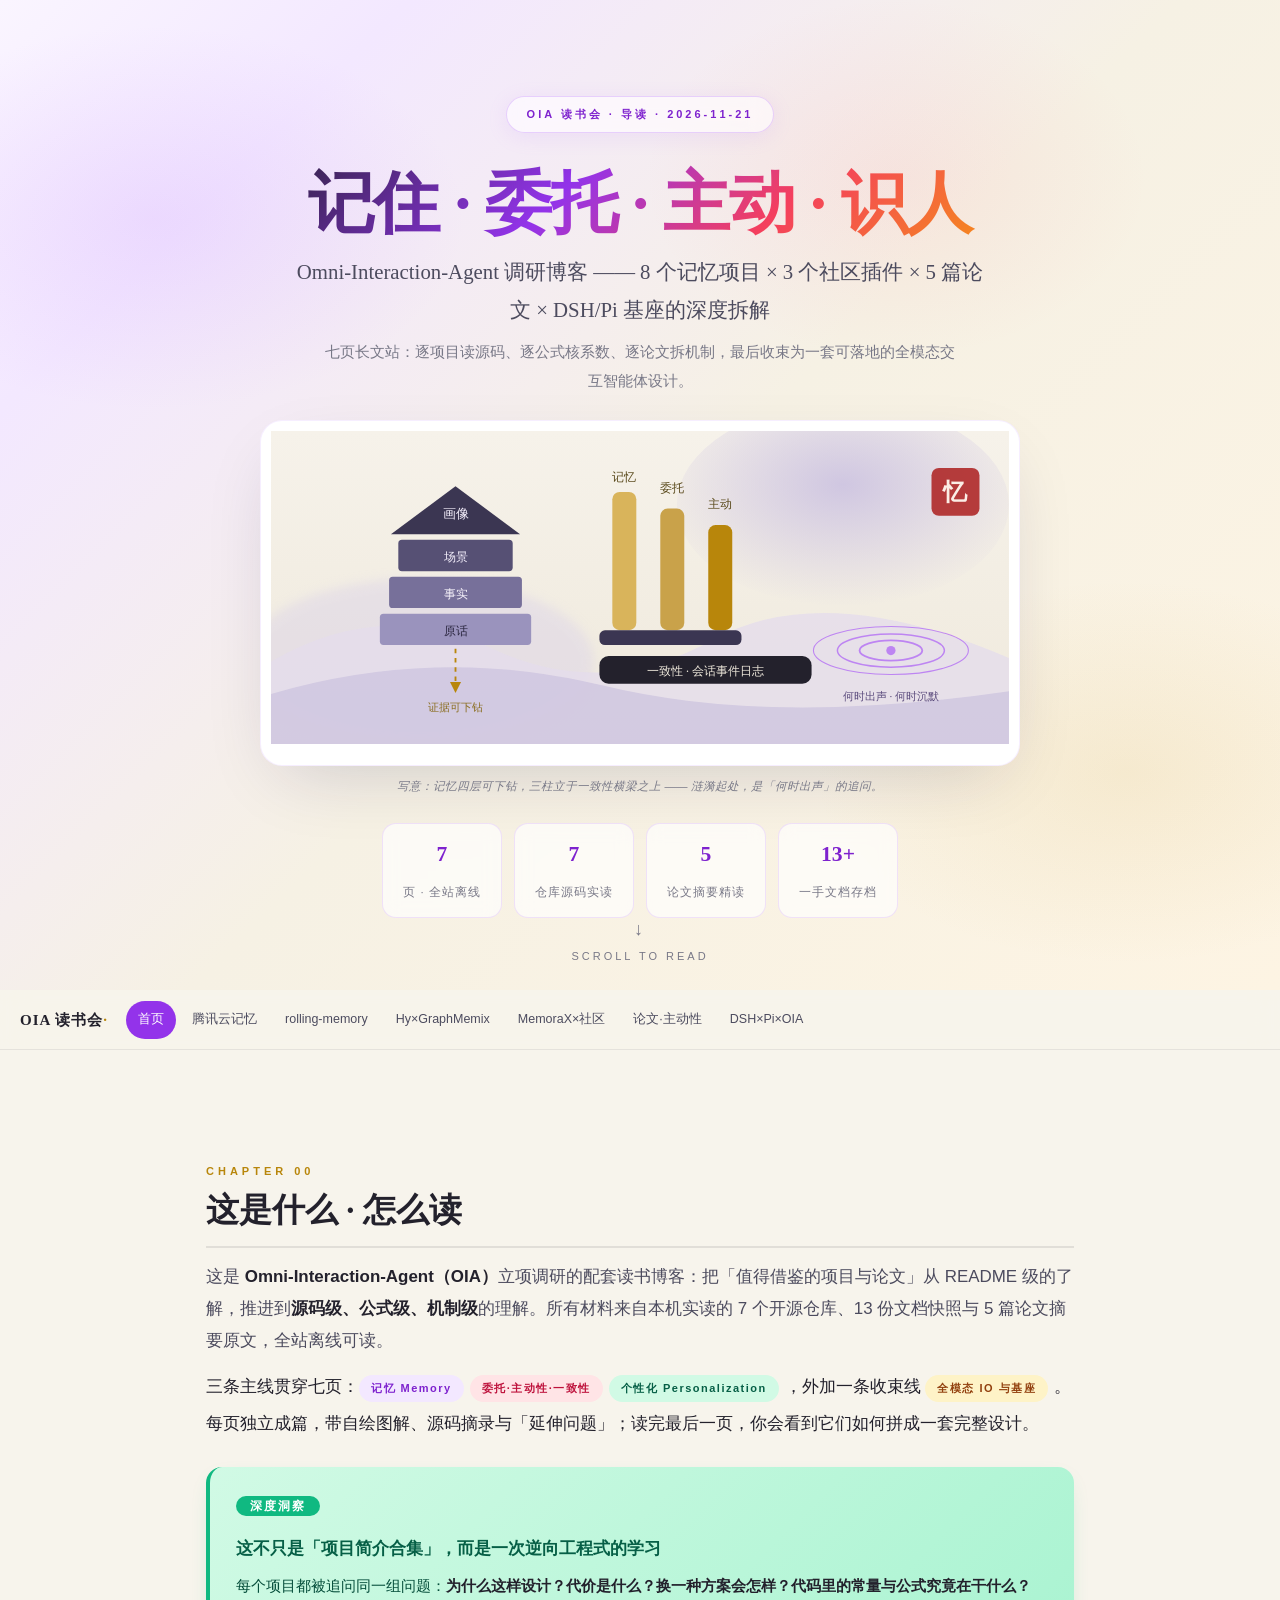
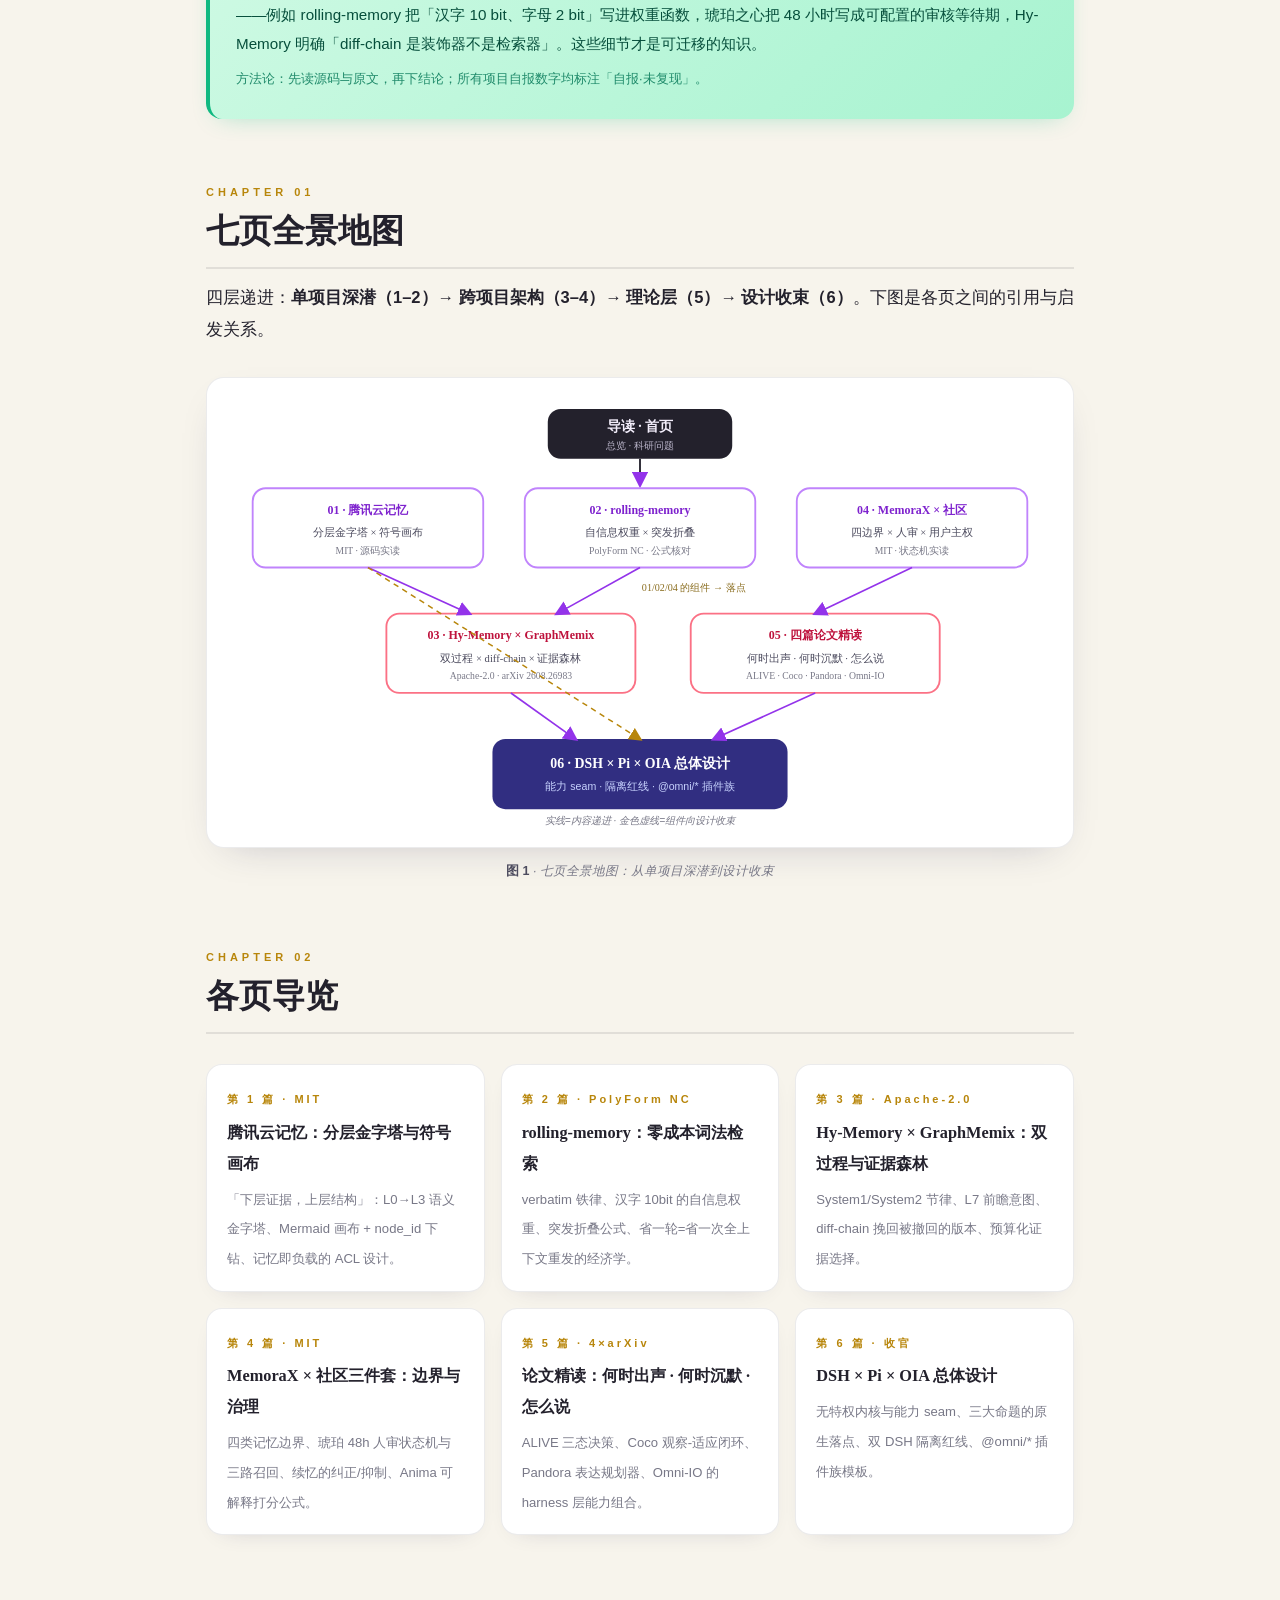
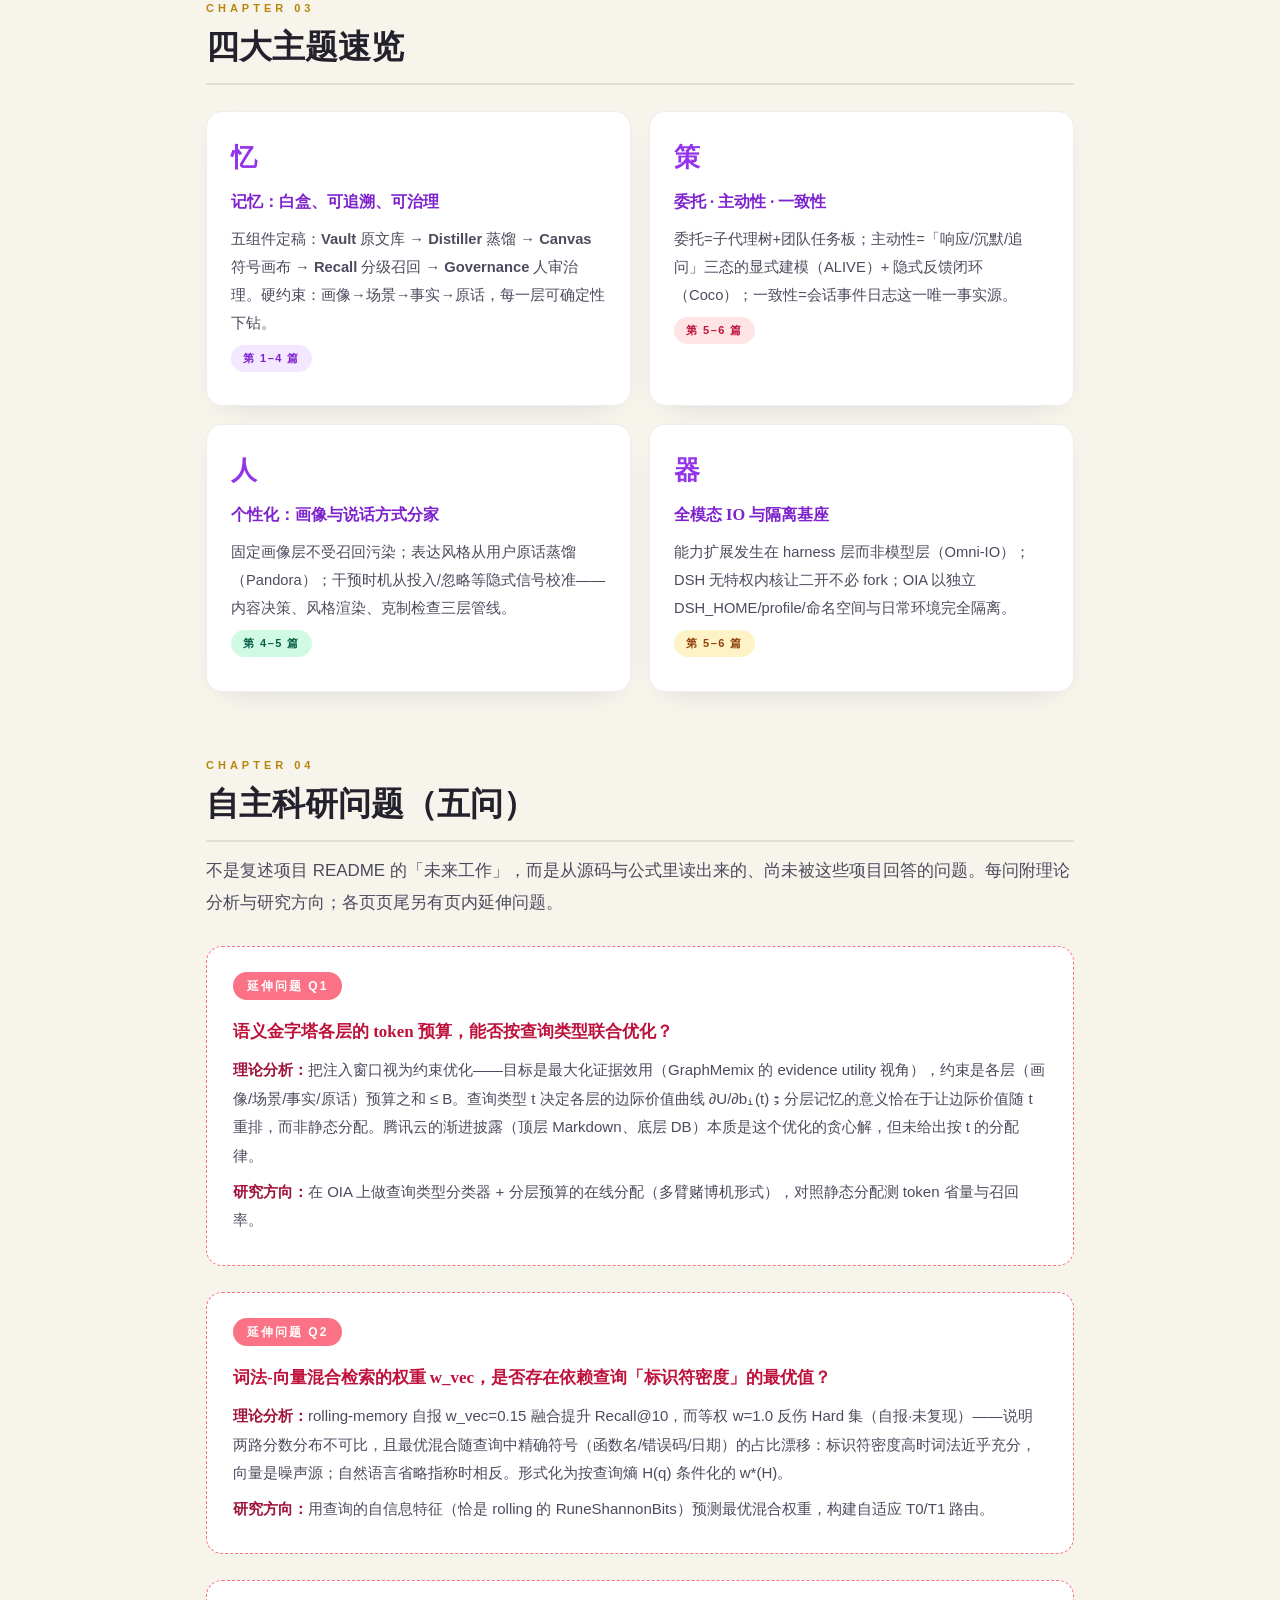
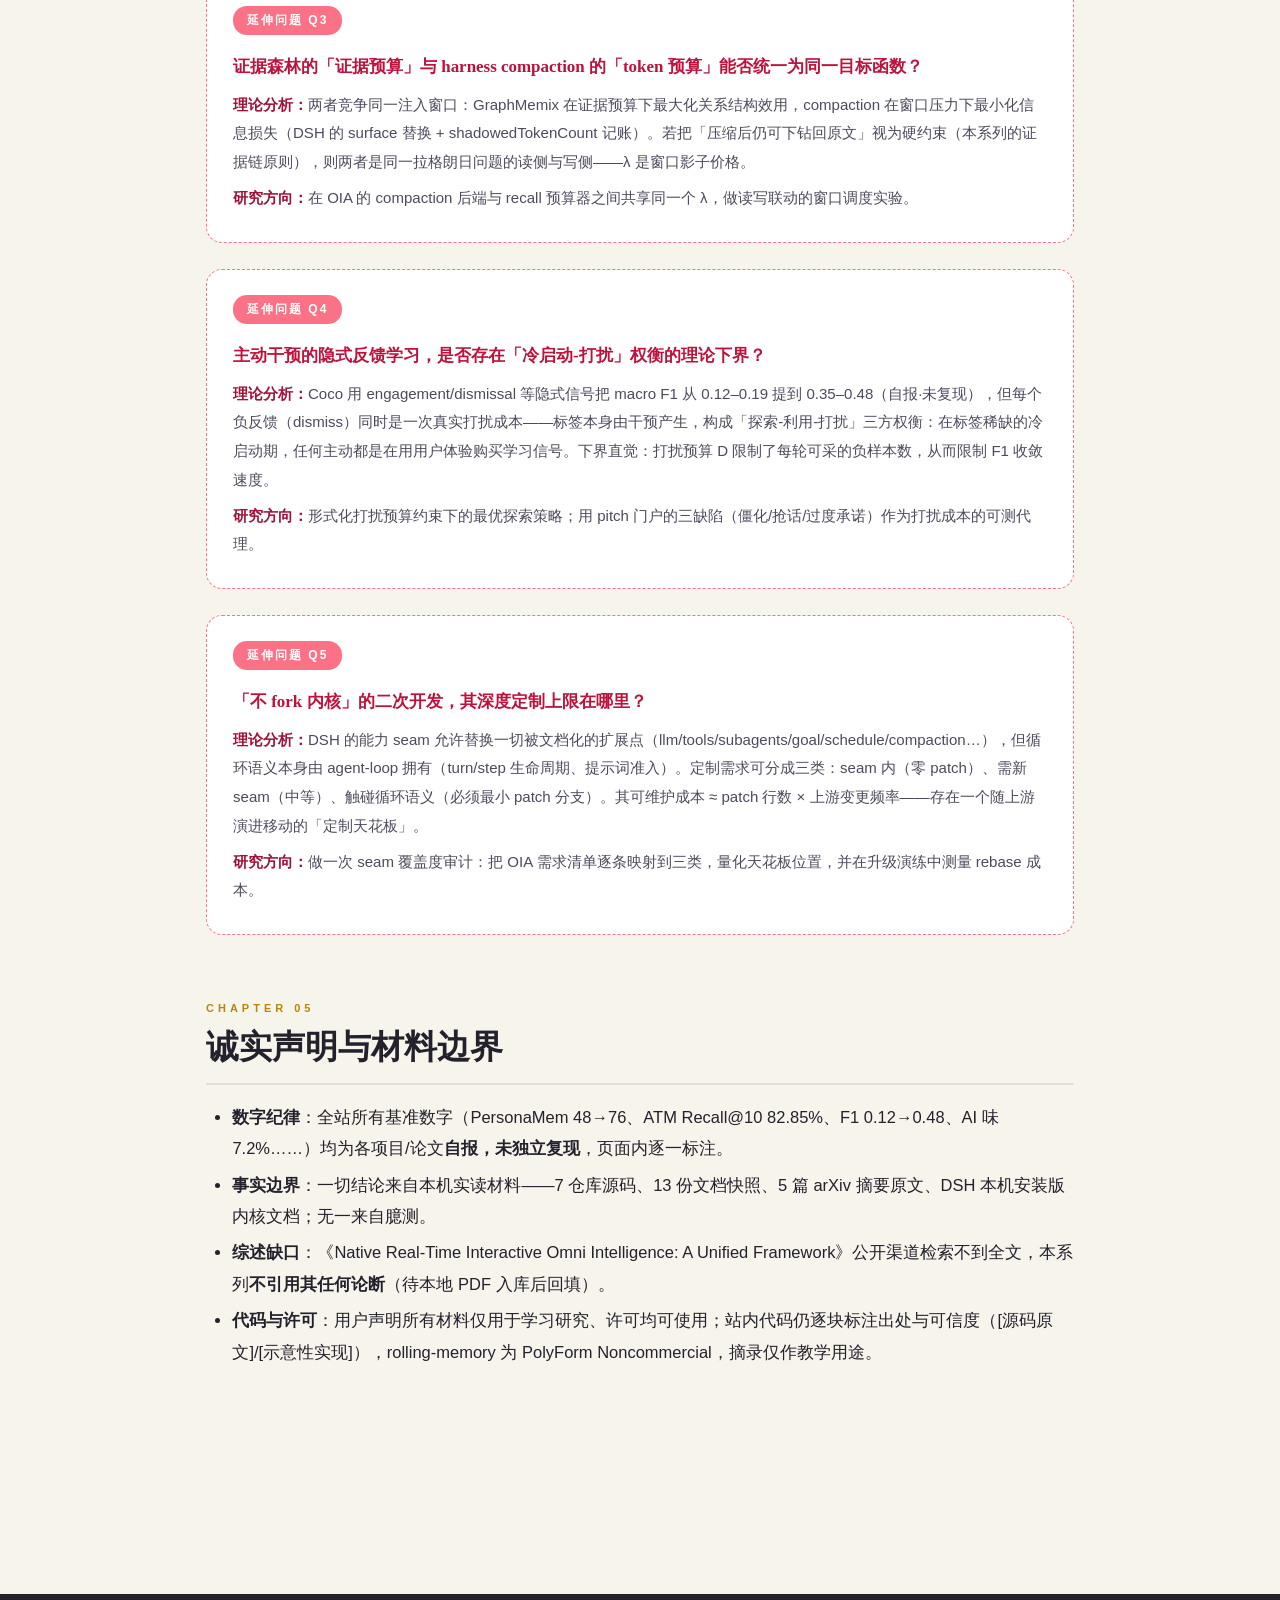
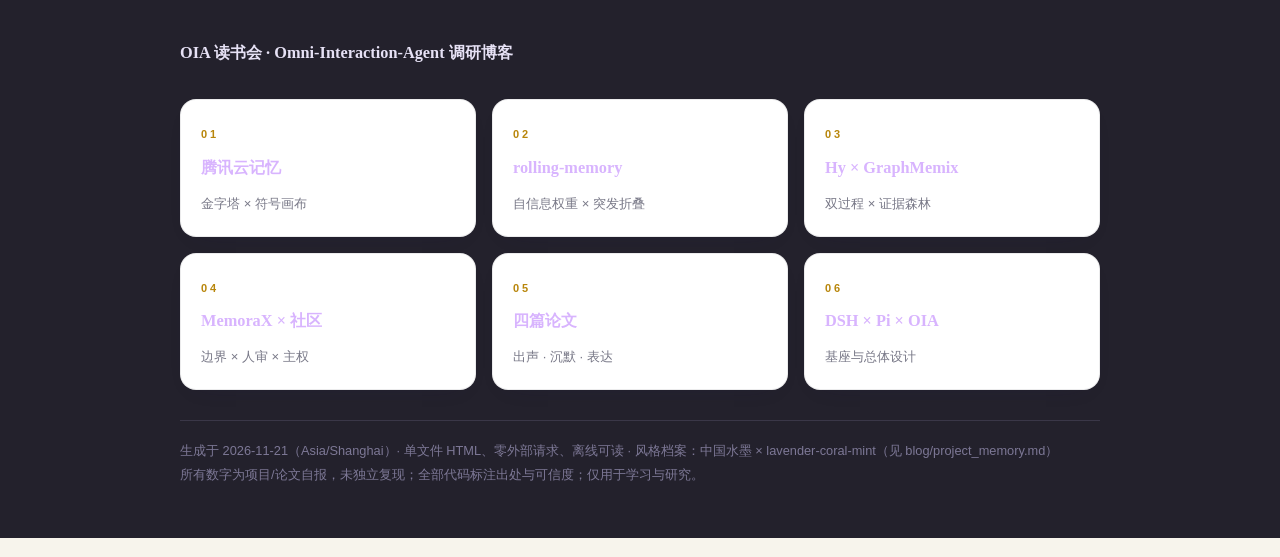
<file: index.html>
<!DOCTYPE html>
<html lang="zh-CN">
<head>
<meta charset="UTF-8">
<meta name="viewport" content="width=device-width, initial-scale=1.0">
<title>OIA 读书会 · Omni-Interaction-Agent 调研博客</title>
<meta http-equiv="refresh" content="0; url=./blog/">
<link rel="canonical" href="./blog/">
<style>
  body{margin:0;min-height:100vh;display:flex;align-items:center;justify-content:center;
    background:linear-gradient(135deg,#faf5ff 0%,#f3e8ff 30%,#f6f1e4 70%,#fdf4e3 100%);
    font-family:"Noto Serif SC","Source Han Serif SC","Microsoft YaHei",serif;color:#23212c}
  .card{background:rgba(255,255,255,.72);border:1px solid rgba(192,132,252,.35);
    border-radius:20px;padding:44px 52px;text-align:center;max-width:520px;
    box-shadow:0 24px 70px -30px rgba(30,27,75,.35)}
  h1{font-size:1.7rem;margin:.2em 0 .5em;letter-spacing:.04em}
  h1 i{color:#b8860b;font-style:normal}
  p{color:#4c4b5e;line-height:1.9;margin:.4em 0}
  a.btn{display:inline-block;margin-top:18px;background:#9333ea;color:#fff;text-decoration:none;
    padding:12px 34px;border-radius:999px;font-size:.98rem;letter-spacing:2px}
  a.btn:hover{background:#7e22ce}
  .fine{font-size:.78rem;color:#787887;margin-top:22px}
</style>
</head>
<body>
  <div class="card">
    <p style="font-size:.8rem;letter-spacing:4px;color:#b8860b">OIA 读书会</p>
    <h1>Omni-Interaction-Agent<i>·</i>调研博客</h1>
    <p>正在进入博客首页 —— 七页离线长文站：<br>
       8 个记忆项目 × 3 个社区插件 × 5 篇论文 × DSH/Pi 基座的源码级拆解。</p>
    <a class="btn" href="./blog/">进入博客 →</a>
    <p class="fine">若未自动跳转，请点击上方按钮。</p>
  </div>
</body>
</html>
</file>
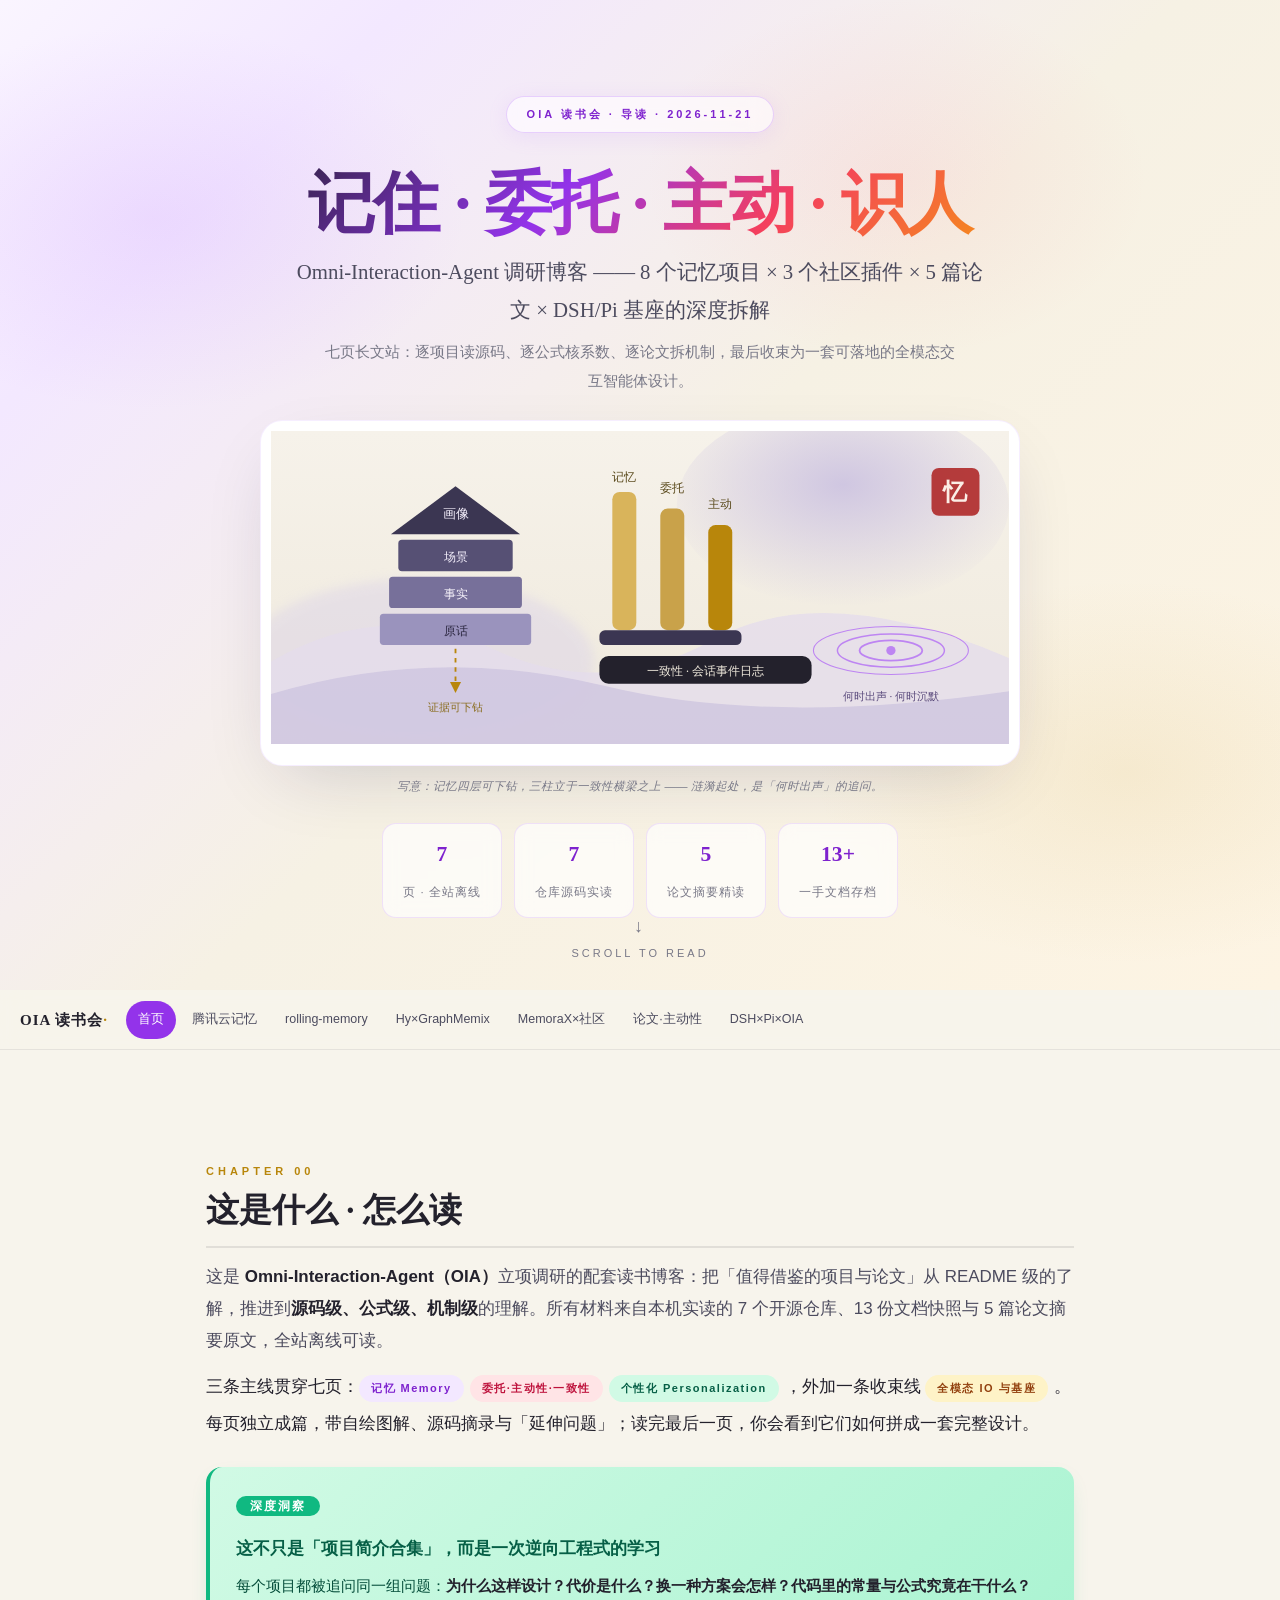
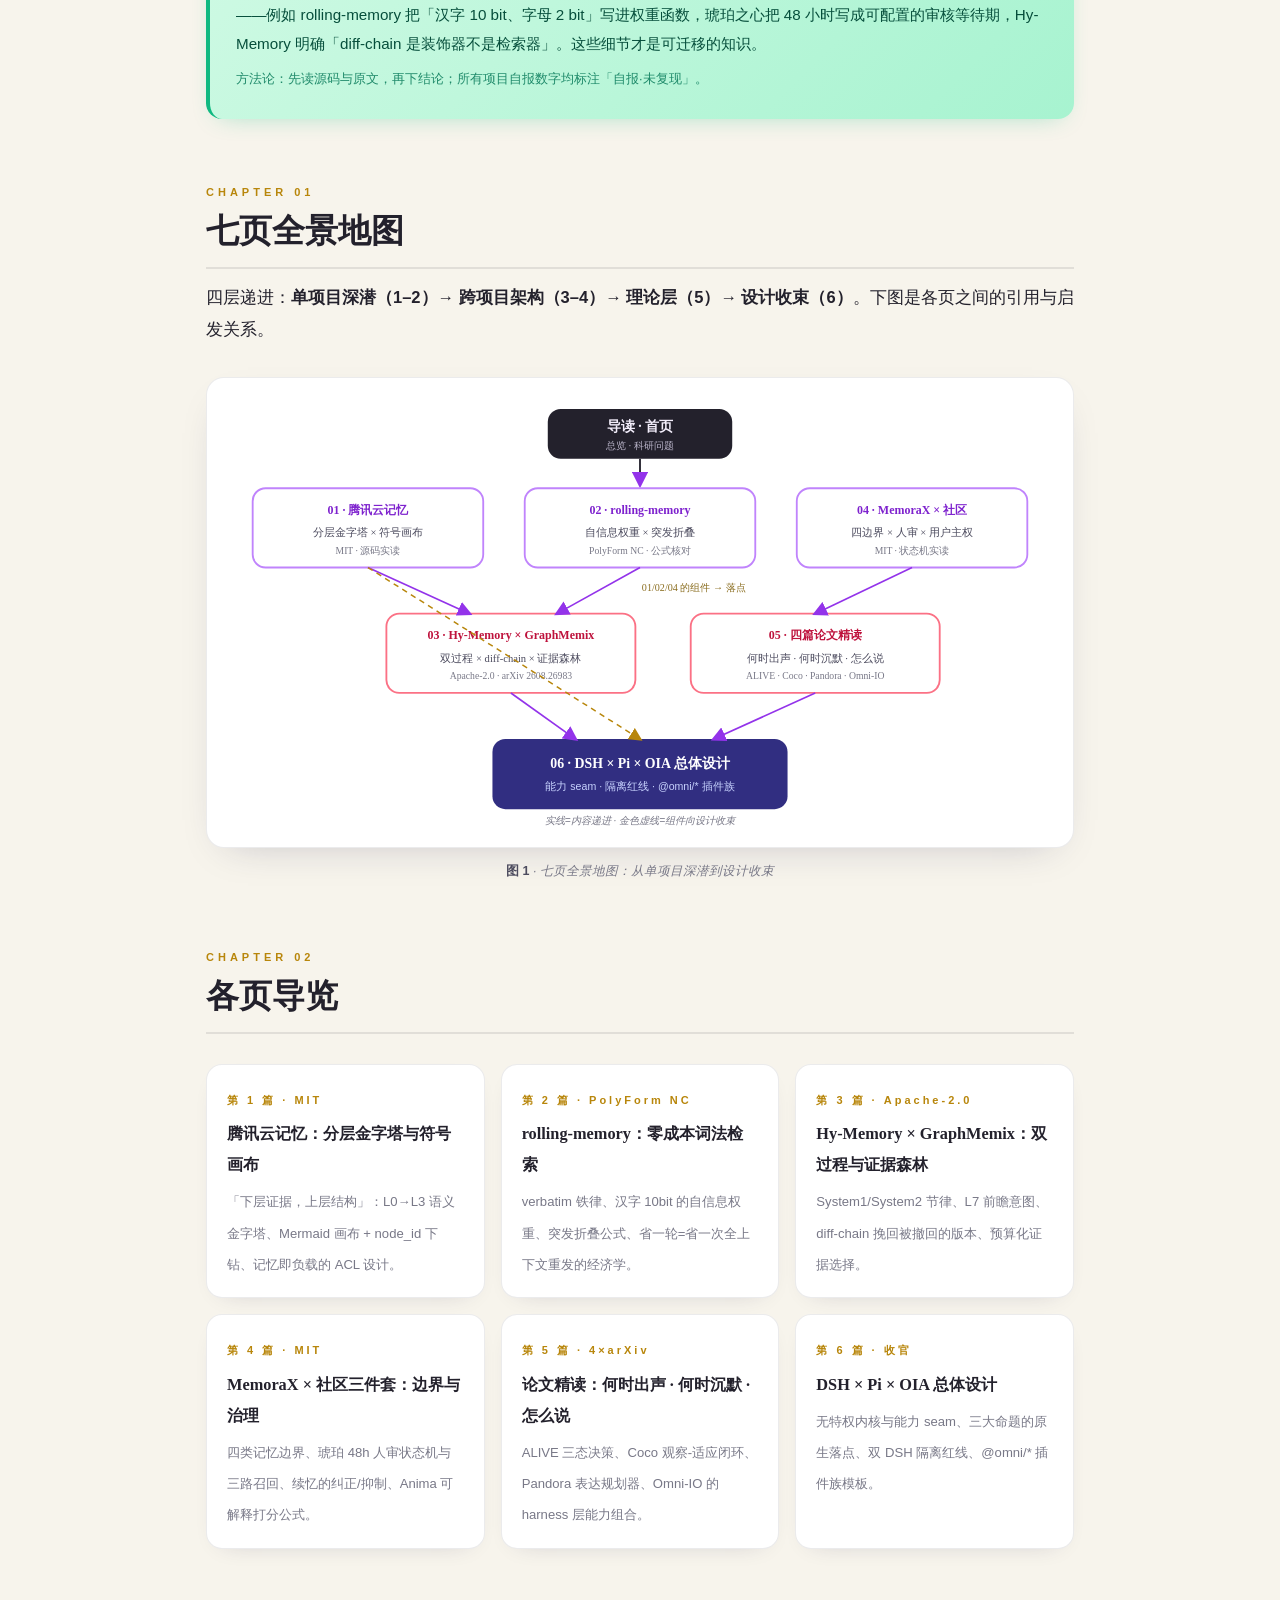
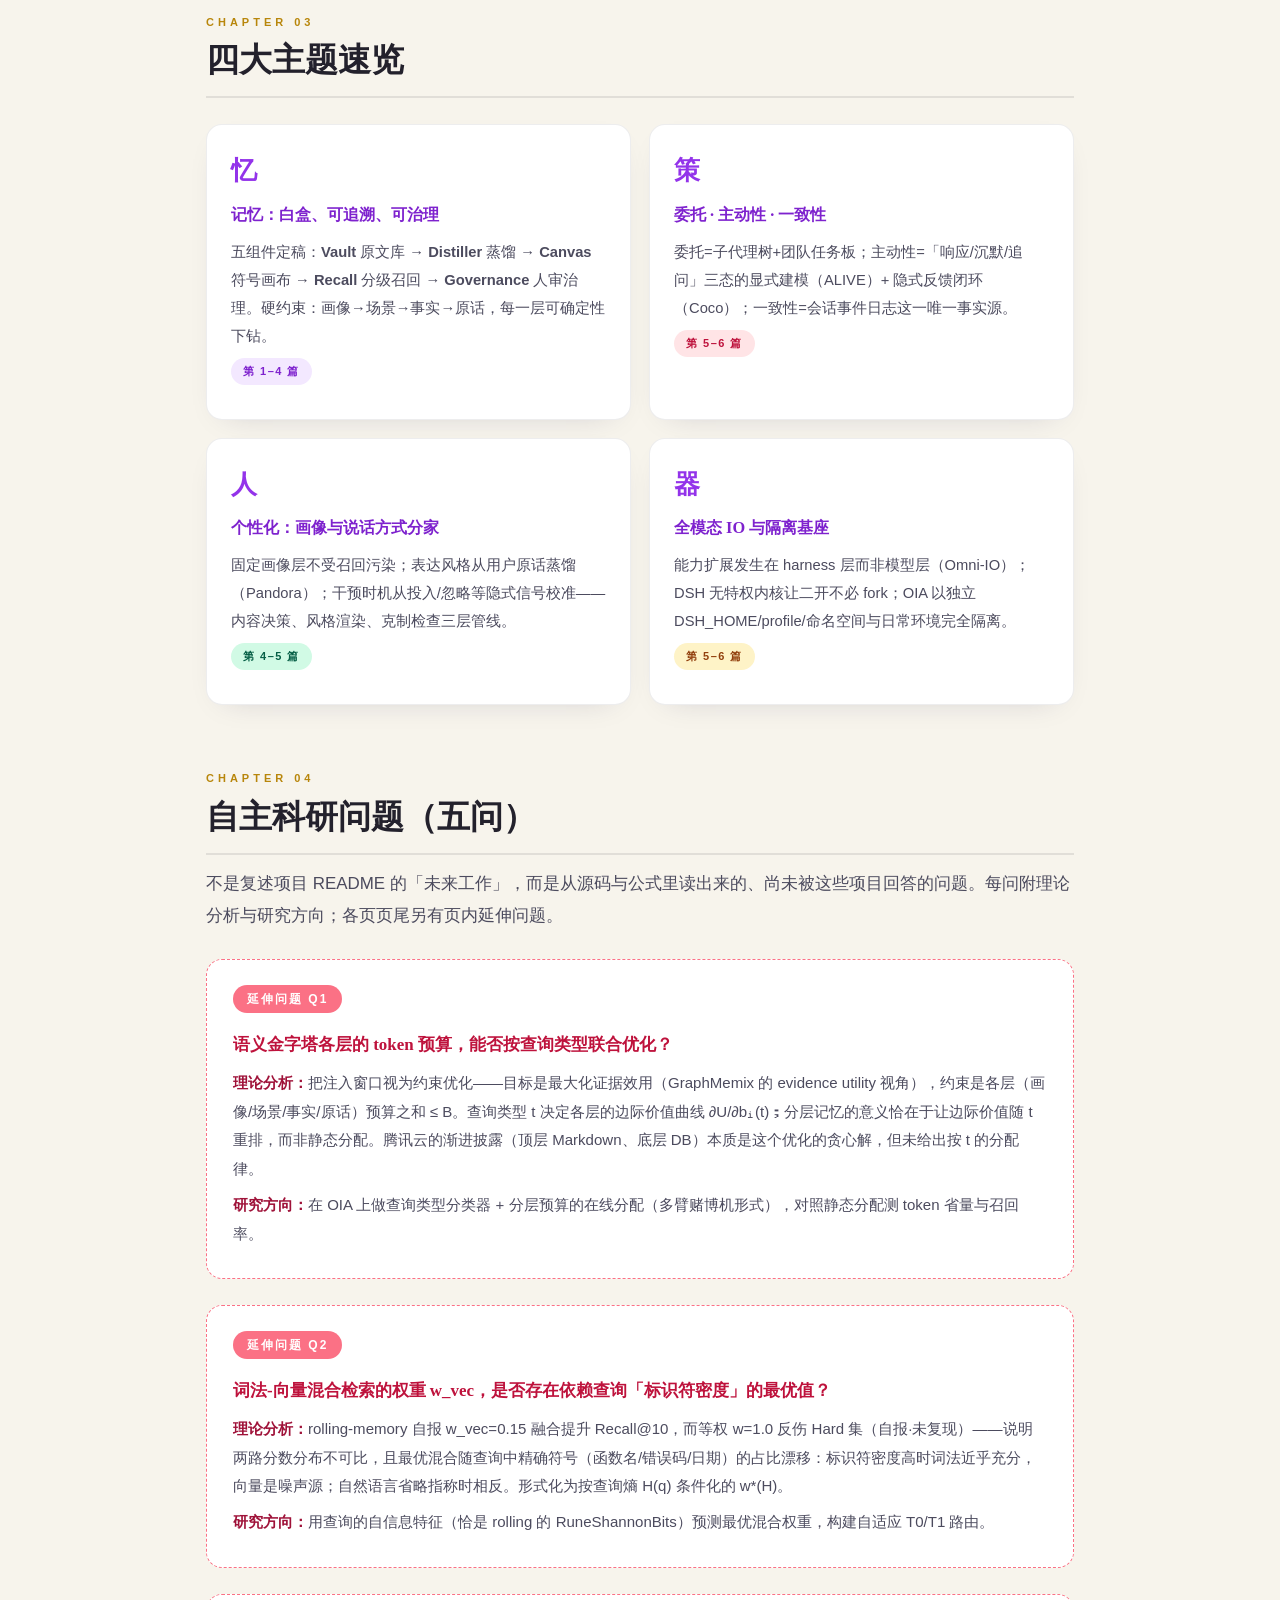
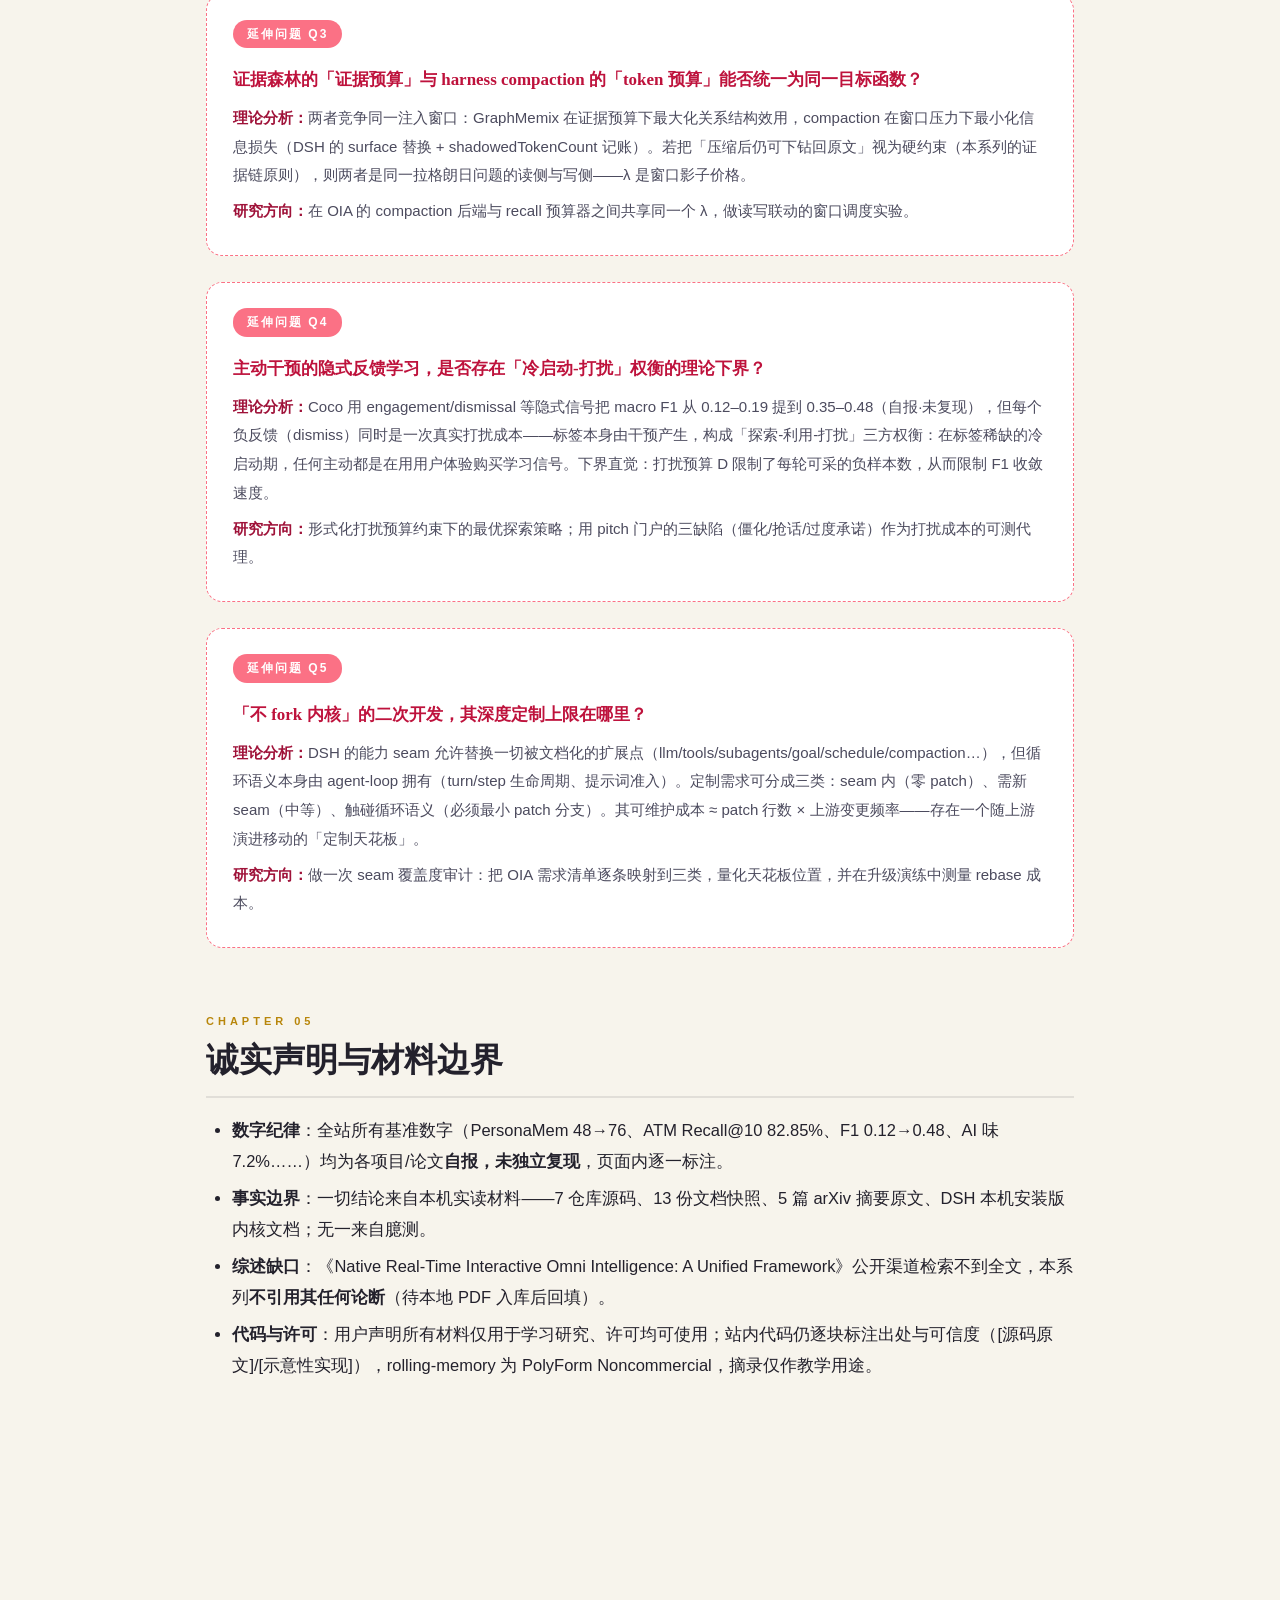
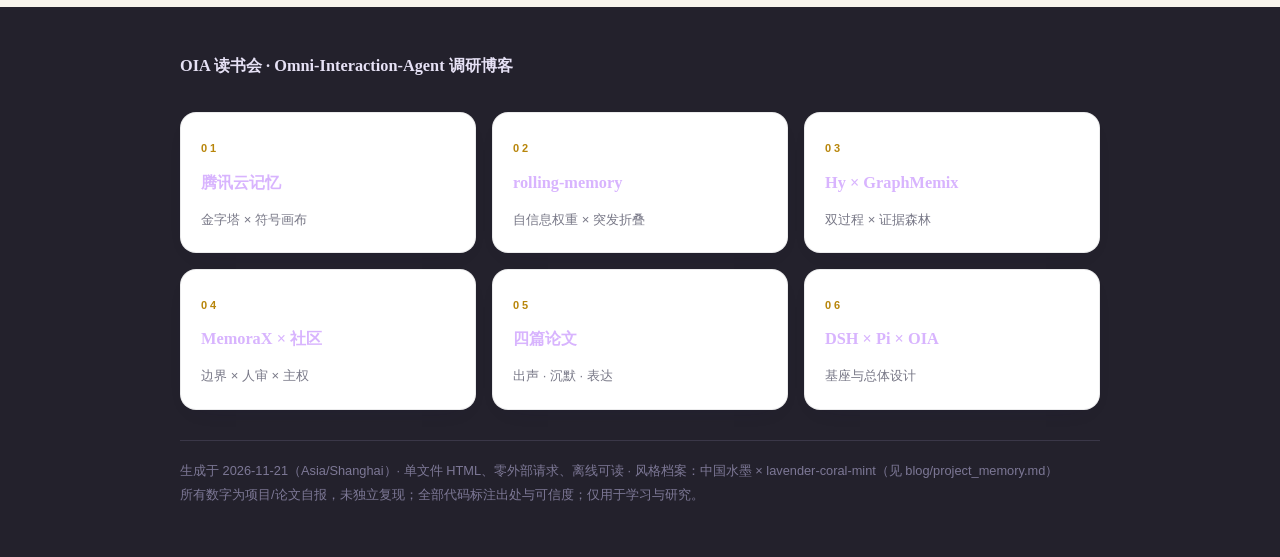
<file: blog/index.html>
<!DOCTYPE html>
<html lang="zh-CN">
<head>
<meta charset="UTF-8">
<meta name="viewport" content="width=device-width, initial-scale=1.0">
<title>OIA 读书会 · Omni-Interaction-Agent 调研博客</title>
<link rel="stylesheet" href="assets/css/style.css">
</head>
<body>

<!-- ================= HERO（模板 A · 水墨封面） ================= -->
<div class="hero">
  <div class="hero-wrap">
    <div class="hero-badge">OIA 读书会 · 导读 · 2026-11-21</div>
    <h1>记住 · 委托 · 主动 · 识人</h1>
    <p class="hero-tagline">Omni-Interaction-Agent 调研博客 —— 8 个记忆项目 × 3 个社区插件 × 5 篇论文 × DSH/Pi 基座的深度拆解</p>
    <p class="hero-desc">七页长文站：逐项目读源码、逐公式核系数、逐论文拆机制，最后收束为一套可落地的全模态交互智能体设计。</p>
    <div class="hero-art">
      <div class="cover-frame">
        <!-- 自绘水墨封面：分层记忆 + 三支柱 + 证据链 -->
        <svg viewBox="0 0 800 340" role="img" aria-label="水墨封面：记忆金字塔与三支柱">
          <defs>
            <linearGradient id="sky" x1="0" y1="0" x2="0" y2="1">
              <stop offset="0" stop-color="#f6f2ea"/><stop offset="1" stop-color="#efe9dc"/>
            </linearGradient>
            <radialGradient id="ink1" cx="0.5" cy="0.4" r="0.6">
              <stop offset="0" stop-color="#c9bfe0" stop-opacity="0.85"/>
              <stop offset="1" stop-color="#c9bfe0" stop-opacity="0"/>
            </radialGradient>
            <filter id="blur"><feGaussianBlur stdDeviation="6"/></filter>
          </defs>
          <rect width="800" height="340" fill="url(#sky)"/>
          <ellipse cx="620" cy="80" rx="180" ry="110" fill="url(#ink1)"/>
          <ellipse cx="160" cy="250" rx="190" ry="90" fill="#dcd4e8" opacity="0.5" filter="url(#blur)"/>
          <!-- 远山 -->
          <path d="M0 250 Q120 180 240 236 T480 226 T800 246 L800 340 L0 340 Z" fill="#e4ddec" opacity="0.75"/>
          <path d="M0 285 Q180 232 360 276 T800 282 L800 340 L0 340 Z" fill="#cfc6e0" opacity="0.8"/>
          <!-- 记忆金字塔（四层，墨色渐层） -->
          <g transform="translate(120,60)">
            <polygon points="80,0 150,52 10,52" fill="#3b3652"/>
            <rect x="18" y="58" width="124" height="34" rx="4" fill="#565074"/>
            <rect x="8" y="98" width="144" height="34" rx="4" fill="#77709a"/>
            <rect x="-2" y="138" width="164" height="34" rx="4" fill="#9a93bd"/>
            <text x="80" y="34" text-anchor="middle" fill="#f3eefb" font-size="14" font-family="serif">画像</text>
            <text x="80" y="81" text-anchor="middle" fill="#f3eefb" font-size="13" font-family="serif">场景</text>
            <text x="80" y="121" text-anchor="middle" fill="#f6f2fb" font-size="13" font-family="serif">事实</text>
            <text x="80" y="161" text-anchor="middle" fill="#2b2740" font-size="13" font-family="serif">原话</text>
            <!-- 下钻虚线 -->
            <line x1="80" y1="176" x2="80" y2="216" stroke="#b8860b" stroke-width="2" stroke-dasharray="5 5"/>
            <polygon points="80,224 74,212 86,212" fill="#b8860b"/>
            <text x="80" y="244" text-anchor="middle" fill="#8a6d1f" font-size="11.5" font-family="serif">证据可下钻</text>
          </g>
          <!-- 三支柱（泥金立柱） -->
          <g transform="translate(370,66)">
            <rect x="0" y="0" width="26" height="150" rx="8" fill="#d9b45b"/>
            <rect x="52" y="18" width="26" height="132" rx="8" fill="#c9a24a"/>
            <rect x="104" y="36" width="26" height="114" rx="8" fill="#b8860b"/>
            <rect x="-14" y="150" width="154" height="16" rx="6" fill="#3b3652"/>
            <text x="13" y="-12" text-anchor="middle" fill="#5a4a1c" font-size="13" font-family="serif">记忆</text>
            <text x="65" y="0" text-anchor="middle" fill="#5a4a1c" font-size="13" font-family="serif">委托</text>
            <text x="117" y="18" text-anchor="middle" fill="#5a4a1c" font-size="13" font-family="serif">主动</text>
          </g>
          <!-- 一致性底座横梁 -->
          <g transform="translate(356,244)">
            <rect x="0" y="0" width="230" height="30" rx="10" fill="#23212c"/>
            <text x="115" y="20" text-anchor="middle" fill="#efe9dc" font-size="13" font-family="serif">一致性 · 会话事件日志</text>
          </g>
          <!-- 涟漪（主动性） -->
          <g stroke="#a855f7" fill="none" opacity="0.65">
            <ellipse cx="672" cy="238" rx="34" ry="11" stroke-width="2"/>
            <ellipse cx="672" cy="238" rx="58" ry="18" stroke-width="1.6"/>
            <ellipse cx="672" cy="238" rx="84" ry="26" stroke-width="1.2"/>
            <circle cx="672" cy="238" r="5" fill="#a855f7" stroke="none"/>
          </g>
          <text x="672" y="292" text-anchor="middle" fill="#5a4a7c" font-size="12" font-family="serif">何时出声 · 何时沉默</text>
          <!-- 题字印章 -->
          <g transform="translate(716,40)">
            <rect width="52" height="52" rx="8" fill="#b02a2a" opacity="0.9"/>
            <text x="26" y="35" text-anchor="middle" fill="#fbeee6" font-size="26" font-family="serif" font-weight="bold">忆</text>
          </g>
        </svg>
      </div>
      <p class="hero-caption">写意：记忆四层可下钻，三柱立于一致性横梁之上 —— 涟漪起处，是「何时出声」的追问。</p>
    </div>
    <div class="hero-stats">
      <div class="stat"><b>7</b><span>页 · 全站离线</span></div>
      <div class="stat"><b>7</b><span>仓库源码实读</span></div>
      <div class="stat"><b>5</b><span>论文摘要精读</span></div>
      <div class="stat"><b>13+</b><span>一手文档存档</span></div>
    </div>
  </div>
  <div class="scroll-hint"><span>↓</span>Scroll to Read</div>
</div>

<nav class="navbar">
  <span class="brand">OIA 读书会<i>·</i></span>
  <a class="active" href="index.html">首页</a>
  <a href="posts/01-tencentdb-memory.html">腾讯云记忆</a>
  <a href="posts/02-rolling-memory.html">rolling-memory</a>
  <a href="posts/03-hy-graphmemix.html">Hy×GraphMemix</a>
  <a href="posts/04-memorax-community.html">MemoraX×社区</a>
  <a href="posts/05-omni-papers.html">论文·主动性</a>
  <a href="posts/06-dsh-pi-oia.html">DSH×Pi×OIA</a>
</nav>

<div class="wrap">

  <!-- ============ 导读 ============ -->
  <section class="chapter">
    <div class="chapter-no">CHAPTER 00</div>
    <h2 class="chapter-title">这是什么 · 怎么读</h2>
    <p class="lead">这是 <strong>Omni-Interaction-Agent（OIA）</strong>立项调研的配套读书博客：把「值得借鉴的项目与论文」从 README 级的了解，推进到<strong>源码级、公式级、机制级</strong>的理解。所有材料来自本机实读的 7 个开源仓库、13 份文档快照与 5 篇论文摘要原文，全站离线可读。</p>
    <p>三条主线贯穿七页：<span class="pill lav">记忆 Memory</span><span class="pill coral">委托·主动性·一致性</span><span class="pill mint">个性化 Personalization</span>，外加一条收束线 <span class="pill warm">全模态 IO 与基座</span>。每页独立成篇，带自绘图解、源码摘录与「延伸问题」；读完最后一页，你会看到它们如何拼成一套完整设计。</p>
    <div class="insight-box">
      <span class="tag-insight">深度洞察</span>
      <h4>这不只是「项目简介合集」，而是一次逆向工程式的学习</h4>
      <p>每个项目都被追问同一组问题：<strong>为什么这样设计？代价是什么？换一种方案会怎样？代码里的常量与公式究竟在干什么？</strong>——例如 rolling-memory 把「汉字 10 bit、字母 2 bit」写进权重函数，琥珀之心把 48 小时写成可配置的审核等待期，Hy-Memory 明确「diff-chain 是装饰器不是检索器」。这些细节才是可迁移的知识。</p>
      <p class="cite">方法论：先读源码与原文，再下结论；所有项目自报数字均标注「自报·未复现」。</p>
    </div>
  </section>

  <!-- ============ 全景地图 ============ -->
  <section class="chapter">
    <div class="chapter-no">CHAPTER 01</div>
    <h2 class="chapter-title">七页全景地图</h2>
    <p>四层递进：<strong>单项目深潜（1–2）→ 跨项目架构（3–4）→ 理论层（5）→ 设计收束（6）</strong>。下图是各页之间的引用与启发关系。</p>
    <figure class="svg-figure">
      <div class="svg-card">
        <svg viewBox="0 0 900 470" role="img" aria-label="博客七页关系全景图">
          <defs>
            <marker id="ar" markerWidth="9" markerHeight="9" refX="7" refY="4.5" orient="auto">
              <path d="M0,0 L9,4.5 L0,9 z" fill="#9333ea"/>
            </marker>
            <marker id="arg" markerWidth="9" markerHeight="9" refX="7" refY="4.5" orient="auto">
              <path d="M0,0 L9,4.5 L0,9 z" fill="#b8860b"/>
            </marker>
          </defs>
          <!-- 首页 -->
          <rect x="350" y="14" width="200" height="54" rx="14" fill="#23212c"/>
          <text x="450" y="38" text-anchor="middle" fill="#f3eefb" font-size="15" font-family="serif" font-weight="bold">导读 · 首页</text>
          <text x="450" y="57" text-anchor="middle" fill="#b9b4c9" font-size="11">总览 · 科研问题</text>
          <line x1="450" y1="68" x2="450" y2="96" stroke="#23212c" stroke-width="2" marker-end="url(#ar)"/>
          <!-- 第一层 单项目深潜 -->
          <g font-size="13" font-family="serif">
            <rect x="30" y="100" width="250" height="86" rx="14" fill="#fff" stroke="#c084fc" stroke-width="2"/>
            <text x="155" y="128" text-anchor="middle" fill="#7e22ce" font-weight="bold">01 · 腾讯云记忆</text>
            <text x="155" y="152" text-anchor="middle" fill="#4c4b5e" font-size="11.5">分层金字塔 × 符号画布</text>
            <text x="155" y="171" text-anchor="middle" fill="#787887" font-size="10.5">MIT · 源码实读</text>
            <rect x="325" y="100" width="250" height="86" rx="14" fill="#fff" stroke="#c084fc" stroke-width="2"/>
            <text x="450" y="128" text-anchor="middle" fill="#7e22ce" font-weight="bold">02 · rolling-memory</text>
            <text x="450" y="152" text-anchor="middle" fill="#4c4b5e" font-size="11.5">自信息权重 × 突发折叠</text>
            <text x="450" y="171" text-anchor="middle" fill="#787887" font-size="10.5">PolyForm NC · 公式核对</text>
            <rect x="620" y="100" width="250" height="86" rx="14" fill="#fff" stroke="#c084fc" stroke-width="2"/>
            <text x="745" y="128" text-anchor="middle" fill="#7e22ce" font-weight="bold">04 · MemoraX × 社区</text>
            <text x="745" y="152" text-anchor="middle" fill="#4c4b5e" font-size="11.5">四边界 × 人审 × 用户主权</text>
            <text x="745" y="171" text-anchor="middle" fill="#787887" font-size="10.5">MIT · 状态机实读</text>
          </g>
          <!-- 第二层 -->
          <g font-size="13" font-family="serif">
            <rect x="175" y="236" width="270" height="86" rx="14" fill="#fff" stroke="#fb7185" stroke-width="2"/>
            <text x="310" y="264" text-anchor="middle" fill="#be123c" font-weight="bold">03 · Hy-Memory × GraphMemix</text>
            <text x="310" y="288" text-anchor="middle" fill="#4c4b5e" font-size="11.5">双过程 × diff-chain × 证据森林</text>
            <text x="310" y="307" text-anchor="middle" fill="#787887" font-size="10.5">Apache-2.0 · arXiv 2608.26983</text>
            <rect x="505" y="236" width="270" height="86" rx="14" fill="#fff" stroke="#fb7185" stroke-width="2"/>
            <text x="640" y="264" text-anchor="middle" fill="#be123c" font-weight="bold">05 · 四篇论文精读</text>
            <text x="640" y="288" text-anchor="middle" fill="#4c4b5e" font-size="11.5">何时出声 · 何时沉默 · 怎么说</text>
            <text x="640" y="307" text-anchor="middle" fill="#787887" font-size="10.5">ALIVE · Coco · Pandora · Omni-IO</text>
          </g>
          <!-- 收束 -->
          <rect x="290" y="372" width="320" height="76" rx="14" fill="#312e81"/>
          <text x="450" y="403" text-anchor="middle" fill="#fff" font-size="15" font-family="serif" font-weight="bold">06 · DSH × Pi × OIA 总体设计</text>
          <text x="450" y="427" text-anchor="middle" fill="#c7d2fe" font-size="11.5">能力 seam · 隔离红线 · @omni/* 插件族</text>
          <!-- 边 -->
          <line x1="155" y1="186" x2="265" y2="236" stroke="#9333ea" stroke-width="1.8" marker-end="url(#ar)"/>
          <line x1="450" y1="186" x2="360" y2="236" stroke="#9333ea" stroke-width="1.8" marker-end="url(#ar)"/>
          <line x1="745" y1="186" x2="640" y2="236" stroke="#9333ea" stroke-width="1.8" marker-end="url(#ar)"/>
          <line x1="310" y1="322" x2="380" y2="372" stroke="#9333ea" stroke-width="1.8" marker-end="url(#ar)"/>
          <line x1="640" y1="322" x2="530" y2="372" stroke="#9333ea" stroke-width="1.8" marker-end="url(#ar)"/>
          <line x1="155" y1="186" x2="450" y2="372" stroke="#b8860b" stroke-width="1.6" stroke-dasharray="6 5" marker-end="url(#arg)"/>
          <text x="452" y="212" fill="#8a6d1f" font-size="11" font-family="serif">01/02/04 的组件 → 落点</text>
          <!-- 图注 -->
          <text x="450" y="464" text-anchor="middle" fill="#787887" font-size="11" font-style="italic">实线=内容递进 · 金色虚线=组件向设计收束</text>
        </svg>
      </div>
      <figcaption><b>图 1</b> · 七页全景地图：从单项目深潜到设计收束</figcaption>
    </figure>
  </section>

  <!-- ============ 各页导览 ============ -->
  <section class="chapter">
    <div class="chapter-no">CHAPTER 02</div>
    <h2 class="chapter-title">各页导览</h2>
    <div class="post-nav">
      <a href="posts/01-tencentdb-memory.html">
        <span class="no">第 1 篇 · MIT</span>
        <span class="t">腾讯云记忆：分层金字塔与符号画布</span>
        <span class="d">「下层证据，上层结构」：L0→L3 语义金字塔、Mermaid 画布 + node_id 下钻、记忆即负载的 ACL 设计。</span>
      </a>
      <a href="posts/02-rolling-memory.html">
        <span class="no">第 2 篇 · PolyForm NC</span>
        <span class="t">rolling-memory：零成本词法检索</span>
        <span class="d">verbatim 铁律、汉字 10bit 的自信息权重、突发折叠公式、省一轮=省一次全上下文重发的经济学。</span>
      </a>
      <a href="posts/03-hy-graphmemix.html">
        <span class="no">第 3 篇 · Apache-2.0</span>
        <span class="t">Hy-Memory × GraphMemix：双过程与证据森林</span>
        <span class="d">System1/System2 节律、L7 前瞻意图、diff-chain 挽回被撤回的版本、预算化证据选择。</span>
      </a>
      <a href="posts/04-memorax-community.html">
        <span class="no">第 4 篇 · MIT</span>
        <span class="t">MemoraX × 社区三件套：边界与治理</span>
        <span class="d">四类记忆边界、琥珀 48h 人审状态机与三路召回、续忆的纠正/抑制、Anima 可解释打分公式。</span>
      </a>
      <a href="posts/05-omni-papers.html">
        <span class="no">第 5 篇 · 4×arXiv</span>
        <span class="t">论文精读：何时出声 · 何时沉默 · 怎么说</span>
        <span class="d">ALIVE 三态决策、Coco 观察-适应闭环、Pandora 表达规划器、Omni-IO 的 harness 层能力组合。</span>
      </a>
      <a href="posts/06-dsh-pi-oia.html">
        <span class="no">第 6 篇 · 收官</span>
        <span class="t">DSH × Pi × OIA 总体设计</span>
        <span class="d">无特权内核与能力 seam、三大命题的原生落点、双 DSH 隔离红线、@omni/* 插件族模板。</span>
      </a>
    </div>
  </section>

  <!-- ============ 四大主题速览 ============ -->
  <section class="chapter">
    <div class="chapter-no">CHAPTER 03</div>
    <h2 class="chapter-title">四大主题速览</h2>
    <div class="grid c2">
      <div class="card">
        <span class="k">忆</span>
        <h4>记忆：白盒、可追溯、可治理</h4>
        <p>五组件定稿：<b>Vault</b> 原文库 → <b>Distiller</b> 蒸馏 → <b>Canvas</b> 符号画布 → <b>Recall</b> 分级召回 → <b>Governance</b> 人审治理。硬约束：画像→场景→事实→原话，每一层可确定性下钻。</p>
        <p><span class="pill lav">第 1–4 篇</span></p>
      </div>
      <div class="card">
        <span class="k">策</span>
        <h4>委托 · 主动性 · 一致性</h4>
        <p>委托=子代理树+团队任务板；主动性=「响应/沉默/追问」三态的显式建模（ALIVE）+ 隐式反馈闭环（Coco）；一致性=会话事件日志这一唯一事实源。</p>
        <p><span class="pill coral">第 5–6 篇</span></p>
      </div>
      <div class="card">
        <span class="k">人</span>
        <h4>个性化：画像与说话方式分家</h4>
        <p>固定画像层不受召回污染；表达风格从用户原话蒸馏（Pandora）；干预时机从投入/忽略等隐式信号校准——内容决策、风格渲染、克制检查三层管线。</p>
        <p><span class="pill mint">第 4–5 篇</span></p>
      </div>
      <div class="card">
        <span class="k">器</span>
        <h4>全模态 IO 与隔离基座</h4>
        <p>能力扩展发生在 harness 层而非模型层（Omni-IO）；DSH 无特权内核让二开不必 fork；OIA 以独立 DSH_HOME/profile/命名空间与日常环境完全隔离。</p>
        <p><span class="pill warm">第 5–6 篇</span></p>
      </div>
    </div>
  </section>

  <!-- ============ 自主科研问题 ============ -->
  <section class="chapter">
    <div class="chapter-no">CHAPTER 04</div>
    <h2 class="chapter-title">自主科研问题（五问）</h2>
    <p class="lead">不是复述项目 README 的「未来工作」，而是从源码与公式里读出来的、尚未被这些项目回答的问题。每问附理论分析与研究方向；各页页尾另有页内延伸问题。</p>

    <div class="research-question">
      <span class="tag-q">延伸问题 Q1</span>
      <h4>语义金字塔各层的 token 预算，能否按查询类型联合优化？</h4>
      <p><span class="rq-label">理论分析：</span>把注入窗口视为约束优化——目标是最大化证据效用（GraphMemix 的 evidence utility 视角），约束是各层（画像/场景/事实/原话）预算之和 ≤ B。查询类型 t 决定各层的边际价值曲线 ∂U/∂bᵢ(t)；分层记忆的意义恰在于让边际价值随 t 重排，而非静态分配。腾讯云的渐进披露（顶层 Markdown、底层 DB）本质是这个优化的贪心解，但未给出按 t 的分配律。</p>
      <p><span class="rq-label">研究方向：</span>在 OIA 上做查询类型分类器 + 分层预算的在线分配（多臂赌博机形式），对照静态分配测 token 省量与召回率。</p>
    </div>

    <div class="research-question">
      <span class="tag-q">延伸问题 Q2</span>
      <h4>词法-向量混合检索的权重 w_vec，是否存在依赖查询「标识符密度」的最优值？</h4>
      <p><span class="rq-label">理论分析：</span>rolling-memory 自报 w_vec=0.15 融合提升 Recall@10，而等权 w=1.0 反伤 Hard 集（自报·未复现）——说明两路分数分布不可比，且最优混合随查询中精确符号（函数名/错误码/日期）的占比漂移：标识符密度高时词法近乎充分，向量是噪声源；自然语言省略指称时相反。形式化为按查询熵 H(q) 条件化的 w*(H)。</p>
      <p><span class="rq-label">研究方向：</span>用查询的自信息特征（恰是 rolling 的 RuneShannonBits）预测最优混合权重，构建自适应 T0/T1 路由。</p>
    </div>

    <div class="research-question">
      <span class="tag-q">延伸问题 Q3</span>
      <h4>证据森林的「证据预算」与 harness compaction 的「token 预算」能否统一为同一目标函数？</h4>
      <p><span class="rq-label">理论分析：</span>两者竞争同一注入窗口：GraphMemix 在证据预算下最大化关系结构效用，compaction 在窗口压力下最小化信息损失（DSH 的 surface 替换 + shadowedTokenCount 记账）。若把「压缩后仍可下钻回原文」视为硬约束（本系列的证据链原则），则两者是同一拉格朗日问题的读侧与写侧——λ 是窗口影子价格。</p>
      <p><span class="rq-label">研究方向：</span>在 OIA 的 compaction 后端与 recall 预算器之间共享同一个 λ，做读写联动的窗口调度实验。</p>
    </div>

    <div class="research-question">
      <span class="tag-q">延伸问题 Q4</span>
      <h4>主动干预的隐式反馈学习，是否存在「冷启动-打扰」权衡的理论下界？</h4>
      <p><span class="rq-label">理论分析：</span>Coco 用 engagement/dismissal 等隐式信号把 macro F1 从 0.12–0.19 提到 0.35–0.48（自报·未复现），但每个负反馈（dismiss）同时是一次真实打扰成本——标签本身由干预产生，构成「探索-利用-打扰」三方权衡：在标签稀缺的冷启动期，任何主动都是在用用户体验购买学习信号。下界直觉：打扰预算 D 限制了每轮可采的负样本数，从而限制 F1 收敛速度。</p>
      <p><span class="rq-label">研究方向：</span>形式化打扰预算约束下的最优探索策略；用 pitch 门户的三缺陷（僵化/抢话/过度承诺）作为打扰成本的可测代理。</p>
    </div>

    <div class="research-question">
      <span class="tag-q">延伸问题 Q5</span>
      <h4>「不 fork 内核」的二次开发，其深度定制上限在哪里？</h4>
      <p><span class="rq-label">理论分析：</span>DSH 的能力 seam 允许替换一切被文档化的扩展点（llm/tools/subagents/goal/schedule/compaction…），但循环语义本身由 agent-loop 拥有（turn/step 生命周期、提示词准入）。定制需求可分成三类：seam 内（零 patch）、需新 seam（中等）、触碰循环语义（必须最小 patch 分支）。其可维护成本 ≈ patch 行数 × 上游变更频率——存在一个随上游演进移动的「定制天花板」。</p>
      <p><span class="rq-label">研究方向：</span>做一次 seam 覆盖度审计：把 OIA 需求清单逐条映射到三类，量化天花板位置，并在升级演练中测量 rebase 成本。</p>
    </div>
  </section>

  <!-- ============ 诚实声明 ============ -->
  <section class="chapter">
    <div class="chapter-no">CHAPTER 05</div>
    <h2 class="chapter-title">诚实声明与材料边界</h2>
    <ul>
      <li><strong>数字纪律</strong>：全站所有基准数字（PersonaMem 48→76、ATM Recall@10 82.85%、F1 0.12→0.48、AI 味 7.2%……）均为各项目/论文<b>自报，未独立复现</b>，页面内逐一标注。</li>
      <li><strong>事实边界</strong>：一切结论来自本机实读材料——7 仓库源码、13 份文档快照、5 篇 arXiv 摘要原文、DSH 本机安装版内核文档；无一来自臆测。</li>
      <li><strong>综述缺口</strong>：《Native Real-Time Interactive Omni Intelligence: A Unified Framework》公开渠道检索不到全文，本系列<b>不引用其任何论断</b>（待本地 PDF 入库后回填）。</li>
      <li><strong>代码与许可</strong>：用户声明所有材料仅用于学习研究、许可均可使用；站内代码仍逐块标注出处与可信度（[源码原文]/[示意性实现]），rolling-memory 为 PolyForm Noncommercial，摘录仅作教学用途。</li>
    </ul>
  </section>

</div>

<footer class="site">
  <div class="inner">
    <h4>OIA 读书会 · Omni-Interaction-Agent 调研博客</h4>
    <div class="post-nav">
      <a href="posts/01-tencentdb-memory.html"><span class="no">01</span><span class="t">腾讯云记忆</span><span class="d">金字塔 × 符号画布</span></a>
      <a href="posts/02-rolling-memory.html"><span class="no">02</span><span class="t">rolling-memory</span><span class="d">自信息权重 × 突发折叠</span></a>
      <a href="posts/03-hy-graphmemix.html"><span class="no">03</span><span class="t">Hy × GraphMemix</span><span class="d">双过程 × 证据森林</span></a>
      <a href="posts/04-memorax-community.html"><span class="no">04</span><span class="t">MemoraX × 社区</span><span class="d">边界 × 人审 × 主权</span></a>
      <a href="posts/05-omni-papers.html"><span class="no">05</span><span class="t">四篇论文</span><span class="d">出声 · 沉默 · 表达</span></a>
      <a href="posts/06-dsh-pi-oia.html"><span class="no">06</span><span class="t">DSH × Pi × OIA</span><span class="d">基座与总体设计</span></a>
    </div>
    <p class="fine">
      生成于 2026-11-21（Asia/Shanghai）· 单文件 HTML、零外部请求、离线可读 · 风格档案：中国水墨 × lavender-coral-mint（见 blog/project_memory.md）<br>
      所有数字为项目/论文自报，未独立复现；全部代码标注出处与可信度；仅用于学习与研究。
    </p>
  </div>
</footer>

</body>
</html>
</file>
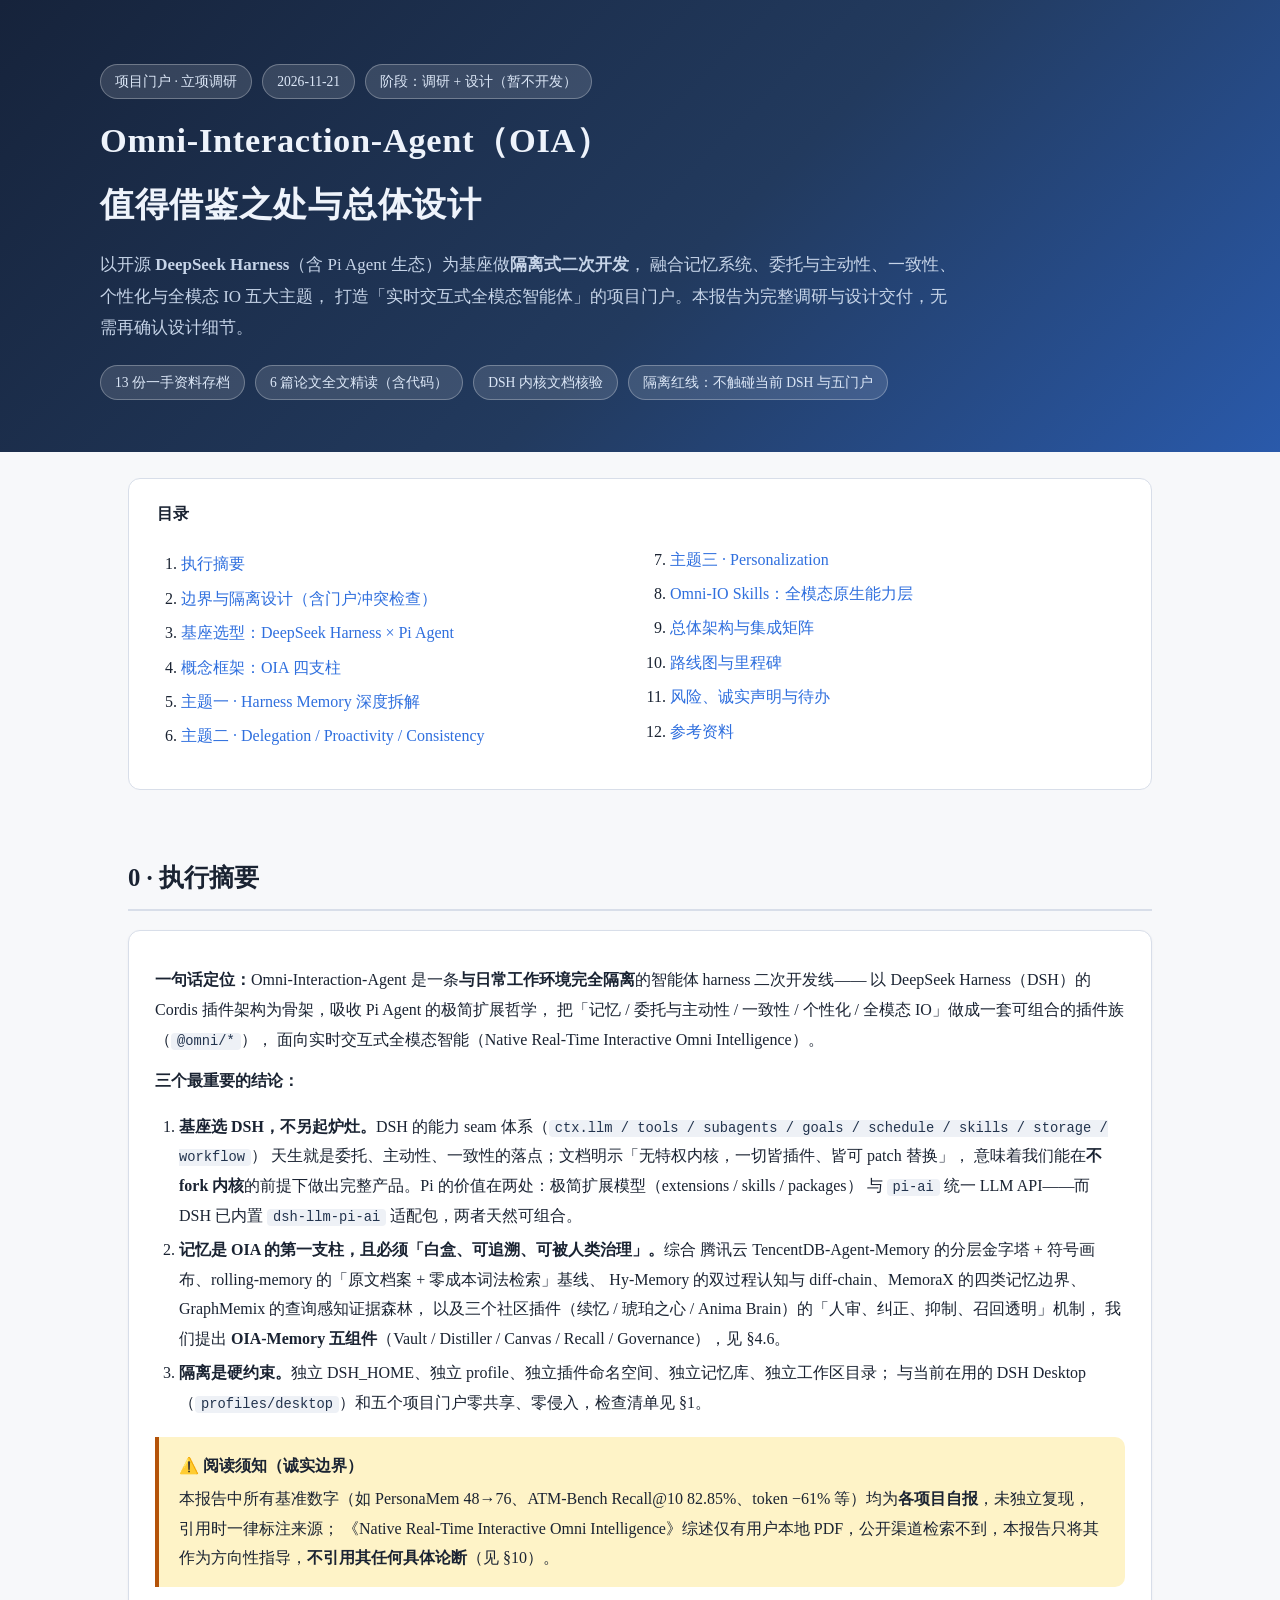
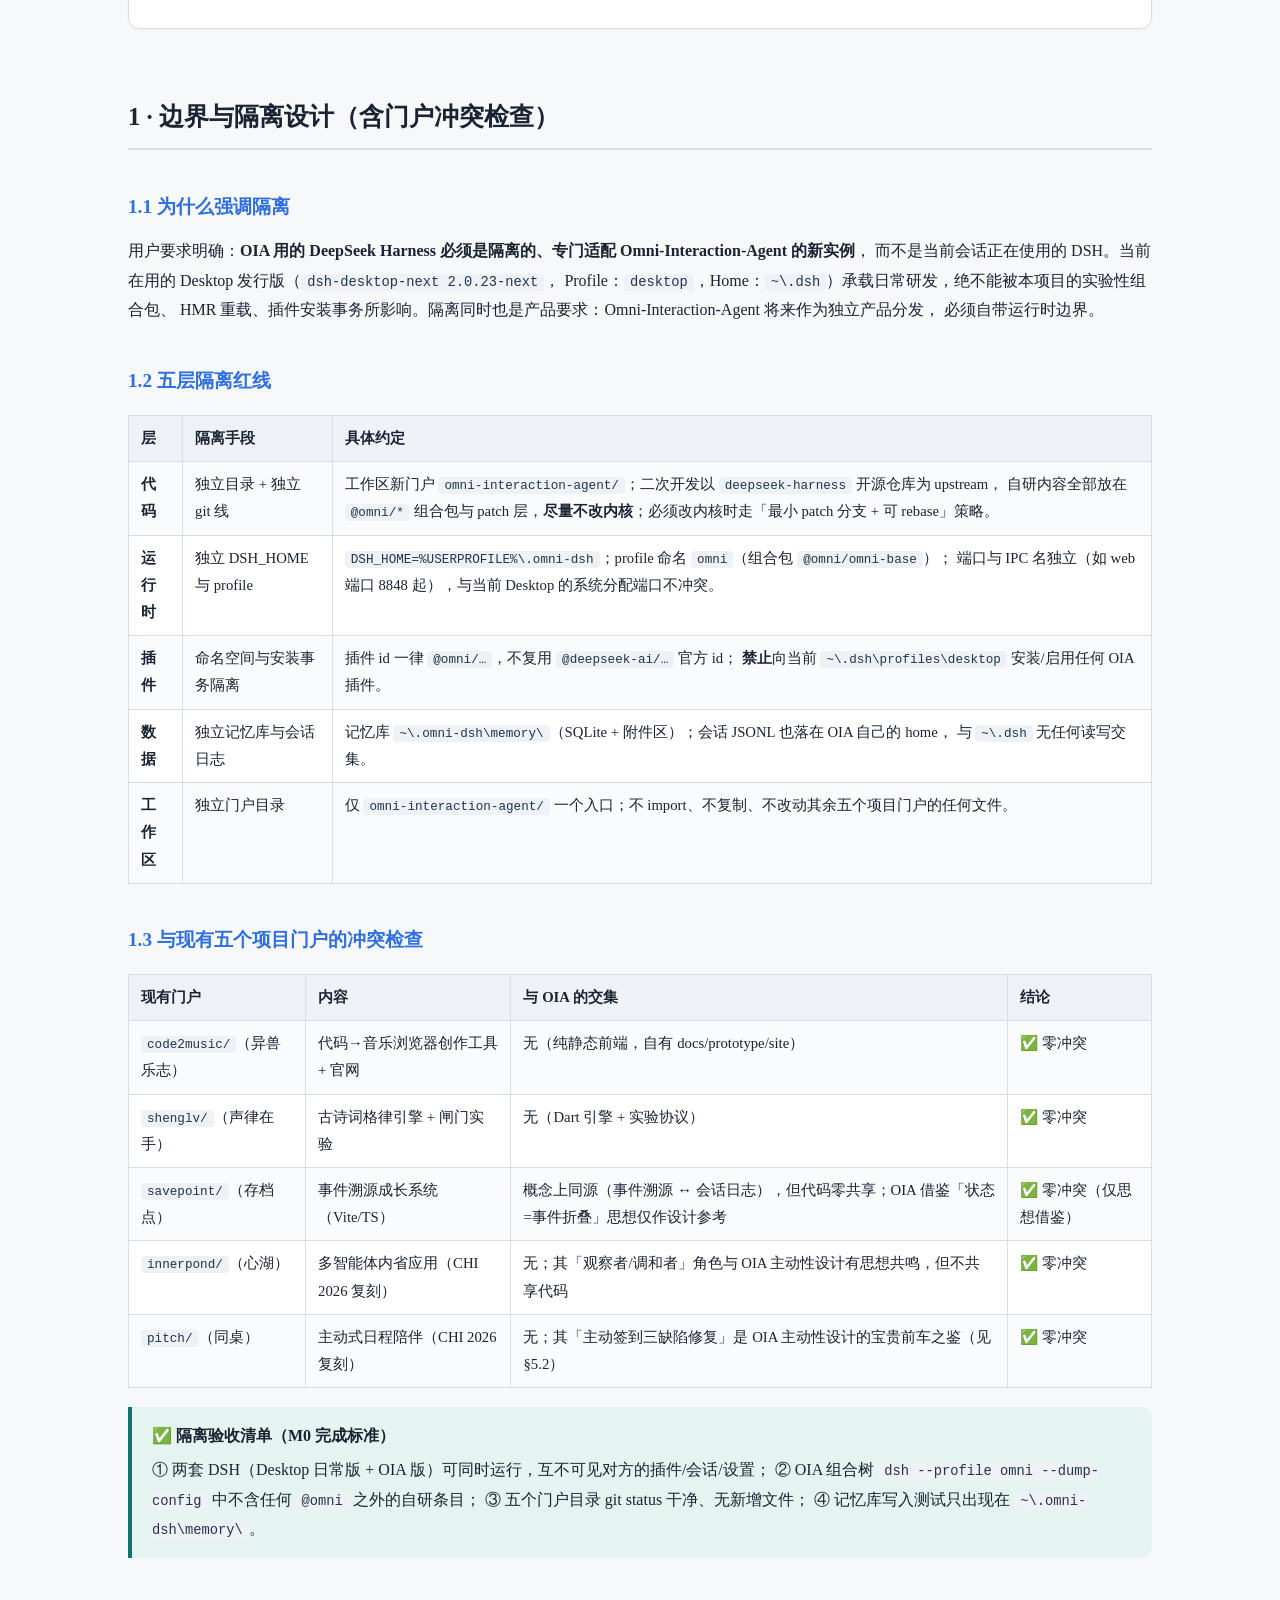
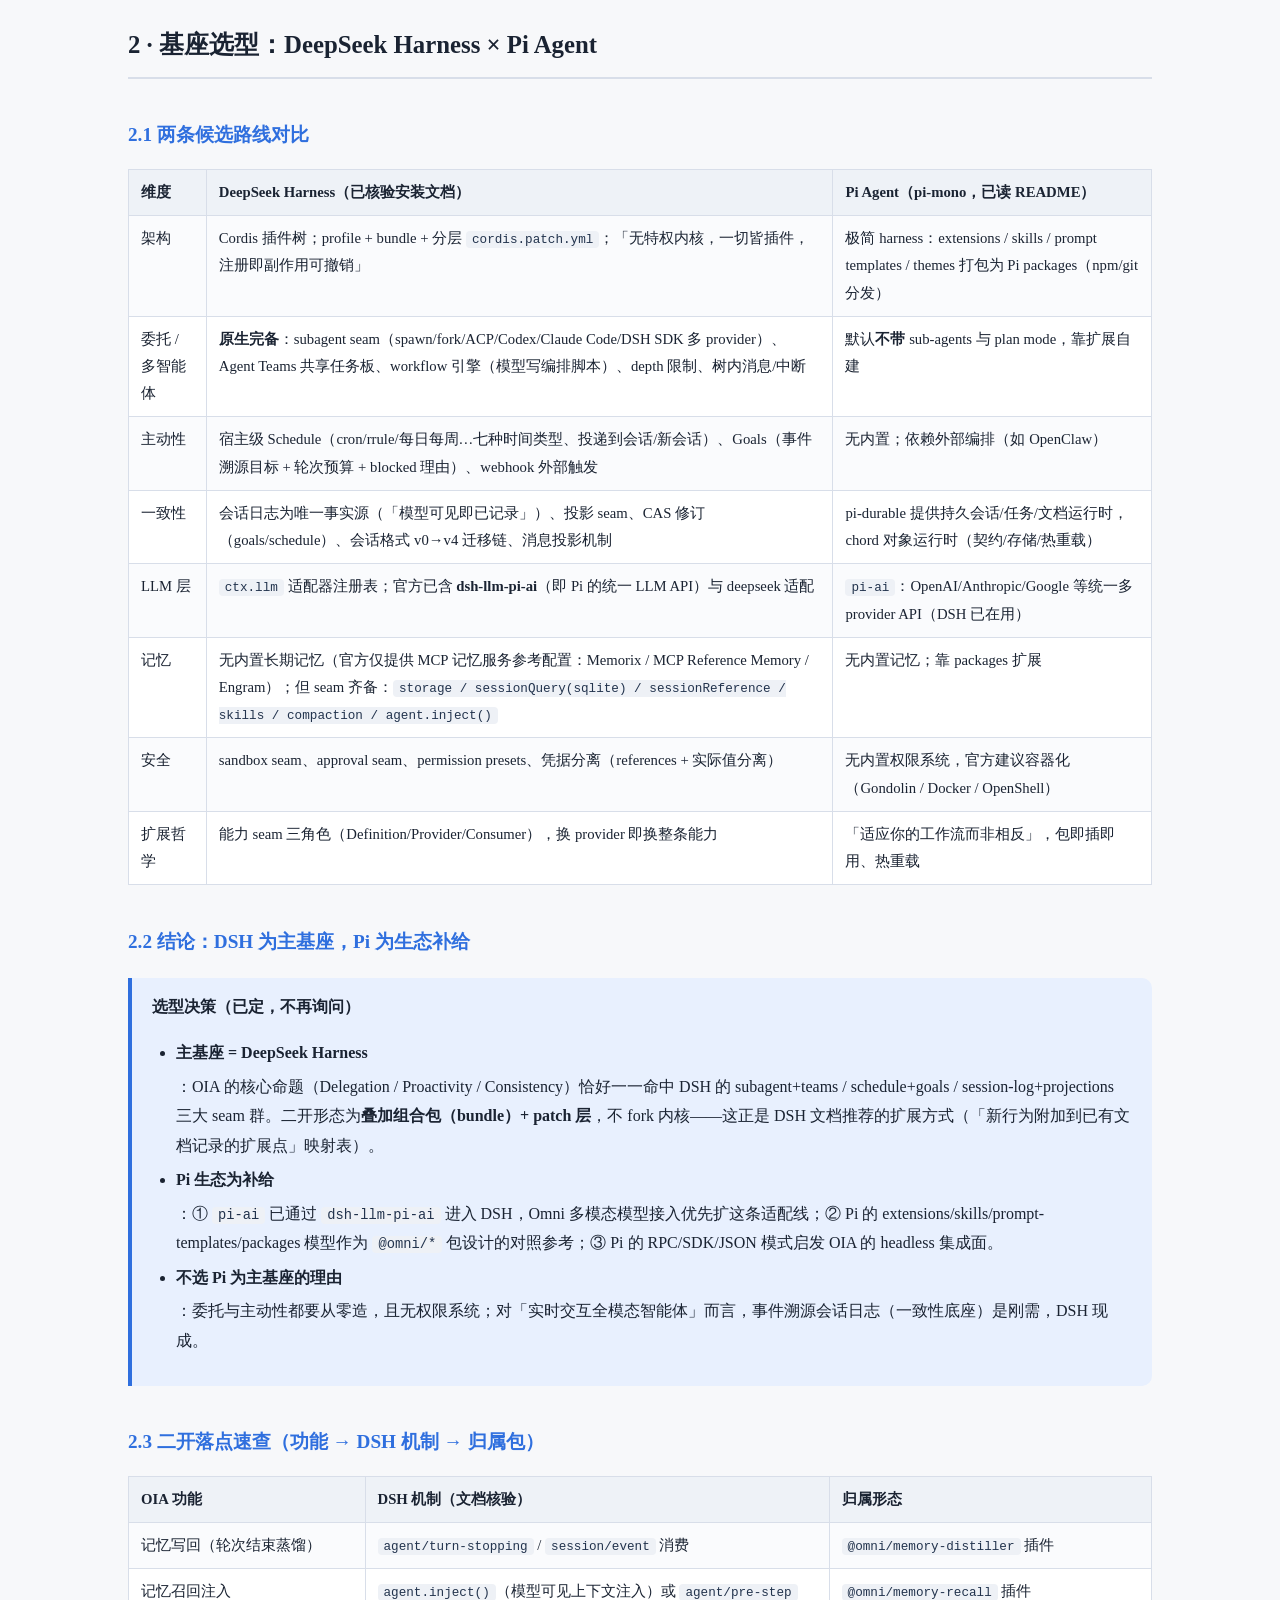
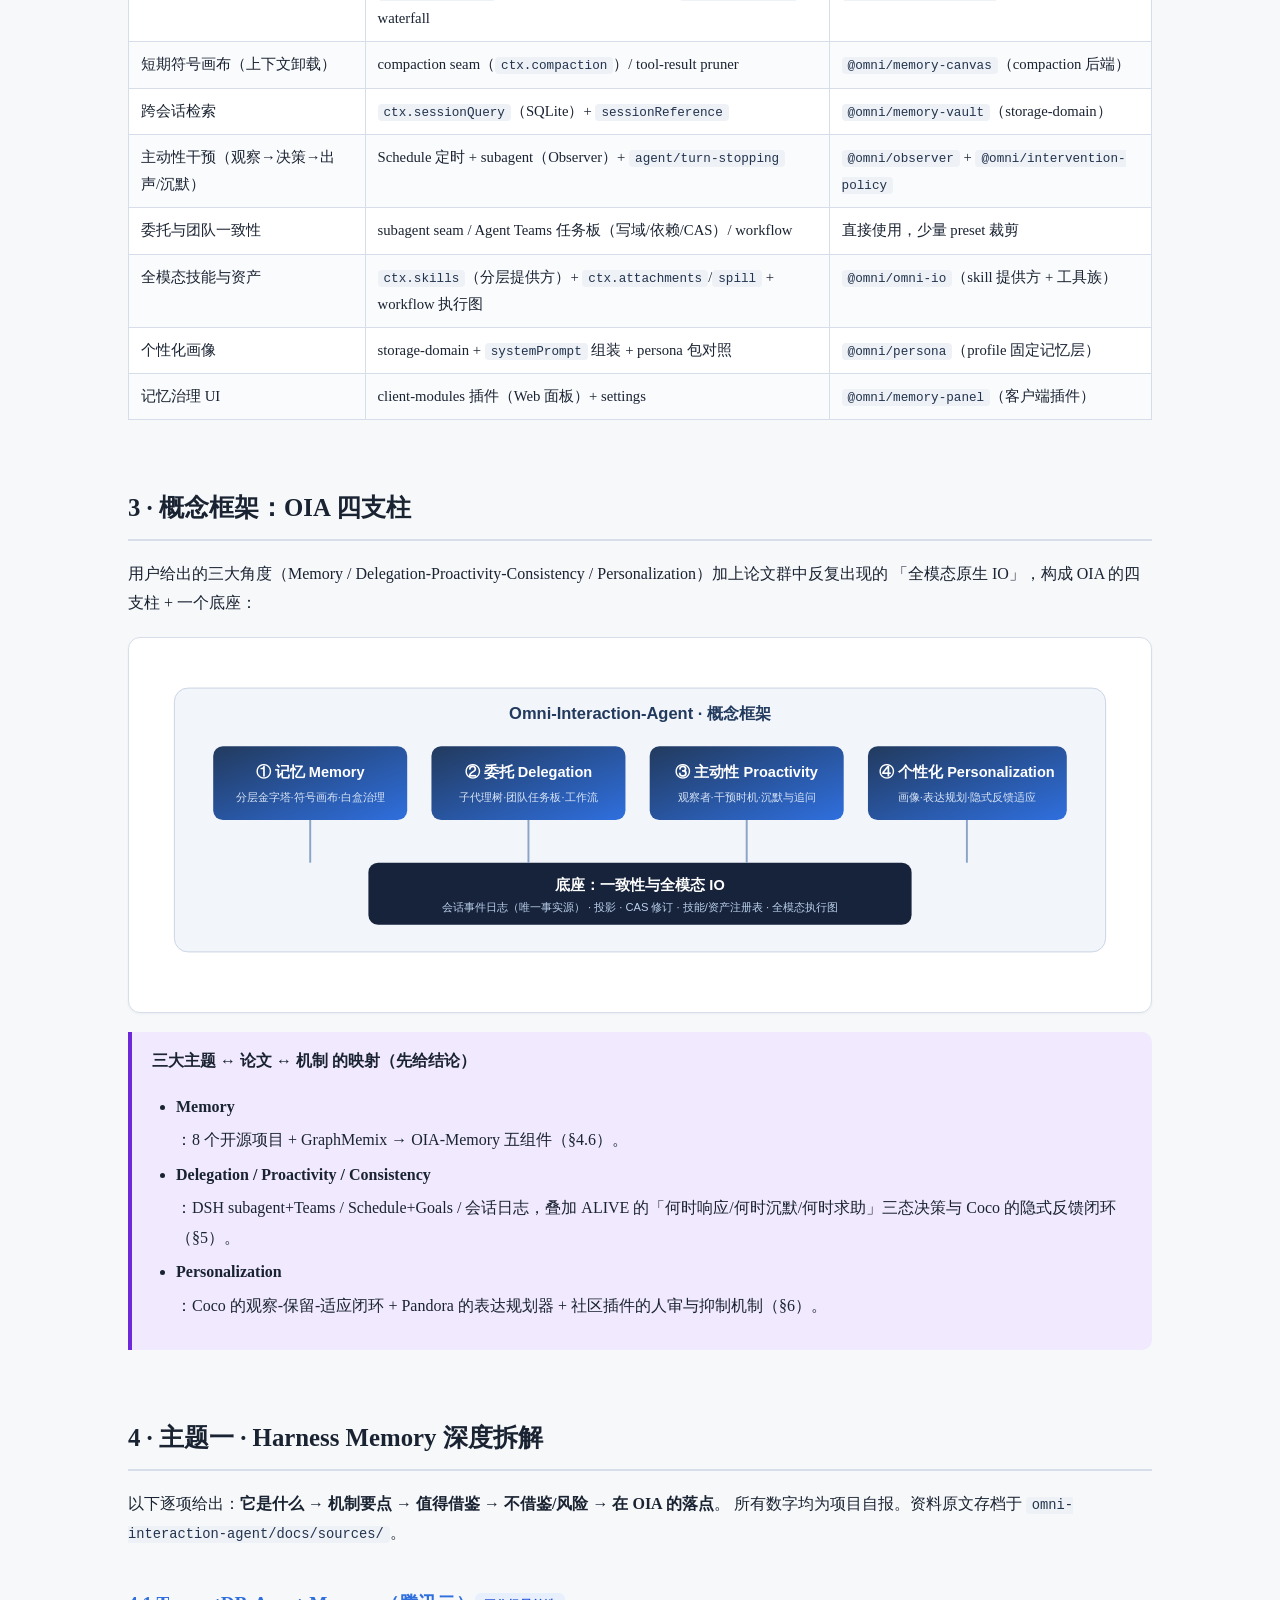
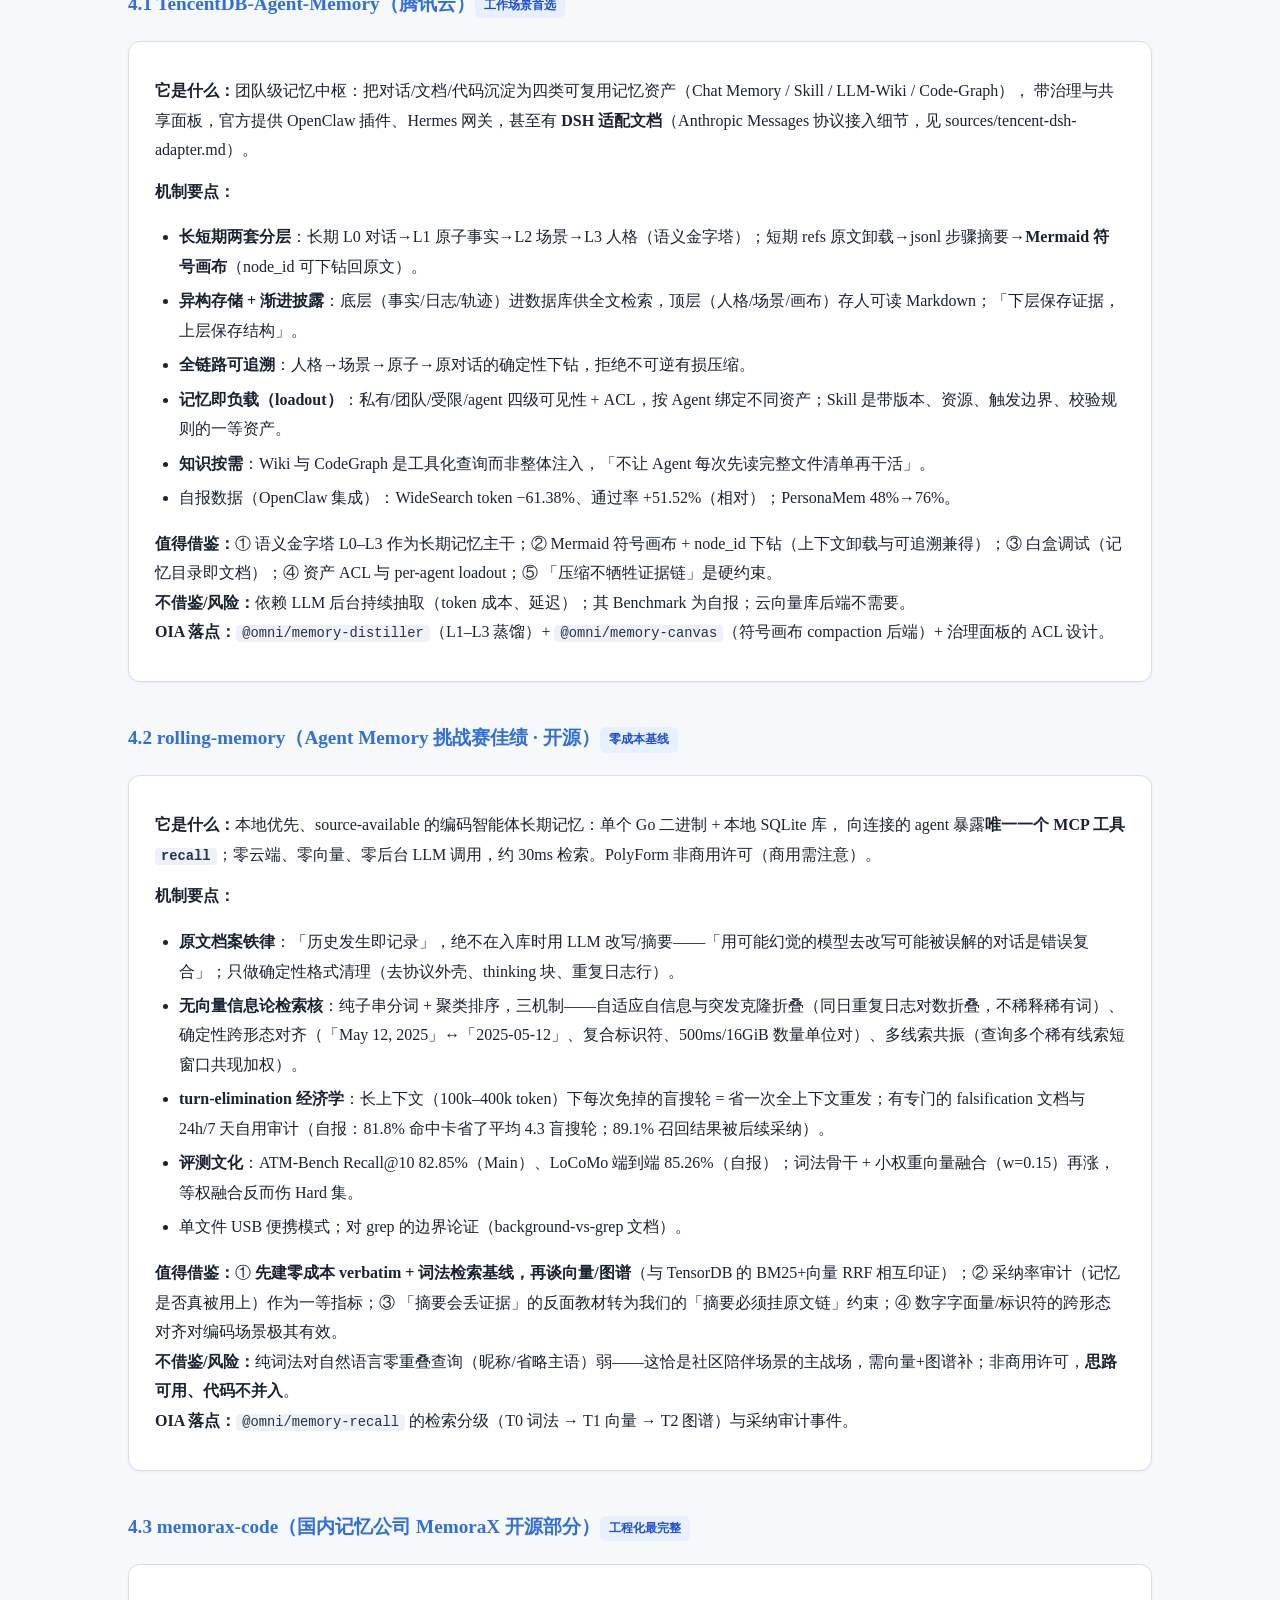
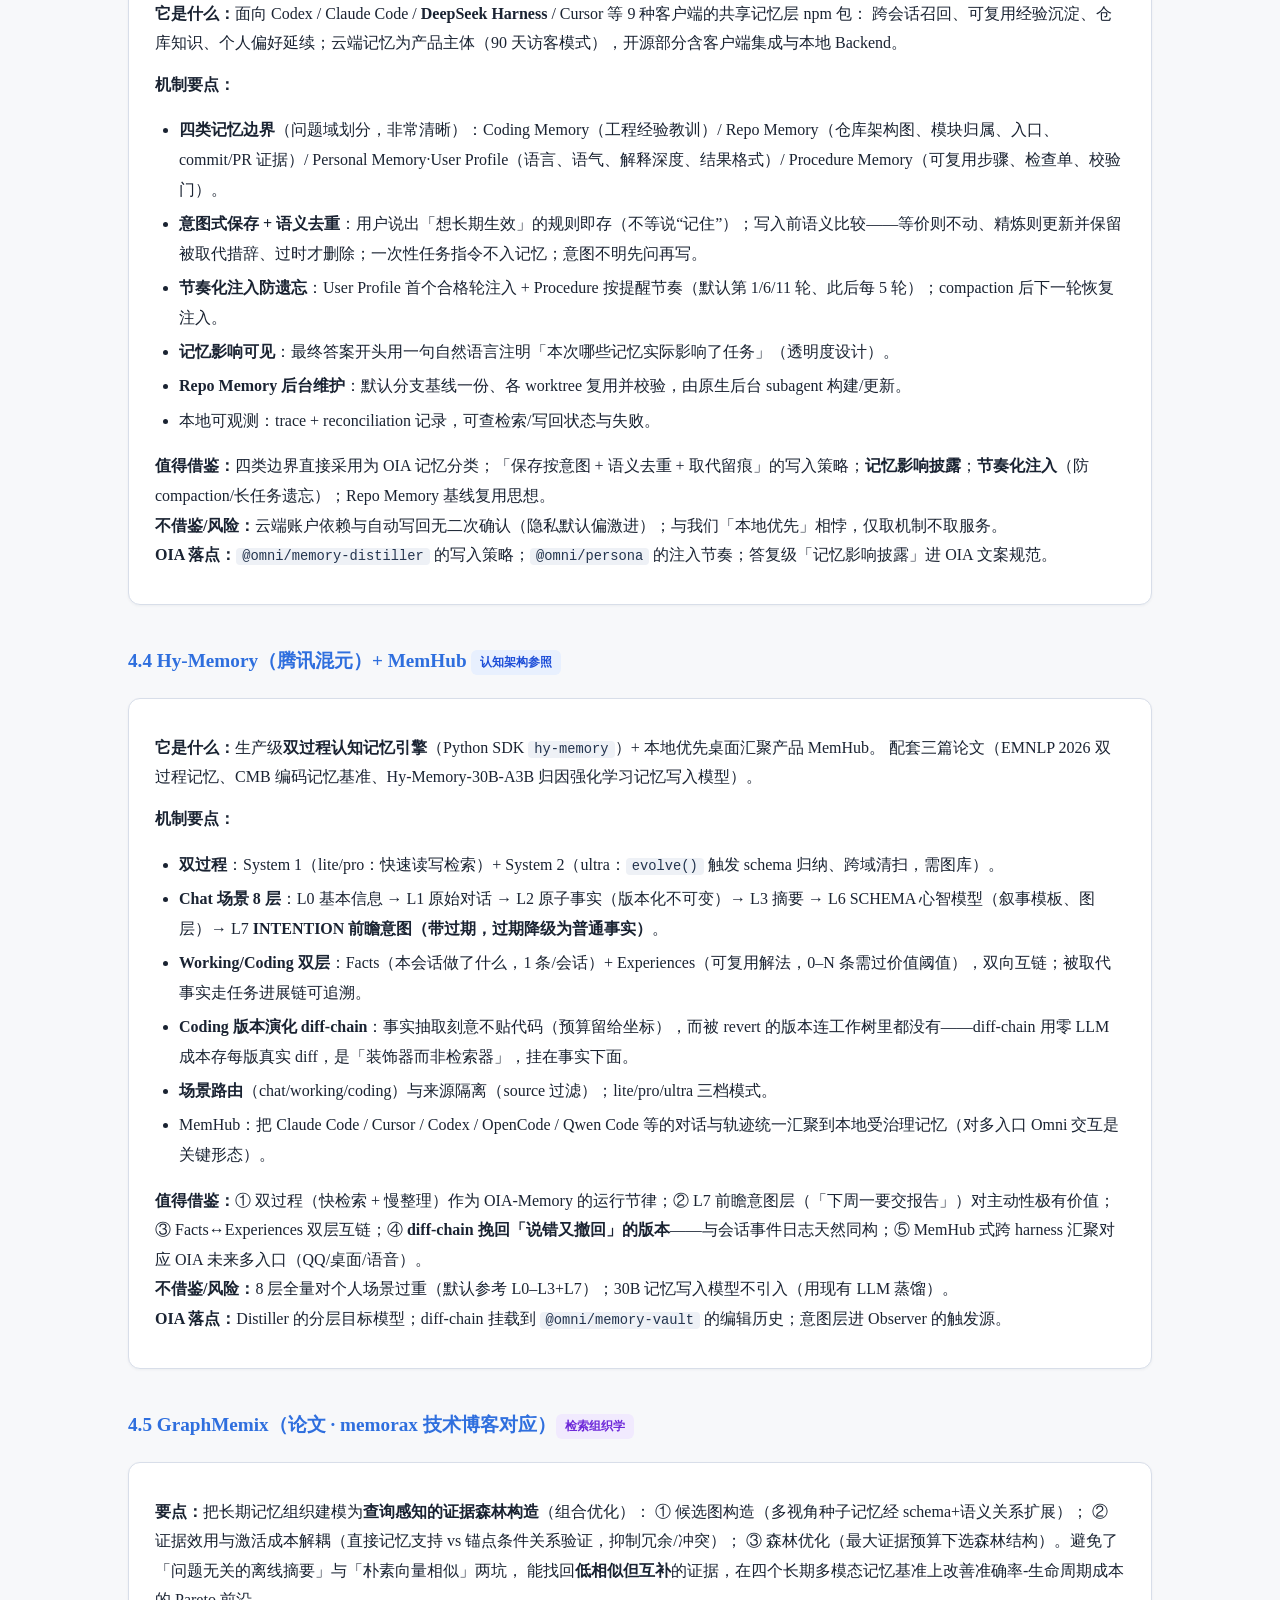
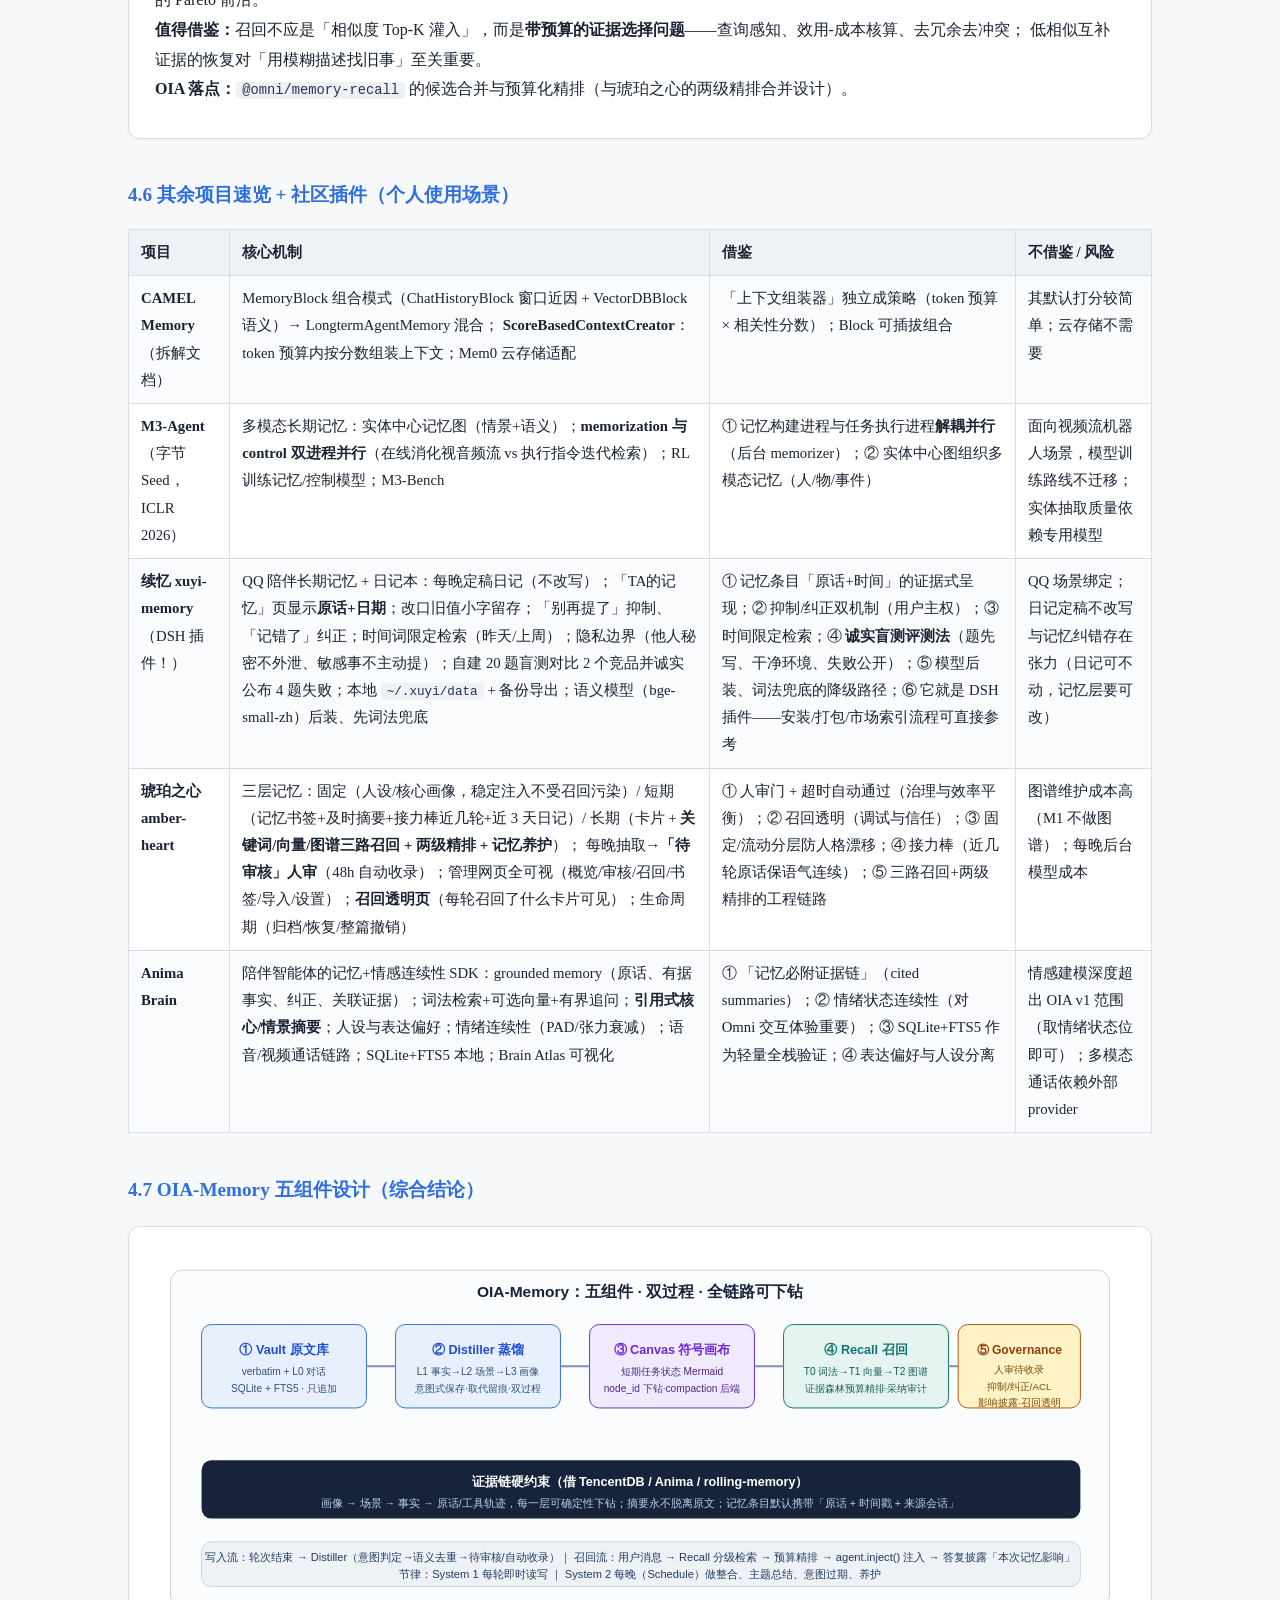
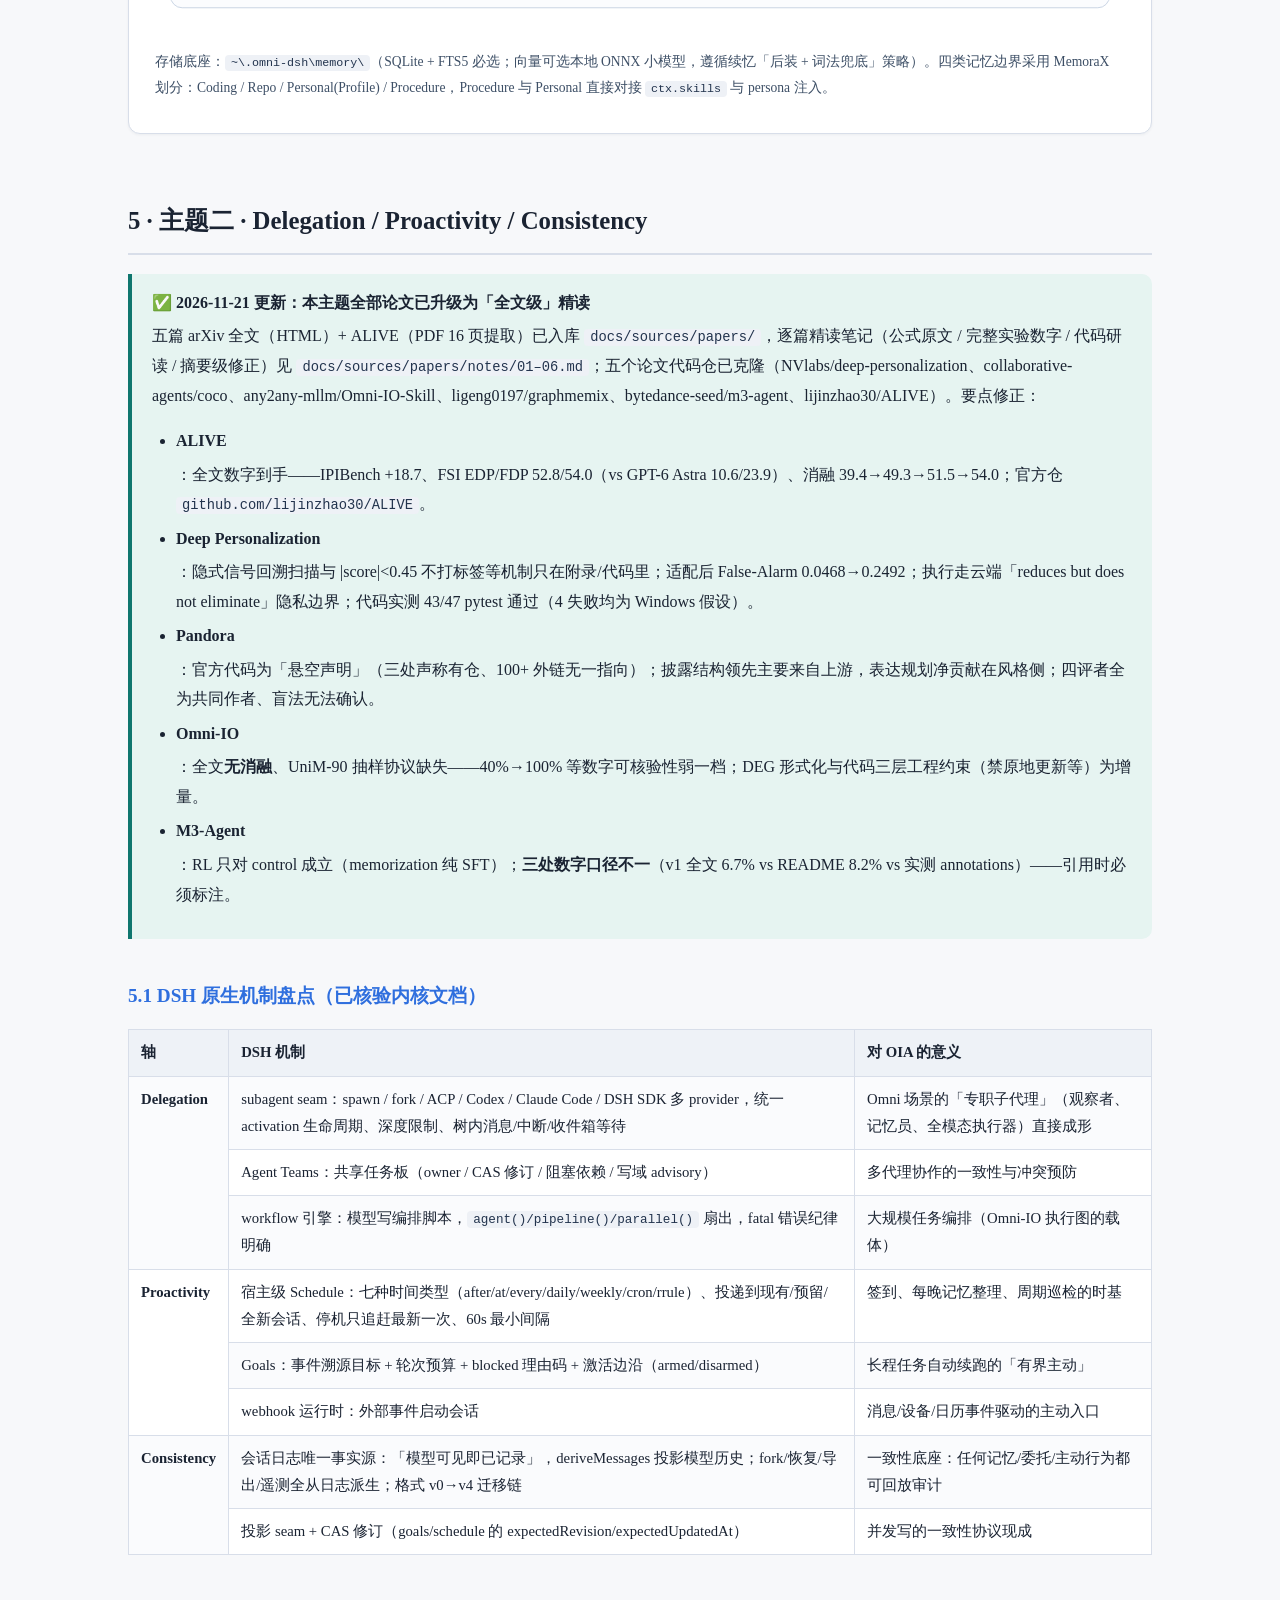
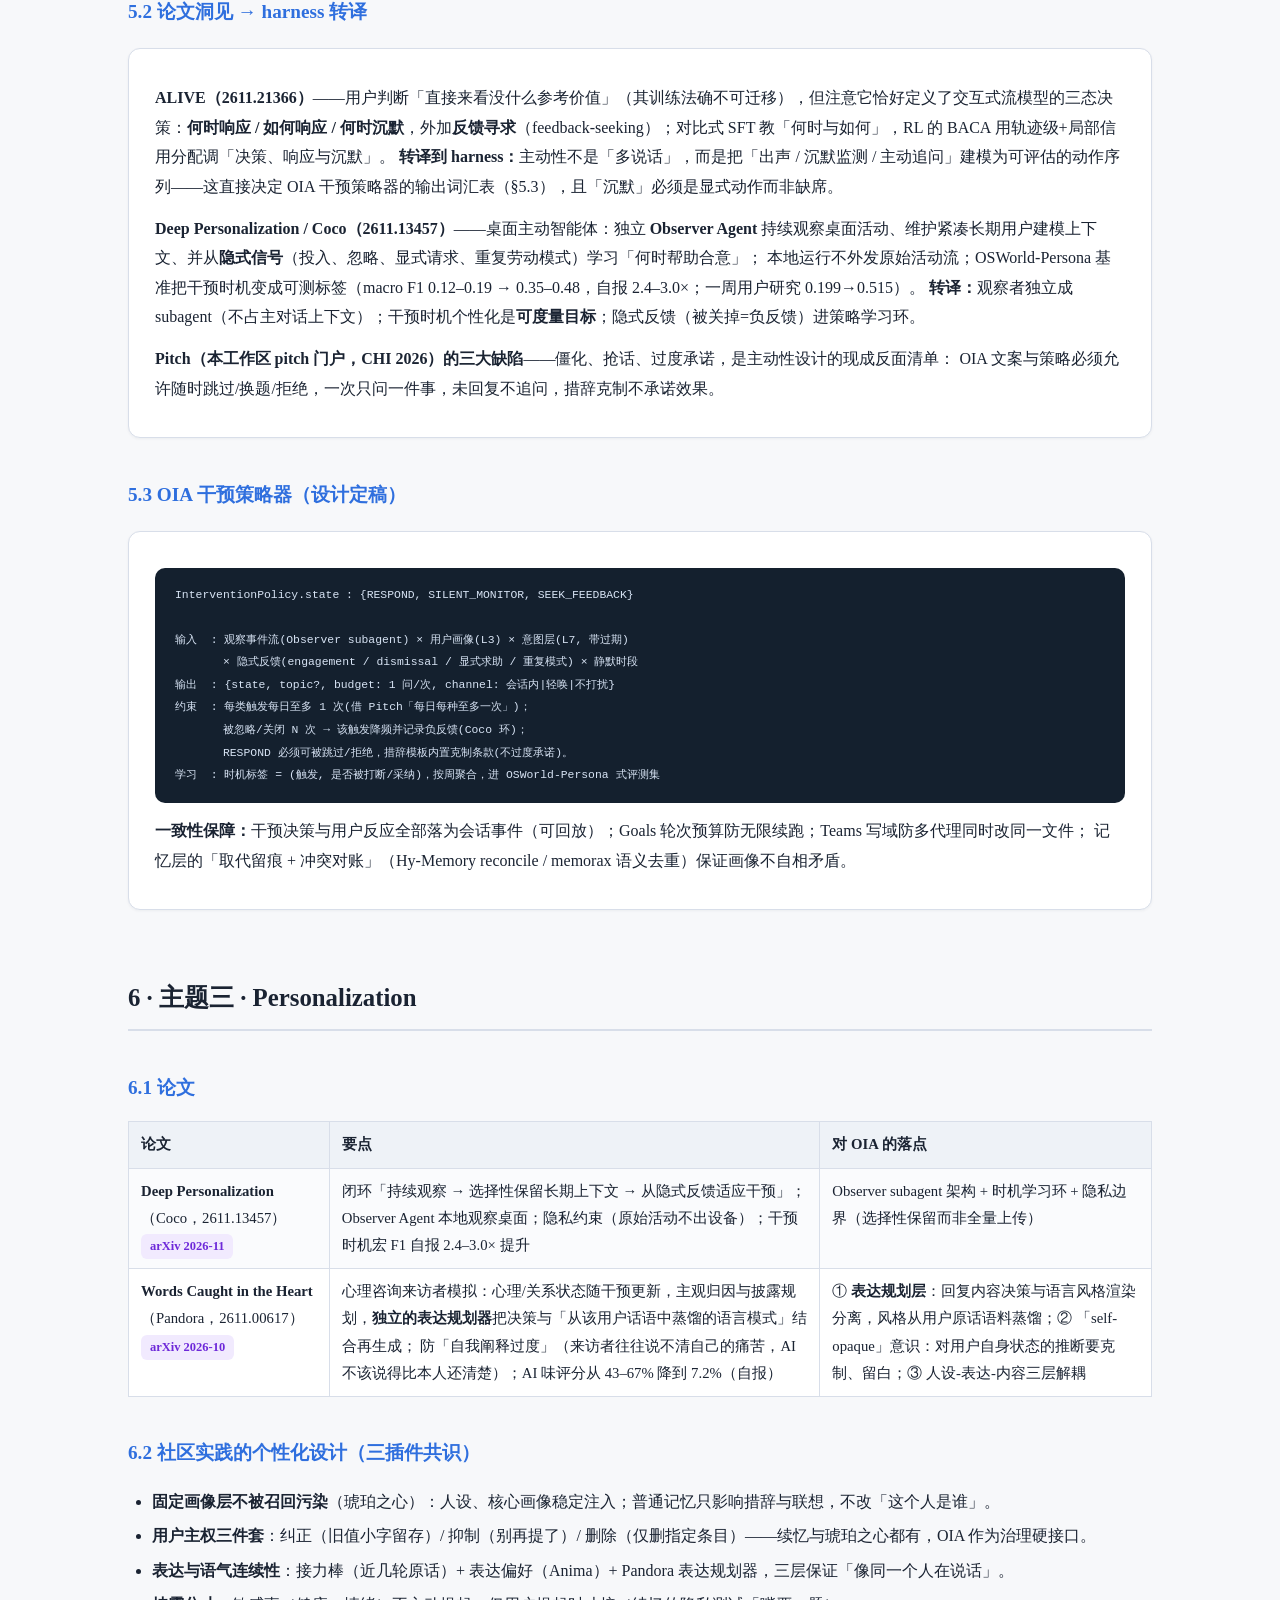
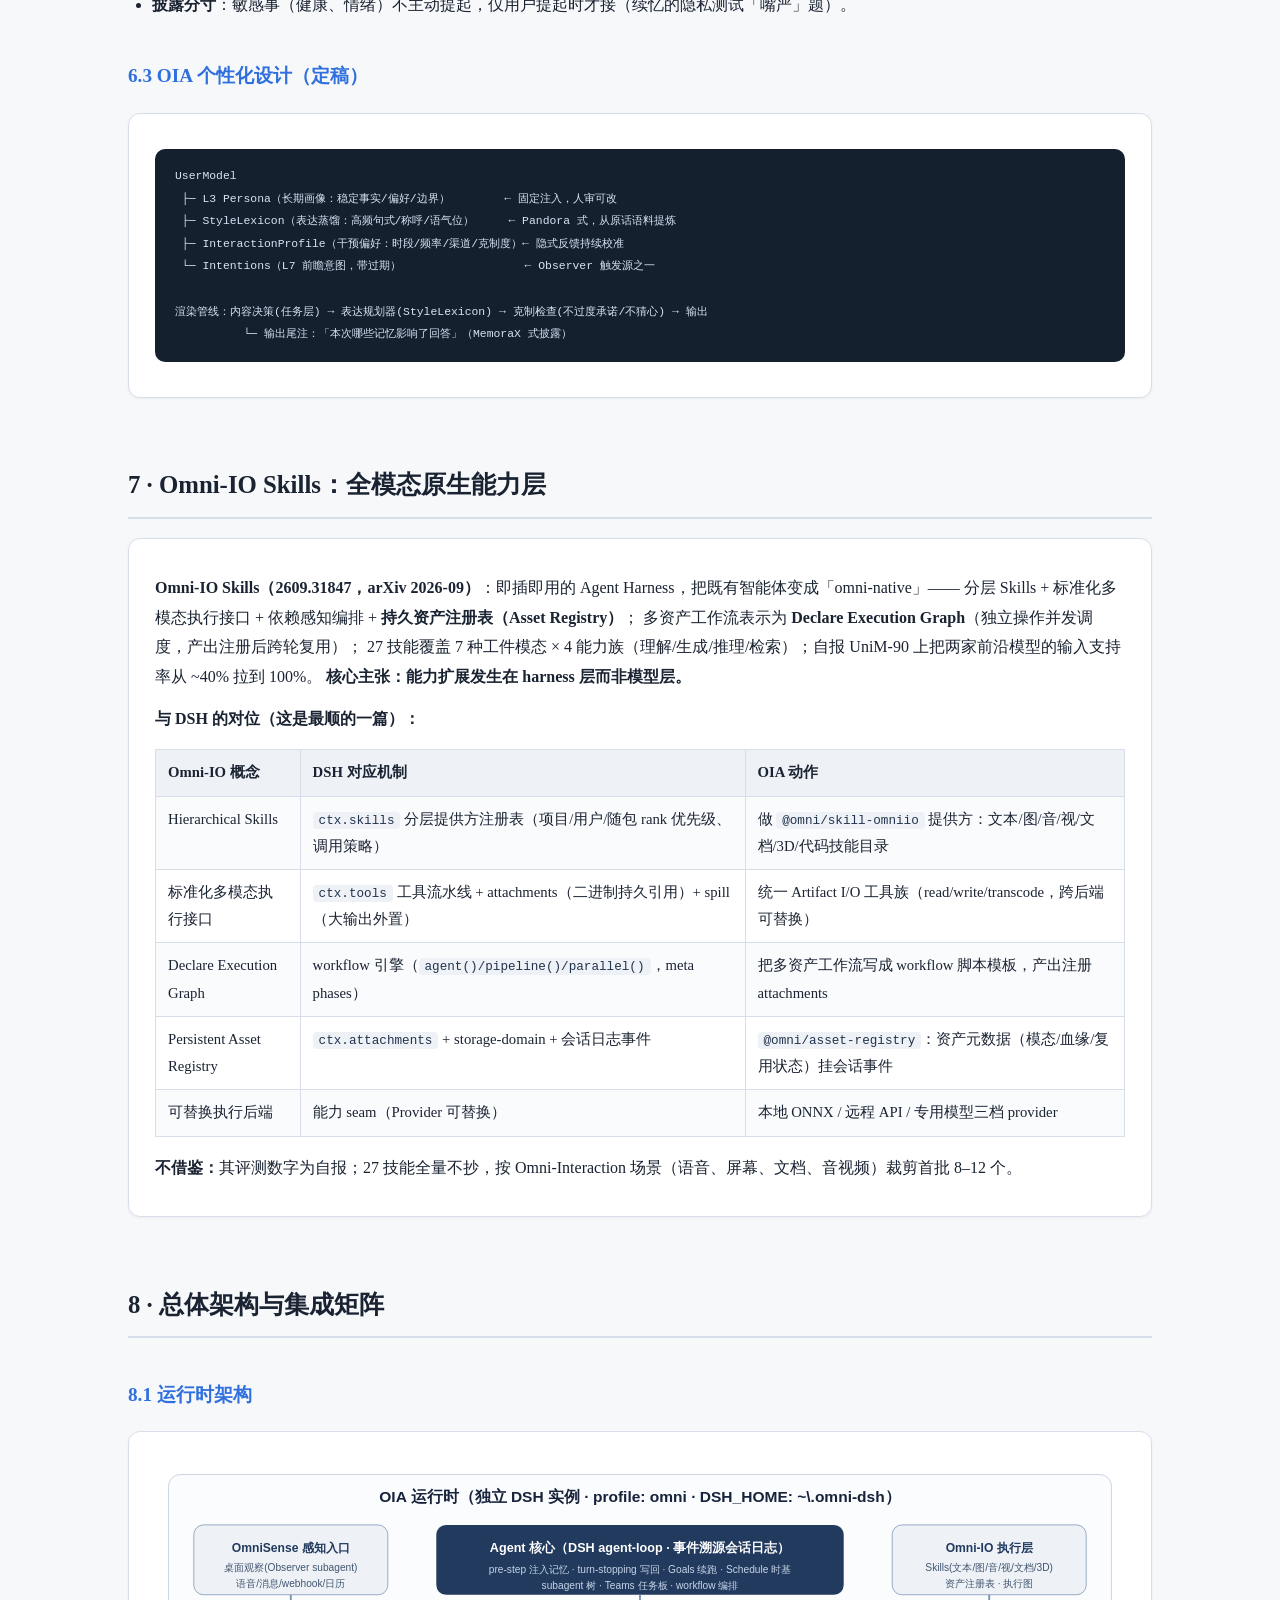
<file: report.html>
<!DOCTYPE html>
<html lang="zh-CN">
<head>
<meta charset="UTF-8">
<meta name="viewport" content="width=device-width, initial-scale=1.0">
<title>Omni-Interaction-Agent 设计调研报告 · 项目门户立项</title>
<style>
  :root{
    --ink:#1a2332; --ink2:#3d4f66; --line:#d8dee9; --bg:#f7f8fa; --card:#ffffff;
    --accent:#2f6fde; --accent-soft:#e8f0fe; --warn:#b45309; --warn-bg:#fef3c7;
    --ok:#0f766e; --ok-bg:#e6f4f1; --violet:#6d28d9; --violet-bg:#f1eafe;
    --mono:"Cascadia Code","JetBrains Mono",Consolas,monospace;
  }
  *{box-sizing:border-box}
  body{margin:0;background:var(--bg);color:var(--ink);
    font-family:"Source Han Serif SC","Noto Serif CJK SC","Microsoft YaHei",serif;
    line-height:1.85;font-size:16px}
  .wrap{max-width:1080px;margin:0 auto;padding:0 28px 96px}
  header.hero{background:linear-gradient(135deg,#16233b 0%,#223a5e 55%,#2f6fde 130%);color:#eef3fb;padding:64px 28px 52px}
  header.hero .inner{max-width:1080px;margin:0 auto}
  header.hero h1{font-size:2.15rem;margin:.2em 0 .35em;letter-spacing:.02em}
  header.hero .sub{font-size:1.06rem;color:#c6d4e8;max-width:860px}
  .pill-row{margin-top:22px;display:flex;flex-wrap:wrap;gap:10px}
  .pill{background:rgba(255,255,255,.13);border:1px solid rgba(255,255,255,.28);
    border-radius:999px;padding:4px 14px;font-size:.85rem;color:#dce7f7}
  h2{font-size:1.55rem;margin:2.6em 0 .7em;padding-bottom:.35em;border-bottom:2px solid var(--line)}
  h3{font-size:1.2rem;margin:2em 0 .5em;color:var(--accent)}
  h4{font-size:1.03rem;margin:1.5em 0 .4em}
  p{margin:.75em 0}
  .card{background:var(--card);border:1px solid var(--line);border-radius:12px;
    padding:22px 26px;margin:1.2em 0;box-shadow:0 1px 3px rgba(20,30,50,.05)}
  .callout{border-left:4px solid var(--accent);background:var(--accent-soft);
    padding:14px 20px;border-radius:0 10px 10px 0;margin:1.2em 0}
  .callout.warn{border-color:var(--warn);background:var(--warn-bg)}
  .callout.ok{border-color:var(--ok);background:var(--ok-bg)}
  .callout.violet{border-color:var(--violet);background:var(--violet-bg)}
  .callout b:first-child{display:block;margin-bottom:.25em}
  table{width:100%;border-collapse:collapse;margin:1.1em 0;font-size:.92rem;background:#fff}
  th,td{border:1px solid var(--line);padding:9px 12px;vertical-align:top;text-align:left}
  th{background:#eef2f7;font-weight:600}
  tr:nth-child(even) td{background:#fafbfd}
  code,.mono{font-family:var(--mono);font-size:.86em;background:#eef1f6;
    padding:1px 6px;border-radius:4px;color:#22334d}
  pre{background:#14202e;color:#d7e3f4;border-radius:10px;padding:16px 20px;
    overflow-x:auto;font-family:var(--mono);font-size:.83rem;line-height:1.7}
  pre code{background:none;color:inherit;padding:0}
  a{color:var(--accent);text-decoration:none}
  a:hover{text-decoration:underline}
  ul,ol{padding-left:1.5em}
  li{margin:.3em 0}
  .toc{background:#fff;border:1px solid var(--line);border-radius:12px;padding:20px 28px;margin:1.6em 0}
  .toc ol{columns:2;column-gap:36px}
  .tag{display:inline-block;border-radius:6px;padding:1px 9px;font-size:.78rem;
    font-weight:600;margin-right:6px;vertical-align:middle}
  .tag.ref{background:#e8f0fe;color:#1d4ed8}
  .tag.drop{background:#fee2e2;color:#b91c1c}
  .tag.core{background:#dcfce7;color:#166534}
  .tag.paper{background:#f1eafe;color:#6d28d9}
  .grid2{display:grid;grid-template-columns:1fr 1fr;gap:18px}
  .small{font-size:.85rem;color:var(--ink2)}
  .footnote{font-size:.84rem;color:var(--ink2);border-top:1px solid var(--line);margin-top:3em;padding-top:1.2em}
  .kbd{font-family:var(--mono);background:#223; color:#e8ecf3;border-radius:5px;padding:1px 8px;font-size:.8em}
  svg text{font-family:"Microsoft YaHei",sans-serif}
  @media (max-width:820px){ .grid2{grid-template-columns:1fr} .toc ol{columns:1} }
</style>
</head>
<body>

<header class="hero">
  <div class="inner">
    <div class="pill-row" style="margin:0 0 10px">
      <span class="pill">项目门户 · 立项调研</span>
      <span class="pill">2026-11-21</span>
      <span class="pill">阶段：调研 + 设计（暂不开发）</span>
    </div>
    <h1>Omni-Interaction-Agent（OIA）<br>值得借鉴之处与总体设计</h1>
    <p class="sub">
      以开源 <b>DeepSeek Harness</b>（含 Pi Agent 生态）为基座做<b>隔离式二次开发</b>，
      融合记忆系统、委托与主动性、一致性、个性化与全模态 IO 五大主题，
      打造「实时交互式全模态智能体」的项目门户。本报告为完整调研与设计交付，无需再确认设计细节。
    </p>
    <div class="pill-row">
      <span class="pill">13 份一手资料存档</span>
      <span class="pill">6 篇论文全文精读（含代码）</span>
      <span class="pill">DSH 内核文档核验</span>
      <span class="pill">隔离红线：不触碰当前 DSH 与五门户</span>
    </div>
  </div>
</header>

<div class="wrap">

<div class="toc">
  <b>目录</b>
  <ol>
    <li><a href="#s0">执行摘要</a></li>
    <li><a href="#s1">边界与隔离设计（含门户冲突检查）</a></li>
    <li><a href="#s2">基座选型：DeepSeek Harness × Pi Agent</a></li>
    <li><a href="#s3">概念框架：OIA 四支柱</a></li>
    <li><a href="#s4">主题一 · Harness Memory 深度拆解</a></li>
    <li><a href="#s5">主题二 · Delegation / Proactivity / Consistency</a></li>
    <li><a href="#s6">主题三 · Personalization</a></li>
    <li><a href="#s7">Omni-IO Skills：全模态原生能力层</a></li>
    <li><a href="#s8">总体架构与集成矩阵</a></li>
    <li><a href="#s9">路线图与里程碑</a></li>
    <li><a href="#s10">风险、诚实声明与待办</a></li>
    <li><a href="#s11">参考资料</a></li>
  </ol>
</div>

<!-- ============================================================ -->
<h2 id="s0">0 · 执行摘要</h2>

<div class="card">
<p><b>一句话定位：</b>Omni-Interaction-Agent 是一条<b>与日常工作环境完全隔离</b>的智能体 harness 二次开发线——
以 DeepSeek Harness（DSH）的 Cordis 插件架构为骨架，吸收 Pi Agent 的极简扩展哲学，
把「记忆 / 委托与主动性 / 一致性 / 个性化 / 全模态 IO」做成一套可组合的插件族（<code>@omni/*</code>），
面向实时交互式全模态智能（Native Real-Time Interactive Omni Intelligence）。</p>

<p><b>三个最重要的结论：</b></p>
<ol>
<li><b>基座选 DSH，不另起炉灶。</b>DSH 的能力 seam 体系（<code>ctx.llm / tools / subagents / goals / schedule / skills / storage / workflow</code>）
天生就是委托、主动性、一致性的落点；文档明示「无特权内核，一切皆插件、皆可 patch 替换」，
意味着我们能在<b>不 fork 内核</b>的前提下做出完整产品。Pi 的价值在两处：极简扩展模型（extensions / skills / packages）
与 <code>pi-ai</code> 统一 LLM API——而 DSH 已内置 <code>dsh-llm-pi-ai</code> 适配包，两者天然可组合。</li>
<li><b>记忆是 OIA 的第一支柱，且必须「白盒、可追溯、可被人类治理」。</b>综合
腾讯云 TencentDB-Agent-Memory 的分层金字塔 + 符号画布、rolling-memory 的「原文档案 + 零成本词法检索」基线、
Hy-Memory 的双过程认知与 diff-chain、MemoraX 的四类记忆边界、GraphMemix 的查询感知证据森林，
以及三个社区插件（续忆 / 琥珀之心 / Anima Brain）的「人审、纠正、抑制、召回透明」机制，
我们提出 <b>OIA-Memory 五组件</b>（Vault / Distiller / Canvas / Recall / Governance），见 §4.6。</li>
<li><b>隔离是硬约束。</b>独立 DSH_HOME、独立 profile、独立插件命名空间、独立记忆库、独立工作区目录；
与当前在用的 DSH Desktop（<code>profiles/desktop</code>）和五个项目门户零共享、零侵入，检查清单见 §1。</li>
</ol>

<div class="callout warn">
<b>⚠️ 阅读须知（诚实边界）</b>
本报告中所有基准数字（如 PersonaMem 48→76、ATM-Bench Recall@10 82.85%、token −61% 等）均为<b>各项目自报</b>，未独立复现，引用时一律标注来源；
《Native Real-Time Interactive Omni Intelligence》综述仅有用户本地 PDF，公开渠道检索不到，本报告只将其作为方向性指导，<b>不引用其任何具体论断</b>（见 §10）。
</div>
</div>

<!-- ============================================================ -->
<h2 id="s1">1 · 边界与隔离设计（含门户冲突检查）</h2>

<h3>1.1 为什么强调隔离</h3>
<p>用户要求明确：<b>OIA 用的 DeepSeek Harness 必须是隔离的、专门适配 Omni-Interaction-Agent 的新实例</b>，
而不是当前会话正在使用的 DSH。当前在用的 Desktop 发行版（<code>dsh-desktop-next 2.0.23-next</code>，
Profile：<code>desktop</code>，Home：<code>~\.dsh</code>）承载日常研发，绝不能被本项目的实验性组合包、
HMR 重载、插件安装事务所影响。隔离同时也是产品要求：Omni-Interaction-Agent 将来作为独立产品分发，
必须自带运行时边界。</p>

<h3>1.2 五层隔离红线</h3>
<table>
<tr><th>层</th><th>隔离手段</th><th>具体约定</th></tr>
<tr><td><b>代码</b></td><td>独立目录 + 独立 git 线</td>
<td>工作区新门户 <code>omni-interaction-agent/</code>；二次开发以 <code>deepseek-harness</code> 开源仓库为 upstream，
自研内容全部放在 <code>@omni/*</code> 组合包与 patch 层，<b>尽量不改内核</b>；必须改内核时走「最小 patch 分支 + 可 rebase」策略。</td></tr>
<tr><td><b>运行时</b></td><td>独立 DSH_HOME 与 profile</td>
<td><code>DSH_HOME=%USERPROFILE%\.omni-dsh</code>；profile 命名 <code>omni</code>（组合包 <code>@omni/omni-base</code>）；
端口与 IPC 名独立（如 web 端口 8848 起），与当前 Desktop 的系统分配端口不冲突。</td></tr>
<tr><td><b>插件</b></td><td>命名空间与安装事务隔离</td>
<td>插件 id 一律 <code>@omni/…</code>，不复用 <code>@deepseek-ai/…</code> 官方 id；
<b>禁止</b>向当前 <code>~\.dsh\profiles\desktop</code> 安装/启用任何 OIA 插件。</td></tr>
<tr><td><b>数据</b></td><td>独立记忆库与会话日志</td>
<td>记忆库 <code>~\.omni-dsh\memory\</code>（SQLite + 附件区）；会话 JSONL 也落在 OIA 自己的 home，
与 <code>~\.dsh</code> 无任何读写交集。</td></tr>
<tr><td><b>工作区</b></td><td>独立门户目录</td>
<td>仅 <code>omni-interaction-agent/</code> 一个入口；不 import、不复制、不改动其余五个项目门户的任何文件。</td></tr>
</table>

<h3>1.3 与现有五个项目门户的冲突检查</h3>
<table>
<tr><th>现有门户</th><th>内容</th><th>与 OIA 的交集</th><th>结论</th></tr>
<tr><td><code>code2music/</code>（异兽乐志）</td><td>代码→音乐浏览器创作工具 + 官网</td><td>无（纯静态前端，自有 docs/prototype/site）</td><td>✅ 零冲突</td></tr>
<tr><td><code>shenglv/</code>（声律在手）</td><td>古诗词格律引擎 + 闸门实验</td><td>无（Dart 引擎 + 实验协议）</td><td>✅ 零冲突</td></tr>
<tr><td><code>savepoint/</code>（存档点）</td><td>事件溯源成长系统（Vite/TS）</td><td>概念上同源（事件溯源 ↔ 会话日志），但代码零共享；OIA 借鉴「状态=事件折叠」思想仅作设计参考</td><td>✅ 零冲突（仅思想借鉴）</td></tr>
<tr><td><code>innerpond/</code>（心湖）</td><td>多智能体内省应用（CHI 2026 复刻）</td><td>无；其「观察者/调和者」角色与 OIA 主动性设计有思想共鸣，但不共享代码</td><td>✅ 零冲突</td></tr>
<tr><td><code>pitch/</code>（同桌）</td><td>主动式日程陪伴（CHI 2026 复刻）</td><td>无；其「主动签到三缺陷修复」是 OIA 主动性设计的宝贵前车之鉴（见 §5.2）</td><td>✅ 零冲突</td></tr>
</table>
<div class="callout ok"><b>✅ 隔离验收清单（M0 完成标准）</b>
① 两套 DSH（Desktop 日常版 + OIA 版）可同时运行，互不可见对方的插件/会话/设置；
② OIA 组合树 <code>dsh --profile omni --dump-config</code> 中不含任何 <code>@omni</code> 之外的自研条目；
③ 五个门户目录 git status 干净、无新增文件；
④ 记忆库写入测试只出现在 <code>~\.omni-dsh\memory\</code>。</div>

<!-- ============================================================ -->
<h2 id="s2">2 · 基座选型：DeepSeek Harness × Pi Agent</h2>

<h3>2.1 两条候选路线对比</h3>
<table>
<tr><th>维度</th><th>DeepSeek Harness（已核验安装文档）</th><th>Pi Agent（pi-mono，已读 README）</th></tr>
<tr><td>架构</td><td>Cordis 插件树；profile + bundle + 分层 <code>cordis.patch.yml</code>；「无特权内核，一切皆插件，注册即副作用可撤销」</td><td>极简 harness：extensions / skills / prompt templates / themes 打包为 Pi packages（npm/git 分发）</td></tr>
<tr><td>委托 / 多智能体</td><td><b>原生完备</b>：subagent seam（spawn/fork/ACP/Codex/Claude Code/DSH SDK 多 provider）、Agent Teams 共享任务板、workflow 引擎（模型写编排脚本）、depth 限制、树内消息/中断</td><td>默认<b>不带</b> sub-agents 与 plan mode，靠扩展自建</td></tr>
<tr><td>主动性</td><td>宿主级 Schedule（cron/rrule/每日每周…七种时间类型、投递到会话/新会话）、Goals（事件溯源目标 + 轮次预算 + blocked 理由）、webhook 外部触发</td><td>无内置；依赖外部编排（如 OpenClaw）</td></tr>
<tr><td>一致性</td><td>会话日志为唯一事实源（「模型可见即已记录」）、投影 seam、CAS 修订（goals/schedule）、会话格式 v0→v4 迁移链、消息投影机制</td><td>pi-durable 提供持久会话/任务/文档运行时，chord 对象运行时（契约/存储/热重载）</td></tr>
<tr><td>LLM 层</td><td><code>ctx.llm</code> 适配器注册表；官方已含 <b>dsh-llm-pi-ai</b>（即 Pi 的统一 LLM API）与 deepseek 适配</td><td><code>pi-ai</code>：OpenAI/Anthropic/Google 等统一多 provider API（DSH 已在用）</td></tr>
<tr><td>记忆</td><td>无内置长期记忆（官方仅提供 MCP 记忆服务参考配置：Memorix / MCP Reference Memory / Engram）；但 seam 齐备：<code>storage / sessionQuery(sqlite) / sessionReference / skills / compaction / agent.inject()</code></td><td>无内置记忆；靠 packages 扩展</td></tr>
<tr><td>安全</td><td>sandbox seam、approval seam、permission presets、凭据分离（references + 实际值分离）</td><td>无内置权限系统，官方建议容器化（Gondolin / Docker / OpenShell）</td></tr>
<tr><td>扩展哲学</td><td>能力 seam 三角色（Definition/Provider/Consumer），换 provider 即换整条能力</td><td>「适应你的工作流而非相反」，包即插即用、热重载</td></tr>
</table>

<h3>2.2 结论：DSH 为主基座，Pi 为生态补给</h3>
<div class="callout">
<b>选型决策（已定，不再询问）</b>
<ul>
<li><b>主基座 = DeepSeek Harness</b>：OIA 的核心命题（Delegation / Proactivity / Consistency）恰好一一命中 DSH 的 subagent+teams / schedule+goals / session-log+projections 三大 seam 群。二开形态为<b>叠加组合包（bundle）+ patch 层</b>，不 fork 内核——这正是 DSH 文档推荐的扩展方式（「新行为附加到已有文档记录的扩展点」映射表）。</li>
<li><b>Pi 生态为补给</b>：① <code>pi-ai</code> 已通过 <code>dsh-llm-pi-ai</code> 进入 DSH，Omni 多模态模型接入优先扩这条适配线；② Pi 的 extensions/skills/prompt-templates/packages 模型作为 <code>@omni/*</code> 包设计的对照参考；③ Pi 的 RPC/SDK/JSON 模式启发 OIA 的 headless 集成面。</li>
<li><b>不选 Pi 为主基座的理由</b>：委托与主动性都要从零造，且无权限系统；对「实时交互全模态智能体」而言，事件溯源会话日志（一致性底座）是刚需，DSH 现成。</li>
</ul>
</div>

<h3>2.3 二开落点速查（功能 → DSH 机制 → 归属包）</h3>
<table>
<tr><th>OIA 功能</th><th>DSH 机制（文档核验）</th><th>归属形态</th></tr>
<tr><td>记忆写回（轮次结束蒸馏）</td><td><code>agent/turn-stopping</code> / <code>session/event</code> 消费</td><td><code>@omni/memory-distiller</code> 插件</td></tr>
<tr><td>记忆召回注入</td><td><code>agent.inject()</code>（模型可见上下文注入）或 <code>agent/pre-step</code> waterfall</td><td><code>@omni/memory-recall</code> 插件</td></tr>
<tr><td>短期符号画布（上下文卸载）</td><td>compaction seam（<code>ctx.compaction</code>）/ tool-result pruner</td><td><code>@omni/memory-canvas</code>（compaction 后端）</td></tr>
<tr><td>跨会话检索</td><td><code>ctx.sessionQuery</code>（SQLite）+ <code>sessionReference</code></td><td><code>@omni/memory-vault</code>（storage-domain）</td></tr>
<tr><td>主动性干预（观察→决策→出声/沉默）</td><td>Schedule 定时 + subagent（Observer）+ <code>agent/turn-stopping</code></td><td><code>@omni/observer</code> + <code>@omni/intervention-policy</code></td></tr>
<tr><td>委托与团队一致性</td><td>subagent seam / Agent Teams 任务板（写域/依赖/CAS）/ workflow</td><td>直接使用，少量 preset 裁剪</td></tr>
<tr><td>全模态技能与资产</td><td><code>ctx.skills</code>（分层提供方）+ <code>ctx.attachments</code>/<code>spill</code> + workflow 执行图</td><td><code>@omni/omni-io</code>（skill 提供方 + 工具族）</td></tr>
<tr><td>个性化画像</td><td>storage-domain + <code>systemPrompt</code> 组装 + persona 包对照</td><td><code>@omni/persona</code>（profile 固定记忆层）</td></tr>
<tr><td>记忆治理 UI</td><td>client-modules 插件（Web 面板）+ settings</td><td><code>@omni/memory-panel</code>（客户端插件）</td></tr>
</table>

<!-- ============================================================ -->
<h2 id="s3">3 · 概念框架：OIA 四支柱</h2>
<p>用户给出的三大角度（Memory / Delegation-Proactivity-Consistency / Personalization）加上论文群中反复出现的
「全模态原生 IO」，构成 OIA 的四支柱 + 一个底座：</p>

<div class="card">
<svg viewBox="0 0 1000 320" width="100%" height="320" role="img" aria-label="OIA 四支柱框架图">
  <defs>
    <linearGradient id="g1" x1="0" y1="0" x2="1" y2="1">
      <stop offset="0" stop-color="#223a5e"/><stop offset="1" stop-color="#2f6fde"/>
    </linearGradient>
  </defs>
  <rect x="20" y="24" width="960" height="272" rx="14" fill="#f2f5fa" stroke="#c9d4e4"/>
  <text x="500" y="56" text-anchor="middle" font-size="17" font-weight="bold" fill="#223a5e">Omni-Interaction-Agent · 概念框架</text>
  <rect x="60" y="84" width="200" height="76" rx="10" fill="url(#g1)"/>
  <text x="160" y="116" text-anchor="middle" fill="#fff" font-size="15" font-weight="bold">① 记忆 Memory</text>
  <text x="160" y="140" text-anchor="middle" fill="#d8e4f6" font-size="11.5">分层金字塔·符号画布·白盒治理</text>
  <rect x="285" y="84" width="200" height="76" rx="10" fill="url(#g1)"/>
  <text x="385" y="116" text-anchor="middle" fill="#fff" font-size="15" font-weight="bold">② 委托 Delegation</text>
  <text x="385" y="140" text-anchor="middle" fill="#d8e4f6" font-size="11.5">子代理树·团队任务板·工作流</text>
  <rect x="510" y="84" width="200" height="76" rx="10" fill="url(#g1)"/>
  <text x="610" y="116" text-anchor="middle" fill="#fff" font-size="15" font-weight="bold">③ 主动性 Proactivity</text>
  <text x="610" y="140" text-anchor="middle" fill="#d8e4f6" font-size="11.5">观察者·干预时机·沉默与追问</text>
  <rect x="735" y="84" width="205" height="76" rx="10" fill="url(#g1)"/>
  <text x="837" y="116" text-anchor="middle" fill="#fff" font-size="15" font-weight="bold">④ 个性化 Personalization</text>
  <text x="837" y="140" text-anchor="middle" fill="#d8e4f6" font-size="11.5">画像·表达规划·隐式反馈适应</text>
  <rect x="220" y="204" width="560" height="64" rx="10" fill="#16233b"/>
  <text x="500" y="232" text-anchor="middle" fill="#fff" font-size="15" font-weight="bold">底座：一致性与全模态 IO</text>
  <text x="500" y="254" text-anchor="middle" fill="#bcd0ea" font-size="11.5">会话事件日志（唯一事实源） · 投影 · CAS 修订 · 技能/资产注册表 · 全模态执行图</text>
  <line x1="160" y1="160" x2="160" y2="204" stroke="#8aa4c8" stroke-width="2"/>
  <line x1="385" y1="160" x2="385" y2="204" stroke="#8aa4c8" stroke-width="2"/>
  <line x1="610" y1="160" x2="610" y2="204" stroke="#8aa4c8" stroke-width="2"/>
  <line x1="837" y1="160" x2="837" y2="204" stroke="#8aa4c8" stroke-width="2"/>
</svg>
</div>

<div class="callout violet"><b>三大主题 ↔ 论文 ↔ 机制 的映射（先给结论）</b>
<ul>
<li><b>Memory</b>：8 个开源项目 + GraphMemix → OIA-Memory 五组件（§4.6）。</li>
<li><b>Delegation / Proactivity / Consistency</b>：DSH subagent+Teams / Schedule+Goals / 会话日志，叠加 ALIVE 的「何时响应/何时沉默/何时求助」三态决策与 Coco 的隐式反馈闭环（§5）。</li>
<li><b>Personalization</b>：Coco 的观察-保留-适应闭环 + Pandora 的表达规划器 + 社区插件的人审与抑制机制（§6）。</li>
</ul>
</div>

<!-- ============================================================ -->
<h2 id="s4">4 · 主题一 · Harness Memory 深度拆解</h2>
<p>以下逐项给出：<b>它是什么 → 机制要点 → 值得借鉴 → 不借鉴/风险 → 在 OIA 的落点</b>。
所有数字均为项目自报。资料原文存档于 <code>omni-interaction-agent/docs/sources/</code>。</p>

<h3>4.1 TencentDB-Agent-Memory（腾讯云）<span class="tag ref">工作场景首选</span></h3>
<div class="card">
<p><b>它是什么：</b>团队级记忆中枢：把对话/文档/代码沉淀为四类可复用记忆资产（Chat Memory / Skill / LLM-Wiki / Code-Graph），
带治理与共享面板，官方提供 OpenClaw 插件、Hermes 网关，甚至有 <b>DSH 适配文档</b>（Anthropic Messages 协议接入细节，见 sources/tencent-dsh-adapter.md）。</p>
<p><b>机制要点：</b></p>
<ul>
<li><b>长短期两套分层</b>：长期 L0 对话→L1 原子事实→L2 场景→L3 人格（语义金字塔）；短期 refs 原文卸载→jsonl 步骤摘要→<b>Mermaid 符号画布</b>（node_id 可下钻回原文）。</li>
<li><b>异构存储 + 渐进披露</b>：底层（事实/日志/轨迹）进数据库供全文检索，顶层（人格/场景/画布）存人可读 Markdown；「下层保存证据，上层保存结构」。</li>
<li><b>全链路可追溯</b>：人格→场景→原子→原对话的确定性下钻，拒绝不可逆有损压缩。</li>
<li><b>记忆即负载（loadout）</b>：私有/团队/受限/agent 四级可见性 + ACL，按 Agent 绑定不同资产；Skill 是带版本、资源、触发边界、校验规则的一等资产。</li>
<li><b>知识按需</b>：Wiki 与 CodeGraph 是工具化查询而非整体注入，「不让 Agent 每次先读完整文件清单再干活」。</li>
<li>自报数据（OpenClaw 集成）：WideSearch token −61.38%、通过率 +51.52%（相对）；PersonaMem 48%→76%。</li>
</ul>
<p><b>值得借鉴：</b>① 语义金字塔 L0–L3 作为长期记忆主干；② Mermaid 符号画布 + node_id 下钻（上下文卸载与可追溯兼得）；③ 白盒调试（记忆目录即文档）；④ 资产 ACL 与 per-agent loadout；⑤ 「压缩不牺牲证据链」是硬约束。<br>
<b>不借鉴/风险：</b>依赖 LLM 后台持续抽取（token 成本、延迟）；其 Benchmark 为自报；云向量库后端不需要。<br>
<b>OIA 落点：</b><code>@omni/memory-distiller</code>（L1–L3 蒸馏）+ <code>@omni/memory-canvas</code>（符号画布 compaction 后端）+ 治理面板的 ACL 设计。</p>
</div>

<h3>4.2 rolling-memory（Agent Memory 挑战赛佳绩 · 开源）<span class="tag ref">零成本基线</span></h3>
<div class="card">
<p><b>它是什么：</b>本地优先、source-available 的编码智能体长期记忆：单个 Go 二进制 + 本地 SQLite 库，
向连接的 agent 暴露<b>唯一一个 MCP 工具 <code>recall</code></b>；零云端、零向量、零后台 LLM 调用，约 30ms 检索。PolyForm 非商用许可（商用需注意）。</p>
<p><b>机制要点：</b></p>
<ul>
<li><b>原文档案铁律</b>：「历史发生即记录」，绝不在入库时用 LLM 改写/摘要——「用可能幻觉的模型去改写可能被误解的对话是错误复合」；只做确定性格式清理（去协议外壳、thinking 块、重复日志行）。</li>
<li><b>无向量信息论检索核</b>：纯子串分词 + 聚类排序，三机制——自适应自信息与突发克隆折叠（同日重复日志对数折叠，不稀释稀有词）、确定性跨形态对齐（「May 12, 2025」↔「2025-05-12」、复合标识符、500ms/16GiB 数量单位对）、多线索共振（查询多个稀有线索短窗口共现加权）。</li>
<li><b>turn-elimination 经济学</b>：长上下文（100k–400k token）下每次免掉的盲搜轮 = 省一次全上下文重发；有专门的 falsification 文档与 24h/7 天自用审计（自报：81.8% 命中卡省了平均 4.3 盲搜轮；89.1% 召回结果被后续采纳）。</li>
<li><b>评测文化</b>：ATM-Bench Recall@10 82.85%（Main）、LoCoMo 端到端 85.26%（自报）；词法骨干 + 小权重向量融合（w=0.15）再涨，等权融合反而伤 Hard 集。</li>
<li>单文件 USB 便携模式；对 grep 的边界论证（background-vs-grep 文档）。</li>
</ul>
<p><b>值得借鉴：</b>① <b>先建零成本 verbatim + 词法检索基线，再谈向量/图谱</b>（与 TensorDB 的 BM25+向量 RRF 相互印证）；② 采纳率审计（记忆是否真被用上）作为一等指标；③ 「摘要会丢证据」的反面教材转为我们的「摘要必须挂原文链」约束；④ 数字字面量/标识符的跨形态对齐对编码场景极其有效。<br>
<b>不借鉴/风险：</b>纯词法对自然语言零重叠查询（昵称/省略主语）弱——这恰是社区陪伴场景的主战场，需向量+图谱补；非商用许可，<b>思路可用、代码不并入</b>。<br>
<b>OIA 落点：</b><code>@omni/memory-recall</code> 的检索分级（T0 词法 → T1 向量 → T2 图谱）与采纳审计事件。</p>
</div>

<h3>4.3 memorax-code（国内记忆公司 MemoraX 开源部分）<span class="tag ref">工程化最完整</span></h3>
<div class="card">
<p><b>它是什么：</b>面向 Codex / Claude Code / <b>DeepSeek Harness</b> / Cursor 等 9 种客户端的共享记忆层 npm 包：
跨会话召回、可复用经验沉淀、仓库知识、个人偏好延续；云端记忆为产品主体（90 天访客模式），开源部分含客户端集成与本地 Backend。</p>
<p><b>机制要点：</b></p>
<ul>
<li><b>四类记忆边界</b>（问题域划分，非常清晰）：Coding Memory（工程经验教训）/ Repo Memory（仓库架构图、模块归属、入口、commit/PR 证据）/ Personal Memory·User Profile（语言、语气、解释深度、结果格式）/ Procedure Memory（可复用步骤、检查单、校验门）。</li>
<li><b>意图式保存 + 语义去重</b>：用户说出「想长期生效」的规则即存（不等说“记住”）；写入前语义比较——等价则不动、精炼则更新并保留被取代措辞、过时才删除；一次性任务指令不入记忆；意图不明先问再写。</li>
<li><b>节奏化注入防遗忘</b>：User Profile 首个合格轮注入 + Procedure 按提醒节奏（默认第 1/6/11 轮、此后每 5 轮）；compaction 后下一轮恢复注入。</li>
<li><b>记忆影响可见</b>：最终答案开头用一句自然语言注明「本次哪些记忆实际影响了任务」（透明度设计）。</li>
<li><b>Repo Memory 后台维护</b>：默认分支基线一份、各 worktree 复用并校验，由原生后台 subagent 构建/更新。</li>
<li>本地可观测：trace + reconciliation 记录，可查检索/写回状态与失败。</li>
</ul>
<p><b>值得借鉴：</b>四类边界直接采用为 OIA 记忆分类；「保存按意图 + 语义去重 + 取代留痕」的写入策略；<b>记忆影响披露</b>；<b>节奏化注入</b>（防 compaction/长任务遗忘）；Repo Memory 基线复用思想。<br>
<b>不借鉴/风险：</b>云端账户依赖与自动写回无二次确认（隐私默认偏激进）；与我们「本地优先」相悖，仅取机制不取服务。<br>
<b>OIA 落点：</b><code>@omni/memory-distiller</code> 的写入策略；<code>@omni/persona</code> 的注入节奏；答复级「记忆影响披露」进 OIA 文案规范。</p>
</div>

<h3>4.4 Hy-Memory（腾讯混元）+ MemHub <span class="tag ref">认知架构参照</span></h3>
<div class="card">
<p><b>它是什么：</b>生产级<b>双过程认知记忆引擎</b>（Python SDK <code>hy-memory</code>）+ 本地优先桌面汇聚产品 MemHub。
配套三篇论文（EMNLP 2026 双过程记忆、CMB 编码记忆基准、Hy-Memory-30B-A3B 归因强化学习记忆写入模型）。</p>
<p><b>机制要点：</b></p>
<ul>
<li><b>双过程</b>：System 1（lite/pro：快速读写检索）+ System 2（ultra：<code>evolve()</code> 触发 schema 归纳、跨域清扫，需图库）。</li>
<li><b>Chat 场景 8 层</b>：L0 基本信息 → L1 原始对话 → L2 原子事实（版本化不可变）→ L3 摘要 → L6 SCHEMA 心智模型（叙事模板、图层）→ L7 <b>INTENTION 前瞻意图（带过期，过期降级为普通事实）</b>。</li>
<li><b>Working/Coding 双层</b>：Facts（本会话做了什么，1 条/会话）+ Experiences（可复用解法，0–N 条需过价值阈值），双向互链；被取代事实走任务进展链可追溯。</li>
<li><b>Coding 版本演化 diff-chain</b>：事实抽取刻意不贴代码（预算留给坐标），而被 revert 的版本连工作树里都没有——diff-chain 用零 LLM 成本存每版真实 diff，是「装饰器而非检索器」，挂在事实下面。</li>
<li><b>场景路由</b>（chat/working/coding）与来源隔离（source 过滤）；lite/pro/ultra 三档模式。</li>
<li>MemHub：把 Claude Code / Cursor / Codex / OpenCode / Qwen Code 等的对话与轨迹统一汇聚到本地受治理记忆（对多入口 Omni 交互是关键形态）。</li>
</ul>
<p><b>值得借鉴：</b>① 双过程（快检索 + 慢整理）作为 OIA-Memory 的运行节律；② L7 前瞻意图层（「下周一要交报告」）对主动性极有价值；③ Facts↔Experiences 双层互链；④ <b>diff-chain 挽回「说错又撤回」的版本</b>——与会话事件日志天然同构；⑤ MemHub 式跨 harness 汇聚对应 OIA 未来多入口（QQ/桌面/语音）。<br>
<b>不借鉴/风险：</b>8 层全量对个人场景过重（默认参考 L0–L3+L7）；30B 记忆写入模型不引入（用现有 LLM 蒸馏）。<br>
<b>OIA 落点：</b>Distiller 的分层目标模型；diff-chain 挂载到 <code>@omni/memory-vault</code> 的编辑历史；意图层进 Observer 的触发源。</p>
</div>

<h3>4.5 GraphMemix（论文 · memorax 技术博客对应）<span class="tag paper">检索组织学</span></h3>
<div class="card">
<p><b>要点：</b>把长期记忆组织建模为<b>查询感知的证据森林构造</b>（组合优化）：
① 候选图构造（多视角种子记忆经 schema+语义关系扩展）；
② 证据效用与激活成本解耦（直接记忆支持 vs 锚点条件关系验证，抑制冗余/冲突）；
③ 森林优化（最大证据预算下选森林结构）。避免了「问题无关的离线摘要」与「朴素向量相似」两坑，
能找回<b>低相似但互补</b>的证据，在四个长期多模态记忆基准上改善准确率-生命周期成本的 Pareto 前沿。<br>
<b>值得借鉴：</b>召回不应是「相似度 Top-K 灌入」，而是<b>带预算的证据选择问题</b>——查询感知、效用-成本核算、去冗余去冲突；
低相似互补证据的恢复对「用模糊描述找旧事」至关重要。<br>
<b>OIA 落点：</b><code>@omni/memory-recall</code> 的候选合并与预算化精排（与琥珀之心的两级精排合并设计）。</p>
</div>

<h3>4.6 其余项目速览 + 社区插件（个人使用场景）</h3>
<table>
<tr><th>项目</th><th>核心机制</th><th>借鉴</th><th>不借鉴 / 风险</th></tr>
<tr><td><b>CAMEL Memory</b>（拆解文档）</td>
<td>MemoryBlock 组合模式（ChatHistoryBlock 窗口近因 + VectorDBBlock 语义）→ LongtermAgentMemory 混合；
<b>ScoreBasedContextCreator</b>：token 预算内按分数组装上下文；Mem0 云存储适配</td>
<td>「上下文组装器」独立成策略（token 预算 × 相关性分数）；Block 可插拔组合</td>
<td>其默认打分较简单；云存储不需要</td></tr>
<tr><td><b>M3-Agent</b>（字节 Seed，ICLR 2026）</td>
<td>多模态长期记忆：实体中心记忆图（情景+语义）；<b>memorization 与 control 双进程并行</b>（在线消化视音频流 vs 执行指令迭代检索）；RL 训练记忆/控制模型；M3-Bench</td>
<td>① 记忆构建进程与任务执行进程<b>解耦并行</b>（后台 memorizer）；② 实体中心图组织多模态记忆（人/物/事件）</td>
<td>面向视频流机器人场景，模型训练路线不迁移；实体抽取质量依赖专用模型</td></tr>
<tr><td><b>续忆 xuyi-memory</b>（DSH 插件！）</td>
<td>QQ 陪伴长期记忆 + 日记本：每晚定稿日记（不改写）；「TA的记忆」页显示<b>原话+日期</b>；改口旧值小字留存；「别再提了」抑制、「记错了」纠正；时间词限定检索（昨天/上周）；隐私边界（他人秘密不外泄、敏感事不主动提）；自建 20 题盲测对比 2 个竞品并诚实公布 4 题失败；本地 <code>~/.xuyi/data</code> + 备份导出；语义模型（bge-small-zh）后装、先词法兜底</td>
<td>① 记忆条目「原话+时间」的证据式呈现；② 抑制/纠正双机制（用户主权）；③ 时间限定检索；④ <b>诚实盲测评测法</b>（题先写、干净环境、失败公开）；⑤ 模型后装、词法兜底的降级路径；⑥ 它就是 DSH 插件——安装/打包/市场索引流程可直接参考</td>
<td>QQ 场景绑定；日记定稿不改写与记忆纠错存在张力（日记可不动，记忆层要可改）</td></tr>
<tr><td><b>琥珀之心 amber-heart</b></td>
<td>三层记忆：固定（人设/核心画像，稳定注入不受召回污染）/ 短期（记忆书签+及时摘要+接力棒近几轮+近 3 天日记）/ 长期（卡片 + <b>关键词/向量/图谱三路召回 + 两级精排 + 记忆养护</b>）；
每晚抽取→<b>「待审核」人审</b>（48h 自动收录）；管理网页全可视（概览/审核/召回/书签/导入/设置）；<b>召回透明页</b>（每轮召回了什么卡片可见）；生命周期（归档/恢复/整篇撤销）</td>
<td>① 人审门 + 超时自动通过（治理与效率平衡）；② 召回透明（调试与信任）；③ 固定/流动分层防人格漂移；④ 接力棒（近几轮原话保语气连续）；⑤ 三路召回+两级精排的工程链路</td>
<td>图谱维护成本高（M1 不做图谱）；每晚后台模型成本</td></tr>
<tr><td><b>Anima Brain</b></td>
<td>陪伴智能体的记忆+情感连续性 SDK：grounded memory（原话、有据事实、纠正、关联证据）；词法检索+可选向量+有界追问；<b>引用式核心/情景摘要</b>；人设与表达偏好；情绪连续性（PAD/张力衰减）；语音/视频通话链路；SQLite+FTS5 本地；Brain Atlas 可视化</td>
<td>① 「记忆必附证据链」（cited summaries）；② 情绪状态连续性（对 Omni 交互体验重要）；③ SQLite+FTS5 作为轻量全栈验证；④ 表达偏好与人设分离</td>
<td>情感建模深度超出 OIA v1 范围（取情绪状态位即可）；多模态通话依赖外部 provider</td></tr>
</table>

<h3>4.7 OIA-Memory 五组件设计（综合结论）</h3>
<div class="card">
<svg viewBox="0 0 1000 380" width="100%" height="380" role="img" aria-label="OIA-Memory 五组件架构">
  <rect x="16" y="16" width="968" height="348" rx="12" fill="#fbfcfe" stroke="#c9d4e4"/>
  <text x="500" y="44" text-anchor="middle" font-size="16" font-weight="bold" fill="#16233b">OIA-Memory：五组件 · 双过程 · 全链路可下钻</text>
  <!-- write path -->
  <rect x="48" y="72" width="170" height="86" rx="10" fill="#e8f0fe" stroke="#2f6fde"/>
  <text x="133" y="102" text-anchor="middle" font-size="13" font-weight="bold" fill="#1d4ed8">① Vault 原文库</text>
  <text x="133" y="124" text-anchor="middle" font-size="10.5" fill="#33507a">verbatim + L0 对话</text>
  <text x="133" y="142" text-anchor="middle" font-size="10.5" fill="#33507a">SQLite + FTS5 · 只追加</text>
  <rect x="248" y="72" width="170" height="86" rx="10" fill="#e8f0fe" stroke="#2f6fde"/>
  <text x="333" y="102" text-anchor="middle" font-size="13" font-weight="bold" fill="#1d4ed8">② Distiller 蒸馏</text>
  <text x="333" y="124" text-anchor="middle" font-size="10.5" fill="#33507a">L1 事实→L2 场景→L3 画像</text>
  <text x="333" y="142" text-anchor="middle" font-size="10.5" fill="#33507a">意图式保存·取代留痕·双过程</text>
  <rect x="448" y="72" width="170" height="86" rx="10" fill="#f1eafe" stroke="#6d28d9"/>
  <text x="533" y="102" text-anchor="middle" font-size="13" font-weight="bold" fill="#6d28d9">③ Canvas 符号画布</text>
  <text x="533" y="124" text-anchor="middle" font-size="10.5" fill="#4c2a85">短期任务状态 Mermaid</text>
  <text x="533" y="142" text-anchor="middle" font-size="10.5" fill="#4c2a85">node_id 下钻·compaction 后端</text>
  <rect x="648" y="72" width="170" height="86" rx="10" fill="#e6f4f1" stroke="#0f766e"/>
  <text x="733" y="102" text-anchor="middle" font-size="13" font-weight="bold" fill="#0f766e">④ Recall 召回</text>
  <text x="733" y="124" text-anchor="middle" font-size="10.5" fill="#155e56">T0 词法→T1 向量→T2 图谱</text>
  <text x="733" y="142" text-anchor="middle" font-size="10.5" fill="#155e56">证据森林预算精排·采纳审计</text>
  <rect x="828" y="72" width="126" height="86" rx="10" fill="#fef3c7" stroke="#b45309"/>
  <text x="891" y="102" text-anchor="middle" font-size="12.5" font-weight="bold" fill="#92400e">⑤ Governance</text>
  <text x="891" y="122" text-anchor="middle" font-size="10" fill="#7c4a06">人审待收录</text>
  <text x="891" y="139" text-anchor="middle" font-size="10" fill="#7c4a06">抑制/纠正/ACL</text>
  <text x="891" y="156" text-anchor="middle" font-size="10" fill="#7c4a06">影响披露·召回透明</text>
  <!-- evidence chain -->
  <rect x="48" y="212" width="906" height="60" rx="10" fill="#16233b"/>
  <text x="500" y="238" text-anchor="middle" font-size="13" font-weight="bold" fill="#fff">证据链硬约束（借 TencentDB / Anima / rolling-memory）</text>
  <text x="500" y="260" text-anchor="middle" font-size="11" fill="#bcd0ea">画像 → 场景 → 事实 → 原话/工具轨迹，每一层可确定性下钻；摘要永不脱离原文；记忆条目默认携带「原话 + 时间戳 + 来源会话」</text>
  <!-- flows -->
  <rect x="48" y="296" width="906" height="46" rx="10" fill="#eef2f7" stroke="#c9d4e4"/>
  <text x="500" y="316" text-anchor="middle" font-size="11.5" fill="#223a5e">写入流：轮次结束 → Distiller（意图判定→语义去重→待审核/自动收录）｜ 召回流：用户消息 → Recall 分级检索 → 预算精排 → agent.inject() 注入 → 答复披露「本次记忆影响」</text>
  <text x="500" y="333" text-anchor="middle" font-size="11.5" fill="#223a5e">节律：System 1 每轮即时读写 ｜ System 2 每晚（Schedule）做整合、主题总结、意图过期、养护</text>
  <path d="M218 115 h30 M418 115 h30 M618 115 h30 M818 115 h10" stroke="#7d92b3" stroke-width="2" marker-end="none"/>
</svg>
<p class="small">存储底座：<code>~\.omni-dsh\memory\</code>（SQLite + FTS5 必选；向量可选本地 ONNX 小模型，遵循续忆「后装 + 词法兜底」策略）。四类记忆边界采用 MemoraX 划分：Coding / Repo / Personal(Profile) / Procedure，Procedure 与 Personal 直接对接 <code>ctx.skills</code> 与 persona 注入。</p>
</div>

<!-- ============================================================ -->
<h2 id="s5">5 · 主题二 · Delegation / Proactivity / Consistency</h2>

<div class="callout ok"><b>✅ 2026-11-21 更新：本主题全部论文已升级为「全文级」精读</b>
五篇 arXiv 全文（HTML）+ ALIVE（PDF 16 页提取）已入库 <code>docs/sources/papers/</code>，逐篇精读笔记（公式原文 / 完整实验数字 / 代码研读 / 摘要级修正）见 <code>docs/sources/papers/notes/01–06.md</code>；五个论文代码仓已克隆（NVlabs/deep-personalization、collaborative-agents/coco、any2any-mllm/Omni-IO-Skill、ligeng0197/graphmemix、bytedance-seed/m3-agent、lijinzhao30/ALIVE）。要点修正：
<ul>
<li><b>ALIVE</b>：全文数字到手——IPIBench +18.7、FSI EDP/FDP 52.8/54.0（vs GPT-6 Astra 10.6/23.9）、消融 39.4→49.3→51.5→54.0；官方仓 <code>github.com/lijinzhao30/ALIVE</code>。</li>
<li><b>Deep Personalization</b>：隐式信号回溯扫描与 |score|&lt;0.45 不打标签等机制只在附录/代码里；适配后 False-Alarm 0.0468→0.2492；执行走云端「reduces but does not eliminate」隐私边界；代码实测 43/47 pytest 通过（4 失败均为 Windows 假设）。</li>
<li><b>Pandora</b>：官方代码为「悬空声明」（三处声称有仓、100+ 外链无一指向）；披露结构领先主要来自上游，表达规划净贡献在风格侧；四评者全为共同作者、盲法无法确认。</li>
<li><b>Omni-IO</b>：全文<b>无消融</b>、UniM-90 抽样协议缺失——40%→100% 等数字可核验性弱一档；DEG 形式化与代码三层工程约束（禁原地更新等）为增量。</li>
<li><b>M3-Agent</b>：RL 只对 control 成立（memorization 纯 SFT）；<b>三处数字口径不一</b>（v1 全文 6.7% vs README 8.2% vs 实测 annotations）——引用时必须标注。</li>
</ul>
</div>

<h3>5.1 DSH 原生机制盘点（已核验内核文档）</h3>
<table>
<tr><th>轴</th><th>DSH 机制</th><th>对 OIA 的意义</th></tr>
<tr><td rowspan="3"><b>Delegation</b></td>
<td>subagent seam：spawn / fork / ACP / Codex / Claude Code / DSH SDK 多 provider，统一 activation 生命周期、深度限制、树内消息/中断/收件箱等待</td>
<td>Omni 场景的「专职子代理」（观察者、记忆员、全模态执行器）直接成形</td></tr>
<tr><td>Agent Teams：共享任务板（owner / CAS 修订 / 阻塞依赖 / 写域 advisory）</td>
<td>多代理协作的一致性与冲突预防</td></tr>
<tr><td>workflow 引擎：模型写编排脚本，<code>agent()/pipeline()/parallel()</code> 扇出，fatal 错误纪律明确</td>
<td>大规模任务编排（Omni-IO 执行图的载体）</td></tr>
<tr><td rowspan="3"><b>Proactivity</b></td>
<td>宿主级 Schedule：七种时间类型（after/at/every/daily/weekly/cron/rrule）、投递到现有/预留/全新会话、停机只追赶最新一次、60s 最小间隔</td>
<td>签到、每晚记忆整理、周期巡检的时基</td></tr>
<tr><td>Goals：事件溯源目标 + 轮次预算 + blocked 理由码 + 激活边沿（armed/disarmed）</td>
<td>长程任务自动续跑的「有界主动」</td></tr>
<tr><td>webhook 运行时：外部事件启动会话</td>
<td>消息/设备/日历事件驱动的主动入口</td></tr>
<tr><td rowspan="2"><b>Consistency</b></td>
<td>会话日志唯一事实源：「模型可见即已记录」，deriveMessages 投影模型历史；fork/恢复/导出/遥测全从日志派生；格式 v0→v4 迁移链</td>
<td>一致性底座：任何记忆/委托/主动行为都可回放审计</td></tr>
<tr><td>投影 seam + CAS 修订（goals/schedule 的 expectedRevision/expectedUpdatedAt）</td>
<td>并发写的一致性协议现成</td></tr>
</table>

<h3>5.2 论文洞见 → harness 转译</h3>
<div class="card">
<p><b>ALIVE（2611.21366）</b>——用户判断「直接来看没什么参考价值」（其训练法确不可迁移），但注意它恰好定义了交互式流模型的三态决策：<b>何时响应 / 如何响应 / 何时沉默</b>，外加<b>反馈寻求</b>（feedback-seeking）；对比式 SFT 教「何时与如何」，RL 的 BACA 用轨迹级+局部信用分配调「决策、响应与沉默」。
<b>转译到 harness：</b>主动性不是「多说话」，而是把「出声 / 沉默监测 / 主动追问」建模为可评估的动作序列——这直接决定 OIA 干预策略器的输出词汇表（§5.3），且「沉默」必须是显式动作而非缺席。</p>
<p><b>Deep Personalization / Coco（2611.13457）</b>——桌面主动智能体：独立 <b>Observer Agent</b> 持续观察桌面活动、维护紧凑长期用户建模上下文、并从<b>隐式信号</b>（投入、忽略、显式请求、重复劳动模式）学习「何时帮助合意」；
本地运行不外发原始活动流；OSWorld-Persona 基准把干预时机变成可测标签（macro F1 0.12–0.19 → 0.35–0.48，自报 2.4–3.0×；一周用户研究 0.199→0.515）。
<b>转译：</b>观察者独立成 subagent（不占主对话上下文）；干预时机个性化是<b>可度量目标</b>；隐式反馈（被关掉=负反馈）进策略学习环。</p>
<p><b>Pitch（本工作区 pitch 门户，CHI 2026）的三大缺陷</b>——僵化、抢话、过度承诺，是主动性设计的现成反面清单：
OIA 文案与策略必须允许随时跳过/换题/拒绝，一次只问一件事，未回复不追问，措辞克制不承诺效果。</p>
</div>

<h3>5.3 OIA 干预策略器（设计定稿）</h3>
<div class="card">
<pre><code>InterventionPolicy.state : {RESPOND, SILENT_MONITOR, SEEK_FEEDBACK}

输入  : 观察事件流(Observer subagent) × 用户画像(L3) × 意图层(L7, 带过期)
       × 隐式反馈(engagement / dismissal / 显式求助 / 重复模式) × 静默时段
输出  : {state, topic?, budget: 1 问/次, channel: 会话内|轻唤|不打扰}
约束  : 每类触发每日至多 1 次(借 Pitch「每日每种至多一次」)；
       被忽略/关闭 N 次 → 该触发降频并记录负反馈(Coco 环)；
       RESPOND 必须可被跳过/拒绝，措辞模板内置克制条款(不过度承诺)。
学习  : 时机标签 = (触发, 是否被打断/采纳)，按周聚合，进 OSWorld-Persona 式评测集</code></pre>
<p><b>一致性保障：</b>干预决策与用户反应全部落为会话事件（可回放）；Goals 轮次预算防无限续跑；Teams 写域防多代理同时改同一文件；
记忆层的「取代留痕 + 冲突对账」（Hy-Memory reconcile / memorax 语义去重）保证画像不自相矛盾。</p>
</div>

<!-- ============================================================ -->
<h2 id="s6">6 · 主题三 · Personalization</h2>

<h3>6.1 论文</h3>
<table>
<tr><th>论文</th><th>要点</th><th>对 OIA 的落点</th></tr>
<tr><td><b>Deep Personalization</b>（Coco，2611.13457）<span class="tag paper">arXiv 2026-11</span></td>
<td>闭环「持续观察 → 选择性保留长期上下文 → 从隐式反馈适应干预」；Observer Agent 本地观察桌面；隐私约束（原始活动不出设备）；干预时机宏 F1 自报 2.4–3.0× 提升</td>
<td>Observer subagent 架构 + 时机学习环 + 隐私边界（选择性保留而非全量上传）</td></tr>
<tr><td><b>Words Caught in the Heart</b>（Pandora，2611.00617）<span class="tag paper">arXiv 2026-10</span></td>
<td>心理咨询来访者模拟：心理/关系状态随干预更新，主观归因与披露规划，<b>独立的表达规划器</b>把决策与「从该用户话语中蒸馏的语言模式」结合再生成；
防「自我阐释过度」（来访者往往说不清自己的痛苦，AI 不该说得比本人还清楚）；AI 味评分从 43–67% 降到 7.2%（自报）</td>
<td>① <b>表达规划层</b>：回复内容决策与语言风格渲染分离，风格从用户原话语料蒸馏；② 「self-opaque」意识：对用户自身状态的推断要克制、留白；③ 人设-表达-内容三层解耦</td></tr>
</table>

<h3>6.2 社区实践的个性化设计（三插件共识）</h3>
<ul>
<li><b>固定画像层不被召回污染</b>（琥珀之心）：人设、核心画像稳定注入；普通记忆只影响措辞与联想，不改「这个人是谁」。</li>
<li><b>用户主权三件套</b>：纠正（旧值小字留存）/ 抑制（别再提了）/ 删除（仅删指定条目）——续忆与琥珀之心都有，OIA 作为治理硬接口。</li>
<li><b>表达与语气连续性</b>：接力棒（近几轮原话）+ 表达偏好（Anima）+ Pandora 表达规划器，三层保证「像同一个人在说话」。</li>
<li><b>披露分寸</b>：敏感事（健康、情绪）不主动提起，仅用户提起时才接（续忆的隐私测试「嘴严」题）。</li>
</ul>

<h3>6.3 OIA 个性化设计（定稿）</h3>
<div class="card">
<pre><code>UserModel
 ├─ L3 Persona（长期画像：稳定事实/偏好/边界）        ← 固定注入，人审可改
 ├─ StyleLexicon（表达蒸馏：高频句式/称呼/语气位）     ← Pandora 式，从原话语料提炼
 ├─ InteractionProfile（干预偏好：时段/频率/渠道/克制度）← 隐式反馈持续校准
 └─ Intentions（L7 前瞻意图，带过期）                  ← Observer 触发源之一

渲染管线：内容决策(任务层) → 表达规划器(StyleLexicon) → 克制检查(不过度承诺/不猜心) → 输出
          └─ 输出尾注：「本次哪些记忆影响了回答」（MemoraX 式披露）</code></pre>
</div>

<!-- ============================================================ -->
<h2 id="s7">7 · Omni-IO Skills：全模态原生能力层</h2>
<div class="card">
<p><b>Omni-IO Skills（2609.31847，arXiv 2026-09）</b>：即插即用的 Agent Harness，把既有智能体变成「omni-native」——
分层 Skills + 标准化多模态执行接口 + 依赖感知编排 + <b>持久资产注册表（Asset Registry）</b>；
多资产工作流表示为 <b>Declare Execution Graph</b>（独立操作并发调度，产出注册后跨轮复用）；
27 技能覆盖 7 种工件模态 × 4 能力族（理解/生成/推理/检索）；自报 UniM-90 上把两家前沿模型的输入支持率从 ~40% 拉到 100%。
<b>核心主张：能力扩展发生在 harness 层而非模型层。</b></p>
<p><b>与 DSH 的对位（这是最顺的一篇）：</b></p>
<table>
<tr><th>Omni-IO 概念</th><th>DSH 对应机制</th><th>OIA 动作</th></tr>
<tr><td>Hierarchical Skills</td><td><code>ctx.skills</code> 分层提供方注册表（项目/用户/随包 rank 优先级、调用策略）</td><td>做 <code>@omni/skill-omniio</code> 提供方：文本/图/音/视/文档/3D/代码技能目录</td></tr>
<tr><td>标准化多模态执行接口</td><td><code>ctx.tools</code> 工具流水线 + attachments（二进制持久引用）+ spill（大输出外置）</td><td>统一 Artifact I/O 工具族（read/write/transcode，跨后端可替换）</td></tr>
<tr><td>Declare Execution Graph</td><td>workflow 引擎（<code>agent()/pipeline()/parallel()</code>，meta phases）</td><td>把多资产工作流写成 workflow 脚本模板，产出注册 attachments</td></tr>
<tr><td>Persistent Asset Registry</td><td><code>ctx.attachments</code> + storage-domain + 会话日志事件</td><td><code>@omni/asset-registry</code>：资产元数据（模态/血缘/复用状态）挂会话事件</td></tr>
<tr><td>可替换执行后端</td><td>能力 seam（Provider 可替换）</td><td>本地 ONNX / 远程 API / 专用模型三档 provider</td></tr>
</table>
<p><b>不借鉴：</b>其评测数字为自报；27 技能全量不抄，按 Omni-Interaction 场景（语音、屏幕、文档、音视频）裁剪首批 8–12 个。</p>
</div>

<!-- ============================================================ -->
<h2 id="s8">8 · 总体架构与集成矩阵</h2>

<h3>8.1 运行时架构</h3>
<div class="card">
<svg viewBox="0 0 1000 460" width="100%" height="460" role="img" aria-label="OIA 运行时架构">
  <rect x="14" y="14" width="972" height="432" rx="12" fill="#fbfcfe" stroke="#c9d4e4"/>
  <text x="500" y="42" text-anchor="middle" font-size="16" font-weight="bold" fill="#16233b">OIA 运行时（独立 DSH 实例 · profile: omni · DSH_HOME: ~\.omni-dsh）</text>
  <!-- ingress -->
  <rect x="40" y="66" width="200" height="72" rx="10" fill="#eef2f7" stroke="#94a8c4"/>
  <text x="140" y="94" text-anchor="middle" font-size="12.5" font-weight="bold" fill="#223a5e">OmniSense 感知入口</text>
  <text x="140" y="114" text-anchor="middle" font-size="10.5" fill="#41556f">桌面观察(Observer subagent)</text>
  <text x="140" y="130" text-anchor="middle" font-size="10.5" fill="#41556f">语音/消息/webhook/日历</text>
  <!-- agent core -->
  <rect x="290" y="66" width="420" height="72" rx="10" fill="#223a5e"/>
  <text x="500" y="94" text-anchor="middle" font-size="13" font-weight="bold" fill="#fff">Agent 核心（DSH agent-loop · 事件溯源会话日志）</text>
  <text x="500" y="116" text-anchor="middle" font-size="10.5" fill="#c6d4e8">pre-step 注入记忆 · turn-stopping 写回 · Goals 续跑 · Schedule 时基</text>
  <text x="500" y="132" text-anchor="middle" font-size="10.5" fill="#c6d4e8">subagent 树 · Teams 任务板 · workflow 编排</text>
  <!-- omni io -->
  <rect x="760" y="66" width="200" height="72" rx="10" fill="#eef2f7" stroke="#94a8c4"/>
  <text x="860" y="94" text-anchor="middle" font-size="12.5" font-weight="bold" fill="#223a5e">Omni-IO 执行层</text>
  <text x="860" y="114" text-anchor="middle" font-size="10.5" fill="#41556f">Skills(文本/图/音/视/文档/3D)</text>
  <text x="860" y="130" text-anchor="middle" font-size="10.5" fill="#41556f">资产注册表 · 执行图</text>
  <!-- memory -->
  <rect x="40" y="192" width="920" height="118" rx="10" fill="#e8f0fe" stroke="#2f6fde"/>
  <text x="500" y="218" text-anchor="middle" font-size="13" font-weight="bold" fill="#1d4ed8">OIA-Memory 记忆织物（Vault · Distiller · Canvas · Recall · Governance）</text>
  <text x="500" y="242" text-anchor="middle" font-size="10.8" fill="#33507a">长期：L0 原话 → L1 事实 → L2 场景 → L3 画像(+L7 意图)　｜　短期：符号画布 + 接力棒 + 及时摘要　｜　检索：T0 词法 → T1 向量 → T2 图谱 + 证据森林预算</text>
  <text x="500" y="266" text-anchor="middle" font-size="10.8" fill="#33507a">治理：待审核人审(48h 自动收录) · 抑制/纠正 · ACL(private/team/agent loadout) · 影响披露 · 召回透明页 · 采纳审计</text>
  <text x="500" y="290" text-anchor="middle" font-size="10.8" fill="#33507a">存储：~\.omni-dsh\memory\（SQLite+FTS5；向量可选本地小模型；diff-chain 挂编辑史）</text>
  <!-- consistency -->
  <rect x="40" y="340" width="920" height="76" rx="10" fill="#16233b"/>
  <text x="500" y="368" text-anchor="middle" font-size="12.5" font-weight="bold" fill="#fff">一致性与治理底座</text>
  <text x="500" y="392" text-anchor="middle" font-size="10.5" fill="#bcd0ea">会话事件日志（唯一事实源，可回放） · 投影缓存 · CAS 修订 · 目标轮次预算 · Teams 写域 · 干预决策全量落日志 · 隐私边界（原始活动不出设备）</text>
  <line x1="140" y1="138" x2="140" y2="192" stroke="#7d92b3" stroke-width="2"/>
  <line x1="860" y1="138" x2="860" y2="192" stroke="#7d92b3" stroke-width="2"/>
  <line x1="500" y1="138" x2="500" y2="192" stroke="#7d92b3" stroke-width="2"/>
  <line x1="500" y1="310" x2="500" y2="340" stroke="#7d92b3" stroke-width="2"/>
</svg>
</div>

<h3>8.2 集成矩阵：项目 → 借鉴点 → 落点 → 优先级</h3>
<table>
<tr><th>#</th><th>来源</th><th>借鉴点</th><th>OIA 落点</th><th>优先级</th></tr>
<tr><td>1</td><td>rolling-memory</td><td>verbatim 词法基线、turn-elimination 经济学、采纳审计、数字/标识符对齐</td><td>memory-recall T0 层 + 采纳事件</td><td>P0</td></tr>
<tr><td>2</td><td>TencentDB-Agent-Memory</td><td>L0–L3 金字塔、Mermaid 符号画布 + node_id 下钻、白盒、ACL/loadout</td><td>Distiller + Canvas + 治理面板</td><td>P0</td></tr>
<tr><td>3</td><td>MemoraX</td><td>四类记忆边界、意图式保存+语义去重、节奏注入、影响披露</td><td>Distiller 写入策略 + persona 注入</td><td>P0</td></tr>
<tr><td>4</td><td>Hy-Memory</td><td>双过程节律、L7 意图层、Facts↔Experiences、diff-chain、MemHub 汇聚</td><td>Distiller 节律 + 意图层 + 编辑史</td><td>P1</td></tr>
<tr><td>5</td><td>GraphMemix</td><td>查询感知证据森林、效用-成本预算、低相似互补证据</td><td>Recall 精排预算器</td><td>P1</td></tr>
<tr><td>6</td><td>琥珀之心</td><td>待审核人审 + 48h 自动、召回透明页、固定/流动分层、三路召回+两级精排</td><td>Governance + Recall + persona</td><td>P0（人审）/P1（图谱）</td></tr>
<tr><td>7</td><td>续忆</td><td>原话+日期证据式呈现、纠正/抑制、时间限定检索、诚实盲测、词法兜底降级</td><td>Governance 硬接口 + 评测方法论</td><td>P0</td></tr>
<tr><td>8</td><td>Anima Brain</td><td>引用式摘要、情绪连续性、表达偏好分离、SQLite+FTS5 全栈</td><td>Distiller 摘要格式 + 情绪状态位</td><td>P1</td></tr>
<tr><td>9</td><td>M3-Agent</td><td>memorization/control 双进程、实体中心记忆图</td><td>后台记忆员 subagent；实体图 P2</td><td>P1 / P2</td></tr>
<tr><td>10</td><td>CAMEL</td><td>ScoreBasedContextCreator（预算×分数组装上下文）、Block 组合</td><td>注入组装器策略</td><td>P1</td></tr>
<tr><td>11</td><td>Omni-IO Skills</td><td>分层技能、资产注册表、执行图、后端可替换</td><td>@omni/omni-io 全家桶</td><td>P1</td></tr>
<tr><td>12</td><td>ALIVE</td><td>响应/沉默/反馈寻求三态决策、干预信用分配</td><td>InterventionPolicy 动作词汇表</td><td>P1</td></tr>
<tr><td>13</td><td>Coco（Deep Personalization）</td><td>Observer 独立观察者、隐式反馈环、时机可测化、本地隐私</td><td>Observer subagent + 时机评测集</td><td>P1</td></tr>
<tr><td>14</td><td>Pandora（Words Caught in the Heart）</td><td>表达规划器、风格蒸馏、self-opaque 克制</td><td>StyleLexicon + 渲染管线</td><td>P2</td></tr>
<tr><td>15</td><td>Pi Agent</td><td>极简扩展/包模型、pi-ai 统一 LLM（DSH 已内置）、RPC/SDK</td><td>包设计对照 + 多模态模型接入</td><td>P1</td></tr>
</table>

<h3>8.3 代码级借鉴（源码实读，2026-11-21 补课）</h3>
<div class="callout ok"><b>✅ 已实读 7 仓库核心源码</b>（本地存档 <code>docs/sources/repos/</code>），逐文件/函数/公式的借鉴清单见
<a href="docs/code-level-notes.md"><b>docs/code-level-notes.md</b></a>。要点摘录：</div>
<table>
<tr><th>组件</th><th>搬什么（代码级）</th><th>来源文件</th></tr>
<tr><td>recall-T0</td><td>自信息权重（汉字 10 bit/字母 2/数字 3.32 + 重复阻尼 0.25^(k-2)）、突发克隆折叠（<code>familyEffectiveWeight</code>：离散熵 H/ln(df) 降权 + burstFreeQuota=3 饱和衰减）、事件分段 <code>tau_episode=e^(μ+σ)−1</code>、两跳扩散预算（1/e per hop）</td><td>rolling-memory <code>entropy.go / cluster_state_aggregates.go / unit_relations.go / pipeline*.go</code></td></tr>
<tr><td>distiller</td><td>抽取提示词（情境切分+persona/episodic/instruction 三类+priority 打分+负面清单）、去重动作集 <code>store/skip/update/merge</code> + <code>target_ids</code> 多对多合并 + 时间戳并集</td><td>tencent <code>prompts/l1-extraction.ts / l1-dedup.ts</code></td></tr>
<tr><td>canvas</td><td><code>offload.jsonl {tool_call_id, node_id|null|wait, result_ref→refs/*.md}</code>；L2 触发阈值 4 条 null、wait 重试、注入模板与「node_id→jsonl→result_ref」下钻说明</td><td>tencent <code>src/offload/*</code></td></tr>
<tr><td>vault</td><td>schema：l1_records/l0_conversations + FTS5 + sqlite-vec vec0；编辑史 thread/round 表 + thread 键三级降级 + 注入预算常量表</td><td>tencent <code>store/sqlite.ts</code>；hy-memory <code>coding/chain_store.py</code></td></tr>
<tr><td>意图层</td><td>time_based / event_based / 关怀型 三触发 + expiry + is_proactive_care 字段</td><td>hy-memory <code>intention_detector.py</code></td></tr>
<tr><td>governance</td><td>pending 状态机（pending/structure_pending/…/approved/rejected/deleted）+ version/review_key/policy_revision 三重 CAS + 48h 自动收录参数</td><td>amber <code>cards/drafts.py / review.py / review_policy.py</code></td></tr>
<tr><td>recall-T1</td><td>三路粗排→父卡替换→证据补充→模型精排→LLM 细选，stats 诊断全程流转（召回透明页数据源）；精排公式 <code>0.6·rel+0.25·e^(−age/45)+0.15·imp/10</code>（RRF 1/(60+k)）</td><td>amber <code>recall/*.py</code>；anima <code>retrieval.py</code></td></tr>
<tr><td>@omni/* 打包</td><td>DSH bundle 清单模板：<code>dsh.bundle.patch</code> + <code>dsh.client{platform:web}</code> + locale + market 索引</td><td>xuyi <code>dsh-adapter/package.json / cordis.patch.yml</code></td></tr>
</table>
<p class="small">许可纪律：rolling-memory（PolyForm 非商用）公式与思想自实现、不搬代码；其余 MIT/Apache 项目集成前复核 LICENSE。
明确未读部分（memorax 云侧核心未开源、amber 图谱实现、Pi 各包内部）已在 notes 文末如实登记。</p>

<!-- ============================================================ -->
<h2 id="s9">9 · 路线图与里程碑</h2>
<table>
<tr><th>里程碑</th><th>目标</th><th>关键交付</th><th>完成判据</th></tr>
<tr><td><b>M0 · 立项与隔离</b><br><span class="small">本次已完成</span></td>
<td>调研 + 设计 + 隔离边界</td>
<td>本报告、门户目录、资料存档、隔离验收清单（§1.3）</td>
<td>报告评审通过；隔离清单可执行</td></tr>
<tr><td><b>M1 · 记忆内核 MVP</b></td>
<td>OIA-Memory 最小闭环</td>
<td>独立 DSH_HOME + profile <code>omni</code>；<code>@omni/memory-vault</code>（SQLite+FTS5）+ <code>@omni/memory-recall</code>（T0 词法）+ 写回钩子；证据式条目（原话+时间）</td>
<td>两会话交叉验证「写得进、找得到、带原文」；词法兜底可离线；对照续忆 20 题式盲测脚本</td></tr>
<tr><td><b>M2 · 分层蒸馏与治理</b></td>
<td>L1–L3 蒸馏 + 人审</td>
<td>Distiller（意图式保存/语义去重/取代留痕）；待审核面板（48h 自动收录）；纠正/抑制接口；符号画布 compaction 后端</td>
<td>蒸馏可下钻回原话；人审流可拒绝可改；画布 node_id 可追原文</td></tr>
<tr><td><b>M3 · 主动性与个性化</b></td>
<td>Observer + 干预策略 + 画像</td>
<td>Observer subagent、InterventionPolicy 三态、Schedule 时基、L7 意图层、StyleLexicon、影响披露</td>
<td>干预时机标签可记录可评测；pitch 三缺陷检查表全过；隐式反馈降频生效</td></tr>
<tr><td><b>M4 · 委托一致性 + Omni-IO</b></td>
<td>团队协作与全模态</td>
<td>Teams preset、workflow 执行图模板、资产注册表、8–12 个 Omni 技能（首批：图/文档/音/视）</td>
<td>多代理任务零写冲突（写域+审计）；跨轮资产复用演示</td></tr>
<tr><td><b>M5 · 评测与硬化</b></td>
<td>可信度</td>
<td>自建盲测集（题先写、失败公开，续忆方法论）；采纳率/ROI 仪表（rolling-memory 方法论）；ATM/LoCoMo 式可复现脚本</td>
<td>基线数字可复现；所有自报与实测分开标注</td></tr>
</table>

<!-- ============================================================ -->
<h2 id="s10">10 · 风险、诚实声明与待办</h2>
<div class="callout warn">
<b>风险登记</b>
<ul>
<li><b>基准数字均自报</b>：本报告引用的所有提升数字来自各项目 README/论文摘要，M5 必须自测后才可对外引用。</li>
<li><b>综述 PDF 未获取全文</b>：《Native Real-Time Interactive Omni Intelligence: A Unified Framework》仅用户本地有 PDF，arXiv/公开检索不到；本报告未引用其论断。<b>待办 R1</b>：请把 PDF 放入 <code>omni-interaction-agent/docs/sources/</code>，下一轮精读后回填 §5「统框架」一节。<b>其余 6 篇论文已于 2026-11-21 全部全文精读完毕</b>（含代码研读，见 <code>docs/sources/papers/notes/</code>），本报告与博客相关章节已按全文修订。</li>
<li><b>许可边界</b>：rolling-memory 为 PolyForm 非商用（思路可用，代码不并入）；TencentDB-Agent-Memory（MIT）、MemoraX（MIT）、Hy-Memory（Apache-2.0）、M3-Agent（其仓库许可）、续忆（MIT）可再分发，集成前逐一复核 LICENSE。</li>
<li><b>DSH 版本演进快</b>：当前安装为 0.2.2-rc.3 系；二开线固定 upstream 版本，按 upgrade-guide 迁移，禁止漂移跟踪 unstable。</li>
<li><b>隐私</b>：Observer 采集桌面活动必须默认本地、选择性保留、可见可关（Coco 边界 + 续忆「嘴严」测试纳入评测）。</li>
<li><b>主动性反模式</b>：僵化/抢话/过度承诺（Pitch 论文 RQ2）——已进 InterventionPolicy 约束与文案规范。</li>
</ul>
</div>
<div class="callout ok"><b>待办清单（下一轮开工项，不需再确认方向）</b>
R1 精读综述 PDF 并回填 §5 ｜ R2 M1 开工：独立 DSH_HOME 与 <code>@omni/memory-vault</code> 骨架 ｜ R3 对 8 个开源仓库逐一复核 LICENSE 与 DSH 集成路径（TencentDB 的 dsh 适配文档是现成参考） ｜ R4 设计盲测题集（20 题式，题先写、失败公开）。</div>

<!-- ============================================================ -->
<h2 id="s11">11 · 参考资料</h2>
<p class="small">全部一手材料已存档于 <code>omni-interaction-agent/docs/sources/</code>（13 份 README/文档快照，2026-11-21 抓取）；<b>六篇论文全文与逐篇精读笔记</b>见 <code>docs/sources/papers/</code>（HTML/PDF 原文）与 <code>docs/sources/papers/notes/01–06.md</code>（公式 / 完整数字 / 代码研读 / 摘要级修正），论文代码仓见 <code>docs/sources/repos/</code>（本地研读用，不入库）。</p>
<table>
<tr><th>类别</th><th>条目</th><th>链接</th></tr>
<tr><td rowspan="5">记忆 · 工程</td><td>TencentDB-Agent-Memory（+DSH 适配文档）</td><td><a href="https://github.com/TencentCloud/TencentDB-Agent-Memory">github.com/TencentCloud/TencentDB-Agent-Memory</a></td></tr>
<tr><td>rolling-memory</td><td><a href="https://github.com/rocareer/rolling-memory">github.com/rocareer/rolling-memory</a></td></tr>
<tr><td>memorax-code</td><td><a href="https://github.com/memorax-ai/memorax-code">github.com/memorax-ai/memorax-code</a></td></tr>
<tr><td>Hy-Memory + MemHub</td><td><a href="https://github.com/Tencent-Hunyuan/Hy-Memory">github.com/Tencent-Hunyuan/Hy-Memory</a></td></tr>
<tr><td>CAMEL Memory 模块文档</td><td><a href="https://docs.camel-ai.org/key_modules/memory">docs.camel-ai.org/key_modules/memory</a></td></tr>
<tr><td rowspan="3">记忆 · 社区</td><td>续忆 xuyi-memory（DSH 插件）</td><td><a href="https://github.com/joymitu/xuyi-memory-release">github.com/joymitu/xuyi-memory-release</a></td></tr>
<tr><td>琥珀之心 amber-heart-memory</td><td><a href="https://github.com/lixiaomeng-eng/amber-heart-memory">github.com/lixiaomeng-eng/amber-heart-memory</a></td></tr>
<tr><td>Anima Brain</td><td><a href="https://github.com/spearsheep/anima-brain">github.com/spearsheep/anima-brain</a></td></tr>
<tr><td rowspan="5">论文</td><td>GraphMemix（2608.26983）</td><td><a href="https://arxiv.org/abs/2608.26983">arxiv.org/abs/2608.26983</a></td></tr>
<tr><td>M3-Agent（2508.09736，ICLR 2026）</td><td><a href="https://arxiv.org/abs/2508.09736">arxiv.org/abs/2508.09736</a></td></tr>
<tr><td>Omni-IO Skills（2609.31847）</td><td><a href="https://arxiv.org/abs/2609.31847">arxiv.org/abs/2609.31847</a></td></tr>
<tr><td>ALIVE（2611.21366）</td><td><a href="https://arxiv.org/abs/2611.21366">arxiv.org/abs/2611.21366</a></td></tr>
<tr><td>Deep Personalization / Coco（2611.13457）· Words Caught in the Heart / Pandora（2611.00617）</td><td><a href="https://arxiv.org/abs/2611.13457">2611.13457</a> · <a href="https://arxiv.org/abs/2611.00617">2611.00617</a></td></tr>
<tr><td rowspan="2">基座</td><td>DeepSeek Harness（本机安装 0.2.2-rc.3 系，内核文档核验）</td><td><a href="https://github.com/deepseek-ai/deepseek-harness">github.com/deepseek-ai/deepseek-harness</a></td></tr>
<tr><td>Pi（pi-mono）</td><td><a href="https://github.com/badlogic/pi-mono">github.com/badlogic/pi-mono</a> · <a href="https://pi.dev">pi.dev</a></td></tr>
<tr><td>综述</td><td>Native Real-Time Interactive Omni Intelligence（用户本地 PDF，未获取全文，见 §10）</td><td>—</td></tr>
</table>

<div class="footnote">
<b>文档信息</b>：Omni-Interaction-Agent 立项调研与设计报告 · 生成于 2026-11-21（Asia/Shanghai）·
单文件 HTML、离线可读 · 配套 README 与资料存档见本门户目录。
报告中「自报」标注的数字均未独立复现；DSH 机制描述以本机安装版内核文档（architecture / capability-seams / subagent / goal / schedule / compaction / skills / workflow / mcp-memory）为准。
</div>

</div>
</body>
</html>
</file>
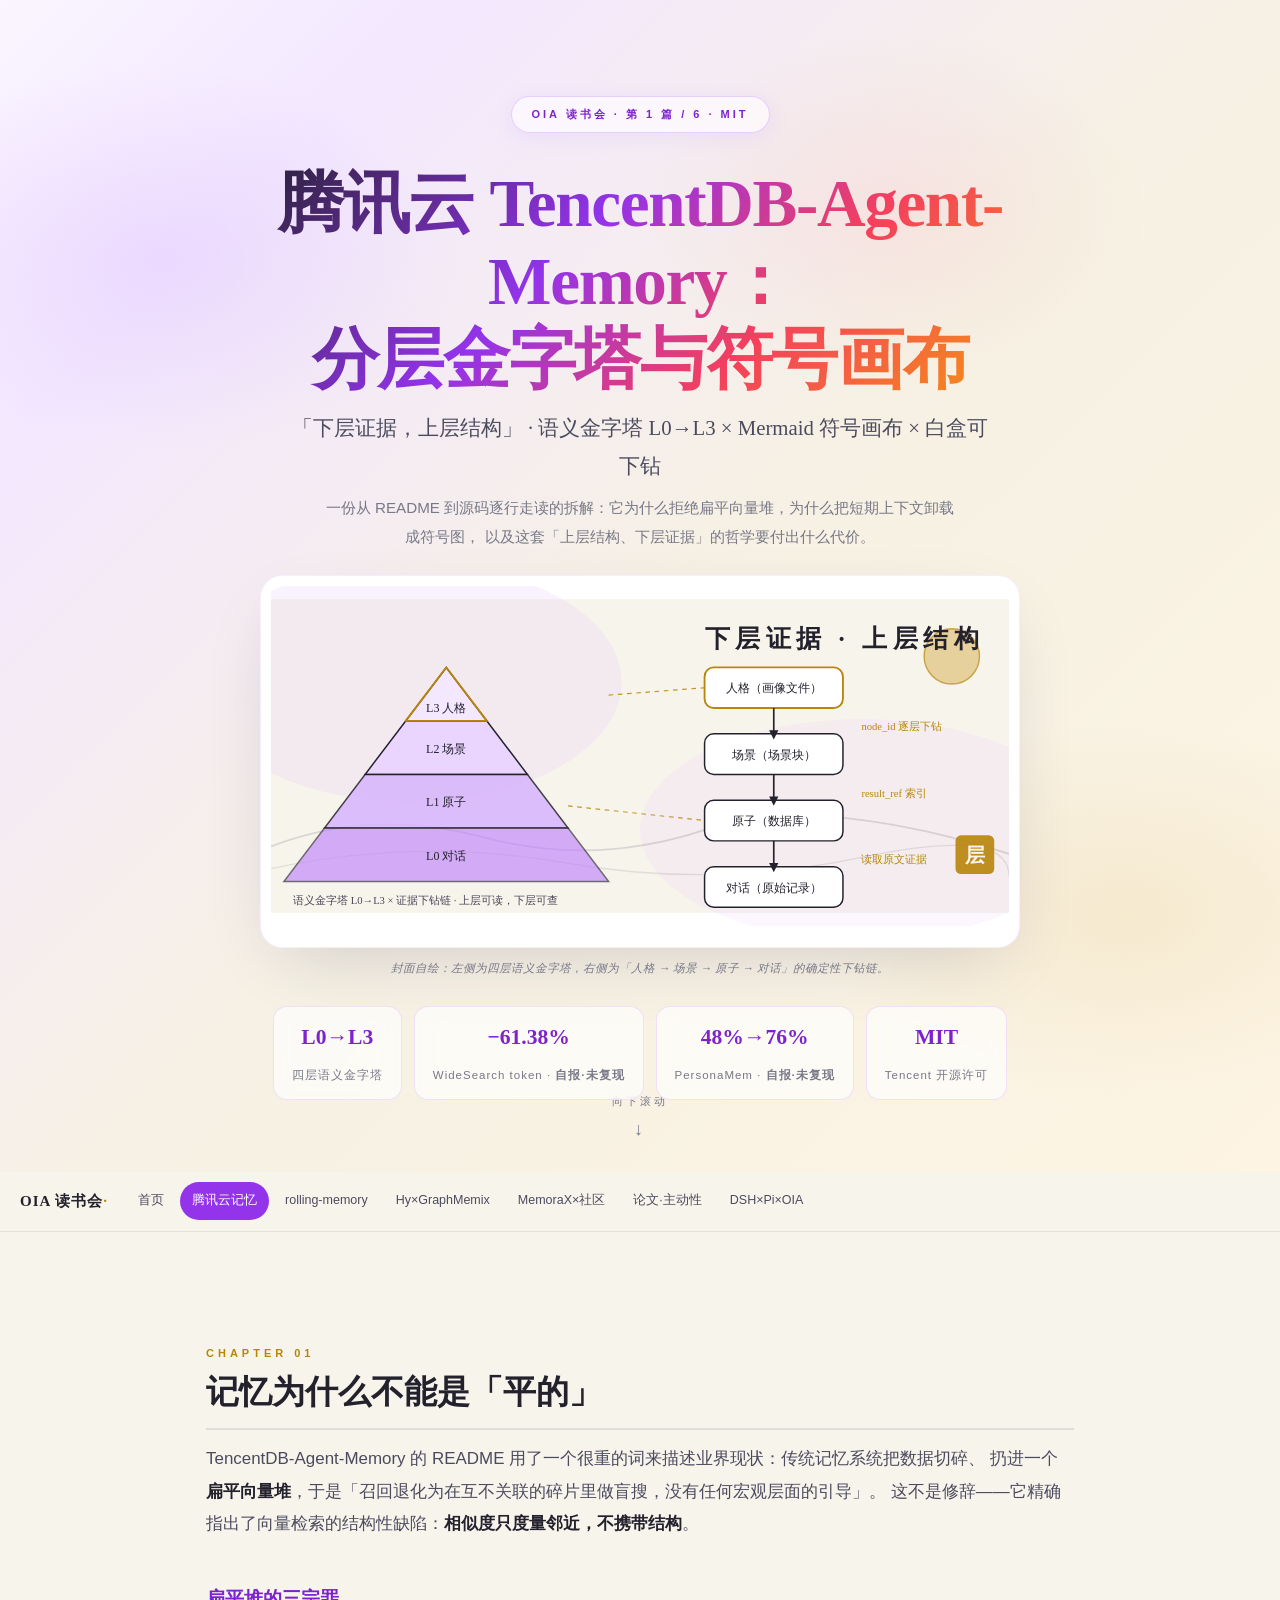
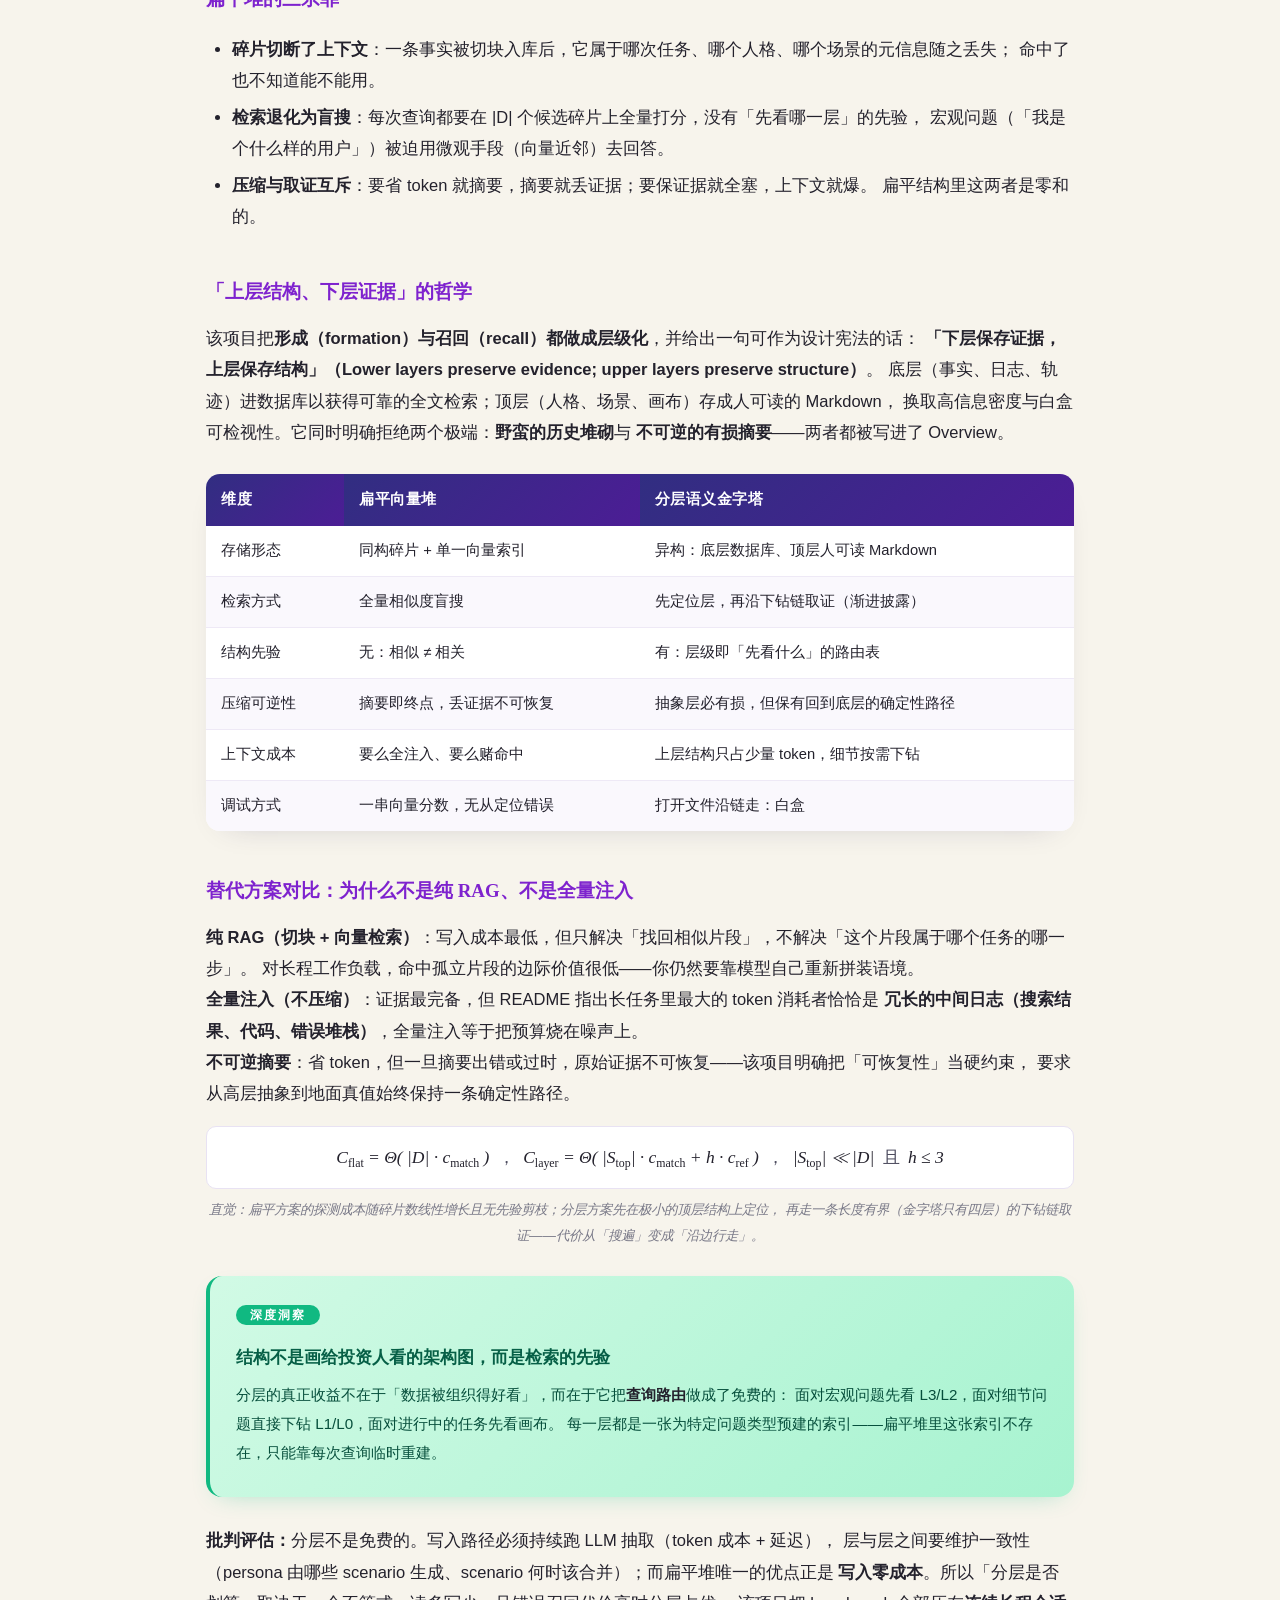
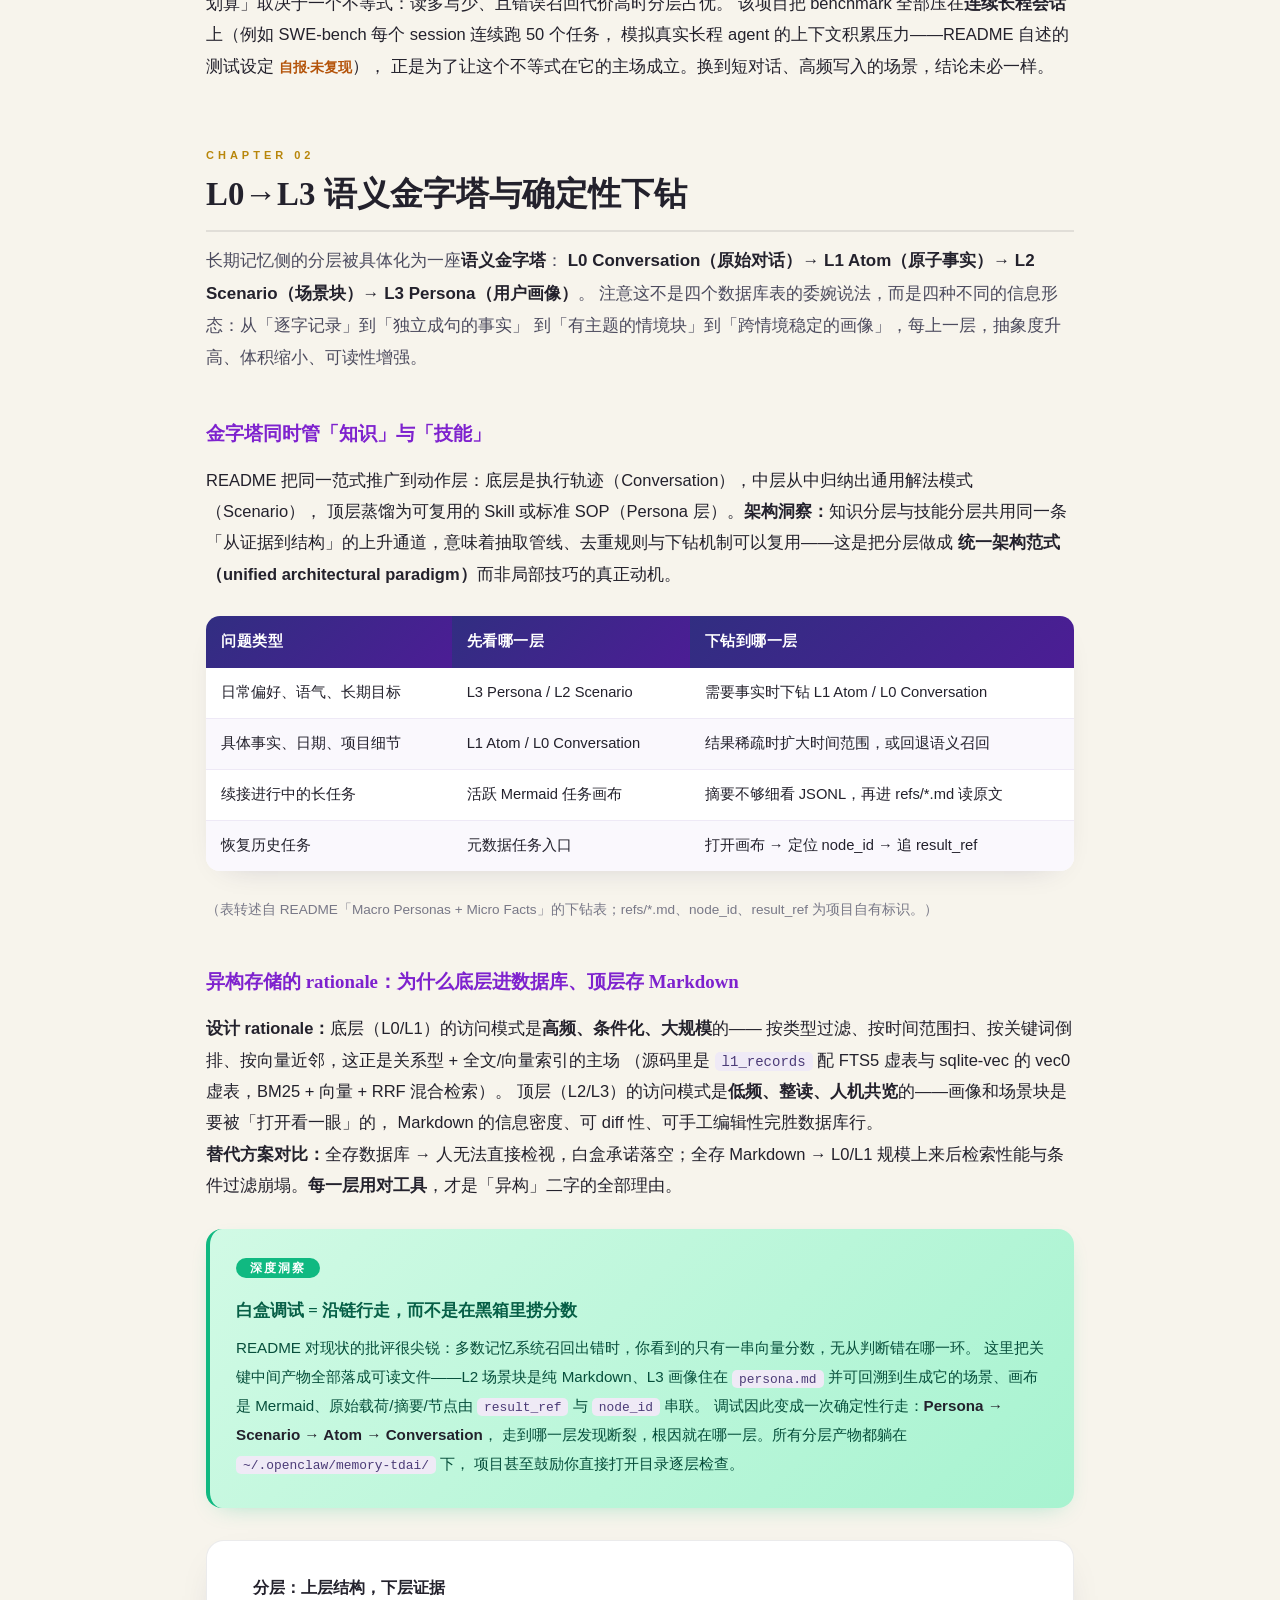
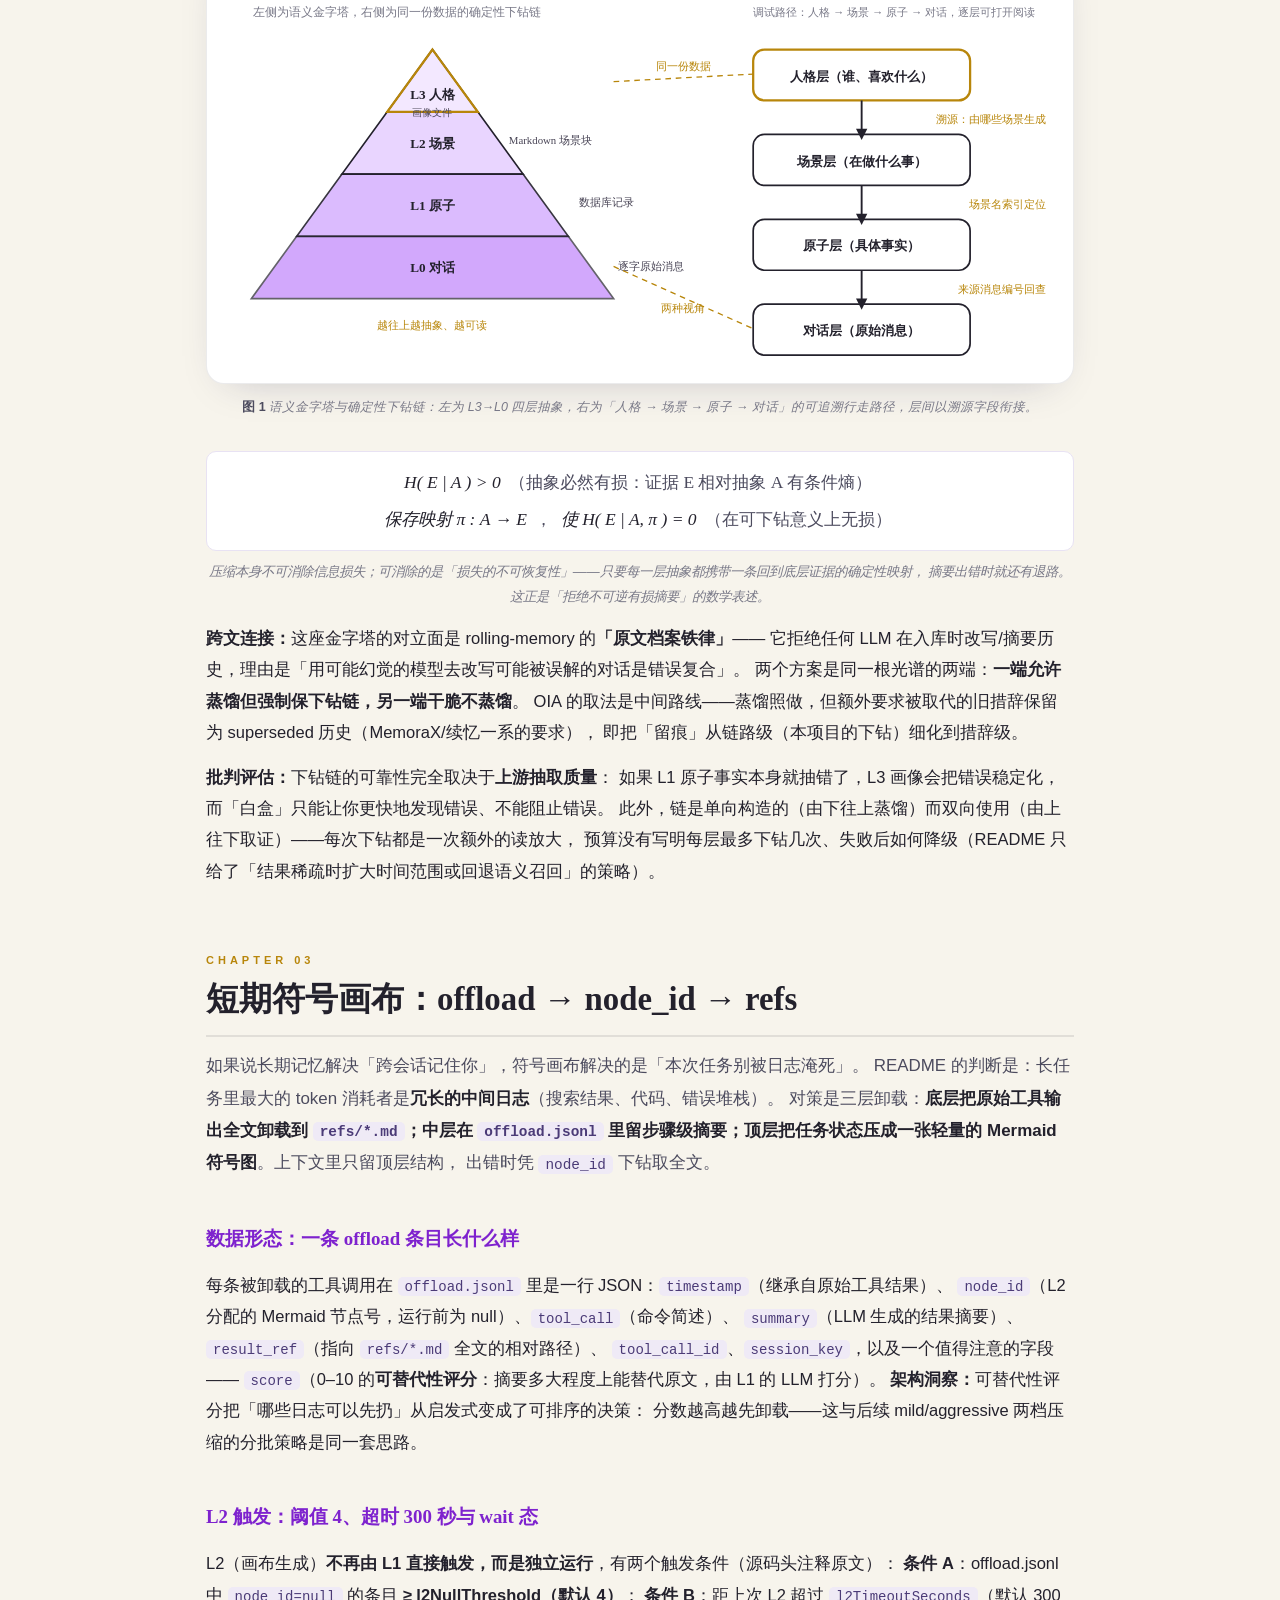
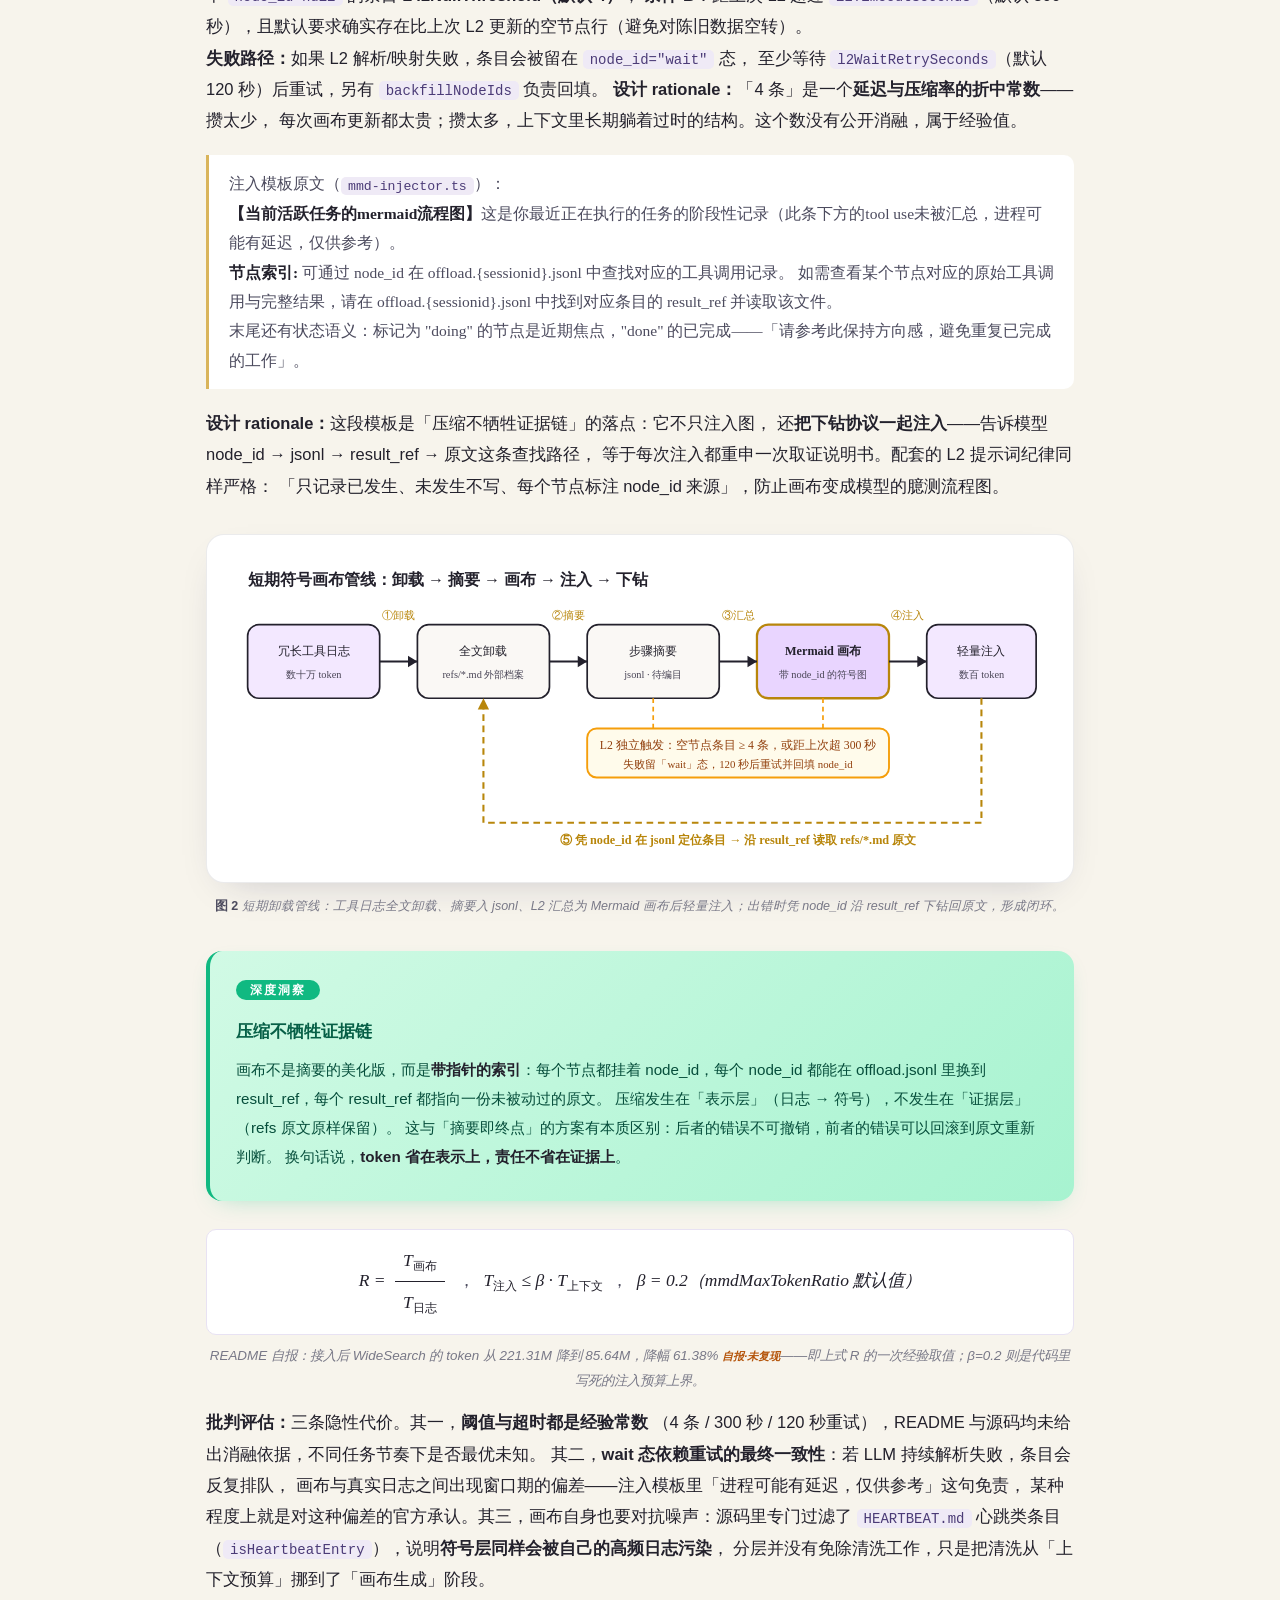
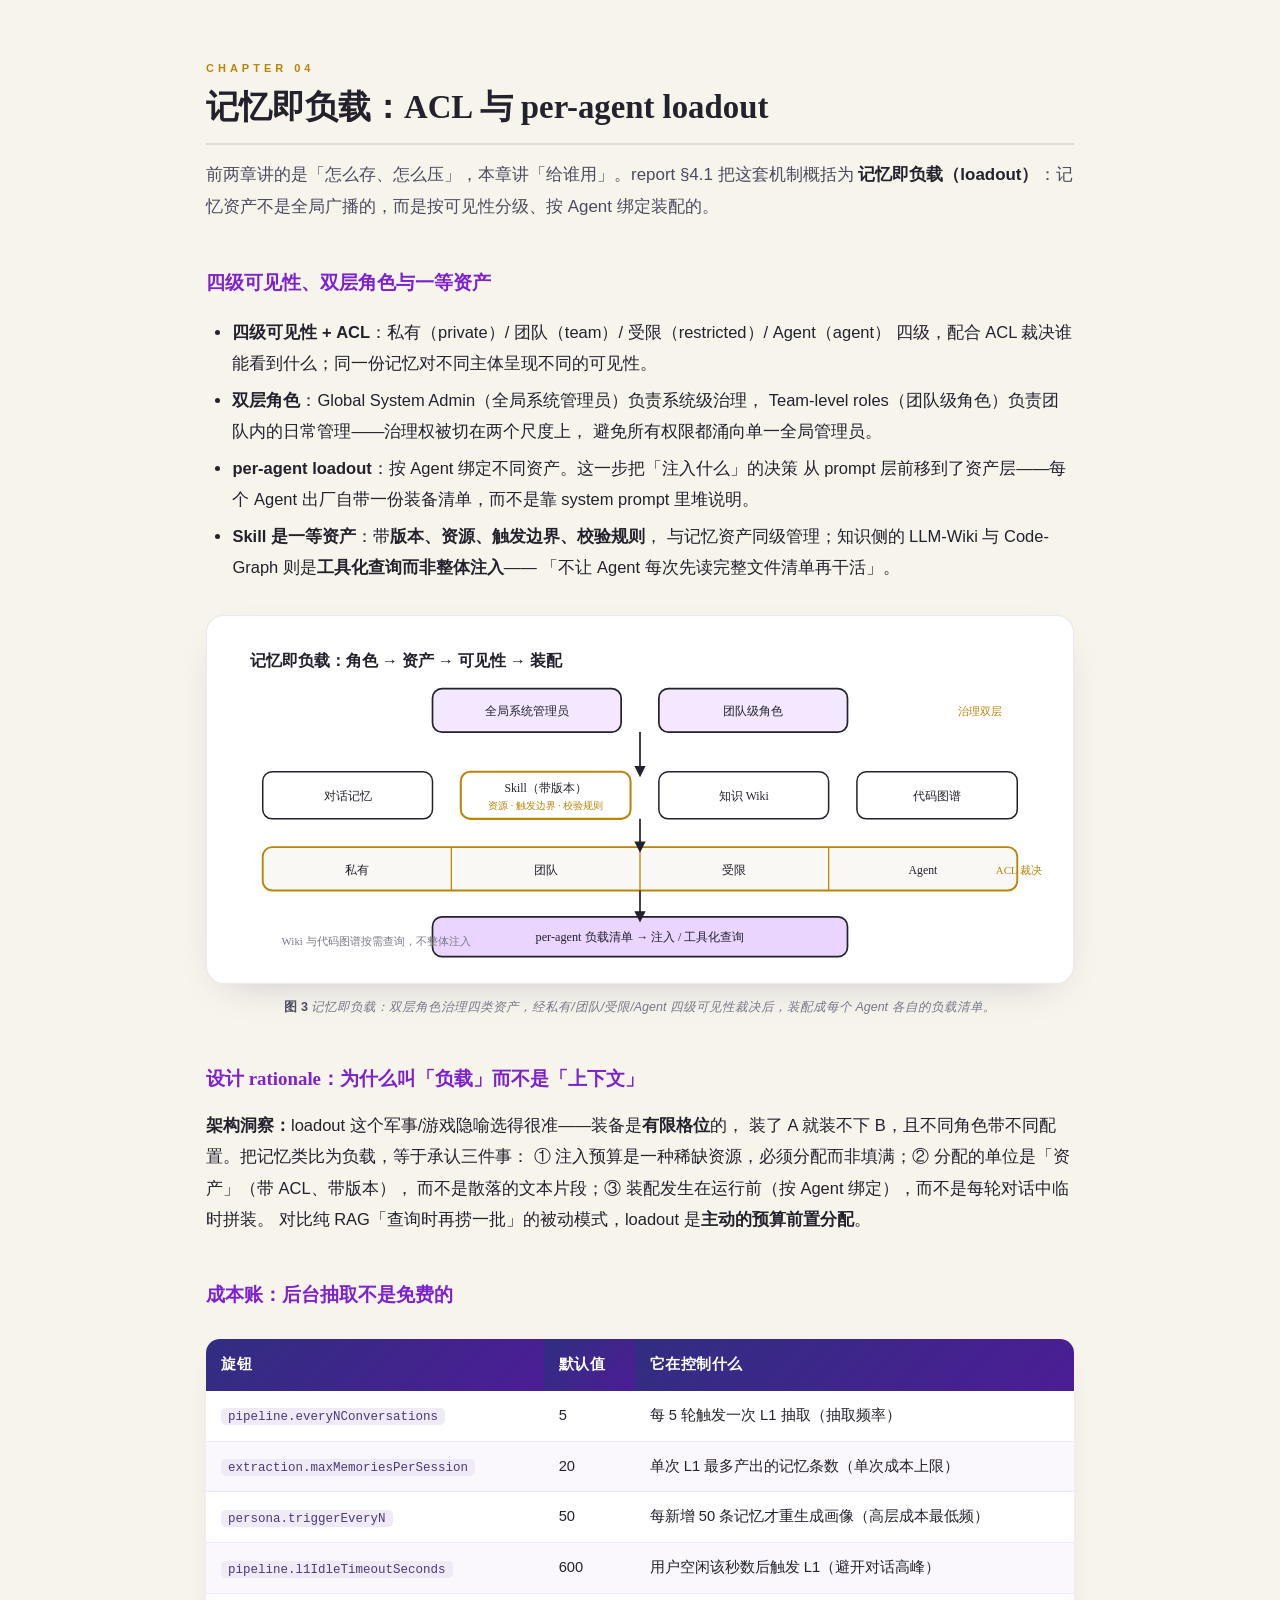
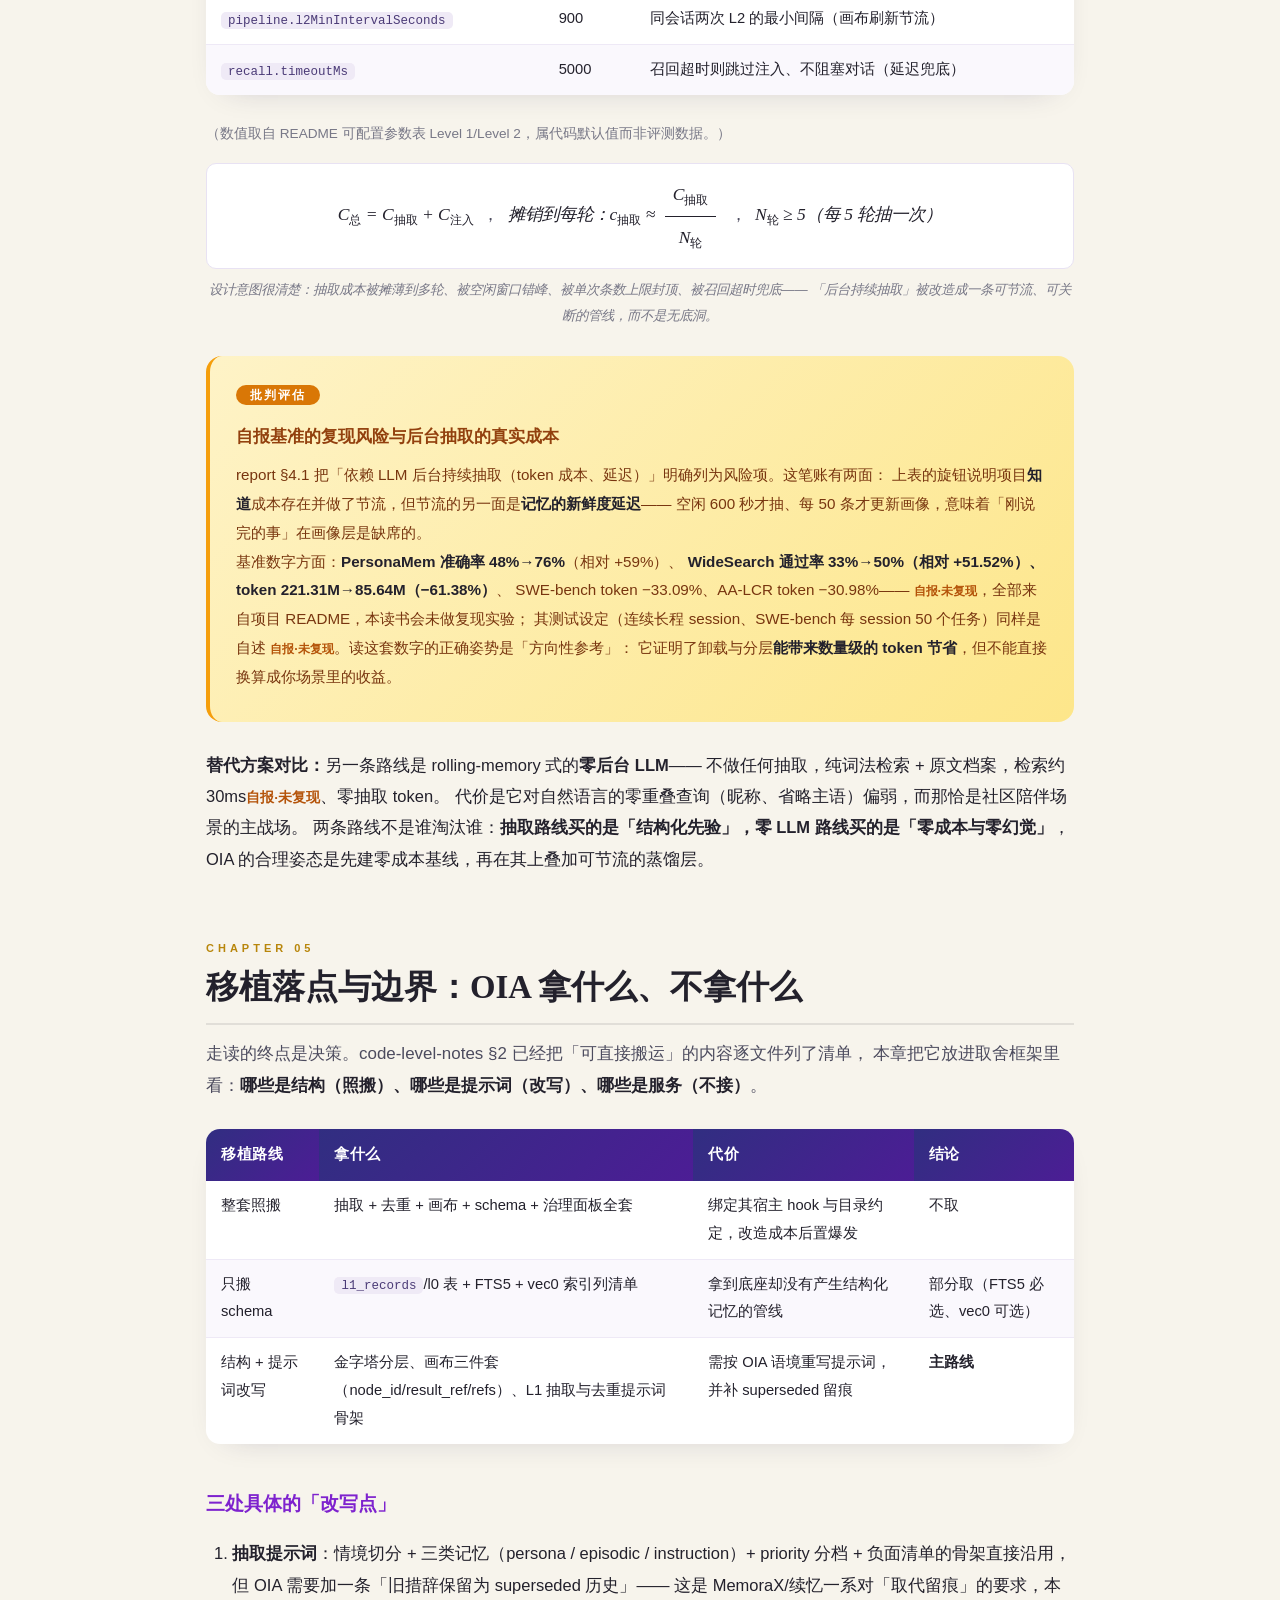
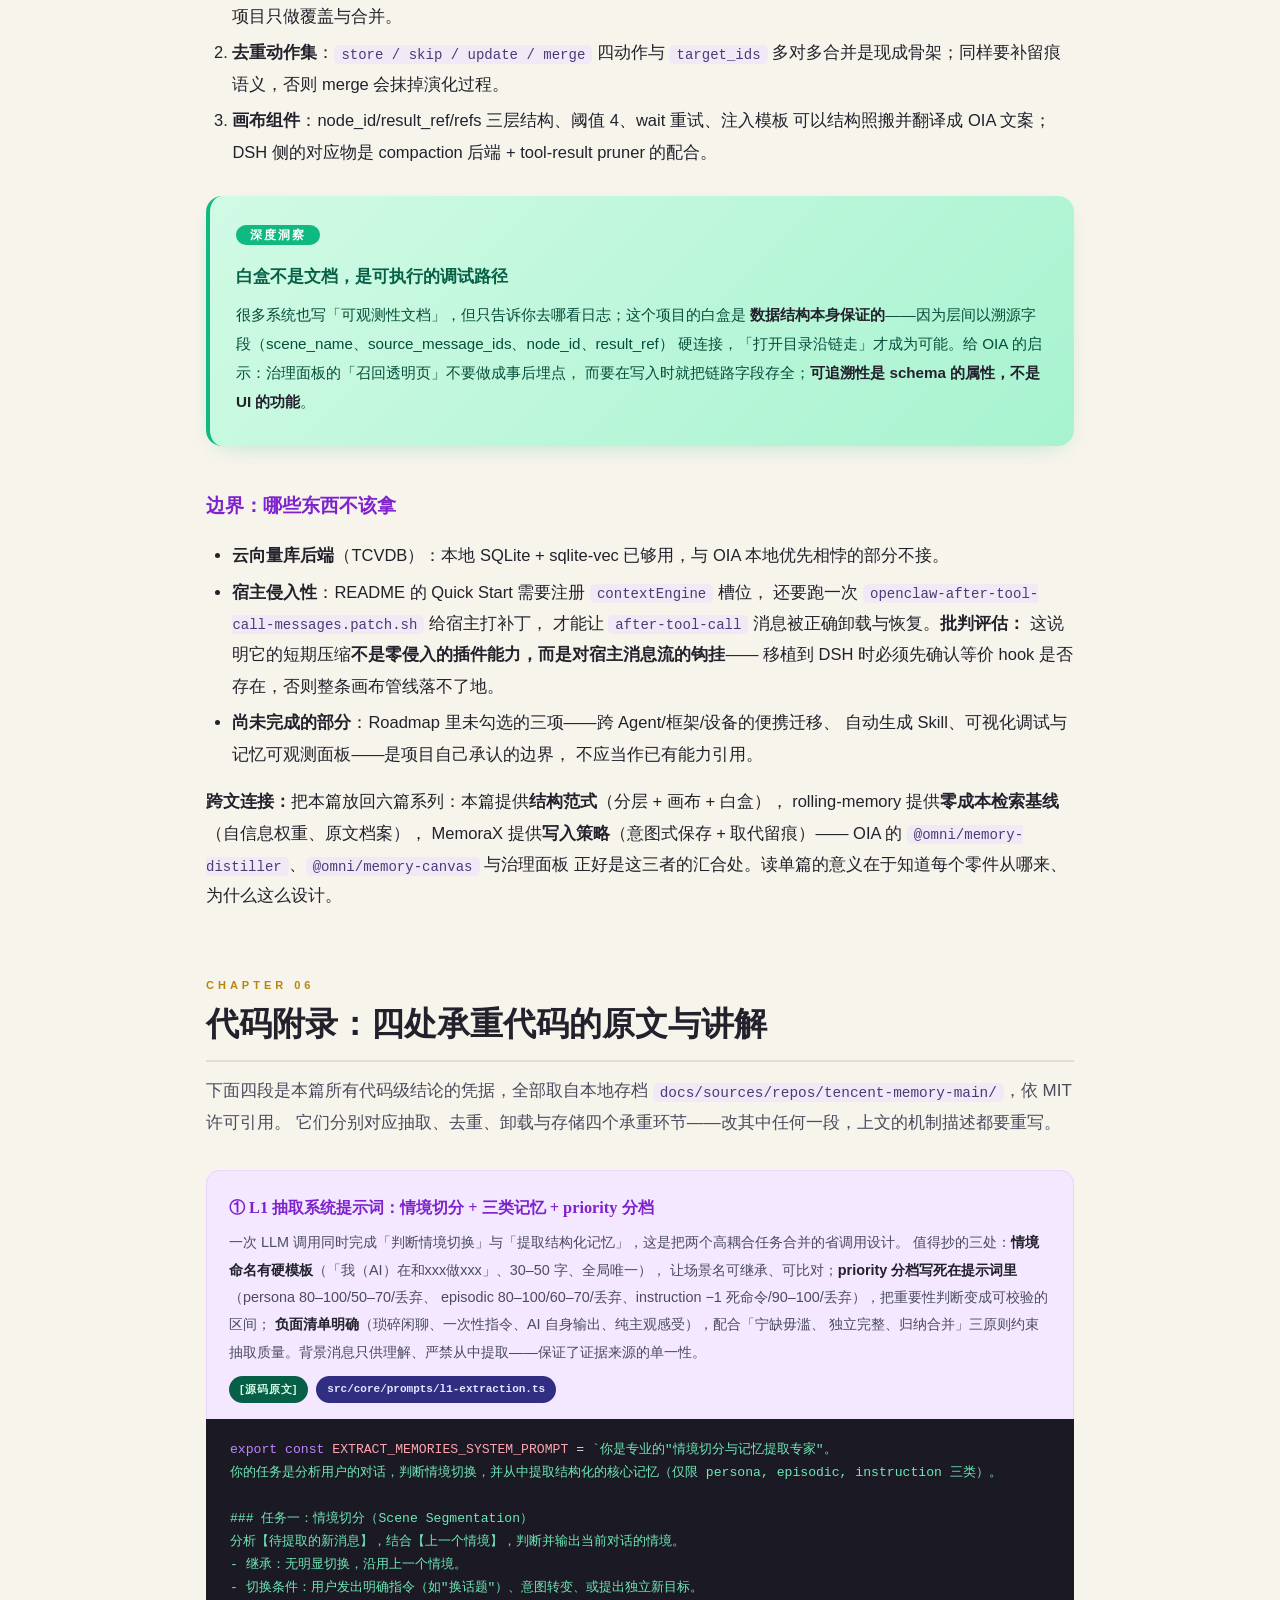
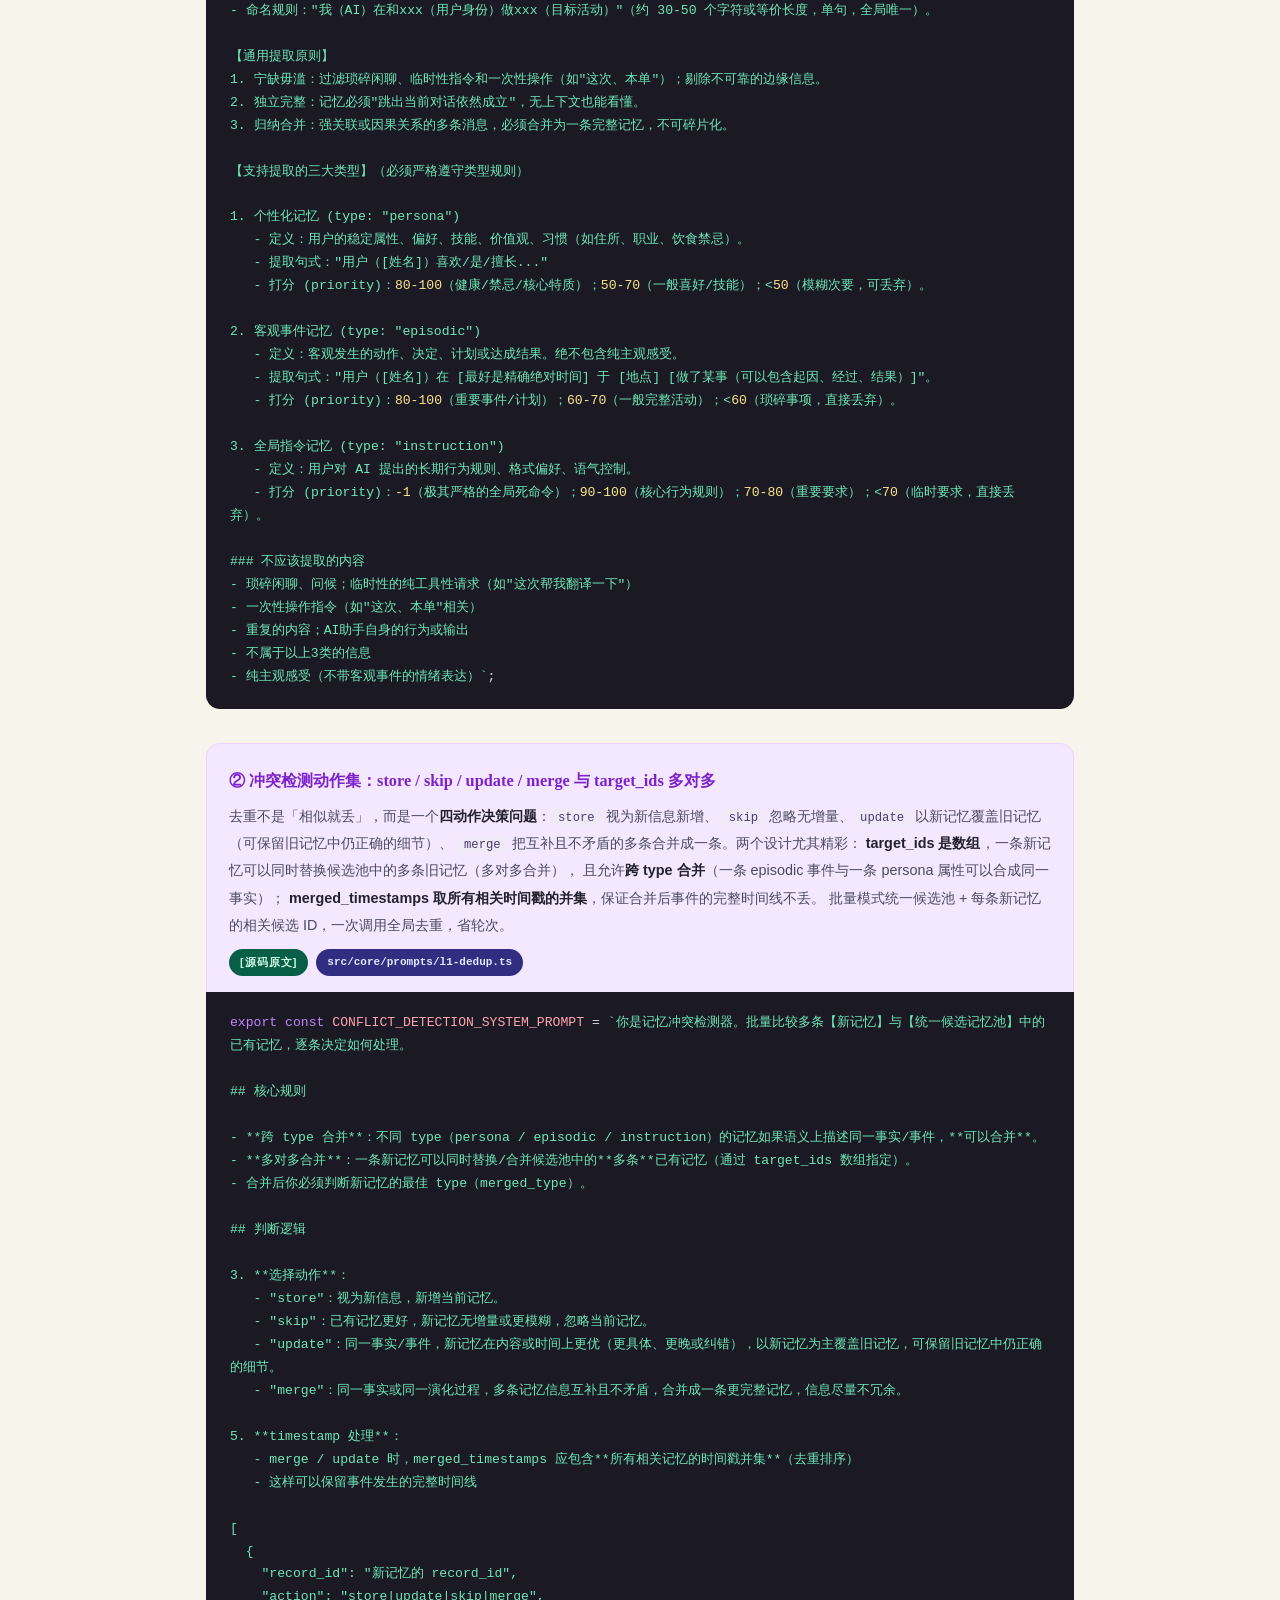
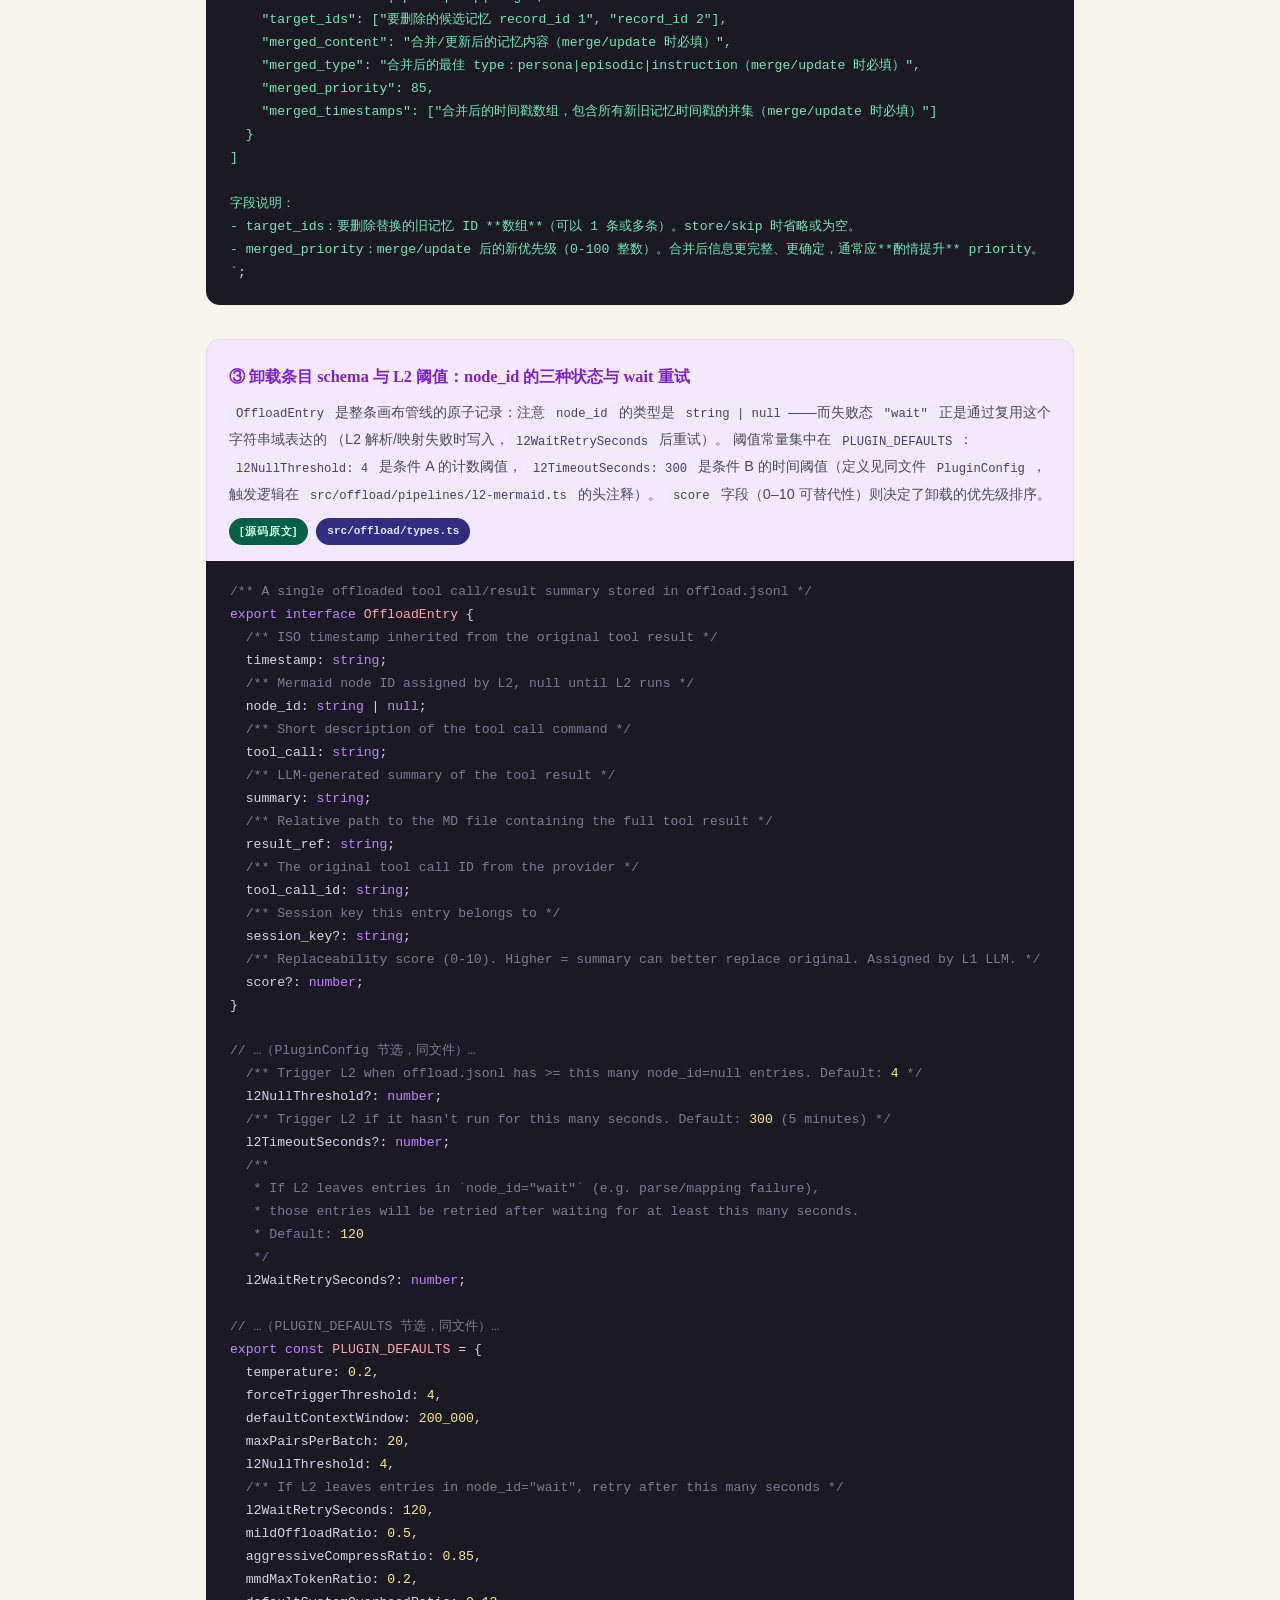
<file: blog/posts/01-tencentdb-memory.html>
<!DOCTYPE html>
<html lang="zh-CN">
<head>
<meta charset="UTF-8">
<meta name="viewport" content="width=device-width, initial-scale=1">
<title>腾讯云 TencentDB-Agent-Memory：分层金字塔与符号画布 · OIA 读书会 第 1 篇</title>
<link rel="stylesheet" href="../assets/css/style.css">
</head>
<body>

<!-- ================= HERO（模板 A） ================= -->
<header class="hero">
  <div class="hero-wrap">
    <div class="hero-badge">OIA 读书会 · 第 1 篇 / 6 · MIT</div>
    <h1>腾讯云 TencentDB-Agent-Memory：<br>分层金字塔与符号画布</h1>
    <div class="hero-tagline">「下层证据，上层结构」 · 语义金字塔 L0→L3 × Mermaid 符号画布 × 白盒可下钻</div>
    <p class="hero-desc">一份从 README 到源码逐行走读的拆解：它为什么拒绝扁平向量堆，为什么把短期上下文卸载成符号图，
      以及这套「上层结构、下层证据」的哲学要付出什么代价。</p>

    <div class="hero-art">
      <div class="cover-frame">
        <!-- 自绘水墨风封面：分层金字塔 + 证据下钻链 -->
        <svg viewBox="0 0 800 340" width="800" height="340" role="img" aria-label="水墨封面：分层金字塔与证据下钻链">
          <rect x="0" y="0" width="800" height="340" fill="#f7f4ec"></rect>
          <!-- 淡紫晕染 -->
          <ellipse cx="150" cy="90" rx="230" ry="130" fill="#d8b4fe" opacity="0.16"></ellipse>
          <ellipse cx="640" cy="250" rx="240" ry="120" fill="#d8b4fe" opacity="0.12"></ellipse>
          <!-- 泥金圆日 -->
          <circle cx="738" cy="62" r="30" fill="#d9b45b" opacity="0.55"></circle>
          <circle cx="738" cy="62" r="30" fill="none" stroke="#b8860b" stroke-width="1.5" opacity="0.7"></circle>
          <!-- 远山笔触 -->
          <path d="M0 268 Q110 226 230 258 T470 250 T800 276" fill="none" stroke="#23212c" stroke-width="2" opacity="0.14"></path>
          <path d="M0 292 Q160 258 320 286 T640 280 T800 300" fill="none" stroke="#23212c" stroke-width="1.4" opacity="0.10"></path>

          <!-- 分层金字塔（左） -->
          <g stroke="#23212c" stroke-width="1.6">
            <polygon points="190,74 234,132 146,132" fill="#f3e8ff"></polygon>
            <polygon points="146,132 234,132 278,190 102,190" fill="#e9d5ff"></polygon>
            <polygon points="102,190 278,190 322,248 58,248" fill="#d8b4fe" opacity="0.85"></polygon>
            <polygon points="58,248 322,248 366,306 14,306" fill="#c084fc" opacity="0.65"></polygon>
          </g>
          <polygon points="190,74 234,132 146,132" fill="none" stroke="#b8860b" stroke-width="2"></polygon>
          <g font-family="'Noto Serif SC','SimSun',serif" font-size="13" fill="#23212c" text-anchor="middle">
            <text x="190" y="122">L3 人格</text>
            <text x="190" y="167">L2 场景</text>
            <text x="190" y="224">L1 原子</text>
            <text x="190" y="283">L0 对话</text>
          </g>

          <!-- 证据下钻链（右） -->
          <g font-family="'Noto Serif SC','SimSun',serif" font-size="13" fill="#23212c">
            <rect x="470" y="74" width="150" height="44" rx="10" fill="#ffffff" stroke="#b8860b" stroke-width="2"></rect>
            <text x="545" y="101" text-anchor="middle">人格（画像文件）</text>
            <rect x="470" y="146" width="150" height="44" rx="10" fill="#ffffff" stroke="#23212c" stroke-width="1.6"></rect>
            <text x="545" y="173" text-anchor="middle">场景（场景块）</text>
            <rect x="470" y="218" width="150" height="44" rx="10" fill="#ffffff" stroke="#23212c" stroke-width="1.6"></rect>
            <text x="545" y="245" text-anchor="middle">原子（数据库）</text>
            <rect x="470" y="290" width="150" height="44" rx="10" fill="#ffffff" stroke="#23212c" stroke-width="1.6"></rect>
            <text x="545" y="317" text-anchor="middle">对话（原始记录）</text>
          </g>
          <g stroke="#23212c" stroke-width="1.8" fill="none">
            <line x1="545" y1="118" x2="545" y2="146"></line>
            <line x1="545" y1="190" x2="545" y2="218"></line>
            <line x1="545" y1="262" x2="545" y2="290"></line>
          </g>
          <g fill="#23212c">
            <polygon points="545,152 540,142 550,142"></polygon>
            <polygon points="545,224 540,214 550,214"></polygon>
            <polygon points="545,296 540,286 550,286"></polygon>
          </g>
          <g font-family="'Noto Serif SC','SimSun',serif" font-size="11.5" fill="#b8860b">
            <text x="640" y="142">node_id 逐层下钻</text>
            <text x="640" y="214">result_ref 索引</text>
            <text x="640" y="286">读取原文证据</text>
          </g>
          <!-- 金字塔与链的连线 -->
          <g stroke="#b8860b" stroke-width="1.3" stroke-dasharray="5 5" fill="none" opacity="0.85">
            <path d="M366 104 L470 96"></path>
            <path d="M322 224 L470 240"></path>
          </g>

          <!-- 题字 -->
          <text x="470" y="52" font-family="'Noto Serif SC','SimSun',serif" font-size="27" font-weight="900"
                letter-spacing="6" fill="#23212c">下层证据 · 上层结构</text>
          <!-- 印章 -->
          <rect x="742" y="256" width="42" height="42" rx="6" fill="#b8860b" opacity="0.9"></rect>
          <text x="763" y="285" font-family="'Noto Serif SC','SimSun',serif" font-size="22" font-weight="900"
                fill="#f7f4ec" text-anchor="middle">层</text>
          <!-- 底部小注 -->
          <text x="24" y="330" font-family="'Noto Serif SC','SimSun',serif" font-size="11.5" fill="#4a4657">
            语义金字塔 L0→L3 × 证据下钻链 · 上层可读，下层可查
          </text>
        </svg>
      </div>
    </div>
    <div class="hero-caption">封面自绘：左侧为四层语义金字塔，右侧为「人格 → 场景 → 原子 → 对话」的确定性下钻链。</div>

    <div class="hero-stats">
      <div class="stat"><b>L0→L3</b><span>四层语义金字塔</span></div>
      <div class="stat"><b>−61.38%</b><span>WideSearch token · <span class="self-report">自报·未复现</span></span></div>
      <div class="stat"><b>48%→76%</b><span>PersonaMem · <span class="self-report">自报·未复现</span></span></div>
      <div class="stat"><b>MIT</b><span>Tencent 开源许可</span></div>
    </div>
  </div>
  <div class="scroll-hint">向下滚动<span>↓</span></div>
</header>

<!-- ================= 导航条 ================= -->
<nav class="navbar">
  <span class="brand">OIA 读书会<i>·</i></span>
  <a href="../index.html">首页</a>
  <a href="01-tencentdb-memory.html" class="active">腾讯云记忆</a>
  <a href="02-rolling-memory.html">rolling-memory</a>
  <a href="03-hy-graphmemix.html">Hy×GraphMemix</a>
  <a href="04-memorax-community.html">MemoraX×社区</a>
  <a href="05-omni-papers.html">论文·主动性</a>
  <a href="06-dsh-pi-oia.html">DSH×Pi×OIA</a>
</nav>

<div class="wrap">

<!-- ================= CHAPTER 01 ================= -->
<section class="chapter">
  <div class="chapter-no">CHAPTER 01</div>
  <h2 class="chapter-title">记忆为什么不能是「平的」</h2>

  <p class="lead">TencentDB-Agent-Memory 的 README 用了一个很重的词来描述业界现状：传统记忆系统把数据切碎、
  扔进一个<strong>扁平向量堆</strong>，于是「召回退化为在互不关联的碎片里做盲搜，没有任何宏观层面的引导」。
  这不是修辞——它精确指出了向量检索的结构性缺陷：<strong>相似度只度量邻近，不携带结构</strong>。</p>

  <h3>扁平堆的三宗罪</h3>
  <ul>
    <li><strong>碎片切断了上下文</strong>：一条事实被切块入库后，它属于哪次任务、哪个人格、哪个场景的元信息随之丢失；
        命中了也不知道能不能用。</li>
    <li><strong>检索退化为盲搜</strong>：每次查询都要在 |D| 个候选碎片上全量打分，没有「先看哪一层」的先验，
        宏观问题（「我是个什么样的用户」）被迫用微观手段（向量近邻）去回答。</li>
    <li><strong>压缩与取证互斥</strong>：要省 token 就摘要，摘要就丢证据；要保证据就全塞，上下文就爆。
        扁平结构里这两者是零和的。</li>
  </ul>

  <h3>「上层结构、下层证据」的哲学</h3>
  <p>该项目把<strong>形成（formation）与召回（recall）都做成层级化</strong>，并给出一句可作为设计宪法的话：
  <strong>「下层保存证据，上层保存结构」（Lower layers preserve evidence; upper layers preserve structure）</strong>。
  底层（事实、日志、轨迹）进数据库以获得可靠的全文检索；顶层（人格、场景、画布）存成人可读的 Markdown，
  换取高信息密度与白盒可检视性。它同时明确拒绝两个极端：<strong>野蛮的历史堆砌</strong>与
  <strong>不可逆的有损摘要</strong>——两者都被写进了 Overview。</p>

  <table class="tbl">
    <thead>
      <tr><th>维度</th><th>扁平向量堆</th><th>分层语义金字塔</th></tr>
    </thead>
    <tbody>
      <tr><td>存储形态</td><td>同构碎片 + 单一向量索引</td><td>异构：底层数据库、顶层人可读 Markdown</td></tr>
      <tr><td>检索方式</td><td>全量相似度盲搜</td><td>先定位层，再沿下钻链取证（渐进披露）</td></tr>
      <tr><td>结构先验</td><td>无：相似 ≠ 相关</td><td>有：层级即「先看什么」的路由表</td></tr>
      <tr><td>压缩可逆性</td><td>摘要即终点，丢证据不可恢复</td><td>抽象层必有损，但保有回到底层的确定性路径</td></tr>
      <tr><td>上下文成本</td><td>要么全注入、要么赌命中</td><td>上层结构只占少量 token，细节按需下钻</td></tr>
      <tr><td>调试方式</td><td>一串向量分数，无从定位错误</td><td>打开文件沿链走：白盒</td></tr>
    </tbody>
  </table>

  <h3>替代方案对比：为什么不是纯 RAG、不是全量注入</h3>
  <p><strong>纯 RAG（切块 + 向量检索）</strong>：写入成本最低，但只解决「找回相似片段」，不解决「这个片段属于哪个任务的哪一步」。
  对长程工作负载，命中孤立片段的边际价值很低——你仍然要靠模型自己重新拼装语境。<br>
  <strong>全量注入（不压缩）</strong>：证据最完备，但 README 指出长任务里最大的 token 消耗者恰恰是
  <strong>冗长的中间日志（搜索结果、代码、错误堆栈）</strong>，全量注入等于把预算烧在噪声上。<br>
  <strong>不可逆摘要</strong>：省 token，但一旦摘要出错或过时，原始证据不可恢复——该项目明确把「可恢复性」当硬约束，
  要求从高层抽象到地面真值始终保持一条确定性路径。</p>

  <span class="math">
    C<sub>flat</sub> = Θ( |D| · c<sub>match</sub> )
    <span class="op">，</span>
    C<sub>layer</sub> = Θ( |S<sub>top</sub>| · c<sub>match</sub> + h · c<sub>ref</sub> )
    <span class="op">，</span>
    |S<sub>top</sub>| ≪ |D| <span class="op">且</span> h ≤ 3
  </span>
  <div class="math-note">直觉：扁平方案的探测成本随碎片数线性增长且无先验剪枝；分层方案先在极小的顶层结构上定位，
    再走一条长度有界（金字塔只有四层）的下钻链取证——代价从「搜遍」变成「沿边行走」。</div>

  <div class="insight-box">
    <span class="tag-insight">深度洞察</span>
    <h4>结构不是画给投资人看的架构图，而是检索的先验</h4>
    <p>分层的真正收益不在于「数据被组织得好看」，而在于它把<strong>查询路由</strong>做成了免费的：
    面对宏观问题先看 L3/L2，面对细节问题直接下钻 L1/L0，面对进行中的任务先看画布。
    每一层都是一张为特定问题类型预建的索引——扁平堆里这张索引不存在，只能靠每次查询临时重建。</p>
  </div>

  <p><strong>批判评估：</strong>分层不是免费的。写入路径必须持续跑 LLM 抽取（token 成本 + 延迟），
  层与层之间要维护一致性（persona 由哪些 scenario 生成、scenario 何时该合并）；而扁平堆唯一的优点正是
  <strong>写入零成本</strong>。所以「分层是否划算」取决于一个不等式：读多写少、且错误召回代价高时分层占优。
  该项目把 benchmark 全部压在<strong>连续长程会话</strong>上（例如 SWE-bench 每个 session 连续跑 50 个任务，
  模拟真实长程 agent 的上下文积累压力——README 自述的测试设定 <span class="self-report">自报·未复现</span>），
  正是为了让这个不等式在它的主场成立。换到短对话、高频写入的场景，结论未必一样。</p>
</section>

<!-- ================= CHAPTER 02 ================= -->
<section class="chapter">
  <div class="chapter-no">CHAPTER 02</div>
  <h2 class="chapter-title">L0→L3 语义金字塔与确定性下钻</h2>

  <p class="lead">长期记忆侧的分层被具体化为一座<strong>语义金字塔</strong>：
  <strong>L0 Conversation（原始对话）→ L1 Atom（原子事实）→ L2 Scenario（场景块）→ L3 Persona（用户画像）</strong>。
  注意这不是四个数据库表的委婉说法，而是四种不同的信息形态：从「逐字记录」到「独立成句的事实」
  到「有主题的情境块」到「跨情境稳定的画像」，每上一层，抽象度升高、体积缩小、可读性增强。</p>

  <h3>金字塔同时管「知识」与「技能」</h3>
  <p>README 把同一范式推广到动作层：底层是执行轨迹（Conversation），中层从中归纳出通用解法模式（Scenario），
  顶层蒸馏为可复用的 Skill 或标准 SOP（Persona 层）。<strong>架构洞察：</strong>知识分层与技能分层共用同一条
  「从证据到结构」的上升通道，意味着抽取管线、去重规则与下钻机制可以复用——这是把分层做成
  <strong>统一架构范式（unified architectural paradigm）</strong>而非局部技巧的真正动机。</p>

  <table class="tbl">
    <thead>
      <tr><th>问题类型</th><th>先看哪一层</th><th>下钻到哪一层</th></tr>
    </thead>
    <tbody>
      <tr><td>日常偏好、语气、长期目标</td><td>L3 Persona / L2 Scenario</td><td>需要事实时下钻 L1 Atom / L0 Conversation</td></tr>
      <tr><td>具体事实、日期、项目细节</td><td>L1 Atom / L0 Conversation</td><td>结果稀疏时扩大时间范围，或回退语义召回</td></tr>
      <tr><td>续接进行中的长任务</td><td>活跃 Mermaid 任务画布</td><td>摘要不够细看 JSONL，再进 refs/*.md 读原文</td></tr>
      <tr><td>恢复历史任务</td><td>元数据任务入口</td><td>打开画布 → 定位 node_id → 追 result_ref</td></tr>
    </tbody>
  </table>
  <p style="font-size:.85rem;color:#787887;">（表转述自 README「Macro Personas + Micro Facts」的下钻表；refs/*.md、node_id、result_ref 为项目自有标识。）</p>

  <h3>异构存储的 rationale：为什么底层进数据库、顶层存 Markdown</h3>
  <p><strong>设计 rationale：</strong>底层（L0/L1）的访问模式是<strong>高频、条件化、大规模</strong>的——
  按类型过滤、按时间范围扫、按关键词倒排、按向量近邻，这正是关系型 + 全文/向量索引的主场
  （源码里是 <code>l1_records</code> 配 FTS5 虚表与 sqlite-vec 的 vec0 虚表，BM25 + 向量 + RRF 混合检索）。
  顶层（L2/L3）的访问模式是<strong>低频、整读、人机共览</strong>的——画像和场景块是要被「打开看一眼」的，
  Markdown 的信息密度、可 diff 性、可手工编辑性完胜数据库行。<br>
  <strong>替代方案对比：</strong>全存数据库 → 人无法直接检视，白盒承诺落空；全存 Markdown →
  L0/L1 规模上来后检索性能与条件过滤崩塌。<strong>每一层用对工具</strong>，才是「异构」二字的全部理由。</p>

  <div class="insight-box">
    <span class="tag-insight">深度洞察</span>
    <h4>白盒调试 = 沿链行走，而不是在黑箱里捞分数</h4>
    <p>README 对现状的批评很尖锐：多数记忆系统召回出错时，你看到的只有一串向量分数，无从判断错在哪一环。
    这里把关键中间产物全部落成可读文件——L2 场景块是纯 Markdown、L3 画像住在 <code>persona.md</code>
    并可回溯到生成它的场景、画布是 Mermaid、原始载荷/摘要/节点由 <code>result_ref</code> 与 <code>node_id</code> 串联。
    调试因此变成一次确定性行走：<strong>Persona → Scenario → Atom → Conversation</strong>，
    走到哪一层发现断裂，根因就在哪一层。所有分层产物都躺在 <code>~/.openclaw/memory-tdai/</code> 下，
    项目甚至鼓励你直接打开目录逐层检查。</p>
  </div>

  <figure class="svg-figure">
    <div class="svg-card">
      <svg viewBox="0 0 880 430" width="880" height="430" role="img" aria-label="语义金字塔与确定性下钻链示意图">
        <rect x="0" y="0" width="880" height="430" fill="#ffffff"></rect>
        <text x="30" y="36" font-family="'Noto Serif SC','SimSun',serif" font-size="17" font-weight="900" fill="#23212c">
          分层：上层结构，下层证据
        </text>
        <text x="30" y="60" font-family="'Noto Serif SC','SimSun',serif" font-size="12.5" fill="#787887">
          左侧为语义金字塔，右侧为同一份数据的确定性下钻链
        </text>

        <!-- 左：金字塔 -->
        <g stroke="#23212c" stroke-width="1.8">
          <polygon points="220,96 268,162 172,162" fill="#f3e8ff"></polygon>
          <polygon points="172,162 268,162 316,228 124,228" fill="#e9d5ff"></polygon>
          <polygon points="124,228 316,228 364,294 76,294" fill="#d8b4fe" opacity="0.9"></polygon>
          <polygon points="76,294 364,294 412,360 28,360" fill="#c084fc" opacity="0.7"></polygon>
        </g>
        <polygon points="220,96 268,162 172,162" fill="none" stroke="#b8860b" stroke-width="2.4"></polygon>
        <g font-family="'Noto Serif SC','SimSun',serif" font-size="14" fill="#23212c" text-anchor="middle" font-weight="700">
          <text x="220" y="148">L3 人格</text>
          <text x="220" y="200">L2 场景</text>
          <text x="220" y="266">L1 原子</text>
          <text x="220" y="332">L0 对话</text>
        </g>
        <g font-family="'Noto Serif SC','SimSun',serif" font-size="11.5" fill="#4a4657" text-anchor="middle">
          <text x="220" y="166" font-size="10.5">画像文件</text>
          <text x="345" y="196">Markdown 场景块</text>
          <text x="404" y="262">数据库记录</text>
          <text x="452" y="330">逐字原始消息</text>
        </g>
        <text x="220" y="392" font-family="'Noto Serif SC','SimSun',serif" font-size="12" fill="#b8860b" text-anchor="middle">
          越往上越抽象、越可读
        </text>

        <!-- 右：下钻链 -->
        <g font-family="'Noto Serif SC','SimSun',serif" font-size="14" fill="#23212c">
          <rect x="560" y="96" width="230" height="54" rx="12" fill="#ffffff" stroke="#b8860b" stroke-width="2.4"></rect>
          <text x="675" y="129" text-anchor="middle" font-weight="700">人格层（谁、喜欢什么）</text>

          <rect x="560" y="186" width="230" height="54" rx="12" fill="#ffffff" stroke="#23212c" stroke-width="1.8"></rect>
          <text x="675" y="219" text-anchor="middle" font-weight="700">场景层（在做什么事）</text>

          <rect x="560" y="276" width="230" height="54" rx="12" fill="#ffffff" stroke="#23212c" stroke-width="1.8"></rect>
          <text x="675" y="309" text-anchor="middle" font-weight="700">原子层（具体事实）</text>

          <rect x="560" y="366" width="230" height="54" rx="12" fill="#ffffff" stroke="#23212c" stroke-width="1.8"></rect>
          <text x="675" y="399" text-anchor="middle" font-weight="700">对话层（原始消息）</text>
        </g>
        <g stroke="#23212c" stroke-width="2" fill="none">
          <line x1="675" y1="150" x2="675" y2="186"></line>
          <line x1="675" y1="240" x2="675" y2="276"></line>
          <line x1="675" y1="330" x2="675" y2="366"></line>
        </g>
        <g fill="#23212c">
          <polygon points="675,192 669,180 681,180"></polygon>
          <polygon points="675,282 669,270 681,270"></polygon>
          <polygon points="675,372 669,360 681,360"></polygon>
        </g>
        <g font-family="'Noto Serif SC','SimSun',serif" font-size="11.5" fill="#b8860b" text-anchor="end">
          <text x="870" y="174">溯源：由哪些场景生成</text>
          <text x="870" y="264">场景名索引定位</text>
          <text x="870" y="354">来源消息编号回查</text>
        </g>

        <!-- 金字塔 → 链 的桥接 -->
        <g stroke="#b8860b" stroke-width="1.4" stroke-dasharray="6 5" fill="none">
          <path d="M412 130 L560 122"></path>
          <path d="M412 326 L560 392"></path>
        </g>
        <text x="486" y="118" font-family="'Noto Serif SC','SimSun',serif" font-size="11.5" fill="#b8860b" text-anchor="middle">
          同一份数据
        </text>
        <text x="486" y="374" font-family="'Noto Serif SC','SimSun',serif" font-size="11.5" fill="#b8860b" text-anchor="middle">
          两种视角
        </text>

        <!-- 底注 -->
        <text x="560" y="60" font-family="'Noto Serif SC','SimSun',serif" font-size="12" fill="#787887">
          调试路径：人格 → 场景 → 原子 → 对话，逐层可打开阅读
        </text>
      </svg>
    </div>
    <figcaption><b>图 1</b> 语义金字塔与确定性下钻链：左为 L3→L0 四层抽象，右为「人格 → 场景 → 原子 → 对话」的可追溯行走路径，层间以溯源字段衔接。</figcaption>
  </figure>

  <span class="math">
    H( E | A ) &gt; 0 <span class="op">（抽象必然有损：证据 E 相对抽象 A 有条件熵）</span>
    <br>
    保存映射 π : A → E <span class="op">，</span> 使 H( E | A, π ) = 0
    <span class="op">（在可下钻意义上无损）</span>
  </span>
  <div class="math-note">压缩本身不可消除信息损失；可消除的是「损失的不可恢复性」——只要每一层抽象都携带一条回到底层证据的确定性映射，
    摘要出错时就还有退路。这正是「拒绝不可逆有损摘要」的数学表述。</div>

  <p><strong>跨文连接：</strong>这座金字塔的对立面是 rolling-memory 的<strong>「原文档案铁律」</strong>——
  它拒绝任何 LLM 在入库时改写/摘要历史，理由是「用可能幻觉的模型去改写可能被误解的对话是错误复合」。
  两个方案是同一根光谱的两端：<strong>一端允许蒸馏但强制保下钻链，另一端干脆不蒸馏</strong>。
  OIA 的取法是中间路线——蒸馏照做，但额外要求被取代的旧措辞保留为 superseded 历史（MemoraX/续忆一系的要求），
  即把「留痕」从链路级（本项目的下钻）细化到措辞级。</p>

  <p><strong>批判评估：</strong>下钻链的可靠性完全取决于<strong>上游抽取质量</strong>：
  如果 L1 原子事实本身就抽错了，L3 画像会把错误稳定化，而「白盒」只能让你更快地发现错误、不能阻止错误。
  此外，链是单向构造的（由下往上蒸馏）而双向使用（由上往下取证）——每次下钻都是一次额外的读放大，
  预算没有写明每层最多下钻几次、失败后如何降级（README 只给了「结果稀疏时扩大时间范围或回退语义召回」的策略）。</p>
</section>

<!-- ================= CHAPTER 03 ================= -->
<section class="chapter">
  <div class="chapter-no">CHAPTER 03</div>
  <h2 class="chapter-title">短期符号画布：offload → node_id → refs</h2>

  <p class="lead">如果说长期记忆解决「跨会话记住你」，符号画布解决的是「本次任务别被日志淹死」。
  README 的判断是：长任务里最大的 token 消耗者是<strong>冗长的中间日志</strong>（搜索结果、代码、错误堆栈）。
  对策是三层卸载：<strong>底层把原始工具输出全文卸载到 <code>refs/*.md</code>；中层在 <code>offload.jsonl</code>
  里留步骤级摘要；顶层把任务状态压成一张轻量的 Mermaid 符号图</strong>。上下文里只留顶层结构，
  出错时凭 <code>node_id</code> 下钻取全文。</p>

  <h3>数据形态：一条 offload 条目长什么样</h3>
  <p>每条被卸载的工具调用在 <code>offload.jsonl</code> 里是一行 JSON：<code>timestamp</code>（继承自原始工具结果）、
  <code>node_id</code>（L2 分配的 Mermaid 节点号，运行前为 null）、<code>tool_call</code>（命令简述）、
  <code>summary</code>（LLM 生成的结果摘要）、<code>result_ref</code>（指向 <code>refs/*.md</code> 全文的相对路径）、
  <code>tool_call_id</code>、<code>session_key</code>，以及一个值得注意的字段——
  <code>score</code>（0–10 的<strong>可替代性评分</strong>：摘要多大程度上能替代原文，由 L1 的 LLM 打分）。
  <strong>架构洞察：</strong>可替代性评分把「哪些日志可以先扔」从启发式变成了可排序的决策：
  分数越高越先卸载——这与后续 mild/aggressive 两档压缩的分批策略是同一套思路。</p>

  <h3>L2 触发：阈值 4、超时 300 秒与 wait 态</h3>
  <p>L2（画布生成）<strong>不再由 L1 直接触发，而是独立运行</strong>，有两个触发条件（源码头注释原文）：
  <strong>条件 A</strong>：offload.jsonl 中 <code>node_id=null</code> 的条目 <strong>≥ l2NullThreshold（默认 4）</strong>；
  <strong>条件 B</strong>：距上次 L2 超过 <code>l2TimeoutSeconds</code>（默认 300 秒），且默认要求确实存在比上次 L2
  更新的空节点行（避免对陈旧数据空转）。<br>
  <strong>失败路径：</strong>如果 L2 解析/映射失败，条目会被留在 <code>node_id="wait"</code> 态，
  至少等待 <code>l2WaitRetrySeconds</code>（默认 120 秒）后重试，另有 <code>backfillNodeIds</code> 负责回填。
  <strong>设计 rationale：</strong>「4 条」是一个<strong>延迟与压缩率的折中常数</strong>——攒太少，
  每次画布更新都太贵；攒太多，上下文里长期躺着过时的结构。这个数没有公开消融，属于经验值。</p>

  <blockquote>
    注入模板原文（<code>mmd-injector.ts</code>）：<br>
    <strong>【当前活跃任务的mermaid流程图】</strong>这是你最近正在执行的任务的阶段性记录（此条下方的tool use未被汇总，进程可能有延迟，仅供参考）。<br>
    <strong>节点索引:</strong> 可通过 node_id 在 offload.{sessionid}.jsonl 中查找对应的工具调用记录。
    如需查看某个节点对应的原始工具调用与完整结果，请在 offload.{sessionid}.jsonl 中找到对应条目的 result_ref 并读取该文件。<br>
    末尾还有状态语义：标记为 "doing" 的节点是近期焦点，"done" 的已完成——「请参考此保持方向感，避免重复已完成的工作」。
  </blockquote>

  <p><strong>设计 rationale：</strong>这段模板是「压缩不牺牲证据链」的落点：它不只注入图，
  还<strong>把下钻协议一起注入</strong>——告诉模型 node_id → jsonl → result_ref → 原文这条查找路径，
  等于每次注入都重申一次取证说明书。配套的 L2 提示词纪律同样严格：
  「只记录已发生、未发生不写、每个节点标注 node_id 来源」，防止画布变成模型的臆测流程图。</p>

  <figure class="svg-figure">
    <div class="svg-card">
      <svg viewBox="0 0 880 330" width="880" height="330" role="img" aria-label="短期卸载管线示意图">
        <rect x="0" y="0" width="880" height="330" fill="#ffffff"></rect>
        <text x="24" y="34" font-family="'Noto Serif SC','SimSun',serif" font-size="17" font-weight="900" fill="#23212c">
          短期符号画布管线：卸载 → 摘要 → 画布 → 注入 → 下钻
        </text>

        <!-- 五个环节 -->
        <g font-family="'Noto Serif SC','SimSun',serif" font-size="13" fill="#23212c" text-anchor="middle">
          <rect x="24" y="76" width="140" height="78" rx="12" fill="#f3e8ff" stroke="#23212c" stroke-width="1.8"></rect>
          <text x="94" y="108">冗长工具日志</text>
          <text x="94" y="132" font-size="11" fill="#4a4657">数十万 token</text>

          <rect x="204" y="76" width="140" height="78" rx="12" fill="#faf8f5" stroke="#23212c" stroke-width="1.8"></rect>
          <text x="274" y="108">全文卸载</text>
          <text x="274" y="132" font-size="11" fill="#4a4657">refs/*.md 外部档案</text>

          <rect x="384" y="76" width="140" height="78" rx="12" fill="#faf8f5" stroke="#23212c" stroke-width="1.8"></rect>
          <text x="454" y="108">步骤摘要</text>
          <text x="454" y="132" font-size="11" fill="#4a4657">jsonl · 待编目</text>

          <rect x="564" y="76" width="140" height="78" rx="12" fill="#e9d5ff" stroke="#b8860b" stroke-width="2.4"></rect>
          <text x="634" y="108" font-weight="700">Mermaid 画布</text>
          <text x="634" y="132" font-size="11" fill="#4a4657">带 node_id 的符号图</text>

          <rect x="744" y="76" width="116" height="78" rx="12" fill="#f3e8ff" stroke="#23212c" stroke-width="1.8"></rect>
          <text x="802" y="108">轻量注入</text>
          <text x="802" y="132" font-size="11" fill="#4a4657">数百 token</text>
        </g>

        <!-- 主流向箭头 -->
        <g stroke="#23212c" stroke-width="2" fill="none">
          <line x1="164" y1="115" x2="204" y2="115"></line>
          <line x1="344" y1="115" x2="384" y2="115"></line>
          <line x1="524" y1="115" x2="564" y2="115"></line>
          <line x1="704" y1="115" x2="744" y2="115"></line>
        </g>
        <g fill="#23212c">
          <polygon points="204,115 194,109 194,121"></polygon>
          <polygon points="384,115 374,109 374,121"></polygon>
          <polygon points="564,115 554,109 554,121"></polygon>
          <polygon points="744,115 734,109 734,121"></polygon>
        </g>
        <g font-family="'Noto Serif SC','SimSun',serif" font-size="11.5" fill="#b8860b" text-anchor="middle">
          <text x="184" y="70">①卸载</text>
          <text x="364" y="70">②摘要</text>
          <text x="544" y="70">③汇总</text>
          <text x="724" y="70">④注入</text>
        </g>

        <!-- L2 触发标注 -->
        <rect x="384" y="186" width="320" height="52" rx="10" fill="#fffbeb" stroke="#f59e0b" stroke-width="2"></rect>
        <text x="544" y="208" font-family="'Noto Serif SC','SimSun',serif" font-size="12.5" fill="#92400e" text-anchor="middle">
          L2 独立触发：空节点条目 ≥ 4 条，或距上次超 300 秒
        </text>
        <text x="544" y="228" font-family="'Noto Serif SC','SimSun',serif" font-size="11.5" fill="#92400e" text-anchor="middle">
          失败留「wait」态，120 秒后重试并回填 node_id
        </text>
        <g stroke="#f59e0b" stroke-width="1.8" stroke-dasharray="5 4" fill="none">
          <path d="M454 154 L454 186"></path>
          <path d="M634 154 L634 186"></path>
        </g>

        <!-- 下钻回环 -->
        <path d="M802 154 L802 286 L274 286 L274 158" fill="none" stroke="#b8860b" stroke-width="2.2" stroke-dasharray="7 5"></path>
        <polygon points="274,154 268,166 280,166" fill="#b8860b"></polygon>
        <text x="544" y="308" font-family="'Noto Serif SC','SimSun',serif" font-size="13" fill="#b8860b" text-anchor="middle" font-weight="700">
          ⑤ 凭 node_id 在 jsonl 定位条目 → 沿 result_ref 读取 refs/*.md 原文
        </text>
      </svg>
    </div>
    <figcaption><b>图 2</b> 短期卸载管线：工具日志全文卸载、摘要入 jsonl、L2 汇总为 Mermaid 画布后轻量注入；出错时凭 node_id 沿 result_ref 下钻回原文，形成闭环。</figcaption>
  </figure>

  <div class="insight-box">
    <span class="tag-insight">深度洞察</span>
    <h4>压缩不牺牲证据链</h4>
    <p>画布不是摘要的美化版，而是<strong>带指针的索引</strong>：每个节点都挂着 node_id，每个 node_id 都能在
    offload.jsonl 里换到 result_ref，每个 result_ref 都指向一份未被动过的原文。
    压缩发生在「表示层」（日志 → 符号），不发生在「证据层」（refs 原文原样保留）。
    这与「摘要即终点」的方案有本质区别：后者的错误不可撤销，前者的错误可以回滚到原文重新判断。
    换句话说，<strong>token 省在表示上，责任不省在证据上</strong>。</p>
  </div>

  <span class="math">
    R = <span class="frac"><span class="num">T<sub>画布</sub></span><span class="den">T<sub>日志</sub></span></span>
    <span class="op">，</span>
    T<sub>注入</sub> ≤ β · T<sub>上下文</sub>
    <span class="op">，</span>
    β = 0.2（mmdMaxTokenRatio 默认值）
  </span>
  <div class="math-note">README 自报：接入后 WideSearch 的 token 从 221.31M 降到 85.64M，降幅 61.38%
    <span class="self-report">自报·未复现</span>——即上式 R 的一次经验取值；β=0.2 则是代码里写死的注入预算上界。</div>

  <p><strong>批判评估：</strong>三条隐性代价。其一，<strong>阈值与超时都是经验常数</strong>
  （4 条 / 300 秒 / 120 秒重试），README 与源码均未给出消融依据，不同任务节奏下是否最优未知。
  其二，<strong>wait 态依赖重试的最终一致性</strong>：若 LLM 持续解析失败，条目会反复排队，
  画布与真实日志之间出现窗口期的偏差——注入模板里「进程可能有延迟，仅供参考」这句免责，
  某种程度上就是对这种偏差的官方承认。其三，画布自身也要对抗噪声：源码里专门过滤了
  <code>HEARTBEAT.md</code> 心跳类条目（<code>isHeartbeatEntry</code>），说明<strong>符号层同样会被自己的高频日志污染</strong>，
  分层并没有免除清洗工作，只是把清洗从「上下文预算」挪到了「画布生成」阶段。</p>
</section>

<!-- ================= CHAPTER 04 ================= -->
<section class="chapter">
  <div class="chapter-no">CHAPTER 04</div>
  <h2 class="chapter-title">记忆即负载：ACL 与 per-agent loadout</h2>

  <p class="lead">前两章讲的是「怎么存、怎么压」，本章讲「给谁用」。report §4.1 把这套机制概括为
  <strong>记忆即负载（loadout）</strong>：记忆资产不是全局广播的，而是按可见性分级、按 Agent 绑定装配的。</p>

  <h3>四级可见性、双层角色与一等资产</h3>
  <ul>
    <li><strong>四级可见性 + ACL</strong>：私有（private）/ 团队（team）/ 受限（restricted）/ Agent（agent）
        四级，配合 ACL 裁决谁能看到什么；同一份记忆对不同主体呈现不同的可见性。</li>
    <li><strong>双层角色</strong>：Global System Admin（全局系统管理员）负责系统级治理，
        Team-level roles（团队级角色）负责团队内的日常管理——治理权被切在两个尺度上，
        避免所有权限都涌向单一全局管理员。</li>
    <li><strong>per-agent loadout</strong>：按 Agent 绑定不同资产。这一步把「注入什么」的决策
        从 prompt 层前移到了资产层——每个 Agent 出厂自带一份装备清单，而不是靠 system prompt 里堆说明。</li>
    <li><strong>Skill 是一等资产</strong>：带<strong>版本、资源、触发边界、校验规则</strong>，
        与记忆资产同级管理；知识侧的 LLM-Wiki 与 Code-Graph 则是<strong>工具化查询而非整体注入</strong>——
        「不让 Agent 每次先读完整文件清单再干活」。</li>
  </ul>

  <figure class="svg-figure">
    <div class="svg-card">
      <svg viewBox="0 0 880 350" width="880" height="350" role="img" aria-label="记忆负载与可见性裁决示意图">
        <rect x="0" y="0" width="880" height="350" fill="#ffffff"></rect>
        <text x="26" y="34" font-family="'Noto Serif SC','SimSun',serif" font-size="17" font-weight="900" fill="#23212c">
          记忆即负载：角色 → 资产 → 可见性 → 装配
        </text>

        <!-- 角色层 -->
        <g font-family="'Noto Serif SC','SimSun',serif" font-size="13" fill="#23212c" text-anchor="middle">
          <rect x="220" y="58" width="200" height="46" rx="10" fill="#f3e8ff" stroke="#23212c" stroke-width="1.8"></rect>
          <text x="320" y="86">全局系统管理员</text>
          <rect x="460" y="58" width="200" height="46" rx="10" fill="#f3e8ff" stroke="#23212c" stroke-width="1.8"></rect>
          <text x="560" y="86">团队级角色</text>
        </g>
        <text x="800" y="86" font-family="'Noto Serif SC','SimSun',serif" font-size="12" fill="#b8860b" text-anchor="middle">治理双层</text>

        <!-- 资产层 -->
        <g font-family="'Noto Serif SC','SimSun',serif" font-size="12.5" fill="#23212c" text-anchor="middle">
          <rect x="40" y="146" width="180" height="50" rx="10" fill="#ffffff" stroke="#23212c" stroke-width="1.6"></rect>
          <text x="130" y="176">对话记忆</text>
          <rect x="250" y="146" width="180" height="50" rx="10" fill="#ffffff" stroke="#b8860b" stroke-width="2.2"></rect>
          <text x="340" y="168">Skill（带版本）</text>
          <text x="340" y="186" font-size="10.5" fill="#b8860b">资源 · 触发边界 · 校验规则</text>
          <rect x="460" y="146" width="180" height="50" rx="10" fill="#ffffff" stroke="#23212c" stroke-width="1.6"></rect>
          <text x="550" y="176">知识 Wiki</text>
          <rect x="670" y="146" width="170" height="50" rx="10" fill="#ffffff" stroke="#23212c" stroke-width="1.6"></rect>
          <text x="755" y="176">代码图谱</text>
        </g>

        <!-- 可见性条 -->
        <g font-family="'Noto Serif SC','SimSun',serif" font-size="12.5" fill="#23212c" text-anchor="middle">
          <rect x="40" y="226" width="800" height="46" rx="10" fill="#faf8f5" stroke="#b8860b" stroke-width="2"></rect>
          <line x1="240" y1="226" x2="240" y2="272" stroke="#b8860b" stroke-width="1.4"></line>
          <line x1="440" y1="226" x2="440" y2="272" stroke="#b8860b" stroke-width="1.4"></line>
          <line x1="640" y1="226" x2="640" y2="272" stroke="#b8860b" stroke-width="1.4"></line>
          <text x="140" y="254">私有</text>
          <text x="340" y="254">团队</text>
          <text x="540" y="254">受限</text>
          <text x="740" y="254">Agent</text>
        </g>
        <text x="866" y="254" font-family="'Noto Serif SC','SimSun',serif" font-size="11.5" fill="#b8860b" text-anchor="end">ACL 裁决</text>

        <!-- 装配 -->
        <g font-family="'Noto Serif SC','SimSun',serif" font-size="13" fill="#23212c" text-anchor="middle">
          <rect x="220" y="300" width="440" height="42" rx="10" fill="#e9d5ff" stroke="#23212c" stroke-width="1.8"></rect>
          <text x="440" y="326">per-agent 负载清单 → 注入 / 工具化查询</text>
        </g>

        <!-- 箭头 -->
        <g stroke="#23212c" stroke-width="1.8" fill="none">
          <line x1="440" y1="104" x2="440" y2="146"></line>
          <line x1="440" y1="196" x2="440" y2="226"></line>
          <line x1="440" y1="272" x2="440" y2="300"></line>
        </g>
        <g fill="#23212c">
          <polygon points="440,152 434,140 446,140"></polygon>
          <polygon points="440,232 434,220 446,220"></polygon>
          <polygon points="440,306 434,294 446,294"></polygon>
        </g>
        <text x="60" y="330" font-family="'Noto Serif SC','SimSun',serif" font-size="11.5" fill="#787887">
          Wiki 与代码图谱按需查询，不整体注入
        </text>
      </svg>
    </div>
    <figcaption><b>图 3</b> 记忆即负载：双层角色治理四类资产，经私有/团队/受限/Agent 四级可见性裁决后，装配成每个 Agent 各自的负载清单。</figcaption>
  </figure>

  <h3>设计 rationale：为什么叫「负载」而不是「上下文」</h3>
  <p><strong>架构洞察：</strong>loadout 这个军事/游戏隐喻选得很准——装备是<strong>有限格位</strong>的，
  装了 A 就装不下 B，且不同角色带不同配置。把记忆类比为负载，等于承认三件事：
  ① 注入预算是一种稀缺资源，必须分配而非填满；② 分配的单位是「资产」（带 ACL、带版本），
  而不是散落的文本片段；③ 装配发生在运行前（按 Agent 绑定），而不是每轮对话中临时拼装。
  对比纯 RAG「查询时再捞一批」的被动模式，loadout 是<strong>主动的预算前置分配</strong>。</p>

  <h3>成本账：后台抽取不是免费的</h3>
  <table class="tbl">
    <thead>
      <tr><th>旋钮</th><th>默认值</th><th>它在控制什么</th></tr>
    </thead>
    <tbody>
      <tr><td><code>pipeline.everyNConversations</code></td><td>5</td><td>每 5 轮触发一次 L1 抽取（抽取频率）</td></tr>
      <tr><td><code>extraction.maxMemoriesPerSession</code></td><td>20</td><td>单次 L1 最多产出的记忆条数（单次成本上限）</td></tr>
      <tr><td><code>persona.triggerEveryN</code></td><td>50</td><td>每新增 50 条记忆才重生成画像（高层成本最低频）</td></tr>
      <tr><td><code>pipeline.l1IdleTimeoutSeconds</code></td><td>600</td><td>用户空闲该秒数后触发 L1（避开对话高峰）</td></tr>
      <tr><td><code>pipeline.l2MinIntervalSeconds</code></td><td>900</td><td>同会话两次 L2 的最小间隔（画布刷新节流）</td></tr>
      <tr><td><code>recall.timeoutMs</code></td><td>5000</td><td>召回超时则跳过注入、不阻塞对话（延迟兜底）</td></tr>
    </tbody>
  </table>
  <p style="font-size:.85rem;color:#787887;">（数值取自 README 可配置参数表 Level 1/Level 2，属代码默认值而非评测数据。）</p>

  <span class="math">
    C<sub>总</sub> = C<sub>抽取</sub> + C<sub>注入</sub>
    <span class="op">，</span>
    摊销到每轮：c<sub>抽取</sub> ≈ <span class="frac"><span class="num">C<sub>抽取</sub></span><span class="den">N<sub>轮</sub></span></span>
    <span class="op">，</span>
    N<sub>轮</sub> ≥ 5（每 5 轮抽一次）
  </span>
  <div class="math-note">设计意图很清楚：抽取成本被摊薄到多轮、被空闲窗口错峰、被单次条数上限封顶、被召回超时兜底——
    「后台持续抽取」被改造成一条可节流、可关断的管线，而不是无底洞。</div>

  <div class="critique-box">
    <span class="tag-insight">批判评估</span>
    <h4>自报基准的复现风险与后台抽取的真实成本</h4>
    <p>report §4.1 把「依赖 LLM 后台持续抽取（token 成本、延迟）」明确列为风险项。这笔账有两面：
    上表的旋钮说明项目<strong>知道</strong>成本存在并做了节流，但节流的另一面是<strong>记忆的新鲜度延迟</strong>——
    空闲 600 秒才抽、每 50 条才更新画像，意味着「刚说完的事」在画像层是缺席的。<br>
    基准数字方面：<strong>PersonaMem 准确率 48%→76%</strong>（相对 +59%）、
    <strong>WideSearch 通过率 33%→50%（相对 +51.52%）、token 221.31M→85.64M（−61.38%）</strong>、
    SWE-bench token −33.09%、AA-LCR token −30.98%——
    <span class="self-report">自报·未复现</span>，全部来自项目 README，本读书会未做复现实验；
    其测试设定（连续长程 session、SWE-bench 每 session 50 个任务）同样是自述
    <span class="self-report">自报·未复现</span>。读这套数字的正确姿势是「方向性参考」：
    它证明了卸载与分层<strong>能带来数量级的 token 节省</strong>，但不能直接换算成你场景里的收益。</p>
  </div>

  <p><strong>替代方案对比：</strong>另一条路线是 rolling-memory 式的<strong>零后台 LLM</strong>——
  不做任何抽取，纯词法检索 + 原文档案，检索约 30ms<span class="self-report">自报·未复现</span>、零抽取 token。
  代价是它对自然语言的零重叠查询（昵称、省略主语）偏弱，而那恰是社区陪伴场景的主战场。
  两条路线不是谁淘汰谁：<strong>抽取路线买的是「结构化先验」，零 LLM 路线买的是「零成本与零幻觉」</strong>，
  OIA 的合理姿态是先建零成本基线，再在其上叠加可节流的蒸馏层。</p>
</section>

<!-- ================= CHAPTER 05 ================= -->
<section class="chapter">
  <div class="chapter-no">CHAPTER 05</div>
  <h2 class="chapter-title">移植落点与边界：OIA 拿什么、不拿什么</h2>

  <p class="lead">走读的终点是决策。code-level-notes §2 已经把「可直接搬运」的内容逐文件列了清单，
  本章把它放进取舍框架里看：<strong>哪些是结构（照搬）、哪些是提示词（改写）、哪些是服务（不接）</strong>。</p>

  <table class="tbl">
    <thead>
      <tr><th>移植路线</th><th>拿什么</th><th>代价</th><th>结论</th></tr>
    </thead>
    <tbody>
      <tr>
        <td>整套照搬</td>
        <td>抽取 + 去重 + 画布 + schema + 治理面板全套</td>
        <td>绑定其宿主 hook 与目录约定，改造成本后置爆发</td>
        <td>不取</td>
      </tr>
      <tr>
        <td>只搬 schema</td>
        <td><code>l1_records</code>/l0 表 + FTS5 + vec0 索引列清单</td>
        <td>拿到底座却没有产生结构化记忆的管线</td>
        <td>部分取（FTS5 必选、vec0 可选）</td>
      </tr>
      <tr>
        <td>结构 + 提示词改写</td>
        <td>金字塔分层、画布三件套（node_id/result_ref/refs）、L1 抽取与去重提示词骨架</td>
        <td>需按 OIA 语境重写提示词，并补 superseded 留痕</td>
        <td><strong>主路线</strong></td>
      </tr>
    </tbody>
  </table>

  <h3>三处具体的「改写点」</h3>
  <ol>
    <li><strong>抽取提示词</strong>：情境切分 + 三类记忆（persona / episodic / instruction）+ priority 分档
        + 负面清单的骨架直接沿用，但 OIA 需要加一条「旧措辞保留为 superseded 历史」——
        这是 MemoraX/续忆一系对「取代留痕」的要求，本项目只做覆盖与合并。</li>
    <li><strong>去重动作集</strong>：<code>store / skip / update / merge</code> 四动作与
        <code>target_ids</code> 多对多合并是现成骨架；同样要补留痕语义，否则 merge 会抹掉演化过程。</li>
    <li><strong>画布组件</strong>：node_id/result_ref/refs 三层结构、阈值 4、wait 重试、注入模板
        可以结构照搬并翻译成 OIA 文案；DSH 侧的对应物是 compaction 后端 + tool-result pruner 的配合。</li>
  </ol>

  <div class="insight-box">
    <span class="tag-insight">深度洞察</span>
    <h4>白盒不是文档，是可执行的调试路径</h4>
    <p>很多系统也写「可观测性文档」，但只告诉你去哪看日志；这个项目的白盒是
    <strong>数据结构本身保证的</strong>——因为层间以溯源字段（scene_name、source_message_ids、node_id、result_ref）
    硬连接，「打开目录沿链走」才成为可能。给 OIA 的启示：治理面板的「召回透明页」不要做成事后埋点，
    而要在写入时就把链路字段存全；<strong>可追溯性是 schema 的属性，不是 UI 的功能</strong>。</p>
  </div>

  <h3>边界：哪些东西不该拿</h3>
  <ul>
    <li><strong>云向量库后端</strong>（TCVDB）：本地 SQLite + sqlite-vec 已够用，与 OIA 本地优先相悖的部分不接。</li>
    <li><strong>宿主侵入性</strong>：README 的 Quick Start 需要注册 <code>contextEngine</code> 槽位，
        还要跑一次 <code>openclaw-after-tool-call-messages.patch.sh</code> 给宿主打补丁，
        才能让 <code>after-tool-call</code> 消息被正确卸载与恢复。<strong>批判评估：</strong>
        这说明它的短期压缩<strong>不是零侵入的插件能力，而是对宿主消息流的钩挂</strong>——
        移植到 DSH 时必须先确认等价 hook 是否存在，否则整条画布管线落不了地。</li>
    <li><strong>尚未完成的部分</strong>：Roadmap 里未勾选的三项——跨 Agent/框架/设备的便携迁移、
        自动生成 Skill、可视化调试与记忆可观测面板——是项目自己承认的边界，
        不应当作已有能力引用。</li>
  </ul>

  <p><strong>跨文连接：</strong>把本篇放回六篇系列：本篇提供<strong>结构范式</strong>（分层 + 画布 + 白盒），
  rolling-memory 提供<strong>零成本检索基线</strong>（自信息权重、原文档案），
  MemoraX 提供<strong>写入策略</strong>（意图式保存 + 取代留痕）——
  OIA 的 <code>@omni/memory-distiller</code>、<code>@omni/memory-canvas</code> 与治理面板
  正好是这三者的汇合处。读单篇的意义在于知道每个零件从哪来、为什么这么设计。</p>
</section>

<!-- ================= 代码附录 ================= -->
<section class="chapter code-appendix">
  <div class="chapter-no">CHAPTER 06</div>
  <h2 class="chapter-title">代码附录：四处承重代码的原文与讲解</h2>
  <p class="lead">下面四段是本篇所有代码级结论的凭据，全部取自本地存档
  <code>docs/sources/repos/tencent-memory-main/</code>，依 MIT 许可引用。
  它们分别对应抽取、去重、卸载与存储四个承重环节——改其中任何一段，上文的机制描述都要重写。</p>

  <!-- 代码块 1 -->
  <div class="code-explain">
    <h4>① L1 抽取系统提示词：情境切分 + 三类记忆 + priority 分档</h4>
    <p>一次 LLM 调用同时完成「判断情境切换」与「提取结构化记忆」，这是把两个高耦合任务合并的省调用设计。
    值得抄的三处：<strong>情境命名有硬模板</strong>（「我（AI）在和xxx做xxx」、30–50 字、全局唯一），
    让场景名可继承、可比对；<strong>priority 分档写死在提示词里</strong>（persona 80–100/50–70/丢弃、
    episodic 80–100/60–70/丢弃、instruction −1 死命令/90–100/丢弃），把重要性判断变成可校验的区间；
    <strong>负面清单明确</strong>（琐碎闲聊、一次性指令、AI 自身输出、纯主观感受），配合「宁缺毋滥、
    独立完整、归纳合并」三原则约束抽取质量。背景消息只供理解、严禁从中提取——保证了证据来源的单一性。</p>
    <div class="code-meta">
      <span class="chip src">[源码原文]</span>
      <span class="chip path">src/core/prompts/l1-extraction.ts</span>
    </div>
  </div>
  <pre class="code-block"><span class="kw">export const</span> <span class="fn">EXTRACT_MEMORIES_SYSTEM_PROMPT</span> = <span class="st">`你是专业的"情境切分与记忆提取专家"。
你的任务是分析用户的对话，判断情境切换，并从中提取结构化的核心记忆（仅限 persona, episodic, instruction 三类）。

### 任务一：情境切分（Scene Segmentation）
分析【待提取的新消息】，结合【上一个情境】，判断并输出当前对话的情境。
- 继承：无明显切换，沿用上一个情境。
- 切换条件：用户发出明确指令（如"换话题"）、意图转变、或提出独立新目标。
- 命名规则："我（AI）在和xxx（用户身份）做xxx（目标活动）"（约 30-50 个字符或等价长度，单句，全局唯一）。

【通用提取原则】
1. 宁缺毋滥：过滤琐碎闲聊、临时性指令和一次性操作（如"这次、本单"）；剔除不可靠的边缘信息。
2. 独立完整：记忆必须"跳出当前对话依然成立"，无上下文也能看懂。
3. 归纳合并：强关联或因果关系的多条消息，必须合并为一条完整记忆，不可碎片化。

【支持提取的三大类型】（必须严格遵守类型规则）

1. 个性化记忆 (type: "persona")
   - 定义：用户的稳定属性、偏好、技能、价值观、习惯（如住所、职业、饮食禁忌）。
   - 提取句式："用户（[姓名]）喜欢/是/擅长..."
   - 打分 (priority)：<span class="nu">80-100</span>（健康/禁忌/核心特质）；<span class="nu">50-70</span>（一般喜好/技能）；&lt;<span class="nu">50</span>（模糊次要，可丢弃）。

2. 客观事件记忆 (type: "episodic")
   - 定义：客观发生的动作、决定、计划或达成结果。绝不包含纯主观感受。
   - 提取句式："用户（[姓名]）在 [最好是精确绝对时间] 于 [地点] [做了某事（可以包含起因、经过、结果）]"。
   - 打分 (priority)：<span class="nu">80-100</span>（重要事件/计划）；<span class="nu">60-70</span>（一般完整活动）；&lt;<span class="nu">60</span>（琐碎事项，直接丢弃）。

3. 全局指令记忆 (type: "instruction")
   - 定义：用户对 AI 提出的长期行为规则、格式偏好、语气控制。
   - 打分 (priority)：<span class="nu">-1</span>（极其严格的全局死命令）；<span class="nu">90-100</span>（核心行为规则）；<span class="nu">70-80</span>（重要要求）；&lt;<span class="nu">70</span>（临时要求，直接丢弃）。

### 不应该提取的内容
- 琐碎闲聊、问候；临时性的纯工具性请求（如"这次帮我翻译一下"）
- 一次性操作指令（如"这次、本单"相关）
- 重复的内容；AI助手自身的行为或输出
- 不属于以上3类的信息
- 纯主观感受（不带客观事件的情绪表达）`</span>;</pre>

  <!-- 代码块 2 -->
  <div class="code-explain">
    <h4>② 冲突检测动作集：store / skip / update / merge 与 target_ids 多对多</h4>
    <p>去重不是「相似就丢」，而是一个<strong>四动作决策问题</strong>：<code>store</code> 视为新信息新增、
    <code>skip</code> 忽略无增量、<code>update</code> 以新记忆覆盖旧记忆（可保留旧记忆中仍正确的细节）、
    <code>merge</code> 把互补且不矛盾的多条合并成一条。两个设计尤其精彩：
    <strong>target_ids 是数组</strong>，一条新记忆可以同时替换候选池中的多条旧记忆（多对多合并），
    且允许<strong>跨 type 合并</strong>（一条 episodic 事件与一条 persona 属性可以合成同一事实）；
    <strong>merged_timestamps 取所有相关时间戳的并集</strong>，保证合并后事件的完整时间线不丢。
    批量模式统一候选池 + 每条新记忆的相关候选 ID，一次调用全局去重，省轮次。</p>
    <div class="code-meta">
      <span class="chip src">[源码原文]</span>
      <span class="chip path">src/core/prompts/l1-dedup.ts</span>
    </div>
  </div>
  <pre class="code-block"><span class="kw">export const</span> <span class="fn">CONFLICT_DETECTION_SYSTEM_PROMPT</span> = <span class="st">`你是记忆冲突检测器。批量比较多条【新记忆】与【统一候选记忆池】中的已有记忆，逐条决定如何处理。

## 核心规则

- **跨 type 合并**：不同 type（persona / episodic / instruction）的记忆如果语义上描述同一事实/事件，**可以合并**。
- **多对多合并**：一条新记忆可以同时替换/合并候选池中的**多条**已有记忆（通过 target_ids 数组指定）。
- 合并后你必须判断新记忆的最佳 type（merged_type）。

## 判断逻辑

3. **选择动作**：
   - "store"：视为新信息，新增当前记忆。
   - "skip"：已有记忆更好，新记忆无增量或更模糊，忽略当前记忆。
   - "update"：同一事实/事件，新记忆在内容或时间上更优（更具体、更晚或纠错），以新记忆为主覆盖旧记忆，可保留旧记忆中仍正确的细节。
   - "merge"：同一事实或同一演化过程，多条记忆信息互补且不矛盾，合并成一条更完整记忆，信息尽量不冗余。

5. **timestamp 处理**：
   - merge / update 时，merged_timestamps 应包含**所有相关记忆的时间戳并集**（去重排序）
   - 这样可以保留事件发生的完整时间线

[
  {
    "record_id": "新记忆的 record_id",
    "action": "store|update|skip|merge",
    "target_ids": ["要删除的候选记忆 record_id 1", "record_id 2"],
    "merged_content": "合并/更新后的记忆内容（merge/update 时必填）",
    "merged_type": "合并后的最佳 type：persona|episodic|instruction（merge/update 时必填）",
    "merged_priority": 85,
    "merged_timestamps": ["合并后的时间戳数组，包含所有新旧记忆时间戳的并集（merge/update 时必填）"]
  }
]

字段说明：
- target_ids：要删除替换的旧记忆 ID **数组**（可以 1 条或多条）。store/skip 时省略或为空。
- merged_priority：merge/update 后的新优先级（0-100 整数）。合并后信息更完整、更确定，通常应**酌情提升** priority。`</span>;</pre>

  <!-- 代码块 3 -->
  <div class="code-explain">
    <h4>③ 卸载条目 schema 与 L2 阈值：node_id 的三种状态与 wait 重试</h4>
    <p><code>OffloadEntry</code> 是整条画布管线的原子记录：注意 <code>node_id</code> 的类型是
    <code>string | null</code>——而失败态 <code>"wait"</code> 正是通过复用这个字符串域表达的
    （L2 解析/映射失败时写入，<code>l2WaitRetrySeconds</code> 后重试）。
    阈值常量集中在 <code>PLUGIN_DEFAULTS</code>：<code>l2NullThreshold: 4</code> 是条件 A 的计数阈值，
    <code>l2TimeoutSeconds: 300</code> 是条件 B 的时间阈值（定义见同文件 <code>PluginConfig</code>，
    触发逻辑在 <code>src/offload/pipelines/l2-mermaid.ts</code> 的头注释）。
    <code>score</code> 字段（0–10 可替代性）则决定了卸载的优先级排序。</p>
    <div class="code-meta">
      <span class="chip src">[源码原文]</span>
      <span class="chip path">src/offload/types.ts</span>
    </div>
  </div>
  <pre class="code-block"><span class="cm">/** A single offloaded tool call/result summary stored in offload.jsonl */</span>
<span class="kw">export interface</span> <span class="fn">OffloadEntry</span> {
  <span class="cm">/** ISO timestamp inherited from the original tool result */</span>
  timestamp: <span class="kw">string</span>;
  <span class="cm">/** Mermaid node ID assigned by L2, null until L2 runs */</span>
  node_id: <span class="kw">string</span> | <span class="kw">null</span>;
  <span class="cm">/** Short description of the tool call command */</span>
  tool_call: <span class="kw">string</span>;
  <span class="cm">/** LLM-generated summary of the tool result */</span>
  summary: <span class="kw">string</span>;
  <span class="cm">/** Relative path to the MD file containing the full tool result */</span>
  result_ref: <span class="kw">string</span>;
  <span class="cm">/** The original tool call ID from the provider */</span>
  tool_call_id: <span class="kw">string</span>;
  <span class="cm">/** Session key this entry belongs to */</span>
  session_key?: <span class="kw">string</span>;
  <span class="cm">/** Replaceability score (0-10). Higher = summary can better replace original. Assigned by L1 LLM. */</span>
  score?: <span class="kw">number</span>;
}

<span class="cm">// …（PluginConfig 节选，同文件）…</span>
  <span class="cm">/** Trigger L2 when offload.jsonl has &gt;= this many node_id=null entries. Default: <span class="nu">4</span> */</span>
  l2NullThreshold?: <span class="kw">number</span>;
  <span class="cm">/** Trigger L2 if it hasn't run for this many seconds. Default: <span class="nu">300</span> (5 minutes) */</span>
  l2TimeoutSeconds?: <span class="kw">number</span>;
  <span class="cm">/**
   * If L2 leaves entries in `node_id="wait"` (e.g. parse/mapping failure),
   * those entries will be retried after waiting for at least this many seconds.
   * Default: <span class="nu">120</span>
   */</span>
  l2WaitRetrySeconds?: <span class="kw">number</span>;

<span class="cm">// …（PLUGIN_DEFAULTS 节选，同文件）…</span>
<span class="kw">export const</span> <span class="fn">PLUGIN_DEFAULTS</span> = {
  temperature: <span class="nu">0.2</span>,
  forceTriggerThreshold: <span class="nu">4</span>,
  defaultContextWindow: <span class="nu">200_000</span>,
  maxPairsPerBatch: <span class="nu">20</span>,
  l2NullThreshold: <span class="nu">4</span>,
  <span class="cm">/** If L2 leaves entries in node_id="wait", retry after this many seconds */</span>
  l2WaitRetrySeconds: <span class="nu">120</span>,
  mildOffloadRatio: <span class="nu">0.5</span>,
  aggressiveCompressRatio: <span class="nu">0.85</span>,
  mmdMaxTokenRatio: <span class="nu">0.2</span>,
  defaultSystemOverheadRatio: <span class="nu">0.12</span>,
} <span class="kw">as const</span>;</pre>

  <!-- 代码块 4 -->
  <div class="code-explain">
    <h4>④ 存储 schema：l1_records 主表 + FTS5 倒排 + vec0 向量双索引</h4>
    <p>这是「底层进数据库」的具体形态：<code>l1_records</code> 是元数据主表，
    <code>type / priority / scene_name / session_key / timestamp_start / timestamp_end</code>
    全部是可索引列——<strong>分层的元信息就存在列里，而不是靠向量猜</strong>。
    检索侧是双索引：FTS5 虚表（<code>content</code> 存 jieba 分词后的文本用于索引，
    <code>content_original</code> 不建索引、存原文用于展示——分词索引与人读原文分离）+
    sqlite-vec 的 vec0 虚表（<code>embedding float[维度] distance_metric=cosine</code>，
    维度由配置决定，code-level-notes §2.4 记为 768）。
    工程细节同样值得学：FTS5 是 best-effort 创建（编译未带 fts5 时优雅降级），
    vec0 不支持 ON CONFLICT（upsert = delete + insert），且 <code>provider="none"</code> 时
    vec0 表延迟创建。BM25 + 向量 + RRF 的混合检索就架在这两张虚表上。</p>
    <div class="code-meta">
      <span class="chip src">[源码原文]</span>
      <span class="chip path">src/core/store/sqlite.ts</span>
    </div>
  </div>
  <pre class="code-block"><span class="cm">// ── L1 schema ──</span>
<span class="cm">// Metadata table</span>
<span class="fn">CREATE TABLE IF NOT EXISTS</span> l1_records (
  record_id <span class="kw">TEXT</span> <span class="kw">PRIMARY KEY</span>,
  content <span class="kw">TEXT NOT NULL</span>,
  type <span class="kw">TEXT DEFAULT</span> <span class="st">''</span>,
  priority <span class="kw">INTEGER DEFAULT</span> <span class="nu">50</span>,
  scene_name <span class="kw">TEXT DEFAULT</span> <span class="st">''</span>,
  session_key <span class="kw">TEXT DEFAULT</span> <span class="st">''</span>,
  session_id <span class="kw">TEXT DEFAULT</span> <span class="st">''</span>,
  timestamp_str <span class="kw">TEXT DEFAULT</span> <span class="st">''</span>,
  timestamp_start <span class="kw">TEXT DEFAULT</span> <span class="st">''</span>,
  timestamp_end <span class="kw">TEXT DEFAULT</span> <span class="st">''</span>,
  created_time <span class="kw">TEXT DEFAULT</span> <span class="st">''</span>,
  updated_time <span class="kw">TEXT DEFAULT</span> <span class="st">''</span>,
  metadata_json <span class="kw">TEXT DEFAULT</span> <span class="st">'{}'</span>
)

<span class="cm">// Indexes for common queries</span>
<span class="fn">CREATE INDEX IF NOT EXISTS</span> idx_l1_type <span class="kw">ON</span> l1_records(type);
<span class="fn">CREATE INDEX IF NOT EXISTS</span> idx_l1_scene <span class="kw">ON</span> l1_records(scene_name);
<span class="fn">CREATE INDEX IF NOT EXISTS</span> idx_l1_ts_start <span class="kw">ON</span> l1_records(timestamp_start);
<span class="cm">// Composite index: session_key exact match + updated_time range scan (for pipeline cursor queries)</span>
<span class="fn">CREATE INDEX IF NOT EXISTS</span> idx_l1_sessionkey_updated <span class="kw">ON</span> l1_records(session_key, updated_time);

<span class="cm">// Vector virtual table (cosine distance) — only created when dimensions &gt; 0.</span>
<span class="fn">CREATE VIRTUAL TABLE IF NOT EXISTS</span> l1_vec <span class="kw">USING</span> vec0(
  record_id <span class="kw">TEXT PRIMARY KEY</span>,
  embedding <span class="kw">float</span>[${this.dimensions}] distance_metric=cosine,
  updated_time <span class="kw">TEXT DEFAULT</span> <span class="st">''</span>
)

<span class="cm">// ── FTS5 tables (best-effort — gracefully degrade if fts5 is not compiled in) ──</span>
<span class="cm">// Schema v2: `content` column stores jieba-segmented text (for indexing),</span>
<span class="cm">// `content_original` (UNINDEXED) stores the raw text (for display).</span>
<span class="fn">CREATE VIRTUAL TABLE IF NOT EXISTS</span> l1_fts <span class="kw">USING</span> fts5(
  content,
  content_original <span class="kw">UNINDEXED</span>,
  record_id <span class="kw">UNINDEXED</span>,
  type <span class="kw">UNINDEXED</span>,
  priority <span class="kw">UNINDEXED</span>,
  scene_name <span class="kw">UNINDEXED</span>,
  session_key <span class="kw">UNINDEXED</span>,
  session_id <span class="kw">UNINDEXED</span>,
  timestamp_str <span class="kw">UNINDEXED</span>,
  timestamp_start <span class="kw">UNINDEXED</span>,
  timestamp_end <span class="kw">UNINDEXED</span>,
  metadata_json <span class="kw">UNINDEXED</span>
)</pre>
</section>

<!-- ================= 延伸问题 ================= -->
<section class="chapter">
  <div class="chapter-no">CHAPTER 07</div>
  <h2 class="chapter-title">延伸问题与研究方向</h2>

  <div class="research-question">
    <span class="tag-q">延伸问题 Q1</span>
    <h4>语义金字塔各层的 token 预算，如何按查询类型联合优化？</h4>
    <p><span class="rq-label">理论分析：</span>把问题形式化为一个受预算约束的选择问题。
    设层 ℓ ∈ {L0, L1, L2, L3}，每层的注入成本为 c<sub>ℓ</sub>、对查询类型 q 的检索价值为
    w<sub>ℓ</sub>(q)，注入指示变量为 x<sub>ℓ</sub> ∈ {0,1}，则</p>
    <span class="math">
      max<sub>x</sub> U(q) = Σ<sub>ℓ</sub> w<sub>ℓ</sub>(q) · v<sub>ℓ</sub>
      <span class="op">−</span> λ · Σ<sub>ℓ</sub> c<sub>ℓ</sub> · x<sub>ℓ</sub>
      <span class="op">，</span>
      s.t. Σ<sub>ℓ</sub> c<sub>ℓ</sub> · x<sub>ℓ</sub> ≤ B
    </span>
    <p>其中第一项是注入后的期望效用，第二项是注入成本（λ 为成本敏感度），B 为上下文预算。
    同时，未注入的层并非零损失——它们以「需要下钻时才付读放大」的形式留存，
    总代价可写成信息损失与读放大的加权：</p>
    <span class="math">
      L(x) = Σ<sub>ℓ</sub> (1 − x<sub>ℓ</sub>) · H( E<sub>ℓ</sub> | S<sub>ℓ</sub> )
      <span class="op">＋</span> μ · Σ<sub>ℓ</sub> (1 − x<sub>ℓ</sub>) · r<sub>ℓ</sub>(q)
    </span>
    <p>这里 H(E<sub>ℓ</sub> | S<sub>ℓ</sub>) 是该层证据相对其上层结构的条件熵（抽象损失），
    r<sub>ℓ</sub>(q) 是查询类型 q 触发该层下钻的预期次数（读放大）。
    本项目的 β=0.2（画布注入上限）、maxResults=5、maxCharsPerMemory/maxTotalRecallChars=0（默认不设防）
    实际上是在这条曲线上取了一个<strong>固定点</strong>——而非按查询类型自适应：
    「查偏好」与「查日期」共用同一套预算，这正是可优化的空隙。</p>
    <p><span class="rq-label">研究方向：</span>① <strong>查询类型感知的预算分配</strong>：
    先用轻量分类器（或利用抽取阶段已有的 type 字段）判定 q 的类型，再按
    w<sub>ℓ</sub>(q) 的排序动态装填 loadout——偏好型查询多给 L3/L2，事实型查询直下 L1/L0，
    进行中任务给画布留足 β；② <strong>下钻代价的在线估计</strong>：
    用 r<sub>ℓ</sub>(q) 的历史观测（node_id 下钻成功率、result_ref 打开次数）
    反馈校准 λ 与 μ，把「白盒可下钻」从承诺变成带延迟指标的服务等级；
    ③ <strong>基准设计</strong>：现有自报数字
    <span class="self-report">自报·未复现</span>只报告了端到端收益，缺少「哪层贡献了多少」的消融——
    按查询类型分桶、逐层开关的消融实验，是检验「分层确实必要」而非「分层恰好没坏」的关键证据。</p>
  </div>

  <div class="research-question">
    <span class="tag-q">延伸问题 Q2</span>
    <h4>「wait」态与固定阈值 4，能否换成自适应触发？</h4>
    <p><span class="rq-label">理论分析：</span>固定阈值把画布刷新的<strong>延迟</strong>与<strong>压缩率</strong>锁死在一组经验常数上
    （4 条 / 300 秒 / 120 秒重试）。若把每次 L2 的收益记为节省的 token、成本记为一次 LLM 调用，
    则最优触发点满足「边际节省 = 边际调用成本」，而这个等式随任务节奏（工具调用密度）与模型价格实时漂移——
    常数解只能在某个工作点附近最优。</p>
    <p><span class="rq-label">研究方向：</span>以 offload.jsonl 的到达过程为输入（点过程或滑窗密度），
    在线估计下一次画布生成的期望净收益；wait 态则可引入失败率反馈——
    连续失败时指数退避而非固定 120 秒，并把「画布与原文的偏差时长」纳入可观测指标，
    让「进程可能有延迟」这句免责变成可测量、可告警的量。</p>
  </div>
</section>

</div><!-- /.wrap -->

<!-- ================= 页脚 ================= -->
<footer class="site">
  <div class="inner">
    <h4>OIA 读书会 · 六篇系列导航</h4>
    <div class="post-nav">
      <a href="../index.html"><span class="no">INDEX</span><span class="t">首页 · 系列总览</span><span class="d">六篇文章的主题地图与阅读顺序。</span></a>
      <a href="01-tencentdb-memory.html"><span class="no">01 / 6 · MIT</span><span class="t">腾讯云记忆</span><span class="d">分层金字塔 × 符号画布：「下层证据，上层结构」。</span></a>
      <a href="02-rolling-memory.html"><span class="no">02 / 6</span><span class="t">rolling-memory</span><span class="d">原文档案铁律与零成本词法检索内核。</span></a>
      <a href="03-hy-graphmemix.html"><span class="no">03 / 6</span><span class="t">Hy×GraphMemix</span><span class="d">双过程记忆、diff-chain 与图结构融合。</span></a>
      <a href="04-memorax-community.html"><span class="no">04 / 6</span><span class="t">MemoraX×社区</span><span class="d">意图式保存、语义去重与社区人审机制。</span></a>
      <a href="05-omni-papers.html"><span class="no">05 / 6</span><span class="t">论文·主动性</span><span class="d">主动性、干预策略与相关论文脉络。</span></a>
      <a href="06-dsh-pi-oia.html"><span class="no">06 / 6</span><span class="t">DSH×Pi×OIA</span><span class="d">从插件生态到 OIA 组件的落地路径。</span></a>
    </div>
    <div class="fine">
      诚实声明：本页所有性能与基准数字（WideSearch token −61.38%、通过率 +51.52%、PersonaMem 48%→76%、
      SWE-bench −33.09%、AA-LCR −30.98% 等）均为项目 README 自报，未经本读书会复现，已在正文以
      「自报·未复现」标注；配置类默认值（阈值 4、300/120 秒、β=0.2 等）取自源码，属代码事实而非评测数据。
      代码片段出自 TencentDB-Agent-Memory 本地存档（docs/sources/repos/tencent-memory-main/），
      依 MIT 许可引用，仅供学习与分析；rolling-memory 相关对照仅引用其思路，其 PolyForm 非商用许可约束下的代码不并入。
      本页为离线单文件页面，无任何外部请求（CDN、外链字体、外链图片）。
    </div>
  </div>
</footer>

</body>
</html>
</file>
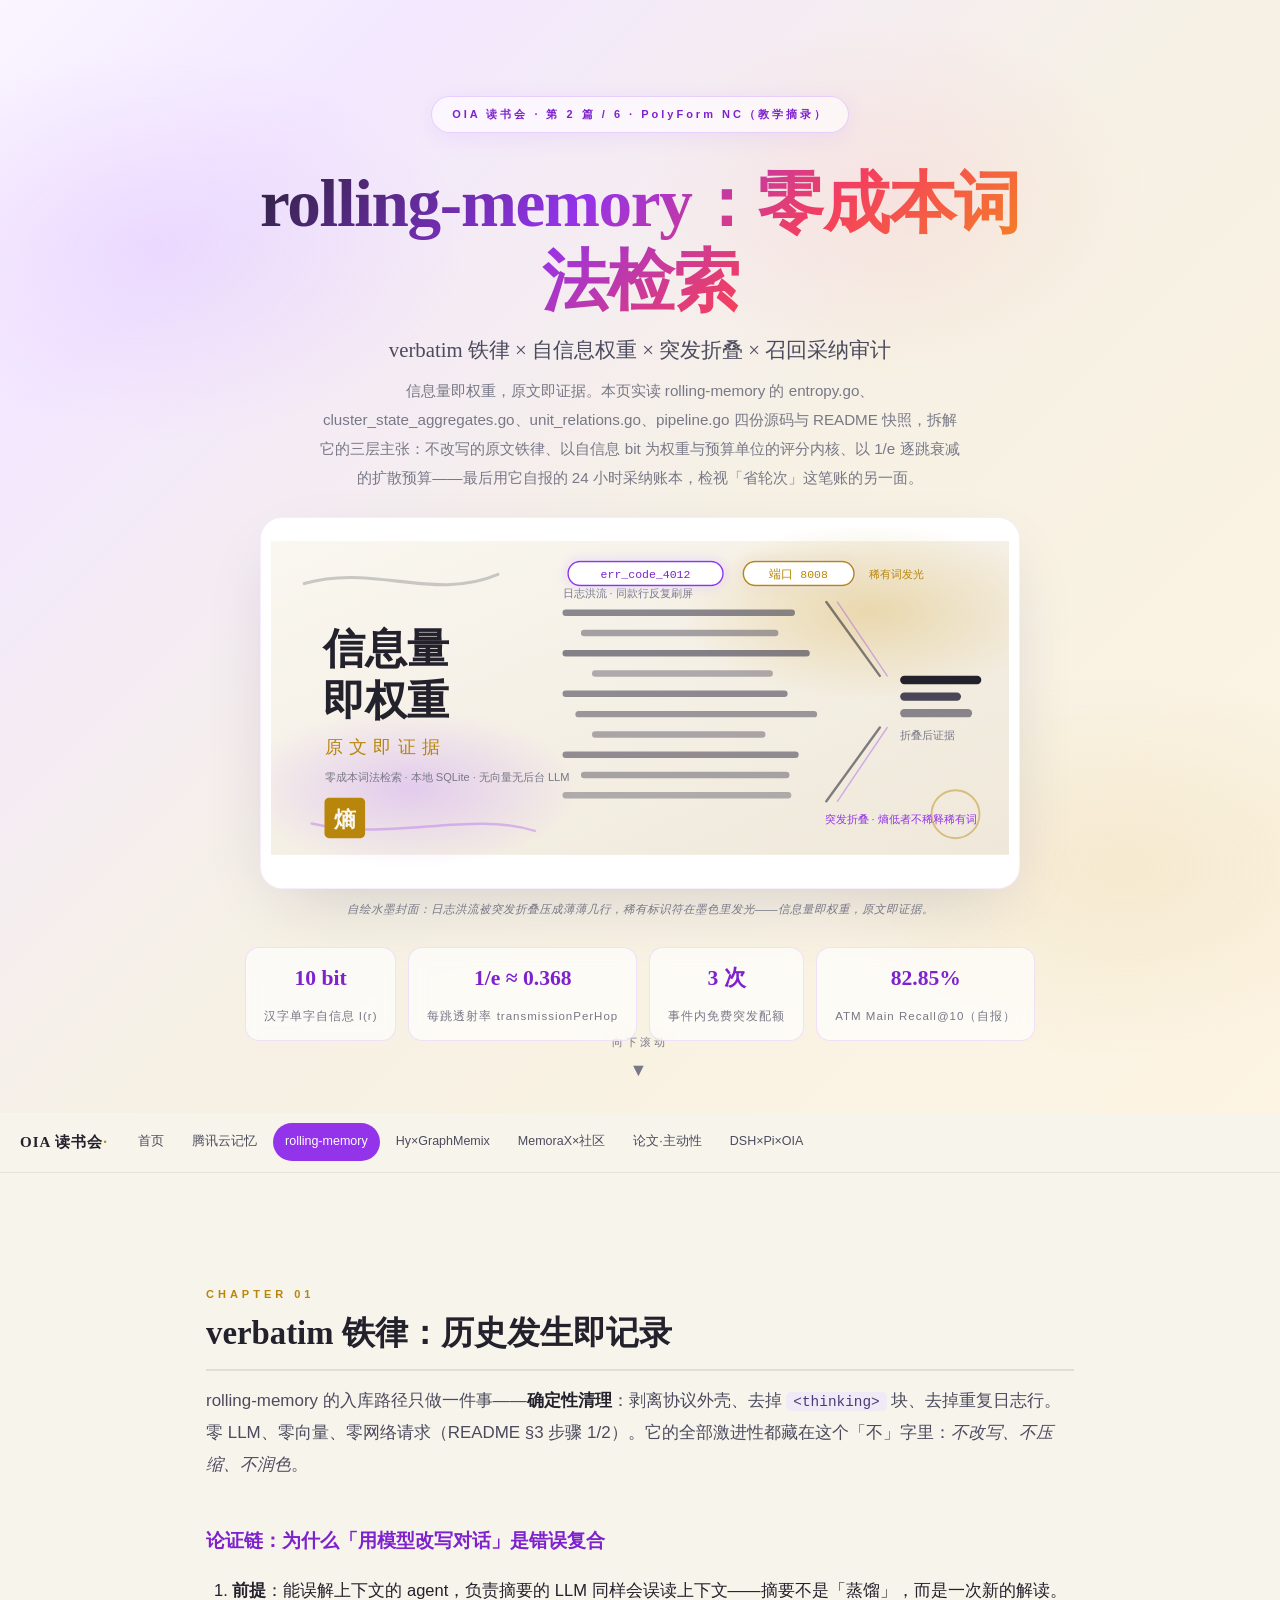
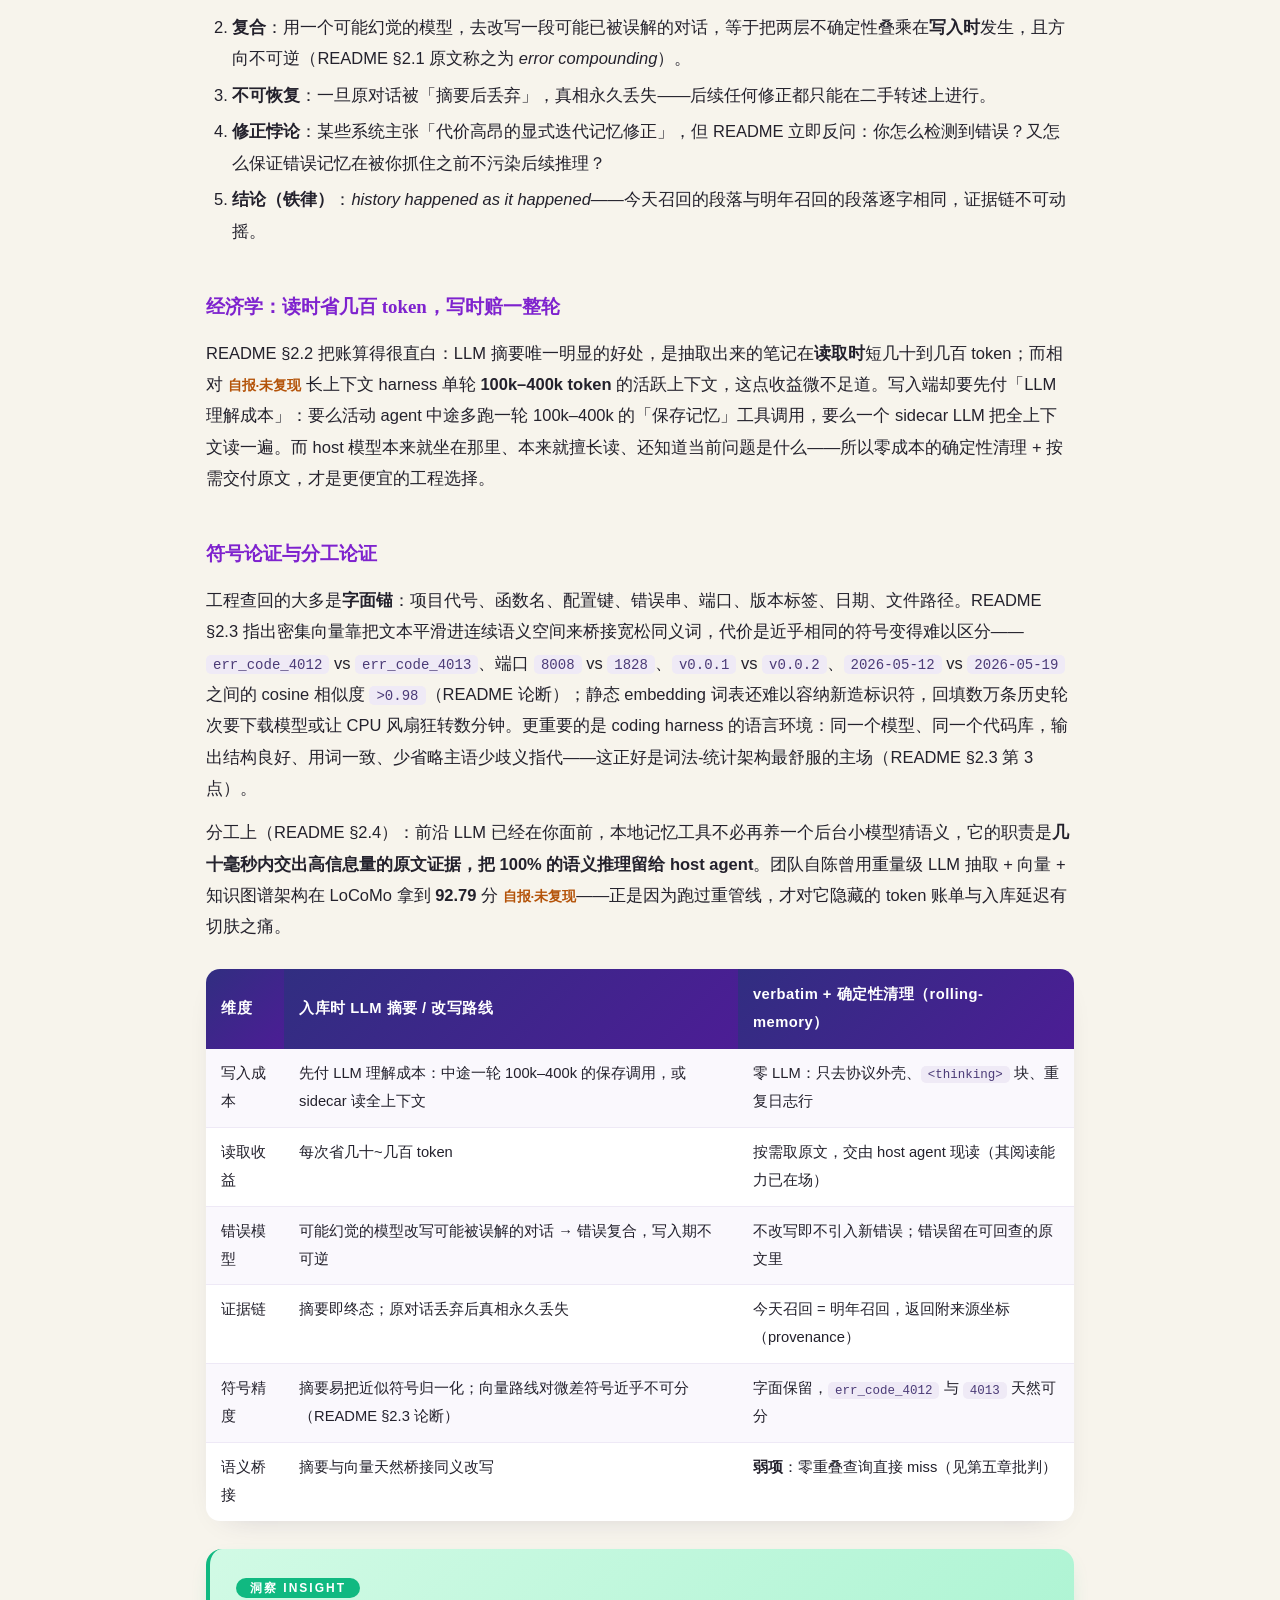
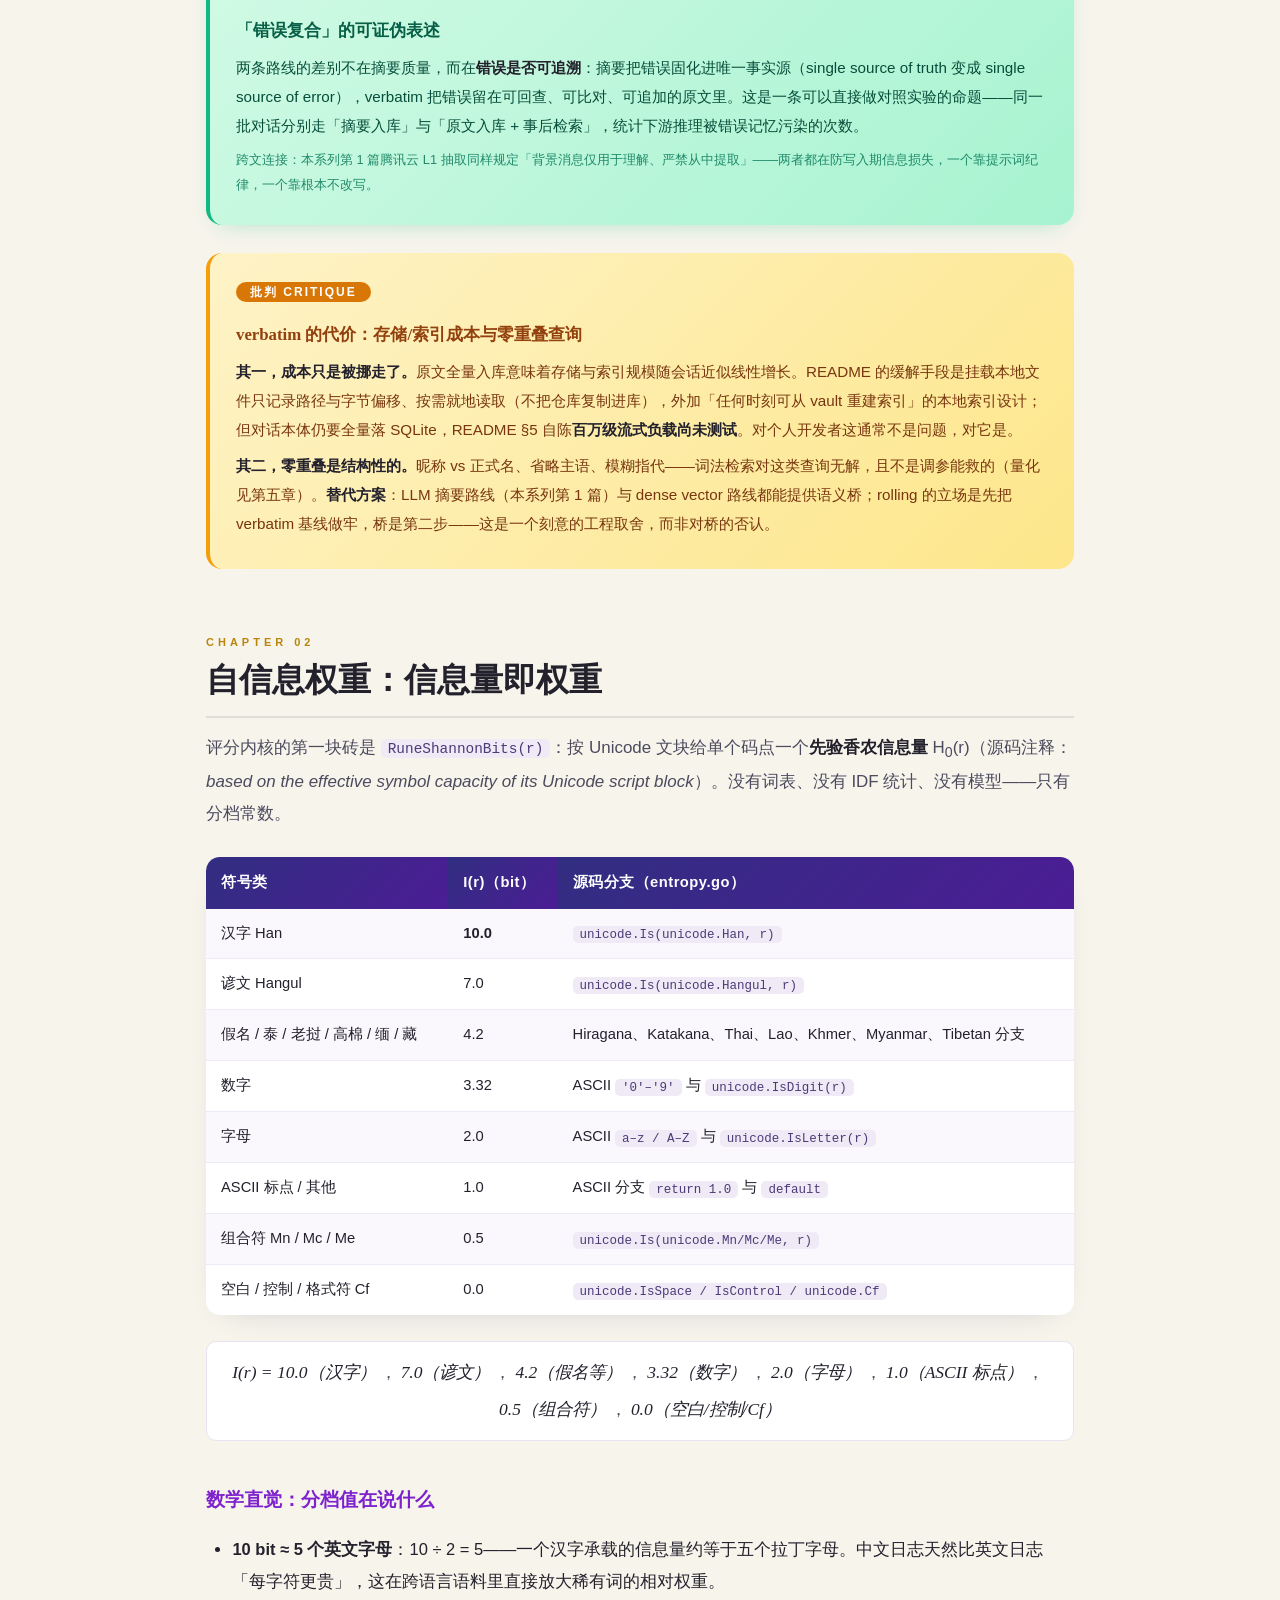
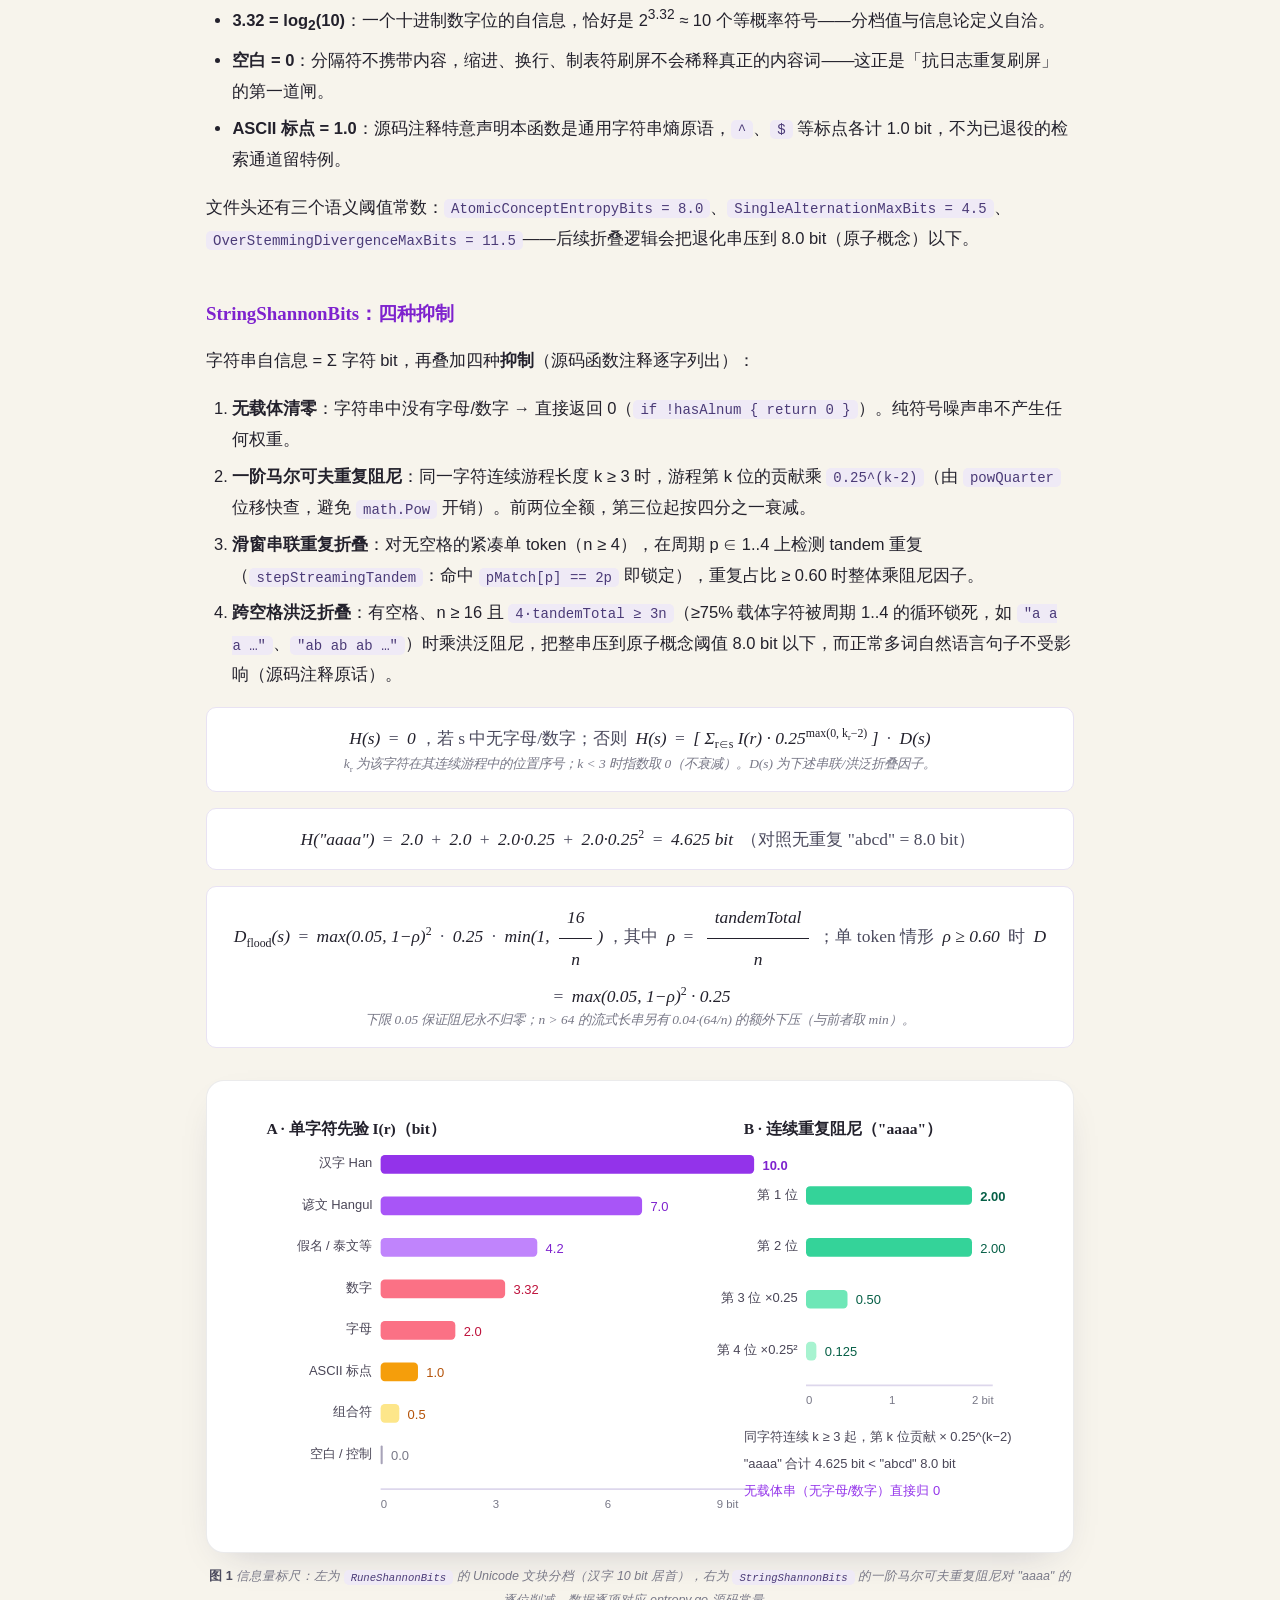
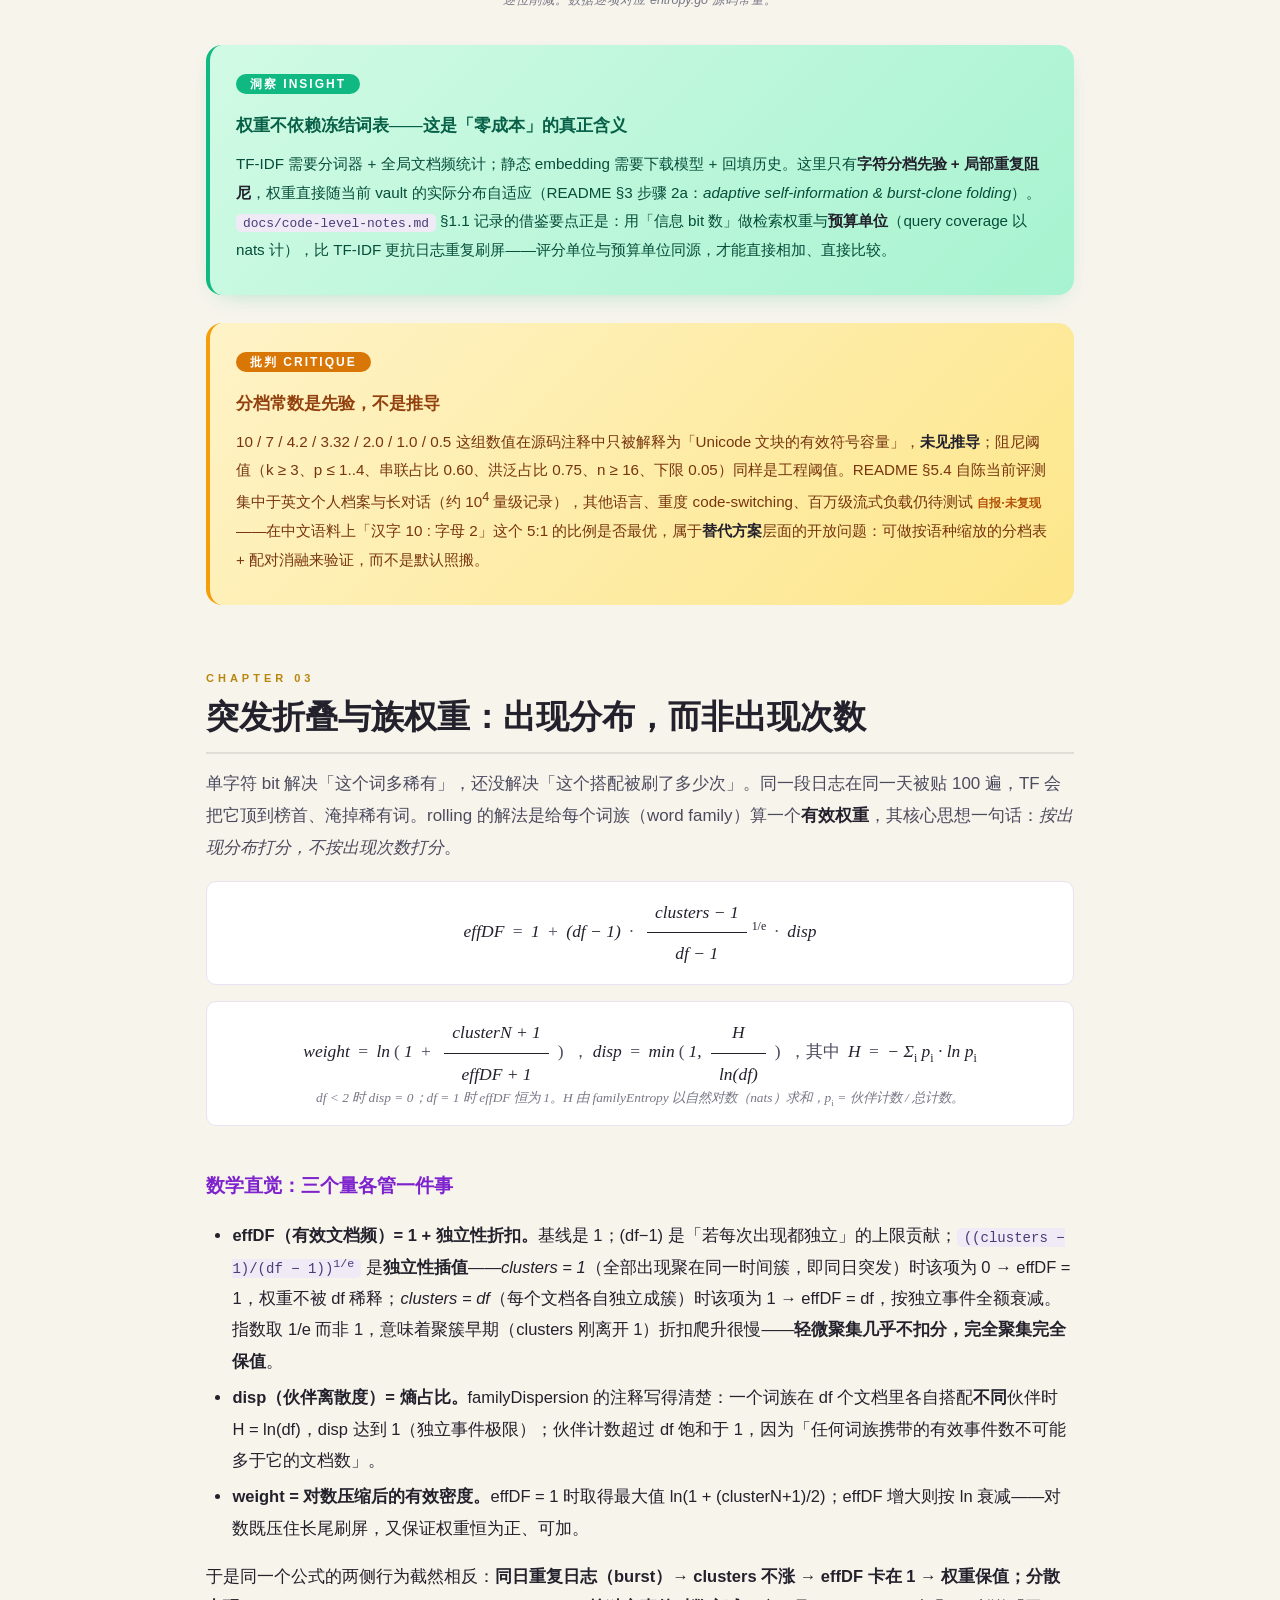
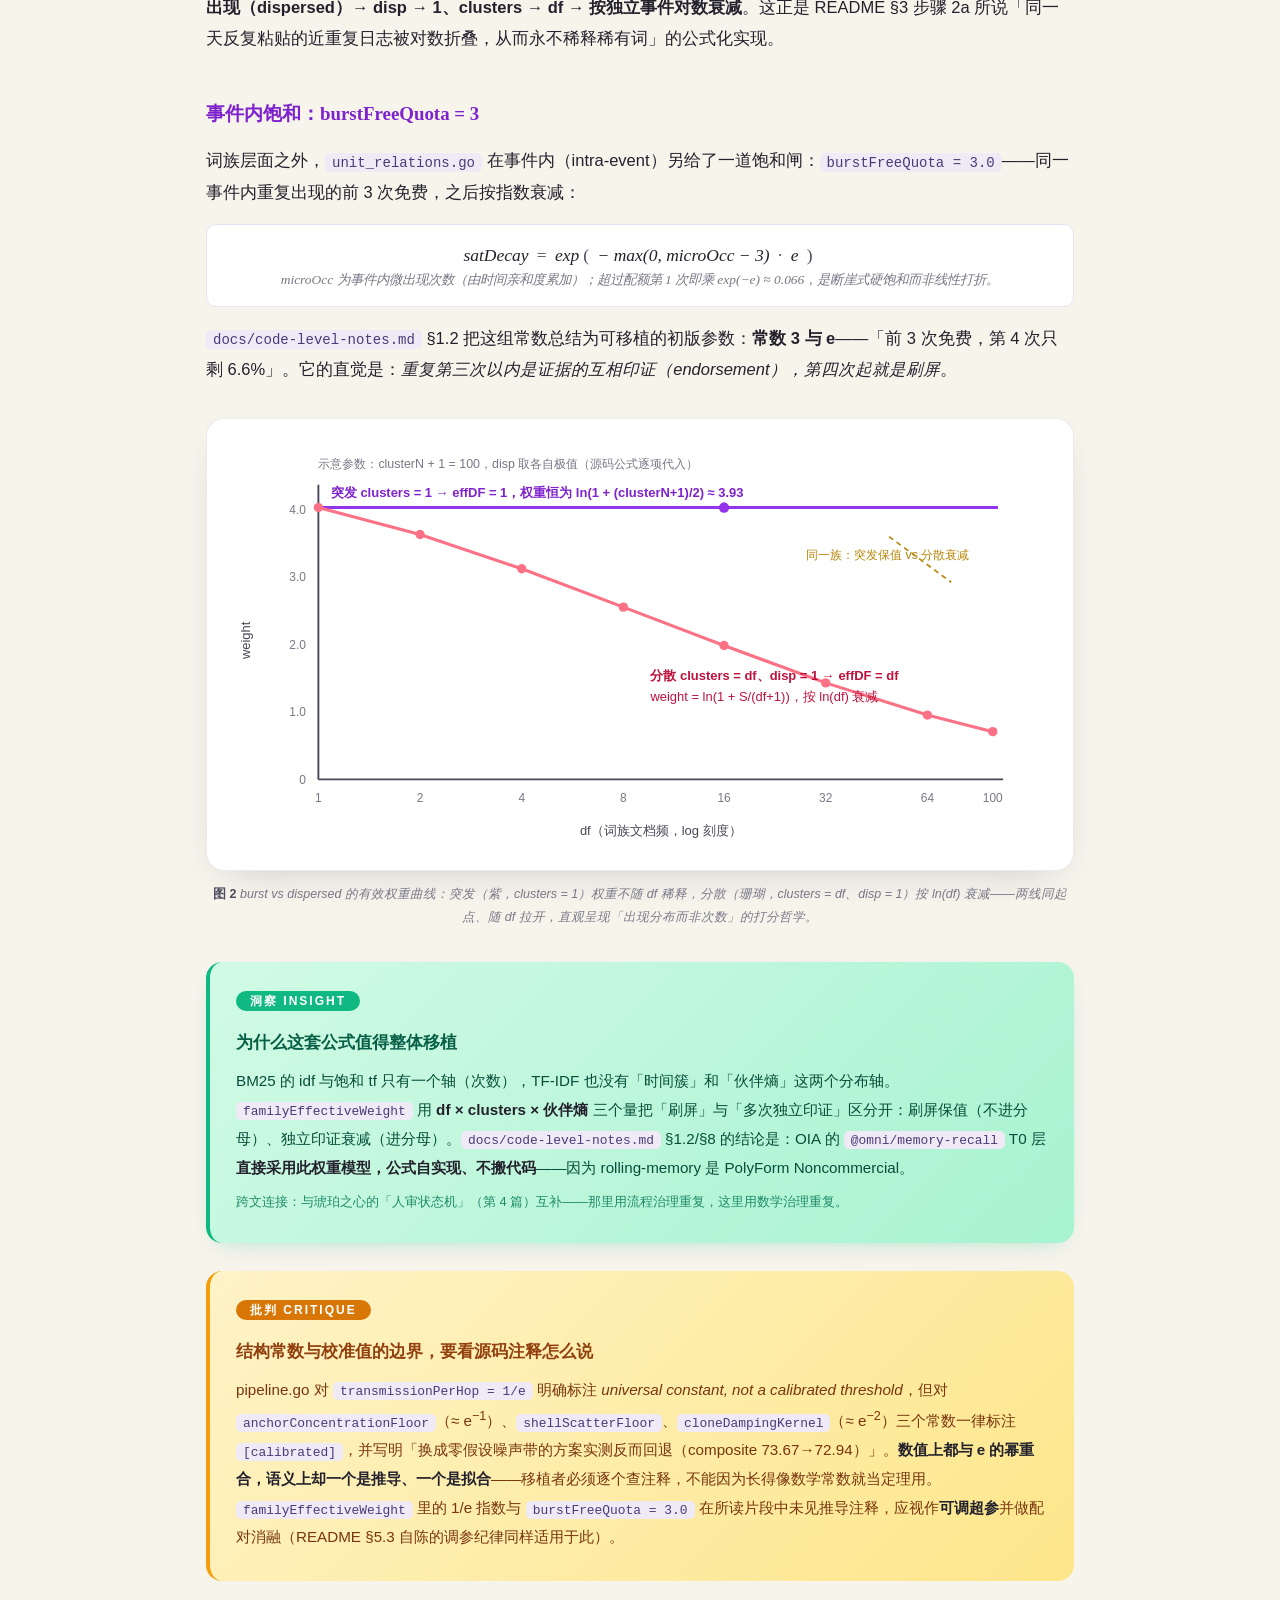
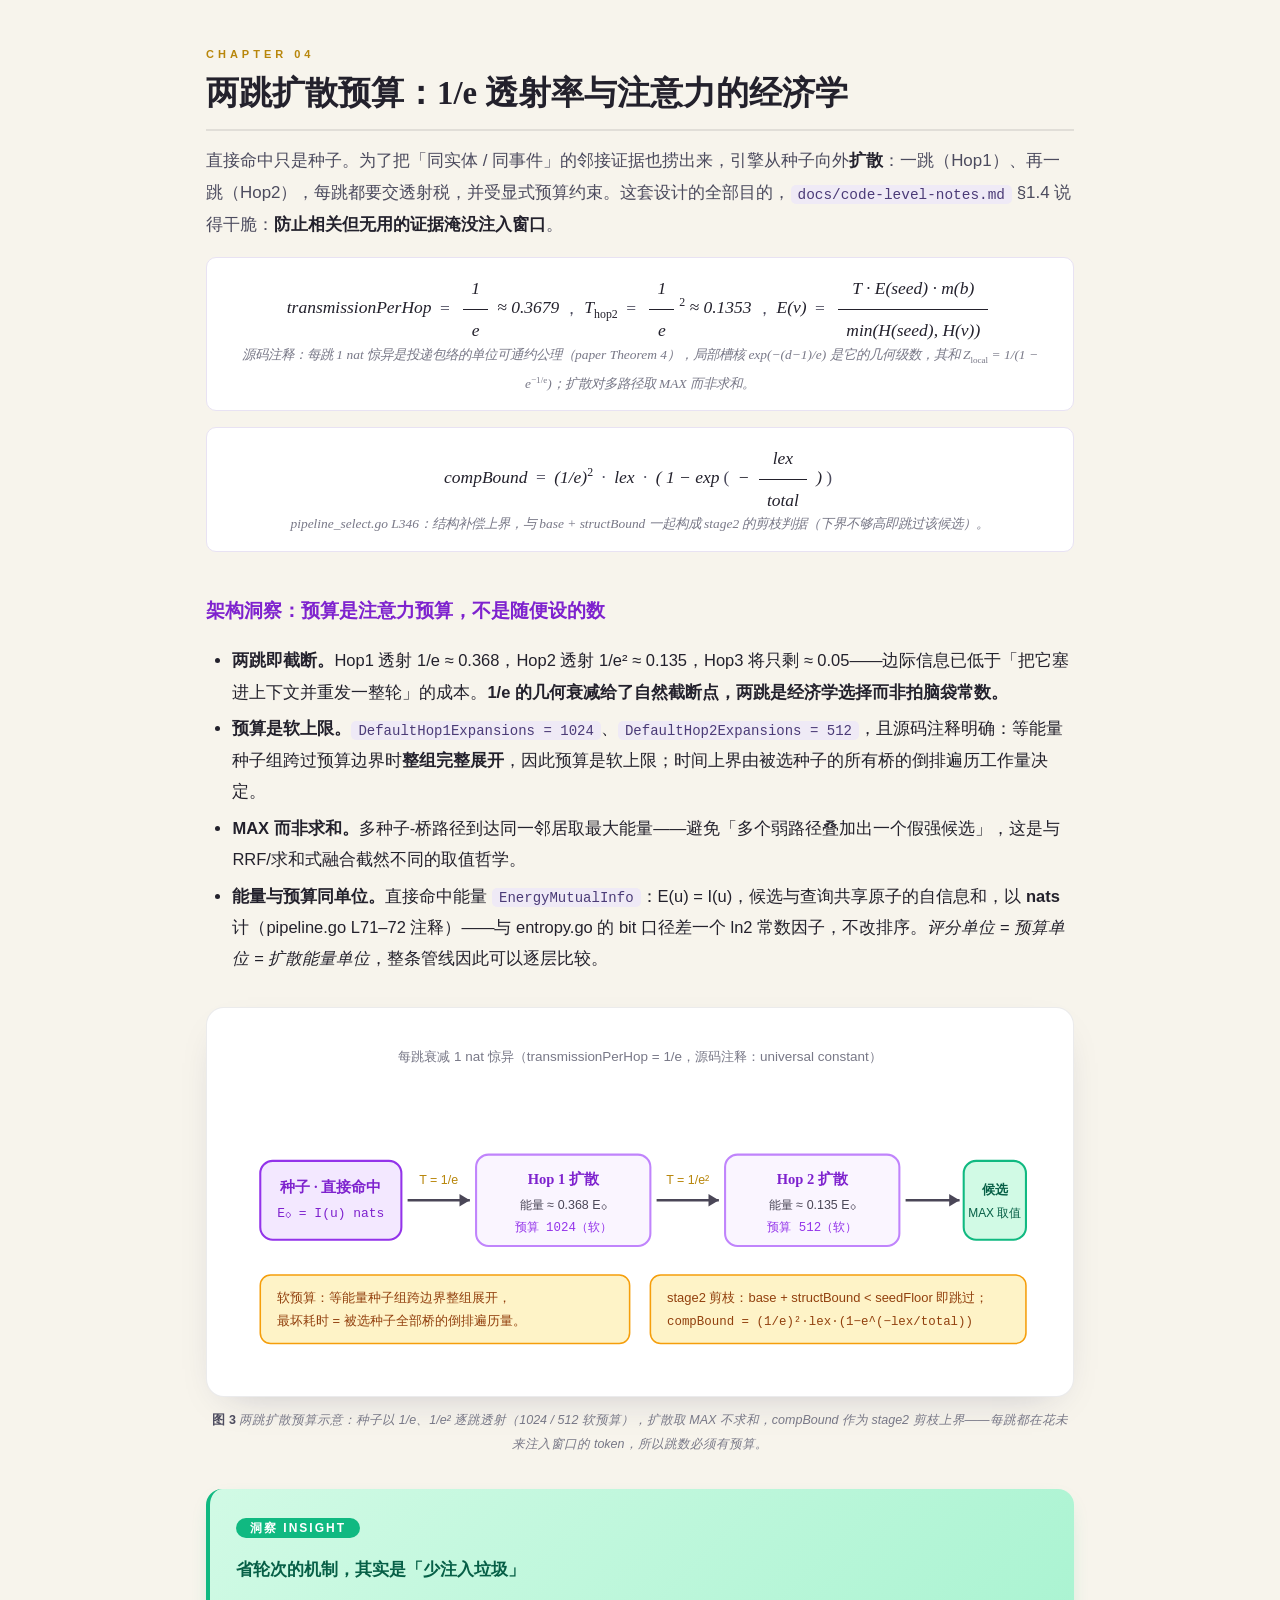
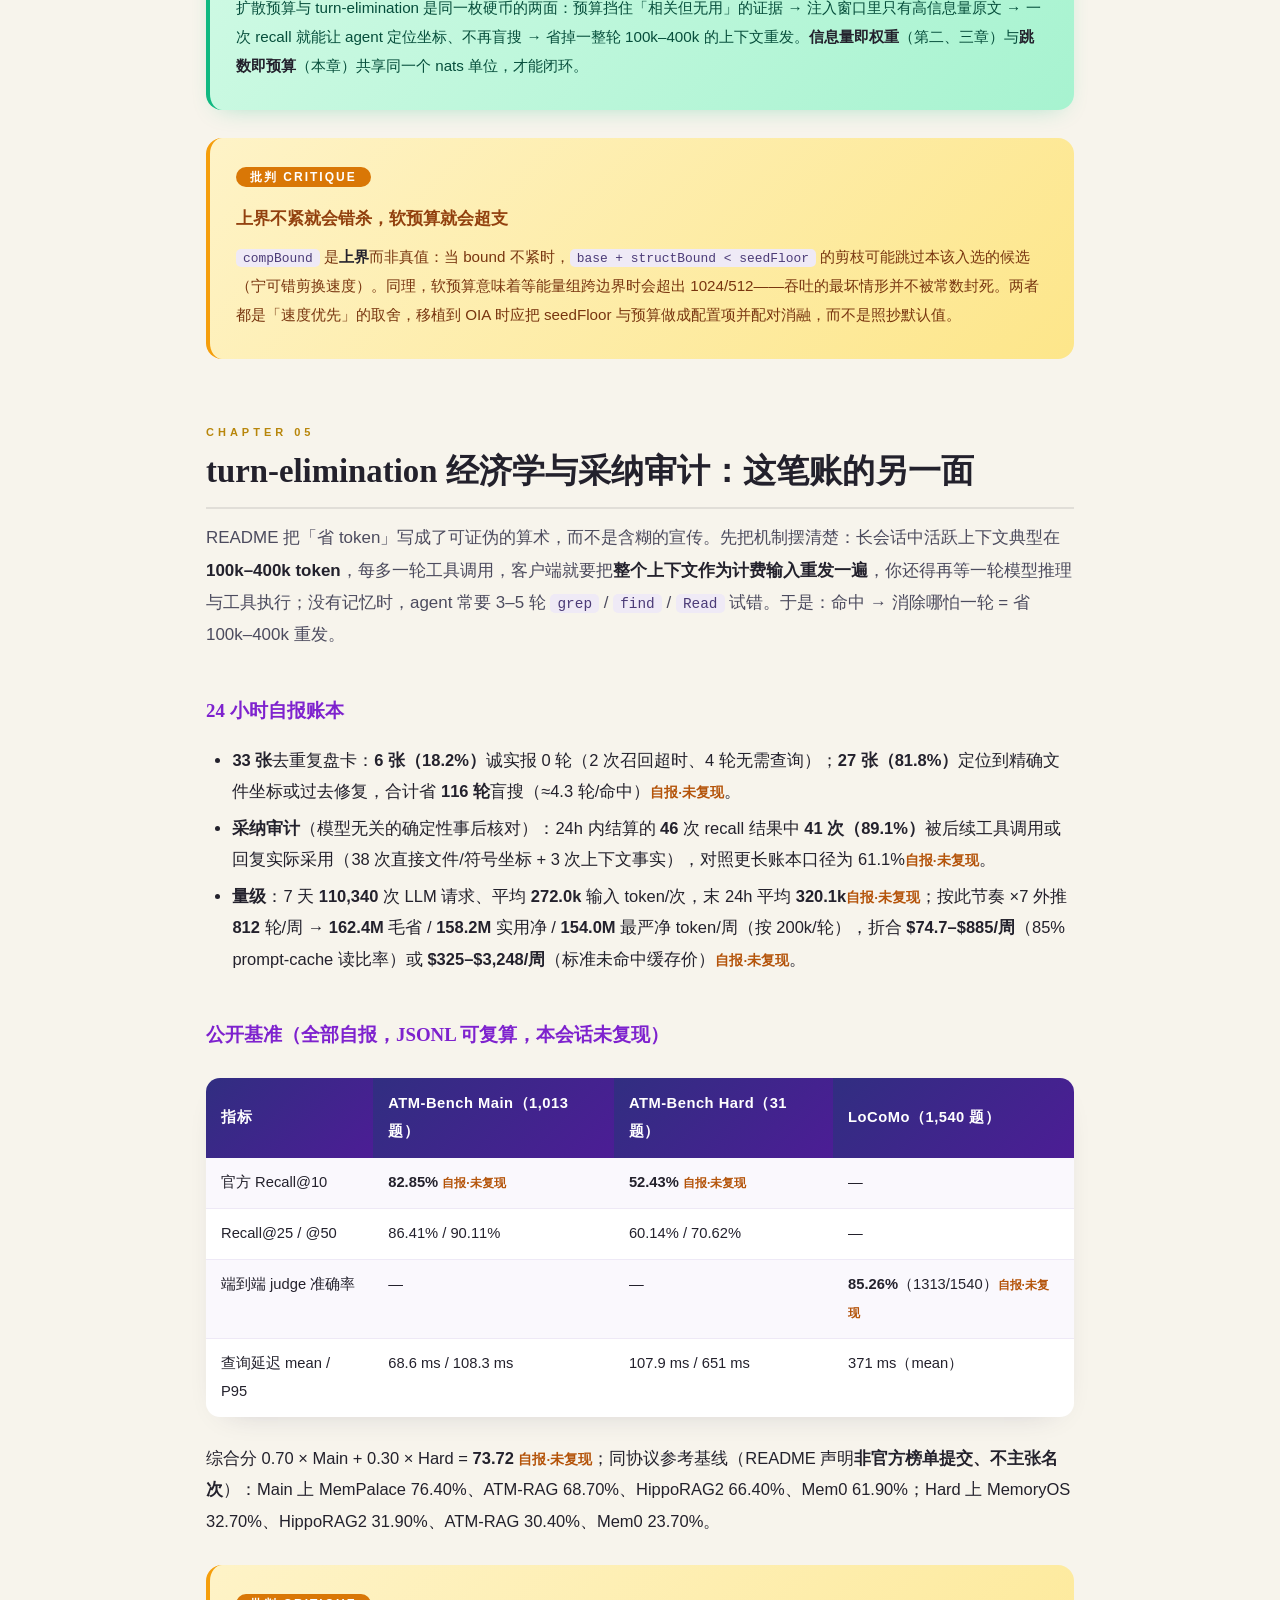
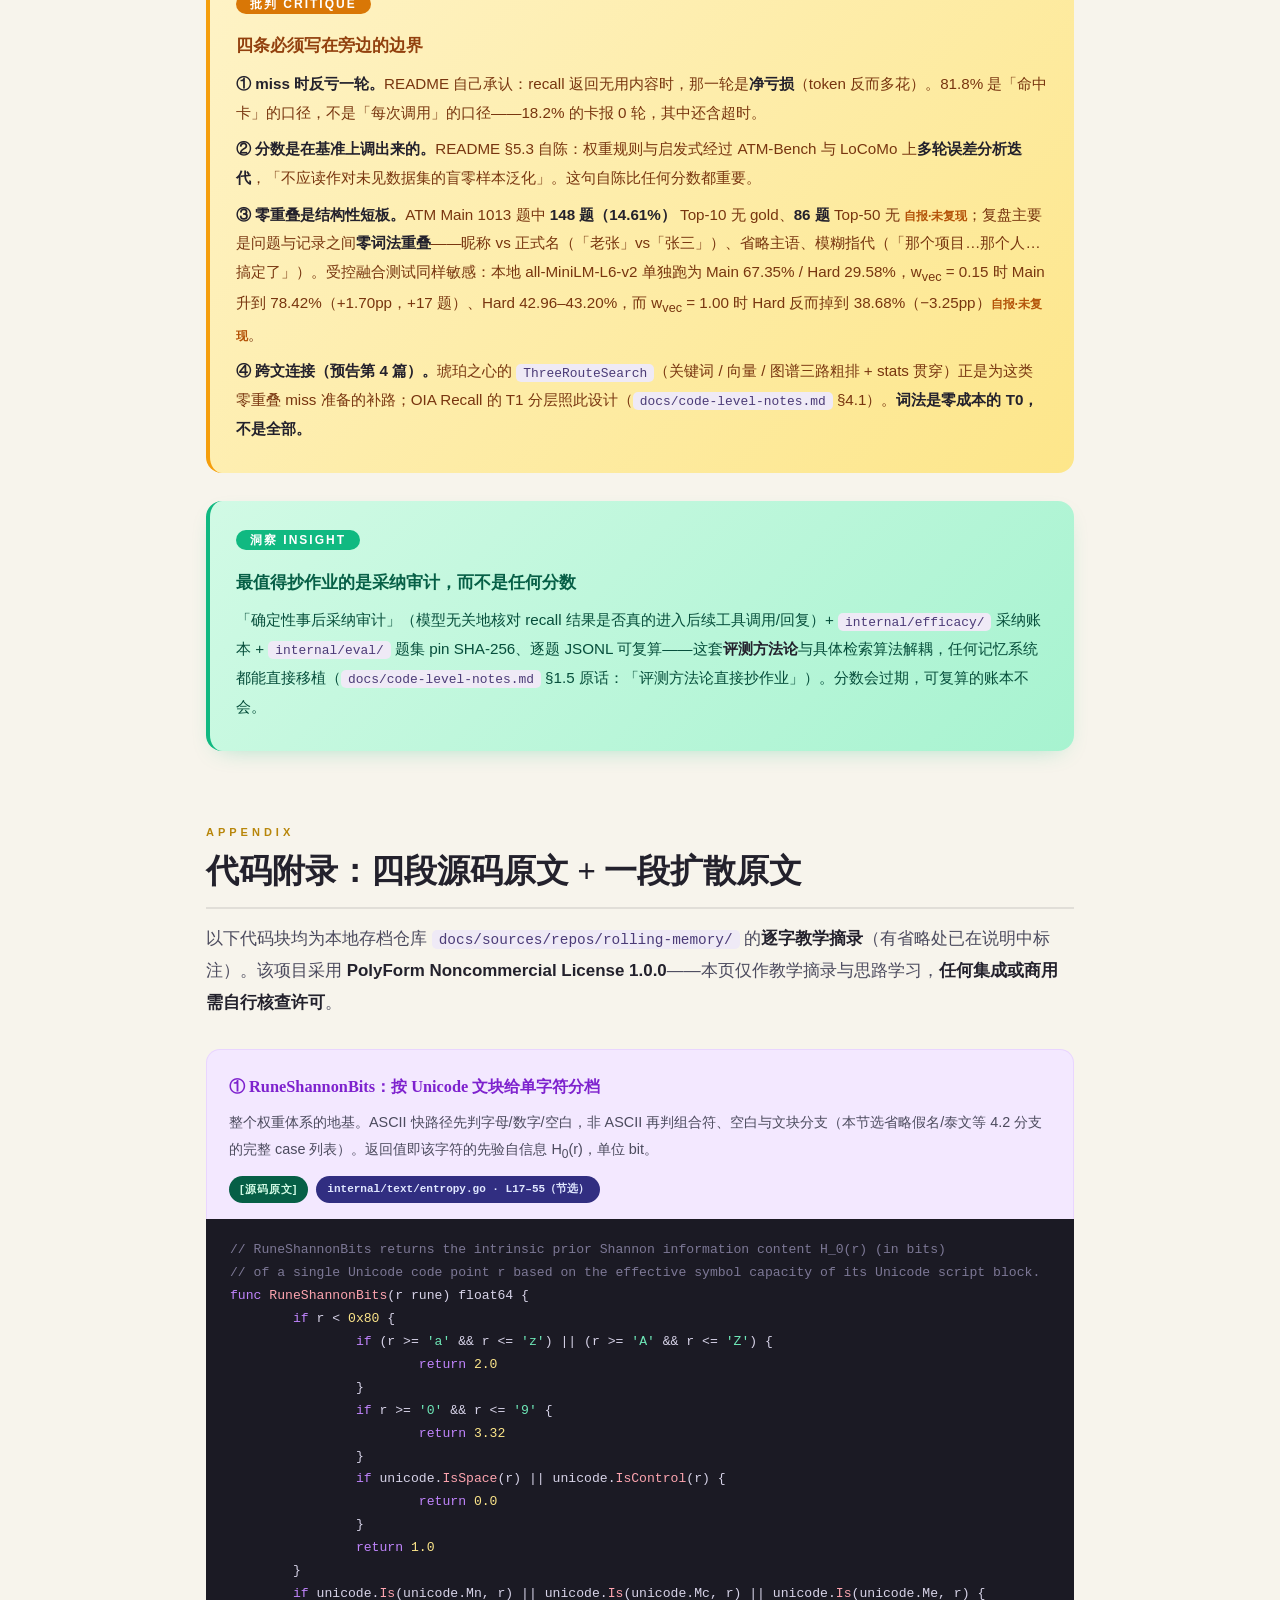
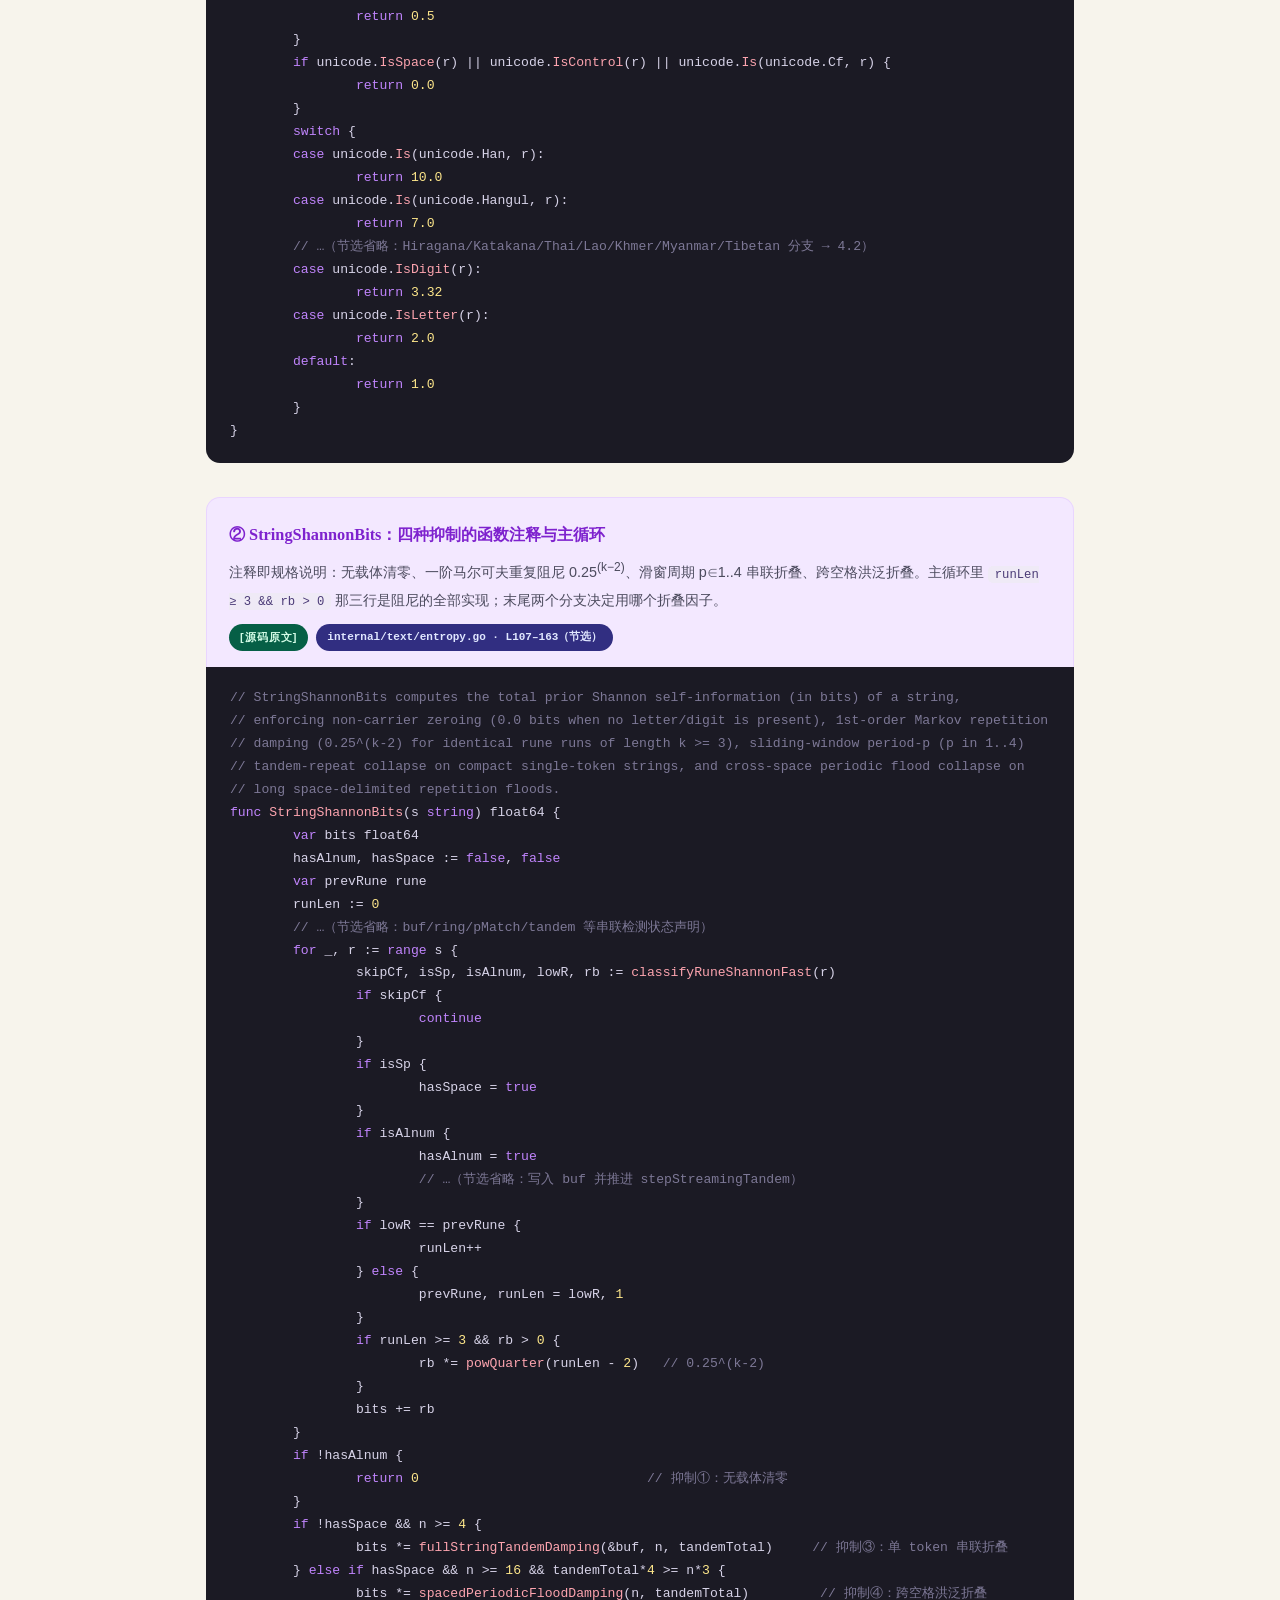
<file: blog/posts/02-rolling-memory.html>
<!DOCTYPE html>
<html lang="zh-CN">
<head>
<meta charset="UTF-8">
<meta name="viewport" content="width=device-width, initial-scale=1">
<title>rolling-memory：零成本词法检索 —— 信息量即权重，原文即证据 · OIA 读书会 第 2 篇</title>
<link rel="stylesheet" href="../assets/css/style.css">
</head>
<body>

<!-- ============ HERO（模板 A） ============ -->
<header class="hero">
  <div class="hero-wrap">
    <div class="hero-badge">OIA 读书会 · 第 2 篇 / 6 · PolyForm NC（教学摘录）</div>
    <h1>rolling-memory：零成本词法检索</h1>
    <p class="hero-tagline">verbatim 铁律 × 自信息权重 × 突发折叠 × 召回采纳审计</p>
    <p class="hero-desc">信息量即权重，原文即证据。本页实读 rolling-memory 的 entropy.go、cluster_state_aggregates.go、unit_relations.go、pipeline.go 四份源码与 README 快照，拆解它的三层主张：不改写的原文铁律、以自信息 bit 为权重与预算单位的评分内核、以 1/e 逐跳衰减的扩散预算——最后用它自报的 24 小时采纳账本，检视「省轮次」这笔账的另一面。</p>

    <div class="hero-art">
      <div class="cover-frame">
        <svg viewBox="0 0 800 340" width="800" height="340" role="img" aria-label="水墨封面：日志洪流被折叠成薄薄几行，稀有词在墨色中发光">
          <defs>
            <linearGradient id="h-xuan" x1="0" y1="0" x2="1" y2="1">
              <stop offset="0" stop-color="#faf7f0"/>
              <stop offset="1" stop-color="#efe8da"/>
            </linearGradient>
            <radialGradient id="h-purple" cx="0.5" cy="0.5" r="0.5">
              <stop offset="0" stop-color="#c084fc" stop-opacity="0.34"/>
              <stop offset="1" stop-color="#c084fc" stop-opacity="0"/>
            </radialGradient>
            <radialGradient id="h-gold" cx="0.5" cy="0.5" r="0.5">
              <stop offset="0" stop-color="#d9b45b" stop-opacity="0.40"/>
              <stop offset="1" stop-color="#d9b45b" stop-opacity="0"/>
            </radialGradient>
            <filter id="h-glow" x="-60%" y="-60%" width="220%" height="220%">
              <feGaussianBlur stdDeviation="5" result="b"/>
              <feMerge><feMergeNode in="b"/><feMergeNode in="SourceGraphic"/></feMerge>
            </filter>
          </defs>

          <rect width="800" height="340" fill="url(#h-xuan)"/>
          <ellipse cx="150" cy="268" rx="185" ry="86" fill="url(#h-purple)"/>
          <ellipse cx="648" cy="76" rx="205" ry="96" fill="url(#h-gold)"/>

          <!-- 写意笔触 -->
          <path d="M36 46 C 110 24, 176 66, 246 36" stroke="#23212c" stroke-opacity="0.22" stroke-width="3.4" fill="none" stroke-linecap="round"/>
          <path d="M44 306 C 130 326, 214 292, 286 314" stroke="#9333ea" stroke-opacity="0.28" stroke-width="2.6" fill="none" stroke-linecap="round"/>
          <circle cx="742" cy="296" r="26" fill="none" stroke="#b8860b" stroke-opacity="0.45" stroke-width="2"/>

          <!-- 题字 -->
          <text x="56" y="132" font-family="Noto Serif SC, Source Han Serif SC, serif" font-size="46" font-weight="900" fill="#23212c">信息量</text>
          <text x="56" y="188" font-family="Noto Serif SC, Source Han Serif SC, serif" font-size="46" font-weight="900" fill="#23212c">即权重</text>
          <text x="58" y="230" font-family="Noto Serif SC, serif" font-size="19" letter-spacing="7" fill="#b8860b">原文即证据</text>
          <text x="58" y="260" font-family="Noto Sans SC, sans-serif" font-size="12" fill="#787887">零成本词法检索 · 本地 SQLite · 无向量无后台 LLM</text>
          <rect x="58" y="278" width="44" height="44" rx="5" fill="#b8860b"/>
          <text x="80" y="310" font-family="Noto Serif SC, serif" font-size="24" font-weight="900" fill="#faf7f0" text-anchor="middle">熵</text>

          <!-- 日志洪流 -->
          <g fill="#4a4657">
            <rect x="316" y="74"  width="252" height="7" rx="3.5" opacity="0.62"/>
            <rect x="336" y="96"  width="214" height="7" rx="3.5" opacity="0.48"/>
            <rect x="316" y="118" width="268" height="7" rx="3.5" opacity="0.66"/>
            <rect x="348" y="140" width="196" height="7" rx="3.5" opacity="0.42"/>
            <rect x="316" y="162" width="244" height="7" rx="3.5" opacity="0.60"/>
            <rect x="330" y="184" width="262" height="7" rx="3.5" opacity="0.52"/>
            <rect x="348" y="206" width="188" height="7" rx="3.5" opacity="0.44"/>
            <rect x="316" y="228" width="256" height="7" rx="3.5" opacity="0.58"/>
            <rect x="336" y="250" width="226" height="7" rx="3.5" opacity="0.46"/>
            <rect x="316" y="272" width="248" height="7" rx="3.5" opacity="0.40"/>
          </g>
          <text x="316" y="60" font-family="Noto Sans SC, sans-serif" font-size="12" fill="#787887">日志洪流 · 同款行反复刷屏</text>

          <!-- 折叠漏斗 -->
          <path d="M602 66 L 660 146 M602 282 L 660 202" stroke="#23212c" stroke-opacity="0.55" stroke-width="2.6" fill="none" stroke-linecap="round"/>
          <path d="M614 66 L 668 146 M614 282 L 668 202" stroke="#9333ea" stroke-opacity="0.35" stroke-width="1.6" fill="none" stroke-linecap="round"/>

          <!-- 折叠后的证据 -->
          <rect x="682" y="146" width="88" height="9" rx="4.5" fill="#23212c"/>
          <rect x="682" y="164" width="66" height="9" rx="4.5" fill="#4a4657"/>
          <rect x="682" y="182" width="78" height="9" rx="4.5" fill="#4a4657" opacity="0.62"/>
          <text x="682" y="214" font-family="Noto Sans SC, sans-serif" font-size="12" fill="#787887">折叠后证据</text>
          <text x="600" y="306" font-family="Noto Sans SC, sans-serif" font-size="12" fill="#9333ea">突发折叠 · 熵低者不稀释稀有词</text>

          <!-- 稀有词发光 -->
          <g filter="url(#h-glow)">
            <rect x="322" y="22" width="168" height="26" rx="13" fill="#ffffff" stroke="#9333ea" stroke-width="1.6"/>
            <text x="406" y="40" font-family="Cascadia Code, Consolas, monospace" font-size="12.5" fill="#7e22ce" text-anchor="middle">err_code_4012</text>
            <rect x="512" y="22" width="120" height="26" rx="13" fill="#ffffff" stroke="#b8860b" stroke-width="1.6"/>
            <text x="572" y="40" font-family="Cascadia Code, Consolas, monospace" font-size="12.5" fill="#b8860b" text-anchor="middle">端口 8008</text>
          </g>
          <text x="648" y="40" font-family="Noto Sans SC, sans-serif" font-size="12" fill="#b8860b">稀有词发光</text>
        </svg>
      </div>
      <div class="hero-caption">自绘水墨封面：日志洪流被突发折叠压成薄薄几行，稀有标识符在墨色里发光——信息量即权重，原文即证据。</div>
    </div>

    <div class="hero-stats">
      <div class="stat"><b>10 bit</b><span>汉字单字自信息 I(r)</span></div>
      <div class="stat"><b>1/e ≈ 0.368</b><span>每跳透射率 transmissionPerHop</span></div>
      <div class="stat"><b>3 次</b><span>事件内免费突发配额</span></div>
      <div class="stat"><b>82.85%</b><span>ATM Main Recall@10（自报）</span></div>
    </div>
  </div>
  <div class="scroll-hint">向下滚动<span>▼</span></div>
</header>

<!-- ============ 导航条 ============ -->
<nav class="navbar">
  <span class="brand">OIA 读书会<i>·</i></span>
  <a href="../index.html">首页</a>
  <a href="01-tencentdb-memory.html">腾讯云记忆</a>
  <a href="02-rolling-memory.html" class="active">rolling-memory</a>
  <a href="03-hy-graphmemix.html">Hy×GraphMemix</a>
  <a href="04-memorax-community.html">MemoraX×社区</a>
  <a href="05-omni-papers.html">论文·主动性</a>
  <a href="06-dsh-pi-oia.html">DSH×Pi×OIA</a>
</nav>

<div class="wrap">

  <!-- ============ 第一章 ============ -->
  <section class="chapter">
    <span class="chapter-no">CHAPTER 01</span>
    <h2 class="chapter-title">verbatim 铁律：历史发生即记录</h2>

    <p class="lead">rolling-memory 的入库路径只做一件事——<strong>确定性清理</strong>：剥离协议外壳、去掉 <code>&lt;thinking&gt;</code> 块、去掉重复日志行。零 LLM、零向量、零网络请求（README §3 步骤 1/2）。它的全部激进性都藏在这个「不」字里：<em>不改写、不压缩、不润色</em>。</p>

    <h3>论证链：为什么「用模型改写对话」是错误复合</h3>
    <ol>
      <li><strong>前提</strong>：能误解上下文的 agent，负责摘要的 LLM 同样会误读上下文——摘要不是「蒸馏」，而是一次新的解读。</li>
      <li><strong>复合</strong>：用一个可能幻觉的模型，去改写一段可能已被误解的对话，等于把两层不确定性叠乘在<strong>写入时</strong>发生，且方向不可逆（README §2.1 原文称之为 <em>error compounding</em>）。</li>
      <li><strong>不可恢复</strong>：一旦原对话被「摘要后丢弃」，真相永久丢失——后续任何修正都只能在二手转述上进行。</li>
      <li><strong>修正悖论</strong>：某些系统主张「代价高昂的显式迭代记忆修正」，但 README 立即反问：你怎么检测到错误？又怎么保证错误记忆在被你抓住之前不污染后续推理？</li>
      <li><strong>结论（铁律）</strong>：<em>history happened as it happened</em>——今天召回的段落与明年召回的段落逐字相同，证据链不可动摇。</li>
    </ol>

    <h3>经济学：读时省几百 token，写时赔一整轮</h3>
    <p>README §2.2 把账算得很直白：LLM 摘要唯一明显的好处，是抽取出来的笔记在<strong>读取时</strong>短几十到几百 token；而相对 <span class="self-report">自报·未复现</span> 长上下文 harness 单轮 <strong>100k–400k token</strong> 的活跃上下文，这点收益微不足道。写入端却要先付「LLM 理解成本」：要么活动 agent 中途多跑一轮 100k–400k 的「保存记忆」工具调用，要么一个 sidecar LLM 把全上下文读一遍。而 host 模型本来就坐在那里、本来就擅长读、还知道当前问题是什么——所以零成本的确定性清理 + 按需交付原文，才是更便宜的工程选择。</p>

    <h3>符号论证与分工论证</h3>
    <p>工程查回的大多是<strong>字面锚</strong>：项目代号、函数名、配置键、错误串、端口、版本标签、日期、文件路径。README §2.3 指出密集向量靠把文本平滑进连续语义空间来桥接宽松同义词，代价是近乎相同的符号变得难以区分——<code>err_code_4012</code> vs <code>err_code_4013</code>、端口 <code>8008</code> vs <code>1828</code>、<code>v0.0.1</code> vs <code>v0.0.2</code>、<code>2026-05-12</code> vs <code>2026-05-19</code> 之间的 cosine 相似度 <code>&gt;0.98</code>（README 论断）；静态 embedding 词表还难以容纳新造标识符，回填数万条历史轮次要下载模型或让 CPU 风扇狂转数分钟。更重要的是 coding harness 的语言环境：同一个模型、同一个代码库，输出结构良好、用词一致、少省略主语少歧义指代——这正好是词法-统计架构最舒服的主场（README §2.3 第 3 点）。</p>
    <p>分工上（README §2.4）：前沿 LLM 已经在你面前，本地记忆工具不必再养一个后台小模型猜语义，它的职责是<strong>几十毫秒内交出高信息量的原文证据，把 100% 的语义推理留给 host agent</strong>。团队自陈曾用重量级 LLM 抽取 + 向量 + 知识图谱架构在 LoCoMo 拿到 <strong>92.79</strong> 分 <span class="self-report">自报·未复现</span>——正是因为跑过重管线，才对它隐藏的 token 账单与入库延迟有切肤之痛。</p>

    <table class="tbl">
      <tr><th>维度</th><th>入库时 LLM 摘要 / 改写路线</th><th>verbatim + 确定性清理（rolling-memory）</th></tr>
      <tr><td>写入成本</td><td>先付 LLM 理解成本：中途一轮 100k–400k 的保存调用，或 sidecar 读全上下文</td><td>零 LLM：只去协议外壳、<code>&lt;thinking&gt;</code> 块、重复日志行</td></tr>
      <tr><td>读取收益</td><td>每次省几十~几百 token</td><td>按需取原文，交由 host agent 现读（其阅读能力已在场）</td></tr>
      <tr><td>错误模型</td><td>可能幻觉的模型改写可能被误解的对话 → 错误复合，写入期不可逆</td><td>不改写即不引入新错误；错误留在可回查的原文里</td></tr>
      <tr><td>证据链</td><td>摘要即终态；原对话丢弃后真相永久丢失</td><td>今天召回 = 明年召回，返回附来源坐标（provenance）</td></tr>
      <tr><td>符号精度</td><td>摘要易把近似符号归一化；向量路线对微差符号近乎不可分（README §2.3 论断）</td><td>字面保留，<code>err_code_4012</code> 与 <code>4013</code> 天然可分</td></tr>
      <tr><td>语义桥接</td><td>摘要与向量天然桥接同义改写</td><td><strong>弱项</strong>：零重叠查询直接 miss（见第五章批判）</td></tr>
    </table>

    <div class="insight-box">
      <span class="tag-insight">洞察 INSIGHT</span>
      <h4>「错误复合」的可证伪表述</h4>
      <p>两条路线的差别不在摘要质量，而在<strong>错误是否可追溯</strong>：摘要把错误固化进唯一事实源（single source of truth 变成 single source of error），verbatim 把错误留在可回查、可比对、可追加的原文里。这是一条可以直接做对照实验的命题——同一批对话分别走「摘要入库」与「原文入库 + 事后检索」，统计下游推理被错误记忆污染的次数。</p>
      <p class="cite">跨文连接：本系列第 1 篇腾讯云 L1 抽取同样规定「背景消息仅用于理解、严禁从中提取」——两者都在防写入期信息损失，一个靠提示词纪律，一个靠根本不改写。</p>
    </div>

    <div class="critique-box">
      <span class="tag-insight">批判 CRITIQUE</span>
      <h4>verbatim 的代价：存储/索引成本与零重叠查询</h4>
      <p><strong>其一，成本只是被挪走了。</strong>原文全量入库意味着存储与索引规模随会话近似线性增长。README 的缓解手段是挂载本地文件只记录路径与字节偏移、按需就地读取（不把仓库复制进库），外加「任何时刻可从 vault 重建索引」的本地索引设计；但对话本体仍要全量落 SQLite，README §5 自陈<strong>百万级流式负载尚未测试</strong>。对个人开发者这通常不是问题，对它是。</p>
      <p><strong>其二，零重叠是结构性的。</strong>昵称 vs 正式名、省略主语、模糊指代——词法检索对这类查询无解，且不是调参能救的（量化见第五章）。<strong>替代方案</strong>：LLM 摘要路线（本系列第 1 篇）与 dense vector 路线都能提供语义桥；rolling 的立场是先把 verbatim 基线做牢，桥是第二步——这是一个刻意的工程取舍，而非对桥的否认。</p>
    </div>
  </section>

  <!-- ============ 第二章 ============ -->
  <section class="chapter">
    <span class="chapter-no">CHAPTER 02</span>
    <h2 class="chapter-title">自信息权重：信息量即权重</h2>

    <p class="lead">评分内核的第一块砖是 <code>RuneShannonBits(r)</code>：按 Unicode 文块给单个码点一个<strong>先验香农信息量</strong> H<sub>0</sub>(r)（源码注释：<em>based on the effective symbol capacity of its Unicode script block</em>）。没有词表、没有 IDF 统计、没有模型——只有分档常数。</p>

    <table class="tbl">
      <tr><th>符号类</th><th>I(r)（bit）</th><th>源码分支（entropy.go）</th></tr>
      <tr><td>汉字 Han</td><td><strong>10.0</strong></td><td><code>unicode.Is(unicode.Han, r)</code></td></tr>
      <tr><td>谚文 Hangul</td><td>7.0</td><td><code>unicode.Is(unicode.Hangul, r)</code></td></tr>
      <tr><td>假名 / 泰 / 老挝 / 高棉 / 缅 / 藏</td><td>4.2</td><td>Hiragana、Katakana、Thai、Lao、Khmer、Myanmar、Tibetan 分支</td></tr>
      <tr><td>数字</td><td>3.32</td><td>ASCII <code>'0'–'9'</code> 与 <code>unicode.IsDigit(r)</code></td></tr>
      <tr><td>字母</td><td>2.0</td><td>ASCII <code>a–z / A–Z</code> 与 <code>unicode.IsLetter(r)</code></td></tr>
      <tr><td>ASCII 标点 / 其他</td><td>1.0</td><td>ASCII 分支 <code>return 1.0</code> 与 <code>default</code></td></tr>
      <tr><td>组合符 Mn / Mc / Me</td><td>0.5</td><td><code>unicode.Is(unicode.Mn/Mc/Me, r)</code></td></tr>
      <tr><td>空白 / 控制 / 格式符 Cf</td><td>0.0</td><td><code>unicode.IsSpace / IsControl / unicode.Cf</code></td></tr>
    </table>

    <div class="math">
      I(r) = 10.0（汉字）<span class="op">，</span>7.0（谚文）<span class="op">，</span>4.2（假名等）<span class="op">，</span>3.32（数字）<span class="op">，</span>2.0（字母）<span class="op">，</span>1.0（ASCII 标点）<span class="op">，</span>0.5（组合符）<span class="op">，</span>0.0（空白/控制/Cf）
    </div>

    <h3>数学直觉：分档值在说什么</h3>
    <ul>
      <li><strong>10 bit ≈ 5 个英文字母</strong>：10 ÷ 2 = 5——一个汉字承载的信息量约等于五个拉丁字母。中文日志天然比英文日志「每字符更贵」，这在跨语言语料里直接放大稀有词的相对权重。</li>
      <li><strong>3.32 = log<sub>2</sub>(10)</strong>：一个十进制数字位的自信息，恰好是 2<sup>3.32</sup> ≈ 10 个等概率符号——分档值与信息论定义自洽。</li>
      <li><strong>空白 = 0</strong>：分隔符不携带内容，缩进、换行、制表符刷屏不会稀释真正的内容词——这正是「抗日志重复刷屏」的第一道闸。</li>
      <li><strong>ASCII 标点 = 1.0</strong>：源码注释特意声明本函数是通用字符串熵原语，<code>^</code>、<code>$</code> 等标点各计 1.0 bit，不为已退役的检索通道留特例。</li>
    </ul>
    <p>文件头还有三个语义阈值常数：<code>AtomicConceptEntropyBits = 8.0</code>、<code>SingleAlternationMaxBits = 4.5</code>、<code>OverStemmingDivergenceMaxBits = 11.5</code>——后续折叠逻辑会把退化串压到 8.0 bit（原子概念）以下。</p>

    <h3>StringShannonBits：四种抑制</h3>
    <p>字符串自信息 = Σ 字符 bit，再叠加四种<strong>抑制</strong>（源码函数注释逐字列出）：</p>
    <ol>
      <li><strong>无载体清零</strong>：字符串中没有字母/数字 → 直接返回 0（<code>if !hasAlnum { return 0 }</code>）。纯符号噪声串不产生任何权重。</li>
      <li><strong>一阶马尔可夫重复阻尼</strong>：同一字符连续游程长度 k ≥ 3 时，游程第 k 位的贡献乘 <code>0.25^(k-2)</code>（由 <code>powQuarter</code> 位移快查，避免 <code>math.Pow</code> 开销）。前两位全额，第三位起按四分之一衰减。</li>
      <li><strong>滑窗串联重复折叠</strong>：对无空格的紧凑单 token（n ≥ 4），在周期 p ∈ 1..4 上检测 tandem 重复（<code>stepStreamingTandem</code>：命中 <code>pMatch[p] == 2p</code> 即锁定），重复占比 ≥ 0.60 时整体乘阻尼因子。</li>
      <li><strong>跨空格洪泛折叠</strong>：有空格、n ≥ 16 且 <code>4·tandemTotal ≥ 3n</code>（≥75% 载体字符被周期 1..4 的循环锁死，如 <code>"a a a …"</code>、<code>"ab ab ab …"</code>）时乘洪泛阻尼，把整串压到原子概念阈值 8.0 bit 以下，而正常多词自然语言句子不受影响（源码注释原话）。</li>
    </ol>

    <div class="math">
      H(s) <span class="op">=</span> 0<span class="op">，若 s 中无字母/数字；否则</span> H(s) <span class="op">=</span> [ Σ<sub>r∈s</sub> I(r) · 0.25<sup>max(0, k<sub>r</sub>−2)</sup> ] <span class="op">·</span> D(s)
      <div class="math-note">k<sub>r</sub> 为该字符在其连续游程中的位置序号；k &lt; 3 时指数取 0（不衰减）。D(s) 为下述串联/洪泛折叠因子。</div>
    </div>

    <div class="math">
      H("aaaa") <span class="op">=</span> 2.0 <span class="op">+</span> 2.0 <span class="op">+</span> 2.0·0.25 <span class="op">+</span> 2.0·0.25<sup>2</sup> <span class="op">=</span> 4.625 bit <span class="op">（对照无重复 "abcd" = 8.0 bit）</span>
    </div>

    <div class="math">
      D<sub>flood</sub>(s) <span class="op">=</span> max(0.05, 1−ρ)<sup>2</sup> <span class="op">·</span> 0.25 <span class="op">·</span> min(1, <span class="frac"><span class="num">16</span><span class="den">n</span></span>)<span class="op">，其中</span> ρ <span class="op">=</span> <span class="frac"><span class="num">tandemTotal</span><span class="den">n</span></span><span class="op">；单 token 情形</span> ρ ≥ 0.60 <span class="op">时</span> D <span class="op">=</span> max(0.05, 1−ρ)<sup>2</sup> · 0.25
      <div class="math-note">下限 0.05 保证阻尼永不归零；n &gt; 64 的流式长串另有 0.04·(64/n) 的额外下压（与前者取 min）。</div>
    </div>

    <figure class="svg-figure">
      <div class="svg-card">
        <svg viewBox="0 0 800 420" width="800" height="420" role="img" aria-label="信息量标尺：单字符先验 I(r) 分档条形图与连续重复阻尼条形图">
          <rect width="800" height="420" fill="#ffffff"/>
          <text x="40" y="34" font-family="Noto Serif SC, serif" font-size="15" font-weight="900" fill="#23212c">A · 单字符先验 I(r)（bit）</text>
          <text x="500" y="34" font-family="Noto Serif SC, serif" font-size="15" font-weight="900" fill="#23212c">B · 连续重复阻尼（"aaaa"）</text>

          <!-- 面板 A：横向条形，36 px/bit，起点 x=150 -->
          <g font-family="Noto Sans SC, sans-serif" font-size="12.5" fill="#4a4657">
            <text x="142" y="66"  text-anchor="end">汉字 Han</text>
            <rect x="150" y="54"  width="360" height="18" rx="4" fill="#9333ea"/><text x="518" y="68" fill="#7e22ce" font-weight="700">10.0</text>
            <text x="142" y="106" text-anchor="end">谚文 Hangul</text>
            <rect x="150" y="94"  width="252" height="18" rx="4" fill="#a855f7"/><text x="410" y="108" fill="#7e22ce">7.0</text>
            <text x="142" y="146" text-anchor="end">假名 / 泰文等</text>
            <rect x="150" y="134" width="151" height="18" rx="4" fill="#c084fc"/><text x="309" y="148" fill="#7e22ce">4.2</text>
            <text x="142" y="186" text-anchor="end">数字</text>
            <rect x="150" y="174" width="120" height="18" rx="4" fill="#fb7185"/><text x="278" y="188" fill="#be123c">3.32</text>
            <text x="142" y="226" text-anchor="end">字母</text>
            <rect x="150" y="214" width="72"  height="18" rx="4" fill="#fb7185"/><text x="230" y="228" fill="#be123c">2.0</text>
            <text x="142" y="266" text-anchor="end">ASCII 标点</text>
            <rect x="150" y="254" width="36"  height="18" rx="4" fill="#f59e0b"/><text x="194" y="268" fill="#b45309">1.0</text>
            <text x="142" y="306" text-anchor="end">组合符</text>
            <rect x="150" y="294" width="18"  height="18" rx="4" fill="#fde68a"/><text x="176" y="308" fill="#b45309">0.5</text>
            <text x="142" y="346" text-anchor="end">空白 / 控制</text>
            <rect x="150" y="334" width="2"   height="18" rx="1" fill="#a7a2b8"/><text x="160" y="348" fill="#787887">0.0</text>
          </g>
          <line x1="150" y1="376" x2="510" y2="376" stroke="#ddd7ec" stroke-width="1.5"/>
          <g font-family="Noto Sans SC, sans-serif" font-size="11" fill="#787887">
            <text x="150" y="394">0</text><text x="258" y="394">3</text><text x="366" y="394">6</text><text x="474" y="394">9 bit</text>
          </g>

          <!-- 面板 B：游程阻尼，80 px/bit，起点 x=560 -->
          <g font-family="Noto Sans SC, sans-serif" font-size="12.5" fill="#4a4657">
            <text x="552" y="96"  text-anchor="end">第 1 位</text>
            <rect x="560" y="84"  width="160" height="18" rx="4" fill="#34d399"/><text x="728" y="98" fill="#065f46" font-weight="700">2.00</text>
            <text x="552" y="146" text-anchor="end">第 2 位</text>
            <rect x="560" y="134" width="160" height="18" rx="4" fill="#34d399"/><text x="728" y="148" fill="#065f46">2.00</text>
            <text x="552" y="196" text-anchor="end">第 3 位 ×0.25</text>
            <rect x="560" y="184" width="40"  height="18" rx="4" fill="#6ee7b7"/><text x="608" y="198" fill="#065f46">0.50</text>
            <text x="552" y="246" text-anchor="end">第 4 位 ×0.25²</text>
            <rect x="560" y="234" width="10"  height="18" rx="4" fill="#a7f3d0"/><text x="578" y="248" fill="#065f46">0.125</text>
          </g>
          <line x1="560" y1="276" x2="740" y2="276" stroke="#ddd7ec" stroke-width="1.5"/>
          <g font-family="Noto Sans SC, sans-serif" font-size="11" fill="#787887">
            <text x="560" y="294">0</text><text x="640" y="294">1</text><text x="720" y="294">2 bit</text>
          </g>
          <text x="500" y="330" font-family="Noto Sans SC, sans-serif" font-size="12.5" fill="#4a4657">同字符连续 k ≥ 3 起，第 k 位贡献 × 0.25^(k−2)</text>
          <text x="500" y="356" font-family="Noto Sans SC, sans-serif" font-size="12.5" fill="#4a4657">"aaaa" 合计 4.625 bit &lt; "abcd" 8.0 bit</text>
          <text x="500" y="382" font-family="Noto Sans SC, sans-serif" font-size="12.5" fill="#9333ea">无载体串（无字母/数字）直接归 0</text>
        </svg>
      </div>
      <figcaption><b>图 1</b> 信息量标尺：左为 <code>RuneShannonBits</code> 的 Unicode 文块分档（汉字 10 bit 居首），右为 <code>StringShannonBits</code> 的一阶马尔可夫重复阻尼对 "aaaa" 的逐位削减。数据逐项对应 entropy.go 源码常量。</figcaption>
    </figure>

    <div class="insight-box">
      <span class="tag-insight">洞察 INSIGHT</span>
      <h4>权重不依赖冻结词表——这是「零成本」的真正含义</h4>
      <p>TF-IDF 需要分词器 + 全局文档频统计；静态 embedding 需要下载模型 + 回填历史。这里只有<strong>字符分档先验 + 局部重复阻尼</strong>，权重直接随当前 vault 的实际分布自适应（README §3 步骤 2a：<em>adaptive self-information &amp; burst-clone folding</em>）。<code>docs/code-level-notes.md</code> §1.1 记录的借鉴要点正是：用「信息 bit 数」做检索权重与<strong>预算单位</strong>（query coverage 以 nats 计），比 TF-IDF 更抗日志重复刷屏——评分单位与预算单位同源，才能直接相加、直接比较。</p>
    </div>

    <div class="critique-box">
      <span class="tag-insight">批判 CRITIQUE</span>
      <h4>分档常数是先验，不是推导</h4>
      <p>10 / 7 / 4.2 / 3.32 / 2.0 / 1.0 / 0.5 这组数值在源码注释中只被解释为「Unicode 文块的有效符号容量」，<strong>未见推导</strong>；阻尼阈值（k ≥ 3、p ≤ 1..4、串联占比 0.60、洪泛占比 0.75、n ≥ 16、下限 0.05）同样是工程阈值。README §5.4 自陈当前评测集中于英文个人档案与长对话（约 10<sup>4</sup> 量级记录），其他语言、重度 code-switching、百万级流式负载仍待测试 <span class="self-report">自报·未复现</span>——在中文语料上「汉字 10 : 字母 2」这个 5:1 的比例是否最优，属于<strong>替代方案</strong>层面的开放问题：可做按语种缩放的分档表 + 配对消融来验证，而不是默认照搬。</p>
    </div>
  </section>

  <!-- ============ 第三章 ============ -->
  <section class="chapter">
    <span class="chapter-no">CHAPTER 03</span>
    <h2 class="chapter-title">突发折叠与族权重：出现分布，而非出现次数</h2>

    <p class="lead">单字符 bit 解决「这个词多稀有」，还没解决「这个搭配被刷了多少次」。同一段日志在同一天被贴 100 遍，TF 会把它顶到榜首、淹掉稀有词。rolling 的解法是给每个词族（word family）算一个<strong>有效权重</strong>，其核心思想一句话：<em>按出现分布打分，不按出现次数打分</em>。</p>

    <div class="math">
      effDF <span class="op">=</span> 1 <span class="op">+</span> (df − 1) <span class="op">·</span> <span class="frac"><span class="num">clusters − 1</span><span class="den">df − 1</span></span><sup>1/e</sup> <span class="op">·</span> disp
    </div>
    <div class="math">
      weight <span class="op">=</span> ln<span class="op">(</span>1 <span class="op">+</span> <span class="frac"><span class="num">clusterN + 1</span><span class="den">effDF + 1</span></span><span class="op">)</span><span class="op">，</span>disp <span class="op">=</span> min<span class="op">(</span>1, <span class="frac"><span class="num">H</span><span class="den">ln(df)</span></span><span class="op">)</span><span class="op">，其中</span> H <span class="op">=</span> − Σ<sub>i</sub> p<sub>i</sub> · ln p<sub>i</sub>
      <div class="math-note">df &lt; 2 时 disp = 0；df = 1 时 effDF 恒为 1。H 由 familyEntropy 以自然对数（nats）求和，p<sub>i</sub> = 伙伴计数 / 总计数。</div>
    </div>

    <h3>数学直觉：三个量各管一件事</h3>
    <ul>
      <li><strong>effDF（有效文档频）= 1 + 独立性折扣。</strong>基线是 1；(df−1) 是「若每次出现都独立」的上限贡献；<code>((clusters − 1)/(df − 1))<sup>1/e</sup></code> 是<strong>独立性插值</strong>——<em>clusters = 1</em>（全部出现聚在同一时间簇，即同日突发）时该项为 0 → effDF = 1，权重不被 df 稀释；<em>clusters = df</em>（每个文档各自独立成簇）时该项为 1 → effDF = df，按独立事件全额衰减。指数取 1/e 而非 1，意味着聚簇早期（clusters 刚离开 1）折扣爬升很慢——<strong>轻微聚集几乎不扣分，完全聚集完全保值</strong>。</li>
      <li><strong>disp（伙伴离散度）= 熵占比。</strong>familyDispersion 的注释写得清楚：一个词族在 df 个文档里各自搭配<strong>不同</strong>伙伴时 H = ln(df)，disp 达到 1（独立事件极限）；伙伴计数超过 df 饱和于 1，因为「任何词族携带的有效事件数不可能多于它的文档数」。</li>
      <li><strong>weight = 对数压缩后的有效密度。</strong>effDF = 1 时取得最大值 ln(1 + (clusterN+1)/2)；effDF 增大则按 ln 衰减——对数既压住长尾刷屏，又保证权重恒为正、可加。</li>
    </ul>

    <p>于是同一个公式的两侧行为截然相反：<strong>同日重复日志（burst）→ clusters 不涨 → effDF 卡在 1 → 权重保值；分散出现（dispersed）→ disp → 1、clusters → df → 按独立事件对数衰减</strong>。这正是 README §3 步骤 2a 所说「同一天反复粘贴的近重复日志被对数折叠，从而永不稀释稀有词」的公式化实现。</p>

    <h3>事件内饱和：burstFreeQuota = 3</h3>
    <p>词族层面之外，<code>unit_relations.go</code> 在事件内（intra-event）另给了一道饱和闸：<code>burstFreeQuota = 3.0</code>——同一事件内重复出现的前 3 次免费，之后按指数衰减：</p>
    <div class="math">
      satDecay <span class="op">=</span> exp<span class="op">(</span> − max(0, microOcc − 3) <span class="op">·</span> e <span class="op">)</span>
      <div class="math-note">microOcc 为事件内微出现次数（由时间亲和度累加）；超过配额第 1 次即乘 exp(−e) ≈ 0.066，是断崖式硬饱和而非线性打折。</div>
    </div>
    <p><code>docs/code-level-notes.md</code> §1.2 把这组常数总结为可移植的初版参数：<strong>常数 3 与 e</strong>——「前 3 次免费，第 4 次只剩 6.6%」。它的直觉是：<em>重复第三次以内是证据的互相印证（endorsement），第四次起就是刷屏</em>。</p>

    <figure class="svg-figure">
      <div class="svg-card">
        <svg viewBox="0 0 800 400" width="800" height="400" role="img" aria-label="突发与分散两种情形下族有效权重随 df 变化的示意曲线">
          <rect width="800" height="400" fill="#ffffff"/>
          <!-- 坐标轴 -->
          <line x1="90" y1="330" x2="750" y2="330" stroke="#4a4657" stroke-width="1.8"/>
          <line x1="90" y1="46"  x2="90"  y2="330" stroke="#4a4657" stroke-width="1.8"/>
          <g font-family="Noto Sans SC, sans-serif" font-size="11.5" fill="#787887">
            <text x="78" y="334" text-anchor="end">0</text>
            <text x="78" y="269" text-anchor="end">1.0</text>
            <text x="78" y="204" text-anchor="end">2.0</text>
            <text x="78" y="139" text-anchor="end">3.0</text>
            <text x="78" y="74"  text-anchor="end">4.0</text>
            <text x="90"  y="352" text-anchor="middle">1</text>
            <text x="188" y="352" text-anchor="middle">2</text>
            <text x="286" y="352" text-anchor="middle">4</text>
            <text x="384" y="352" text-anchor="middle">8</text>
            <text x="481" y="352" text-anchor="middle">16</text>
            <text x="579" y="352" text-anchor="middle">32</text>
            <text x="677" y="352" text-anchor="middle">64</text>
            <text x="740" y="352" text-anchor="middle">100</text>
            <text x="420" y="384" text-anchor="middle" font-size="12.5" fill="#4a4657">df（词族文档频，log 刻度）</text>
            <text x="24" y="196" font-size="12.5" fill="#4a4657" transform="rotate(-90 24 196)" text-anchor="middle">weight</text>
          </g>

          <!-- 突发线：effDF=1，weight=ln(1+100/2)=3.93 → y=68 -->
          <line x1="90" y1="68" x2="745" y2="68" stroke="#9333ea" stroke-width="3"/>
          <circle cx="481" cy="68" r="5" fill="#9333ea"/>
          <text x="102" y="58" font-family="Noto Sans SC, sans-serif" font-size="12.5" font-weight="700" fill="#7e22ce">突发 clusters = 1 → effDF = 1，权重恒为 ln(1 + (clusterN+1)/2) ≈ 3.93</text>

          <!-- 分散曲线：effDF=df -->
          <polyline points="90,68 188,94 286,127 384,164 481,201 579,237 677,268 740,284"
                    fill="none" stroke="#fb7185" stroke-width="3"/>
          <g fill="#fb7185">
            <circle cx="90" cy="68" r="4.5"/><circle cx="188" cy="94" r="4.5"/><circle cx="286" cy="127" r="4.5"/>
            <circle cx="384" cy="164" r="4.5"/><circle cx="481" cy="201" r="4.5"/><circle cx="579" cy="237" r="4.5"/>
            <circle cx="677" cy="268" r="4.5"/><circle cx="740" cy="284" r="4.5"/>
          </g>
          <text x="410" y="234" font-family="Noto Sans SC, sans-serif" font-size="12.5" font-weight="700" fill="#be123c">分散 clusters = df、disp = 1 → effDF = df</text>
          <text x="410" y="254" font-family="Noto Sans SC, sans-serif" font-size="12.5" fill="#be123c">weight = ln(1 + S/(df+1))，按 ln(df) 衰减</text>

          <!-- 标注 -->
          <path d="M640 96 L 700 140" stroke="#b8860b" stroke-width="1.6" stroke-dasharray="5 4"/>
          <text x="560" y="118" font-family="Noto Sans SC, sans-serif" font-size="12" fill="#b8860b">同一族：突发保值 vs 分散衰减</text>
          <text x="90" y="30" font-family="Noto Sans SC, sans-serif" font-size="12" fill="#787887">示意参数：clusterN + 1 = 100，disp 取各自极值（源码公式逐项代入）</text>
        </svg>
      </div>
      <figcaption><b>图 2</b> burst vs dispersed 的有效权重曲线：突发（紫，clusters = 1）权重不随 df 稀释，分散（珊瑚，clusters = df、disp = 1）按 ln(df) 衰减——两线同起点、随 df 拉开，直观呈现「出现分布而非次数」的打分哲学。</figcaption>
    </figure>

    <div class="insight-box">
      <span class="tag-insight">洞察 INSIGHT</span>
      <h4>为什么这套公式值得整体移植</h4>
      <p>BM25 的 idf 与饱和 tf 只有一个轴（次数），TF-IDF 也没有「时间簇」和「伙伴熵」这两个分布轴。<code>familyEffectiveWeight</code> 用 <strong>df × clusters × 伙伴熵</strong> 三个量把「刷屏」与「多次独立印证」区分开：刷屏保值（不进分母）、独立印证衰减（进分母）。<code>docs/code-level-notes.md</code> §1.2/§8 的结论是：OIA 的 <code>@omni/memory-recall</code> T0 层<strong>直接采用此权重模型，公式自实现、不搬代码</strong>——因为 rolling-memory 是 PolyForm Noncommercial。</p>
      <p class="cite">跨文连接：与琥珀之心的「人审状态机」（第 4 篇）互补——那里用流程治理重复，这里用数学治理重复。</p>
    </div>

    <div class="critique-box">
      <span class="tag-insight">批判 CRITIQUE</span>
      <h4>结构常数与校准值的边界，要看源码注释怎么说</h4>
      <p>pipeline.go 对 <code>transmissionPerHop = 1/e</code> 明确标注 <em>universal constant, not a calibrated threshold</em>，但对 <code>anchorConcentrationFloor</code>（≈ e<sup>−1</sup>）、<code>shellScatterFloor</code>、<code>cloneDampingKernel</code>（≈ e<sup>−2</sup>）三个常数一律标注 <code>[calibrated]</code>，并写明「换成零假设噪声带的方案实测反而回退（composite 73.67→72.94）」。<strong>数值上都与 e 的幂重合，语义上却一个是推导、一个是拟合</strong>——移植者必须逐个查注释，不能因为长得像数学常数就当定理用。<code>familyEffectiveWeight</code> 里的 1/e 指数与 <code>burstFreeQuota = 3.0</code> 在所读片段中未见推导注释，应视作<strong>可调超参</strong>并做配对消融（README §5.3 自陈的调参纪律同样适用于此）。</p>
    </div>
  </section>

  <!-- ============ 第四章 ============ -->
  <section class="chapter">
    <span class="chapter-no">CHAPTER 04</span>
    <h2 class="chapter-title">两跳扩散预算：1/e 透射率与注意力的经济学</h2>

    <p class="lead">直接命中只是种子。为了把「同实体 / 同事件」的邻接证据也捞出来，引擎从种子向外<strong>扩散</strong>：一跳（Hop1）、再一跳（Hop2），每跳都要交透射税，并受显式预算约束。这套设计的全部目的，<code>docs/code-level-notes.md</code> §1.4 说得干脆：<strong>防止相关但无用的证据淹没注入窗口</strong>。</p>

    <div class="math">
      transmissionPerHop <span class="op">=</span> <span class="frac"><span class="num">1</span><span class="den">e</span></span> ≈ 0.3679<span class="op">，</span>T<sub>hop2</sub> <span class="op">=</span> <span class="frac"><span class="num">1</span><span class="den">e</span></span><sup>2</sup> ≈ 0.1353<span class="op">，</span>E(v) <span class="op">=</span> <span class="frac"><span class="num">T · E(seed) · m(b)</span><span class="den">min(H(seed), H(v))</span></span>
      <div class="math-note">源码注释：每跳 1 nat 惊异是投递包络的单位可通约公理（paper Theorem 4），局部槽核 exp(−(d−1)/e) 是它的几何级数，其和 Z<sub>local</sub> = 1/(1 − e<sup>−1/e</sup>)；扩散对多路径取 MAX 而非求和。</div>
    </div>

    <div class="math">
      compBound <span class="op">=</span> (1/e)<sup>2</sup> <span class="op">·</span> lex <span class="op">·</span> ( 1 − exp<span class="op">(</span> − <span class="frac"><span class="num">lex</span><span class="den">total</span></span> )<span class="op">)</span>
      <div class="math-note">pipeline_select.go L346：结构补偿上界，与 base + structBound 一起构成 stage2 的剪枝判据（下界不够高即跳过该候选）。</div>
    </div>

    <h3>架构洞察：预算是注意力预算，不是随便设的数</h3>
    <ul>
      <li><strong>两跳即截断。</strong>Hop1 透射 1/e ≈ 0.368，Hop2 透射 1/e² ≈ 0.135，Hop3 将只剩 ≈ 0.05——边际信息已低于「把它塞进上下文并重发一整轮」的成本。<strong>1/e 的几何衰减给了自然截断点，两跳是经济学选择而非拍脑袋常数。</strong></li>
      <li><strong>预算是软上限。</strong><code>DefaultHop1Expansions = 1024</code>、<code>DefaultHop2Expansions = 512</code>，且源码注释明确：等能量种子组跨过预算边界时<strong>整组完整展开</strong>，因此预算是软上限；时间上界由被选种子的所有桥的倒排遍历工作量决定。</li>
      <li><strong>MAX 而非求和。</strong>多种子-桥路径到达同一邻居取最大能量——避免「多个弱路径叠加出一个假强候选」，这是与 RRF/求和式融合截然不同的取值哲学。</li>
      <li><strong>能量与预算同单位。</strong>直接命中能量 <code>EnergyMutualInfo</code>：E(u) = I(u)，候选与查询共享原子的自信息和，以 <strong>nats</strong> 计（pipeline.go L71–72 注释）——与 entropy.go 的 bit 口径差一个 ln2 常数因子，不改排序。<em>评分单位 = 预算单位 = 扩散能量单位</em>，整条管线因此可以逐层比较。</li>
    </ul>

    <figure class="svg-figure">
      <div class="svg-card">
        <svg viewBox="0 0 800 340" width="800" height="340" role="img" aria-label="两跳扩散示意：种子经 1/e 与 1/e 平方两跳透射，预算分别为 1024 与 512">
          <rect width="800" height="340" fill="#ffffff"/>

          <text x="400" y="34" text-anchor="middle" font-family="Noto Sans SC, sans-serif" font-size="13" fill="#787887">每跳衰减 1 nat 惊异（transmissionPerHop = 1/e，源码注释：universal constant）</text>

          <!-- 种子 -->
          <rect x="34" y="130" width="136" height="76" rx="12" fill="#f3e8ff" stroke="#9333ea" stroke-width="2"/>
          <text x="102" y="160" text-anchor="middle" font-family="Noto Serif SC, serif" font-size="14" font-weight="900" fill="#7e22ce">种子 · 直接命中</text>
          <text x="102" y="184" text-anchor="middle" font-family="Cascadia Code, Consolas, monospace" font-size="12.5" fill="#7e22ce">E₀ = I(u) nats</text>

          <!-- 箭头1 -->
          <line x1="176" y1="168" x2="236" y2="168" stroke="#4a4657" stroke-width="2.4"/>
          <path d="M236 168 L 226 162 L 226 174 Z" fill="#4a4657"/>
          <text x="206" y="152" text-anchor="middle" font-family="Noto Sans SC, sans-serif" font-size="12" fill="#b8860b">T = 1/e</text>

          <!-- Hop1 -->
          <rect x="242" y="124" width="168" height="88" rx="12" fill="#faf5ff" stroke="#c084fc" stroke-width="2"/>
          <text x="326" y="152" text-anchor="middle" font-family="Noto Serif SC, serif" font-size="14" font-weight="900" fill="#7e22ce">Hop 1 扩散</text>
          <text x="326" y="176" text-anchor="middle" font-family="Noto Sans SC, sans-serif" font-size="12" fill="#4a4657">能量 ≈ 0.368 E₀</text>
          <text x="326" y="198" text-anchor="middle" font-family="Cascadia Code, Consolas, monospace" font-size="12" fill="#9333ea">预算 1024（软）</text>

          <!-- 箭头2 -->
          <line x1="416" y1="168" x2="476" y2="168" stroke="#4a4657" stroke-width="2.4"/>
          <path d="M476 168 L 466 162 L 466 174 Z" fill="#4a4657"/>
          <text x="446" y="152" text-anchor="middle" font-family="Noto Sans SC, sans-serif" font-size="12" fill="#b8860b">T = 1/e²</text>

          <!-- Hop2 -->
          <rect x="482" y="124" width="168" height="88" rx="12" fill="#faf5ff" stroke="#c084fc" stroke-width="2"/>
          <text x="566" y="152" text-anchor="middle" font-family="Noto Serif SC, serif" font-size="14" font-weight="900" fill="#7e22ce">Hop 2 扩散</text>
          <text x="566" y="176" text-anchor="middle" font-family="Noto Sans SC, sans-serif" font-size="12" fill="#4a4657">能量 ≈ 0.135 E₀</text>
          <text x="566" y="198" text-anchor="middle" font-family="Cascadia Code, Consolas, monospace" font-size="12" fill="#9333ea">预算 512（软）</text>

          <!-- 箭头3 -->
          <line x1="656" y1="168" x2="708" y2="168" stroke="#4a4657" stroke-width="2.4"/>
          <path d="M708 168 L 698 162 L 698 174 Z" fill="#4a4657"/>

          <!-- 候选池 -->
          <rect x="712" y="130" width="60" height="76" rx="12" fill="#d1fae5" stroke="#10b981" stroke-width="2"/>
          <text x="742" y="162" text-anchor="middle" font-family="Noto Serif SC, serif" font-size="13" font-weight="900" fill="#065f46">候选</text>
          <text x="742" y="184" text-anchor="middle" font-family="Noto Sans SC, sans-serif" font-size="11.5" fill="#065f46">MAX 取值</text>

          <!-- 底部注释 -->
          <rect x="34" y="240" width="356" height="66" rx="10" fill="#fef3c7" stroke="#f59e0b" stroke-width="1.5"/>
          <text x="50" y="266" font-family="Noto Sans SC, sans-serif" font-size="12.5" fill="#92400e">软预算：等能量种子组跨边界整组展开，</text>
          <text x="50" y="288" font-family="Noto Sans SC, sans-serif" font-size="12.5" fill="#92400e">最坏耗时 = 被选种子全部桥的倒排遍历量。</text>

          <rect x="410" y="240" width="362" height="66" rx="10" fill="#fef3c7" stroke="#f59e0b" stroke-width="1.5"/>
          <text x="426" y="266" font-family="Noto Sans SC, sans-serif" font-size="12.5" fill="#92400e">stage2 剪枝：base + structBound &lt; seedFloor 即跳过；</text>
          <text x="426" y="288" font-family="Cascadia Code, Consolas, monospace" font-size="12" fill="#92400e">compBound = (1/e)²·lex·(1−e^(−lex/total))</text>
        </svg>
      </div>
      <figcaption><b>图 3</b> 两跳扩散预算示意：种子以 1/e、1/e² 逐跳透射（1024 / 512 软预算），扩散取 MAX 不求和，compBound 作为 stage2 剪枝上界——每跳都在花未来注入窗口的 token，所以跳数必须有预算。</figcaption>
    </figure>

    <div class="insight-box">
      <span class="tag-insight">洞察 INSIGHT</span>
      <h4>省轮次的机制，其实是「少注入垃圾」</h4>
      <p>扩散预算与 turn-elimination 是同一枚硬币的两面：预算挡住「相关但无用」的证据 → 注入窗口里只有高信息量原文 → 一次 recall 就能让 agent 定位坐标、不再盲搜 → 省掉一整轮 100k–400k 的上下文重发。<strong>信息量即权重</strong>（第二、三章）与<strong>跳数即预算</strong>（本章）共享同一个 nats 单位，才能闭环。</p>
    </div>

    <div class="critique-box">
      <span class="tag-insight">批判 CRITIQUE</span>
      <h4>上界不紧就会错杀，软预算就会超支</h4>
      <p><code>compBound</code> 是<strong>上界</strong>而非真值：当 bound 不紧时，<code>base + structBound &lt; seedFloor</code> 的剪枝可能跳过本该入选的候选（宁可错剪换速度）。同理，软预算意味着等能量组跨边界时会超出 1024/512——吞吐的最坏情形并不被常数封死。两者都是「速度优先」的取舍，移植到 OIA 时应把 seedFloor 与预算做成配置项并配对消融，而不是照抄默认值。</p>
    </div>
  </section>

  <!-- ============ 第五章 ============ -->
  <section class="chapter">
    <span class="chapter-no">CHAPTER 05</span>
    <h2 class="chapter-title">turn-elimination 经济学与采纳审计：这笔账的另一面</h2>

    <p class="lead">README 把「省 token」写成了可证伪的算术，而不是含糊的宣传。先把机制摆清楚：长会话中活跃上下文典型在 <strong>100k–400k token</strong>，每多一轮工具调用，客户端就要把<strong>整个上下文作为计费输入重发一遍</strong>，你还得再等一轮模型推理与工具执行；没有记忆时，agent 常要 3–5 轮 <code>grep</code> / <code>find</code> / <code>Read</code> 试错。于是：命中 → 消除哪怕一轮 = 省 100k–400k 重发。</p>

    <h3>24 小时自报账本</h3>
    <ul>
      <li><strong>33 张</strong>去重复盘卡：<strong>6 张（18.2%）</strong>诚实报 0 轮（2 次召回超时、4 轮无需查询）；<strong>27 张（81.8%）</strong>定位到精确文件坐标或过去修复，合计省 <strong>116 轮</strong>盲搜（≈4.3 轮/命中）<span class="self-report">自报·未复现</span>。</li>
      <li><strong>采纳审计</strong>（模型无关的确定性事后核对）：24h 内结算的 <strong>46</strong> 次 recall 结果中 <strong>41 次（89.1%）</strong>被后续工具调用或回复实际采用（38 次直接文件/符号坐标 + 3 次上下文事实），对照更长账本口径为 61.1%<span class="self-report">自报·未复现</span>。</li>
      <li><strong>量级</strong>：7 天 <strong>110,340</strong> 次 LLM 请求、平均 <strong>272.0k</strong> 输入 token/次，末 24h 平均 <strong>320.1k</strong><span class="self-report">自报·未复现</span>；按此节奏 ×7 外推 <strong>812</strong> 轮/周 → <strong>162.4M</strong> 毛省 / <strong>158.2M</strong> 实用净 / <strong>154.0M</strong> 最严净 token/周（按 200k/轮），折合 <strong>$74.7–$885/周</strong>（85% prompt-cache 读比率）或 <strong>$325–$3,248/周</strong>（标准未命中缓存价）<span class="self-report">自报·未复现</span>。</li>
    </ul>

    <h3>公开基准（全部自报，JSONL 可复算，本会话未复现）</h3>
    <table class="tbl">
      <tr><th>指标</th><th>ATM-Bench Main（1,013 题）</th><th>ATM-Bench Hard（31 题）</th><th>LoCoMo（1,540 题）</th></tr>
      <tr><td>官方 Recall@10</td><td><strong>82.85%</strong> <span class="self-report">自报·未复现</span></td><td><strong>52.43%</strong> <span class="self-report">自报·未复现</span></td><td>—</td></tr>
      <tr><td>Recall@25 / @50</td><td>86.41% / 90.11%</td><td>60.14% / 70.62%</td><td>—</td></tr>
      <tr><td>端到端 judge 准确率</td><td>—</td><td>—</td><td><strong>85.26%</strong>（1313/1540）<span class="self-report">自报·未复现</span></td></tr>
      <tr><td>查询延迟 mean / P95</td><td>68.6 ms / 108.3 ms</td><td>107.9 ms / 651 ms</td><td>371 ms（mean）</td></tr>
    </table>
    <p>综合分 0.70 × Main + 0.30 × Hard = <strong>73.72</strong> <span class="self-report">自报·未复现</span>；同协议参考基线（README 声明<strong>非官方榜单提交、不主张名次</strong>）：Main 上 MemPalace 76.40%、ATM-RAG 68.70%、HippoRAG2 66.40%、Mem0 61.90%；Hard 上 MemoryOS 32.70%、HippoRAG2 31.90%、ATM-RAG 30.40%、Mem0 23.70%。</p>

    <div class="critique-box">
      <span class="tag-insight">批判 CRITIQUE</span>
      <h4>四条必须写在旁边的边界</h4>
      <p><strong>① miss 时反亏一轮。</strong>README 自己承认：recall 返回无用内容时，那一轮是<strong>净亏损</strong>（token 反而多花）。81.8% 是「命中卡」的口径，不是「每次调用」的口径——18.2% 的卡报 0 轮，其中还含超时。</p>
      <p><strong>② 分数是在基准上调出来的。</strong>README §5.3 自陈：权重规则与启发式经过 ATM-Bench 与 LoCoMo 上<strong>多轮误差分析迭代</strong>，「不应读作对未见数据集的盲零样本泛化」。这句自陈比任何分数都重要。</p>
      <p><strong>③ 零重叠是结构性短板。</strong>ATM Main 1013 题中 <strong>148 题（14.61%）</strong> Top-10 无 gold、<strong>86 题</strong> Top-50 无 <span class="self-report">自报·未复现</span>；复盘主要是问题与记录之间<strong>零词法重叠</strong>——昵称 vs 正式名（「老张」vs「张三」）、省略主语、模糊指代（「那个项目…那个人…搞定了」）。受控融合测试同样敏感：本地 all-MiniLM-L6-v2 单独跑为 Main 67.35% / Hard 29.58%，w<sub>vec</sub> = 0.15 时 Main 升到 78.42%（+1.70pp，+17 题）、Hard 42.96–43.20%，而 w<sub>vec</sub> = 1.00 时 Hard 反而掉到 38.68%（−3.25pp）<span class="self-report">自报·未复现</span>。</p>
      <p><strong>④ 跨文连接（预告第 4 篇）。</strong>琥珀之心的 <code>ThreeRouteSearch</code>（关键词 / 向量 / 图谱三路粗排 + stats 贯穿）正是为这类零重叠 miss 准备的补路；OIA Recall 的 T1 分层照此设计（<code>docs/code-level-notes.md</code> §4.1）。<strong>词法是零成本的 T0，不是全部。</strong></p>
    </div>

    <div class="insight-box">
      <span class="tag-insight">洞察 INSIGHT</span>
      <h4>最值得抄作业的是采纳审计，而不是任何分数</h4>
      <p>「确定性事后采纳审计」（模型无关地核对 recall 结果是否真的进入后续工具调用/回复）+ <code>internal/efficacy/</code> 采纳账本 + <code>internal/eval/</code> 题集 pin SHA-256、逐题 JSONL 可复算——这套<strong>评测方法论</strong>与具体检索算法解耦，任何记忆系统都能直接移植（<code>docs/code-level-notes.md</code> §1.5 原话：「评测方法论直接抄作业」）。分数会过期，可复算的账本不会。</p>
    </div>
  </section>

  <!-- ============ 代码附录 ============ -->
  <div class="code-appendix">
    <span class="chapter-no">APPENDIX</span>
    <h2 class="chapter-title">代码附录：四段源码原文 + 一段扩散原文</h2>
    <p class="lead">以下代码块均为本地存档仓库 <code>docs/sources/repos/rolling-memory/</code> 的<strong>逐字教学摘录</strong>（有省略处已在说明中标注）。该项目采用 <strong>PolyForm Noncommercial License 1.0.0</strong>——本页仅作教学摘录与思路学习，<strong>任何集成或商用需自行核查许可</strong>。</p>

    <!-- 代码块 1 -->
    <div class="code-explain">
      <h4>① RuneShannonBits：按 Unicode 文块给单字符分档</h4>
      <p>整个权重体系的地基。ASCII 快路径先判字母/数字/空白，非 ASCII 再判组合符、空白与文块分支（本节选省略假名/泰文等 4.2 分支的完整 case 列表）。返回值即该字符的先验自信息 H<sub>0</sub>(r)，单位 bit。</p>
      <div class="code-meta">
        <span class="chip src">[源码原文]</span>
        <span class="chip path">internal/text/entropy.go · L17–55（节选）</span>
      </div>
    </div>
    <pre class="code-block"><code><span class="cm">// RuneShannonBits returns the intrinsic prior Shannon information content H_0(r) (in bits)</span>
<span class="cm">// of a single Unicode code point r based on the effective symbol capacity of its Unicode script block.</span>
<span class="kw">func</span> <span class="fn">RuneShannonBits</span>(r rune) float64 {
	<span class="kw">if</span> r &lt; <span class="nu">0x80</span> {
		<span class="kw">if</span> (r &gt;= <span class="st">'a'</span> &amp;&amp; r &lt;= <span class="st">'z'</span>) || (r &gt;= <span class="st">'A'</span> &amp;&amp; r &lt;= <span class="st">'Z'</span>) {
			<span class="kw">return</span> <span class="nu">2.0</span>
		}
		<span class="kw">if</span> r &gt;= <span class="st">'0'</span> &amp;&amp; r &lt;= <span class="st">'9'</span> {
			<span class="kw">return</span> <span class="nu">3.32</span>
		}
		<span class="kw">if</span> unicode.<span class="fn">IsSpace</span>(r) || unicode.<span class="fn">IsControl</span>(r) {
			<span class="kw">return</span> <span class="nu">0.0</span>
		}
		<span class="kw">return</span> <span class="nu">1.0</span>
	}
	<span class="kw">if</span> unicode.<span class="fn">Is</span>(unicode.Mn, r) || unicode.<span class="fn">Is</span>(unicode.Mc, r) || unicode.<span class="fn">Is</span>(unicode.Me, r) {
		<span class="kw">return</span> <span class="nu">0.5</span>
	}
	<span class="kw">if</span> unicode.<span class="fn">IsSpace</span>(r) || unicode.<span class="fn">IsControl</span>(r) || unicode.<span class="fn">Is</span>(unicode.Cf, r) {
		<span class="kw">return</span> <span class="nu">0.0</span>
	}
	<span class="kw">switch</span> {
	<span class="kw">case</span> unicode.<span class="fn">Is</span>(unicode.Han, r):
		<span class="kw">return</span> <span class="nu">10.0</span>
	<span class="kw">case</span> unicode.<span class="fn">Is</span>(unicode.Hangul, r):
		<span class="kw">return</span> <span class="nu">7.0</span>
	<span class="cm">// …（节选省略：Hiragana/Katakana/Thai/Lao/Khmer/Myanmar/Tibetan 分支 → 4.2）</span>
	<span class="kw">case</span> unicode.<span class="fn">IsDigit</span>(r):
		<span class="kw">return</span> <span class="nu">3.32</span>
	<span class="kw">case</span> unicode.<span class="fn">IsLetter</span>(r):
		<span class="kw">return</span> <span class="nu">2.0</span>
	<span class="kw">default</span>:
		<span class="kw">return</span> <span class="nu">1.0</span>
	}
}</code></pre>

    <!-- 代码块 2 -->
    <div class="code-explain">
      <h4>② StringShannonBits：四种抑制的函数注释与主循环</h4>
      <p>注释即规格说明：无载体清零、一阶马尔可夫重复阻尼 0.25<sup>(k−2)</sup>、滑窗周期 p∈1..4 串联折叠、跨空格洪泛折叠。主循环里 <code>runLen ≥ 3 &amp;&amp; rb &gt; 0</code> 那三行是阻尼的全部实现；末尾两个分支决定用哪个折叠因子。</p>
      <div class="code-meta">
        <span class="chip src">[源码原文]</span>
        <span class="chip path">internal/text/entropy.go · L107–163（节选）</span>
      </div>
    </div>
    <pre class="code-block"><code><span class="cm">// StringShannonBits computes the total prior Shannon self-information (in bits) of a string,</span>
<span class="cm">// enforcing non-carrier zeroing (0.0 bits when no letter/digit is present), 1st-order Markov repetition</span>
<span class="cm">// damping (0.25^(k-2) for identical rune runs of length k &gt;= 3), sliding-window period-p (p in 1..4)</span>
<span class="cm">// tandem-repeat collapse on compact single-token strings, and cross-space periodic flood collapse on</span>
<span class="cm">// long space-delimited repetition floods.</span>
<span class="kw">func</span> <span class="fn">StringShannonBits</span>(s <span class="kw">string</span>) float64 {
	<span class="kw">var</span> bits float64
	hasAlnum, hasSpace := <span class="kw">false</span>, <span class="kw">false</span>
	<span class="kw">var</span> prevRune rune
	runLen := <span class="nu">0</span>
	<span class="cm">// …（节选省略：buf/ring/pMatch/tandem 等串联检测状态声明）</span>
	<span class="kw">for</span> _, r := <span class="kw">range</span> s {
		skipCf, isSp, isAlnum, lowR, rb := <span class="fn">classifyRuneShannonFast</span>(r)
		<span class="kw">if</span> skipCf {
			<span class="kw">continue</span>
		}
		<span class="kw">if</span> isSp {
			hasSpace = <span class="kw">true</span>
		}
		<span class="kw">if</span> isAlnum {
			hasAlnum = <span class="kw">true</span>
			<span class="cm">// …（节选省略：写入 buf 并推进 stepStreamingTandem）</span>
		}
		<span class="kw">if</span> lowR == prevRune {
			runLen++
		} <span class="kw">else</span> {
			prevRune, runLen = lowR, <span class="nu">1</span>
		}
		<span class="kw">if</span> runLen &gt;= <span class="nu">3</span> &amp;&amp; rb &gt; <span class="nu">0</span> {
			rb *= <span class="fn">powQuarter</span>(runLen - <span class="nu">2</span>)   <span class="cm">// 0.25^(k-2)</span>
		}
		bits += rb
	}
	<span class="kw">if</span> !hasAlnum {
		<span class="kw">return</span> <span class="nu">0</span>                             <span class="cm">// 抑制①：无载体清零</span>
	}
	<span class="kw">if</span> !hasSpace &amp;&amp; n &gt;= <span class="nu">4</span> {
		bits *= <span class="fn">fullStringTandemDamping</span>(&amp;buf, n, tandemTotal)     <span class="cm">// 抑制③：单 token 串联折叠</span>
	} <span class="kw">else</span> <span class="kw">if</span> hasSpace &amp;&amp; n &gt;= <span class="nu">16</span> &amp;&amp; tandemTotal*<span class="nu">4</span> &gt;= n*<span class="nu">3</span> {
		bits *= <span class="fn">spacedPeriodicFloodDamping</span>(n, tandemTotal)         <span class="cm">// 抑制④：跨空格洪泛折叠</span>
	}
	<span class="kw">return</span> bits
}</code></pre>

    <!-- 代码块 3 -->
    <div class="code-explain">
      <h4>③ familyEffectiveWeight + familyDispersion + familyEntropy</h4>
      <p>突发折叠的核心三件套：有效文档频 effDF、伙伴离散度 disp、以及以自然对数求和的族熵 H。注意 <code>indep := math.Pow((clusters-1)/d, 1/eulerNumber)</code> 中的指数就是 <strong>1/e</strong>，与第四章的透射率共用同一个 <code>eulerNumber</code> 常量。</p>
      <div class="code-meta">
        <span class="chip src">[源码原文]</span>
        <span class="chip path">internal/core/cluster_state_aggregates.go · L50–102</span>
      </div>
    </div>
    <pre class="code-block"><code><span class="kw">func</span> <span class="fn">familyEffectiveWeight</span>(df, multiDocCount, clusters <span class="kw">int</span>, total, entropy <span class="kw">float64</span>, clusterN <span class="kw">int</span>) <span class="kw">float64</span> {
	effDF := <span class="nu">1.0</span>
	<span class="kw">if</span> df &gt; <span class="nu">1</span> {
		<span class="kw">if</span> clusters &lt; <span class="nu">1</span> {
			clusters = <span class="nu">1</span>
		}
		<span class="kw">if</span> clusters &gt; df {
			clusters = df
		}
		d := <span class="kw">float64</span>(df - <span class="nu">1</span>)
		indep := math.<span class="fn">Pow</span>(<span class="kw">float64</span>(clusters-<span class="nu">1</span>)/d, <span class="nu">1</span>/eulerNumber)   <span class="cm">// 独立性插值，指数 = 1/e</span>
		disp := <span class="nu">1.0</span>
		<span class="kw">if</span> total &gt; <span class="nu">0</span> || multiDocCount &gt; <span class="nu">0</span> {
			disp = <span class="fn">familyDispersion</span>(df, entropy)
		}
		effDF = <span class="nu">1</span> + d*indep*disp
	}
	<span class="kw">return</span> math.<span class="fn">Log1p</span>((<span class="kw">float64</span>(clusterN) + <span class="nu">1</span>) / (effDF + <span class="nu">1</span>))        <span class="cm">// ln(1 + (clusterN+1)/(effDF+1))</span>
}

<span class="cm">// familyDispersion is the partner-entropy share H/ln(df) of one family, referenced</span>
<span class="cm">// to its document count: a family whose df documents each name a different partner</span>
<span class="cm">// has H = ln(df) and reaches 1, the independent-event limit. Partner counts beyond</span>
<span class="cm">// df saturate at 1, since no family can carry more effective events than documents.</span>
<span class="cm">// A family with fewer than two documents carries no dispersion.</span>
<span class="kw">func</span> <span class="fn">familyDispersion</span>(df <span class="kw">int</span>, entropy <span class="kw">float64</span>) <span class="kw">float64</span> {
	<span class="kw">if</span> df &lt; <span class="nu">2</span> {
		<span class="kw">return</span> <span class="nu">0</span>
	}
	<span class="kw">return</span> math.<span class="fn">Min</span>(<span class="nu">1</span>, math.<span class="fn">Max</span>(<span class="nu">0</span>, entropy/math.<span class="fn">Log</span>(<span class="kw">float64</span>(df))))
}

<span class="kw">func</span> <span class="fn">familyEntropy</span>(keys []<span class="kw">uint64</span>, counts []<span class="kw">int32</span>) (total, entropy <span class="kw">float64</span>) {
	<span class="kw">for</span> _, c := <span class="kw">range</span> counts {
		total += <span class="kw">float64</span>(c)
	}
	<span class="kw">if</span> total &lt;= <span class="nu">0</span> {
		<span class="kw">return</span> <span class="nu">0</span>, <span class="nu">0</span>
	}
	<span class="kw">for</span> i := <span class="kw">range</span> keys {
		p := <span class="kw">float64</span>(counts[i]) / total
		entropy -= p * math.<span class="fn">Log</span>(p)                    <span class="cm">// H = −Σ p·ln p（nats）</span>
	}
	<span class="kw">return</span> total, entropy
}</code></pre>

    <!-- 代码块 4 -->
    <div class="code-explain">
      <h4>④ burstFreeQuota 与 satDecay：事件内重复的前 3 次免费</h4>
      <p>饱和闸的常量声明与唯一使用点（同一函数内 <code>microOcc</code> 累加自时间亲和度）。<code>unit_relations.go</code> 中另有一份同款局部常量（L1472–1473），两处数值一致：<code>burstFreeQuota = 3.0</code>，衰减底为 <code>eulerNumber</code>。</p>
      <div class="code-meta">
        <span class="chip src">[源码原文]</span>
        <span class="chip path">internal/core/unit_relations.go · L1246–1250、L1339–1340（另见 L1472–1473）</span>
      </div>
    </div>
    <pre class="code-block"><code><span class="cm">// A non-trivial multi-record event cluster requires the seed plus at least 2 peers (&gt;= 3 units total).</span>
<span class="kw">const</span> (
	minClusterPeers = <span class="nu">2</span>
	burstFreeQuota  = <span class="nu">3.0</span>                 <span class="cm">// 事件内重复出现前 3 次免费</span>
)
<span class="cm">// …（节选省略：activeSet 由 temporalAffinity ≥ transmissionPerHop 招募）</span>

	<span class="cm">// —— L1339–1340：饱和衰减的唯一计算 ——</span>
	microOcc := eventUnits[i].microOcc
	satDecay := math.<span class="fn">Exp</span>(-math.<span class="fn">Max</span>(<span class="nu">0</span>, microOcc-burstFreeQuota) * eulerNumber)
	<span class="cm">// satDecay = exp(−max(0, microOcc − 3) · e)</span>
	<span class="cm">// microOcc = 4 → exp(−e) ≈ 0.066；随后被用作 endorsement 增益的乘子：</span>
	<span class="cm">//   trans := satDecay * eventRatio * aff * harmCov * sqrt(rel.SubjectCosine) *</span>
	<span class="cm">//           (transmissionPerHop + (1−transmissionPerHop)*expAdv)</span></code></pre>

    <!-- 代码块 5 -->
    <div class="code-explain">
      <h4>⑤ transmissionPerHop = 1/e 与两跳扩散调用</h4>
      <p>透射率的定义注释（每跳 1 nat 惊异、几何级数、universal constant）+ 软预算默认值 + 两处 <code>spread</code> 调用点（Hop2 用 <code>transmissionPerHop * transmissionPerHop</code> 即 1/e²）。</p>
      <div class="code-meta">
        <span class="chip src">[源码原文]</span>
        <span class="chip path">internal/core/pipeline.go · L16–21、L61–65、L948、L960</span>
      </div>
    </div>
    <pre class="code-block"><code><span class="cm">// transmissionPerHop is the per-hop echo transmission 1/e: one nat of surprisal</span>
<span class="cm">// per hop is the unit-commensurability axiom of the delivery envelope (paper</span>
<span class="cm">// Theorem 4), so the local slot kernel exp(-(d-1)/e) is its geometric series and</span>
<span class="cm">// Z_local = 1/(1-e^{-1/e}) is that series' sum. It is a universal constant, not a</span>
<span class="cm">// calibrated threshold; every other file refers to it by name.</span>
<span class="kw">const</span> transmissionPerHop = <span class="nu">1.0</span> / math.E

<span class="cm">// 跨过预算边界的等能量组完整展开，因此预算是软上限。</span>
<span class="kw">const</span> (
	DefaultHop1Expansions = <span class="nu">1024</span>
	DefaultHop2Expansions = <span class="nu">512</span>
)

<span class="cm">// —— 两跳调用（L948 / L960）——</span>
hop1 := e.<span class="fn">spread</span>(directUnits, direct, qTerms, transmissionPerHop, e.Hop1Budget, timeTau)
hop2 := e.<span class="fn">spread</span>(hop1Only, hop1, qTerms, transmissionPerHop*transmissionPerHop, e.Hop2Budget, timeTau)
<span class="cm">// spread 能量：T · E(seed) · m(b) / min(H(seed), H(v))，多路径取 MAX 不求和</span></code></pre>
  </div>

  <!-- ============ 延伸问题 ============ -->
  <section class="chapter">
    <span class="chapter-no">OPEN QUESTION</span>
    <h2 class="chapter-title">延伸问题</h2>
    <div class="research-question">
      <span class="tag-q">延伸问题 Q1</span>
      <h4>词法-向量混合权重 w<sub>vec</sub> 是否存在依赖查询语言 / 标识符密度的最优值？</h4>
      <p><span class="rq-label">理论分析：</span>滚动记忆自报的融合实验给出一对看似矛盾的读数：w<sub>vec</sub> = 0.15 时 Main R@10 提升（76.72% → 78.42%，+1.70pp），而 w<sub>vec</sub> = 1.00 时 Hard 集反而受伤（41.93% → 38.68%，−3.25pp）<span class="self-report">自报·未复现</span>。它说明两路分数<strong>分布不可比</strong>：词法分建立在自信息能量（nats）之上，向量分是余弦相似度，量纲、动态范围与方差都不同，线性混合的最优 w 本质上取决于两路分数的尺度比与方差比；而尺度比随语料的<strong>标识符密度</strong>（错误串、端口、版本号的出现频率）与<strong>语言</strong>（汉字 10 bit vs 字母 2 bit 的先验差）变化——因此不存在全局常数 w 的理论保证；Hard 集本身的官方 R@10 只有 52.43%，等权融合等于把词法分的权重全部让位给量纲不同的向量分，先在这里受伤并不奇怪。</p>
      <p><span class="rq-label">研究方向：</span>做<strong>按查询自信息熵自适应加权</strong>：高熵查询（含稀有标识符 / 错误串 / 精确日期）信词法——这正是「信息量即权重」先验的用武之地；低熵查询（口语化、零重叠风险高，如昵称与省略主语）提高向量权重。可把 w 写成查询熵的单调映射 w = f(H(query))，用<strong>配对消融</strong>（README §5 的调参纪律 + <code>docs/code-level-notes.md</code> §1.5 的题集 pin SHA-256、逐题 JSONL 复算）验证其相对固定 w 的增益；观测接口可直接复用第 4 篇琥珀之心三路召回的 stats 贯穿设计，逐查询记录路由决策与采纳结果。</p>
    </div>
  </section>

</div><!-- /.wrap -->

<!-- ============ 页脚 ============ -->
<footer class="site">
  <div class="inner">
    <h4>OIA 读书会 · 系列导航（第 2 篇 / 6）</h4>
    <div class="post-nav">
      <a href="../index.html"><span class="no">PORTAL</span><span class="t">首页 · 系列总览</span><span class="d">八项目 × 三社区 × 五论文的调研地图与阅读路线。</span></a>
      <a href="01-tencentdb-memory.html"><span class="no">第 01 篇</span><span class="t">腾讯云记忆：分层金字塔 × 符号画布</span><span class="d">L1 抽取提示词、去重动作集、SQLite FTS5 schema。</span></a>
      <a href="02-rolling-memory.html"><span class="no">第 02 篇</span><span class="t">rolling-memory：零成本词法检索</span><span class="d">自信息权重、突发折叠、1/e 两跳扩散与采纳审计。</span></a>
      <a href="03-hy-graphmemix.html"><span class="no">第 03 篇</span><span class="t">Hy × GraphMemix：双过程 × diff-chain</span><span class="d">System1/System2 节律、thread/round 版本链与证据森林。</span></a>
      <a href="04-memorax-community.html"><span class="no">第 04 篇</span><span class="t">MemoraX × 社区：边界 × 人审 × 主权</span><span class="d">四类记忆边界、48h 人审状态机、三路召回链。</span></a>
      <a href="05-omni-papers.html"><span class="no">第 05 篇</span><span class="t">论文 · 主动性：何时出声、何时沉默</span><span class="d">响应/沉默/追问三态机与表达规划分层。</span></a>
      <a href="06-dsh-pi-oia.html"><span class="no">第 06 篇</span><span class="t">DSH × Pi × OIA：基座与总体设计</span><span class="d">能力 seam 架构、双 DSH 隔离红线与 @omni/* 打包模板。</span></a>
    </div>
    <div class="fine">
      诚实声明：本页所有基准与效能数字（ATM-Bench / LoCoMo 分数、24h 与 7 天 token 账本、采纳率、延迟、融合增益）均为 rolling-memory 项目 README 自报口径，本会话<strong>未复现</strong>，已逐处标注「自报·未复现」；README §5.3 自陈其权重规则在 ATM-Bench 与 LoCoMo 上经多轮误差分析迭代，不应读作对未见数据集的盲零样本泛化。源码结论来自本地存档浅克隆快照（<code>docs/sources/repos/rolling-memory/</code>），行号以该快照为准，公式已与 entropy.go / cluster_state_aggregates.go / unit_relations.go / pipeline.go 原文逐系数核对。<br>
      许可：rolling-memory 采用 <strong>PolyForm Noncommercial License 1.0.0</strong>（SPDX: <code>PolyForm-Noncommercial-1.0.0</code>）——本页代码块仅作<strong>教学摘录</strong>并逐块注明出处路径，任何集成、分发或商用需自行核查许可并另行取得商业授权；OIA 侧仅按「公式自实现、不搬代码」的方式借鉴（见 docs/code-level-notes.md §1）。<br>
      本页为单文件 HTML：仅引用 <code>../assets/css/style.css</code>，无 CDN、无外链图片、无网络请求，可用 <code>file://</code> 直接离线打开。
    </div>
  </div>
</footer>

</body>
</html>
</file>
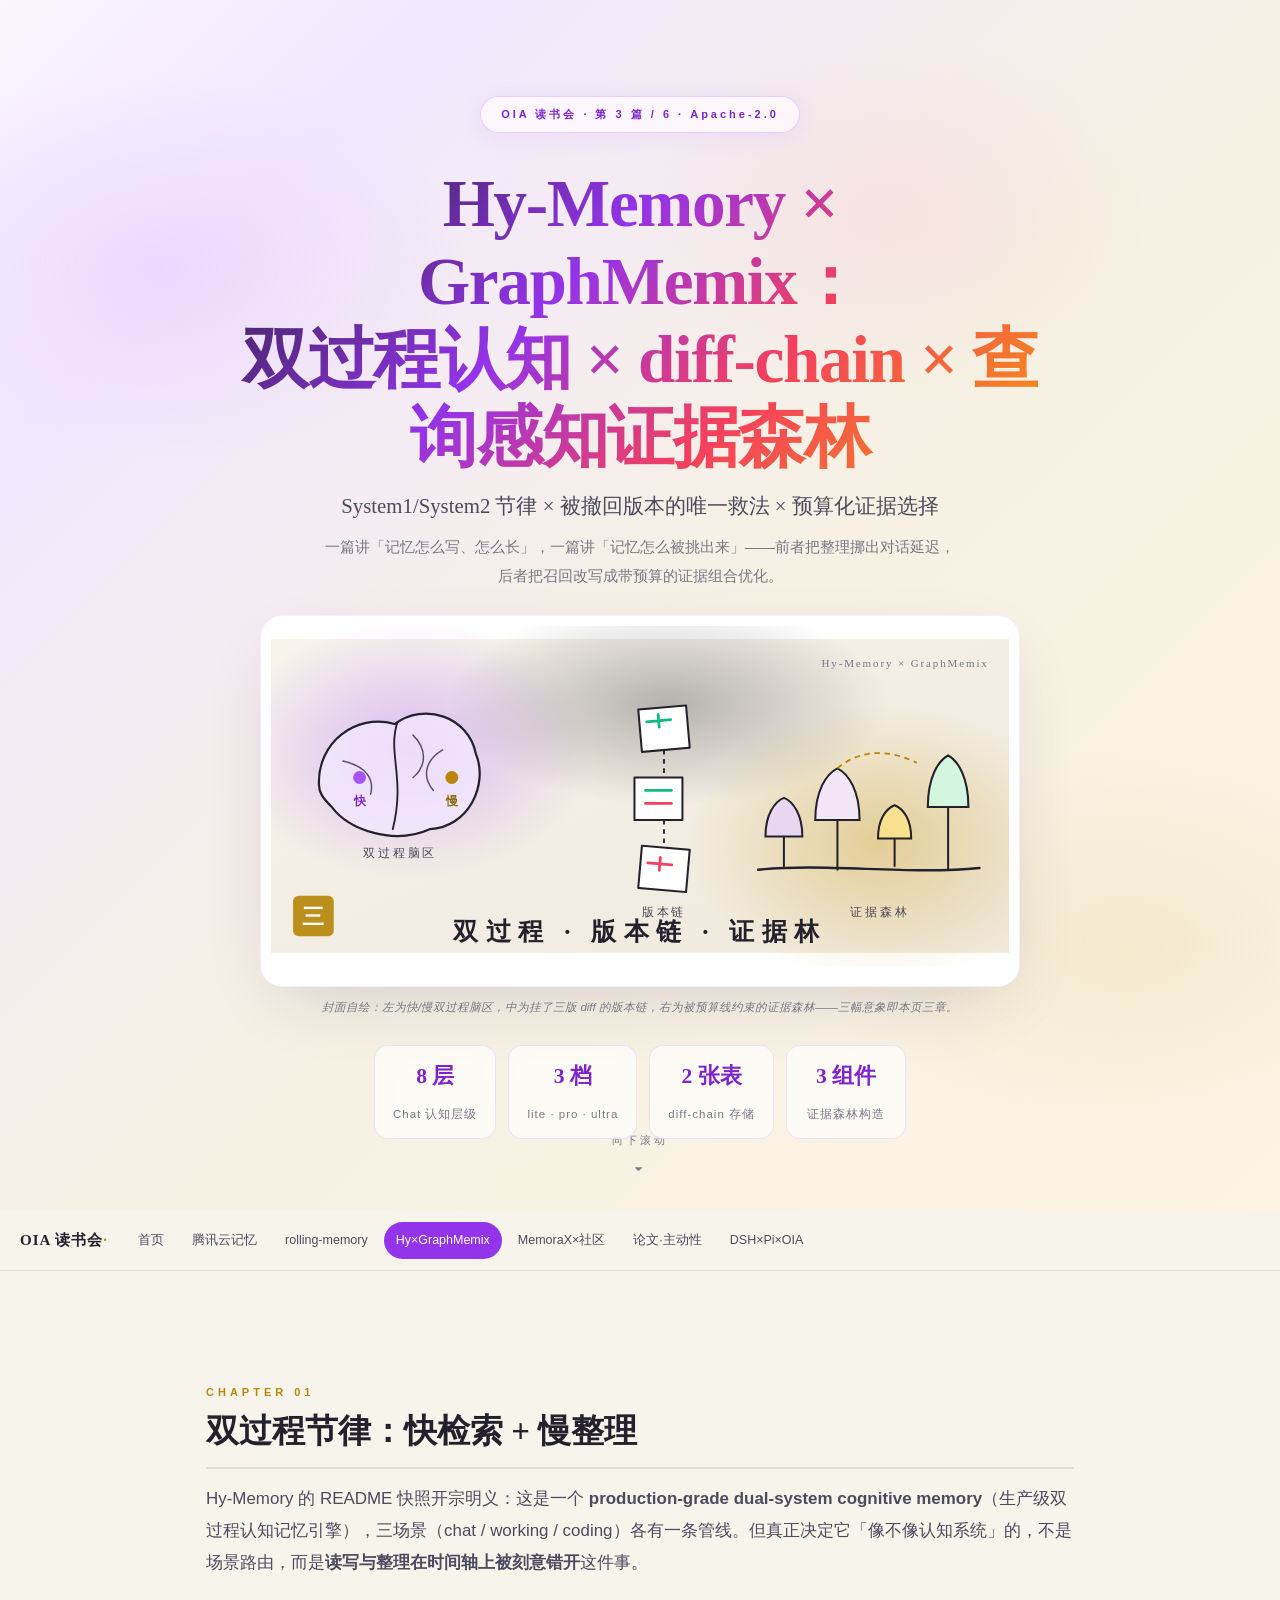
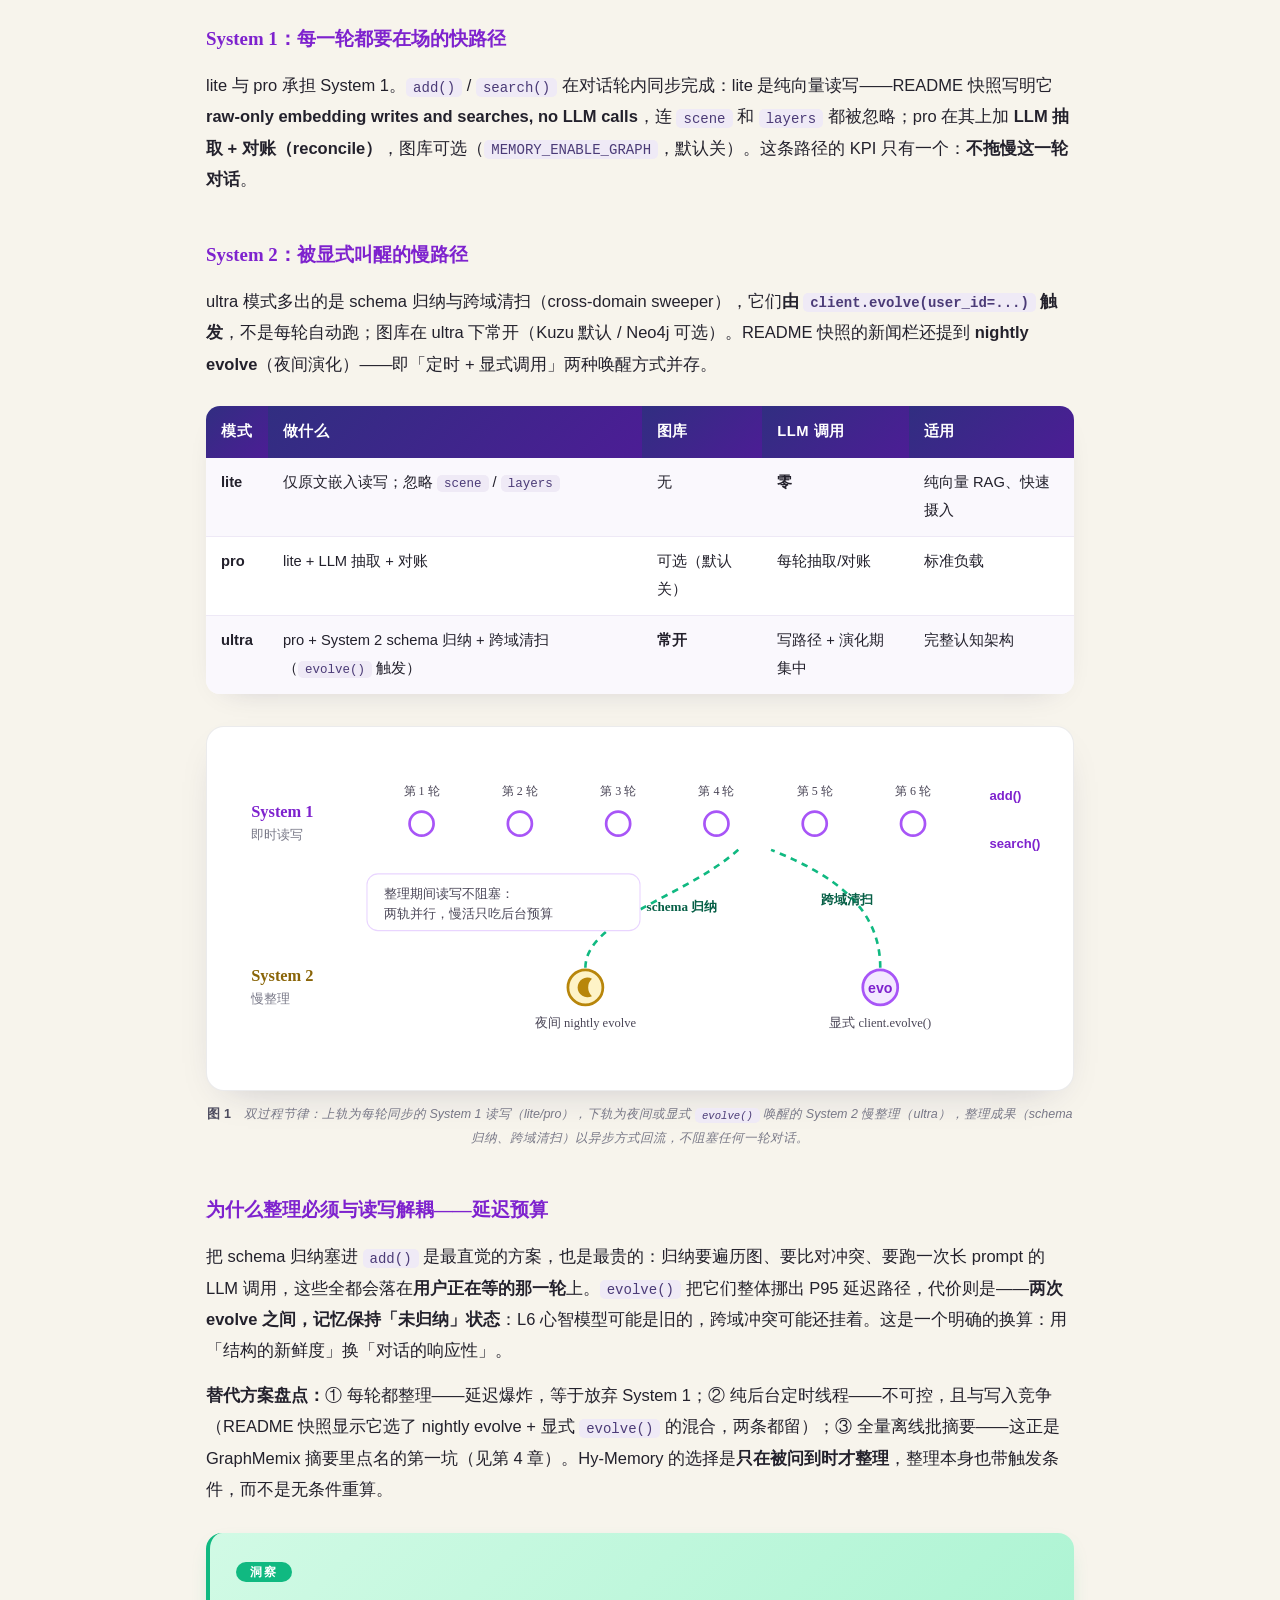
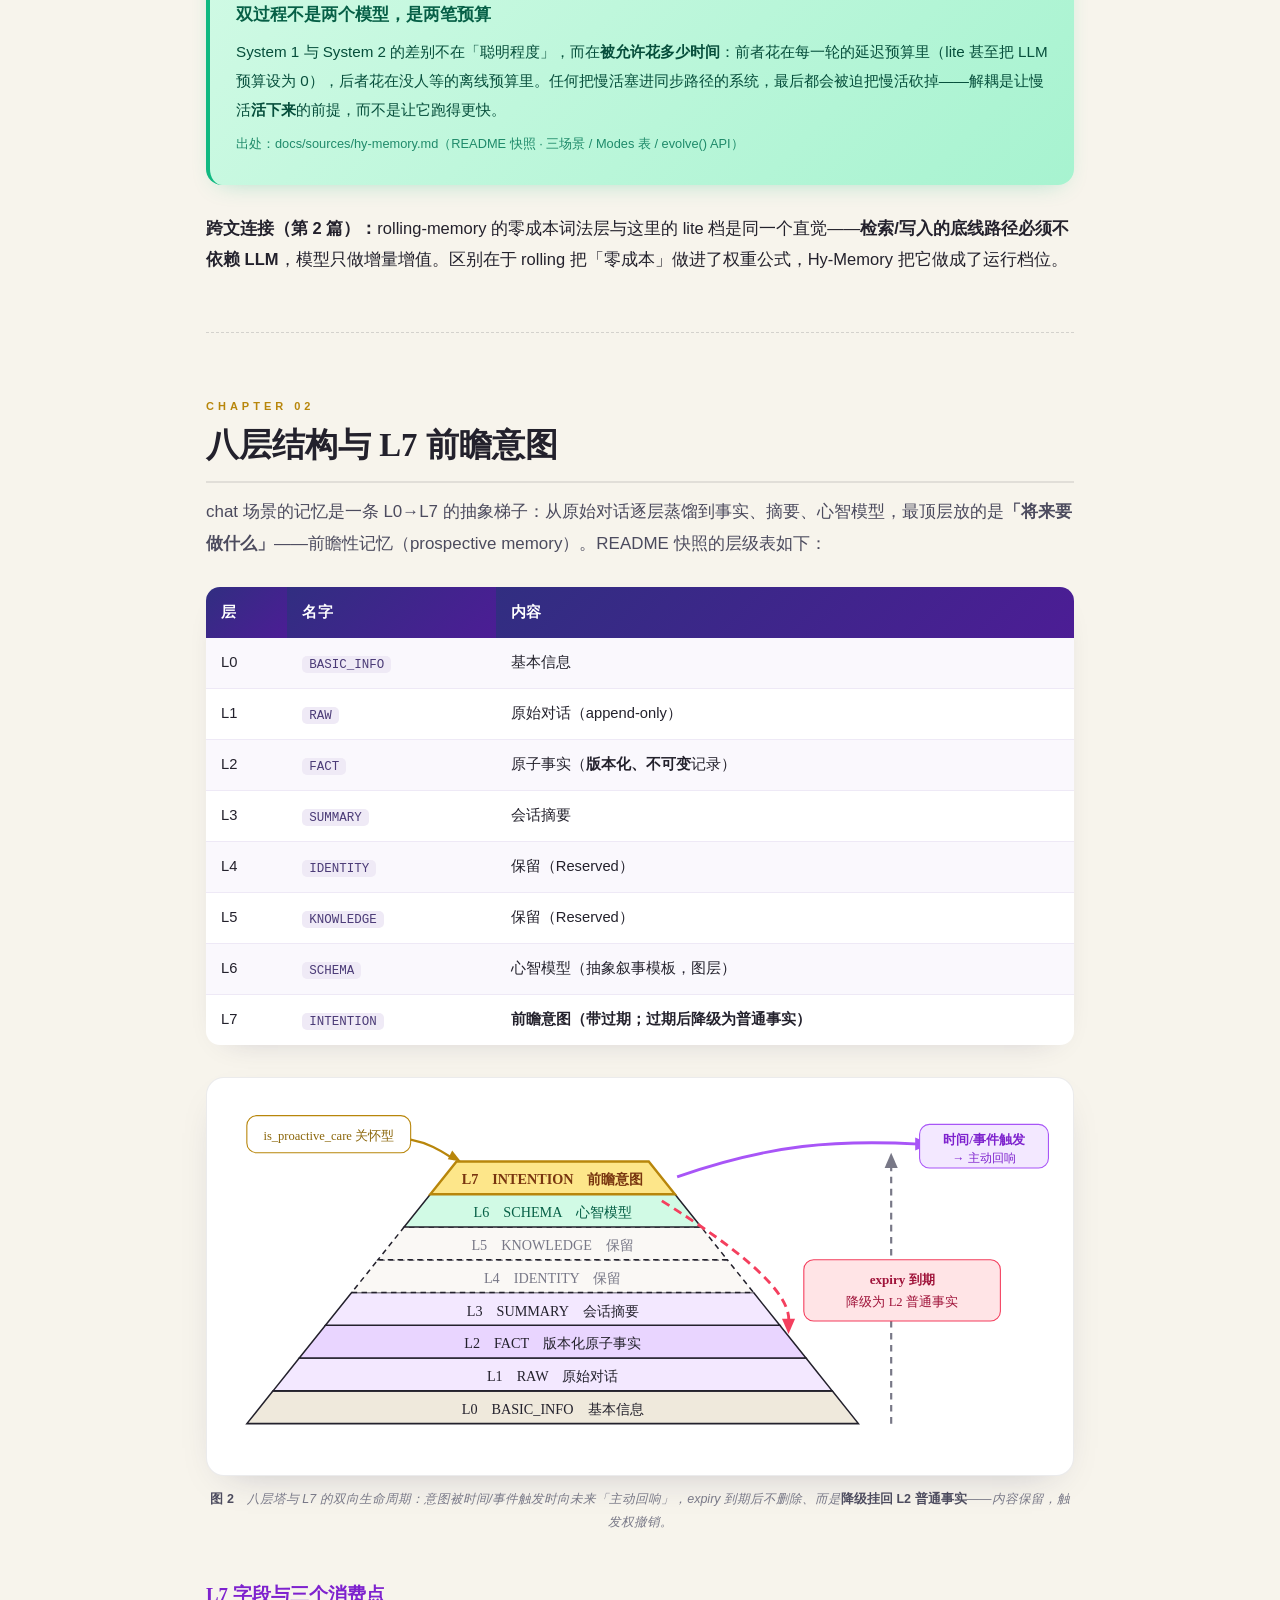
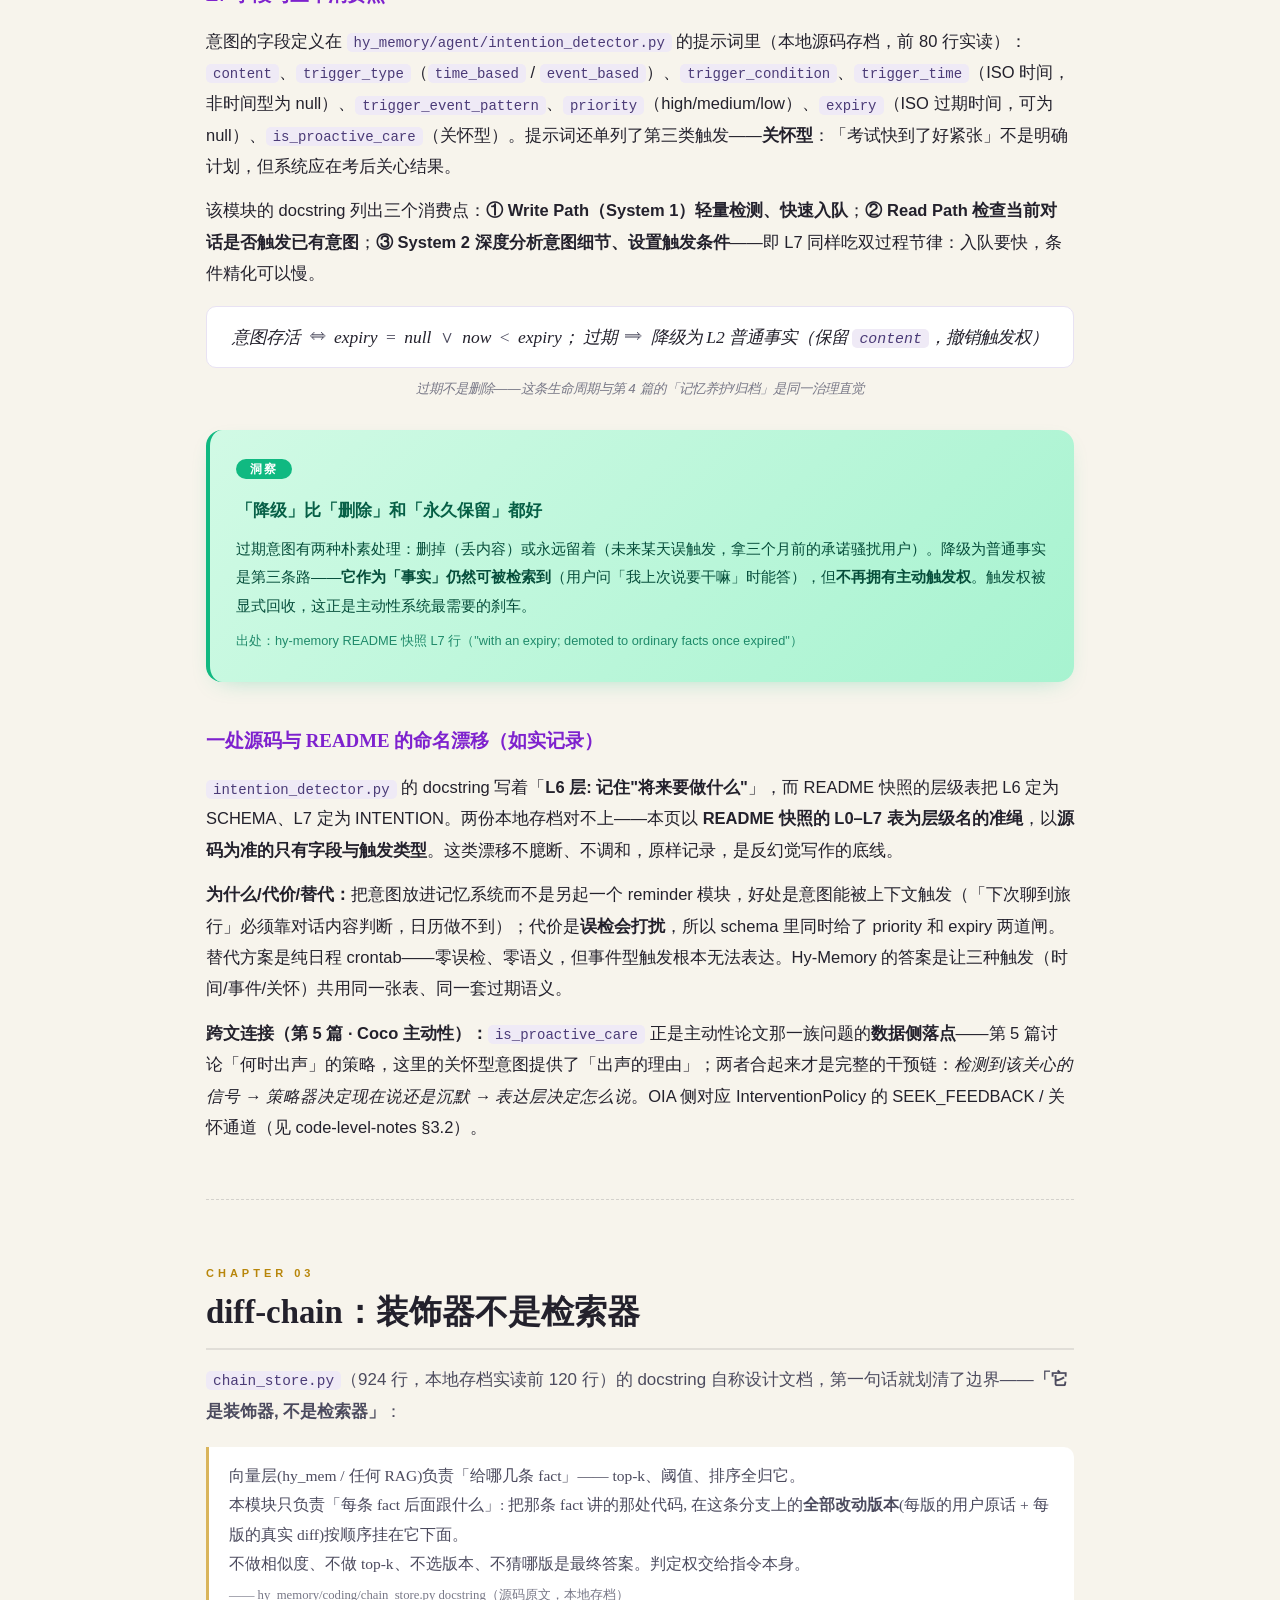
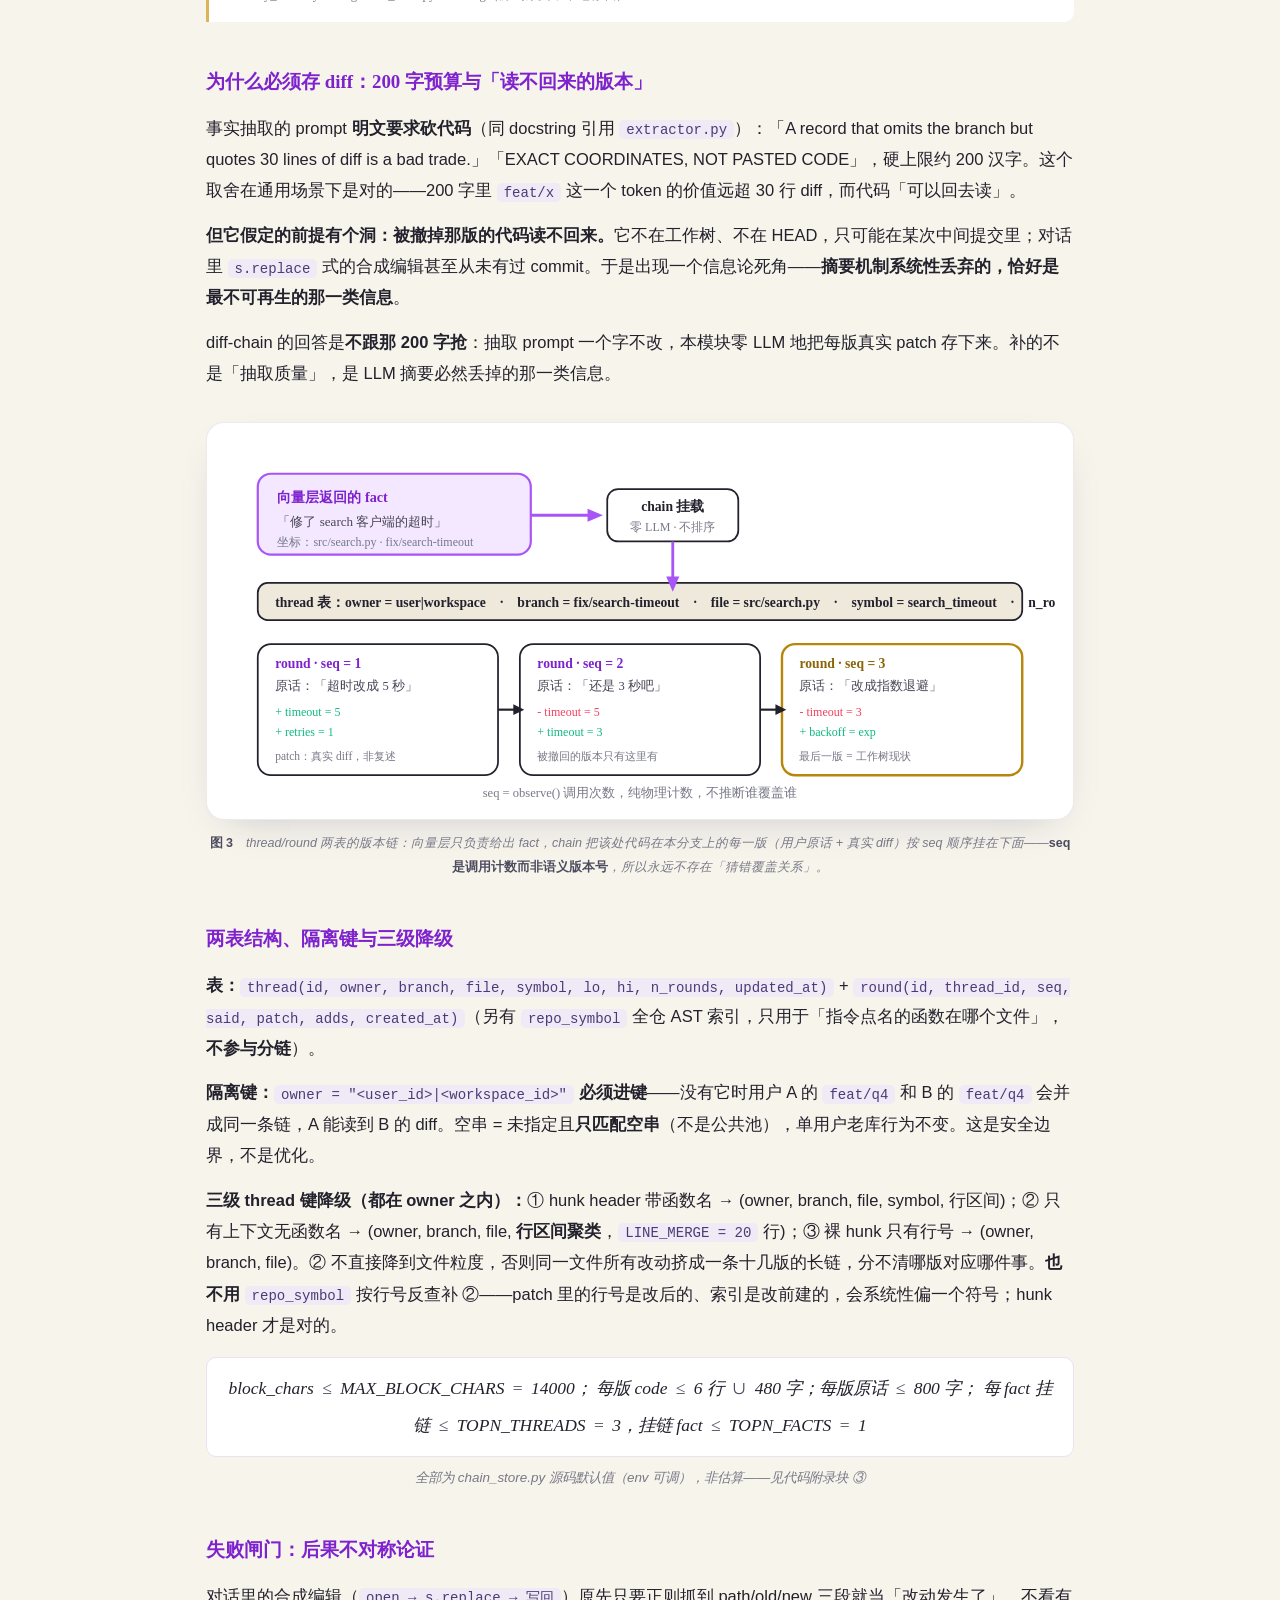
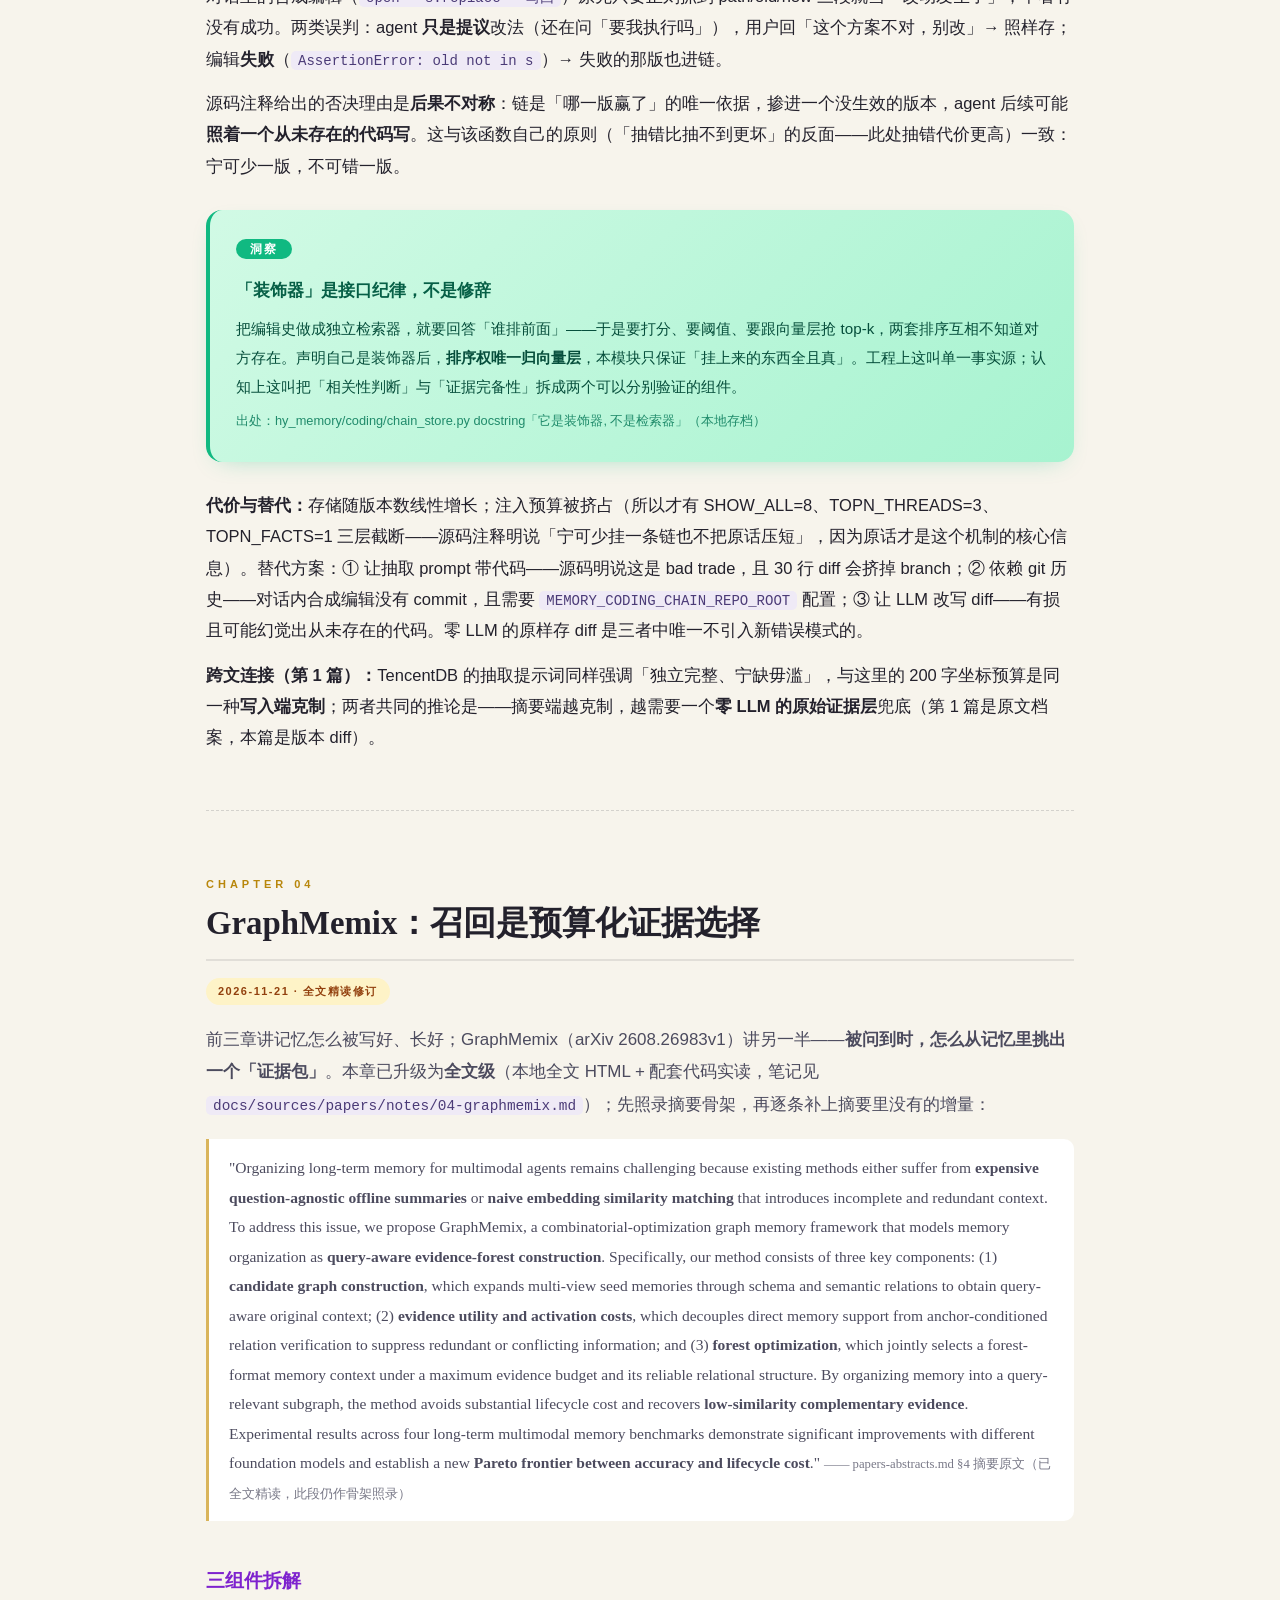
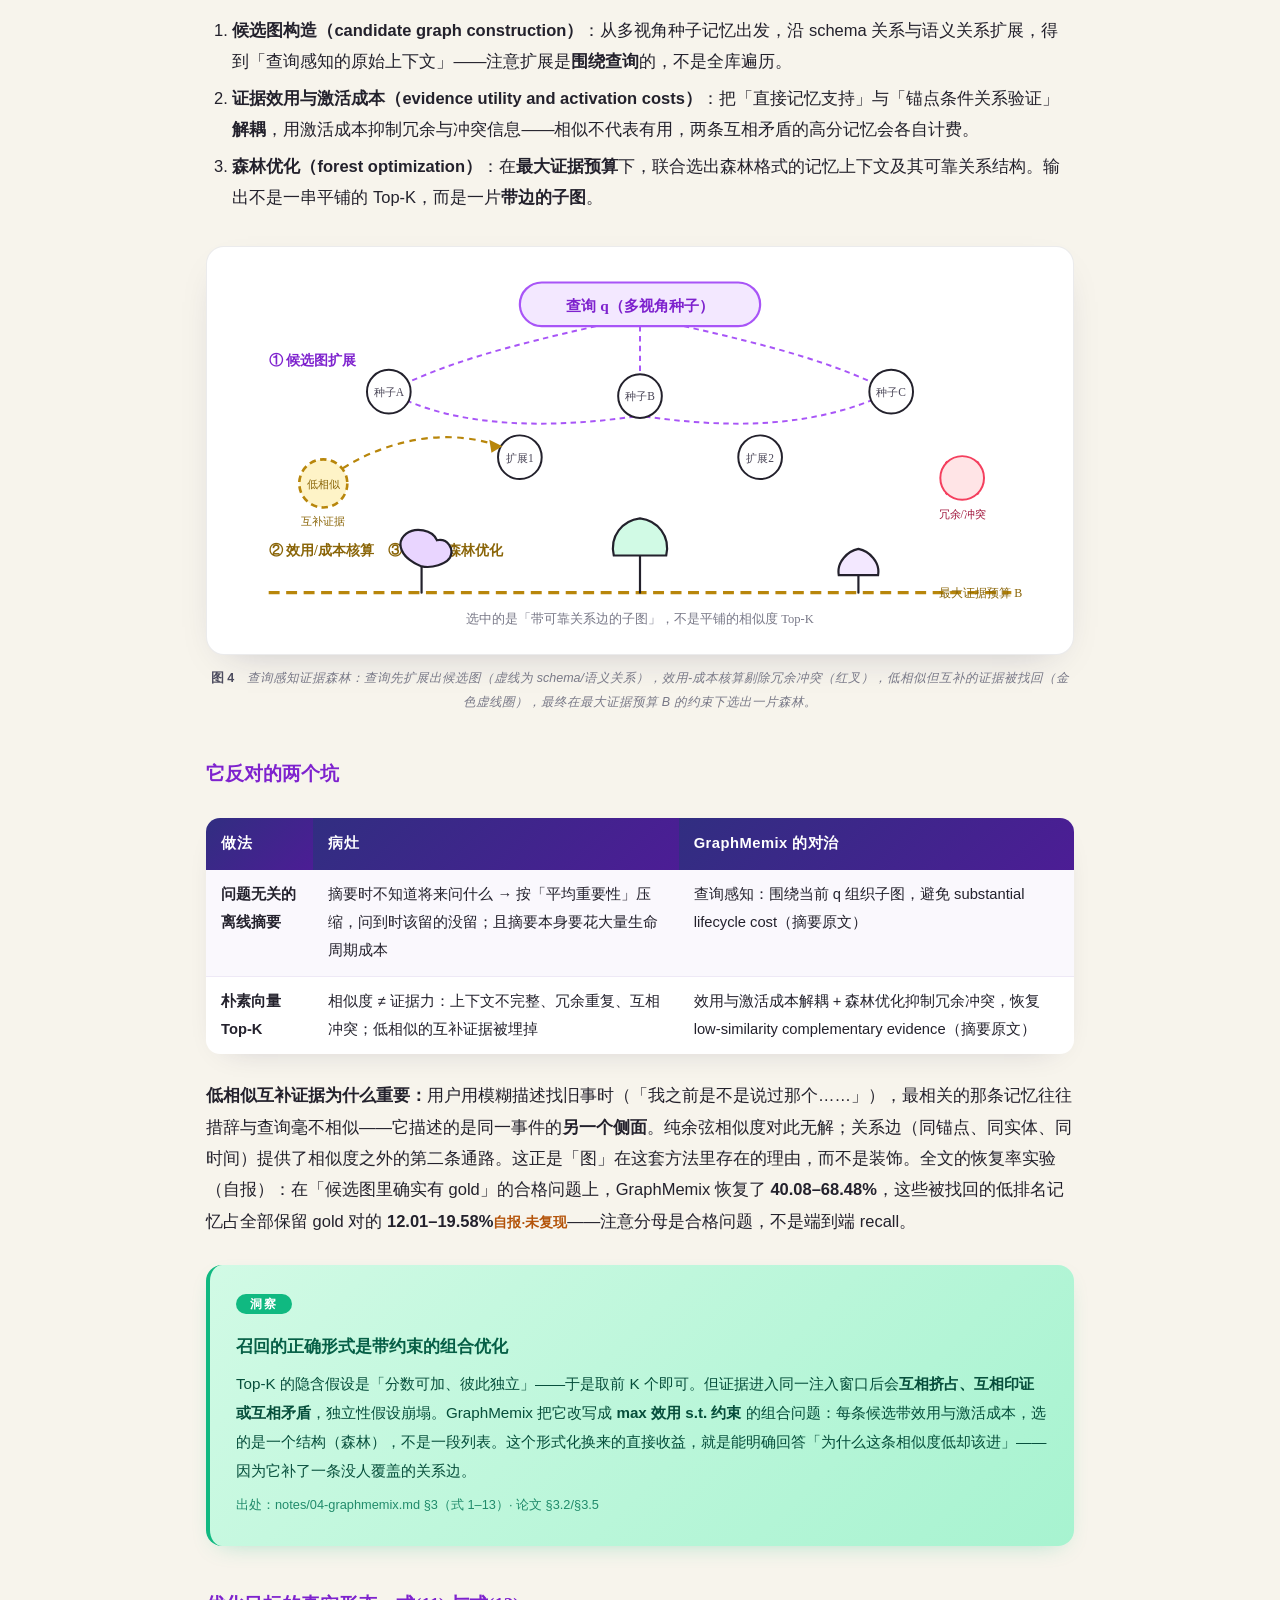
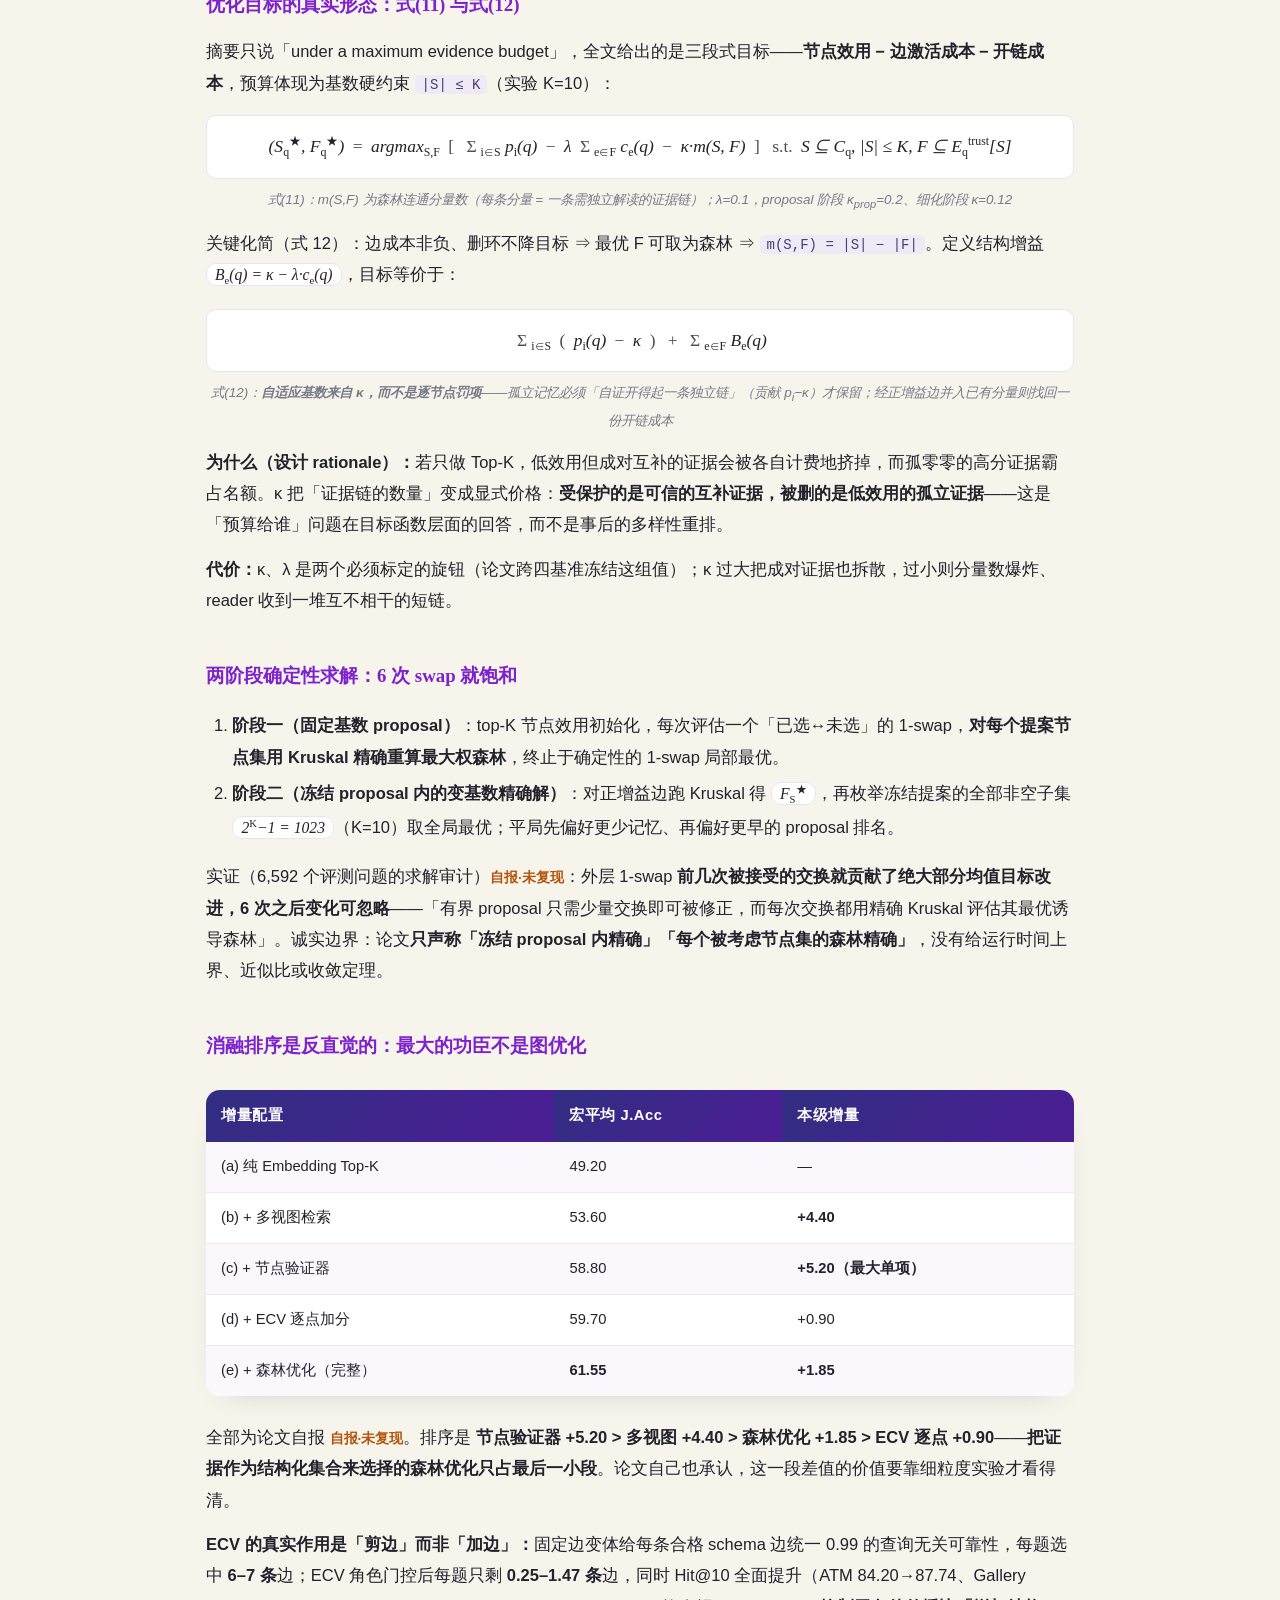
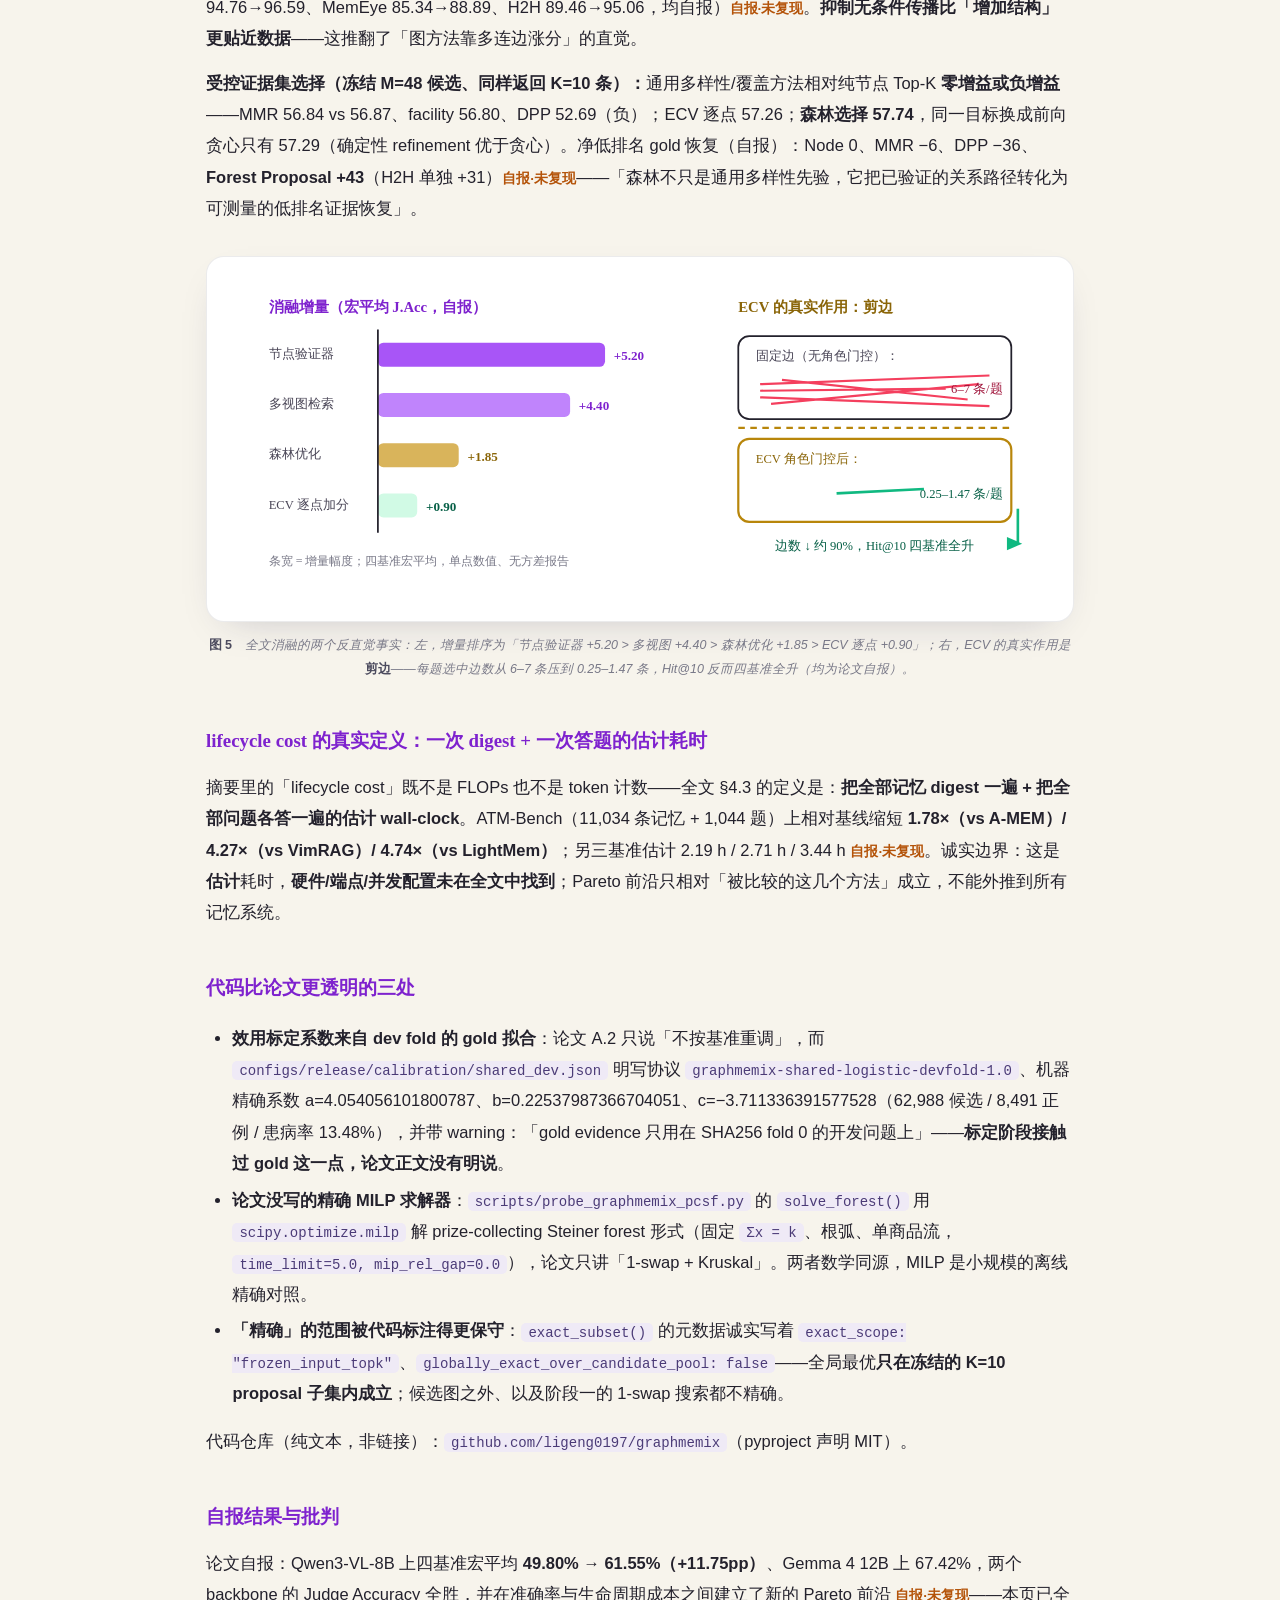
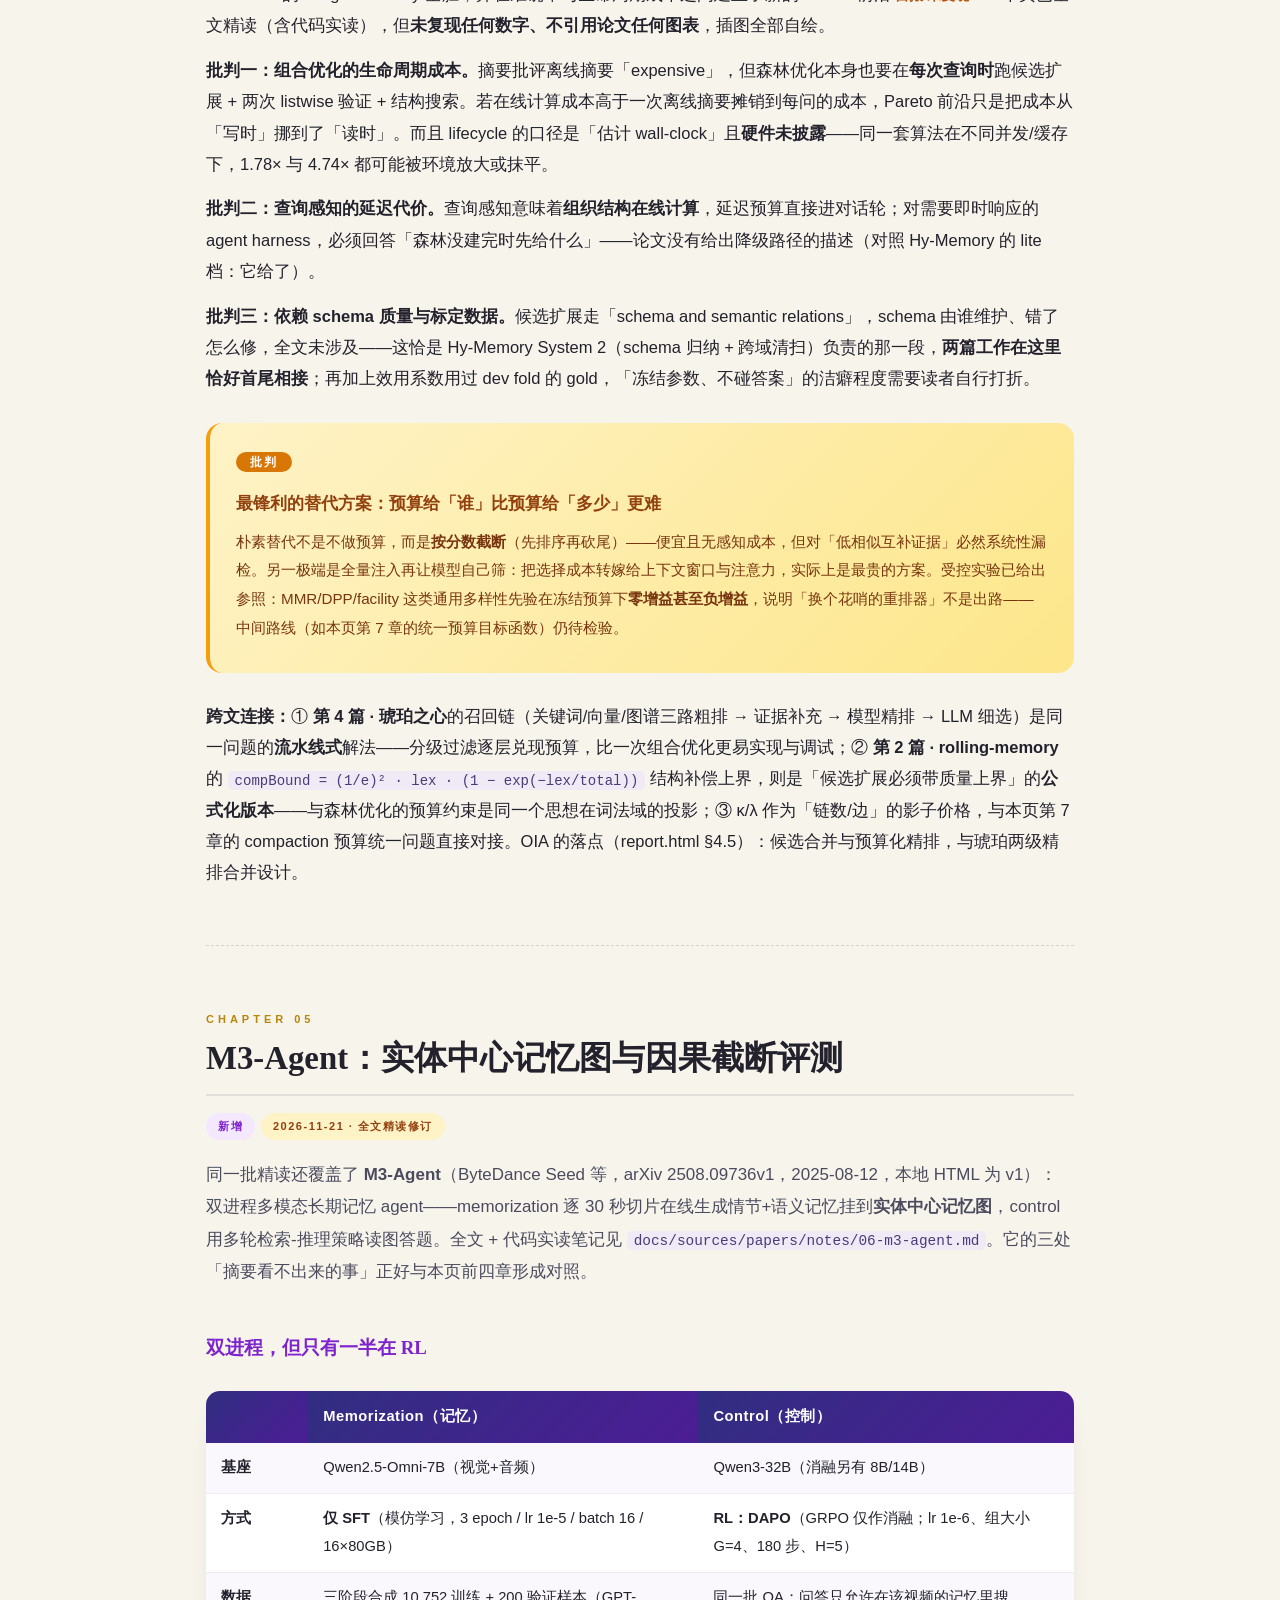
<file: blog/posts/03-hy-graphmemix.html>
<!DOCTYPE html>
<html lang="zh-CN">
<head>
<meta charset="UTF-8">
<meta name="viewport" content="width=device-width, initial-scale=1.0">
<title>Hy-Memory × GraphMemix：双过程认知 × diff-chain × 查询感知证据森林 · OIA 读书会</title>
<link rel="stylesheet" href="../assets/css/style.css">
</head>
<body>

<!-- ══════════════ Hero（模板 A） ══════════════ -->
<div class="hero">
  <div class="hero-wrap">
    <div class="hero-badge">OIA 读书会 · 第 3 篇 / 6 · Apache-2.0</div>
    <h1>Hy-Memory × GraphMemix：<br>双过程认知 × diff-chain × 查询感知证据森林</h1>
    <div class="hero-tagline">System1/System2 节律 × 被撤回版本的唯一救法 × 预算化证据选择</div>
    <div class="hero-desc">一篇讲「记忆怎么写、怎么长」，一篇讲「记忆怎么被挑出来」——前者把整理挪出对话延迟，后者把召回改写成带预算的证据组合优化。</div>

    <div class="hero-art">
      <div class="cover-frame">
        <!-- 自绘水墨封面：双过程脑区 + 版本链 + 证据森林 三意象融合 -->
        <svg viewBox="0 0 800 340" width="800" height="340" role="img" aria-label="水墨封面：双过程脑区、版本链与证据森林">
          <defs>
            <linearGradient id="paperG" x1="0" y1="0" x2="1" y2="1">
              <stop offset="0" stop-color="#f7f4ec"/>
              <stop offset="1" stop-color="#efe9dc"/>
            </linearGradient>
            <radialGradient id="washLav" cx="0.5" cy="0.5" r="0.5">
              <stop offset="0" stop-color="#c084fc" stop-opacity="0.50"/>
              <stop offset="1" stop-color="#c084fc" stop-opacity="0"/>
            </radialGradient>
            <radialGradient id="washGold" cx="0.5" cy="0.5" r="0.5">
              <stop offset="0" stop-color="#d9b45b" stop-opacity="0.55"/>
              <stop offset="1" stop-color="#d9b45b" stop-opacity="0"/>
            </radialGradient>
            <radialGradient id="washInk" cx="0.5" cy="0.5" r="0.5">
              <stop offset="0" stop-color="#23212c" stop-opacity="0.30"/>
              <stop offset="1" stop-color="#23212c" stop-opacity="0"/>
            </radialGradient>
          </defs>

          <rect x="0" y="0" width="800" height="340" fill="url(#paperG)"/>
          <ellipse cx="150" cy="120" rx="200" ry="140" fill="url(#washLav)"/>
          <ellipse cx="660" cy="220" rx="210" ry="150" fill="url(#washGold)"/>
          <ellipse cx="430" cy="70" rx="240" ry="110" fill="url(#washInk)"/>

          <!-- 意象一：双过程脑区（左） -->
          <g stroke="#23212c" stroke-width="2.4" fill="none" stroke-linecap="round">
            <path d="M52,158 C50,112 92,80 134,92 C166,68 214,84 222,124 C236,158 214,204 172,206 C132,224 84,206 66,182 C56,172 52,166 52,158 Z"
                  fill="#f3e8ff" fill-opacity="0.75"/>
            <path d="M137,90 C126,124 146,150 132,206" stroke-width="2"/>
            <path d="M78,132 C104,138 112,152 108,168" stroke-width="1.6" opacity="0.75"/>
            <path d="M186,120 C166,132 164,150 176,164" stroke-width="1.6" opacity="0.75"/>
            <path d="M154,104 C170,120 168,138 154,150" stroke-width="1.6" opacity="0.75"/>
          </g>
          <circle cx="96" cy="150" r="7" fill="#a855f7"/>
          <circle cx="196" cy="150" r="7" fill="#b8860b"/>
          <text x="96" y="180" font-size="13" fill="#7e22ce" text-anchor="middle" font-family="'Noto Serif SC',serif" font-weight="700">快</text>
          <text x="196" y="180" font-size="13" fill="#8a6508" text-anchor="middle" font-family="'Noto Serif SC',serif" font-weight="700">慢</text>
          <text x="140" y="236" font-size="12.5" fill="#4a4657" text-anchor="middle" letter-spacing="3" font-family="'Noto Serif SC',serif">双过程脑区</text>

          <!-- 意象二：版本链（中） -->
          <g stroke="#23212c" stroke-width="2.2" fill="#ffffff" stroke-linejoin="round">
            <path d="M400,74 L452,74 L452,120 L400,120 Z" transform="rotate(-5 426 97)"/>
            <path d="M394,150 L446,150 L446,196 L394,196 Z"/>
            <path d="M400,226 L452,226 L452,272 L400,272 Z" transform="rotate(5 426 249)"/>
            <path d="M426,120 L426,150 M426,196 L426,226" stroke-dasharray="5 5" stroke-width="2"/>
          </g>
          <g stroke="#10b981" stroke-width="3" stroke-linecap="round">
            <path d="M408,88 L434,88 M421,81 L421,95" transform="rotate(-5 426 97)"/>
            <path d="M406,164 L434,164"/>
          </g>
          <g stroke="#f43f5e" stroke-width="3" stroke-linecap="round">
            <path d="M406,178 L434,178"/>
            <path d="M408,244 L434,244 M421,237 L421,251" transform="rotate(5 426 249)"/>
          </g>
          <text x="426" y="300" font-size="12.5" fill="#4a4657" text-anchor="middle" letter-spacing="3" font-family="'Noto Serif SC',serif">版本链</text>

          <!-- 意象三：证据森林（右） -->
          <g stroke="#23212c" stroke-width="2.2" fill="none" stroke-linecap="round">
            <path d="M556,246 L556,214" /><path d="M536,214 C536,190 546,176 556,172 C566,176 576,190 576,214 Z" fill="#e9d5ff" fill-opacity="0.8"/>
            <path d="M614,250 L614,196" /><path d="M590,196 C590,164 602,146 614,140 C626,146 638,164 638,196 Z" fill="#f3e8ff" fill-opacity="0.9"/>
            <path d="M676,246 L676,216" /><path d="M658,216 C658,196 666,184 676,180 C686,184 694,196 694,216 Z" fill="#fde68a" fill-opacity="0.8"/>
            <path d="M734,250 L734,182" /><path d="M712,182 C712,150 723,132 734,126 C745,132 756,150 756,182 Z" fill="#d1fae5" fill-opacity="0.85"/>
            <path d="M528,250 C600,242 690,256 768,248" stroke-width="2.6"/>
          </g>
          <path d="M614,140 C640,118 672,120 700,134" stroke="#b8860b" stroke-width="2" stroke-dasharray="6 5" fill="none"/>
          <text x="660" y="300" font-size="12.5" fill="#4a4657" text-anchor="middle" letter-spacing="3" font-family="'Noto Serif SC',serif">证据森林</text>

          <!-- 题字 -->
          <text x="400" y="326" font-size="27" fill="#23212c" text-anchor="middle" letter-spacing="8"
                font-family="'Noto Serif SC','Source Han Serif SC',serif" font-weight="900">双过程 · 版本链 · 证据林</text>

          <!-- 泥金印 -->
          <rect x="24" y="278" width="44" height="44" rx="6" fill="#b8860b" fill-opacity="0.92"/>
          <text x="46" y="309" font-size="24" fill="#fff" text-anchor="middle"
                font-family="'Noto Serif SC',serif" font-weight="900">三</text>
          <text x="778" y="30" font-size="12" fill="#787887" text-anchor="end" letter-spacing="2"
                font-family="'Noto Serif SC',serif">Hy-Memory × GraphMemix</text>
        </svg>
      </div>
      <div class="hero-caption">封面自绘：左为快/慢双过程脑区，中为挂了三版 diff 的版本链，右为被预算线约束的证据森林——三幅意象即本页三章。</div>
    </div>

    <div class="hero-stats">
      <div class="stat"><b>8 层</b><span>Chat 认知层级</span></div>
      <div class="stat"><b>3 档</b><span>lite · pro · ultra</span></div>
      <div class="stat"><b>2 张表</b><span>diff-chain 存储</span></div>
      <div class="stat"><b>3 组件</b><span>证据森林构造</span></div>
    </div>
  </div>
  <div class="scroll-hint">向下滚动<span>▾</span></div>
</div>

<!-- ══════════════ 导航条 ══════════════ -->
<nav class="navbar">
  <span class="brand">OIA 读书会<i>·</i></span>
  <a href="../index.html">首页</a>
  <a href="01-tencentdb-memory.html">腾讯云记忆</a>
  <a href="02-rolling-memory.html">rolling-memory</a>
  <a href="03-hy-graphmemix.html" class="active">Hy×GraphMemix</a>
  <a href="04-memorax-community.html">MemoraX×社区</a>
  <a href="05-omni-papers.html">论文·主动性</a>
  <a href="06-dsh-pi-oia.html">DSH×Pi×OIA</a>
</nav>

<div class="wrap">

<!-- ══════════════ 第 1 章 ══════════════ -->
<section class="chapter" id="ch1">
  <span class="chapter-no">CHAPTER 01</span>
  <h2 class="chapter-title">双过程节律：快检索 + 慢整理</h2>

  <p class="lead">Hy-Memory 的 README 快照开宗明义：这是一个 <b>production-grade dual-system cognitive memory</b>（生产级双过程认知记忆引擎），三场景（chat / working / coding）各有一条管线。但真正决定它「像不像认知系统」的，不是场景路由，而是<b>读写与整理在时间轴上被刻意错开</b>这件事。</p>

  <h3>System 1：每一轮都要在场的快路径</h3>
  <p>lite 与 pro 承担 System 1。<code>add()</code> / <code>search()</code> 在对话轮内同步完成：lite 是纯向量读写——README 快照写明它 <b>raw-only embedding writes and searches, no LLM calls</b>，连 <code>scene</code> 和 <code>layers</code> 都被忽略；pro 在其上加 <b>LLM 抽取 + 对账（reconcile）</b>，图库可选（<code>MEMORY_ENABLE_GRAPH</code>，默认关）。这条路径的 KPI 只有一个：<b>不拖慢这一轮对话</b>。</p>

  <h3>System 2：被显式叫醒的慢路径</h3>
  <p>ultra 模式多出的是 schema 归纳与跨域清扫（cross-domain sweeper），它们<b>由 <code>client.evolve(user_id=...)</code> 触发</b>，不是每轮自动跑；图库在 ultra 下常开（Kuzu 默认 / Neo4j 可选）。README 快照的新闻栏还提到 <b>nightly evolve</b>（夜间演化）——即「定时 + 显式调用」两种唤醒方式并存。</p>

  <table class="tbl">
    <tr><th>模式</th><th>做什么</th><th>图库</th><th>LLM 调用</th><th>适用</th></tr>
    <tr><td><b>lite</b></td><td>仅原文嵌入读写；忽略 <code>scene</code> / <code>layers</code></td><td>无</td><td><b>零</b></td><td>纯向量 RAG、快速摄入</td></tr>
    <tr><td><b>pro</b></td><td>lite + LLM 抽取 + 对账</td><td>可选（默认关）</td><td>每轮抽取/对账</td><td>标准负载</td></tr>
    <tr><td><b>ultra</b></td><td>pro + System 2 schema 归纳 + 跨域清扫（<code>evolve()</code> 触发）</td><td><b>常开</b></td><td>写路径 + 演化期集中</td><td>完整认知架构</td></tr>
  </table>

  <div class="svg-figure">
    <div class="svg-card">
      <!-- SVG 图 1：System1/System2 双轨节律 -->
      <svg viewBox="0 0 760 300" role="img" aria-label="System1 与 System2 双轨节律图">
        <defs>
          <linearGradient id="trackTop" x1="0" y1="0" x2="1" y2="0">
            <stop offset="0" stop-color="#c084fc"/><stop offset="1" stop-color="#a855f7"/>
          </linearGradient>
          <linearGradient id="trackBot" x1="0" y1="0" x2="1" y2="0">
            <stop offset="0" stop-color="#d9b45b"/><stop offset="1" stop-color="#b8860b"/>
          </linearGradient>
        </defs>

        <!-- 上轨：System 1 -->
        <text x="24" y="66" font-size="15" fill="#7e22ce" font-weight="700" font-family="'Noto Serif SC',serif">System 1</text>
        <text x="24" y="86" font-size="12" fill="#787887">即时读写</text>
        <line x1="130" y1="72" x2="736" y2="72" stroke="url(#trackTop)" stroke-width="6" stroke-linecap="round"/>
        <g fill="#ffffff" stroke="#a855f7" stroke-width="2.5">
          <circle cx="180" cy="72" r="11"/><circle cx="270" cy="72" r="11"/><circle cx="360" cy="72" r="11"/>
          <circle cx="450" cy="72" r="11"/><circle cx="540" cy="72" r="11"/><circle cx="630" cy="72" r="11"/>
        </g>
        <g font-size="11" fill="#4a4657" text-anchor="middle" font-family="'Noto Serif SC',serif">
          <text x="180" y="46">第 1 轮</text><text x="270" y="46">第 2 轮</text><text x="360" y="46">第 3 轮</text>
          <text x="450" y="46">第 4 轮</text><text x="540" y="46">第 5 轮</text><text x="630" y="46">第 6 轮</text>
        </g>
        <text x="700" y="50" font-size="12" fill="#7e22ce" font-weight="700">add()</text>
        <text x="700" y="94" font-size="12" fill="#7e22ce" font-weight="700">search()</text>

        <!-- 下轨：System 2 -->
        <text x="24" y="216" font-size="15" fill="#8a6508" font-weight="700" font-family="'Noto Serif SC',serif">System 2</text>
        <text x="24" y="236" font-size="12" fill="#787887">慢整理</text>
        <line x1="130" y1="222" x2="736" y2="222" stroke="url(#trackBot)" stroke-width="6" stroke-linecap="round" stroke-dasharray="14 10"/>
        <!-- 夜间 / 显式 evolve 节点 -->
        <g>
          <circle cx="330" cy="222" r="16" fill="#fef3c7" stroke="#b8860b" stroke-width="2.5"/>
          <path d="M336,214 a9,9 0 1 0 0,16 a11,11 0 0 1 0,-16 Z" fill="#b8860b"/>
          <circle cx="600" cy="222" r="16" fill="#f3e8ff" stroke="#a855f7" stroke-width="2.5"/>
          <text x="600" y="227" font-size="13" fill="#7e22ce" text-anchor="middle" font-weight="700">evo</text>
        </g>
        <g font-size="11.5" fill="#4a4657" text-anchor="middle" font-family="'Noto Serif SC',serif">
          <text x="330" y="258">夜间 nightly evolve</text>
          <text x="600" y="258">显式 client.evolve()</text>
        </g>

        <!-- 慢整理向上传递的成果 -->
        <g stroke="#10b981" stroke-width="2.4" fill="none" stroke-dasharray="6 5">
          <path d="M330,204 C330,160 420,140 470,96"/>
          <path d="M600,204 C600,150 560,120 500,96"/>
        </g>
        <g font-size="12" fill="#065f46" font-weight="700" font-family="'Noto Serif SC',serif">
          <text x="386" y="152">schema 归纳</text>
          <text x="546" y="146">跨域清扫</text>
        </g>

        <!-- 注释 -->
        <rect x="130" y="118" width="250" height="52" rx="10" fill="#ffffff" stroke="#e9d5ff"/>
        <text x="146" y="140" font-size="11.5" fill="#4a4657">整理期间读写不阻塞：</text>
        <text x="146" y="158" font-size="11.5" fill="#4a4657">两轨并行，慢活只吃后台预算</text>
      </svg>
    </div>
    <figcaption><b>图 1</b>　双过程节律：上轨为每轮同步的 System 1 读写（lite/pro），下轨为夜间或显式 <code>evolve()</code> 唤醒的 System 2 慢整理（ultra），整理成果（schema 归纳、跨域清扫）以异步方式回流，不阻塞任何一轮对话。</figcaption>
  </div>

  <h3>为什么整理必须与读写解耦——延迟预算</h3>
  <p>把 schema 归纳塞进 <code>add()</code> 是最直觉的方案，也是最贵的：归纳要遍历图、要比对冲突、要跑一次长 prompt 的 LLM 调用，这些全都会落在<b>用户正在等的那一轮</b>上。<code>evolve()</code> 把它们整体挪出 P95 延迟路径，代价则是——<b>两次 evolve 之间，记忆保持「未归纳」状态</b>：L6 心智模型可能是旧的，跨域冲突可能还挂着。这是一个明确的换算：用「结构的新鲜度」换「对话的响应性」。</p>
  <p><b>替代方案盘点：</b>① 每轮都整理——延迟爆炸，等于放弃 System 1；② 纯后台定时线程——不可控，且与写入竞争（README 快照显示它选了 nightly evolve + 显式 <code>evolve()</code> 的混合，两条都留）；③ 全量离线批摘要——这正是 GraphMemix 摘要里点名的第一坑（见第 4 章）。Hy-Memory 的选择是<b>只在被问到时才整理</b>，整理本身也带触发条件，而不是无条件重算。</p>

  <div class="insight-box">
    <span class="tag-insight">洞察</span>
    <h4>双过程不是两个模型，是两笔预算</h4>
    <p>System 1 与 System 2 的差别不在「聪明程度」，而在<b>被允许花多少时间</b>：前者花在每一轮的延迟预算里（lite 甚至把 LLM 预算设为 0），后者花在没人等的离线预算里。任何把慢活塞进同步路径的系统，最后都会被迫把慢活砍掉——解耦是让慢活<b>活下来</b>的前提，而不是让它跑得更快。</p>
    <p class="cite">出处：docs/sources/hy-memory.md（README 快照 · 三场景 / Modes 表 / evolve() API）</p>
  </div>

  <p><b>跨文连接（第 2 篇）：</b>rolling-memory 的零成本词法层与这里的 lite 档是同一个直觉——<b>检索/写入的底线路径必须不依赖 LLM</b>，模型只做增量增值。区别在于 rolling 把「零成本」做进了权重公式，Hy-Memory 把它做成了运行档位。</p>
</section>

<hr class="sep">

<!-- ══════════════ 第 2 章 ══════════════ -->
<section class="chapter" id="ch2">
  <span class="chapter-no">CHAPTER 02</span>
  <h2 class="chapter-title">八层结构与 L7 前瞻意图</h2>

  <p class="lead">chat 场景的记忆是一条 L0→L7 的抽象梯子：从原始对话逐层蒸馏到事实、摘要、心智模型，最顶层放的是<b>「将来要做什么」</b>——前瞻性记忆（prospective memory）。README 快照的层级表如下：</p>

  <table class="tbl">
    <tr><th>层</th><th>名字</th><th>内容</th></tr>
    <tr><td>L0</td><td><code>BASIC_INFO</code></td><td>基本信息</td></tr>
    <tr><td>L1</td><td><code>RAW</code></td><td>原始对话（append-only）</td></tr>
    <tr><td>L2</td><td><code>FACT</code></td><td>原子事实（<b>版本化、不可变</b>记录）</td></tr>
    <tr><td>L3</td><td><code>SUMMARY</code></td><td>会话摘要</td></tr>
    <tr><td>L4</td><td><code>IDENTITY</code></td><td>保留（Reserved）</td></tr>
    <tr><td>L5</td><td><code>KNOWLEDGE</code></td><td>保留（Reserved）</td></tr>
    <tr><td>L6</td><td><code>SCHEMA</code></td><td>心智模型（抽象叙事模板，图层）</td></tr>
    <tr><td>L7</td><td><code>INTENTION</code></td><td><b>前瞻意图（带过期；过期后降级为普通事实）</b></td></tr>
  </table>

  <div class="svg-figure">
    <div class="svg-card">
      <!-- SVG 图 2：八层塔 + L7 触发/过期箭头 -->
      <svg viewBox="0 0 760 330" role="img" aria-label="L0 到 L7 八层塔与 L7 意图的触发、过期箭头">
        <!-- 八层梯形，底宽顶窄 -->
        <g font-family="'Noto Serif SC',serif" font-size="13" text-anchor="middle">
          <polygon points="20,300 580,300 556,270 44,270" fill="#efe9dc" stroke="#23212c" stroke-width="1.4"/>
          <text x="300" y="291" fill="#23212c">L0　BASIC_INFO　基本信息</text>
          <polygon points="44,270 556,270 532,240 68,240" fill="#f3e8ff" stroke="#23212c" stroke-width="1.4"/>
          <text x="300" y="261" fill="#23212c">L1　RAW　原始对话</text>
          <polygon points="68,240 532,240 508,210 92,210" fill="#e9d5ff" stroke="#23212c" stroke-width="1.4"/>
          <text x="300" y="231" fill="#23212c">L2　FACT　版本化原子事实</text>
          <polygon points="92,210 508,210 484,180 116,180" fill="#f3e8ff" stroke="#23212c" stroke-width="1.4"/>
          <text x="300" y="201" fill="#23212c">L3　SUMMARY　会话摘要</text>
          <polygon points="116,180 484,180 460,150 140,150" fill="#faf8f5" stroke="#23212c" stroke-width="1.4" stroke-dasharray="5 4"/>
          <text x="300" y="171" fill="#787887">L4　IDENTITY　保留</text>
          <polygon points="140,150 460,150 436,120 164,120" fill="#faf8f5" stroke="#23212c" stroke-width="1.4" stroke-dasharray="5 4"/>
          <text x="300" y="141" fill="#787887">L5　KNOWLEDGE　保留</text>
          <polygon points="164,120 436,120 412,90 188,90" fill="#d1fae5" stroke="#23212c" stroke-width="1.4"/>
          <text x="300" y="111" fill="#065f46">L6　SCHEMA　心智模型</text>
          <polygon points="188,90 412,90 388,60 212,60" fill="#fde68a" stroke="#b8860b" stroke-width="2.2"/>
          <text x="300" y="81" fill="#78350f" font-weight="700">L7　INTENTION　前瞻意图</text>
        </g>

        <!-- 抽象方向 -->
        <path d="M610,300 L610,60" stroke="#787887" stroke-width="2" stroke-dasharray="6 5"/>
        <polygon points="610,52 604,66 616,66" fill="#787887"/>
        <text x="626" y="186" font-size="12" fill="#787887" font-family="'Noto Serif SC',serif">抽象度 ↑</text>

        <!-- L7 触发箭头（出去） -->
        <path d="M414,74 C500,44 560,40 636,44" stroke="#a855f7" stroke-width="2.6" fill="none"/>
        <polygon points="646,44 632,38 632,50" fill="#a855f7"/>
        <rect x="636" y="26" width="118" height="40" rx="9" fill="#f3e8ff" stroke="#a855f7"/>
        <text x="695" y="44" font-size="12" fill="#7e22ce" text-anchor="middle" font-weight="700" font-family="'Noto Serif SC',serif">时间/事件触发</text>
        <text x="695" y="60" font-size="11" fill="#7e22ce" text-anchor="middle" font-family="'Noto Serif SC',serif">→ 主动回响</text>

        <!-- L7 过期降级箭头（下到 L2） -->
        <path d="M400,96 C470,140 520,180 516,208" stroke="#f43f5e" stroke-width="2.6" fill="none" stroke-dasharray="8 5"/>
        <polygon points="516,218 510,204 522,204" fill="#f43f5e"/>
        <rect x="530" y="150" width="180" height="56" rx="9" fill="#ffe4e6" stroke="#f43f5e"/>
        <text x="620" y="172" font-size="12" fill="#9f1239" text-anchor="middle" font-weight="700" font-family="'Noto Serif SC',serif">expiry 到期</text>
        <text x="620" y="192" font-size="11.5" fill="#9f1239" text-anchor="middle" font-family="'Noto Serif SC',serif">降级为 L2 普通事实</text>

        <!-- 关怀型标注 -->
        <rect x="20" y="18" width="150" height="34" rx="9" fill="#ffffff" stroke="#b8860b"/>
        <text x="95" y="40" font-size="11.5" fill="#8a6508" text-anchor="middle" font-family="'Noto Serif SC',serif">is_proactive_care 关怀型</text>
        <path d="M170,40 C190,44 200,52 210,58" stroke="#b8860b" stroke-width="2" fill="none"/>
        <polygon points="216,60 204,58 208,50" fill="#b8860b"/>
      </svg>
    </div>
    <figcaption><b>图 2</b>　八层塔与 L7 的双向生命周期：意图被时间/事件触发时向未来「主动回响」，expiry 到期后不删除、而是<b>降级挂回 L2 普通事实</b>——内容保留，触发权撤销。</figcaption>
  </div>

  <h3>L7 字段与三个消费点</h3>
  <p>意图的字段定义在 <code>hy_memory/agent/intention_detector.py</code> 的提示词里（本地源码存档，前 80 行实读）：<code>content</code>、<code>trigger_type</code>（<code>time_based</code> / <code>event_based</code>）、<code>trigger_condition</code>、<code>trigger_time</code>（ISO 时间，非时间型为 null）、<code>trigger_event_pattern</code>、<code>priority</code>（high/medium/low）、<code>expiry</code>（ISO 过期时间，可为 null）、<code>is_proactive_care</code>（关怀型）。提示词还单列了第三类触发——<b>关怀型</b>：「考试快到了好紧张」不是明确计划，但系统应在考后关心结果。</p>
  <p>该模块的 docstring 列出三个消费点：<b>① Write Path（System 1）轻量检测、快速入队</b>；<b>② Read Path 检查当前对话是否触发已有意图</b>；<b>③ System 2 深度分析意图细节、设置触发条件</b>——即 L7 同样吃双过程节律：入队要快，条件精化可以慢。</p>

  <div class="math">
    意图存活 <span class="op">⟺</span> expiry <span class="op">=</span> null <span class="op">∨</span> now <span class="op">&lt;</span> expiry；
    过期 <span class="op">⟹</span> 降级为 L2 普通事实（保留 <code>content</code>，撤销触发权）
  </div>
  <div class="math-note">过期不是删除——这条生命周期与第 4 篇的「记忆养护/归档」是同一治理直觉</div>

  <div class="insight-box">
    <span class="tag-insight">洞察</span>
    <h4>「降级」比「删除」和「永久保留」都好</h4>
    <p>过期意图有两种朴素处理：删掉（丢内容）或永远留着（未来某天误触发，拿三个月前的承诺骚扰用户）。降级为普通事实是第三条路——<b>它作为「事实」仍然可被检索到</b>（用户问「我上次说要干嘛」时能答），但<b>不再拥有主动触发权</b>。触发权被显式回收，这正是主动性系统最需要的刹车。</p>
    <p class="cite">出处：hy-memory README 快照 L7 行（"with an expiry; demoted to ordinary facts once expired"）</p>
  </div>

  <h3>一处源码与 README 的命名漂移（如实记录）</h3>
  <p><code>intention_detector.py</code> 的 docstring 写着「<b>L6 层: 记住"将来要做什么"</b>」，而 README 快照的层级表把 L6 定为 SCHEMA、L7 定为 INTENTION。两份本地存档对不上——本页以 <b>README 快照的 L0–L7 表为层级名的准绳</b>，以<b>源码为准的只有字段与触发类型</b>。这类漂移不臆断、不调和，原样记录，是反幻觉写作的底线。</p>

  <p><b>为什么/代价/替代：</b>把意图放进记忆系统而不是另起一个 reminder 模块，好处是意图能被上下文触发（「下次聊到旅行」必须靠对话内容判断，日历做不到）；代价是<b>误检会打扰</b>，所以 schema 里同时给了 priority 和 expiry 两道闸。替代方案是纯日程 crontab——零误检、零语义，但事件型触发根本无法表达。Hy-Memory 的答案是让三种触发（时间/事件/关怀）共用同一张表、同一套过期语义。</p>

  <p><b>跨文连接（第 5 篇 · Coco 主动性）：</b><code>is_proactive_care</code> 正是主动性论文那一族问题的<b>数据侧落点</b>——第 5 篇讨论「何时出声」的策略，这里的关怀型意图提供了「出声的理由」；两者合起来才是完整的干预链：<i>检测到该关心的信号 → 策略器决定现在说还是沉默 → 表达层决定怎么说</i>。OIA 侧对应 InterventionPolicy 的 SEEK_FEEDBACK / 关怀通道（见 code-level-notes §3.2）。</p>
</section>

<hr class="sep">

<!-- ══════════════ 第 3 章 ══════════════ -->
<section class="chapter" id="ch3">
  <span class="chapter-no">CHAPTER 03</span>
  <h2 class="chapter-title">diff-chain：装饰器不是检索器</h2>

  <p class="lead"><code>chain_store.py</code>（924 行，本地存档实读前 120 行）的 docstring 自称设计文档，第一句话就划清了边界——<b>「它是装饰器, 不是检索器」</b>：</p>

  <blockquote>向量层(hy_mem / 任何 RAG)负责「给哪几条 fact」—— top-k、阈值、排序全归它。<br>
  本模块只负责「每条 fact 后面跟什么」: 把那条 fact 讲的那处代码, 在这条分支上的<b>全部改动版本</b>(每版的用户原话 + 每版的真实 diff)按顺序挂在它下面。<br>
  不做相似度、不做 top-k、不选版本、不猜哪版是最终答案。判定权交给指令本身。<br>
  <span style="font-size:.82em;color:#787887">—— hy_memory/coding/chain_store.py docstring（源码原文，本地存档）</span></blockquote>

  <h3>为什么必须存 diff：200 字预算与「读不回来的版本」</h3>
  <p>事实抽取的 prompt <b>明文要求砍代码</b>（同 docstring 引用 <code>extractor.py</code>）：「A record that omits the branch but quotes 30 lines of diff is a bad trade.」「EXACT COORDINATES, NOT PASTED CODE」，硬上限约 200 汉字。这个取舍在通用场景下是对的——200 字里 <code>feat/x</code> 这一个 token 的价值远超 30 行 diff，而代码「可以回去读」。</p>
  <p><b>但它假定的前提有个洞：被撤掉那版的代码读不回来。</b>它不在工作树、不在 HEAD，只可能在某次中间提交里；对话里 <code>s.replace</code> 式的合成编辑甚至从未有过 commit。于是出现一个信息论死角——<b>摘要机制系统性丢弃的，恰好是最不可再生的那一类信息</b>。</p>
  <p>diff-chain 的回答是<b>不跟那 200 字抢</b>：抽取 prompt 一个字不改，本模块零 LLM 地把每版真实 patch 存下来。补的不是「抽取质量」，是 LLM 摘要必然丢掉的那一类信息。</p>

  <div class="svg-figure">
    <div class="svg-card">
      <!-- SVG 图 3：thread/round 版本链 -->
      <svg viewBox="0 0 760 330" role="img" aria-label="thread 与 round 两表构成的版本链示意">
        <!-- fact 卡 -->
        <rect x="30" y="30" width="250" height="74" rx="12" fill="#f3e8ff" stroke="#a855f7" stroke-width="2"/>
        <text x="48" y="56" font-size="13" fill="#7e22ce" font-weight="700" font-family="'Noto Serif SC',serif">向量层返回的 fact</text>
        <text x="48" y="78" font-size="12" fill="#4a4657" font-family="'Noto Serif SC',serif">「修了 search 客户端的超时」</text>
        <text x="48" y="96" font-size="11" fill="#787887" font-family="'Noto Serif SC',serif">坐标：src/search.py · fix/search-timeout</text>

        <!-- 装饰器挂载 -->
        <path d="M280,68 L336,68" stroke="#a855f7" stroke-width="2.6"/>
        <polygon points="346,68 332,62 332,74" fill="#a855f7"/>
        <rect x="350" y="44" width="120" height="48" rx="10" fill="#ffffff" stroke="#23212c" stroke-width="1.6"/>
        <text x="410" y="64" font-size="12.5" fill="#23212c" text-anchor="middle" font-weight="700" font-family="'Noto Serif SC',serif">chain 挂载</text>
        <text x="410" y="82" font-size="11" fill="#787887" text-anchor="middle" font-family="'Noto Serif SC',serif">零 LLM · 不排序</text>

        <!-- thread 条 -->
        <rect x="30" y="130" width="700" height="34" rx="9" fill="#efe9dc" stroke="#23212c" stroke-width="1.6"/>
        <text x="46" y="152" font-size="12.5" fill="#23212c" font-weight="700" font-family="'Noto Serif SC',serif">thread 表：owner = user|workspace　·　branch = fix/search-timeout　·　file = src/search.py　·　symbol = search_timeout　·　n_rounds = 3</text>
        <path d="M410,92 L410,130" stroke="#a855f7" stroke-width="2.6"/>
        <polygon points="410,138 404,124 416,124" fill="#a855f7"/>

        <!-- 三个 round 卡 -->
        <g font-family="'Noto Serif SC',serif">
          <!-- v1 -->
          <rect x="30" y="186" width="220" height="120" rx="12" fill="#ffffff" stroke="#23212c" stroke-width="1.6"/>
          <text x="46" y="208" font-size="12.5" fill="#7e22ce" font-weight="700">round · seq = 1</text>
          <text x="46" y="228" font-size="11.5" fill="#4a4657">原话：「超时改成 5 秒」</text>
          <text x="46" y="252" font-size="11" fill="#10b981">+ timeout = 5</text>
          <text x="46" y="270" font-size="11" fill="#10b981">+ retries = 1</text>
          <text x="46" y="292" font-size="10.5" fill="#787887">patch：真实 diff，非复述</text>
          <!-- v2 -->
          <rect x="270" y="186" width="220" height="120" rx="12" fill="#ffffff" stroke="#23212c" stroke-width="1.6"/>
          <text x="286" y="208" font-size="12.5" fill="#7e22ce" font-weight="700">round · seq = 2</text>
          <text x="286" y="228" font-size="11.5" fill="#4a4657">原话：「还是 3 秒吧」</text>
          <text x="286" y="252" font-size="11" fill="#f43f5e">- timeout = 5</text>
          <text x="286" y="270" font-size="11" fill="#10b981">+ timeout = 3</text>
          <text x="286" y="292" font-size="10.5" fill="#787887">被撤回的版本只有这里有</text>
          <!-- v3 -->
          <rect x="510" y="186" width="220" height="120" rx="12" fill="#ffffff" stroke="#b8860b" stroke-width="2.2"/>
          <text x="526" y="208" font-size="12.5" fill="#8a6508" font-weight="700">round · seq = 3</text>
          <text x="526" y="228" font-size="11.5" fill="#4a4657">原话：「改成指数退避」</text>
          <text x="526" y="252" font-size="11" fill="#f43f5e">- timeout = 3</text>
          <text x="526" y="270" font-size="11" fill="#10b981">+ backoff = exp</text>
          <text x="526" y="292" font-size="10.5" fill="#787887">最后一版 = 工作树现状</text>
        </g>
        <!-- 连接线 -->
        <g stroke="#23212c" stroke-width="2">
          <path d="M250,246 L270,246"/><path d="M490,246 L510,246"/>
        </g>
        <g fill="#23212c">
          <polygon points="274,246 264,241 264,251"/><polygon points="514,246 504,241 504,251"/>
        </g>
        <text x="380" y="326" font-size="11.5" fill="#787887" text-anchor="middle" font-family="'Noto Serif SC',serif">seq = observe() 调用次数，纯物理计数，不推断谁覆盖谁</text>
      </svg>
    </div>
    <figcaption><b>图 3</b>　thread/round 两表的版本链：向量层只负责给出 fact，chain 把该处代码在本分支上的每一版（用户原话 + 真实 diff）按 seq 顺序挂在下面——<b>seq 是调用计数而非语义版本号</b>，所以永远不存在「猜错覆盖关系」。</figcaption>
  </div>

  <h3>两表结构、隔离键与三级降级</h3>
  <p><b>表：</b><code>thread(id, owner, branch, file, symbol, lo, hi, n_rounds, updated_at)</code> + <code>round(id, thread_id, seq, said, patch, adds, created_at)</code>（另有 <code>repo_symbol</code> 全仓 AST 索引，只用于「指令点名的函数在哪个文件」，<b>不参与分链</b>）。</p>
  <p><b>隔离键：</b><code>owner = "&lt;user_id&gt;|&lt;workspace_id&gt;"</code> <b>必须进键</b>——没有它时用户 A 的 <code>feat/q4</code> 和 B 的 <code>feat/q4</code> 会并成同一条链，A 能读到 B 的 diff。空串 = 未指定且<b>只匹配空串</b>（不是公共池），单用户老库行为不变。这是安全边界，不是优化。</p>
  <p><b>三级 thread 键降级（都在 owner 之内）：</b>① hunk header 带函数名 → (owner, branch, file, symbol, 行区间)；② 只有上下文无函数名 → (owner, branch, file, <b>行区间聚类</b>，<code>LINE_MERGE = 20</code> 行)；③ 裸 hunk 只有行号 → (owner, branch, file)。② 不直接降到文件粒度，否则同一文件所有改动挤成一条十几版的长链，分不清哪版对应哪件事。<b>也不用</b> <code>repo_symbol</code> 按行号反查补 ②——patch 里的行号是改后的、索引是改前建的，会系统性偏一个符号；hunk header 才是对的。</p>

  <div class="math">
    block_chars <span class="op">≤</span> MAX_BLOCK_CHARS <span class="op">=</span> 14000；
    每版 code <span class="op">≤</span> 6 行 <span class="op">∪</span> 480 字；每版原话 <span class="op">≤</span> 800 字；
    每 fact 挂链 <span class="op">≤</span> TOPN_THREADS <span class="op">=</span> 3，挂链 fact <span class="op">≤</span> TOPN_FACTS <span class="op">=</span> 1
  </div>
  <div class="math-note">全部为 chain_store.py 源码默认值（env 可调），非估算——见代码附录块 ③</div>

  <h3>失败闸门：后果不对称论证</h3>
  <p>对话里的合成编辑（<code>open → s.replace → 写回</code>）原先只要正则抓到 path/old/new 三段就当「改动发生了」，不看有没有成功。两类误判：agent <b>只是提议</b>改法（还在问「要我执行吗」），用户回「这个方案不对，别改」→ 照样存；编辑<b>失败</b>（<code>AssertionError: old not in s</code>）→ 失败的那版也进链。</p>
  <p>源码注释给出的否决理由是<b>后果不对称</b>：链是「哪一版赢了」的唯一依据，掺进一个没生效的版本，agent 后续可能<b>照着一个从未存在的代码写</b>。这与该函数自己的原则（「抽错比抽不到更坏」的反面——此处抽错代价更高）一致：宁可少一版，不可错一版。</p>

  <div class="insight-box">
    <span class="tag-insight">洞察</span>
    <h4>「装饰器」是接口纪律，不是修辞</h4>
    <p>把编辑史做成独立检索器，就要回答「谁排前面」——于是要打分、要阈值、要跟向量层抢 top-k，两套排序互相不知道对方存在。声明自己是装饰器后，<b>排序权唯一归向量层</b>，本模块只保证「挂上来的东西全且真」。工程上这叫单一事实源；认知上这叫把「相关性判断」与「证据完备性」拆成两个可以分别验证的组件。</p>
    <p class="cite">出处：hy_memory/coding/chain_store.py docstring「它是装饰器, 不是检索器」（本地存档）</p>
  </div>

  <p><b>代价与替代：</b>存储随版本数线性增长；注入预算被挤占（所以才有 SHOW_ALL=8、TOPN_THREADS=3、TOPN_FACTS=1 三层截断——源码注释明说「宁可少挂一条链也不把原话压短」，因为原话才是这个机制的核心信息）。替代方案：① 让抽取 prompt 带代码——源码明说这是 bad trade，且 30 行 diff 会挤掉 branch；② 依赖 git 历史——对话内合成编辑没有 commit，且需要 <code>MEMORY_CODING_CHAIN_REPO_ROOT</code> 配置；③ 让 LLM 改写 diff——有损且可能幻觉出从未存在的代码。零 LLM 的原样存 diff 是三者中唯一不引入新错误模式的。</p>

  <p><b>跨文连接（第 1 篇）：</b>TencentDB 的抽取提示词同样强调「独立完整、宁缺毋滥」，与这里的 200 字坐标预算是同一种<b>写入端克制</b>；两者共同的推论是——摘要端越克制，越需要一个<b>零 LLM 的原始证据层</b>兜底（第 1 篇是原文档案，本篇是版本 diff）。</p>
</section>

<hr class="sep">

<!-- ══════════════ 第 4 章 ══════════════ -->
<section class="chapter" id="ch4">
  <span class="chapter-no">CHAPTER 04</span>
  <h2 class="chapter-title">GraphMemix：召回是预算化证据选择</h2>
  <p><span class="pill warm">2026-11-21 · 全文精读修订</span></p>

  <p class="lead">前三章讲记忆怎么被写好、长好；GraphMemix（arXiv 2608.26983v1）讲另一半——<b>被问到时，怎么从记忆里挑出一个「证据包」</b>。本章已升级为<b>全文级</b>（本地全文 HTML + 配套代码实读，笔记见 <code>docs/sources/papers/notes/04-graphmemix.md</code>）；先照录摘要骨架，再逐条补上摘要里没有的增量：</p>

  <blockquote lang="en">
  "Organizing long-term memory for multimodal agents remains challenging because existing methods either suffer from <b>expensive question-agnostic offline summaries</b> or <b>naive embedding similarity matching</b> that introduces incomplete and redundant context. To address this issue, we propose GraphMemix, a combinatorial-optimization graph memory framework that models memory organization as <b>query-aware evidence-forest construction</b>. Specifically, our method consists of three key components: (1) <b>candidate graph construction</b>, which expands multi-view seed memories through schema and semantic relations to obtain query-aware original context; (2) <b>evidence utility and activation costs</b>, which decouples direct memory support from anchor-conditioned relation verification to suppress redundant or conflicting information; and (3) <b>forest optimization</b>, which jointly selects a forest-format memory context under a maximum evidence budget and its reliable relational structure. By organizing memory into a query-relevant subgraph, the method avoids substantial lifecycle cost and recovers <b>low-similarity complementary evidence</b>. Experimental results across four long-term multimodal memory benchmarks demonstrate significant improvements with different foundation models and establish a new <b>Pareto frontier between accuracy and lifecycle cost</b>."
  <span style="font-size:.82em;color:#787887">—— papers-abstracts.md §4 摘要原文（已全文精读，此段仍作骨架照录）</span>
  </blockquote>

  <h3>三组件拆解</h3>
  <ol>
    <li><b>候选图构造（candidate graph construction）</b>：从多视角种子记忆出发，沿 schema 关系与语义关系扩展，得到「查询感知的原始上下文」——注意扩展是<b>围绕查询</b>的，不是全库遍历。</li>
    <li><b>证据效用与激活成本（evidence utility and activation costs）</b>：把「直接记忆支持」与「锚点条件关系验证」<b>解耦</b>，用激活成本抑制冗余与冲突信息——相似不代表有用，两条互相矛盾的高分记忆会各自计费。</li>
    <li><b>森林优化（forest optimization）</b>：在<b>最大证据预算</b>下，联合选出森林格式的记忆上下文及其可靠关系结构。输出不是一串平铺的 Top-K，而是一片<b>带边的子图</b>。</li>
  </ol>

  <div class="svg-figure">
    <div class="svg-card">
      <!-- SVG 图 4：查询感知证据森林 -->
      <svg viewBox="0 0 760 340" role="img" aria-label="查询感知证据森林的三组件示意">
        <!-- 查询 -->
        <rect x="270" y="16" width="220" height="40" rx="20" fill="#f3e8ff" stroke="#a855f7" stroke-width="2"/>
        <text x="380" y="42" font-size="14" fill="#7e22ce" text-anchor="middle" font-weight="700" font-family="'Noto Serif SC',serif">查询 q（多视角种子）</text>

        <!-- 组件一：候选图 -->
        <text x="40" y="92" font-size="12.5" fill="#7e22ce" font-weight="700" font-family="'Noto Serif SC',serif">① 候选图扩展</text>
        <g stroke="#a855f7" stroke-width="1.8" stroke-dasharray="5 4" fill="none">
          <path d="M340,56 C260,74 200,90 150,116"/>
          <path d="M380,56 L380,110"/>
          <path d="M420,56 C500,74 560,90 610,116"/>
          <path d="M150,116 C210,150 300,150 380,138"/>
          <path d="M610,116 C540,150 460,150 380,138"/>
        </g>
        <g fill="#ffffff" stroke="#23212c" stroke-width="1.8">
          <circle cx="150" cy="116" r="20"/>
          <circle cx="380" cy="120" r="20"/>
          <circle cx="610" cy="116" r="20"/>
          <circle cx="270" cy="176" r="20"/>
          <circle cx="490" cy="176" r="20"/>
        </g>
        <g font-size="10.5" fill="#4a4657" text-anchor="middle" font-family="'Noto Serif SC',serif">
          <text x="150" y="120">种子A</text><text x="380" y="124">种子B</text><text x="610" y="120">种子C</text>
          <text x="270" y="180">扩展1</text><text x="490" y="180">扩展2</text>
        </g>
        <!-- 被抑制的冗余/冲突 -->
        <g stroke="#f43f5e" stroke-width="2.4">
          <path d="M660,180 L690,210 M690,180 L660,210"/>
        </g>
        <circle cx="675" cy="195" r="20" fill="#ffe4e6" stroke="#f43f5e" stroke-width="1.8"/>
        <text x="675" y="232" font-size="10.5" fill="#9f1239" text-anchor="middle" font-family="'Noto Serif SC',serif">冗余/冲突</text>

        <!-- 低相似互补证据 -->
        <circle cx="90" cy="200" r="22" fill="#fef3c7" stroke="#b8860b" stroke-width="2.4" stroke-dasharray="6 4"/>
        <text x="90" y="204" font-size="10.5" fill="#8a6508" text-anchor="middle" font-family="'Noto Serif SC',serif">低相似</text>
        <text x="90" y="238" font-size="10.5" fill="#8a6508" text-anchor="middle" font-family="'Noto Serif SC',serif">互补证据</text>
        <path d="M108,186 C150,160 200,150 246,164" stroke="#b8860b" stroke-width="2" fill="none" stroke-dasharray="6 5"/>
        <polygon points="254,166 242,160 244,172" fill="#b8860b"/>

        <!-- 组件二/三：预算线下的森林 -->
        <text x="40" y="266" font-size="12.5" fill="#8a6508" font-weight="700" font-family="'Noto Serif SC',serif">② 效用/成本核算　③ 预算内森林优化</text>
        <line x1="40" y1="300" x2="720" y2="300" stroke="#b8860b" stroke-width="3" stroke-dasharray="10 6"/>
        <text x="730" y="304" font-size="11" fill="#8a6508" text-anchor="end" font-family="'Noto Serif SC',serif">最大证据预算 B</text>
        <g stroke="#23212c" stroke-width="2" fill="none" stroke-linecap="round">
          <path d="M180,300 L180,276"/><path d="M180,276 C160,268 156,254 166,246 C174,240 190,242 194,252 C204,250 210,260 206,268 C202,274 190,278 180,276 Z" fill="#e9d5ff"/>
          <path d="M380,300 L380,266"/><path d="M356,266 C352,248 364,234 380,232 C396,234 408,248 404,266 Z" fill="#d1fae5"/>
          <path d="M580,300 L580,284"/><path d="M562,284 C560,272 570,262 580,260 C590,262 600,272 598,284 Z" fill="#f3e8ff"/>
        </g>
        <text x="380" y="328" font-size="11.5" fill="#787887" text-anchor="middle" font-family="'Noto Serif SC',serif">选中的是「带可靠关系边的子图」，不是平铺的相似度 Top-K</text>
      </svg>
    </div>
    <figcaption><b>图 4</b>　查询感知证据森林：查询先扩展出候选图（虚线为 schema/语义关系），效用-成本核算剔除冗余冲突（红叉），低相似但互补的证据被找回（金色虚线圈），最终在最大证据预算 B 的约束下选出一片森林。</figcaption>
  </div>

  <h3>它反对的两个坑</h3>
  <table class="tbl">
    <tr><th>做法</th><th>病灶</th><th>GraphMemix 的对治</th></tr>
    <tr><td><b>问题无关的离线摘要</b></td><td>摘要时不知道将来问什么 → 按「平均重要性」压缩，问到时该留的没留；且摘要本身要花大量生命周期成本</td><td>查询感知：围绕当前 q 组织子图，避免 substantial lifecycle cost（摘要原文）</td></tr>
    <tr><td><b>朴素向量 Top-K</b></td><td>相似度 ≠ 证据力：上下文不完整、冗余重复、互相冲突；低相似的互补证据被埋掉</td><td>效用与激活成本解耦 + 森林优化抑制冗余冲突，恢复 low-similarity complementary evidence（摘要原文）</td></tr>
  </table>

  <p><b>低相似互补证据为什么重要：</b>用户用模糊描述找旧事时（「我之前是不是说过那个……」），最相关的那条记忆往往措辞与查询毫不相似——它描述的是同一事件的<b>另一个侧面</b>。纯余弦相似度对此无解；关系边（同锚点、同实体、同时间）提供了相似度之外的第二条通路。这正是「图」在这套方法里存在的理由，而不是装饰。全文的恢复率实验（自报）：在「候选图里确实有 gold」的合格问题上，GraphMemix 恢复了 <b>40.08–68.48%</b>，这些被找回的低排名记忆占全部保留 gold 对的 <b>12.01–19.58%</b><span class="self-report">自报·未复现</span>——注意分母是合格问题，不是端到端 recall。</p>

  <div class="insight-box">
    <span class="tag-insight">洞察</span>
    <h4>召回的正确形式是带约束的组合优化</h4>
    <p>Top-K 的隐含假设是「分数可加、彼此独立」——于是取前 K 个即可。但证据进入同一注入窗口后会<b>互相挤占、互相印证或互相矛盾</b>，独立性假设崩塌。GraphMemix 把它改写成 <b>max 效用 s.t. 约束</b> 的组合问题：每条候选带效用与激活成本，选的是一个结构（森林），不是一段列表。这个形式化换来的直接收益，就是能明确回答「为什么这条相似度低却该进」——因为它补了一条没人覆盖的关系边。</p>
    <p class="cite">出处：notes/04-graphmemix.md §3（式 1–13）· 论文 §3.2/§3.5</p>
  </div>

  <h3>优化目标的真实形态：式(11) 与式(12)</h3>
  <p>摘要只说「under a maximum evidence budget」，全文给出的是三段式目标——<b>节点效用 − 边激活成本 − 开链成本</b>，预算体现为基数硬约束 <code>|S| ≤ K</code>（实验 K=10）：</p>

  <div class="math">
    (S<sub>q</sub><sup>★</sup>, F<sub>q</sub><sup>★</sup>) <span class="op">=</span> argmax<sub>S,F</sub>
    <span class="op">[</span> <span class="op">Σ</span><sub>i∈S</sub> p<sub>i</sub>(q)
    <span class="op">−</span> λ <span class="op">Σ</span><sub>e∈F</sub> c<sub>e</sub>(q)
    <span class="op">−</span> κ·m(S, F) <span class="op">]</span>
    <span class="op">s.t.</span> S ⊆ C<sub>q</sub>, |S| ≤ K, F ⊆ E<sub>q</sub><sup>trust</sup>[S]
  </div>
  <div class="math-note">式(11)：m(S,F) 为森林连通分量数（每条分量 = 一条需独立解读的证据链）；λ=0.1，proposal 阶段 κ<sub>prop</sub>=0.2、细化阶段 κ=0.12</div>

  <p>关键化简（式 12）：边成本非负、删环不降目标 ⇒ 最优 F 可取为森林 ⇒ <code>m(S,F) = |S| − |F|</code>。定义结构增益 <span class="math" style="display:inline;padding:2px 8px;font-size:.95em">B<sub>e</sub>(q) = κ − λ·c<sub>e</sub>(q)</span>，目标等价于：</p>

  <div class="math">
    <span class="op">Σ</span><sub>i∈S</sub> <span class="op">(</span> p<sub>i</sub>(q) <span class="op">−</span> κ <span class="op">)</span>
    <span class="op">+</span> <span class="op">Σ</span><sub>e∈F</sub> B<sub>e</sub>(q)
  </div>
  <div class="math-note">式(12)：<b>自适应基数来自 κ，而不是逐节点罚项</b>——孤立记忆必须「自证开得起一条独立链」（贡献 p<sub>i</sub>−κ）才保留；经正增益边并入已有分量则找回一份开链成本</div>

  <p><b>为什么（设计 rationale）：</b>若只做 Top-K，低效用但成对互补的证据会被各自计费地挤掉，而孤零零的高分证据霸占名额。κ 把「证据链的数量」变成显式价格：<b>受保护的是可信的互补证据，被删的是低效用的孤立证据</b>——这是「预算给谁」问题在目标函数层面的回答，而不是事后的多样性重排。</p>
  <p><b>代价：</b>κ、λ 是两个必须标定的旋钮（论文跨四基准冻结这组值）；κ 过大把成对证据也拆散，过小则分量数爆炸、reader 收到一堆互不相干的短链。</p>

  <h3>两阶段确定性求解：6 次 swap 就饱和</h3>
  <ol>
    <li><b>阶段一（固定基数 proposal）</b>：top-K 节点效用初始化，每次评估一个「已选↔未选」的 1-swap，<b>对每个提案节点集用 Kruskal 精确重算最大权森林</b>，终止于确定性的 1-swap 局部最优。</li>
    <li><b>阶段二（冻结 proposal 内的变基数精确解）</b>：对正增益边跑 Kruskal 得 <span class="math" style="display:inline;padding:2px 8px;font-size:.95em">F<sub>S</sub><sup>★</sup></span>，再枚举冻结提案的全部非空子集 <span class="math" style="display:inline;padding:2px 8px;font-size:.95em">2<sup>K</sup>−1 = 1023</span>（K=10）取全局最优；平局先偏好更少记忆、再偏好更早的 proposal 排名。</li>
  </ol>
  <p>实证（6,592 个评测问题的求解审计）<span class="self-report">自报·未复现</span>：外层 1-swap <b>前几次被接受的交换就贡献了绝大部分均值目标改进，6 次之后变化可忽略</b>——「有界 proposal 只需少量交换即可被修正，而每次交换都用精确 Kruskal 评估其最优诱导森林」。诚实边界：论文<b>只声称「冻结 proposal 内精确」「每个被考虑节点集的森林精确」</b>，没有给运行时间上界、近似比或收敛定理。</p>

  <h3>消融排序是反直觉的：最大的功臣不是图优化</h3>
  <table class="tbl">
    <tr><th>增量配置</th><th>宏平均 J.Acc</th><th>本级增量</th></tr>
    <tr><td>(a) 纯 Embedding Top-K</td><td>49.20</td><td>—</td></tr>
    <tr><td>(b) + 多视图检索</td><td>53.60</td><td><b>+4.40</b></td></tr>
    <tr><td>(c) + 节点验证器</td><td>58.80</td><td><b>+5.20（最大单项）</b></td></tr>
    <tr><td>(d) + ECV 逐点加分</td><td>59.70</td><td>+0.90</td></tr>
    <tr><td>(e) + 森林优化（完整）</td><td><b>61.55</b></td><td><b>+1.85</b></td></tr>
  </table>
  <p>全部为论文自报 <span class="self-report">自报·未复现</span>。排序是 <b>节点验证器 +5.20 &gt; 多视图 +4.40 &gt; 森林优化 +1.85 &gt; ECV 逐点 +0.90</b>——<b>把证据作为结构化集合来选择的森林优化只占最后一小段</b>。论文自己也承认，这一段差值的价值要靠细粒度实验才看得清。</p>

  <p><b>ECV 的真实作用是「剪边」而非「加边」：</b>固定边变体给每条合格 schema 边统一 0.99 的查询无关可靠性，每题选中 <b>6–7 条</b>边；ECV 角色门控后每题只剩 <b>0.25–1.47 条</b>边，同时 Hit@10 全面提升（ATM 84.20→87.74、Gallery 94.76→96.59、MemEye 85.34→88.89、H2H 89.46→95.06，均自报）<span class="self-report">自报·未复现</span>。<b>抑制无条件传播比「增加结构」更贴近数据</b>——这推翻了「图方法靠多连边涨分」的直觉。</p>

  <p><b>受控证据集选择（冻结 M=48 候选、同样返回 K=10 条）：</b>通用多样性/覆盖方法相对纯节点 Top-K <b>零增益或负增益</b>——MMR 56.84 vs 56.87、facility 56.80、DPP 52.69（负）；ECV 逐点 57.26；<b>森林选择 57.74</b>，同一目标换成前向贪心只有 57.29（确定性 refinement 优于贪心）。净低排名 gold 恢复（自报）：Node 0、MMR −6、DPP −36、<b>Forest Proposal +43</b>（H2H 单独 +31）<span class="self-report">自报·未复现</span>——「森林不只是通用多样性先验，它把已验证的关系路径转化为可测量的低排名证据恢复」。</p>

  <div class="svg-figure">
    <div class="svg-card">
      <!-- SVG 图 5：消融排序与 ECV 剪边 -->
      <svg viewBox="0 0 760 300" role="img" aria-label="GraphMemix 消融增量排序与 ECV 剪边效果">
        <!-- 左：增量条形 -->
        <text x="40" y="34" font-size="13.5" fill="#7e22ce" font-weight="700" font-family="'Noto Serif SC',serif">消融增量（宏平均 J.Acc，自报）</text>
        <g font-size="11.5" fill="#4a4657" font-family="'Noto Serif SC',serif">
          <text x="40" y="76">节点验证器</text>
          <text x="40" y="122">多视图检索</text>
          <text x="40" y="168">森林优化</text>
          <text x="40" y="214">ECV 逐点加分</text>
        </g>
        <!-- 条：宽 = 值*40 -->
        <g>
          <rect x="140" y="62" width="208" height="22" rx="5" fill="#a855f7"/>
          <rect x="140" y="108" width="176" height="22" rx="5" fill="#c084fc"/>
          <rect x="140" y="154" width="74" height="22" rx="5" fill="#d9b45b"/>
          <rect x="140" y="200" width="36" height="22" rx="5" fill="#d1fae5"/>
        </g>
        <g font-size="12" font-weight="700" font-family="'Noto Serif SC',serif">
          <text x="356" y="78" fill="#7e22ce">+5.20</text>
          <text x="324" y="124" fill="#7e22ce">+4.40</text>
          <text x="222" y="170" fill="#8a6508">+1.85</text>
          <text x="184" y="216" fill="#065f46">+0.90</text>
        </g>
        <line x1="140" y1="50" x2="140" y2="236" stroke="#23212c" stroke-width="1.6"/>

        <!-- 右：ECV 剪边 -->
        <text x="470" y="34" font-size="13.5" fill="#8a6508" font-weight="700" font-family="'Noto Serif SC',serif">ECV 的真实作用：剪边</text>
        <rect x="470" y="56" width="250" height="76" rx="10" fill="#ffffff" stroke="#23212c" stroke-width="1.6"/>
        <text x="486" y="78" font-size="11.5" fill="#4a4657" font-family="'Noto Serif SC',serif">固定边（无角色门控）：</text>
        <g stroke="#f43f5e" stroke-width="2">
          <path d="M490,100 L700,92 M490,112 L700,120 M490,106 L660,104 M510,96 L680,114 M500,118 L690,100"/>
        </g>
        <text x="712" y="108" font-size="11.5" fill="#9f1239" text-anchor="end" font-family="'Noto Serif SC',serif">6–7 条/题</text>

        <rect x="470" y="150" width="250" height="76" rx="10" fill="#ffffff" stroke="#b8860b" stroke-width="2"/>
        <text x="486" y="172" font-size="11.5" fill="#8a6508" font-family="'Noto Serif SC',serif">ECV 角色门控后：</text>
        <g stroke="#10b981" stroke-width="2.4">
          <path d="M560,200 L640,196"/>
        </g>
        <text x="712" y="204" font-size="11.5" fill="#065f46" text-anchor="end" font-family="'Noto Serif SC',serif">0.25–1.47 条/题</text>
        <text x="595" y="252" font-size="11.5" fill="#065f46" text-anchor="middle" font-family="'Noto Serif SC',serif">边数 ↓ 约 90%，Hit@10 四基准全升</text>

        <line x1="470" y1="140" x2="720" y2="140" stroke="#b8860b" stroke-width="2" stroke-dasharray="6 5"/>
        <polygon points="730,246 716,240 716,252" fill="#10b981"/>
        <path d="M726,246 L726,214" stroke="#10b981" stroke-width="2.4"/>
        <text x="40" y="266" font-size="11" fill="#787887" font-family="'Noto Serif SC',serif">条宽 = 增量幅度；四基准宏平均，单点数值、无方差报告</text>
      </svg>
    </div>
    <figcaption><b>图 5</b>　全文消融的两个反直觉事实：左，增量排序为「节点验证器 +5.20 &gt; 多视图 +4.40 &gt; 森林优化 +1.85 &gt; ECV 逐点 +0.90」；右，ECV 的真实作用是<b>剪边</b>——每题选中边数从 6–7 条压到 0.25–1.47 条，Hit@10 反而四基准全升（均为论文自报）。</figcaption>
  </div>

  <h3>lifecycle cost 的真实定义：一次 digest + 一次答题的估计耗时</h3>
  <p>摘要里的「lifecycle cost」既不是 FLOPs 也不是 token 计数——全文 §4.3 的定义是：<b>把全部记忆 digest 一遍 + 把全部问题各答一遍的估计 wall-clock</b>。ATM-Bench（11,034 条记忆 + 1,044 题）上相对基线缩短 <b>1.78×（vs A-MEM）/ 4.27×（vs VimRAG）/ 4.74×（vs LightMem）</b>；另三基准估计 2.19 h / 2.71 h / 3.44 h <span class="self-report">自报·未复现</span>。诚实边界：这是<b>估计</b>耗时，<b>硬件/端点/并发配置未在全文中找到</b>；Pareto 前沿只相对「被比较的这几个方法」成立，不能外推到所有记忆系统。</p>

  <h3>代码比论文更透明的三处</h3>
  <ul>
    <li><b>效用标定系数来自 dev fold 的 gold 拟合</b>：论文 A.2 只说「不按基准重调」，而 <code>configs/release/calibration/shared_dev.json</code> 明写协议 <code>graphmemix-shared-logistic-devfold-1.0</code>、机器精确系数 a=4.054056101800787、b=0.22537987366704051、c=−3.711336391577528（62,988 候选 / 8,491 正例 / 患病率 13.48%），并带 warning：「gold evidence 只用在 SHA256 fold 0 的开发问题上」——<b>标定阶段接触过 gold 这一点，论文正文没有明说</b>。</li>
    <li><b>论文没写的精确 MILP 求解器</b>：<code>scripts/probe_graphmemix_pcsf.py</code> 的 <code>solve_forest()</code> 用 <code>scipy.optimize.milp</code> 解 prize-collecting Steiner forest 形式（固定 <code>Σx = k</code>、根弧、单商品流，<code>time_limit=5.0, mip_rel_gap=0.0</code>），论文只讲「1-swap + Kruskal」。两者数学同源，MILP 是小规模的离线精确对照。</li>
    <li><b>「精确」的范围被代码标注得更保守</b>：<code>exact_subset()</code> 的元数据诚实写着 <code>exact_scope: "frozen_input_topk"</code>、<code>globally_exact_over_candidate_pool: false</code>——全局最优<b>只在冻结的 K=10 proposal 子集内成立</b>；候选图之外、以及阶段一的 1-swap 搜索都不精确。</li>
  </ul>
  <p>代码仓库（纯文本，非链接）：<code>github.com/ligeng0197/graphmemix</code>（pyproject 声明 MIT）。</p>

  <h3>自报结果与批判</h3>
  <p>论文自报：Qwen3-VL-8B 上四基准宏平均 <b>49.80% → 61.55%（+11.75pp）</b>、Gemma 4 12B 上 67.42%，两个 backbone 的 Judge Accuracy 全胜，并在准确率与生命周期成本之间建立了新的 Pareto 前沿 <span class="self-report">自报·未复现</span>——本页已全文精读（含代码实读），但<b>未复现任何数字、不引用论文任何图表</b>，插图全部自绘。</p>

  <p><b>批判一：组合优化的生命周期成本。</b>摘要批评离线摘要「expensive」，但森林优化本身也要在<b>每次查询时</b>跑候选扩展 + 两次 listwise 验证 + 结构搜索。若在线计算成本高于一次离线摘要摊销到每问的成本，Pareto 前沿只是把成本从「写时」挪到了「读时」。而且 lifecycle 的口径是「估计 wall-clock」且<b>硬件未披露</b>——同一套算法在不同并发/缓存下，1.78× 与 4.74× 都可能被环境放大或抹平。</p>
  <p><b>批判二：查询感知的延迟代价。</b>查询感知意味着<b>组织结构在线计算</b>，延迟预算直接进对话轮；对需要即时响应的 agent harness，必须回答「森林没建完时先给什么」——论文没有给出降级路径的描述（对照 Hy-Memory 的 lite 档：它给了）。</p>
  <p><b>批判三：依赖 schema 质量与标定数据。</b>候选扩展走「schema and semantic relations」，schema 由谁维护、错了怎么修，全文未涉及——这恰是 Hy-Memory System 2（schema 归纳 + 跨域清扫）负责的那一段，<b>两篇工作在这里恰好首尾相接</b>；再加上效用系数用过 dev fold 的 gold，「冻结参数、不碰答案」的洁癖程度需要读者自行打折。</p>

  <div class="critique-box">
    <span class="tag-insight">批判</span>
    <h4>最锋利的替代方案：预算给「谁」比预算给「多少」更难</h4>
    <p>朴素替代不是不做预算，而是<b>按分数截断</b>（先排序再砍尾）——便宜且无感知成本，但对「低相似互补证据」必然系统性漏检。另一极端是全量注入再让模型自己筛：把选择成本转嫁给上下文窗口与注意力，实际上是最贵的方案。受控实验已给出参照：MMR/DPP/facility 这类通用多样性先验在冻结预算下<b>零增益甚至负增益</b>，说明「换个花哨的重排器」不是出路——中间路线（如本页第 7 章的统一预算目标函数）仍待检验。</p>
  </div>

  <p><b>跨文连接：</b>① <b>第 4 篇 · 琥珀之心</b>的召回链（关键词/向量/图谱三路粗排 → 证据补充 → 模型精排 → LLM 细选）是同一问题的<b>流水线式</b>解法——分级过滤逐层兑现预算，比一次组合优化更易实现与调试；② <b>第 2 篇 · rolling-memory</b> 的 <code>compBound = (1/e)² · lex · (1 − exp(−lex/total))</code> 结构补偿上界，则是「候选扩展必须带质量上界」的<b>公式化版本</b>——与森林优化的预算约束是同一个思想在词法域的投影；③ κ/λ 作为「链数/边」的影子价格，与本页第 7 章的 compaction 预算统一问题直接对接。OIA 的落点（report.html §4.5）：候选合并与预算化精排，与琥珀两级精排合并设计。</p>
</section>

<hr class="sep">

<!-- ══════════════ 第 5 章：M3-Agent（新增） ══════════════ -->
<section class="chapter" id="ch5m3">
  <span class="chapter-no">CHAPTER 05</span>
  <h2 class="chapter-title">M3-Agent：实体中心记忆图与因果截断评测</h2>
  <p><span class="pill lav">新增</span><span class="pill warm">2026-11-21 · 全文精读修订</span></p>

  <p class="lead">同一批精读还覆盖了 <b>M3-Agent</b>（ByteDance Seed 等，arXiv 2508.09736v1，2025-08-12，本地 HTML 为 v1）：双进程多模态长期记忆 agent——memorization 逐 30 秒切片在线生成情节+语义记忆挂到<b>实体中心记忆图</b>，control 用多轮检索-推理策略读图答题。全文 + 代码实读笔记见 <code>docs/sources/papers/notes/06-m3-agent.md</code>。它的三处「摘要看不出来的事」正好与本页前四章形成对照。</p>

  <h3>双进程，但只有一半在 RL</h3>
  <table class="tbl">
    <tr><th></th><th>Memorization（记忆）</th><th>Control（控制）</th></tr>
    <tr><td><b>基座</b></td><td>Qwen2.5-Omni-7B（视觉+音频）</td><td>Qwen3-32B（消融另有 8B/14B）</td></tr>
    <tr><td><b>方式</b></td><td><b>仅 SFT</b>（模仿学习，3 epoch / lr 1e-5 / batch 16 / 16×80GB）</td><td><b>RL：DAPO</b>（GRPO 仅作消融；lr 1e-6、组大小 G=4、180 步、H=5）</td></tr>
    <tr><td><b>数据</b></td><td>三阶段合成 10,752 训练 + 200 验证样本（GPT-4o→Gemini 起草精修）</td><td>同一批 QA；问答只允许在该视频的记忆里搜</td></tr>
    <tr><td><b>消融（自报）</b></td><td>去语义记忆 −17.1 / −19.2 / −13.1；去身份等价 −11.2 / −9.2 / −9.7</td><td>RL 增益 +10.0 / +8.0 / +9.3；DAPO vs GRPO +0.7 / +1.2 / +3.1</td></tr>
  </table>
  <p>摘要写「M3-Agent, trained via reinforcement learning」，<b>真正走 RL 的只有 control</b>；「概念上一个模型，实践上两个」是论文自己的说法（数字均自报 <span class="self-report">自报·未复现</span>，每格一个数、无方差）。</p>

  <p><b>RL 把长 prompt 吃成了 3 段：</b>基线 GPT-4o control 用的是带 retrieval plan、十几条 query 规范（「用关键词短语、不要与历史查询语义重复」……）的长 prompt；RL 后的 M3-Agent 只剩 <code>system_prompt</code> / <code>instruction_prompt</code> / <code>last_round_prompt</code> 三段极简文本，H=5 轮、二值动作 <code>[Search] / [Answer]</code>、top-2 检索、最后一轮强制作答。<b>这是「prompt engineering 被 RL 替代」的直接证据</b>——表 7 里同样用简单 prompt 的 <code>control-32b-prompt</code> 只有 20.7，RL 后 30.7 <span class="self-report">自报·未复现</span>。</p>
  <p><b>为什么/代价/替代：</b>手写规范是用人工替模型补策略，改一条规范要重新验证全链路；RL 直接把策略学进权重，prompt 只剩接口。代价是<b>奖励与评测共用 GPT-4o 判官</b>（0/1 奖励即判官输出），策略可能学会迎合判官措辞，而论文只报了判官与人工 96% 一致、未做敏感性分析。替代方案就是那条没走的路——纯 prompt 工程（已被表 7 的 20.7 vs 30.7 否定）或规则状态机（零训练成本，但空结果、换角度重查这类策略学不出来）。</p>

  <h3>「实体中心」的实现真相：等价类 + 并查集，不是边</h3>
  <ul>
    <li><b>等价关系以一等公民语义节点保存</b>：模型必须按 <code>Equivalence: &lt;face_x&gt;, &lt;voice_y&gt;</code> 格式输出跨模态等价行（禁用代词与编造名字，把指代消解降级为格式约束）；读图前 <code>refresh_equivalences()</code> 用<b>并查集（按秩合并 + 路径压缩）</b>把同一人的 face/voice 合成 <code>character_i</code>，<code>fix_collisions</code> 保证每个 voice 最多映射到一个 face。</li>
    <li><b>论文表 3 的 <code>weight</code> 属性在代码里不存在</b>：<code>Node</code> 只有 <code>id / type / embeddings / metadata</code>，权重实际落在<b>边</b>上——<code>reinforce_node</code> / <code>weaken_node</code> 对所有相连边 ±1，且 <code>add_edge</code> 禁止同类型文本节点互连（实际边 = text↔img、text↔voice）。schema 表述与实现存在落差。</li>
    <li><b>投票发生在写入路径</b>：语义记忆的实体集合若是某已有语义节点实体的子集，按余弦相似度投票——<b>&gt;0.85 强化（边权 +1）、&lt;0 削弱（−1）、否则新建节点</b>；冲突消解则推迟到读取时（<code>fix_collisions</code> 等）。</li>
  </ul>

  <div class="svg-figure">
    <div class="svg-card">
      <!-- SVG 图 6：实体等价节点 + 并查集 -->
      <svg viewBox="0 0 760 410" role="img" aria-label="实体等价语义节点与并查集合成 character 的示意图">
        <text x="40" y="30" font-size="13" fill="#7e22ce" font-weight="700" font-family="'Noto Serif SC',serif">原始观测节点（人脸 / 声纹，持久锚点）</text>
        <text x="196" y="30" font-size="13" fill="#8a6508" font-weight="700" font-family="'Noto Serif SC',serif">等价语义节点</text>
        <text x="470" y="30" font-size="13" fill="#065f46" font-weight="700" font-family="'Noto Serif SC',serif">并查集合成</text>

        <!-- 观测节点 -->
        <g stroke="#23212c" stroke-width="1.8">
          <circle cx="76" cy="76" r="27" fill="#e9d5ff"/>
          <circle cx="76" cy="152" r="27" fill="#d1fae5"/>
          <circle cx="76" cy="262" r="27" fill="#e9d5ff"/>
          <circle cx="76" cy="338" r="27" fill="#d1fae5"/>
        </g>
        <g font-size="9.5" fill="#23212c" text-anchor="middle" font-family="'Noto Serif SC',serif">
          <text x="76" y="80">&lt;face_1&gt;</text>
          <text x="76" y="156">&lt;voice_7&gt;</text>
          <text x="76" y="266">&lt;face_3&gt;</text>
          <text x="76" y="342">&lt;voice_9&gt;</text>
        </g>

        <!-- 等价语义节点 -->
        <rect x="196" y="60" width="210" height="70" rx="10" fill="#fef3c7" stroke="#b8860b" stroke-width="2"/>
        <text x="301" y="88" font-size="11.5" fill="#78350f" text-anchor="middle" font-family="'Noto Serif SC',serif">Equivalence:</text>
        <text x="301" y="110" font-size="11.5" fill="#78350f" text-anchor="middle" font-family="'Noto Serif SC',serif">&lt;face_1&gt;, &lt;voice_7&gt;</text>
        <rect x="196" y="246" width="210" height="70" rx="10" fill="#fef3c7" stroke="#b8860b" stroke-width="2"/>
        <text x="301" y="274" font-size="11.5" fill="#78350f" text-anchor="middle" font-family="'Noto Serif SC',serif">Equivalence:</text>
        <text x="301" y="296" font-size="11.5" fill="#78350f" text-anchor="middle" font-family="'Noto Serif SC',serif">&lt;face_3&gt;, &lt;voice_9&gt;</text>

        <!-- text↔entity 边（代码里唯一真实建边处） -->
        <g stroke="#23212c" stroke-width="1.8" fill="none">
          <path d="M101,76 L196,92"/>
          <path d="M101,152 L196,118"/>
          <path d="M101,262 L196,278"/>
          <path d="M101,338 L196,304"/>
        </g>
        <text x="128" y="216" font-size="10.5" fill="#4a4657" font-family="'Noto Serif SC',serif">add_edge(text, entity)</text>
        <text x="128" y="234" font-size="10.5" fill="#9f1239" font-family="'Noto Serif SC',serif">禁止同类型文本互连</text>

        <!-- 并查集箭头 -->
        <g stroke="#10b981" stroke-width="2.6" fill="none">
          <path d="M412,96 C440,100 450,104 466,110"/>
          <path d="M412,282 C440,278 450,272 466,266"/>
        </g>
        <g fill="#10b981">
          <polygon points="474,112 460,106 462,118"/>
          <polygon points="474,264 460,270 462,258"/>
        </g>
        <text x="440" y="180" font-size="10.5" fill="#065f46" text-anchor="middle" font-family="'Noto Serif SC',serif">refresh_</text>
        <text x="440" y="196" font-size="10.5" fill="#065f46" text-anchor="middle" font-family="'Noto Serif SC',serif">equivalences()</text>
        <text x="440" y="222" font-size="10.5" fill="#065f46" text-anchor="middle" font-family="'Noto Serif SC',serif">按秩合并+路径压缩</text>

        <!-- character 等价类 -->
        <rect x="486" y="66" width="200" height="92" rx="14" fill="#d1fae5" stroke="#10b981" stroke-width="2.4"/>
        <text x="586" y="96" font-size="15" fill="#065f46" text-anchor="middle" font-weight="700" font-family="'Noto Serif SC',serif">character_4</text>
        <text x="586" y="122" font-size="11" fill="#047857" text-anchor="middle" font-family="'Noto Serif SC',serif">= { &lt;face_1&gt;, &lt;voice_7&gt; }</text>
        <text x="586" y="144" font-size="10.5" fill="#047857" text-anchor="middle" font-family="'Noto Serif SC',serif">一个 voice 至多对一个 face</text>
        <rect x="486" y="234" width="200" height="92" rx="14" fill="#d1fae5" stroke="#10b981" stroke-width="2.4"/>
        <text x="586" y="264" font-size="15" fill="#065f46" text-anchor="middle" font-weight="700" font-family="'Noto Serif SC',serif">character_5</text>
        <text x="586" y="290" font-size="11" fill="#047857" text-anchor="middle" font-family="'Noto Serif SC',serif">= { &lt;face_3&gt;, &lt;voice_9&gt; }</text>
        <text x="586" y="312" font-size="10.5" fill="#047857" text-anchor="middle" font-family="'Noto Serif SC',serif">并查集给出的是划分</text>

        <!-- 底部两条注记 -->
        <rect x="40" y="366" width="340" height="36" rx="9" fill="#ffffff" stroke="#f43f5e" stroke-width="1.6"/>
        <text x="210" y="389" font-size="11" fill="#9f1239" text-anchor="middle" font-family="'Noto Serif SC',serif">Node 无 weight 字段：权重在边上（&gt;0.85 强化 +1 / &lt;0 削弱 −1）</text>
        <rect x="420" y="366" width="300" height="36" rx="9" fill="#ffffff" stroke="#a855f7" stroke-width="1.6"/>
        <text x="570" y="389" font-size="11" fill="#7e22ce" text-anchor="middle" font-family="'Noto Serif SC',serif">读取 &lt;face_1&gt;→character_4；查询展开为成员变体</text>
      </svg>
    </div>
    <figcaption><b>图 6</b>　实体中心的实现不是「把人连成图」，而是<b>等价语义节点 + 并查集</b>：观测节点只与文本节点建边（add_edge 禁止同类型文本互连），<code>Equivalence:</code> 行经 union-find 合成 <code>character_i</code> 等价类；权重不在 Node 上而在边上，投票为 ±1。</figcaption>
  </div>

  <div class="insight-box">
    <span class="tag-insight">洞察</span>
    <h4>「实体中心」解决的是身份漂移，不是存得更多</h4>
    <p>人脸/声纹以原始特征存节点（每节点最多 10 个脸 embedding、20 个声 embedding），模型只被允许用 <code>&lt;face_i&gt;</code> 指代——<b>把指代消解从生成任务降级为格式约束</b>，再用并查集在读取时统一成 <code>character_i</code>。三层（持久锚点 / 符号化中间层 / 等价类）针对的都是「同一实体跨模态、跨时间的身份漂移」。迁移到 OIA 的屏幕/文档场景时<b>机制可复用、锚点必须换</b>：face/voice → 文件路径、URL、人名、工具名；而冲突消解放在读取路径（投票/阈值）、写入路径保持 append-only，这条取舍与 Hy-Memory 的 L2「版本化不可变」是同一味道。</p>
    <p class="cite">出处：notes/06-m3-agent.md §3.1/§7.1（论文表 3 vs videograph.py 实读）</p>
  </div>

  <h3>因果截断：这是评测机制，不是记忆机制</h3>
  <p>robot 集每条 QA 带提问时刻 <code>timestamp</code> 与其对应 <code>before_clip</code>；control 检索前先 <code>truncate_memory_by_clip(before_clip)</code>，<b>只允许检索提问之前形成的记忆</b>（清空 nodes/edges/文本索引/事件序列）；web 集问题时间戳全在视频末尾，故无截断。<b>为什么必须有它：</b>没有截断，agent 可以用未来信息回答过去的问题——记忆系统越强，这种作弊越隐蔽，多模态长视频尤其如此（视频后半段直接写着答案）。这让 benchmark 从「视频问答集」变成「<b>带因果性的 agent 输入流</b>」：视频=感知流，QA=在指定时刻发出的指令。代价是每题都得标提问时刻（robot 标了、web 没标，web 因此退化为全史问答）；替代方案是「只给全片、靠提示词承诺不用未来」——不可验证，等于没有。</p>

  <div class="critique-box">
    <span class="tag-insight">批判</span>
    <h4>数字打架警示：三套口径，务必标「自报·口径不一」</h4>
    <p>① 主结果增量：arXiv <b>v1 摘要写 6.7%</b>，而其 GitHub README 与本项目 <code>papers-abstracts.md</code> §6 存档写 <b>8.2%</b>——8.2% 在本地任何材料里都对不上（仓库结果图的 M3-Agent 行与 v1 表 5 逐格一致，个别基线格子却不同）<span class="self-report">自报·口径不一</span>。② web 视频数：<b>v1 写 929、README/摘要存档写 920</b>。③ robot QA：正文 §1 写 <b>1,344</b>、表 2 写 <b>1,276</b>，本地 <code>data/annotations/</code> 实测 <b>100 视频 / 1,276 QA</b>；web 实测 <b>920 视频 / 3,214 QA</b>，而正文与表 2 都写 5,037——差 1,823 条，未在全文中找到解释<span class="self-report">自报·口径不一</span>。④ 同一段落里「最强基线」也有两个口径（vs MA-LMM +6.3、vs Hybrid +6.7）。<b>本页照录全部口径、不做调和、不选一个好看的当真值。</b></p>
  </div>

  <p><b>代码不可开箱即跑：</b><code>configs/api_config.json</code> 只有 <code>base_url</code>/<code>api_key</code>，而 <code>chat_api.py</code> 与 <code>control.py</code> 都按 <code>azure_endpoint</code>/<code>api_version</code> 构造 <code>AzureOpenAI</code>（一处 <code>try/except: pass</code> 静默吞掉）——照 README 只填 base_url 会直接 KeyError；训练代码不在本仓库（外链两个 <code>hyc2026/*</code> 仓库，本次未读）；记忆图 pkl 因 .gitignore 不随仓库提供。许可：Apache-2.0（仓库根 LICENSE）。</p>

  <p><b>跨文连接：</b>① <b>第 1 章 · Hy-Memory 双过程</b>——M3 的 memorization 天然是<b>后台慢整理进程</b>（自己的模型、自己的输入、不打断主循环、不需要知道当前指令），与 <code>evolve()</code> 的解耦逻辑同构：先有不拖慢前台的写入，才有可用的记忆；② <b>第 5 篇 · 主动性论文</b>——因果截断是任何「主动性/流式」评测的底座：要证明系统在<b>当时</b>就该开口，必须先证明它当时能看到什么；③ 与琥珀/治理线的呼应：M3 的冲突消解在<b>读取时投票</b>，Hy 的对账在<b>写入时 reconcile</b>——同一个冲突问题的两种时机选择，OIA 需要显式选边站。</p>
</section>

<hr class="sep">

<!-- ══════════════ 第 6 章：代码附录 ══════════════ -->
<section class="chapter" id="code">
  <span class="chapter-no">CHAPTER 06 · CODE APPENDIX</span>
  <h2 class="chapter-title">代码附录：源码原文五则 + 落地示意一则</h2>
  <p class="lead">以下摘录全部来自本地源码存档 <code>docs/sources/repos/hy-memory/</code>（Apache-2.0）与 <code>docs/sources/repos/m3-agent/</code>（Apache-2.0），仅作学习引用；最后一块为本页据其设计写的 OIA 落地示意，不含任何真实实现代码。</p>

  <div class="code-appendix">

    <!-- 块 ① -->
    <div class="code-explain">
      <h4>① 两张表的 DDL 式注释——docstring 即设计文档</h4>
      <p>thread 表记「哪一处代码」，round 表记「哪一版、说了什么、改了什么」。<code>owner</code> 注释里的「必须进键」是全文档语气最重的一句——它防的是跨用户读到别人的 diff。</p>
      <div class="code-meta">
        <span class="chip src">[源码原文]</span>
        <span class="chip path">hy_memory/coding/chain_store.py · docstring「两张表」节</span>
      </div>
    </div>
    <pre class="code-block">两张表
═══════════════════════════════════════════════════════════════════════════
    thread(id, owner, branch, file, symbol, lo, hi, n_rounds, updated_at)
        一条 thread = 某分支某文件某函数的某一块, 被反复改的历史
        owner = 隔离键("&lt;user_id&gt;|&lt;workspace_id&gt;")。**必须进键** —— 没有它时
        用户 A 的 feat/q4 和 B 的 feat/q4 会并成同一条链, A 能读到 B 的 diff。
        空串 = 未指定, 且只匹配空串(不是公共池), 所以单用户的老库行为不变。
    round(id, thread_id, seq, said, patch, adds, created_at)
        一条 round = 一次改动。seq = 第几版
    repo_symbol(name, path, line, kind)
        全仓 AST 索引。只用于"指令点名的这个函数在哪个文件", 不参与分链

<span class="cm">`seq` 是 **observe() 第几次被调用**, 纯计数 —— 不做 diff 之间的比对、不推断谁覆盖谁,
所以不存在猜错的可能。第 1 版就是第一次调用, 物理事实。</span></pre>

    <!-- 块 ② -->
    <div class="code-explain">
      <h4>② thread 键三级降级——为什么 ② 档要行区间聚类</h4>
      <p>箭头函数/对象方法 git 的默认 hunk header 认不出函数名，会落到 ② 档；② 用 <code>LINE_MERGE = 20</code> 行的区间聚类而不是直接降到文件粒度。最后一条注释解释了<b>为什么不用 AST 索引反查</b>：patch 行号是改后的，索引是改前建的，会系统性偏一个符号。</p>
      <div class="code-meta">
        <span class="chip src">[源码原文]</span>
        <span class="chip path">hy_memory/coding/chain_store.py · docstring「thread 键三级降级」节</span>
      </div>
    </div>
    <pre class="code-block">thread 键三级降级。以下三档**都在 owner 之内**:
    ① hunk header 带 func/def/class 名  → (owner, branch, file, symbol, 行区间)
    ② 只有上下文文字, 无函数名          → (owner, branch, file, 行区间)
    ③ 裸 hunk, 只有行号                  → (owner, branch, file)
箭头函数/对象方法等写法 git 默认 hunk header 认不出函数名, 会落到 ②。
② 用行区间聚类而不是直接降到文件粒度 —— 否则同一文件的
所有改动会挤成一条十几版的长链, 分不清哪版对应哪件事。

<span class="cm">**不用** repo_symbol 按行号反查符号来补 ②: 它会系统性偏一个符号,
因为 patch 里的行号是改后的、而索引是改前建的。hunk header 才是对的。</span></pre>

    <!-- 块 ③ -->
    <div class="code-explain">
      <h4>③ 注入预算常量表——每一项都有「为什么是这个数」的注释</h4>
      <p>九个 env 常量构成整块注入的全部预算。注意源码里的两条联动警告：<code>MAX_SAID_CHARS</code> 必须与 <code>MAX_BLOCK_CHARS</code> 一起调；<code>BODY_MAX_CHARS</code> 放大没用——body 过大会把 diff 行挤掉，而 diff 是「哪一版改了什么」的唯一线索。</p>
      <div class="code-meta">
        <span class="chip src">[源码原文]</span>
        <span class="chip path">hy_memory/coding/chain_store.py · 预算常量节</span>
      </div>
    </div>
    <pre class="code-block"><span class="cm"># 注入块的首行标记 —— 宿主靠它认出"这是个多行结构块, 别塞进 `- {r}` 的 bullet 位"</span>
BLOCK_MARK = <span class="st">"【工作上下文】"</span>

<span class="cm"># 预算</span>
MAX_CODE_LINES = <span class="kw">int</span>(os.environ.get(<span class="st">"HCM_CODE_LINES"</span>, <span class="st">"6"</span>))     <span class="cm"># 每版显示几行</span>
MAX_CODE_CHARS = <span class="kw">int</span>(os.environ.get(<span class="st">"HCM_CODE_CHARS"</span>, <span class="st">"480"</span>))   <span class="cm"># 每版代码字符上限</span>
<span class="cm"># 每版原话字符上限。同一条链上各版原话的开头往往相同, 真正区分版本的词常在后段,
# 截得太短会让模型认不出哪版是哪版。
# ⚠️ 必须与 MAX_BLOCK_CHARS 一起调: 原话放长而整块上限不变, 会让更多块撞上限、
# 反而触发原话压缩。</span>
MAX_SAID_CHARS = <span class="kw">int</span>(os.environ.get(<span class="st">"HCM_SAID_CHARS"</span>, <span class="st">"800"</span>))
MAX_BLOCK_CHARS = <span class="kw">int</span>(os.environ.get(<span class="st">"HCM_BLOCK_CHARS"</span>, <span class="st">"14000"</span>))  <span class="cm"># 整块上限</span>
<span class="cm"># 整块上限与 BODY_MAX_CHARS 必须一起调, 单独放大 BLOCK 没用: body 过大会把 diff 行挤掉。
# diff 是"哪一版改了什么"的唯一线索, 与 body("完整样子是什么")互补, 缺一不可。
# 也不宜继续加大: 注入过多会让模型信息过载。</span>
LINE_MERGE = <span class="kw">int</span>(os.environ.get(<span class="st">"HCM_LINE_MERGE"</span>, <span class="st">"20"</span>))         <span class="cm"># 行区间相邻多少行算同一条</span>
<span class="cm"># 一条链最多几版带代码完整展示。超了就只留序号+原话摘要(序号绝不省, 序数指代要靠它数)</span>
SHOW_ALL = <span class="kw">int</span>(os.environ.get(<span class="st">"HCM_SHOW_ALL"</span>, <span class="st">"8"</span>))
<span class="cm"># 一条 fact 最多挂几条链(按与指令的 token 重叠排序后截断)。
# 链挂太多会撞整块上限、把各版原话压到认不出; 原话是这个机制的核心信息,
# 宁可少挂一条链也不把它压短。0 = 不截。</span>
TOPN_THREADS = <span class="kw">int</span>(os.environ.get(<span class="st">"HCM_TOPN_THREADS"</span>, <span class="st">"3"</span>))
<span class="cm"># 最多给**几条 fact**挂链。其余 fact 不挂链, 照常留在 bullet 列表里(信息不丢, 只是不带 diff)。</span>
TOPN_FACTS = <span class="kw">int</span>(os.environ.get(<span class="st">"HCM_TOPN_FACTS"</span>, <span class="st">"1"</span>))
<span class="cm"># 链末尾"最后一版完整代码"的字符上限。注入过大会过载, 所以给单条链设个天花板。</span>
BODY_MAX_CHARS = <span class="kw">int</span>(os.environ.get(<span class="st">"HCM_BODY_CHARS"</span>, <span class="st">"900"</span>))</pre>

    <!-- 块 ④ -->
    <div class="code-explain">
      <h4>④ 意图 schema——时间型 / 事件型 / 关怀型共用一张表</h4>
      <p><code>INTENTION_DETECT_PROMPT</code> 的输出格式节选。<code>is_proactive_care</code> 的说明单独成段：非用户明确提出、但系统应主动关怀的信号（「考试快到了好紧张」→ 考后关心结果）。</p>
      <div class="code-meta">
        <span class="chip src">[源码原文]</span>
        <span class="chip path">hy_memory/agent/intention_detector.py · INTENTION_DETECT_PROMPT</span>
      </div>
    </div>
    <pre class="code-block">输出 JSON:
{
  <span class="st">"intentions"</span>: [
    {
      <span class="st">"content"</span>: <span class="st">"意图描述"</span>,
      <span class="st">"trigger_type"</span>: <span class="st">"time_based/event_based"</span>,
      <span class="st">"trigger_condition"</span>: <span class="st">"触发条件的自然语言描述"</span>,
      <span class="st">"trigger_time"</span>: <span class="st">"ISO格式时间(time_based时,否则null)"</span>,
      <span class="st">"trigger_event_pattern"</span>: <span class="st">"触发事件的模式描述(event_based时,否则null)"</span>,
      <span class="st">"priority"</span>: <span class="st">"high/medium/low"</span>,
      <span class="st">"expiry"</span>: <span class="st">"ISO格式过期时间(如果有,否则null)"</span>,
      <span class="st">"is_proactive_care"</span>: false
    }
  ]
}

<span class="cm">关于 is_proactive_care:
  如果意图不是用户明确提出的，而是系统应该主动关怀的信号，设为 true。
  例如: 用户说"考试快到了好紧张" → 系统应在考试后关心结果。

如果没有检测到意图返回: {"intentions": []}</span></pre>

    <!-- 块 ⑤ -->
    <div class="code-explain">
      <h4>⑤ M3-Agent 语义记忆的边权投票规则</h4>
      <p>实体集合是已有节点实体的子集时按余弦相似度投票：<b>&gt;0.85 强化、&lt;0 削弱、否则新建节点</b>。这就是论文所说 weight-based voting 的实现——注意 <code>reinforce_node</code>/<code>weaken_node</code> 作用于<b>所有相连边</b>（±1，边权 ≤0 即删边），Node 自身没有 weight 字段。</p>
      <div class="code-meta">
        <span class="chip src">[源码原文]</span>
        <span class="chip path">m3-agent/mmagent/memory_processing_qwen.py · process_memories（semantic 分支）</span>
      </div>
    </div>
    <pre class="code-block">        <span class="cm"># semantic memories can be used to update the existing text nodes, or create new text nodes</span>
        elif type == <span class="st">'semantic'</span>:
            <span class="kw">for</span> memory <span class="kw">in</span> memories:
                entities = parse_video_caption(video_graph, memory[<span class="st">'contents'</span>][<span class="nu">0</span>])
                <span class="kw">if</span> len(entities) == <span class="nu">0</span>:
                    insert_memory(video_graph, memory, type)
                    continue

                <span class="cm"># update the existing text node for each memory, if needed</span>
                positive_threshold = <span class="nu">0.85</span>
                negative_threshold = <span class="nu">0</span>

                <span class="cm"># get all (possible) related nodes</span>
                node_id = entities[<span class="nu">0</span>][<span class="nu">1</span>]
                related_nodes = video_graph.get_connected_nodes(node_id, type=[<span class="st">'semantic'</span>])

                <span class="cm"># if there is a node with similarity &gt; positive_threshold, then update the edge weight by +1</span>
                <span class="cm"># if there is a node with similarity &lt; negative_threshold, then update the edge weight by -1</span>
                create_new_node = True

                <span class="kw">for</span> node_id <span class="kw">in</span> related_nodes:
                    <span class="cm"># related nodes to be updated should satisfy two condtions:</span>
                    <span class="cm"># 1. the caption entities are a subset of the existing node entities</span>
                    <span class="cm"># 2. the semantic similarity ... shows a positive correlation or a negative correlation</span>
                    related_node_entities = parse_video_caption(video_graph, video_graph.nodes[node_id].metadata[<span class="st">'contents'</span>][<span class="nu">0</span>])
                    embedding = video_graph.nodes[node_id].embeddings[<span class="nu">0</span>]
                    <span class="kw">if</span> all(entity <span class="kw">in</span> related_node_entities <span class="kw">for</span> entity <span class="kw">in</span> entities):
                        similarity = np.dot(memory[<span class="st">'embeddings'</span>][<span class="nu">0</span>], embedding) / (np.linalg.norm(memory[<span class="st">'embeddings'</span>][<span class="nu">0</span>]) * np.linalg.norm(embedding))
                        <span class="kw">if</span> similarity &gt; positive_threshold:
                            video_graph.reinforce_node(node_id)      <span class="cm"># 边权 +1</span>
                            create_new_node = False
                        <span class="kw">elif</span> similarity &lt; negative_threshold:
                            video_graph.weaken_node(node_id)         <span class="cm"># 边权 -1，&lt;=0 即删边</span>
                            create_new_node = False

                <span class="kw">if</span> create_new_node:
                    insert_memory(video_graph, memory, type)</pre>

    <!-- 块 ⑥ -->
    <div class="code-explain">
      <h4>⑥ OIA Vault 挂编辑史的落地示意（据上述设计推演）</h4>
      <p>把 thread/round 两表、owner 隔离键、失败闸门三条纪律翻译成 OIA 侧的伪代码——仅示意接口形状，不是任何仓库的真实实现。</p>
      <div class="code-meta">
        <span class="chip demo">[示意性实现]</span>
        <span class="chip path">OIA @omni/memory-vault · 编辑史挂载（伪代码）</span>
      </div>
    </div>
    <pre class="code-block"><span class="cm"># [示意性实现] OIA Vault：把 diff-chain 当装饰器挂到 fact 后面（非真实源码）</span>
<span class="kw">def</span> <span class="fn">attach_chain</span>(fact, query, budget):
    <span class="cm"># 1) 只挂「这条 fact 讲的那处代码」的链 —— 排序权仍归向量层</span>
    threads = chain_store.<span class="fn">threads_of</span>(
        owner=<span class="st">f"{user_id}|{workspace_id}"</span>,   <span class="cm"># 隔离键必须进键</span>
        file=fact.coordinate.file, symbol=fact.coordinate.symbol,
    )
    threads = <span class="fn">rank_by_token_overlap</span>(threads, query)[:TOPN_THREADS]  <span class="cm"># 默认 3</span>

    <span class="cm"># 2) 每版只带「用户原话 + 真实 diff」，seq 用调用计数，不做覆盖推断</span>
    rounds = [r <span class="kw">for</span> r <span class="kw">in</span> chain_store.<span class="fn">rounds_of</span>(t) <span class="kw">for</span> t <span class="kw">in</span> threads]
    rounds = [r <span class="kw">for</span> r <span class="kw">in</span> rounds <span class="kw">if</span> r.seq &lt;= SHOW_ALL]            <span class="cm"># 默认 8</span>

    block = <span class="fn">render_block</span>(rounds, max_chars=MAX_BLOCK_CHARS)         <span class="cm"># 默认 14000</span>
    <span class="kw">return</span> <span class="fn">clamp</span>(block, budget)  <span class="cm"># 失败闸门: 未执行/已失败的编辑不得入链</span></pre>

  </div>
</section>

<hr class="sep">

<!-- ══════════════ 第 7 章：延伸问题 ══════════════ -->
<section class="chapter" id="ch6">
  <span class="chapter-no">CHAPTER 07 · OPEN QUESTION</span>
  <h2 class="chapter-title">延伸问题：两个预算，一个窗口</h2>

  <p class="lead">本页横跨的两套机制——GraphMemix 的<b>证据预算</b>与 harness 侧的 <b>compaction token 预算</b>——都在争夺同一个物理对象：<b>注入窗口</b>。它们应该被统一吗？</p>

  <div class="research-question">
    <span class="tag-q">研究问题</span>
    <h4>证据森林的证据预算与 harness compaction 的 token 预算，能否统一为同一目标函数？</h4>
    <p><span class="rq-label">理论分析：</span>把注入窗口总容量记为 <span class="math" style="display:inline;padding:2px 8px;font-size:.95em">B<sub>window</sub></span>，记忆证据占用 <span class="math" style="display:inline;padding:2px 8px;font-size:.95em">B<sub>evi</sub></span>，compaction 保留的历史摘要占用 <span class="math" style="display:inline;padding:2px 8px;font-size:.95em">B<sub>cap</sub></span>，则当前两套系统各自求解 <span class="math" style="display:inline;padding:2px 8px;font-size:.95em">max U<sub>evi</sub> s.t. B<sub>evi</sub> ≤ B<sub>evi</sub><sup>cap</sup></span> 与 <span class="math" style="display:inline;padding:2px 8px;font-size:.95em">max U<sub>cap</sub> s.t. B<sub>cap</sub> ≤ B<sub>cap</sub><sup>cap</sup></span>，而真正的约束只有一个：<span class="math" style="display:inline;padding:2px 8px;font-size:.95em">B<sub>evi</sub> + B<sub>cap</sub> ≤ B<sub>window</sub></span>。拉格朗日视角下，两套预算的边际价值应当在同一个乘子 <span class="math" style="display:inline;padding:2px 8px;font-size:.95em">λ</span> 上相等——否则把一格 token 从 compaction 挪给证据（或反之）总能提高总效用，说明解不是最优的。统一目标函数的候选形式：</p>
    <div class="math">
      max<sub>F, C</sub> <span class="op">[</span> U<sub>evi</sub>(F) <span class="op">+</span> U<sub>cap</sub>(C) <span class="op">]</span>
      <span class="op">s.t.</span> <span class="op">Σ</span><sub>e∈F</sub> cost(e) <span class="op">+</span> <span class="op">Σ</span><sub>h∈C</sub> len(h) <span class="op">≤</span> B<sub>window</sub>
    </div>
    <p>其中 F 为证据森林、C 为 compaction 保留的摘要片段。<b>难点在效用不可比</b>：U<sub>evi</sub>（答对当前问题的边际贡献）与 U<sub>cap</sub>（防止未来轮次遗忘的期权价值）一个偏即时、一个偏跨时——后者是<b>跨期的</b>，只有引入时间贴现或遗忘风险模型才能同尺度相加。rolling-memory 的结构补偿上界 <span class="math" style="display:inline;padding:2px 8px;font-size:.95em">compBound = (1/e)²·lex·(1−exp(−lex/total))</span> 提供了一种「给扩展设上界」的先例，但它是词法域的启发式，不是对偶解。</p>
    <p><span class="rq-label">研究方向：</span>① <b>可测性先行</b>——在 OIA 召回透明页（琥珀式 stats 贯穿）上同时记录 <span class="math" style="display:inline;padding:2px 8px;font-size:.95em">B<sub>evi</sub></span> / <span class="math" style="display:inline;padding:2px 8px;font-size:.95em">B<sub>cap</sub></span> 的实际占用与各自带来的答题贡献（逐题 JSONL 复算，借第 2 篇的评测纪律），先验证「边际不等」是否真的发生；② <b>预算交易市场</b>——给 compaction 与证据各设一个影子价格 λ，超预算时按 λ 竞价而非按固定切分；③ <b>对照实验</b>——固定切分 vs 静态比例 vs 联合优化三臂，观察低相似互补证据的召回率是否随 λ 的统一而提升；④ <b>降级路径</b>——联合优化未收敛时回退到「证据优先的固定切分」，保证延迟预算不被优化本身吃掉（呼应第 1 章的解耦逻辑）。</p>
  </div>

  <div class="insight-box">
    <span class="tag-insight">洞察</span>
    <h4>预算的统一，本质是「谁有权决定挤掉谁」</h4>
    <p>只要两个预算由两个互不知情的组件分别执行，就一定存在「一方把窗口吃满、另一方的证据被静默丢弃」的暗角——而静默丢弃是最坏的失败模式，因为调用方看不到。统一目标函数的价值不在数学漂亮，而在<b>让挤占变成显式交易</b>：每次让渡都带价格、可记录、可复盘。这也是召回透明页与 harness compaction 日志应该共用一套账本的现实理由。</p>
    <p class="cite">综合：papers-abstracts.md §4（预算约束措辞）· code-level-notes §1.4（compBound）· report.html §4.4/§4.5</p>
  </div>
</section>

</div><!-- /.wrap -->

<!-- ══════════════ 页脚 ══════════════ -->
<footer class="site">
  <div class="inner">
    <h4>OIA 读书会 · 第 3 篇 · Hy-Memory × GraphMemix</h4>
    <div class="post-nav">
      <a href="../index.html"><span class="no">SERIES</span><span class="t">首页 · 系列总览</span><span class="d">七页阅读路线与总纲</span></a>
      <a href="01-tencentdb-memory.html"><span class="no">01 / 6</span><span class="t">腾讯云记忆</span><span class="d">分层金字塔 × 符号画布</span></a>
      <a href="02-rolling-memory.html"><span class="no">02 / 6</span><span class="t">rolling-memory</span><span class="d">零成本词法检索：信息量即权重</span></a>
      <a href="03-hy-graphmemix.html"><span class="no">03 / 6</span><span class="t">Hy×GraphMemix</span><span class="d">双过程 · diff-chain · 证据森林（本页）</span></a>
      <a href="04-memorax-community.html"><span class="no">04 / 6</span><span class="t">MemoraX×社区</span><span class="d">四类边界 × 人审治理 × 用户主权</span></a>
      <a href="05-omni-papers.html"><span class="no">05 / 6</span><span class="t">论文 · 主动性</span><span class="d">何时出声、何时沉默、怎么说</span></a>
      <a href="06-dsh-pi-oia.html"><span class="no">06 / 6</span><span class="t">DSH×Pi×OIA</span><span class="d">基座与总体设计（隔离红线）</span></a>
    </div>
    <div class="fine">
      诚实声明：本页所有 Hy-Memory 层级名、模式与场景信息仅取自本地 README 快照（docs/sources/hy-memory.md），diff-chain 常量与表结构、意图 schema 摘自本地源码存档（docs/sources/repos/hy-memory/，<b>Hy-Memory 以 Apache-2.0 开源</b>，此处仅作学习引用），M3-Agent 代码摘录来自 docs/sources/repos/m3-agent/（<b>Apache-2.0</b>）；<b>GraphMemix（arXiv 2608.26983）与 M3-Agent（arXiv 2508.09736）均已全文精读（含全文提取与代码实读），笔记见 docs/sources/papers/notes/04-graphmemix.md 与 06-m3-agent.md</b>；未复现任何实验，论文数字均标 <span class="self-report">自报·未复现</span>，口径冲突处标 <span class="self-report">自报·口径不一</span>；源码 docstring 与 README 的层级命名漂移、M3 摘要与本地材料的数字不一致均已如实记录、未做调和；本页不虚构任何论文图表，全部插图为自绘 SVG；代码附录块 ⑥ 为示意性实现，非真实源码。
    </div>
  </div>
</footer>

</body>
</html>
</file>
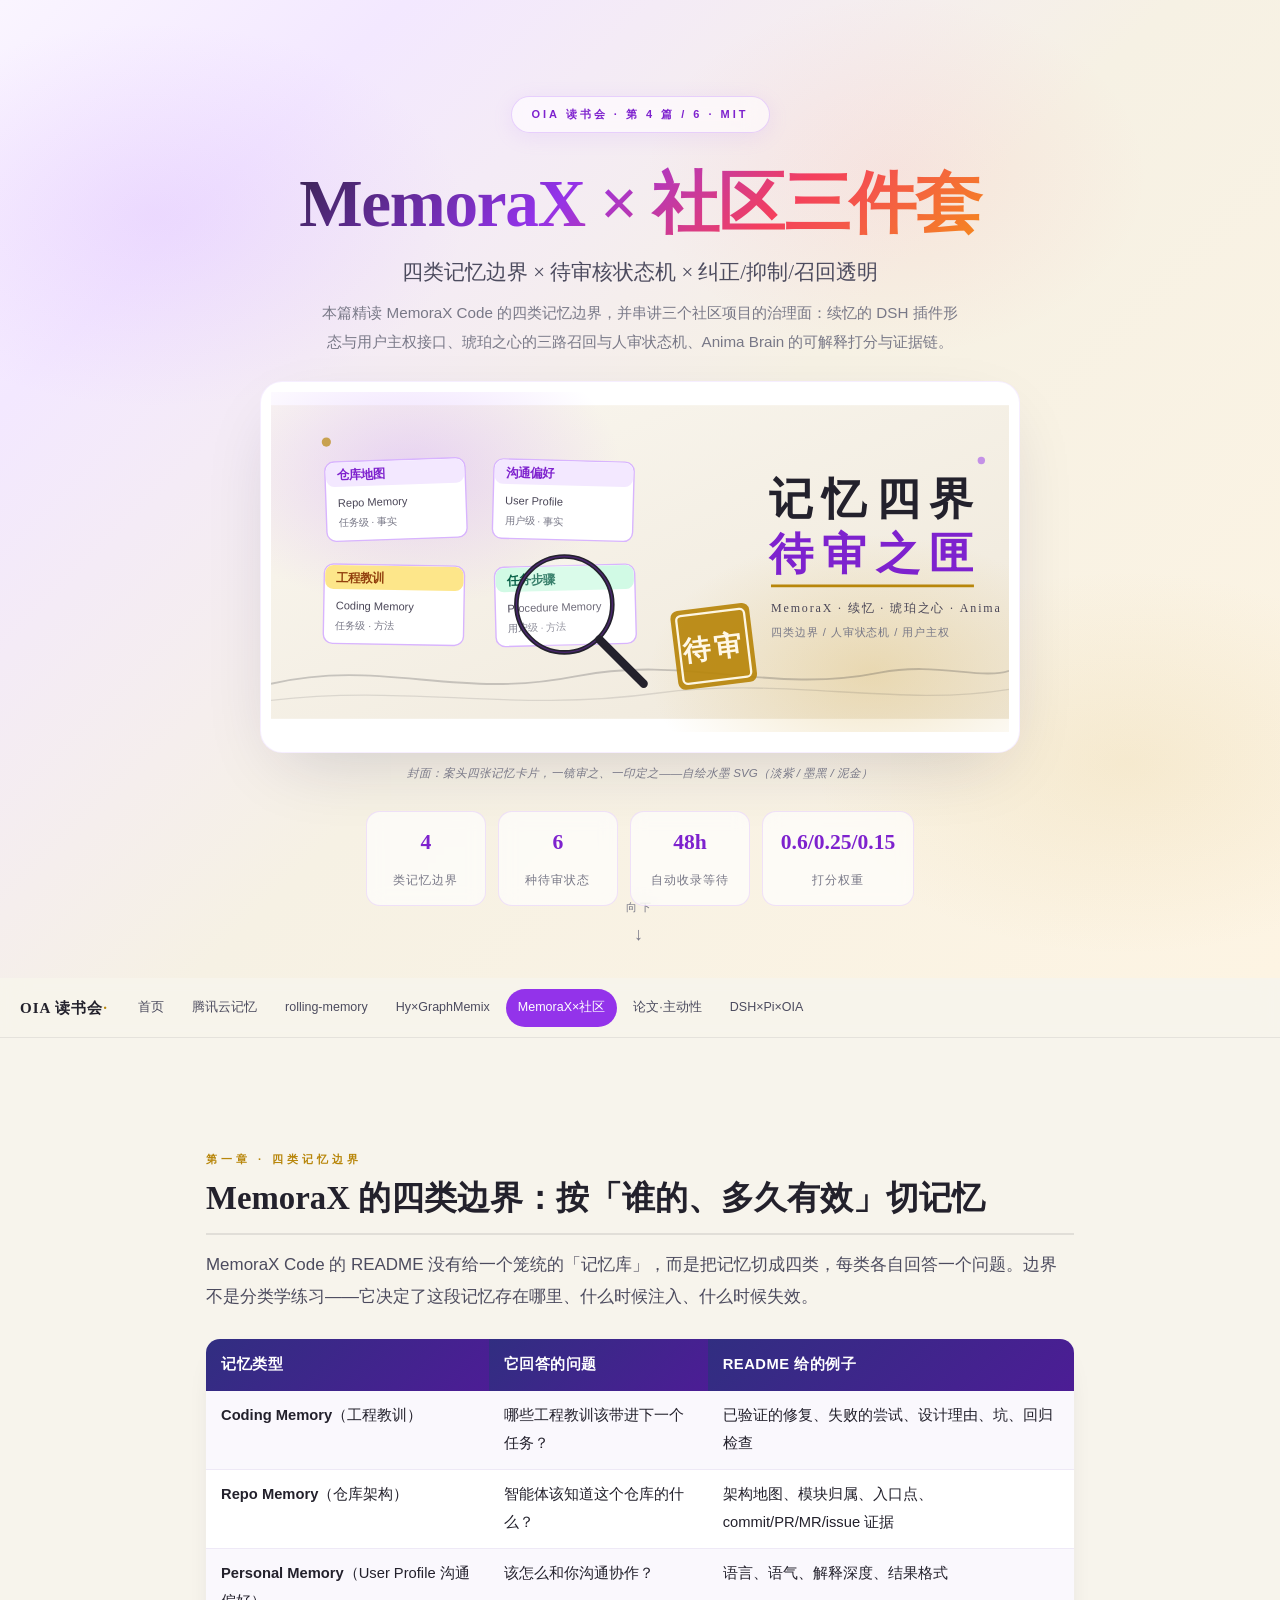
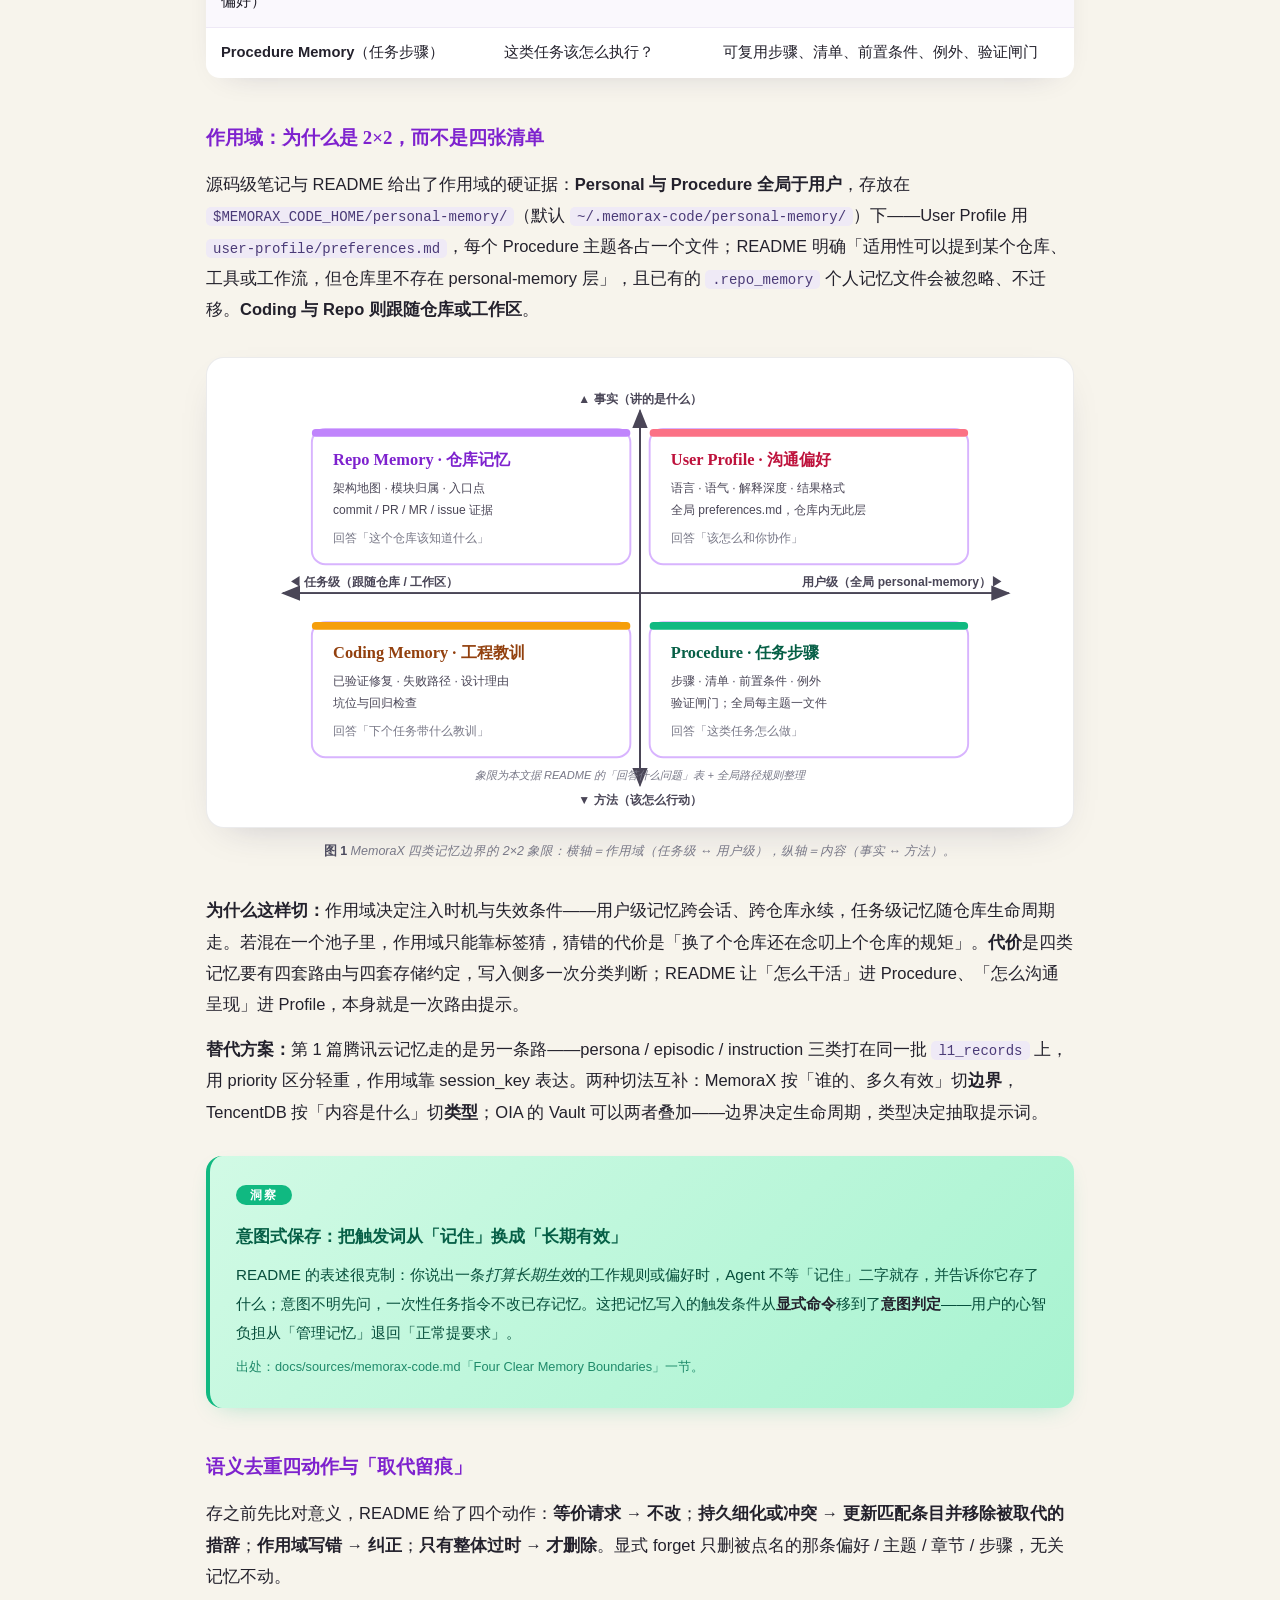
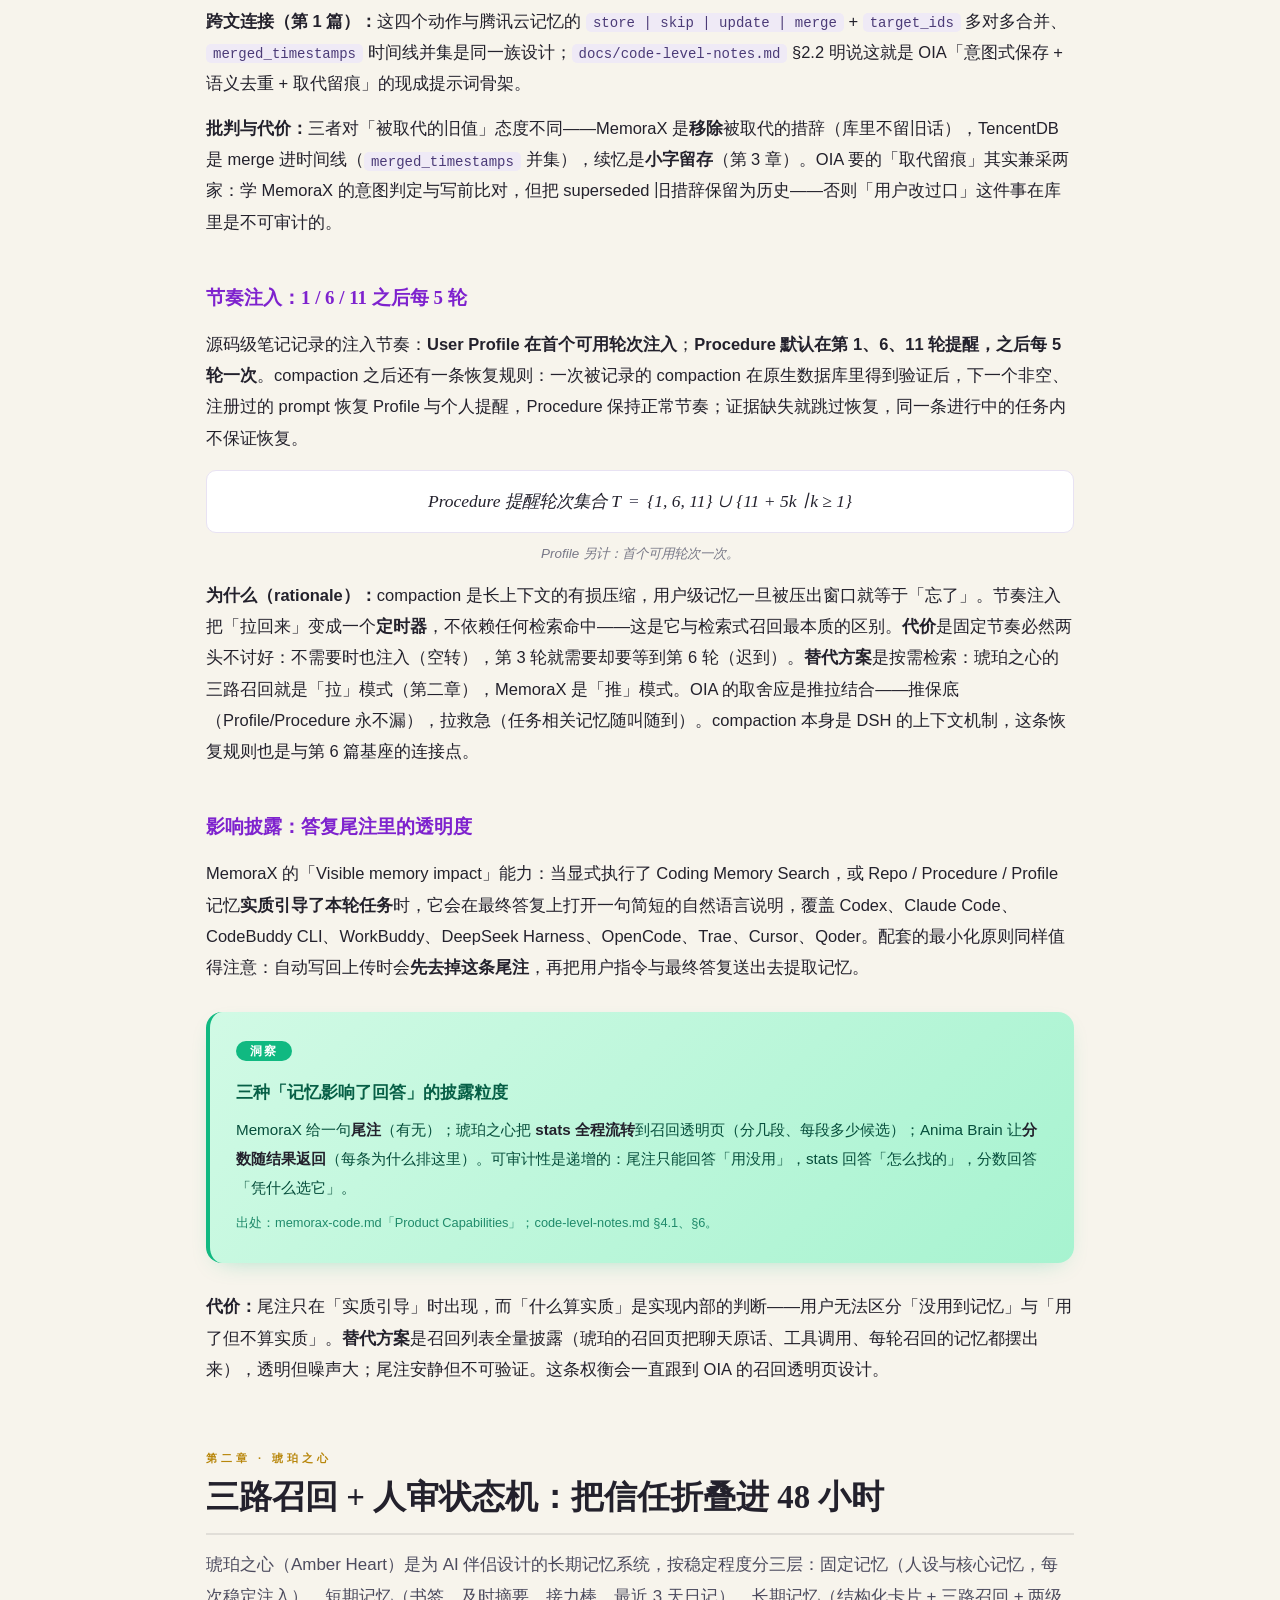
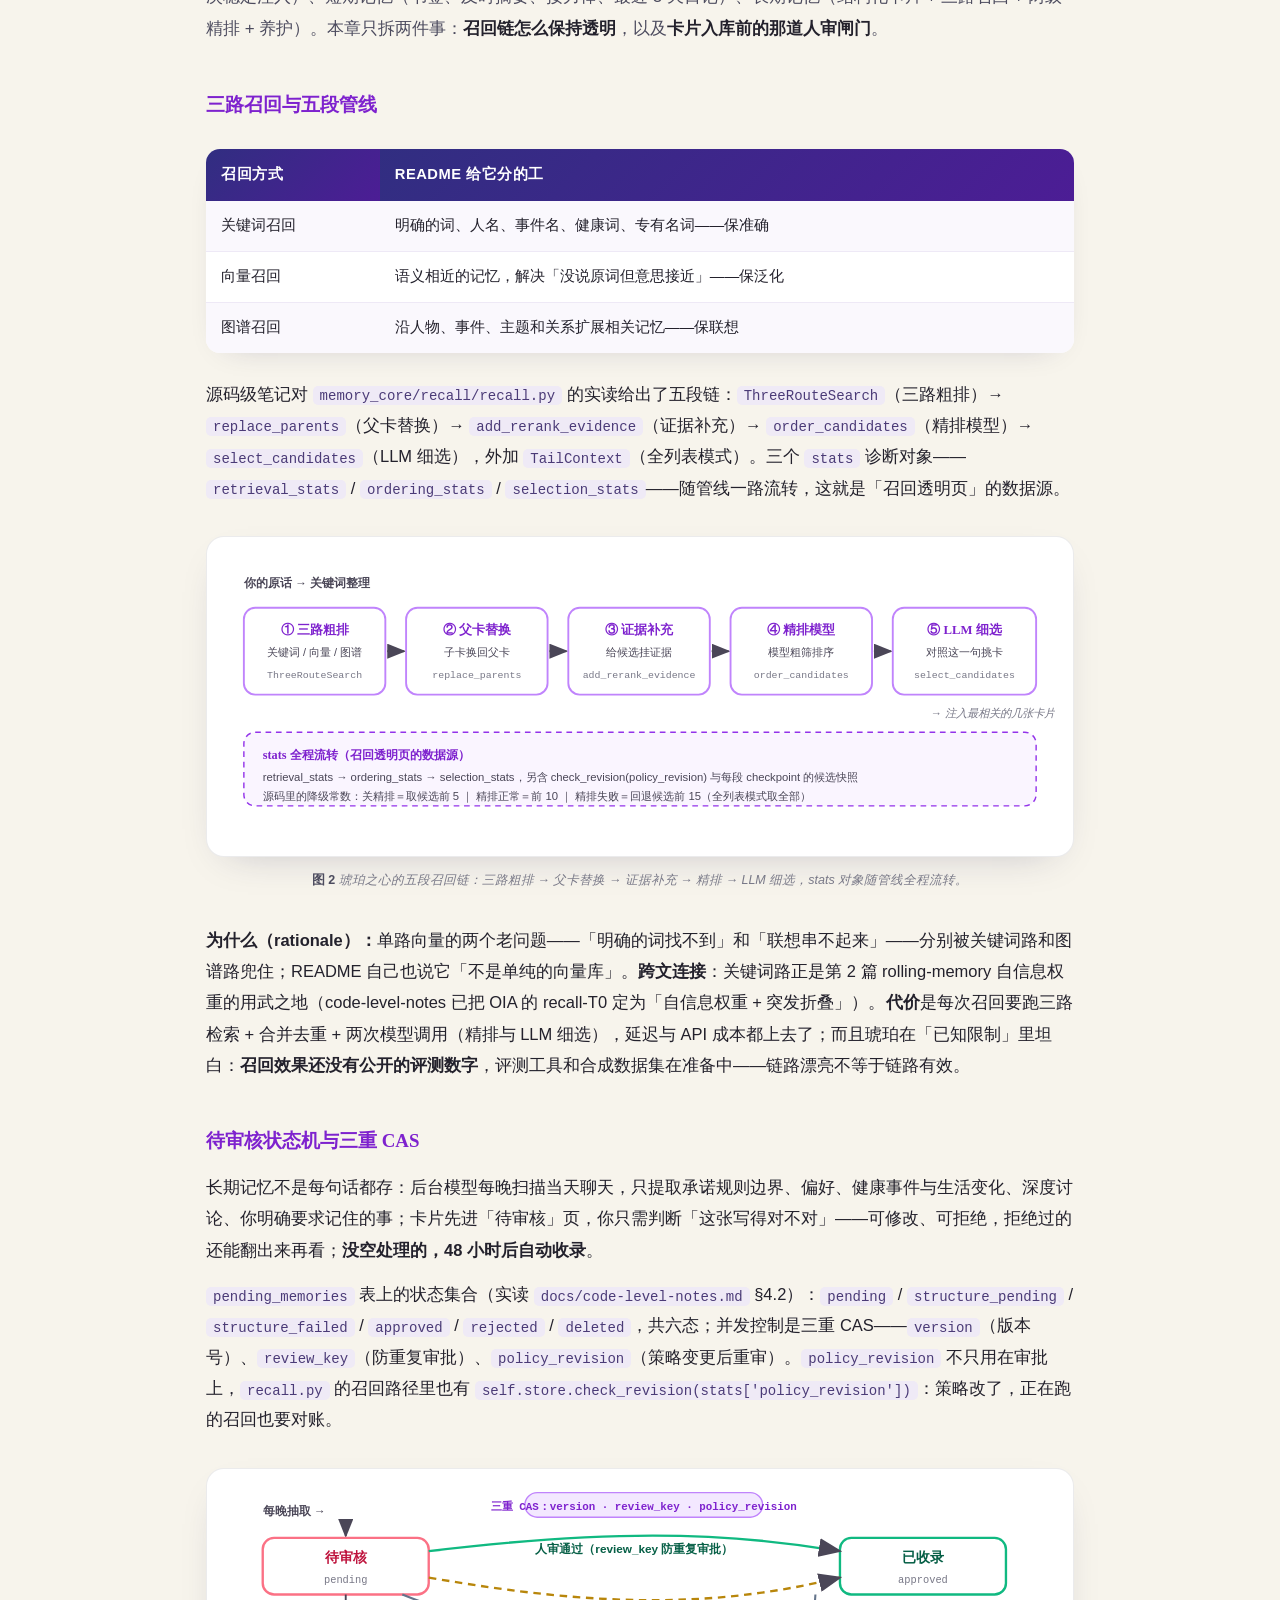
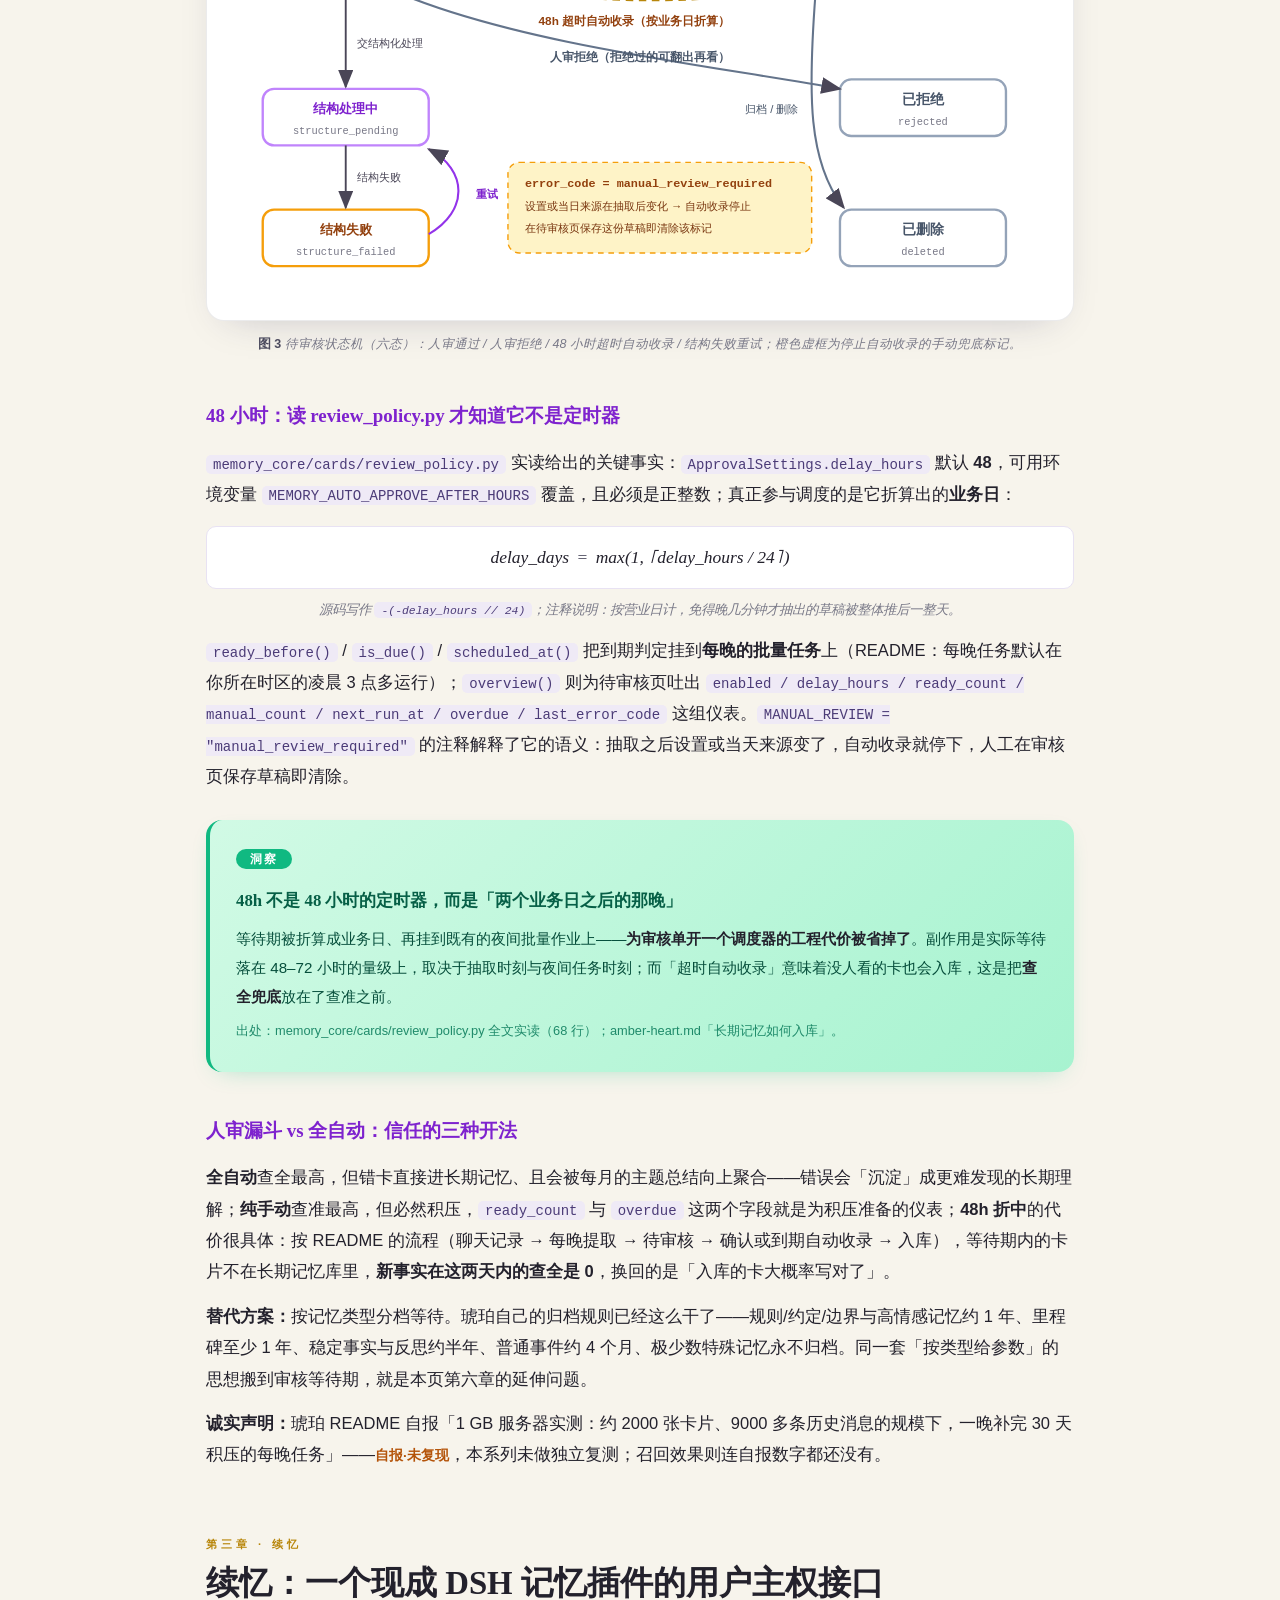
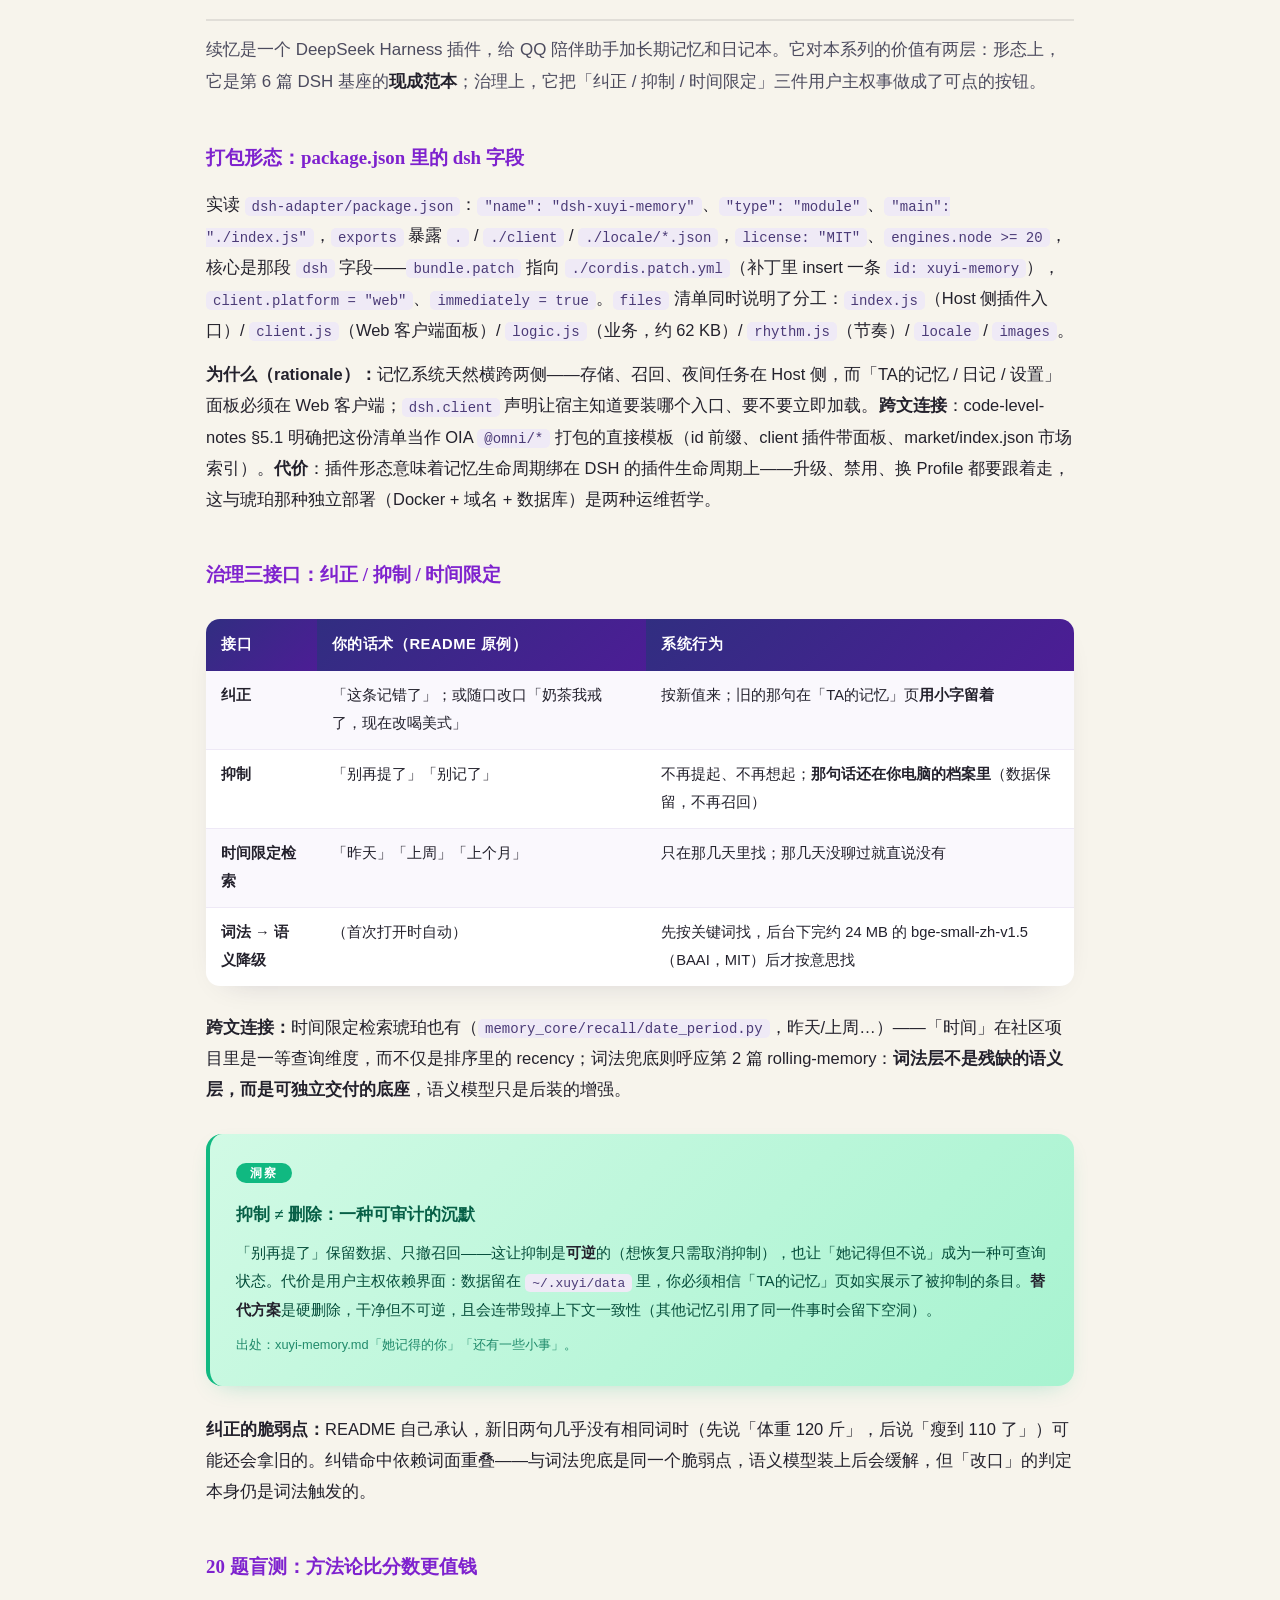
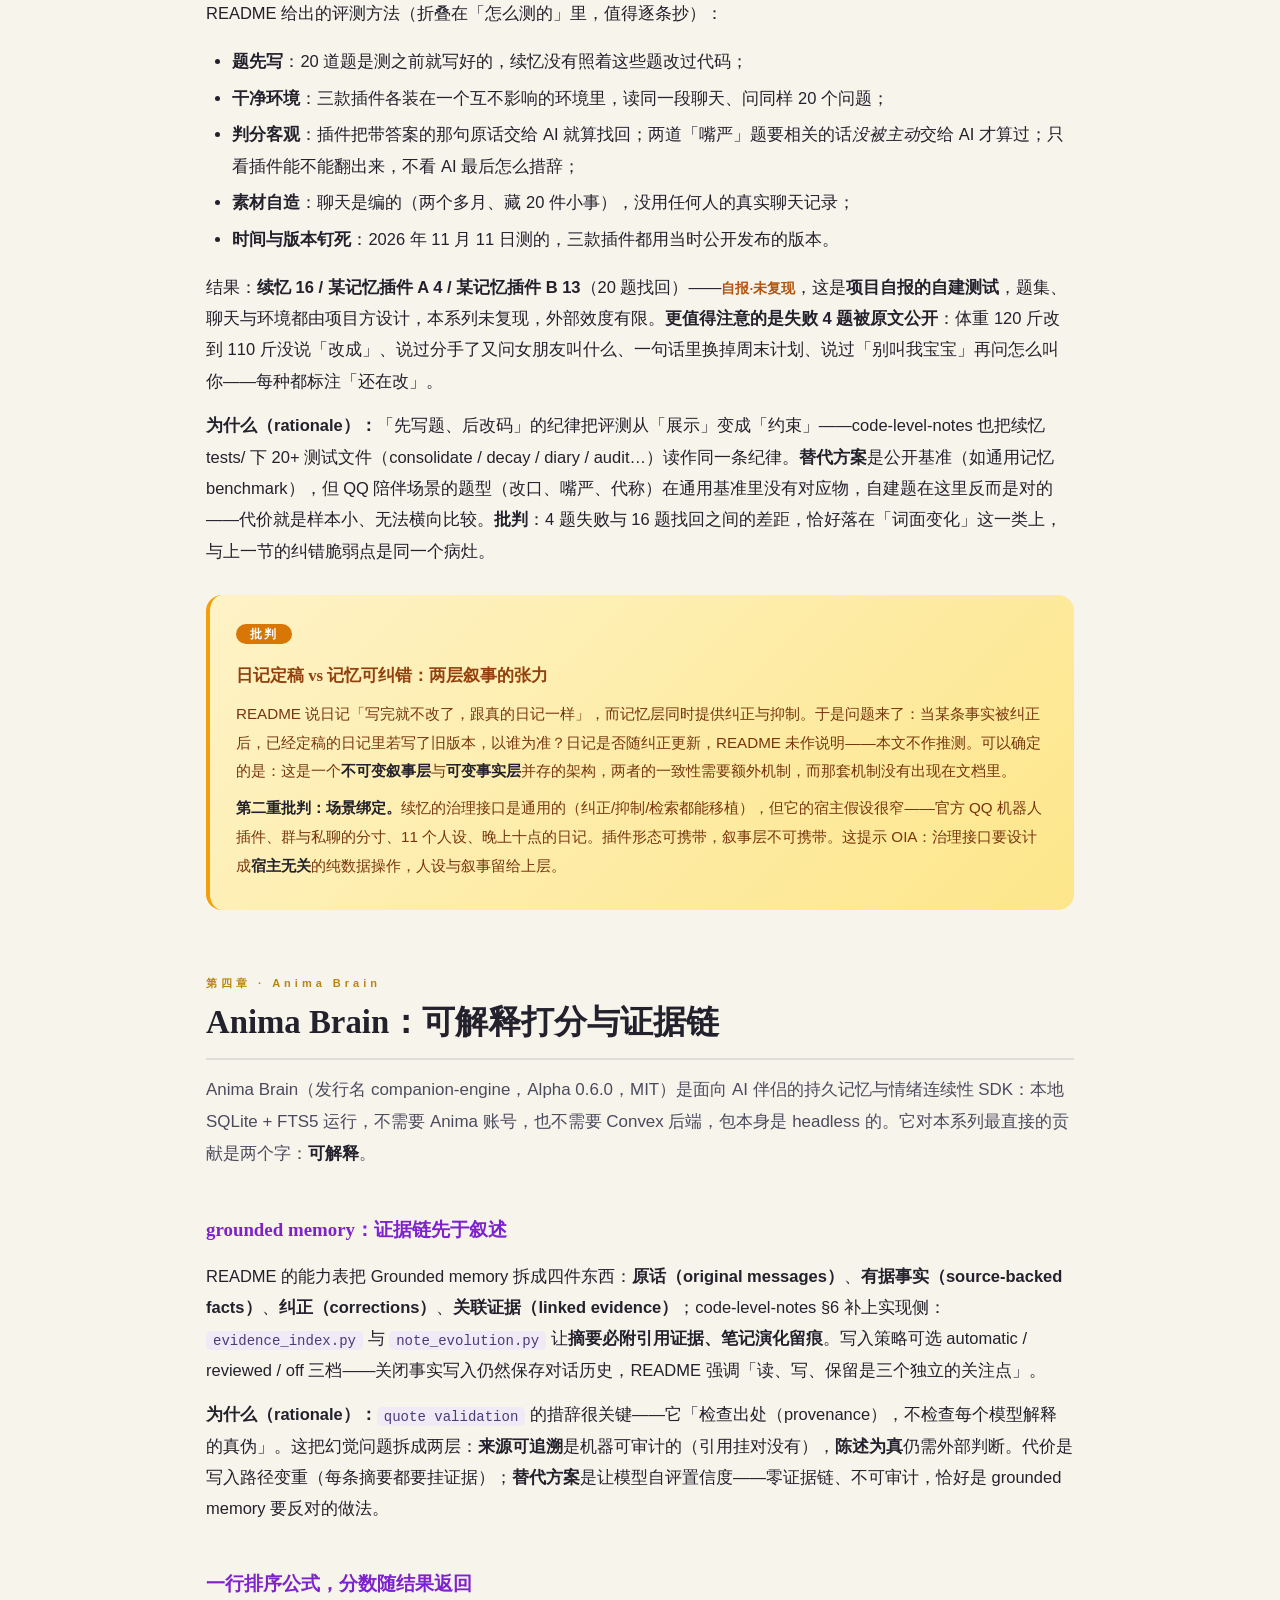
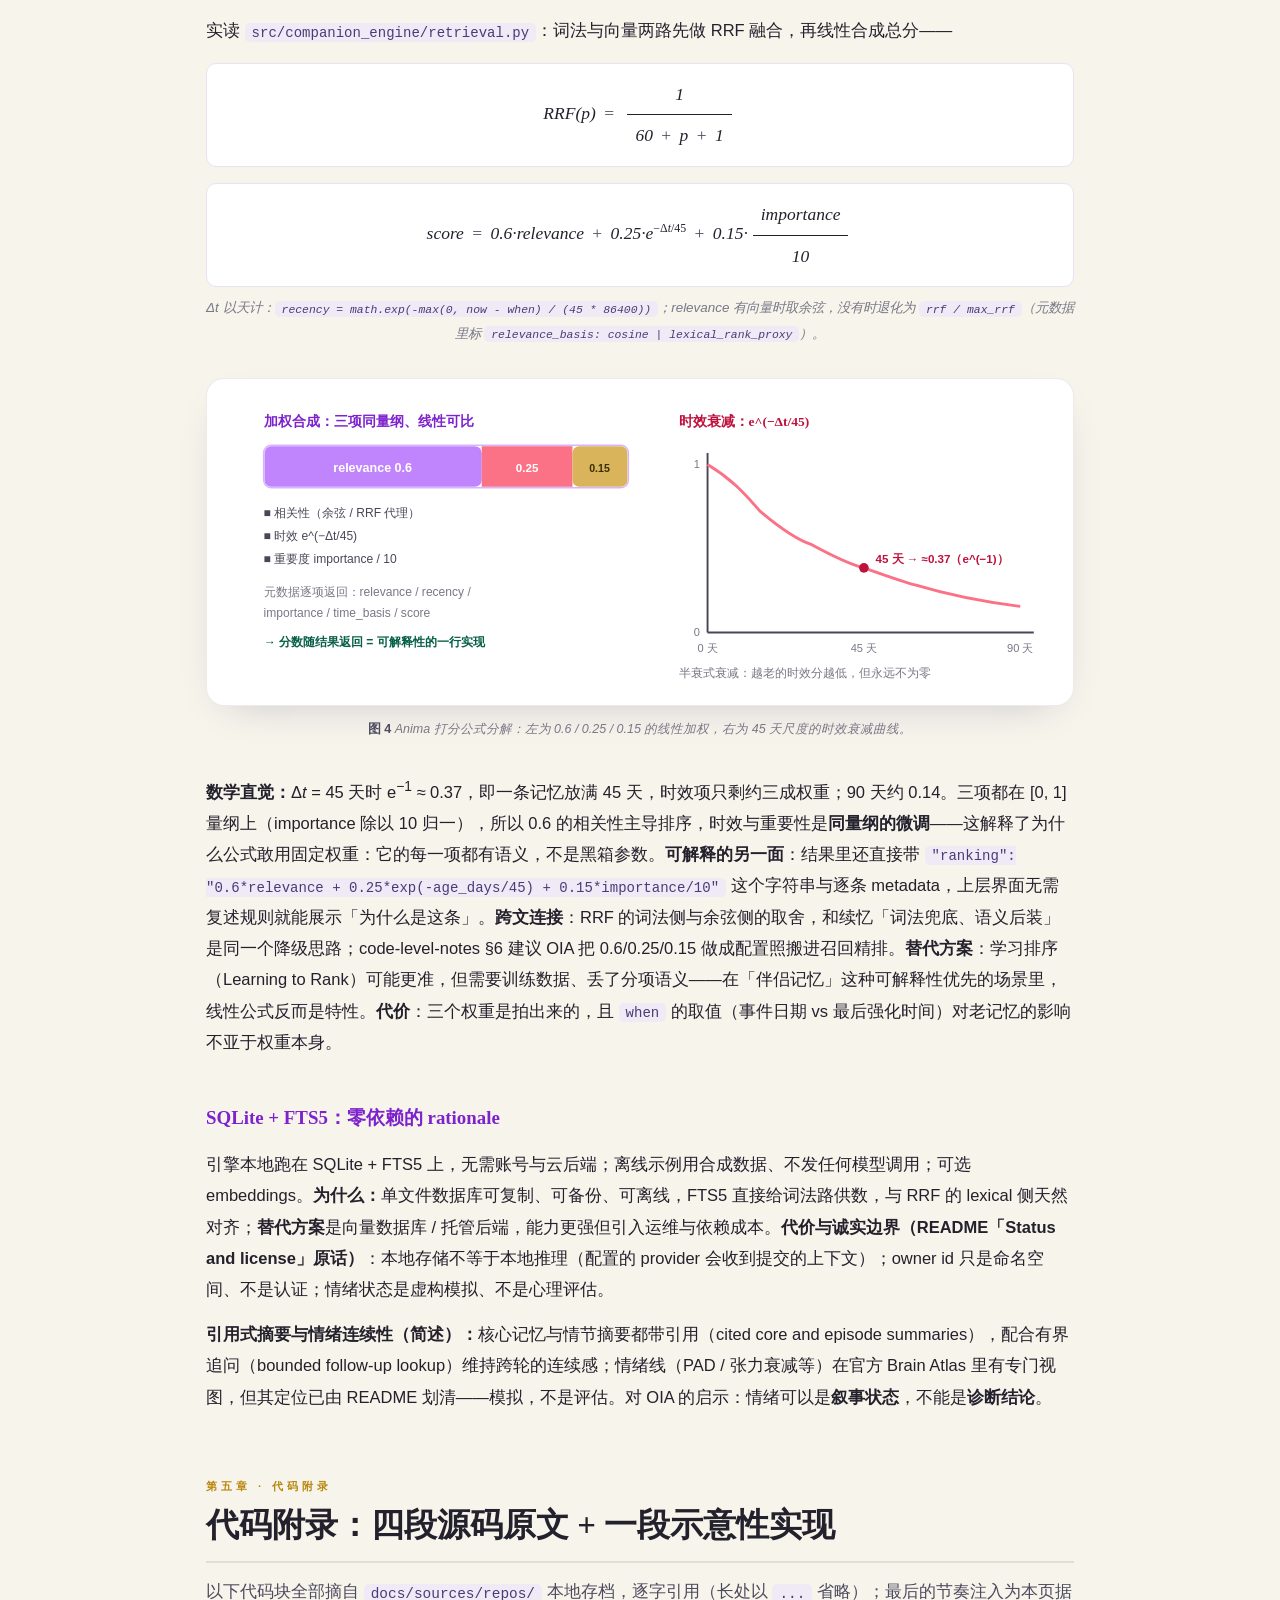
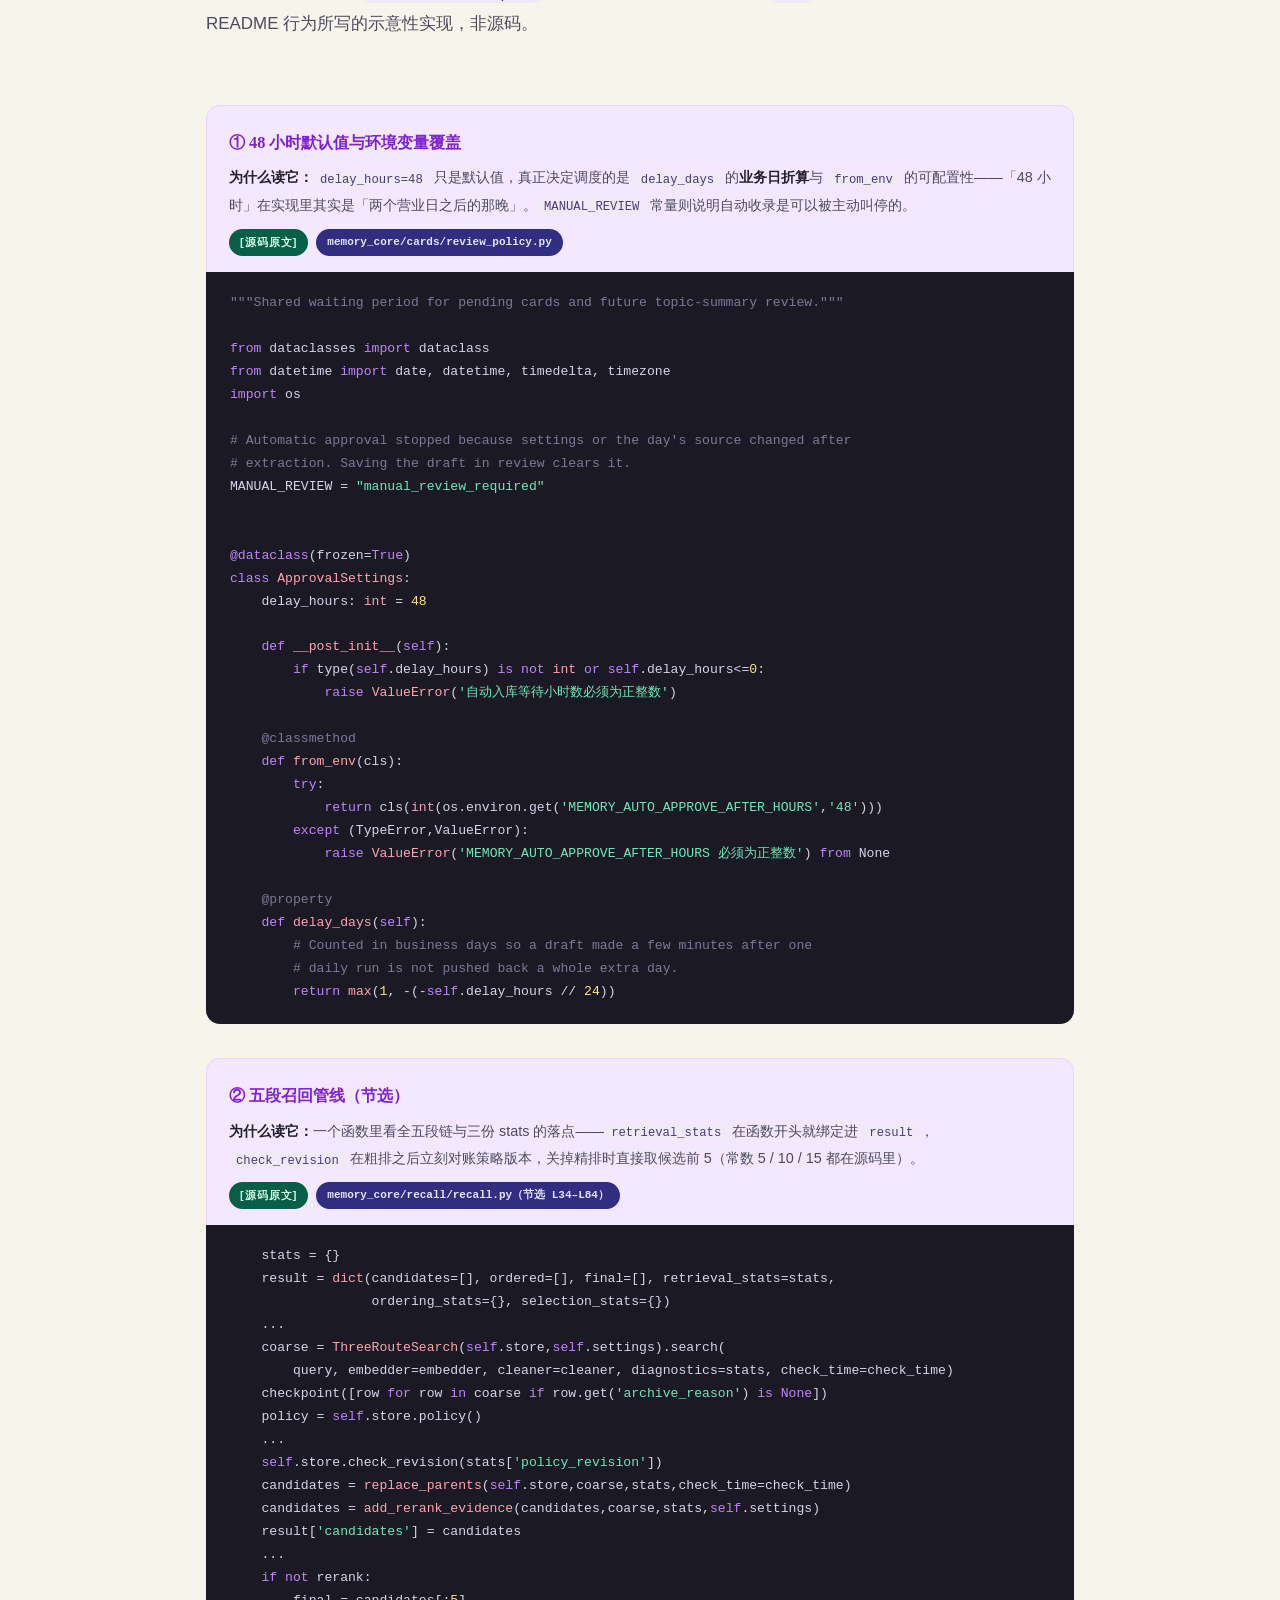
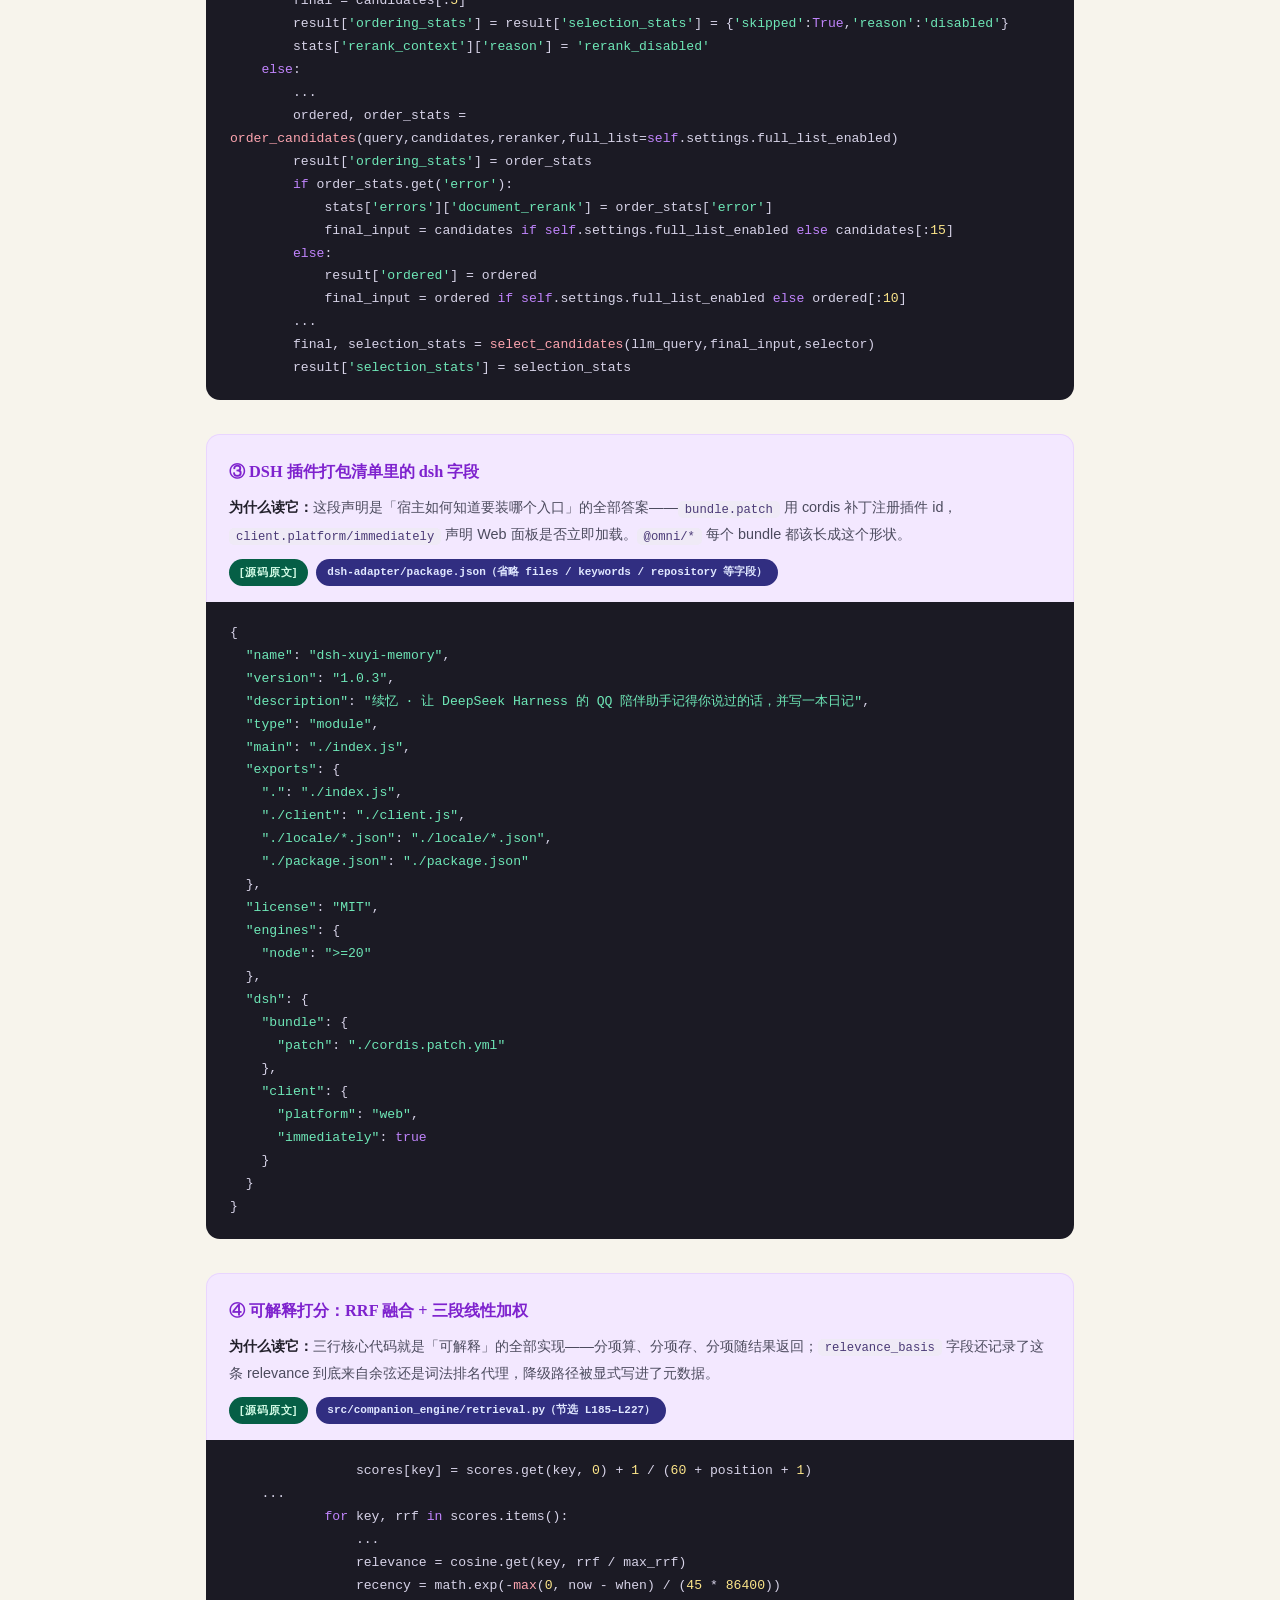
<file: blog/posts/04-memorax-community.html>
<!DOCTYPE html>
<html lang="zh-CN">
<head>
<meta charset="utf-8">
<meta name="viewport" content="width=device-width, initial-scale=1">
<title>MemoraX × 社区三件套：四类记忆边界 · 人审治理 · 用户主权 — OIA 读书会 第 4 篇</title>
<link rel="stylesheet" href="../assets/css/style.css">
</head>
<body>

<!-- ============ HERO（模板 A） ============ -->
<div class="hero">
  <div class="hero-wrap">
    <div class="hero-badge">OIA 读书会 · 第 4 篇 / 6 · MIT</div>
    <h1>MemoraX × 社区三件套</h1>
    <div class="hero-tagline">四类记忆边界 × 待审核状态机 × 纠正/抑制/召回透明</div>
    <p class="hero-desc">本篇精读 MemoraX Code 的四类记忆边界，并串讲三个社区项目的治理面：续忆的 DSH 插件形态与用户主权接口、琥珀之心的三路召回与人审状态机、Anima Brain 的可解释打分与证据链。</p>

    <div class="hero-art">
      <div class="cover-frame">
        <svg viewBox="0 0 800 340" width="800" height="340" role="img" aria-label="水墨封面：案头四张记忆卡片被放大镜审视，盖有待审印章，题字记忆四界待审之匣">
          <defs>
            <linearGradient id="cvBg" x1="0" y1="0" x2="1" y2="1">
              <stop offset="0" stop-color="#faf7f0"/>
              <stop offset="1" stop-color="#efe8da"/>
            </linearGradient>
            <radialGradient id="cvLav" cx="50%" cy="50%" r="50%">
              <stop offset="0" stop-color="#c084fc" stop-opacity="0.30"/>
              <stop offset="1" stop-color="#c084fc" stop-opacity="0"/>
            </radialGradient>
            <radialGradient id="cvGold" cx="50%" cy="50%" r="50%">
              <stop offset="0" stop-color="#d9b45b" stop-opacity="0.34"/>
              <stop offset="1" stop-color="#d9b45b" stop-opacity="0"/>
            </radialGradient>
          </defs>
          <rect width="800" height="340" fill="url(#cvBg)"/>
          <ellipse cx="150" cy="70" rx="230" ry="150" fill="url(#cvLav)"/>
          <ellipse cx="650" cy="290" rx="240" ry="150" fill="url(#cvGold)"/>

          <!-- 远山墨线 -->
          <path d="M0,302 C 120,274 200,320 330,294 C 450,270 540,314 660,290 C 720,278 770,298 800,288" fill="none" stroke="#23212c" stroke-opacity="0.22" stroke-width="2"/>
          <path d="M0,320 C 150,302 260,334 420,312 C 560,294 680,328 800,308" fill="none" stroke="#23212c" stroke-opacity="0.12" stroke-width="1.4"/>
          <circle cx="60" cy="40" r="5" fill="#b8860b" opacity="0.7"/>
          <circle cx="770" cy="60" r="4" fill="#9333ea" opacity="0.5"/>

          <!-- 四张记忆卡片 -->
          <g transform="translate(58,62) rotate(-2)">
            <rect width="152" height="86" rx="10" fill="#ffffff" stroke="#d8b4fe" stroke-width="1.5"/>
            <rect x="1" y="1" width="150" height="26" rx="9" fill="#f3e8ff"/>
            <text x="13" y="19" font-size="13.5" font-weight="700" fill="#7e22ce" font-family="'Noto Serif SC','SimSun',serif">仓库地图</text>
            <text x="13" y="49" font-size="12" fill="#4a4657">Repo Memory</text>
            <text x="13" y="70" font-size="11" fill="#787887">任务级 · 事实</text>
          </g>
          <g transform="translate(242,58) rotate(1.5)">
            <rect width="152" height="86" rx="10" fill="#ffffff" stroke="#d8b4fe" stroke-width="1.5"/>
            <rect x="1" y="1" width="150" height="26" rx="9" fill="#f3e8ff"/>
            <text x="13" y="19" font-size="13.5" font-weight="700" fill="#7e22ce" font-family="'Noto Serif SC','SimSun',serif">沟通偏好</text>
            <text x="13" y="49" font-size="12" fill="#4a4657">User Profile</text>
            <text x="13" y="70" font-size="11" fill="#787887">用户级 · 事实</text>
          </g>
          <g transform="translate(58,172) rotate(1)">
            <rect width="152" height="86" rx="10" fill="#ffffff" stroke="#d8b4fe" stroke-width="1.5"/>
            <rect x="1" y="1" width="150" height="26" rx="9" fill="#fde68a"/>
            <text x="13" y="19" font-size="13.5" font-weight="700" fill="#92400e" font-family="'Noto Serif SC','SimSun',serif">工程教训</text>
            <text x="13" y="49" font-size="12" fill="#4a4657">Coding Memory</text>
            <text x="13" y="70" font-size="11" fill="#787887">任务级 · 方法</text>
          </g>
          <g transform="translate(242,176) rotate(-1.5)">
            <rect width="152" height="86" rx="10" fill="#ffffff" stroke="#d8b4fe" stroke-width="1.5"/>
            <rect x="1" y="1" width="150" height="26" rx="9" fill="#d1fae5"/>
            <text x="13" y="19" font-size="13.5" font-weight="700" fill="#065f46" font-family="'Noto Serif SC','SimSun',serif">任务步骤</text>
            <text x="13" y="49" font-size="12" fill="#4a4657">Procedure Memory</text>
            <text x="13" y="70" font-size="11" fill="#787887">用户级 · 方法</text>
          </g>

          <!-- 放大镜审视 -->
          <circle cx="318" cy="216" r="52" fill="#ffffff" fill-opacity="0.20" stroke="#23212c" stroke-width="5"/>
          <circle cx="318" cy="216" r="52" fill="none" stroke="#9333ea" stroke-opacity="0.35" stroke-width="1.5"/>
          <line x1="356" y1="254" x2="404" y2="302" stroke="#23212c" stroke-width="9" stroke-linecap="round"/>

          <!-- 待审印章 -->
          <g transform="translate(432,224) rotate(-7)">
            <rect width="86" height="86" rx="8" fill="#b8860b" opacity="0.92"/>
            <rect x="6" y="6" width="74" height="74" rx="5" fill="none" stroke="#fdf6e3" stroke-width="2.5"/>
            <text x="43" y="55" font-size="30" font-weight="900" fill="#fff8e7" text-anchor="middle" font-family="'Noto Serif SC','SimSun',serif" letter-spacing="4">待审</text>
          </g>

          <!-- 题字 -->
          <text x="540" y="118" font-size="48" font-weight="900" fill="#23212c" letter-spacing="10" font-family="'Noto Serif SC','SimSun',serif">记忆四界</text>
          <text x="540" y="178" font-size="48" font-weight="900" fill="#7e22ce" letter-spacing="10" font-family="'Noto Serif SC','SimSun',serif">待审之匣</text>
          <line x1="542" y1="196" x2="762" y2="196" stroke="#b8860b" stroke-width="3"/>
          <text x="542" y="224" font-size="13" fill="#4a4657" letter-spacing="2" font-family="'Noto Serif SC','SimSun',serif">MemoraX · 续忆 · 琥珀之心 · Anima</text>
          <text x="542" y="250" font-size="12" fill="#787887" letter-spacing="1">四类边界 / 人审状态机 / 用户主权</text>
        </svg>
      </div>
    </div>
    <div class="hero-caption">封面：案头四张记忆卡片，一镜审之、一印定之——自绘水墨 SVG（淡紫 / 墨黑 / 泥金）</div>

    <div class="hero-stats">
      <div class="stat"><b>4</b><span>类记忆边界</span></div>
      <div class="stat"><b>6</b><span>种待审状态</span></div>
      <div class="stat"><b>48h</b><span>自动收录等待</span></div>
      <div class="stat"><b>0.6/0.25/0.15</b><span>打分权重</span></div>
    </div>
  </div>
  <div class="scroll-hint">向下<span>↓</span></div>
</div>

<!-- ============ 导航条 ============ -->
<nav class="navbar">
  <span class="brand">OIA 读书会<i>·</i></span>
  <a href="../index.html">首页</a>
  <a href="01-tencentdb-memory.html">腾讯云记忆</a>
  <a href="02-rolling-memory.html">rolling-memory</a>
  <a href="03-hy-graphmemix.html">Hy×GraphMemix</a>
  <a href="04-memorax-community.html" class="active">MemoraX×社区</a>
  <a href="05-omni-papers.html">论文·主动性</a>
  <a href="06-dsh-pi-oia.html">DSH×Pi×OIA</a>
</nav>

<div class="wrap">

<!-- ============ 第一章 ============ -->
<section class="chapter" id="ch1">
  <span class="chapter-no">第一章 · 四类记忆边界</span>
  <h2 class="chapter-title">MemoraX 的四类边界：按「谁的、多久有效」切记忆</h2>

  <p class="lead">MemoraX Code 的 README 没有给一个笼统的「记忆库」，而是把记忆切成四类，每类各自回答一个问题。边界不是分类学练习——它决定了这段记忆存在哪里、什么时候注入、什么时候失效。</p>

  <table class="tbl">
    <tr><th>记忆类型</th><th>它回答的问题</th><th>README 给的例子</th></tr>
    <tr><td><strong>Coding Memory</strong>（工程教训）</td><td>哪些工程教训该带进下一个任务？</td><td>已验证的修复、失败的尝试、设计理由、坑、回归检查</td></tr>
    <tr><td><strong>Repo Memory</strong>（仓库架构）</td><td>智能体该知道这个仓库的什么？</td><td>架构地图、模块归属、入口点、commit/PR/MR/issue 证据</td></tr>
    <tr><td><strong>Personal Memory</strong>（User Profile 沟通偏好）</td><td>该怎么和你沟通协作？</td><td>语言、语气、解释深度、结果格式</td></tr>
    <tr><td><strong>Procedure Memory</strong>（任务步骤）</td><td>这类任务该怎么执行？</td><td>可复用步骤、清单、前置条件、例外、验证闸门</td></tr>
  </table>

  <h3>作用域：为什么是 2×2，而不是四张清单</h3>
  <p>源码级笔记与 README 给出了作用域的硬证据：<strong>Personal 与 Procedure 全局于用户</strong>，存放在 <code>$MEMORAX_CODE_HOME/personal-memory/</code>（默认 <code>~/.memorax-code/personal-memory/</code>）下——User Profile 用 <code>user-profile/preferences.md</code>，每个 Procedure 主题各占一个文件；README 明确「适用性可以提到某个仓库、工具或工作流，但仓库里不存在 personal-memory 层」，且已有的 <code>.repo_memory</code> 个人记忆文件会被忽略、不迁移。<strong>Coding 与 Repo 则跟随仓库或工作区</strong>。</p>

  <figure class="svg-figure">
    <div class="svg-card">
      <svg viewBox="0 0 860 448" role="img" aria-label="四象限图：横轴为作用域任务级到用户级，纵轴为内容事实到方法，四类记忆各占一格">
        <!-- 坐标轴 -->
        <line x1="60" y1="225" x2="812" y2="225" stroke="#4a4657" stroke-width="2" marker-end="url(#qArrow)"/>
        <line x1="812" y1="225" x2="60" y2="225" stroke="#4a4657" stroke-width="2" marker-end="url(#qArrow)"/>
        <line x1="430" y1="36" x2="430" y2="424" stroke="#4a4657" stroke-width="2" marker-end="url(#qArrow)"/>
        <line x1="430" y1="424" x2="430" y2="36" stroke="#4a4657" stroke-width="2" marker-end="url(#qArrow)"/>
        <defs>
          <marker id="qArrow" markerWidth="10" markerHeight="8" refX="9" refY="4" orient="auto">
            <path d="M0,0 L10,4 L0,8 Z" fill="#4a4657"/>
          </marker>
        </defs>
        <text x="66" y="218" font-size="12.5" font-weight="700" fill="#4a4657">◀ 任务级（跟随仓库 / 工作区）</text>
        <text x="806" y="218" font-size="12.5" font-weight="700" fill="#4a4657" text-anchor="end">用户级（全局 personal-memory）▶</text>
        <text x="430" y="28" font-size="12.5" font-weight="700" fill="#4a4657" text-anchor="middle">▲ 事实（讲的是什么）</text>
        <text x="430" y="443" font-size="12.5" font-weight="700" fill="#4a4657" text-anchor="middle">▼ 方法（该怎么行动）</text>

        <!-- 左上：Repo -->
        <g>
          <rect x="90" y="55" width="330" height="140" rx="14" fill="#ffffff" stroke="#d8b4fe" stroke-width="2"/>
          <rect x="90" y="55" width="330" height="8" rx="4" fill="#c084fc"/>
          <text x="112" y="92" font-size="17" font-weight="700" fill="#7e22ce" font-family="'Noto Serif SC','SimSun',serif">Repo Memory · 仓库记忆</text>
          <text x="112" y="120" font-size="12.5" fill="#4a4657">架构地图 · 模块归属 · 入口点</text>
          <text x="112" y="143" font-size="12.5" fill="#4a4657">commit / PR / MR / issue 证据</text>
          <text x="112" y="172" font-size="12" fill="#787887">回答「这个仓库该知道什么」</text>
        </g>
        <!-- 右上：Profile -->
        <g>
          <rect x="440" y="55" width="330" height="140" rx="14" fill="#ffffff" stroke="#d8b4fe" stroke-width="2"/>
          <rect x="440" y="55" width="330" height="8" rx="4" fill="#fb7185"/>
          <text x="462" y="92" font-size="17" font-weight="700" fill="#be123c" font-family="'Noto Serif SC','SimSun',serif">User Profile · 沟通偏好</text>
          <text x="462" y="120" font-size="12.5" fill="#4a4657">语言 · 语气 · 解释深度 · 结果格式</text>
          <text x="462" y="143" font-size="12.5" fill="#4a4657">全局 preferences.md，仓库内无此层</text>
          <text x="462" y="172" font-size="12" fill="#787887">回答「该怎么和你协作」</text>
        </g>
        <!-- 左下：Coding -->
        <g>
          <rect x="90" y="255" width="330" height="140" rx="14" fill="#ffffff" stroke="#d8b4fe" stroke-width="2"/>
          <rect x="90" y="255" width="330" height="8" rx="4" fill="#f59e0b"/>
          <text x="112" y="292" font-size="17" font-weight="700" fill="#92400e" font-family="'Noto Serif SC','SimSun',serif">Coding Memory · 工程教训</text>
          <text x="112" y="320" font-size="12.5" fill="#4a4657">已验证修复 · 失败路径 · 设计理由</text>
          <text x="112" y="343" font-size="12.5" fill="#4a4657">坑位与回归检查</text>
          <text x="112" y="372" font-size="12" fill="#787887">回答「下个任务带什么教训」</text>
        </g>
        <!-- 右下：Procedure -->
        <g>
          <rect x="440" y="255" width="330" height="140" rx="14" fill="#ffffff" stroke="#d8b4fe" stroke-width="2"/>
          <rect x="440" y="255" width="330" height="8" rx="4" fill="#10b981"/>
          <text x="462" y="292" font-size="17" font-weight="700" fill="#065f46" font-family="'Noto Serif SC','SimSun',serif">Procedure · 任务步骤</text>
          <text x="462" y="320" font-size="12.5" fill="#4a4657">步骤 · 清单 · 前置条件 · 例外</text>
          <text x="462" y="343" font-size="12.5" fill="#4a4657">验证闸门；全局每主题一文件</text>
          <text x="462" y="372" font-size="12" fill="#787887">回答「这类任务怎么做」</text>
        </g>
        <text x="430" y="418" font-size="11.5" fill="#787887" text-anchor="middle" font-style="italic">象限为本文据 README 的「回答什么问题」表 + 全局路径规则整理</text>
      </svg>
    </div>
    <figcaption><b>图 1</b> MemoraX 四类记忆边界的 2×2 象限：横轴＝作用域（任务级 ↔ 用户级），纵轴＝内容（事实 ↔ 方法）。</figcaption>
  </figure>

  <p><strong>为什么这样切：</strong>作用域决定注入时机与失效条件——用户级记忆跨会话、跨仓库永续，任务级记忆随仓库生命周期走。若混在一个池子里，作用域只能靠标签猜，猜错的代价是「换了个仓库还在念叨上个仓库的规矩」。<strong>代价</strong>是四类记忆要有四套路由与四套存储约定，写入侧多一次分类判断；README 让「怎么干活」进 Procedure、「怎么沟通呈现」进 Profile，本身就是一次路由提示。</p>
  <p><strong>替代方案：</strong>第 1 篇腾讯云记忆走的是另一条路——persona / episodic / instruction 三类打在同一批 <code>l1_records</code> 上，用 priority 区分轻重，作用域靠 session_key 表达。两种切法互补：MemoraX 按「谁的、多久有效」切<strong>边界</strong>，TencentDB 按「内容是什么」切<strong>类型</strong>；OIA 的 Vault 可以两者叠加——边界决定生命周期，类型决定抽取提示词。</p>

  <div class="insight-box">
    <span class="tag-insight">洞察</span>
    <h4>意图式保存：把触发词从「记住」换成「长期有效」</h4>
    <p>README 的表述很克制：你说出一条<em>打算长期生效</em>的工作规则或偏好时，Agent 不等「记住」二字就存，并告诉你它存了什么；意图不明先问，一次性任务指令不改已存记忆。这把记忆写入的触发条件从<strong>显式命令</strong>移到了<strong>意图判定</strong>——用户的心智负担从「管理记忆」退回「正常提要求」。</p>
    <p class="cite">出处：docs/sources/memorax-code.md「Four Clear Memory Boundaries」一节。</p>
  </div>

  <h3>语义去重四动作与「取代留痕」</h3>
  <p>存之前先比对意义，README 给了四个动作：<strong>等价请求 → 不改</strong>；<strong>持久细化或冲突 → 更新匹配条目并移除被取代的措辞</strong>；<strong>作用域写错 → 纠正</strong>；<strong>只有整体过时 → 才删除</strong>。显式 forget 只删被点名的那条偏好 / 主题 / 章节 / 步骤，无关记忆不动。</p>
  <p><strong>跨文连接（第 1 篇）：</strong>这四个动作与腾讯云记忆的 <code>store | skip | update | merge</code> + <code>target_ids</code> 多对多合并、<code>merged_timestamps</code> 时间线并集是同一族设计；<code>docs/code-level-notes.md</code> §2.2 明说这就是 OIA「意图式保存 + 语义去重 + 取代留痕」的现成提示词骨架。</p>
  <p><strong>批判与代价：</strong>三者对「被取代的旧值」态度不同——MemoraX 是<strong>移除</strong>被取代的措辞（库里不留旧话），TencentDB 是 merge 进时间线（<code>merged_timestamps</code> 并集），续忆是<strong>小字留存</strong>（第 3 章）。OIA 要的「取代留痕」其实兼采两家：学 MemoraX 的意图判定与写前比对，但把 superseded 旧措辞保留为历史——否则「用户改过口」这件事在库里是不可审计的。</p>

  <h3>节奏注入：1 / 6 / 11 之后每 5 轮</h3>
  <p>源码级笔记记录的注入节奏：<strong>User Profile 在首个可用轮次注入</strong>；<strong>Procedure 默认在第 1、6、11 轮提醒，之后每 5 轮一次</strong>。compaction 之后还有一条恢复规则：一次被记录的 compaction 在原生数据库里得到验证后，下一个非空、注册过的 prompt 恢复 Profile 与个人提醒，Procedure 保持正常节奏；证据缺失就跳过恢复，同一条进行中的任务内不保证恢复。</p>
  <span class="math">Procedure 提醒轮次集合 <i>T</i> <span class="op">=</span> {1, 6, 11} ∪ {11 + 5<i>k</i> ∣ <i>k</i> ≥ 1}</span>
  <p class="math-note">Profile 另计：首个可用轮次一次。</p>
  <p><strong>为什么（rationale）：</strong>compaction 是长上下文的有损压缩，用户级记忆一旦被压出窗口就等于「忘了」。节奏注入把「拉回来」变成一个<strong>定时器</strong>，不依赖任何检索命中——这是它与检索式召回最本质的区别。<strong>代价</strong>是固定节奏必然两头不讨好：不需要时也注入（空转），第 3 轮就需要却要等到第 6 轮（迟到）。<strong>替代方案</strong>是按需检索：琥珀之心的三路召回就是「拉」模式（第二章），MemoraX 是「推」模式。OIA 的取舍应是推拉结合——推保底（Profile/Procedure 永不漏），拉救急（任务相关记忆随叫随到）。compaction 本身是 DSH 的上下文机制，这条恢复规则也是与第 6 篇基座的连接点。</p>

  <h3>影响披露：答复尾注里的透明度</h3>
  <p>MemoraX 的「Visible memory impact」能力：当显式执行了 Coding Memory Search，或 Repo / Procedure / Profile 记忆<strong>实质引导了本轮任务</strong>时，它会在最终答复上打开一句简短的自然语言说明，覆盖 Codex、Claude Code、CodeBuddy CLI、WorkBuddy、DeepSeek Harness、OpenCode、Trae、Cursor、Qoder。配套的最小化原则同样值得注意：自动写回上传时会<strong>先去掉这条尾注</strong>，再把用户指令与最终答复送出去提取记忆。</p>
  <div class="insight-box">
    <span class="tag-insight">洞察</span>
    <h4>三种「记忆影响了回答」的披露粒度</h4>
    <p>MemoraX 给一句<strong>尾注</strong>（有无）；琥珀之心把 <strong>stats 全程流转</strong>到召回透明页（分几段、每段多少候选）；Anima Brain 让<strong>分数随结果返回</strong>（每条为什么排这里）。可审计性是递增的：尾注只能回答「用没用」，stats 回答「怎么找的」，分数回答「凭什么选它」。</p>
    <p class="cite">出处：memorax-code.md「Product Capabilities」；code-level-notes.md §4.1、§6。</p>
  </div>
  <p><strong>代价：</strong>尾注只在「实质引导」时出现，而「什么算实质」是实现内部的判断——用户无法区分「没用到记忆」与「用了但不算实质」。<strong>替代方案</strong>是召回列表全量披露（琥珀的召回页把聊天原话、工具调用、每轮召回的记忆都摆出来），透明但噪声大；尾注安静但不可验证。这条权衡会一直跟到 OIA 的召回透明页设计。</p>
</section>

<!-- ============ 第二章 ============ -->
<section class="chapter" id="ch2">
  <span class="chapter-no">第二章 · 琥珀之心</span>
  <h2 class="chapter-title">三路召回 + 人审状态机：把信任折叠进 48 小时</h2>

  <p class="lead">琥珀之心（Amber Heart）是为 AI 伴侣设计的长期记忆系统，按稳定程度分三层：固定记忆（人设与核心记忆，每次稳定注入）、短期记忆（书签、及时摘要、接力棒、最近 3 天日记）、长期记忆（结构化卡片 + 三路召回 + 两级精排 + 养护）。本章只拆两件事：<strong>召回链怎么保持透明</strong>，以及<strong>卡片入库前的那道人审闸门</strong>。</p>

  <h3>三路召回与五段管线</h3>
  <table class="tbl">
    <tr><th>召回方式</th><th>README 给它分的工</th></tr>
    <tr><td>关键词召回</td><td>明确的词、人名、事件名、健康词、专有名词——保准确</td></tr>
    <tr><td>向量召回</td><td>语义相近的记忆，解决「没说原词但意思接近」——保泛化</td></tr>
    <tr><td>图谱召回</td><td>沿人物、事件、主题和关系扩展相关记忆——保联想</td></tr>
  </table>
  <p>源码级笔记对 <code>memory_core/recall/recall.py</code> 的实读给出了五段链：<code>ThreeRouteSearch</code>（三路粗排）→ <code>replace_parents</code>（父卡替换）→ <code>add_rerank_evidence</code>（证据补充）→ <code>order_candidates</code>（精排模型）→ <code>select_candidates</code>（LLM 细选），外加 <code>TailContext</code>（全列表模式）。三个 <code>stats</code> 诊断对象——<code>retrieval_stats</code> / <code>ordering_stats</code> / <code>selection_stats</code>——随管线一路流转，这就是「召回透明页」的数据源。</p>

  <figure class="svg-figure">
    <div class="svg-card">
      <svg viewBox="0 0 880 300" role="img" aria-label="五段召回链：三路粗排、父卡替换、证据补充、精排模型、LLM 细选，下方为 stats 流转条">
        <defs>
          <marker id="rArrow" markerWidth="10" markerHeight="8" refX="9" refY="4" orient="auto">
            <path d="M0,0 L10,4 L0,8 Z" fill="#4a4657"/>
          </marker>
        </defs>
        <text x="20" y="34" font-size="12.5" font-weight="700" fill="#4a4657">你的原话 → 关键词整理</text>

        <!-- 五段 -->
        <g>
          <rect x="20" y="56" width="150" height="92" rx="12" fill="#ffffff" stroke="#c084fc" stroke-width="2"/>
          <text x="95" y="84" font-size="13.5" font-weight="700" fill="#7e22ce" text-anchor="middle" font-family="'Noto Serif SC','SimSun',serif">① 三路粗排</text>
          <text x="95" y="107" font-size="11.5" fill="#4a4657" text-anchor="middle">关键词 / 向量 / 图谱</text>
          <text x="95" y="130" font-size="10.5" fill="#787887" text-anchor="middle" font-family="Consolas,monospace">ThreeRouteSearch</text>
        </g>
        <line x1="172" y1="102" x2="190" y2="102" stroke="#4a4657" stroke-width="2" marker-end="url(#rArrow)"/>
        <g>
          <rect x="192" y="56" width="150" height="92" rx="12" fill="#ffffff" stroke="#c084fc" stroke-width="2"/>
          <text x="267" y="84" font-size="13.5" font-weight="700" fill="#7e22ce" text-anchor="middle" font-family="'Noto Serif SC','SimSun',serif">② 父卡替换</text>
          <text x="267" y="107" font-size="11.5" fill="#4a4657" text-anchor="middle">子卡换回父卡</text>
          <text x="267" y="130" font-size="10.5" fill="#787887" text-anchor="middle" font-family="Consolas,monospace">replace_parents</text>
        </g>
        <line x1="344" y1="102" x2="362" y2="102" stroke="#4a4657" stroke-width="2" marker-end="url(#rArrow)"/>
        <g>
          <rect x="364" y="56" width="150" height="92" rx="12" fill="#ffffff" stroke="#c084fc" stroke-width="2"/>
          <text x="439" y="84" font-size="13.5" font-weight="700" fill="#7e22ce" text-anchor="middle" font-family="'Noto Serif SC','SimSun',serif">③ 证据补充</text>
          <text x="439" y="107" font-size="11.5" fill="#4a4657" text-anchor="middle">给候选挂证据</text>
          <text x="439" y="130" font-size="10.5" fill="#787887" text-anchor="middle" font-family="Consolas,monospace">add_rerank_evidence</text>
        </g>
        <line x1="516" y1="102" x2="534" y2="102" stroke="#4a4657" stroke-width="2" marker-end="url(#rArrow)"/>
        <g>
          <rect x="536" y="56" width="150" height="92" rx="12" fill="#ffffff" stroke="#c084fc" stroke-width="2"/>
          <text x="611" y="84" font-size="13.5" font-weight="700" fill="#7e22ce" text-anchor="middle" font-family="'Noto Serif SC','SimSun',serif">④ 精排模型</text>
          <text x="611" y="107" font-size="11.5" fill="#4a4657" text-anchor="middle">模型粗筛排序</text>
          <text x="611" y="130" font-size="10.5" fill="#787887" text-anchor="middle" font-family="Consolas,monospace">order_candidates</text>
        </g>
        <line x1="688" y1="102" x2="706" y2="102" stroke="#4a4657" stroke-width="2" marker-end="url(#rArrow)"/>
        <g>
          <rect x="708" y="56" width="152" height="92" rx="12" fill="#ffffff" stroke="#c084fc" stroke-width="2"/>
          <text x="784" y="84" font-size="13.5" font-weight="700" fill="#7e22ce" text-anchor="middle" font-family="'Noto Serif SC','SimSun',serif">⑤ LLM 细选</text>
          <text x="784" y="107" font-size="11.5" fill="#4a4657" text-anchor="middle">对照这一句挑卡</text>
          <text x="784" y="130" font-size="10.5" fill="#787887" text-anchor="middle" font-family="Consolas,monospace">select_candidates</text>
        </g>
        <text x="880" y="172" font-size="12" fill="#787887" text-anchor="end" font-style="italic">→ 注入最相关的几张卡片</text>

        <!-- stats 条 -->
        <rect x="20" y="188" width="840" height="78" rx="12" fill="#faf5ff" stroke="#9333ea" stroke-width="1.5" stroke-dasharray="6 5"/>
        <text x="40" y="216" font-size="13" font-weight="700" fill="#7e22ce" font-family="'Noto Serif SC','SimSun',serif">stats 全程流转（召回透明页的数据源）</text>
        <text x="40" y="240" font-size="12" fill="#4a4657">retrieval_stats → ordering_stats → selection_stats，另含 check_revision(policy_revision) 与每段 checkpoint 的候选快照</text>
        <text x="40" y="260" font-size="12" fill="#4a4657">源码里的降级常数：关精排＝取候选前 5 ｜ 精排正常＝前 10 ｜ 精排失败＝回退候选前 15（全列表模式取全部）</text>
      </svg>
    </div>
    <figcaption><b>图 2</b> 琥珀之心的五段召回链：三路粗排 → 父卡替换 → 证据补充 → 精排 → LLM 细选，stats 对象随管线全程流转。</figcaption>
  </figure>

  <p><strong>为什么（rationale）：</strong>单路向量的两个老问题——「明确的词找不到」和「联想串不起来」——分别被关键词路和图谱路兜住；README 自己也说它「不是单纯的向量库」。<strong>跨文连接</strong>：关键词路正是第 2 篇 rolling-memory 自信息权重的用武之地（code-level-notes 已把 OIA 的 recall-T0 定为「自信息权重 + 突发折叠」）。<strong>代价</strong>是每次召回要跑三路检索 + 合并去重 + 两次模型调用（精排与 LLM 细选），延迟与 API 成本都上去了；而且琥珀在「已知限制」里坦白：<strong>召回效果还没有公开的评测数字</strong>，评测工具和合成数据集在准备中——链路漂亮不等于链路有效。</p>

  <h3>待审核状态机与三重 CAS</h3>
  <p>长期记忆不是每句话都存：后台模型每晚扫描当天聊天，只提取承诺规则边界、偏好、健康事件与生活变化、深度讨论、你明确要求记住的事；卡片先进「待审核」页，你只需判断「这张写得对不对」——可修改、可拒绝，拒绝过的还能翻出来再看；<strong>没空处理的，48 小时后自动收录</strong>。</p>
  <p><code>pending_memories</code> 表上的状态集合（实读 <code>docs/code-level-notes.md</code> §4.2）：<code>pending</code> / <code>structure_pending</code> / <code>structure_failed</code> / <code>approved</code> / <code>rejected</code> / <code>deleted</code>，共六态；并发控制是三重 CAS——<code>version</code>（版本号）、<code>review_key</code>（防重复审批）、<code>policy_revision</code>（策略变更后重审）。<code>policy_revision</code> 不只用在审批上，<code>recall.py</code> 的召回路径里也有 <code>self.store.check_revision(stats['policy_revision'])</code>：策略改了，正在跑的召回也要对账。</p>

  <figure class="svg-figure">
    <div class="svg-card">
      <svg viewBox="0 0 880 440" role="img" aria-label="待审核状态机：待审核到已收录或已拒绝，结构处理中与结构失败可重试，48小时超时自动收录，归档进入已删除">
        <defs>
          <marker id="sArrow" markerWidth="10" markerHeight="8" refX="9" refY="4" orient="auto">
            <path d="M0,0 L10,4 L0,8 Z" fill="#4a4657"/>
          </marker>
        </defs>

        <text x="40" y="30" font-size="12.5" font-weight="700" fill="#4a4657">每晚抽取 →</text>
        <line x1="128" y1="36" x2="128" y2="52" stroke="#4a4657" stroke-width="2" marker-end="url(#sArrow)"/>

        <!-- CAS 徽标 -->
        <rect x="318" y="6" width="252" height="26" rx="13" fill="#f3e8ff" stroke="#c084fc" stroke-width="1.5"/>
        <text x="444" y="24" font-size="11.5" font-weight="700" fill="#7e22ce" text-anchor="middle" font-family="Consolas,monospace">三重 CAS：version · review_key · policy_revision</text>

        <!-- pending -->
        <rect x="40" y="54" width="176" height="60" rx="12" fill="#ffffff" stroke="#fb7185" stroke-width="2.5"/>
        <text x="128" y="80" font-size="15" font-weight="700" fill="#be123c" text-anchor="middle" font-family="'Noto Serif SC','SimSun',serif">待审核</text>
        <text x="128" y="102" font-size="11" fill="#787887" text-anchor="middle" font-family="Consolas,monospace">pending</text>

        <!-- approved -->
        <rect x="652" y="54" width="176" height="60" rx="12" fill="#ffffff" stroke="#10b981" stroke-width="2.5"/>
        <text x="740" y="80" font-size="15" font-weight="700" fill="#065f46" text-anchor="middle" font-family="'Noto Serif SC','SimSun',serif">已收录</text>
        <text x="740" y="102" font-size="11" fill="#787887" text-anchor="middle" font-family="Consolas,monospace">approved</text>

        <!-- rejected -->
        <rect x="652" y="204" width="176" height="60" rx="12" fill="#ffffff" stroke="#94a3b8" stroke-width="2.5"/>
        <text x="740" y="230" font-size="15" font-weight="700" fill="#475569" text-anchor="middle" font-family="'Noto Serif SC','SimSun',serif">已拒绝</text>
        <text x="740" y="252" font-size="11" fill="#787887" text-anchor="middle" font-family="Consolas,monospace">rejected</text>

        <!-- structure_pending -->
        <rect x="40" y="214" width="176" height="60" rx="12" fill="#ffffff" stroke="#c084fc" stroke-width="2.5"/>
        <text x="128" y="240" font-size="14" font-weight="700" fill="#7e22ce" text-anchor="middle" font-family="'Noto Serif SC','SimSun',serif">结构处理中</text>
        <text x="128" y="262" font-size="11" fill="#787887" text-anchor="middle" font-family="Consolas,monospace">structure_pending</text>

        <!-- structure_failed -->
        <rect x="40" y="342" width="176" height="60" rx="12" fill="#ffffff" stroke="#f59e0b" stroke-width="2.5"/>
        <text x="128" y="368" font-size="14" font-weight="700" fill="#92400e" text-anchor="middle" font-family="'Noto Serif SC','SimSun',serif">结构失败</text>
        <text x="128" y="390" font-size="11" fill="#787887" text-anchor="middle" font-family="Consolas,monospace">structure_failed</text>

        <!-- deleted -->
        <rect x="652" y="342" width="176" height="60" rx="12" fill="#ffffff" stroke="#94a3b8" stroke-width="2.5"/>
        <text x="740" y="368" font-size="15" font-weight="700" fill="#475569" text-anchor="middle" font-family="'Noto Serif SC','SimSun',serif">已删除</text>
        <text x="740" y="390" font-size="11" fill="#787887" text-anchor="middle" font-family="Consolas,monospace">deleted</text>

        <!-- pending → approved（人审通过） -->
        <path d="M216,68 C 400,46 520,46 652,68" fill="none" stroke="#10b981" stroke-width="2.5" marker-end="url(#sArrow)"/>
        <text x="434" y="70" font-size="12.5" font-weight="700" fill="#065f46" text-anchor="middle">人审通过（review_key 防重复审批）</text>

        <!-- pending → approved（48h 自动） -->
        <path d="M216,96 C 400,128 520,128 652,96" fill="none" stroke="#b8860b" stroke-width="2.5" stroke-dasharray="8 6" marker-end="url(#sArrow)"/>
        <text x="434" y="146" font-size="12.5" font-weight="700" fill="#92400e" text-anchor="middle">48h 超时自动收录（按业务日折算）</text>

        <!-- pending → rejected -->
        <path d="M188,114 C 320,168 520,190 652,214" fill="none" stroke="#64748b" stroke-width="2.2" marker-end="url(#sArrow)"/>
        <text x="440" y="184" font-size="12.5" font-weight="700" fill="#475569" text-anchor="middle">人审拒绝（拒绝过的可翻出再看）</text>

        <!-- pending → structure_pending -->
        <line x1="128" y1="114" x2="128" y2="212" stroke="#4a4657" stroke-width="2" marker-end="url(#sArrow)"/>
        <text x="140" y="170" font-size="12" fill="#4a4657">交结构化处理</text>

        <!-- structure_pending → structure_failed -->
        <line x1="128" y1="274" x2="128" y2="340" stroke="#4a4657" stroke-width="2" marker-end="url(#sArrow)"/>
        <text x="140" y="312" font-size="12" fill="#4a4657">结构失败</text>

        <!-- retry -->
        <path d="M216,368 C 258,344 258,300 216,278" fill="none" stroke="#9333ea" stroke-width="2.2" marker-end="url(#sArrow)"/>
        <text x="266" y="330" font-size="12" font-weight="700" fill="#7e22ce">重试</text>

        <!-- approved → deleted -->
        <path d="M626,114 C 618,220 618,292 656,340" fill="none" stroke="#64748b" stroke-width="2.2" marker-end="url(#sArrow)"/>
        <text x="608" y="240" font-size="12" fill="#475569" text-anchor="end">归档 / 删除</text>

        <!-- manual_review 注解 -->
        <rect x="300" y="292" width="322" height="96" rx="12" fill="#fef3c7" stroke="#f59e0b" stroke-width="1.5" stroke-dasharray="6 5"/>
        <text x="318" y="318" font-size="12.5" font-weight="700" fill="#92400e" font-family="Consolas,monospace">error_code = manual_review_required</text>
        <text x="318" y="342" font-size="12" fill="#78350f">设置或当日来源在抽取后变化 → 自动收录停止</text>
        <text x="318" y="366" font-size="12" fill="#78350f">在待审核页保存这份草稿即清除该标记</text>
      </svg>
    </div>
    <figcaption><b>图 3</b> 待审核状态机（六态）：人审通过 / 人审拒绝 / 48 小时超时自动收录 / 结构失败重试；橙色虚框为停止自动收录的手动兜底标记。</figcaption>
  </figure>

  <h3>48 小时：读 review_policy.py 才知道它不是定时器</h3>
  <p><code>memory_core/cards/review_policy.py</code> 实读给出的关键事实：<code>ApprovalSettings.delay_hours</code> 默认 <strong>48</strong>，可用环境变量 <code>MEMORY_AUTO_APPROVE_AFTER_HOURS</code> 覆盖，且必须是正整数；真正参与调度的是它折算出的<strong>业务日</strong>：</p>
  <span class="math">delay_days <span class="op">=</span> max(1, ⌈delay_hours / 24⌉)</span>
  <p class="math-note">源码写作 <code>-(-delay_hours // 24)</code>；注释说明：按营业日计，免得晚几分钟才抽出的草稿被整体推后一整天。</p>
  <p><code>ready_before()</code> / <code>is_due()</code> / <code>scheduled_at()</code> 把到期判定挂到<strong>每晚的批量任务</strong>上（README：每晚任务默认在你所在时区的凌晨 3 点多运行）；<code>overview()</code> 则为待审核页吐出 <code>enabled / delay_hours / ready_count / manual_count / next_run_at / overdue / last_error_code</code> 这组仪表。<code>MANUAL_REVIEW = "manual_review_required"</code> 的注释解释了它的语义：抽取之后设置或当天来源变了，自动收录就停下，人工在审核页保存草稿即清除。</p>
  <div class="insight-box">
    <span class="tag-insight">洞察</span>
    <h4>48h 不是 48 小时的定时器，而是「两个业务日之后的那晚」</h4>
    <p>等待期被折算成业务日、再挂到既有的夜间批量作业上——<strong>为审核单开一个调度器的工程代价被省掉了</strong>。副作用是实际等待落在 48–72 小时的量级上，取决于抽取时刻与夜间任务时刻；而「超时自动收录」意味着没人看的卡也会入库，这是把<strong>查全兜底</strong>放在了查准之前。</p>
    <p class="cite">出处：memory_core/cards/review_policy.py 全文实读（68 行）；amber-heart.md「长期记忆如何入库」。</p>
  </div>

  <h3>人审漏斗 vs 全自动：信任的三种开法</h3>
  <p><strong>全自动</strong>查全最高，但错卡直接进长期记忆、且会被每月的主题总结向上聚合——错误会「沉淀」成更难发现的长期理解；<strong>纯手动</strong>查准最高，但必然积压，<code>ready_count</code> 与 <code>overdue</code> 这两个字段就是为积压准备的仪表；<strong>48h 折中</strong>的代价很具体：按 README 的流程（聊天记录 → 每晚提取 → 待审核 → 确认或到期自动收录 → 入库），等待期内的卡片不在长期记忆库里，<strong>新事实在这两天内的查全是 0</strong>，换回的是「入库的卡大概率写对了」。</p>
  <p><strong>替代方案：</strong>按记忆类型分档等待。琥珀自己的归档规则已经这么干了——规则/约定/边界与高情感记忆约 1 年、里程碑至少 1 年、稳定事实与反思约半年、普通事件约 4 个月、极少数特殊记忆永不归档。同一套「按类型给参数」的思想搬到审核等待期，就是本页第六章的延伸问题。</p>
  <p><strong>诚实声明：</strong>琥珀 README 自报「1 GB 服务器实测：约 2000 张卡片、9000 多条历史消息的规模下，一晚补完 30 天积压的每晚任务」——<span class="self-report">自报·未复现</span>，本系列未做独立复测；召回效果则连自报数字都还没有。</p>
</section>

<!-- ============ 第三章 ============ -->
<section class="chapter" id="ch3">
  <span class="chapter-no">第三章 · 续忆</span>
  <h2 class="chapter-title">续忆：一个现成 DSH 记忆插件的用户主权接口</h2>

  <p class="lead">续忆是一个 DeepSeek Harness 插件，给 QQ 陪伴助手加长期记忆和日记本。它对本系列的价值有两层：形态上，它是第 6 篇 DSH 基座的<strong>现成范本</strong>；治理上，它把「纠正 / 抑制 / 时间限定」三件用户主权事做成了可点的按钮。</p>

  <h3>打包形态：package.json 里的 dsh 字段</h3>
  <p>实读 <code>dsh-adapter/package.json</code>：<code>"name": "dsh-xuyi-memory"</code>、<code>"type": "module"</code>、<code>"main": "./index.js"</code>，<code>exports</code> 暴露 <code>.</code> / <code>./client</code> / <code>./locale/*.json</code>，<code>license: "MIT"</code>、<code>engines.node &gt;= 20</code>，核心是那段 <code>dsh</code> 字段——<code>bundle.patch</code> 指向 <code>./cordis.patch.yml</code>（补丁里 insert 一条 <code>id: xuyi-memory</code>），<code>client.platform = "web"</code>、<code>immediately = true</code>。<code>files</code> 清单同时说明了分工：<code>index.js</code>（Host 侧插件入口）/ <code>client.js</code>（Web 客户端面板）/ <code>logic.js</code>（业务，约 62 KB）/ <code>rhythm.js</code>（节奏）/ <code>locale</code> / <code>images</code>。</p>
  <p><strong>为什么（rationale）：</strong>记忆系统天然横跨两侧——存储、召回、夜间任务在 Host 侧，而「TA的记忆 / 日记 / 设置」面板必须在 Web 客户端；<code>dsh.client</code> 声明让宿主知道要装哪个入口、要不要立即加载。<strong>跨文连接</strong>：code-level-notes §5.1 明确把这份清单当作 OIA <code>@omni/*</code> 打包的直接模板（id 前缀、client 插件带面板、market/index.json 市场索引）。<strong>代价</strong>：插件形态意味着记忆生命周期绑在 DSH 的插件生命周期上——升级、禁用、换 Profile 都要跟着走，这与琥珀那种独立部署（Docker + 域名 + 数据库）是两种运维哲学。</p>

  <h3>治理三接口：纠正 / 抑制 / 时间限定</h3>
  <table class="tbl">
    <tr><th>接口</th><th>你的话术（README 原例）</th><th>系统行为</th></tr>
    <tr><td><strong>纠正</strong></td><td>「这条记错了」；或随口改口「奶茶我戒了，现在改喝美式」</td><td>按新值来；旧的那句在「TA的记忆」页<strong>用小字留着</strong></td></tr>
    <tr><td><strong>抑制</strong></td><td>「别再提了」「别记了」</td><td>不再提起、不再想起；<strong>那句话还在你电脑的档案里</strong>（数据保留，不再召回）</td></tr>
    <tr><td><strong>时间限定检索</strong></td><td>「昨天」「上周」「上个月」</td><td>只在那几天里找；那几天没聊过就直说没有</td></tr>
    <tr><td><strong>词法 → 语义降级</strong></td><td>（首次打开时自动）</td><td>先按关键词找，后台下完约 24 MB 的 bge-small-zh-v1.5（BAAI，MIT）后才按意思找</td></tr>
  </table>
  <p><strong>跨文连接：</strong>时间限定检索琥珀也有（<code>memory_core/recall/date_period.py</code>，昨天/上周…）——「时间」在社区项目里是一等查询维度，而不仅是排序里的 recency；词法兜底则呼应第 2 篇 rolling-memory：<strong>词法层不是残缺的语义层，而是可独立交付的底座</strong>，语义模型只是后装的增强。</p>
  <div class="insight-box">
    <span class="tag-insight">洞察</span>
    <h4>抑制 ≠ 删除：一种可审计的沉默</h4>
    <p>「别再提了」保留数据、只撤召回——这让抑制是<strong>可逆</strong>的（想恢复只需取消抑制），也让「她记得但不说」成为一种可查询状态。代价是用户主权依赖界面：数据留在 <code>~/.xuyi/data</code> 里，你必须相信「TA的记忆」页如实展示了被抑制的条目。<strong>替代方案</strong>是硬删除，干净但不可逆，且会连带毁掉上下文一致性（其他记忆引用了同一件事时会留下空洞）。</p>
    <p class="cite">出处：xuyi-memory.md「她记得的你」「还有一些小事」。</p>
  </div>
  <p><strong>纠正的脆弱点：</strong>README 自己承认，新旧两句几乎没有相同词时（先说「体重 120 斤」，后说「瘦到 110 了」）可能还会拿旧的。纠错命中依赖词面重叠——与词法兜底是同一个脆弱点，语义模型装上后会缓解，但「改口」的判定本身仍是词法触发的。</p>

  <h3>20 题盲测：方法论比分数更值钱</h3>
  <p>README 给出的评测方法（折叠在「怎么测的」里，值得逐条抄）：</p>
  <ul>
    <li><strong>题先写</strong>：20 道题是测之前就写好的，续忆没有照着这些题改过代码；</li>
    <li><strong>干净环境</strong>：三款插件各装在一个互不影响的环境里，读同一段聊天、问同样 20 个问题；</li>
    <li><strong>判分客观</strong>：插件把带答案的那句原话交给 AI 就算找回；两道「嘴严」题要相关的话<em>没被主动</em>交给 AI 才算过；只看插件能不能翻出来，不看 AI 最后怎么措辞；</li>
    <li><strong>素材自造</strong>：聊天是编的（两个多月、藏 20 件小事），没用任何人的真实聊天记录；</li>
    <li><strong>时间与版本钉死</strong>：2026 年 11 月 11 日测的，三款插件都用当时公开发布的版本。</li>
  </ul>
  <p>结果：<strong>续忆 16 / 某记忆插件 A 4 / 某记忆插件 B 13</strong>（20 题找回）——<span class="self-report">自报·未复现</span>，这是<strong>项目自报的自建测试</strong>，题集、聊天与环境都由项目方设计，本系列未复现，外部效度有限。<strong>更值得注意的是失败 4 题被原文公开</strong>：体重 120 斤改到 110 斤没说「改成」、说过分手了又问女朋友叫什么、一句话里换掉周末计划、说过「别叫我宝宝」再问怎么叫你——每种都标注「还在改」。</p>
  <p><strong>为什么（rationale）：</strong>「先写题、后改码」的纪律把评测从「展示」变成「约束」——code-level-notes 也把续忆 tests/ 下 20+ 测试文件（consolidate / decay / diary / audit…）读作同一条纪律。<strong>替代方案</strong>是公开基准（如通用记忆 benchmark），但 QQ 陪伴场景的题型（改口、嘴严、代称）在通用基准里没有对应物，自建题在这里反而是对的——代价就是样本小、无法横向比较。<strong>批判</strong>：4 题失败与 16 题找回之间的差距，恰好落在「词面变化」这一类上，与上一节的纠错脆弱点是同一个病灶。</p>

  <div class="critique-box">
    <span class="tag-insight">批判</span>
    <h4>日记定稿 vs 记忆可纠错：两层叙事的张力</h4>
    <p>README 说日记「写完就不改了，跟真的日记一样」，而记忆层同时提供纠正与抑制。于是问题来了：当某条事实被纠正后，已经定稿的日记里若写了旧版本，以谁为准？日记是否随纠正更新，README 未作说明——本文不作推测。可以确定的是：这是一个<strong>不可变叙事层</strong>与<strong>可变事实层</strong>并存的架构，两者的一致性需要额外机制，而那套机制没有出现在文档里。</p>
    <p><strong>第二重批判：场景绑定。</strong>续忆的治理接口是通用的（纠正/抑制/检索都能移植），但它的宿主假设很窄——官方 QQ 机器人插件、群与私聊的分寸、11 个人设、晚上十点的日记。插件形态可携带，叙事层不可携带。这提示 OIA：治理接口要设计成<strong>宿主无关</strong>的纯数据操作，人设与叙事留给上层。</p>
  </div>
</section>

<!-- ============ 第四章 ============ -->
<section class="chapter" id="ch4">
  <span class="chapter-no">第四章 · Anima Brain</span>
  <h2 class="chapter-title">Anima Brain：可解释打分与证据链</h2>

  <p class="lead">Anima Brain（发行名 companion-engine，Alpha 0.6.0，MIT）是面向 AI 伴侣的持久记忆与情绪连续性 SDK：本地 SQLite + FTS5 运行，不需要 Anima 账号，也不需要 Convex 后端，包本身是 headless 的。它对本系列最直接的贡献是两个字：<strong>可解释</strong>。</p>

  <h3>grounded memory：证据链先于叙述</h3>
  <p>README 的能力表把 Grounded memory 拆成四件东西：<strong>原话（original messages）</strong>、<strong>有据事实（source-backed facts）</strong>、<strong>纠正（corrections）</strong>、<strong>关联证据（linked evidence）</strong>；code-level-notes §6 补上实现侧：<code>evidence_index.py</code> 与 <code>note_evolution.py</code> 让<strong>摘要必附引用证据、笔记演化留痕</strong>。写入策略可选 automatic / reviewed / off 三档——关闭事实写入仍然保存对话历史，README 强调「读、写、保留是三个独立的关注点」。</p>
  <p><strong>为什么（rationale）：</strong><code>quote validation</code> 的措辞很关键——它「检查出处（provenance），不检查每个模型解释的真伪」。这把幻觉问题拆成两层：<strong>来源可追溯</strong>是机器可审计的（引用挂对没有），<strong>陈述为真</strong>仍需外部判断。代价是写入路径变重（每条摘要都要挂证据）；<strong>替代方案</strong>是让模型自评置信度——零证据链、不可审计，恰好是 grounded memory 要反对的做法。</p>

  <h3>一行排序公式，分数随结果返回</h3>
  <p>实读 <code>src/companion_engine/retrieval.py</code>：词法与向量两路先做 RRF 融合，再线性合成总分——</p>
  <span class="math">RRF(<i>p</i>) <span class="op">=</span> <span class="frac"><span class="num">1</span><span class="den">60 <span class="op">+</span> <i>p</i> <span class="op">+</span> 1</span></span></span>
  <span class="math">score <span class="op">=</span> 0.6·relevance <span class="op">+</span> 0.25·e<sup>−Δ<i>t</i>/45</sup> <span class="op">+</span> 0.15·<span class="frac"><span class="num">importance</span><span class="den">10</span></span></span>
  <p class="math-note">Δ<i>t</i> 以天计：<code>recency = math.exp(-max(0, now - when) / (45 * 86400))</code>；relevance 有向量时取余弦，没有时退化为 <code>rrf / max_rrf</code>（元数据里标 <code>relevance_basis: cosine | lexical_rank_proxy</code>）。</p>

  <figure class="svg-figure">
    <div class="svg-card">
      <svg viewBox="0 0 860 300" role="img" aria-label="打分公式分解：左侧为0.6、0.25、0.15三段加权条，右侧为45天时效衰减曲线">
        <!-- 左：加权条 -->
        <text x="40" y="30" font-size="14" font-weight="700" fill="#7e22ce" font-family="'Noto Serif SC','SimSun',serif">加权合成：三项同量纲、线性可比</text>
        <rect x="40" y="50" width="378" height="44" rx="8" fill="#ffffff" stroke="#d8b4fe" stroke-width="1.5"/>
        <rect x="41" y="51" width="225" height="42" rx="7" fill="#c084fc"/>
        <rect x="266" y="51" width="94" height="42" fill="#fb7185"/>
        <rect x="360" y="51" width="57" height="42" rx="7" fill="#d9b45b"/>
        <text x="153" y="78" font-size="13" font-weight="700" fill="#ffffff" text-anchor="middle">relevance 0.6</text>
        <text x="313" y="78" font-size="12" font-weight="700" fill="#ffffff" text-anchor="middle">0.25</text>
        <text x="388" y="78" font-size="11" font-weight="700" fill="#3b2f04" text-anchor="middle">0.15</text>
        <text x="40" y="124" font-size="12.5" fill="#4a4657">■ 相关性（余弦 / RRF 代理）</text>
        <text x="40" y="148" font-size="12.5" fill="#4a4657">■ 时效 e^(−Δt/45)</text>
        <text x="40" y="172" font-size="12.5" fill="#4a4657">■ 重要度 importance / 10</text>
        <text x="40" y="206" font-size="12.5" fill="#787887">元数据逐项返回：relevance / recency /</text>
        <text x="40" y="228" font-size="12.5" fill="#787887">importance / time_basis / score</text>
        <text x="40" y="258" font-size="12.5" font-weight="700" fill="#065f46">→ 分数随结果返回 = 可解释性的一行实现</text>

        <!-- 右：衰减曲线 -->
        <text x="470" y="30" font-size="14" font-weight="700" fill="#be123c" font-family="'Noto Serif SC','SimSun',serif">时效衰减：e^(−Δt/45)</text>
        <line x1="500" y1="58" x2="500" y2="244" stroke="#4a4657" stroke-width="2"/>
        <line x1="500" y1="244" x2="838" y2="244" stroke="#4a4657" stroke-width="2"/>
        <text x="492" y="74" font-size="11.5" fill="#787887" text-anchor="end">1</text>
        <text x="492" y="248" font-size="11.5" fill="#787887" text-anchor="end">0</text>
        <path d="M500,70 C 530,88 545,108 554,118 C 580,140 596,149 608,153 C 632,166 650,174 662,177 C 690,187 704,192 716,195 C 756,207 792,213 824,217"
              fill="none" stroke="#fb7185" stroke-width="3"/>
        <circle cx="662" cy="177" r="5" fill="#be123c"/>
        <text x="674" y="172" font-size="12" font-weight="700" fill="#be123c">45 天 → ≈0.37（e^(−1)）</text>
        <text x="500" y="264" font-size="11.5" fill="#787887" text-anchor="middle">0 天</text>
        <text x="662" y="264" font-size="11.5" fill="#787887" text-anchor="middle">45 天</text>
        <text x="824" y="264" font-size="11.5" fill="#787887" text-anchor="middle">90 天</text>
        <text x="470" y="290" font-size="12" fill="#787887">半衰式衰减：越老的时效分越低，但永远不为零</text>
      </svg>
    </div>
    <figcaption><b>图 4</b> Anima 打分公式分解：左为 0.6 / 0.25 / 0.15 的线性加权，右为 45 天尺度的时效衰减曲线。</figcaption>
  </figure>

  <p><strong>数学直觉：</strong>Δ<i>t</i> = 45 天时 e<sup>−1</sup> ≈ 0.37，即一条记忆放满 45 天，时效项只剩约三成权重；90 天约 0.14。三项都在 [0, 1] 量纲上（importance 除以 10 归一），所以 0.6 的相关性主导排序，时效与重要性是<strong>同量纲的微调</strong>——这解释了为什么公式敢用固定权重：它的每一项都有语义，不是黑箱参数。<strong>可解释的另一面</strong>：结果里还直接带 <code>"ranking": "0.6*relevance + 0.25*exp(-age_days/45) + 0.15*importance/10"</code> 这个字符串与逐条 metadata，上层界面无需复述规则就能展示「为什么是这条」。<strong>跨文连接</strong>：RRF 的词法侧与余弦侧的取舍，和续忆「词法兜底、语义后装」是同一个降级思路；code-level-notes §6 建议 OIA 把 0.6/0.25/0.15 做成配置照搬进召回精排。<strong>替代方案</strong>：学习排序（Learning to Rank）可能更准，但需要训练数据、丢了分项语义——在「伴侣记忆」这种可解释性优先的场景里，线性公式反而是特性。<strong>代价</strong>：三个权重是拍出来的，且 <code>when</code> 的取值（事件日期 vs 最后强化时间）对老记忆的影响不亚于权重本身。</p>

  <h3>SQLite + FTS5：零依赖的 rationale</h3>
  <p>引擎本地跑在 SQLite + FTS5 上，无需账号与云后端；离线示例用合成数据、不发任何模型调用；可选 embeddings。<strong>为什么：</strong>单文件数据库可复制、可备份、可离线，FTS5 直接给词法路供数，与 RRF 的 lexical 侧天然对齐；<strong>替代方案</strong>是向量数据库 / 托管后端，能力更强但引入运维与依赖成本。<strong>代价与诚实边界（README「Status and license」原话）</strong>：本地存储不等于本地推理（配置的 provider 会收到提交的上下文）；owner id 只是命名空间、不是认证；情绪状态是虚构模拟、不是心理评估。</p>
  <p><strong>引用式摘要与情绪连续性（简述）：</strong>核心记忆与情节摘要都带引用（cited core and episode summaries），配合有界追问（bounded follow-up lookup）维持跨轮的连续感；情绪线（PAD / 张力衰减等）在官方 Brain Atlas 里有专门视图，但其定位已由 README 划清——模拟，不是评估。对 OIA 的启示：情绪可以是<strong>叙事状态</strong>，不能是<strong>诊断结论</strong>。</p>
</section>

<!-- ============ 第五章 · 代码附录 ============ -->
<section class="chapter" id="ch5">
  <span class="chapter-no">第五章 · 代码附录</span>
  <h2 class="chapter-title">代码附录：四段源码原文 + 一段示意性实现</h2>
  <p class="lead">以下代码块全部摘自 <code>docs/sources/repos/</code> 本地存档，逐字引用（长处以 <code>...</code> 省略）；最后的节奏注入为本页据 README 行为所写的示意性实现，非源码。</p>

  <div class="code-appendix">

    <div class="code-explain">
      <h4>① 48 小时默认值与环境变量覆盖</h4>
      <p><strong>为什么读它：</strong><code>delay_hours=48</code> 只是默认值，真正决定调度的是 <code>delay_days</code> 的<strong>业务日折算</strong>与 <code>from_env</code> 的可配置性——「48 小时」在实现里其实是「两个营业日之后的那晚」。<code>MANUAL_REVIEW</code> 常量则说明自动收录是可以被主动叫停的。</p>
      <div class="code-meta">
        <span class="chip src">[源码原文]</span>
        <span class="chip path">memory_core/cards/review_policy.py</span>
      </div>
    </div>
    <pre class="code-block"><code><span class="cm">"""Shared waiting period for pending cards and future topic-summary review."""</span>

<span class="kw">from</span> dataclasses <span class="kw">import</span> dataclass
<span class="kw">from</span> datetime <span class="kw">import</span> date, datetime, timedelta, timezone
<span class="kw">import</span> os

<span class="cm"># Automatic approval stopped because settings or the day's source changed after</span>
<span class="cm"># extraction. Saving the draft in review clears it.</span>
MANUAL_REVIEW = <span class="st">"manual_review_required"</span>


<span class="kw">@dataclass</span>(frozen=<span class="kw">True</span>)
<span class="kw">class</span> <span class="fn">ApprovalSettings</span>:
    delay_hours: <span class="fn">int</span> = <span class="nu">48</span>

    <span class="kw">def</span> <span class="fn">__post_init__</span>(<span class="kw">self</span>):
        <span class="kw">if</span> type(<span class="kw">self</span>.delay_hours) <span class="kw">is not</span> <span class="fn">int</span> <span class="kw">or</span> <span class="kw">self</span>.delay_hours&lt;=<span class="nu">0</span>:
            <span class="kw">raise</span> <span class="fn">ValueError</span>(<span class="st">'自动入库等待小时数必须为正整数'</span>)

    <span class="cm">@classmethod</span>
    <span class="kw">def</span> <span class="fn">from_env</span>(cls):
        <span class="kw">try</span>:
            <span class="kw">return</span> cls(<span class="fn">int</span>(os.environ.get(<span class="st">'MEMORY_AUTO_APPROVE_AFTER_HOURS'</span>,<span class="st">'48'</span>)))
        <span class="kw">except</span> (TypeError,ValueError):
            <span class="kw">raise</span> <span class="fn">ValueError</span>(<span class="st">'MEMORY_AUTO_APPROVE_AFTER_HOURS 必须为正整数'</span>) <span class="kw">from</span> None

    <span class="cm">@property</span>
    <span class="kw">def</span> <span class="fn">delay_days</span>(<span class="kw">self</span>):
        <span class="cm"># Counted in business days so a draft made a few minutes after one</span>
        <span class="cm"># daily run is not pushed back a whole extra day.</span>
        <span class="kw">return</span> <span class="fn">max</span>(<span class="nu">1</span>, -(-<span class="kw">self</span>.delay_hours // <span class="nu">24</span>))</code></pre>

    <div class="code-explain">
      <h4>② 五段召回管线（节选）</h4>
      <p><strong>为什么读它：</strong>一个函数里看全五段链与三份 stats 的落点——<code>retrieval_stats</code> 在函数开头就绑定进 <code>result</code>，<code>check_revision</code> 在粗排之后立刻对账策略版本，关掉精排时直接取候选前 5（常数 5 / 10 / 15 都在源码里）。</p>
      <div class="code-meta">
        <span class="chip src">[源码原文]</span>
        <span class="chip path">memory_core/recall/recall.py（节选 L34–L84）</span>
      </div>
    </div>
    <pre class="code-block"><code>    stats = {}
    result = <span class="fn">dict</span>(candidates=[], ordered=[], final=[], retrieval_stats=stats,
                  ordering_stats={}, selection_stats={})
    ...
    coarse = <span class="fn">ThreeRouteSearch</span>(<span class="kw">self</span>.store,<span class="kw">self</span>.settings).search(
        query, embedder=embedder, cleaner=cleaner, diagnostics=stats, check_time=check_time)
    checkpoint([row <span class="kw">for</span> row <span class="kw">in</span> coarse <span class="kw">if</span> row.get(<span class="st">'archive_reason'</span>) <span class="kw">is</span> <span class="kw">None</span>])
    policy = <span class="kw">self</span>.store.policy()
    ...
    <span class="kw">self</span>.store.check_revision(stats[<span class="st">'policy_revision'</span>])
    candidates = <span class="fn">replace_parents</span>(<span class="kw">self</span>.store,coarse,stats,check_time=check_time)
    candidates = <span class="fn">add_rerank_evidence</span>(candidates,coarse,stats,<span class="kw">self</span>.settings)
    result[<span class="st">'candidates'</span>] = candidates
    ...
    <span class="kw">if not</span> rerank:
        final = candidates[:<span class="nu">5</span>]
        result[<span class="st">'ordering_stats'</span>] = result[<span class="st">'selection_stats'</span>] = {<span class="st">'skipped'</span>:<span class="kw">True</span>,<span class="st">'reason'</span>:<span class="st">'disabled'</span>}
        stats[<span class="st">'rerank_context'</span>][<span class="st">'reason'</span>] = <span class="st">'rerank_disabled'</span>
    <span class="kw">else</span>:
        ...
        ordered, order_stats = <span class="fn">order_candidates</span>(query,candidates,reranker,full_list=<span class="kw">self</span>.settings.full_list_enabled)
        result[<span class="st">'ordering_stats'</span>] = order_stats
        <span class="kw">if</span> order_stats.get(<span class="st">'error'</span>):
            stats[<span class="st">'errors'</span>][<span class="st">'document_rerank'</span>] = order_stats[<span class="st">'error'</span>]
            final_input = candidates <span class="kw">if</span> <span class="kw">self</span>.settings.full_list_enabled <span class="kw">else</span> candidates[:<span class="nu">15</span>]
        <span class="kw">else</span>:
            result[<span class="st">'ordered'</span>] = ordered
            final_input = ordered <span class="kw">if</span> <span class="kw">self</span>.settings.full_list_enabled <span class="kw">else</span> ordered[:<span class="nu">10</span>]
        ...
        final, selection_stats = <span class="fn">select_candidates</span>(llm_query,final_input,selector)
        result[<span class="st">'selection_stats'</span>] = selection_stats</code></pre>

    <div class="code-explain">
      <h4>③ DSH 插件打包清单里的 dsh 字段</h4>
      <p><strong>为什么读它：</strong>这段声明是「宿主如何知道要装哪个入口」的全部答案——<code>bundle.patch</code> 用 cordis 补丁注册插件 id，<code>client.platform/immediately</code> 声明 Web 面板是否立即加载。<code>@omni/*</code> 每个 bundle 都该长成这个形状。</p>
      <div class="code-meta">
        <span class="chip src">[源码原文]</span>
        <span class="chip path">dsh-adapter/package.json（省略 files / keywords / repository 等字段）</span>
      </div>
    </div>
    <pre class="code-block"><code>{
  <span class="st">"name"</span>: <span class="st">"dsh-xuyi-memory"</span>,
  <span class="st">"version"</span>: <span class="st">"1.0.3"</span>,
  <span class="st">"description"</span>: <span class="st">"续忆 · 让 DeepSeek Harness 的 QQ 陪伴助手记得你说过的话，并写一本日记"</span>,
  <span class="st">"type"</span>: <span class="st">"module"</span>,
  <span class="st">"main"</span>: <span class="st">"./index.js"</span>,
  <span class="st">"exports"</span>: {
    <span class="st">"."</span>: <span class="st">"./index.js"</span>,
    <span class="st">"./client"</span>: <span class="st">"./client.js"</span>,
    <span class="st">"./locale/*.json"</span>: <span class="st">"./locale/*.json"</span>,
    <span class="st">"./package.json"</span>: <span class="st">"./package.json"</span>
  },
  <span class="st">"license"</span>: <span class="st">"MIT"</span>,
  <span class="st">"engines"</span>: {
    <span class="st">"node"</span>: <span class="st">"&gt;=20"</span>
  },
  <span class="st">"dsh"</span>: {
    <span class="st">"bundle"</span>: {
      <span class="st">"patch"</span>: <span class="st">"./cordis.patch.yml"</span>
    },
    <span class="st">"client"</span>: {
      <span class="st">"platform"</span>: <span class="st">"web"</span>,
      <span class="st">"immediately"</span>: <span class="kw">true</span>
    }
  }
}</code></pre>

    <div class="code-explain">
      <h4>④ 可解释打分：RRF 融合 + 三段线性加权</h4>
      <p><strong>为什么读它：</strong>三行核心代码就是「可解释」的全部实现——分项算、分项存、分项随结果返回；<code>relevance_basis</code> 字段还记录了这条 relevance 到底来自余弦还是词法排名代理，降级路径被显式写进了元数据。</p>
      <div class="code-meta">
        <span class="chip src">[源码原文]</span>
        <span class="chip path">src/companion_engine/retrieval.py（节选 L185–L227）</span>
      </div>
    </div>
    <pre class="code-block"><code>                scores[key] = scores.get(key, <span class="nu">0</span>) + <span class="nu">1</span> / (<span class="nu">60</span> + position + <span class="nu">1</span>)
    ...
            <span class="kw">for</span> key, rrf <span class="kw">in</span> scores.items():
                ...
                relevance = cosine.get(key, rrf / max_rrf)
                recency = math.exp(-<span class="fn">max</span>(<span class="nu">0</span>, now - when) / (<span class="nu">45</span> * <span class="nu">86400</span>))
                ranked[key] = <span class="nu">0.6</span> * relevance + <span class="nu">0.25</span> * recency + <span class="nu">0.15</span> * importance / <span class="nu">10</span>
                metadata[key] = {
                    <span class="st">"relevance"</span>: relevance,
                    <span class="st">"relevance_basis"</span>: <span class="st">"cosine"</span> <span class="kw">if</span> key <span class="kw">in</span> cosine <span class="kw">else</span> <span class="st">"lexical_rank_proxy"</span>,
                    <span class="st">"recency"</span>: recency,
                    <span class="st">"importance"</span>: importance,
                    <span class="st">"time_basis"</span>: when,
                    <span class="st">"score"</span>: ranked[key],
                }
            result = {
                <span class="st">"facts"</span>: [],
                <span class="st">"documents"</span>: [],
                <span class="st">"bounded"</span>: <span class="kw">True</span>,
                <span class="st">"ranking"</span>: <span class="st">"0.6*relevance + 0.25*exp(-age_days/45) + 0.15*importance/10"</span>,
                <span class="st">"scores"</span>: {},
            }</code></pre>

    <div class="code-explain">
      <h4>⑤ 节奏注入的轮次判定</h4>
      <p><strong>为什么写它：</strong>README 只给了「Profile 首个可用轮次、Procedure 1/6/11 轮后每 5 轮、compaction 校验通过才恢复」这三句话，没有对应可摘的源码；这里把它落成可读的判定函数，便于第 6 篇把节奏策略参数化。</p>
      <div class="code-meta">
        <span class="chip demo">[示意性实现]</span>
        <span class="chip path">—（本页自写，无源码路径；行为依据 memorax-code.md README）</span>
      </div>
    </div>
    <pre class="code-block"><code><span class="cm"># [示意性实现] 节奏注入 —— 依据 README：Profile 首个可用轮次；Procedure 第 1/6/11 轮，之后每 5 轮</span>
<span class="kw">def</span> <span class="fn">inject</span>(turn: <span class="fn">int</span>, *, compaction_verified: <span class="fn">bool</span>) -&gt; <span class="fn">dict</span>:
    procedure_due = turn <span class="kw">in</span> (<span class="nu">1</span>, <span class="nu">6</span>, <span class="nu">11</span>) <span class="kw">or</span> (turn &gt; <span class="nu">11</span> <span class="kw">and</span> (turn - <span class="nu">11</span>) % <span class="nu">5</span> == <span class="nu">0</span>)
    <span class="kw">return</span> {
        <span class="st">"profile"</span>: turn == <span class="nu">1</span>,                       <span class="cm"># 用户偏好：首个可用轮次注入一次</span>
        <span class="st">"procedure"</span>: procedure_due,               <span class="cm"># 任务步骤：1、6、11 轮，之后每 5 轮</span>
        <span class="st">"restore_after_compaction"</span>: compaction_verified,  <span class="cm"># 原生库里验证过 compaction 才恢复</span>
    }</code></pre>

  </div>
</section>

<!-- ============ 第六章 · 延伸问题 ============ -->
<section class="chapter" id="ch6">
  <span class="chapter-no">第六章 · 延伸问题</span>
  <h2 class="chapter-title">延伸问题：等待期有没有下界</h2>

  <div class="research-question">
    <span class="tag-q">延伸问题</span>
    <h4>48 小时自动收录的等待时长，是否存在信息论意义上的最优下界？</h4>
    <p><span class="rq-label">理论分析：</span>把人审漏斗看成一个假设检验：抽取器给出候选卡（假设），用户后续行为与对话是观测证据，收录 = 接受假设。等待期的<strong>收益</strong>来自「等待期间新增的对话可能确认或否证这张卡」——48 小时恰好覆盖两个业务日的夜间作业，让第二天的聊天成为第一天抽取的独立证据源；等待期越长，可累积证据越多，入库卡的查准率越高。等待期的<strong>成本</strong>有三项：其一，按 README 流程，pending 卡不入长期记忆库，等待期内对这类新事实的<strong>查全率为 0</strong>（用户今天说的规则，后天才能被召回）；其二，积压线性增长（<code>ready_count</code>/<code>overdue</code> 指标），人审负担挤占别的交互；其三，信息会过期——事件类记忆的时效半衰（参考 Anima 的 45 天尺度）意味着等待期本身就在消耗记忆的可用价值。因此最优等待期 <i>w</i><sup>*</sup> 应当使「查准增益(w) + 证据累积(w)」与「查全损失(w) + 积压成本(w) + 时效损失(w)」相抵；若每类记忆的错误发现率随等待时间的边际增益递减，则存在一个由<strong>最少额外观测数</strong>决定的下界——低于它，人审与自动收录的差别在统计上不可分辨，等待就只是纯损失。</p>
    <p><span class="rq-label">研究方向：</span>① <strong>按记忆类型差异化等待期</strong>——琥珀的归档规则已经按类型分档（规则/边界与高情感约 1 年、里程碑至少 1 年、稳定事实约半年、普通事件约 4 个月），把同一思想搬到审核端：规则与边界类错一次代价最高 → 长等待 + 必人审，事件类时效敏感 → 短等待 + 高自动率。② <strong>自适应等待</strong>——用抽取置信度、实体冲突检测、后续对话中的独立确认次数动态调整 <code>review_ready_at</code>，而非固定 48。③ <strong>用采纳数据反标错误率</strong>——琥珀已经在记录「真正被用上的记忆」而非只看是否被搜到（生命周期里的「被想起」环节），这批 stats 可以反过来估计各类型卡的错误发现率，从而把 <i>w</i><sup>*</sup> 从理论下界拟合为经验曲线。④ <strong>跨系统对照</strong>——MemoraX 的即时写回 + 影响披露、续忆的即时可纠错、琥珀的 48h 漏斗，恰好是「零等待 / 零等待可撤销 / 有等待」三档，可作为等待期实验的三个天然基线。</p>
  </div>

  <div class="insight-box">
    <span class="tag-insight">洞察</span>
    <h4>四个项目其实是四种「记忆供给策略」</h4>
    <p>MemoraX <strong>推</strong>（节奏注入 1/6/11）、琥珀 <strong>拉</strong>（三路召回按句取卡）、续忆 <strong>推拉兼备</strong>（抑制/纠正后按需检索 + 词法兜底）、Anima <strong>算</strong>（线性打分把排序责任压进公式）。治理上则对应：即时写回可披露、48h 人审、即时可撤销、可解释打分——OIA 不必发明新机制，把这四档按记忆类型分配即可。</p>
    <p class="cite">出处：四份 README 与 code-level-notes §4–§7 综合。</p>
  </div>
</section>

</div><!-- /wrap -->

<!-- ============ 页脚 ============ -->
<footer class="site">
  <div class="inner">
    <h4>OIA 读书会 · 第 4 篇 / 6 — MemoraX × 社区三件套</h4>
    <div class="post-nav">
      <a href="../index.html"><span class="no">首页</span><span class="t">OIA 读书会门户</span><span class="d">系列总览与阅读路线</span></a>
      <a href="01-tencentdb-memory.html"><span class="no">第 1 篇</span><span class="t">腾讯云记忆</span><span class="d">分层金字塔 × 符号画布</span></a>
      <a href="02-rolling-memory.html"><span class="no">第 2 篇</span><span class="t">rolling-memory</span><span class="d">信息量即权重的词法内核</span></a>
      <a href="03-hy-graphmemix.html"><span class="no">第 3 篇</span><span class="t">Hy × GraphMemix</span><span class="d">双过程认知 × diff-chain</span></a>
      <a href="04-memorax-community.html"><span class="no">第 4 篇 · 本页</span><span class="t">MemoraX × 社区</span><span class="d">四类边界 · 人审治理 · 用户主权</span></a>
      <a href="05-omni-papers.html"><span class="no">第 5 篇</span><span class="t">论文 · 主动性</span><span class="d">何时出声、何时沉默、怎么说</span></a>
      <a href="06-dsh-pi-oia.html"><span class="no">第 6 篇</span><span class="t">DSH × Pi × OIA</span><span class="d">基座、隔离红线与总体设计</span></a>
    </div>
    <div class="fine">
      诚实声明：本页全部结论来自本地存档的 README 与源码实读（docs/sources/、docs/code-level-notes.md），未引入存档之外的事实。凡属项目自报的数字——续忆 20 题盲测（16 / 4 / 13，项目自报的自建测试，2026-11-11）、琥珀 1 GB 服务器实测规模——均标注「自报·未复现」，本系列未做独立复现；琥珀亦自述召回效果尚无公开评测数字。各仓库许可以各自 README 为准：MemoraX Code 为 MIT、续忆为 MIT、琥珀之心为 AGPL-3.0、Anima Brain 为 MIT；本页代码摘录仅作教学引用并逐处标注文件路径。本页为离线单文件 HTML，无任何外部网络请求。
    </div>
  </div>
</footer>

</body>
</html>
</file>
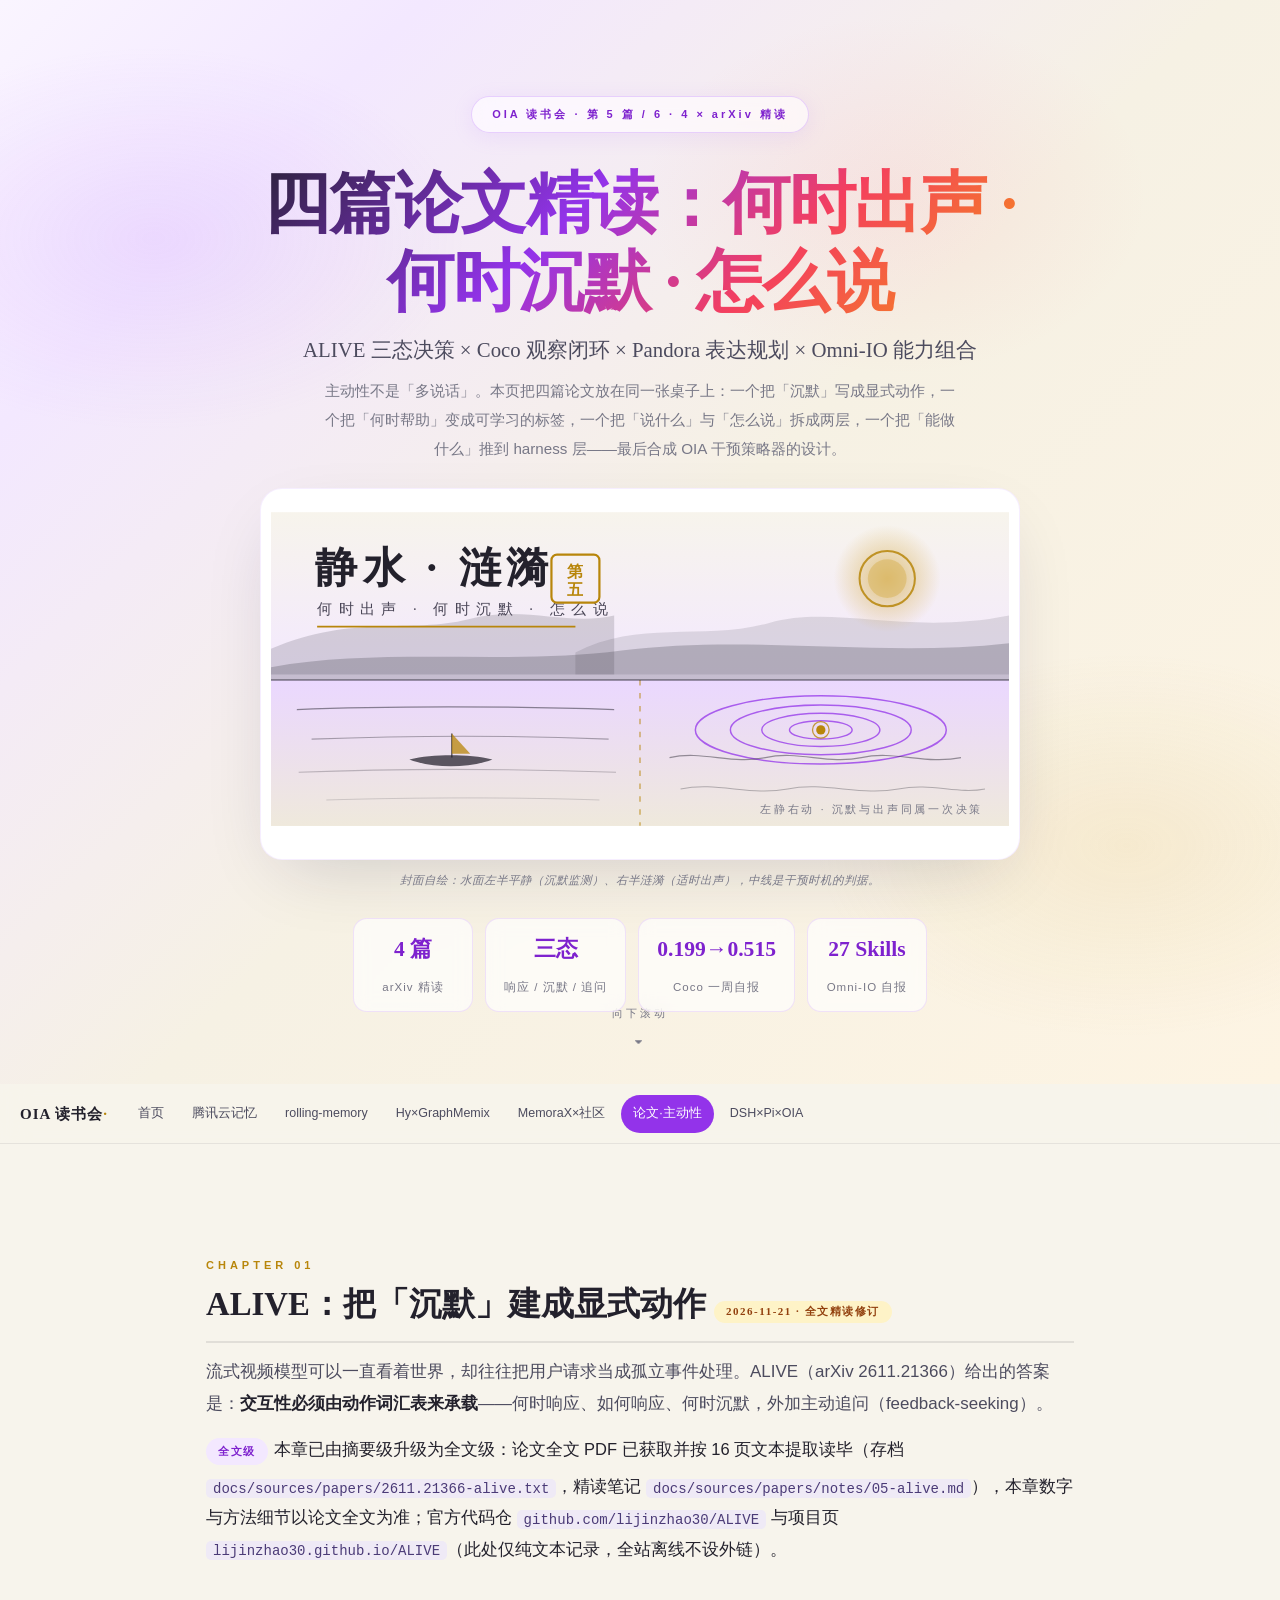
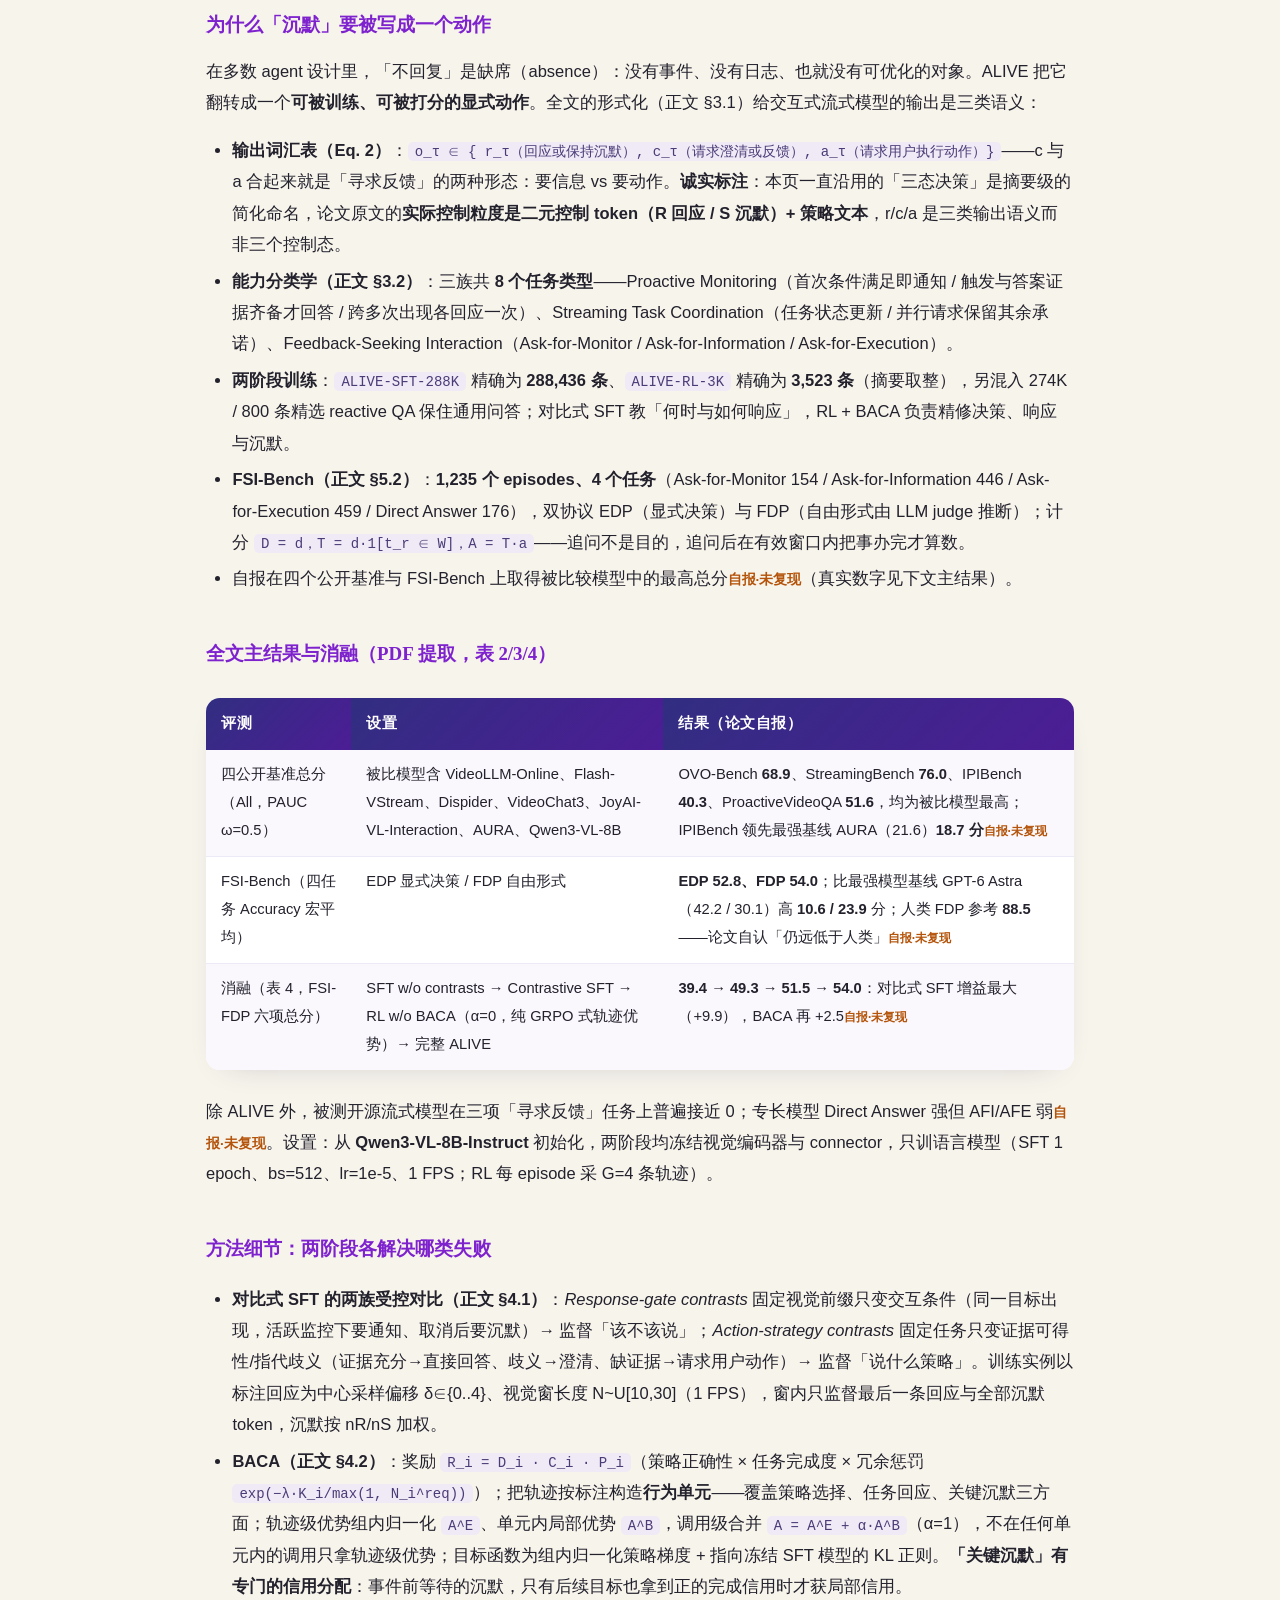
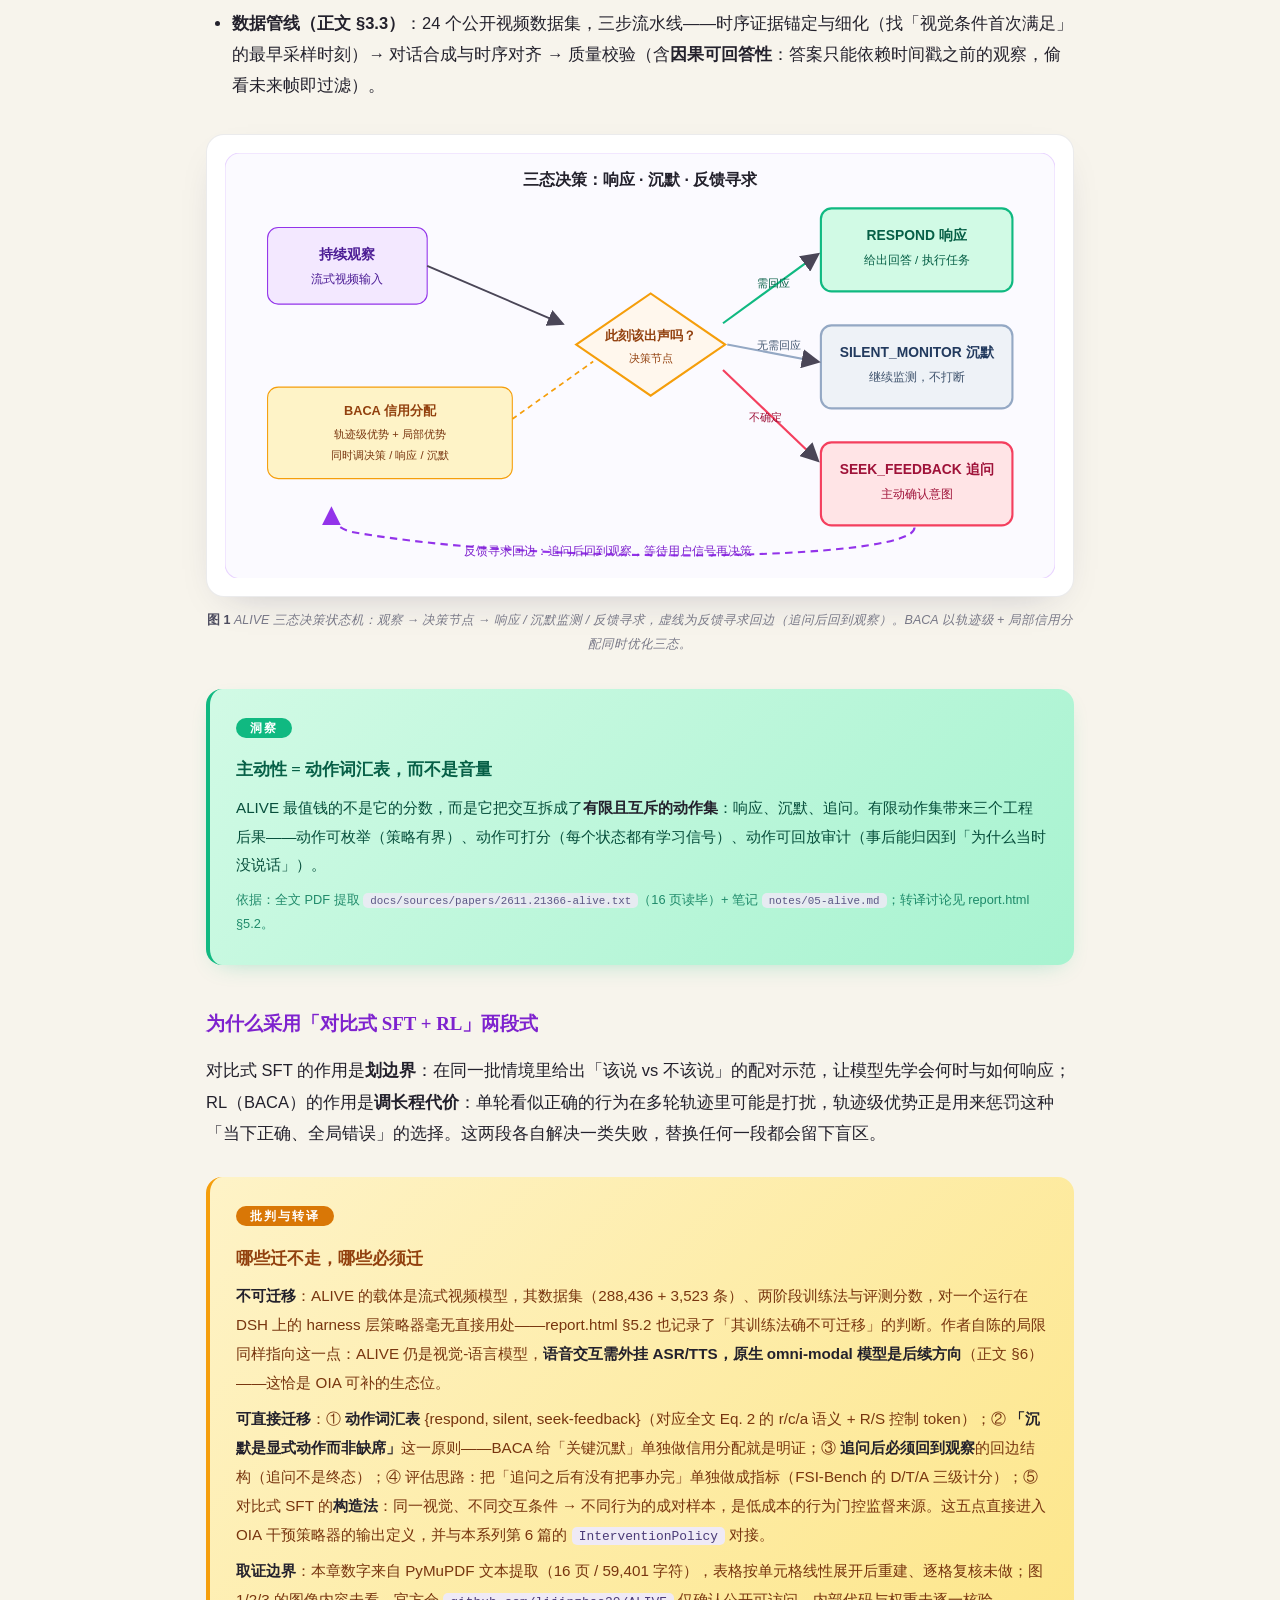
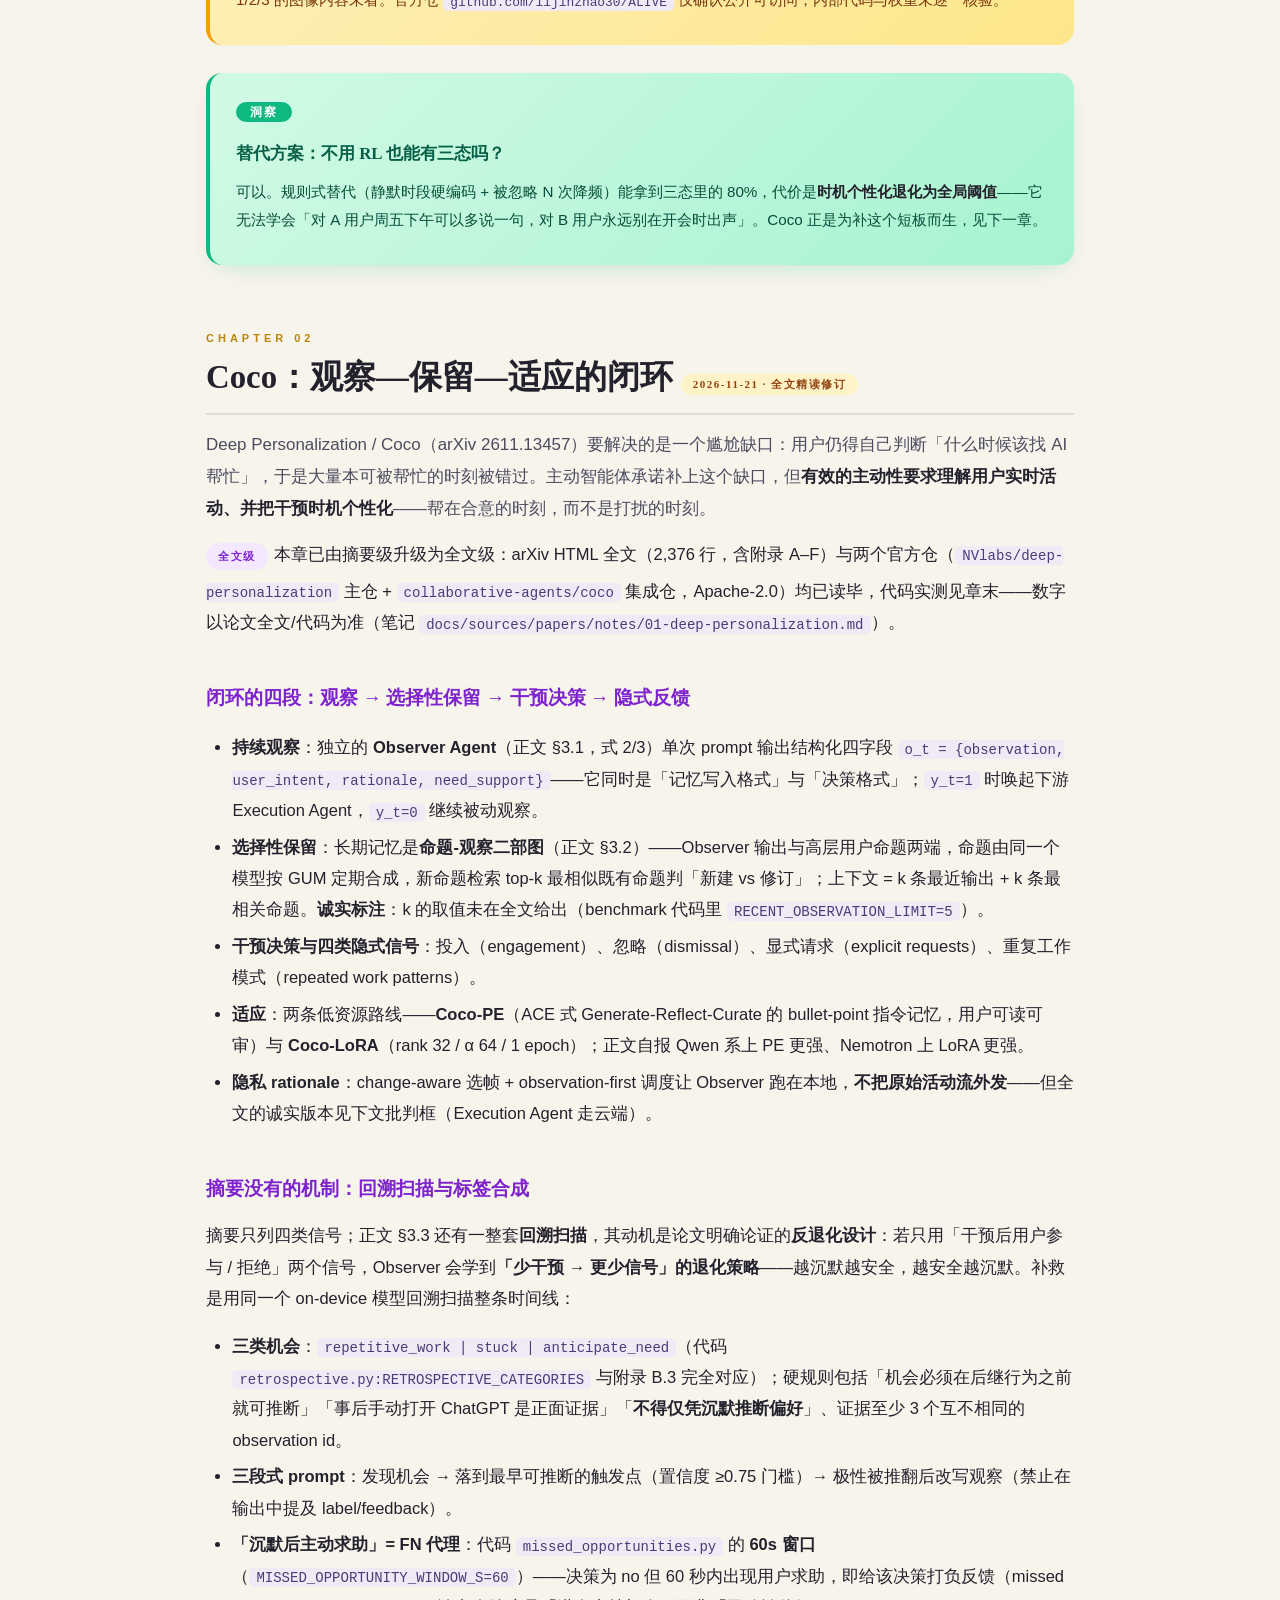
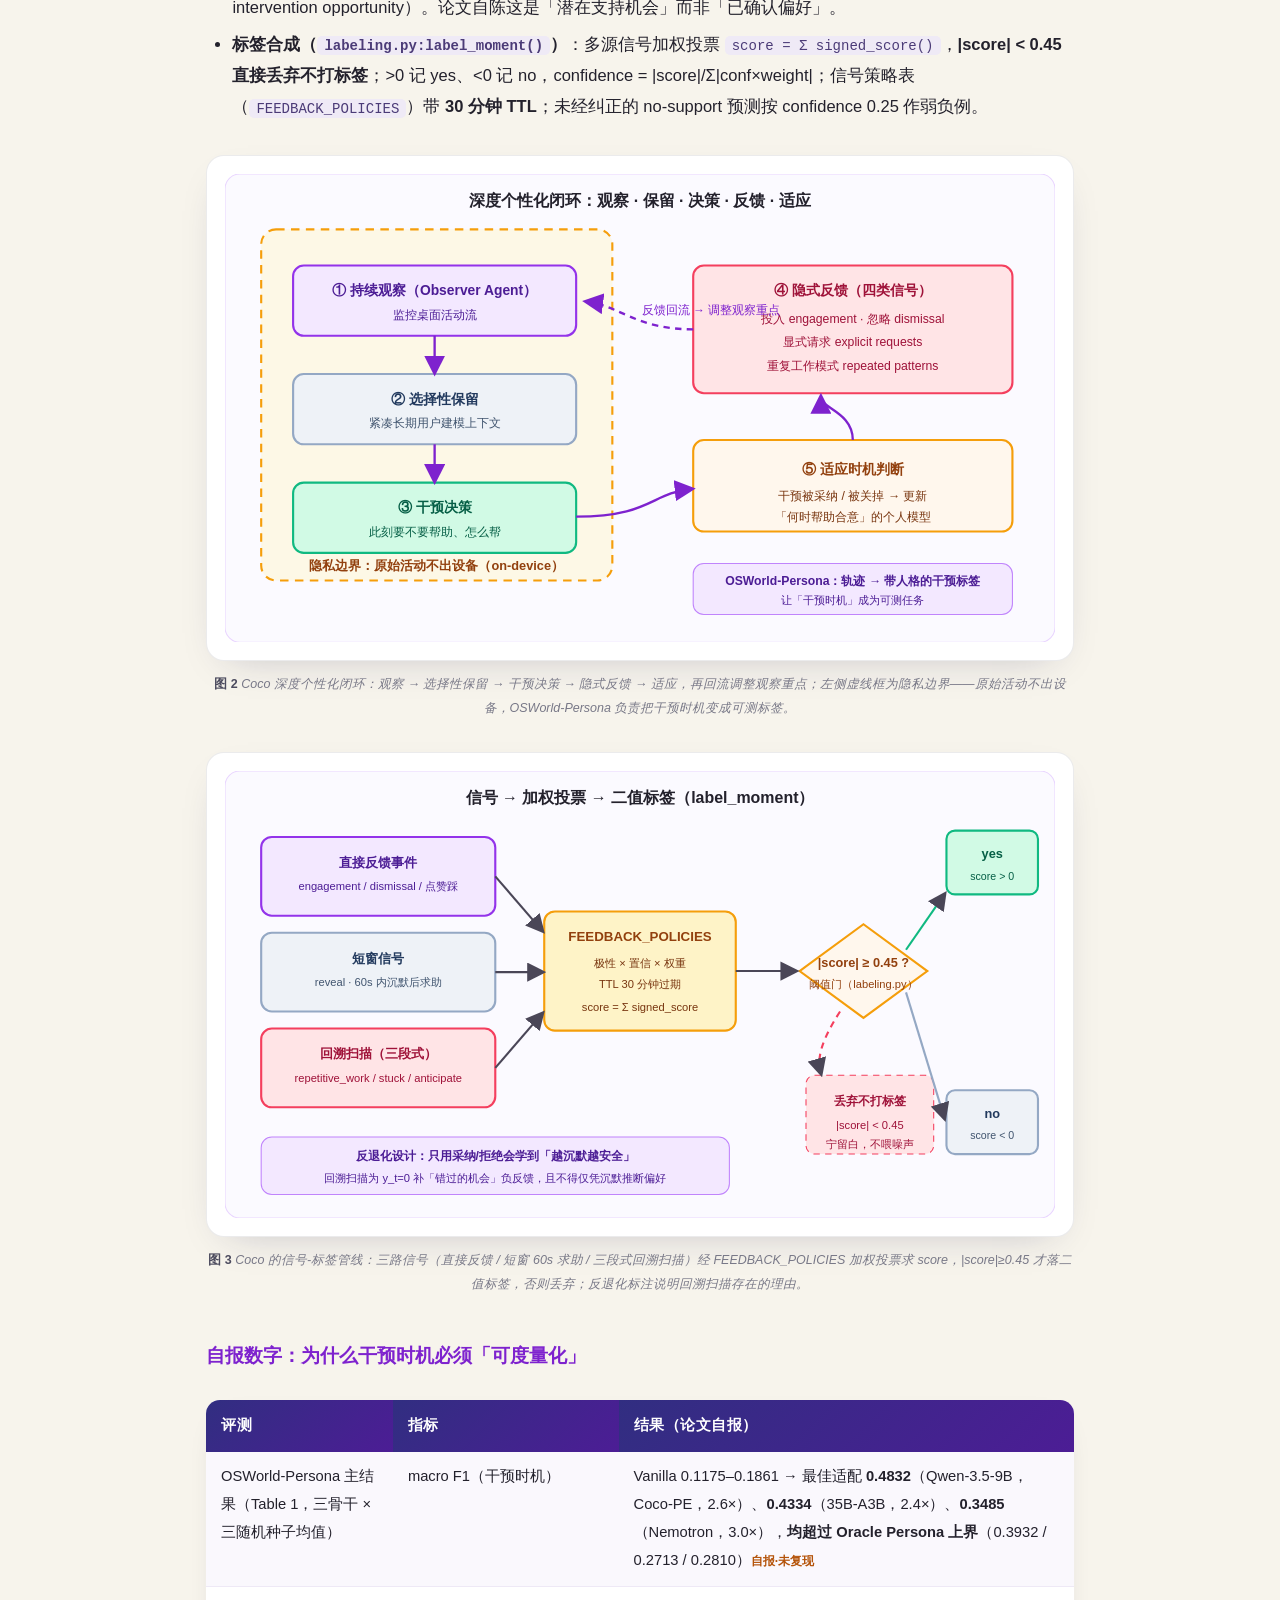
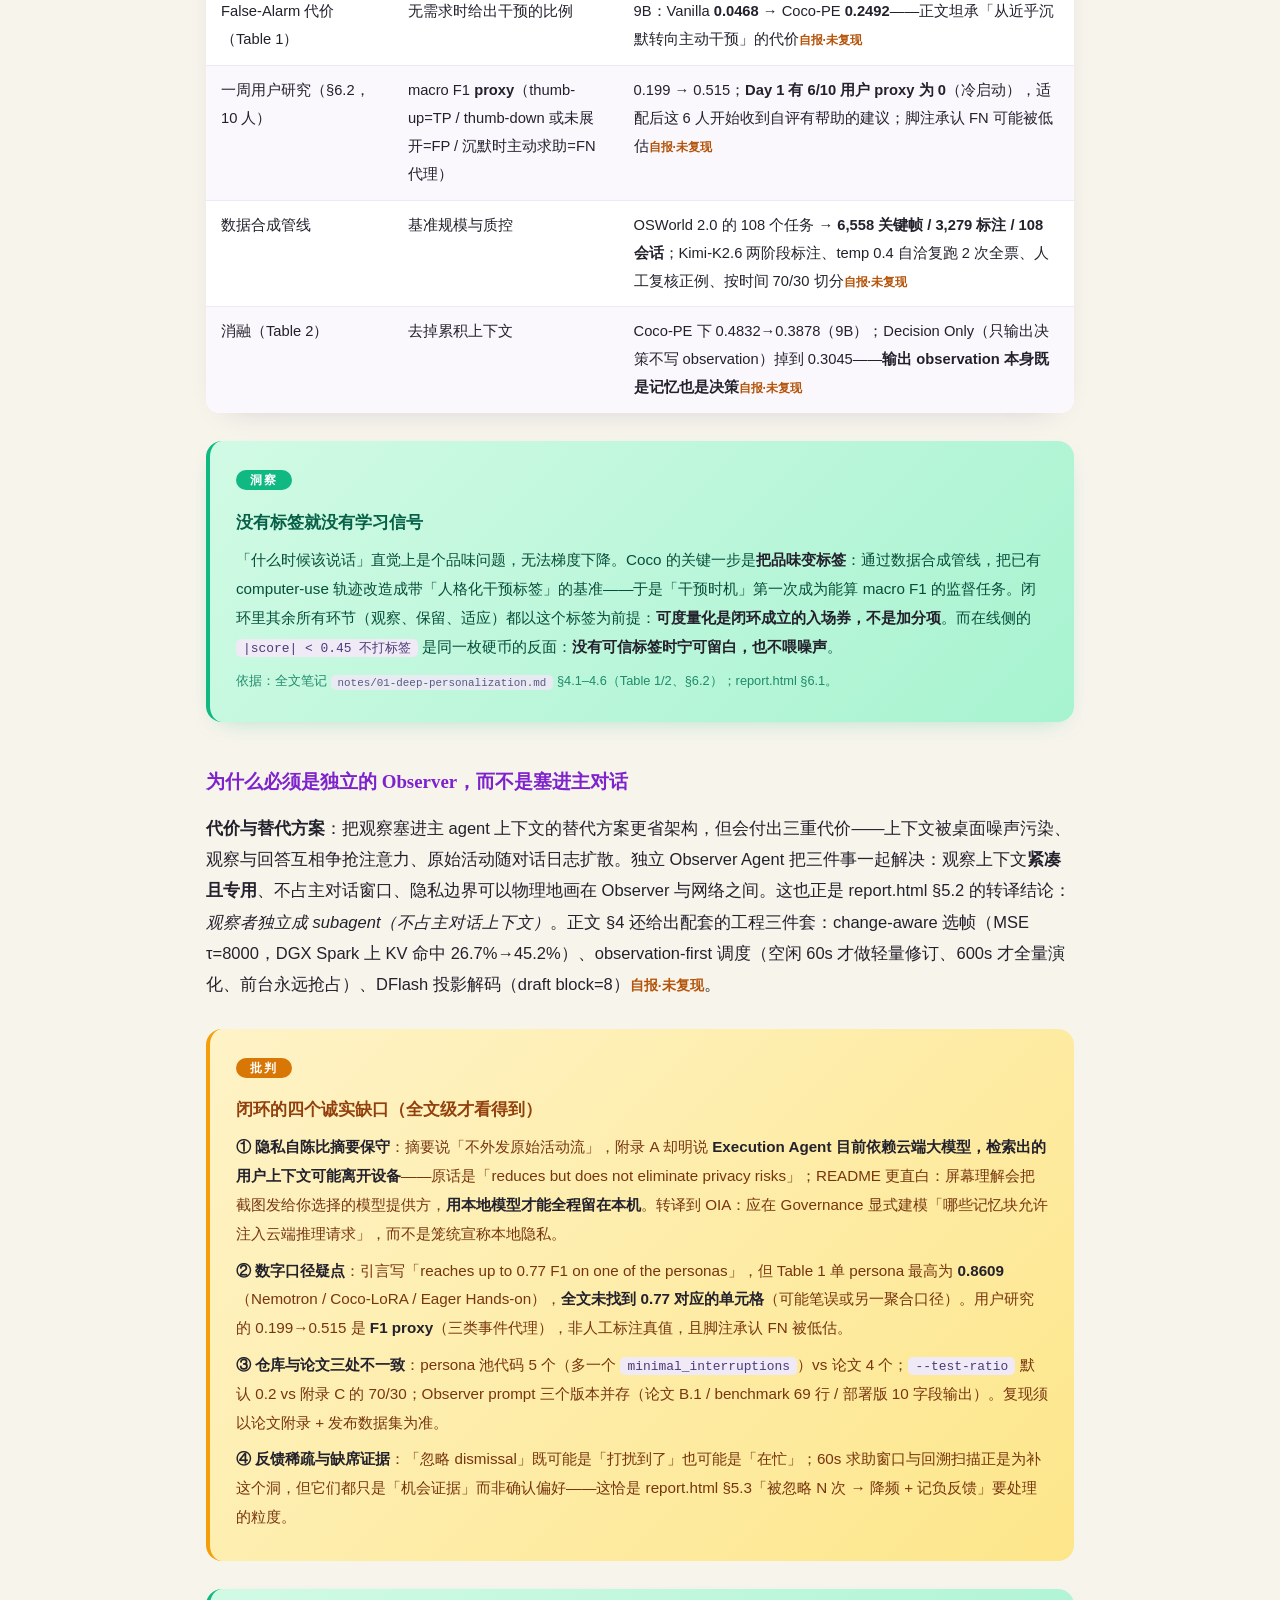
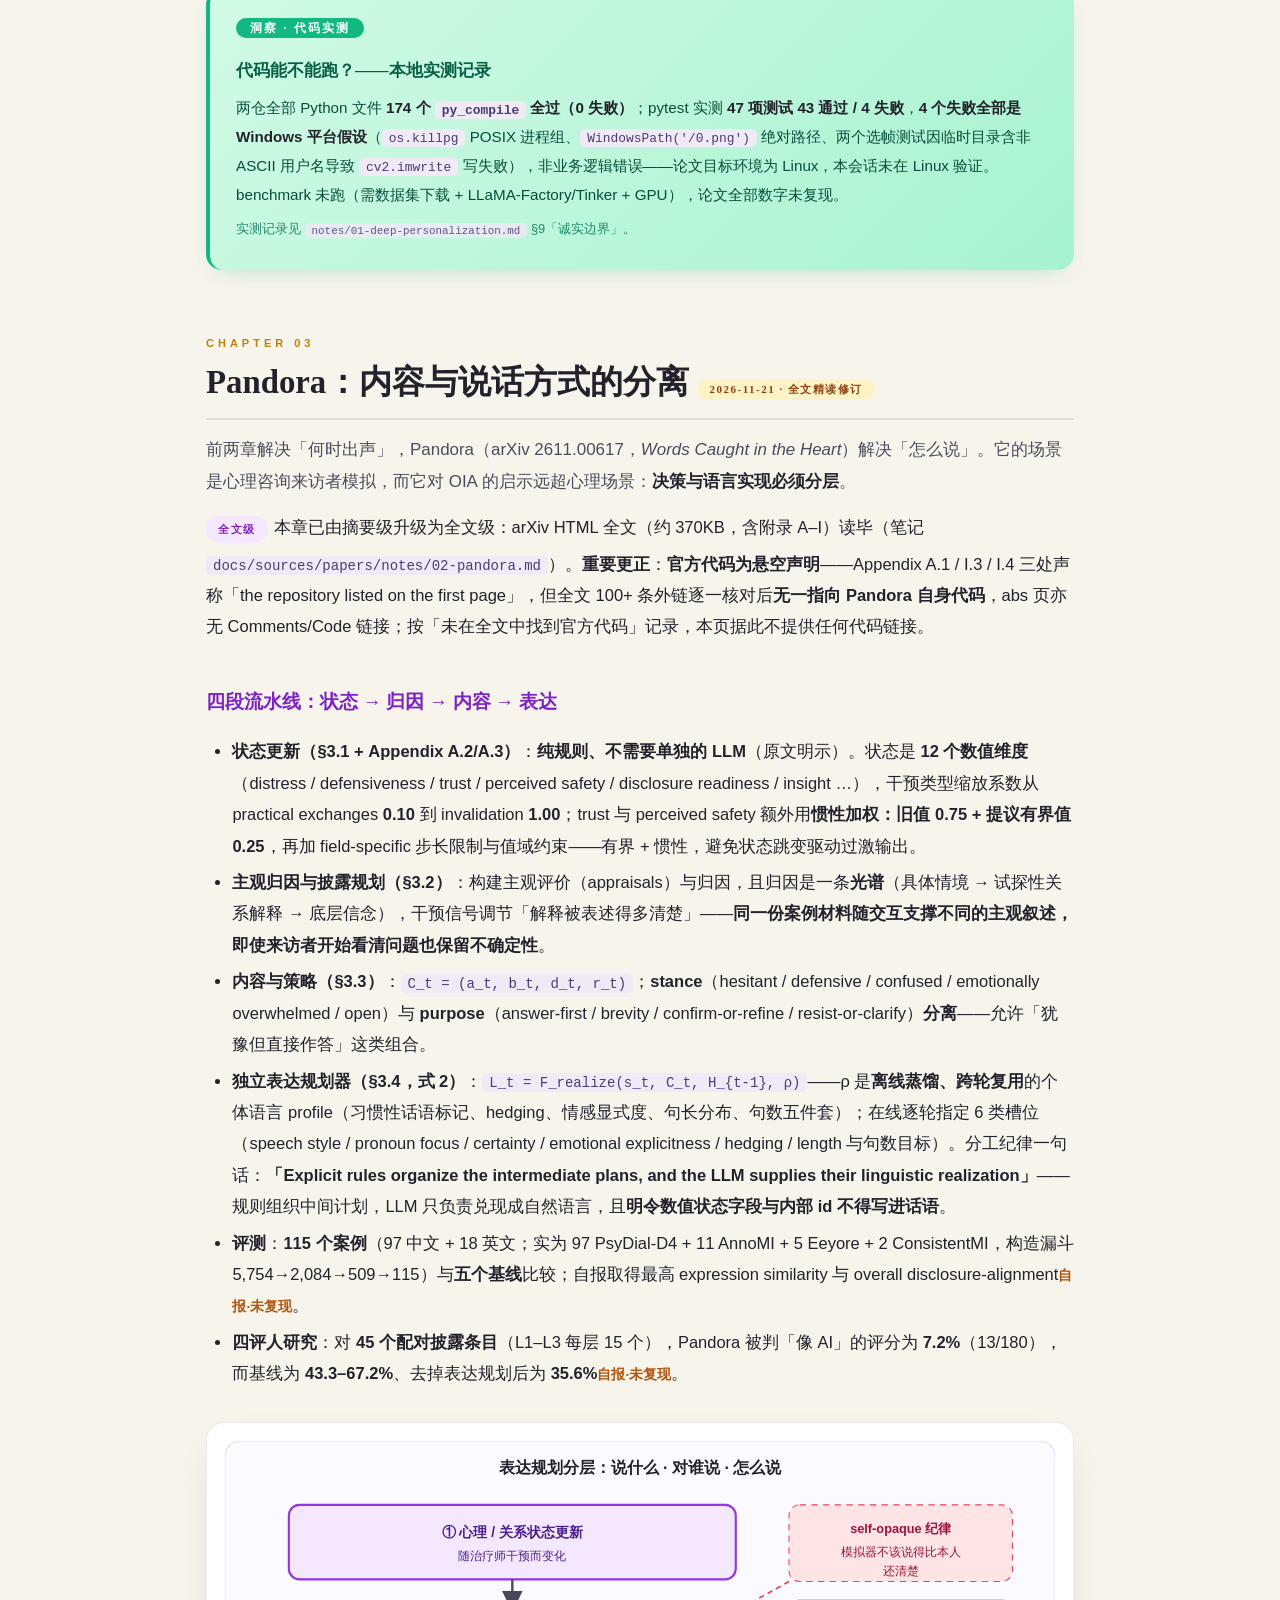
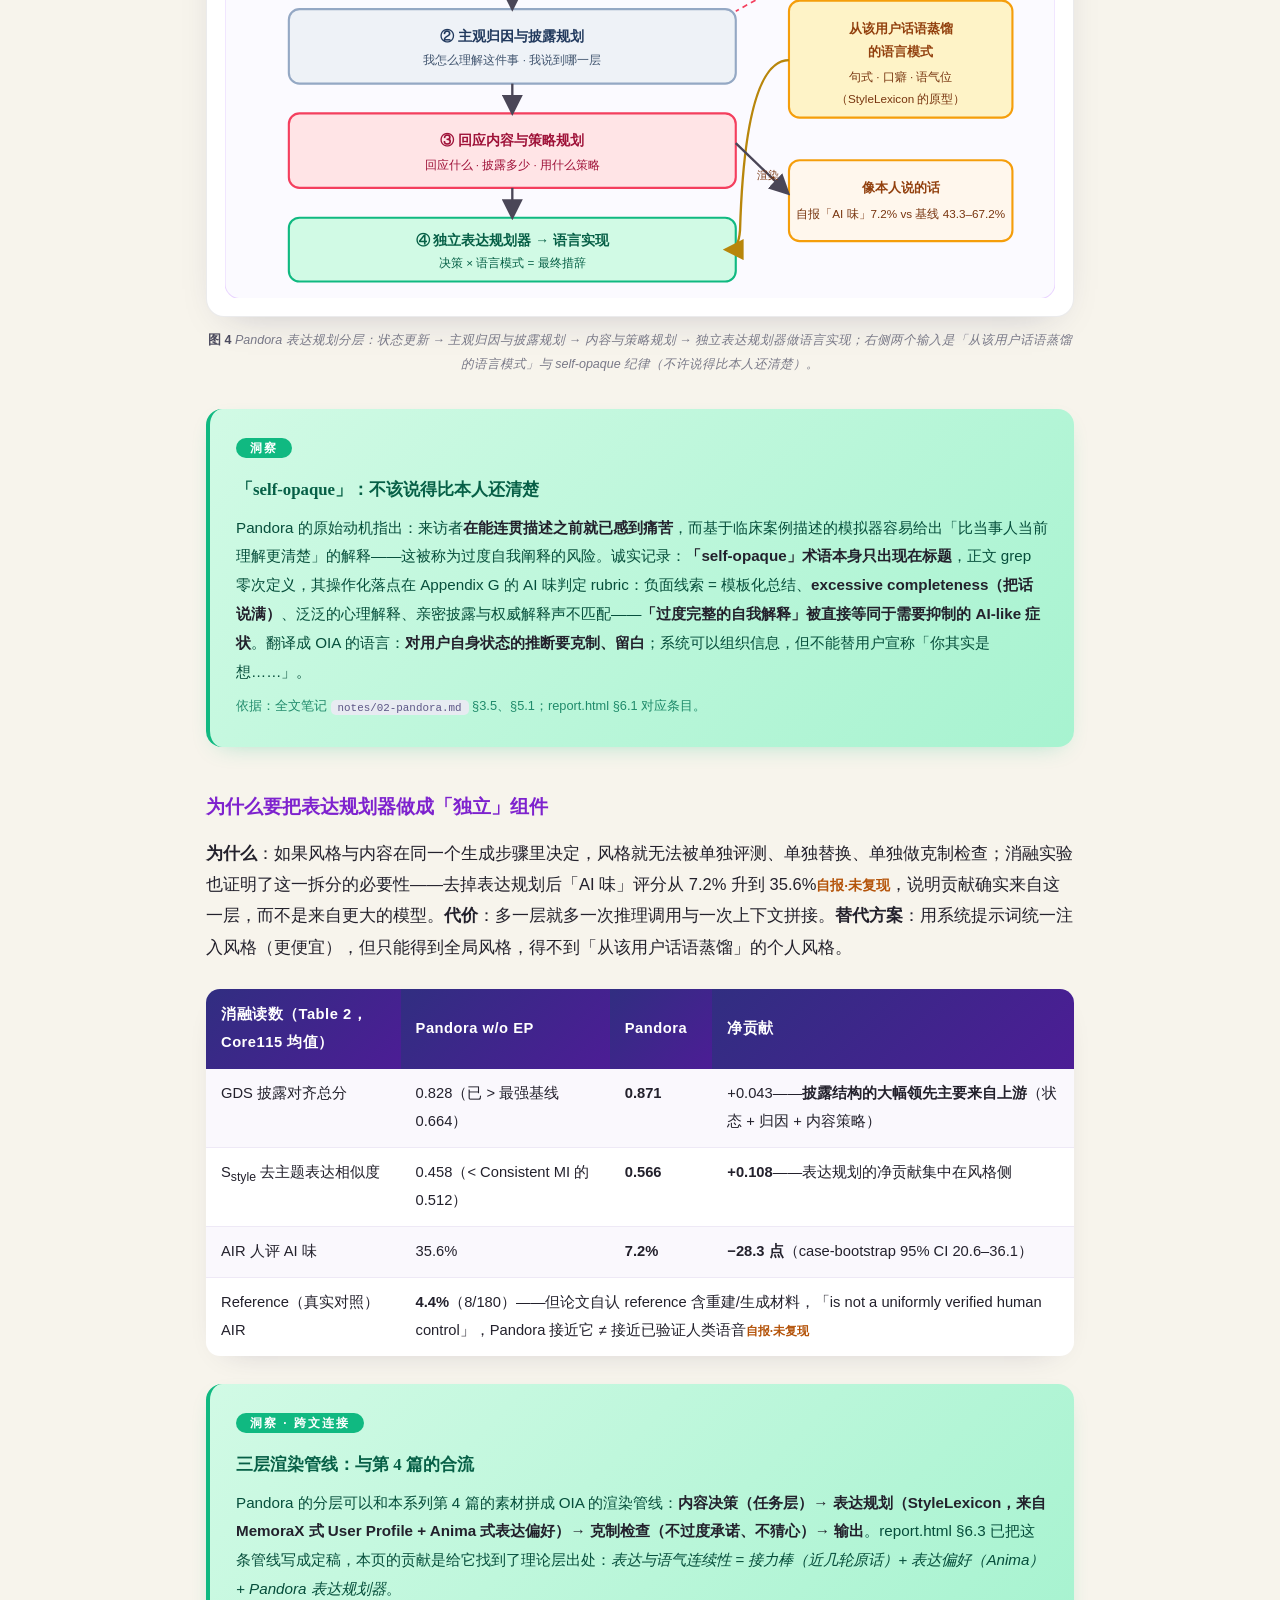
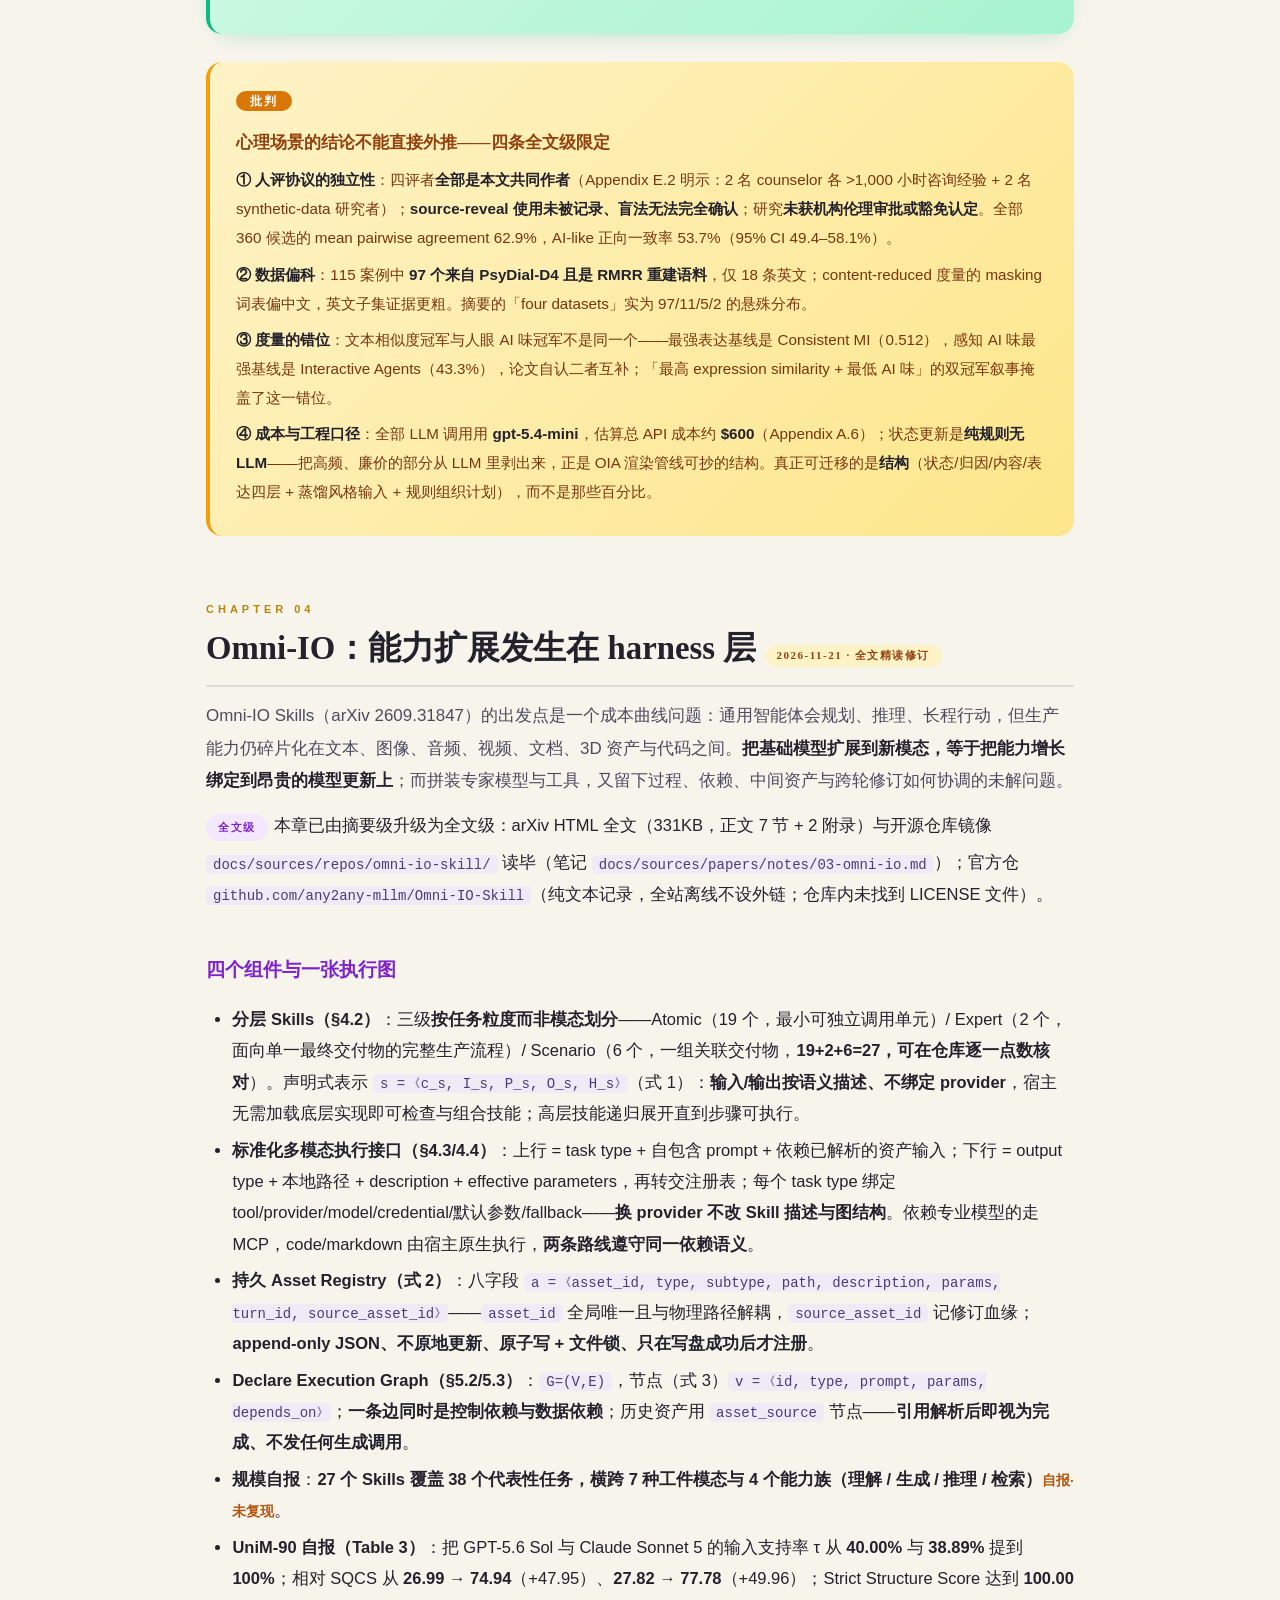
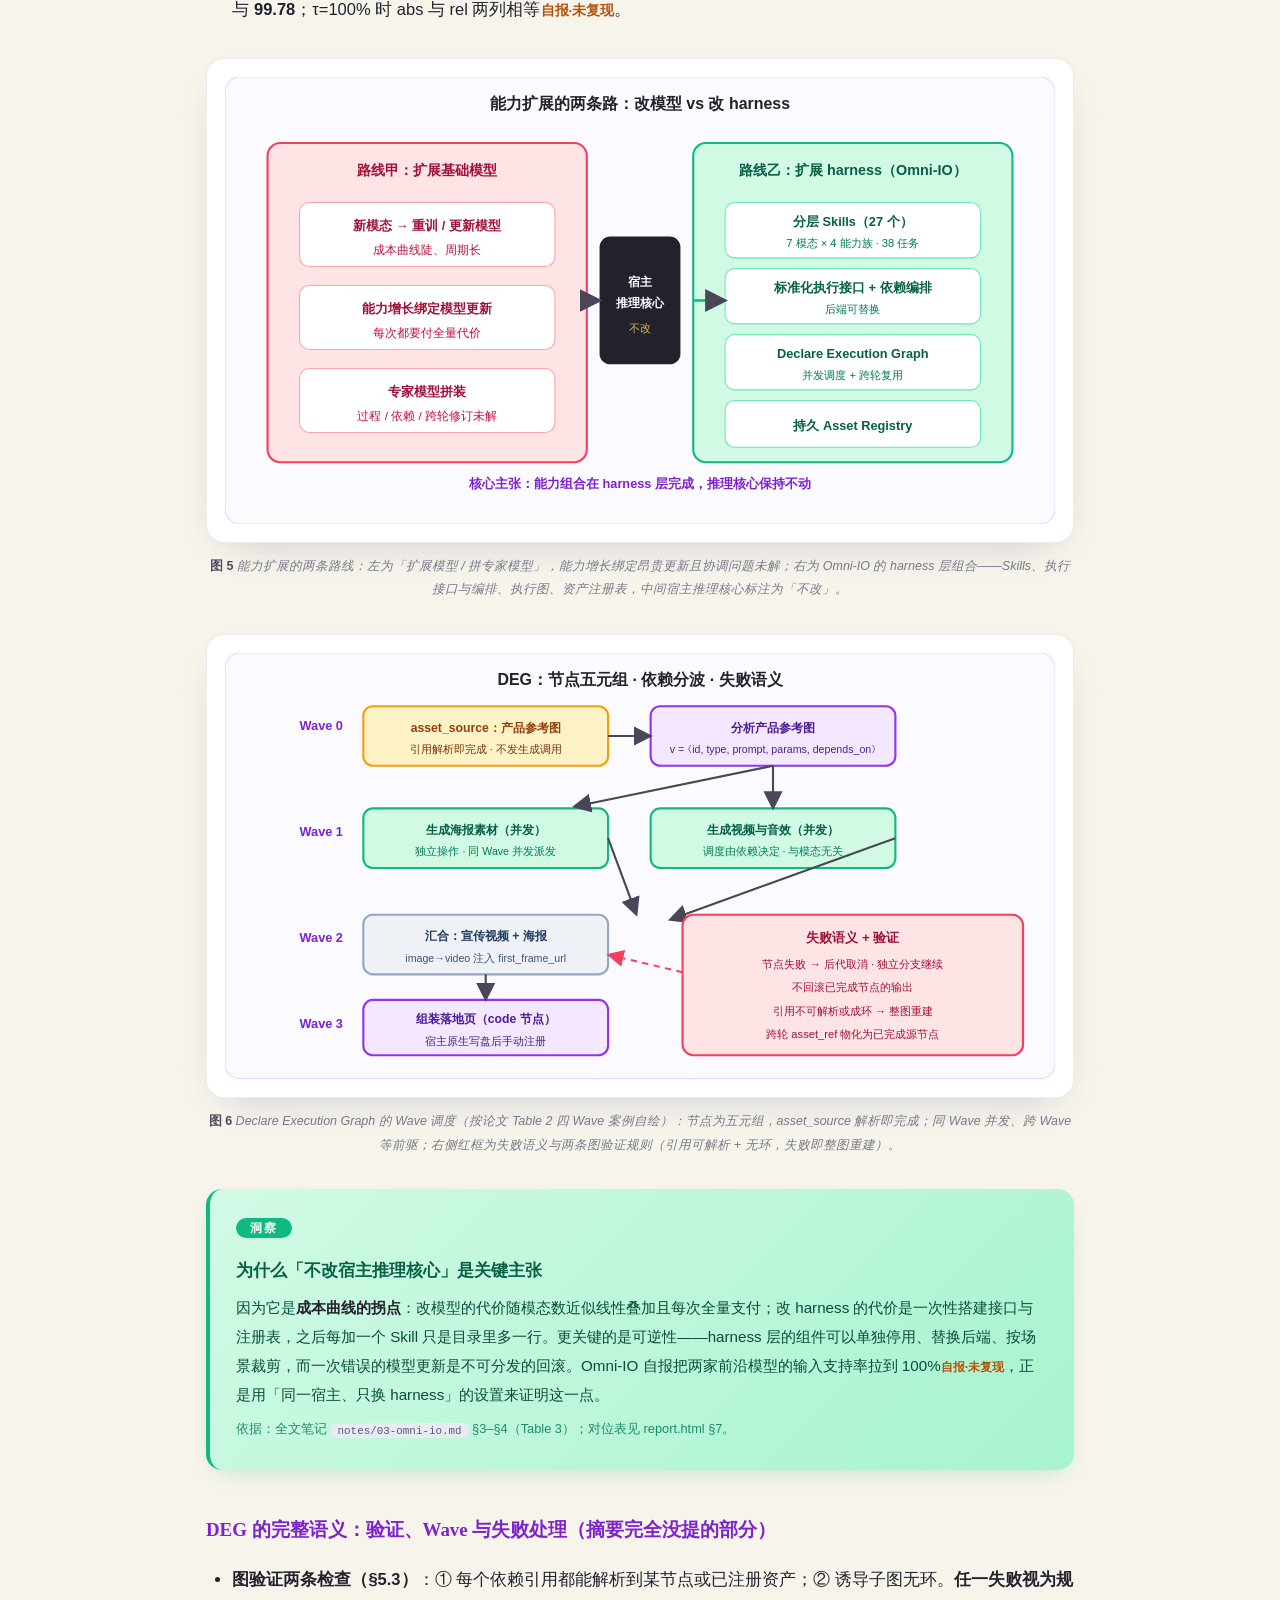
<file: blog/posts/05-omni-papers.html>
<!DOCTYPE html>
<html lang="zh-CN">
<head>
<meta charset="UTF-8">
<meta name="viewport" content="width=device-width, initial-scale=1.0">
<title>四篇论文精读：何时出声 · 何时沉默 · 怎么说 —— OIA 读书会 第 5 篇</title>
<link rel="stylesheet" href="../assets/css/style.css">
</head>
<body>

<!-- ================= HERO（模板 A） ================= -->
<div class="hero">
  <div class="hero-wrap">
    <div class="hero-badge">OIA 读书会 · 第 5 篇 / 6 · 4 × arXiv 精读</div>
    <h1>四篇论文精读：何时出声 · 何时沉默 · 怎么说</h1>
    <p class="hero-tagline">ALIVE 三态决策 × Coco 观察闭环 × Pandora 表达规划 × Omni-IO 能力组合</p>
    <p class="hero-desc">主动性不是「多说话」。本页把四篇论文放在同一张桌子上：一个把「沉默」写成显式动作，一个把「何时帮助」变成可学习的标签，一个把「说什么」与「怎么说」拆成两层，一个把「能做什么」推到 harness 层——最后合成 OIA 干预策略器的设计。</p>

    <div class="hero-art">
      <div class="cover-frame">
        <!-- 自绘水墨封面：一半平静一半波纹的水面 -->
        <svg viewBox="0 0 800 340" width="800" height="340" role="img" aria-label="水墨封面：水面一半平静一半波纹，题字「静水 · 涟漪」">
          <defs>
            <linearGradient id="p5-sky" x1="0" y1="0" x2="0" y2="1">
              <stop offset="0%" stop-color="#f7f4ec"/>
              <stop offset="55%" stop-color="#f3e8ff"/>
              <stop offset="100%" stop-color="#efe9dc"/>
            </linearGradient>
            <linearGradient id="p5-water" x1="0" y1="0" x2="0" y2="1">
              <stop offset="0%" stop-color="#e9d5ff" stop-opacity="0.85"/>
              <stop offset="100%" stop-color="#efe9dc"/>
            </linearGradient>
            <radialGradient id="p5-glow" cx="0.5" cy="0.5" r="0.5">
              <stop offset="0%" stop-color="#d9b45b" stop-opacity="0.75"/>
              <stop offset="100%" stop-color="#d9b45b" stop-opacity="0"/>
            </radialGradient>
          </defs>

          <rect x="0" y="0" width="800" height="340" fill="url(#p5-sky)"/>

          <!-- 远山（墨色剪影） -->
          <path d="M0,148 C90,110 150,132 214,116 C276,100 320,124 372,112 L372,176 L0,176 Z" fill="#23212c" opacity="0.16"/>
          <path d="M330,152 C400,116 470,140 540,120 C610,100 690,134 800,112 L800,176 L330,176 Z" fill="#23212c" opacity="0.12"/>
          <path d="M0,168 C120,146 260,166 380,150 C520,132 660,158 800,142 L800,182 L0,182 Z" fill="#23212c" opacity="0.22"/>

          <!-- 泥金月轮 -->
          <circle cx="668" cy="72" r="58" fill="url(#p5-glow)"/>
          <circle cx="668" cy="72" r="30" fill="none" stroke="#b8860b" stroke-width="2.2" opacity="0.85"/>
          <circle cx="668" cy="72" r="21" fill="#d9b45b" opacity="0.55"/>

          <!-- 水面分界 -->
          <rect x="0" y="182" width="800" height="158" fill="url(#p5-water)"/>
          <line x1="400" y1="182" x2="400" y2="340" stroke="#b8860b" stroke-width="1.4" stroke-dasharray="6 8" opacity="0.7"/>
          <line x1="0" y1="182" x2="800" y2="182" stroke="#23212c" stroke-width="1.6" opacity="0.55"/>

          <!-- 左半：平静（几道极缓的水平墨线） -->
          <path d="M28,214 C120,210 260,210 372,214" fill="none" stroke="#23212c" stroke-width="1.4" opacity="0.5"/>
          <path d="M44,246 C150,242 268,242 366,246" fill="none" stroke="#23212c" stroke-width="1.2" opacity="0.36"/>
          <path d="M30,282 C130,278 258,278 374,282" fill="none" stroke="#23212c" stroke-width="1.1" opacity="0.26"/>
          <path d="M60,312 C160,309 270,309 356,312" fill="none" stroke="#23212c" stroke-width="1" opacity="0.18"/>

          <!-- 右半：涟漪（同心波纹 + 断续波线） -->
          <g fill="none" stroke="#9333ea" stroke-width="1.6" opacity="0.75">
            <ellipse cx="596" cy="236" rx="34" ry="10"/>
            <ellipse cx="596" cy="236" rx="64" ry="18"/>
            <ellipse cx="596" cy="236" rx="98" ry="27"/>
            <ellipse cx="596" cy="236" rx="136" ry="37"/>
          </g>
          <path d="M432,266 C468,258 500,274 536,266 C572,258 604,274 640,266 C676,258 710,274 748,266" fill="none" stroke="#23212c" stroke-width="1.3" opacity="0.45"/>
          <path d="M444,300 C484,292 520,308 560,300 C600,292 640,308 680,300 C716,293 744,306 774,300" fill="none" stroke="#23212c" stroke-width="1.1" opacity="0.3"/>
          <circle cx="596" cy="236" r="5" fill="#b8860b"/>
          <circle cx="596" cy="236" r="9" fill="none" stroke="#b8860b" stroke-width="1.4" opacity="0.8"/>

          <!-- 一叶扁舟（沉默的观察者） -->
          <path d="M150,268 C176,262 214,262 240,268 C214,278 176,278 150,268 Z" fill="#23212c" opacity="0.72"/>
          <line x1="196" y1="266" x2="196" y2="240" stroke="#23212c" stroke-width="1.6" opacity="0.72"/>
          <path d="M196,240 L216,262 L196,262 Z" fill="#b8860b" opacity="0.75"/>

          <!-- 中文题字 -->
          <text x="48" y="76" font-family="Noto Serif SC, Source Han Serif SC, SimSun, serif" font-size="46" font-weight="900" fill="#23212c" letter-spacing="6">静水 · 涟漪</text>
          <text x="50" y="110" font-family="Noto Serif SC, Source Han Serif SC, SimSun, serif" font-size="16" fill="#4a4657" letter-spacing="7">何时出声 · 何时沉默 · 怎么说</text>
          <line x1="50" y1="124" x2="330" y2="124" stroke="#b8860b" stroke-width="2"/>

          <!-- 泥金印章 -->
          <rect x="304" y="46" width="52" height="52" rx="6" fill="none" stroke="#b8860b" stroke-width="2.4"/>
          <text x="330" y="70" text-anchor="middle" font-family="Noto Serif SC, SimSun, serif" font-size="17" font-weight="900" fill="#b8860b">第</text>
          <text x="330" y="90" text-anchor="middle" font-family="Noto Serif SC, SimSun, serif" font-size="17" font-weight="900" fill="#b8860b">五</text>

          <!-- 角标 -->
          <text x="772" y="326" text-anchor="end" font-family="Noto Serif SC, SimSun, serif" font-size="12" fill="#787887" letter-spacing="3">左静右动 · 沉默与出声同属一次决策</text>
        </svg>
      </div>
      <p class="hero-caption">封面自绘：水面左半平静（沉默监测）、右半涟漪（适时出声），中线是干预时机的判据。</p>
    </div>

    <div class="hero-stats">
      <div class="stat"><b>4 篇</b><span>arXiv 精读</span></div>
      <div class="stat"><b>三态</b><span>响应 / 沉默 / 追问</span></div>
      <div class="stat"><b>0.199→0.515</b><span>Coco 一周自报</span></div>
      <div class="stat"><b>27 Skills</b><span>Omni-IO 自报</span></div>
    </div>
  </div>
  <div class="scroll-hint">向下滚动<span>▾</span></div>
</div>

<!-- ================= 导航条 ================= -->
<nav class="navbar">
  <span class="brand">OIA 读书会<i>·</i></span>
  <a href="../index.html">首页</a>
  <a href="01-tencentdb-memory.html">腾讯云记忆</a>
  <a href="02-rolling-memory.html">rolling-memory</a>
  <a href="03-hy-graphmemix.html">Hy×GraphMemix</a>
  <a href="04-memorax-community.html">MemoraX×社区</a>
  <a href="05-omni-papers.html" class="active">论文·主动性</a>
  <a href="06-dsh-pi-oia.html">DSH×Pi×OIA</a>
</nav>

<div class="wrap">

<!-- ============ 第 1 章 ============ -->
<section class="chapter">
  <span class="chapter-no">CHAPTER 01</span>
  <h2 class="chapter-title">ALIVE：把「沉默」建成显式动作 <span class="pill warm">2026-11-21 · 全文精读修订</span></h2>
  <p class="lead">流式视频模型可以一直看着世界，却往往把用户请求当成孤立事件处理。ALIVE（arXiv 2611.21366）给出的答案是：<strong>交互性必须由动作词汇表来承载</strong>——何时响应、如何响应、何时沉默，外加主动追问（feedback-seeking）。</p>
  <p><span class="pill lav">全文级</span>本章已由摘要级升级为全文级：论文全文 PDF 已获取并按 16 页文本提取读毕（存档 <code>docs/sources/papers/2611.21366-alive.txt</code>，精读笔记 <code>docs/sources/papers/notes/05-alive.md</code>），本章数字与方法细节以论文全文为准；官方代码仓 <code>github.com/lijinzhao30/ALIVE</code> 与项目页 <code>lijinzhao30.github.io/ALIVE</code>（此处仅纯文本记录，全站离线不设外链）。</p>

  <h3>为什么「沉默」要被写成一个动作</h3>
  <p>在多数 agent 设计里，「不回复」是缺席（absence）：没有事件、没有日志、也就没有可优化的对象。ALIVE 把它翻转成一个<strong>可被训练、可被打分的显式动作</strong>。全文的形式化（正文 §3.1）给交互式流式模型的输出是三类语义：</p>
  <ul>
    <li><strong>输出词汇表（Eq. 2）</strong>：<code>o_τ ∈ { r_τ（回应或保持沉默）, c_τ（请求澄清或反馈）, a_τ（请求用户执行动作）}</code>——c 与 a 合起来就是「寻求反馈」的两种形态：要信息 vs 要动作。<strong>诚实标注</strong>：本页一直沿用的「三态决策」是摘要级的简化命名，论文原文的<strong>实际控制粒度是二元控制 token（R 回应 / S 沉默）+ 策略文本</strong>，r/c/a 是三类输出语义而非三个控制态。</li>
    <li><strong>能力分类学（正文 §3.2）</strong>：三族共 <strong>8 个任务类型</strong>——Proactive Monitoring（首次条件满足即通知 / 触发与答案证据齐备才回答 / 跨多次出现各回应一次）、Streaming Task Coordination（任务状态更新 / 并行请求保留其余承诺）、Feedback-Seeking Interaction（Ask-for-Monitor / Ask-for-Information / Ask-for-Execution）。</li>
    <li><strong>两阶段训练</strong>：<code>ALIVE-SFT-288K</code> 精确为 <strong>288,436 条</strong>、<code>ALIVE-RL-3K</code> 精确为 <strong>3,523 条</strong>（摘要取整），另混入 274K / 800 条精选 reactive QA 保住通用问答；对比式 SFT 教「何时与如何响应」，RL + BACA 负责精修决策、响应与沉默。</li>
    <li><strong>FSI-Bench（正文 §5.2）</strong>：<strong>1,235 个 episodes、4 个任务</strong>（Ask-for-Monitor 154 / Ask-for-Information 446 / Ask-for-Execution 459 / Direct Answer 176），双协议 EDP（显式决策）与 FDP（自由形式由 LLM judge 推断）；计分 <code>D = d，T = d·1[t_r ∈ W]，A = T·a</code>——追问不是目的，追问后在有效窗口内把事办完才算数。</li>
    <li>自报在四个公开基准与 FSI-Bench 上取得被比较模型中的最高总分<span class="self-report">自报·未复现</span>（真实数字见下文主结果）。</li>
  </ul>

  <h3>全文主结果与消融（PDF 提取，表 2/3/4）</h3>
  <table class="tbl">
    <tr><th>评测</th><th>设置</th><th>结果（论文自报）</th></tr>
    <tr><td>四公开基准总分（All，PAUC ω=0.5）</td><td>被比模型含 VideoLLM-Online、Flash-VStream、Dispider、VideoChat3、JoyAI-VL-Interaction、AURA、Qwen3-VL-8B</td><td>OVO-Bench <strong>68.9</strong>、StreamingBench <strong>76.0</strong>、IPIBench <strong>40.3</strong>、ProactiveVideoQA <strong>51.6</strong>，均为被比模型最高；IPIBench 领先最强基线 AURA（21.6）<strong>18.7 分</strong><span class="self-report">自报·未复现</span></td></tr>
    <tr><td>FSI-Bench（四任务 Accuracy 宏平均）</td><td>EDP 显式决策 / FDP 自由形式</td><td><strong>EDP 52.8、FDP 54.0</strong>；比最强模型基线 GPT-6 Astra（42.2 / 30.1）高 <strong>10.6 / 23.9</strong> 分；人类 FDP 参考 <strong>88.5</strong>——论文自认「仍远低于人类」<span class="self-report">自报·未复现</span></td></tr>
    <tr><td>消融（表 4，FSI-FDP 六项总分）</td><td>SFT w/o contrasts → Contrastive SFT → RL w/o BACA（α=0，纯 GRPO 式轨迹优势）→ 完整 ALIVE</td><td><strong>39.4 → 49.3 → 51.5 → 54.0</strong>：对比式 SFT 增益最大（+9.9），BACA 再 +2.5<span class="self-report">自报·未复现</span></td></tr>
  </table>
  <p>除 ALIVE 外，被测开源流式模型在三项「寻求反馈」任务上普遍接近 0；专长模型 Direct Answer 强但 AFI/AFE 弱<span class="self-report">自报·未复现</span>。设置：从 <strong>Qwen3-VL-8B-Instruct</strong> 初始化，两阶段均冻结视觉编码器与 connector，只训语言模型（SFT 1 epoch、bs=512、lr=1e-5、1 FPS；RL 每 episode 采 G=4 条轨迹）。</p>

  <h3>方法细节：两阶段各解决哪类失败</h3>
  <ul>
    <li><strong>对比式 SFT 的两族受控对比（正文 §4.1）</strong>：<em>Response-gate contrasts</em> 固定视觉前缀只变交互条件（同一目标出现，活跃监控下要通知、取消后要沉默）→ 监督「该不该说」；<em>Action-strategy contrasts</em> 固定任务只变证据可得性/指代歧义（证据充分→直接回答、歧义→澄清、缺证据→请求用户动作）→ 监督「说什么策略」。训练实例以标注回应为中心采样偏移 δ∈{0..4}、视觉窗长度 N~U[10,30]（1 FPS），窗内只监督最后一条回应与全部沉默 token，沉默按 nR/nS 加权。</li>
    <li><strong>BACA（正文 §4.2）</strong>：奖励 <code>R_i = D_i · C_i · P_i</code>（策略正确性 × 任务完成度 × 冗余惩罚 <code>exp(−λ·K_i/max(1, N_i^req))</code>）；把轨迹按标注构造<strong>行为单元</strong>——覆盖策略选择、任务回应、关键沉默三方面；轨迹级优势组内归一化 <code>A^E</code>、单元内局部优势 <code>A^B</code>，调用级合并 <code>A = A^E + α·A^B</code>（α=1），不在任何单元内的调用只拿轨迹级优势；目标函数为组内归一化策略梯度 + 指向冻结 SFT 模型的 KL 正则。<strong>「关键沉默」有专门的信用分配</strong>：事件前等待的沉默，只有后续目标也拿到正的完成信用时才获局部信用。</li>
    <li><strong>数据管线（正文 §3.3）</strong>：24 个公开视频数据集，三步流水线——时序证据锚定与细化（找「视觉条件首次满足」的最早采样时刻）→ 对话合成与时序对齐 → 质量校验（含<strong>因果可回答性</strong>：答案只能依赖时间戳之前的观察，偷看未来帧即过滤）。</li>
  </ul>

  <figure class="svg-figure">
    <div class="svg-card">
      <!-- 图 1：三态决策状态机（含反馈寻求回边） -->
      <svg viewBox="0 0 780 400" width="780" height="400" role="img" aria-label="ALIVE 三态决策状态机">
        <rect x="0" y="0" width="780" height="400" rx="14" fill="#fbfaff" stroke="#e9d5ff"/>
        <text x="390" y="30" text-anchor="middle" font-size="15" font-weight="bold" fill="#23212c">三态决策：响应 · 沉默 · 反馈寻求</text>

        <!-- 观察 -->
        <rect x="40" y="70" width="150" height="72" rx="10" fill="#f3e8ff" stroke="#9333ea"/>
        <text x="115" y="100" text-anchor="middle" font-size="13" font-weight="bold" fill="#4c1d95">持续观察</text>
        <text x="115" y="122" text-anchor="middle" font-size="11" fill="#4c1d95">流式视频输入</text>

        <!-- 决策 -->
        <path d="M330,180 L400,132 L470,180 L400,228 Z" fill="#fff7ed" stroke="#f59e0b" stroke-width="2"/>
        <text x="400" y="176" text-anchor="middle" font-size="12.5" font-weight="bold" fill="#92400e">此刻该出声吗？</text>
        <text x="400" y="196" text-anchor="middle" font-size="10.5" fill="#92400e">决策节点</text>

        <!-- 三态 -->
        <rect x="560" y="52" width="180" height="78" rx="10" fill="#d1fae5" stroke="#10b981" stroke-width="2"/>
        <text x="650" y="82" text-anchor="middle" font-size="13" font-weight="bold" fill="#065f46">RESPOND 响应</text>
        <text x="650" y="104" text-anchor="middle" font-size="11" fill="#065f46">给出回答 / 执行任务</text>

        <rect x="560" y="162" width="180" height="78" rx="10" fill="#eef2f7" stroke="#94a8c4" stroke-width="2"/>
        <text x="650" y="192" text-anchor="middle" font-size="13" font-weight="bold" fill="#223a5e">SILENT_MONITOR 沉默</text>
        <text x="650" y="214" text-anchor="middle" font-size="11" fill="#41556f">继续监测，不打断</text>

        <rect x="560" y="272" width="180" height="78" rx="10" fill="#ffe4e6" stroke="#f43f5e" stroke-width="2"/>
        <text x="650" y="302" text-anchor="middle" font-size="13" font-weight="bold" fill="#9f1239">SEEK_FEEDBACK 追问</text>
        <text x="650" y="324" text-anchor="middle" font-size="11" fill="#9f1239">主动确认意图</text>

        <!-- 箭头 -->
        <defs>
          <marker id="p5-ar1" markerWidth="9" markerHeight="9" refX="7" refY="4.5" orient="auto">
            <path d="M0,0 L9,4.5 L0,9 Z" fill="#4a4657"/>
          </marker>
          <marker id="p5-ar2" markerWidth="9" markerHeight="9" refX="7" refY="4.5" orient="auto">
            <path d="M0,0 L9,4.5 L0,9 Z" fill="#9333ea"/>
          </marker>
        </defs>
        <line x1="190" y1="106" x2="316" y2="160" stroke="#4a4657" stroke-width="1.8" marker-end="url(#p5-ar1)"/>
        <line x1="468" y1="160" x2="556" y2="96" stroke="#10b981" stroke-width="2" marker-end="url(#p5-ar1)"/>
        <line x1="472" y1="180" x2="556" y2="196" stroke="#94a8c4" stroke-width="2" marker-end="url(#p5-ar1)"/>
        <line x1="468" y1="204" x2="556" y2="288" stroke="#f43f5e" stroke-width="2" marker-end="url(#p5-ar1)"/>
        <text x="500" y="126" font-size="10.5" fill="#065f46">需回应</text>
        <text x="500" y="184" font-size="10.5" fill="#41556f">无需回应</text>
        <text x="492" y="252" font-size="10.5" fill="#9f1239">不确定</text>

        <!-- 回边：反馈寻求 → 再观察 -->
        <path d="M648,352 C648,384 300,388 118,356 C104,352 100,344 100,336" fill="none" stroke="#9333ea" stroke-width="2" stroke-dasharray="7 5" marker-end="url(#p5-ar2)"/>
        <text x="360" y="378" text-anchor="middle" font-size="11" fill="#7e22ce">反馈寻求回边：追问后回到观察，等待用户信号再决策</text>

        <!-- 信用分配标注 -->
        <rect x="40" y="220" width="230" height="86" rx="10" fill="#fef3c7" stroke="#f59e0b"/>
        <text x="155" y="246" text-anchor="middle" font-size="12" font-weight="bold" fill="#92400e">BACA 信用分配</text>
        <text x="155" y="268" text-anchor="middle" font-size="10.5" fill="#78350f">轨迹级优势 + 局部优势</text>
        <text x="155" y="288" text-anchor="middle" font-size="10.5" fill="#78350f">同时调决策 / 响应 / 沉默</text>
        <line x1="270" y1="250" x2="346" y2="196" stroke="#f59e0b" stroke-width="1.6" stroke-dasharray="5 4"/>
      </svg>
    </div>
    <figcaption><b>图 1</b> ALIVE 三态决策状态机：观察 → 决策节点 → 响应 / 沉默监测 / 反馈寻求，虚线为反馈寻求回边（追问后回到观察）。BACA 以轨迹级 + 局部信用分配同时优化三态。</figcaption>
  </figure>

  <div class="insight-box">
    <span class="tag-insight">洞察</span>
    <h4>主动性 = 动作词汇表，而不是音量</h4>
    <p>ALIVE 最值钱的不是它的分数，而是它把交互拆成了<strong>有限且互斥的动作集</strong>：响应、沉默、追问。有限动作集带来三个工程后果——动作可枚举（策略有界）、动作可打分（每个状态都有学习信号）、动作可回放审计（事后能归因到「为什么当时没说话」）。</p>
    <p class="cite">依据：全文 PDF 提取 <code>docs/sources/papers/2611.21366-alive.txt</code>（16 页读毕）+ 笔记 <code>notes/05-alive.md</code>；转译讨论见 report.html §5.2。</p>
  </div>

  <h3>为什么采用「对比式 SFT + RL」两段式</h3>
  <p>对比式 SFT 的作用是<strong>划边界</strong>：在同一批情境里给出「该说 vs 不该说」的配对示范，让模型先学会何时与如何响应；RL（BACA）的作用是<strong>调长程代价</strong>：单轮看似正确的行为在多轮轨迹里可能是打扰，轨迹级优势正是用来惩罚这种「当下正确、全局错误」的选择。这两段各自解决一类失败，替换任何一段都会留下盲区。</p>

  <div class="critique-box">
    <span class="tag-insight">批判与转译</span>
    <h4>哪些迁不走，哪些必须迁</h4>
    <p><strong>不可迁移</strong>：ALIVE 的载体是流式视频模型，其数据集（288,436 + 3,523 条）、两阶段训练法与评测分数，对一个运行在 DSH 上的 harness 层策略器毫无直接用处——report.html §5.2 也记录了「其训练法确不可迁移」的判断。作者自陈的局限同样指向这一点：ALIVE 仍是视觉-语言模型，<strong>语音交互需外挂 ASR/TTS，原生 omni-modal 模型是后续方向</strong>（正文 §6）——这恰是 OIA 可补的生态位。</p>
    <p><strong>可直接迁移</strong>：① <strong>动作词汇表</strong> {respond, silent, seek-feedback}（对应全文 Eq. 2 的 r/c/a 语义 + R/S 控制 token）；② <strong>「沉默是显式动作而非缺席」</strong>这一原则——BACA 给「关键沉默」单独做信用分配就是明证；③ <strong>追问后必须回到观察</strong>的回边结构（追问不是终态）；④ 评估思路：把「追问之后有没有把事办完」单独做成指标（FSI-Bench 的 D/T/A 三级计分）；⑤ 对比式 SFT 的<strong>构造法</strong>：同一视觉、不同交互条件 → 不同行为的成对样本，是低成本的行为门控监督来源。这五点直接进入 OIA 干预策略器的输出定义，并与本系列第 6 篇的 <code>InterventionPolicy</code> 对接。</p>
    <p><strong>取证边界</strong>：本章数字来自 PyMuPDF 文本提取（16 页 / 59,401 字符），表格按单元格线性展开后重建、逐格复核未做；图 1/2/3 的图像内容未看。官方仓 <code>github.com/lijinzhao30/ALIVE</code> 仅确认公开可访问，内部代码与权重未逐一核验。</p>
  </div>

  <div class="insight-box">
    <span class="tag-insight">洞察</span>
    <h4>替代方案：不用 RL 也能有三态吗？</h4>
    <p>可以。规则式替代（静默时段硬编码 + 被忽略 N 次降频）能拿到三态里的 80%，代价是<strong>时机个性化退化为全局阈值</strong>——它无法学会「对 A 用户周五下午可以多说一句，对 B 用户永远别在开会时出声」。Coco 正是为补这个短板而生，见下一章。</p>
  </div>
</section>

<!-- ============ 第 2 章 ============ -->
<section class="chapter">
  <span class="chapter-no">CHAPTER 02</span>
  <h2 class="chapter-title">Coco：观察—保留—适应的闭环 <span class="pill warm">2026-11-21 · 全文精读修订</span></h2>
  <p class="lead">Deep Personalization / Coco（arXiv 2611.13457）要解决的是一个尴尬缺口：用户仍得自己判断「什么时候该找 AI 帮忙」，于是大量本可被帮忙的时刻被错过。主动智能体承诺补上这个缺口，但<strong>有效的主动性要求理解用户实时活动、并把干预时机个性化</strong>——帮在合意的时刻，而不是打扰的时刻。</p>
  <p><span class="pill lav">全文级</span>本章已由摘要级升级为全文级：arXiv HTML 全文（2,376 行，含附录 A–F）与两个官方仓（<code>NVlabs/deep-personalization</code> 主仓 + <code>collaborative-agents/coco</code> 集成仓，Apache-2.0）均已读毕，代码实测见章末——数字以论文全文/代码为准（笔记 <code>docs/sources/papers/notes/01-deep-personalization.md</code>）。</p>

  <h3>闭环的四段：观察 → 选择性保留 → 干预决策 → 隐式反馈</h3>
  <ul>
    <li><strong>持续观察</strong>：独立的 <strong>Observer Agent</strong>（正文 §3.1，式 2/3）单次 prompt 输出结构化四字段 <code>o_t = {observation, user_intent, rationale, need_support}</code>——它同时是「记忆写入格式」与「决策格式」；<code>y_t=1</code> 时唤起下游 Execution Agent，<code>y_t=0</code> 继续被动观察。</li>
    <li><strong>选择性保留</strong>：长期记忆是<strong>命题-观察二部图</strong>（正文 §3.2）——Observer 输出与高层用户命题两端，命题由同一个模型按 GUM 定期合成，新命题检索 top-k 最相似既有命题判「新建 vs 修订」；上下文 = k 条最近输出 + k 条最相关命题。<strong>诚实标注</strong>：k 的取值未在全文给出（benchmark 代码里 <code>RECENT_OBSERVATION_LIMIT=5</code>）。</li>
    <li><strong>干预决策与四类隐式信号</strong>：投入（engagement）、忽略（dismissal）、显式请求（explicit requests）、重复工作模式（repeated work patterns）。</li>
    <li><strong>适应</strong>：两条低资源路线——<strong>Coco-PE</strong>（ACE 式 Generate-Reflect-Curate 的 bullet-point 指令记忆，用户可读可审）与 <strong>Coco-LoRA</strong>（rank 32 / α 64 / 1 epoch）；正文自报 Qwen 系上 PE 更强、Nemotron 上 LoRA 更强。</li>
    <li><strong>隐私 rationale</strong>：change-aware 选帧 + observation-first 调度让 Observer 跑在本地，<strong>不把原始活动流外发</strong>——但全文的诚实版本见下文批判框（Execution Agent 走云端）。</li>
  </ul>

  <h3>摘要没有的机制：回溯扫描与标签合成</h3>
  <p>摘要只列四类信号；正文 §3.3 还有一整套<strong>回溯扫描</strong>，其动机是论文明确论证的<strong>反退化设计</strong>：若只用「干预后用户参与 / 拒绝」两个信号，Observer 会学到<strong>「少干预 → 更少信号」的退化策略</strong>——越沉默越安全，越安全越沉默。补救是用同一个 on-device 模型回溯扫描整条时间线：</p>
  <ul>
    <li><strong>三类机会</strong>：<code>repetitive_work | stuck | anticipate_need</code>（代码 <code>retrospective.py:RETROSPECTIVE_CATEGORIES</code> 与附录 B.3 完全对应）；硬规则包括「机会必须在后继行为之前就可推断」「事后手动打开 ChatGPT 是正面证据」「<strong>不得仅凭沉默推断偏好</strong>」、证据至少 3 个互不相同的 observation id。</li>
    <li><strong>三段式 prompt</strong>：发现机会 → 落到最早可推断的触发点（置信度 ≥0.75 门槛）→ 极性被推翻后改写观察（禁止在输出中提及 label/feedback）。</li>
    <li><strong>「沉默后主动求助」= FN 代理</strong>：代码 <code>missed_opportunities.py</code> 的 <strong>60s 窗口</strong>（<code>MISSED_OPPORTUNITY_WINDOW_S=60</code>）——决策为 no 但 60 秒内出现用户求助，即给该决策打负反馈（missed intervention opportunity）。论文自陈这是「潜在支持机会」而非「已确认偏好」。</li>
    <li><strong>标签合成（<code>labeling.py:label_moment()</code>）</strong>：多源信号加权投票 <code>score = Σ signed_score()</code>，<strong>|score| &lt; 0.45 直接丢弃不打标签</strong>；&gt;0 记 yes、&lt;0 记 no，confidence = |score|/Σ|conf×weight|；信号策略表（<code>FEEDBACK_POLICIES</code>）带 <strong>30 分钟 TTL</strong>；未经纠正的 no-support 预测按 confidence 0.25 作弱负例。</li>
  </ul>

  <figure class="svg-figure">
    <div class="svg-card">
      <!-- 图 2：Coco 观察-适应闭环（含隐私边界） -->
      <svg viewBox="0 0 780 440" width="780" height="440" role="img" aria-label="Coco 深度个性化闭环">
        <rect x="0" y="0" width="780" height="440" rx="14" fill="#fbfaff" stroke="#e9d5ff"/>
        <text x="390" y="30" text-anchor="middle" font-size="15" font-weight="bold" fill="#23212c">深度个性化闭环：观察 · 保留 · 决策 · 反馈 · 适应</text>

        <defs>
          <marker id="p5-ar3" markerWidth="9" markerHeight="9" refX="7" refY="4.5" orient="auto">
            <path d="M0,0 L9,4.5 L0,9 Z" fill="#7e22ce"/>
          </marker>
        </defs>

        <!-- 隐私边界 -->
        <rect x="34" y="52" width="330" height="330" rx="14" fill="#fef3c7" fill-opacity="0.45" stroke="#f59e0b" stroke-width="2" stroke-dasharray="8 6"/>
        <text x="199" y="372" text-anchor="middle" font-size="12" font-weight="bold" fill="#92400e">隐私边界：原始活动不出设备（on-device）</text>

        <!-- 闭环节点 -->
        <rect x="64" y="86" width="266" height="66" rx="10" fill="#f3e8ff" stroke="#9333ea" stroke-width="2"/>
        <text x="197" y="114" text-anchor="middle" font-size="13" font-weight="bold" fill="#4c1d95">① 持续观察（Observer Agent）</text>
        <text x="197" y="136" text-anchor="middle" font-size="11" fill="#4c1d95">监控桌面活动流</text>

        <rect x="64" y="188" width="266" height="66" rx="10" fill="#eef2f7" stroke="#94a8c4" stroke-width="2"/>
        <text x="197" y="216" text-anchor="middle" font-size="13" font-weight="bold" fill="#223a5e">② 选择性保留</text>
        <text x="197" y="238" text-anchor="middle" font-size="11" fill="#41556f">紧凑长期用户建模上下文</text>

        <rect x="64" y="290" width="266" height="66" rx="10" fill="#d1fae5" stroke="#10b981" stroke-width="2"/>
        <text x="197" y="318" text-anchor="middle" font-size="13" font-weight="bold" fill="#065f46">③ 干预决策</text>
        <text x="197" y="340" text-anchor="middle" font-size="11" fill="#065f46">此刻要不要帮助、怎么帮</text>

        <!-- 右侧：隐式信号与适应 -->
        <rect x="440" y="86" width="300" height="120" rx="10" fill="#ffe4e6" stroke="#f43f5e" stroke-width="2"/>
        <text x="590" y="114" text-anchor="middle" font-size="13" font-weight="bold" fill="#9f1239">④ 隐式反馈（四类信号）</text>
        <text x="590" y="140" text-anchor="middle" font-size="11.5" fill="#9f1239">投入 engagement · 忽略 dismissal</text>
        <text x="590" y="162" text-anchor="middle" font-size="11.5" fill="#9f1239">显式请求 explicit requests</text>
        <text x="590" y="184" text-anchor="middle" font-size="11.5" fill="#9f1239">重复工作模式 repeated patterns</text>

        <rect x="440" y="250" width="300" height="86" rx="10" fill="#fff7ed" stroke="#f59e0b" stroke-width="2"/>
        <text x="590" y="282" text-anchor="middle" font-size="13" font-weight="bold" fill="#92400e">⑤ 适应时机判断</text>
        <text x="590" y="306" text-anchor="middle" font-size="11.5" fill="#78350f">干预被采纳 / 被关掉 → 更新</text>
        <text x="590" y="326" text-anchor="middle" font-size="11.5" fill="#78350f">「何时帮助合意」的个人模型</text>

        <!-- 闭环箭头 -->
        <line x1="197" y1="152" x2="197" y2="186" stroke="#7e22ce" stroke-width="2.2" marker-end="url(#p5-ar3)"/>
        <line x1="197" y1="254" x2="197" y2="288" stroke="#7e22ce" stroke-width="2.2" marker-end="url(#p5-ar3)"/>
        <path d="M330,322 C400,322 400,300 438,296" fill="none" stroke="#7e22ce" stroke-width="2.2" marker-end="url(#p5-ar3)"/>
        <path d="M590,250 C590,224 560,220 560,210" fill="none" stroke="#7e22ce" stroke-width="2.2" marker-end="url(#p5-ar3)"/>
        <path d="M440,146 C386,146 372,124 340,120" fill="none" stroke="#7e22ce" stroke-width="2.2" stroke-dasharray="6 5" marker-end="url(#p5-ar3)"/>
        <text x="392" y="132" font-size="11" fill="#7e22ce">反馈回流 → 调整观察重点</text>

        <!-- 评测标注 -->
        <rect x="440" y="366" width="300" height="48" rx="10" fill="#f3e8ff" stroke="#c084fc"/>
        <text x="590" y="386" text-anchor="middle" font-size="11.5" font-weight="bold" fill="#4c1d95">OSWorld-Persona：轨迹 → 带人格的干预标签</text>
        <text x="590" y="404" text-anchor="middle" font-size="10.5" fill="#4c1d95">让「干预时机」成为可测任务</text>
      </svg>
    </div>
    <figcaption><b>图 2</b> Coco 深度个性化闭环：观察 → 选择性保留 → 干预决策 → 隐式反馈 → 适应，再回流调整观察重点；左侧虚线框为隐私边界——原始活动不出设备，OSWorld-Persona 负责把干预时机变成可测标签。</figcaption>
  </figure>

  <figure class="svg-figure">
    <div class="svg-card">
      <!-- 图 3：隐式信号 → 标签合成管线 -->
      <svg viewBox="0 0 780 420" width="780" height="420" role="img" aria-label="Coco 隐式信号到标签的合成管线">
        <rect x="0" y="0" width="780" height="420" rx="14" fill="#fbfaff" stroke="#e9d5ff"/>
        <text x="390" y="30" text-anchor="middle" font-size="15" font-weight="bold" fill="#23212c">信号 → 加权投票 → 二值标签（label_moment）</text>

        <defs>
          <marker id="p5-ar8" markerWidth="9" markerHeight="9" refX="7" refY="4.5" orient="auto">
            <path d="M0,0 L9,4.5 L0,9 Z" fill="#4a4657"/>
          </marker>
        </defs>

        <!-- 信号源三路 -->
        <rect x="34" y="62" width="220" height="74" rx="10" fill="#f3e8ff" stroke="#9333ea" stroke-width="2"/>
        <text x="144" y="90" text-anchor="middle" font-size="12.5" font-weight="bold" fill="#4c1d95">直接反馈事件</text>
        <text x="144" y="112" text-anchor="middle" font-size="10.5" fill="#4c1d95">engagement / dismissal / 点赞踩</text>

        <rect x="34" y="152" width="220" height="74" rx="10" fill="#eef2f7" stroke="#94a8c4" stroke-width="2"/>
        <text x="144" y="180" text-anchor="middle" font-size="12.5" font-weight="bold" fill="#223a5e">短窗信号</text>
        <text x="144" y="202" text-anchor="middle" font-size="10.5" fill="#41556f">reveal · 60s 内沉默后求助</text>

        <rect x="34" y="242" width="220" height="74" rx="10" fill="#ffe4e6" stroke="#f43f5e" stroke-width="2"/>
        <text x="144" y="270" text-anchor="middle" font-size="12.5" font-weight="bold" fill="#9f1239">回溯扫描（三段式）</text>
        <text x="144" y="292" text-anchor="middle" font-size="10.5" fill="#9f1239">repetitive_work / stuck / anticipate</text>

        <!-- 策略表 -->
        <rect x="300" y="132" width="180" height="112" rx="10" fill="#fef3c7" stroke="#f59e0b" stroke-width="2"/>
        <text x="390" y="160" text-anchor="middle" font-size="12.5" font-weight="bold" fill="#92400e">FEEDBACK_POLICIES</text>
        <text x="390" y="184" text-anchor="middle" font-size="10.5" fill="#78350f">极性 × 置信 × 权重</text>
        <text x="390" y="204" text-anchor="middle" font-size="10.5" fill="#78350f">TTL 30 分钟过期</text>
        <text x="390" y="226" text-anchor="middle" font-size="10.5" fill="#78350f">score = Σ signed_score</text>

        <!-- 阈值门 -->
        <path d="M540,188 L600,144 L660,188 L600,232 Z" fill="#fff7ed" stroke="#f59e0b" stroke-width="2"/>
        <text x="600" y="184" text-anchor="middle" font-size="12" font-weight="bold" fill="#92400e">|score| ≥ 0.45 ?</text>
        <text x="600" y="204" text-anchor="middle" font-size="10.5" fill="#92400e">阈值门（labeling.py）</text>

        <!-- 三出口 -->
        <rect x="678" y="56" width="86" height="60" rx="8" fill="#d1fae5" stroke="#10b981" stroke-width="2"/>
        <text x="721" y="82" text-anchor="middle" font-size="12" font-weight="bold" fill="#065f46">yes</text>
        <text x="721" y="102" text-anchor="middle" font-size="10" fill="#065f46">score &gt; 0</text>

        <rect x="678" y="300" width="86" height="60" rx="8" fill="#eef2f7" stroke="#94a8c4" stroke-width="2"/>
        <text x="721" y="326" text-anchor="middle" font-size="12" font-weight="bold" fill="#223a5e">no</text>
        <text x="721" y="346" text-anchor="middle" font-size="10" fill="#41556f">score &lt; 0</text>

        <rect x="546" y="286" width="120" height="74" rx="8" fill="#ffe4e6" stroke="#f43f5e" stroke-dasharray="6 5"/>
        <text x="606" y="314" text-anchor="middle" font-size="11.5" font-weight="bold" fill="#9f1239">丢弃不打标签</text>
        <text x="606" y="336" text-anchor="middle" font-size="10.5" fill="#9f1239">|score| &lt; 0.45</text>
        <text x="606" y="354" text-anchor="middle" font-size="10" fill="#9f1239">宁留白，不喂噪声</text>

        <!-- 箭头 -->
        <line x1="254" y1="99" x2="298" y2="150" stroke="#4a4657" stroke-width="2" marker-end="url(#p5-ar8)"/>
        <line x1="254" y1="189" x2="298" y2="189" stroke="#4a4657" stroke-width="2" marker-end="url(#p5-ar8)"/>
        <line x1="254" y1="279" x2="298" y2="228" stroke="#4a4657" stroke-width="2" marker-end="url(#p5-ar8)"/>
        <line x1="480" y1="188" x2="536" y2="188" stroke="#4a4657" stroke-width="2" marker-end="url(#p5-ar8)"/>
        <line x1="640" y1="168" x2="676" y2="116" stroke="#10b981" stroke-width="2" marker-end="url(#p5-ar8)"/>
        <line x1="640" y1="208" x2="676" y2="326" stroke="#94a8c4" stroke-width="2" marker-end="url(#p5-ar8)"/>
        <path d="M578,226 C560,254 556,270 560,284" fill="none" stroke="#f43f5e" stroke-width="2" stroke-dasharray="6 5" marker-end="url(#p5-ar8)"/>

        <!-- 反退化标注 -->
        <rect x="34" y="344" width="440" height="54" rx="10" fill="#f3e8ff" stroke="#c084fc"/>
        <text x="254" y="366" text-anchor="middle" font-size="11.5" font-weight="bold" fill="#4c1d95">反退化设计：只用采纳/拒绝会学到「越沉默越安全」</text>
        <text x="254" y="386" text-anchor="middle" font-size="10.5" fill="#4c1d95">回溯扫描为 y_t=0 补「错过的机会」负反馈，且不得仅凭沉默推断偏好</text>
      </svg>
    </div>
    <figcaption><b>图 3</b> Coco 的信号-标签管线：三路信号（直接反馈 / 短窗 60s 求助 / 三段式回溯扫描）经 FEEDBACK_POLICIES 加权投票求 score，|score|≥0.45 才落二值标签，否则丢弃；反退化标注说明回溯扫描存在的理由。</figcaption>
  </figure>

  <h3>自报数字：为什么干预时机必须「可度量化」</h3>
  <table class="tbl">
    <tr><th>评测</th><th>指标</th><th>结果（论文自报）</th></tr>
    <tr><td>OSWorld-Persona 主结果（Table 1，三骨干 × 三随机种子均值）</td><td>macro F1（干预时机）</td><td>Vanilla 0.1175–0.1861 → 最佳适配 <strong>0.4832</strong>（Qwen-3.5-9B，Coco-PE，2.6×）、<strong>0.4334</strong>（35B-A3B，2.4×）、<strong>0.3485</strong>（Nemotron，3.0×），<strong>均超过 Oracle Persona 上界</strong>（0.3932 / 0.2713 / 0.2810）<span class="self-report">自报·未复现</span></td></tr>
    <tr><td>False-Alarm 代价（Table 1）</td><td>无需求时给出干预的比例</td><td>9B：Vanilla <strong>0.0468</strong> → Coco-PE <strong>0.2492</strong>——正文坦承「从近乎沉默转向主动干预」的代价<span class="self-report">自报·未复现</span></td></tr>
    <tr><td>一周用户研究（§6.2，10 人）</td><td>macro F1 <strong>proxy</strong>（thumb-up=TP / thumb-down 或未展开=FP / 沉默时主动求助=FN 代理）</td><td>0.199 → 0.515；<strong>Day 1 有 6/10 用户 proxy 为 0</strong>（冷启动），适配后这 6 人开始收到自评有帮助的建议；脚注承认 FN 可能被低估<span class="self-report">自报·未复现</span></td></tr>
    <tr><td>数据合成管线</td><td>基准规模与质控</td><td>OSWorld 2.0 的 108 个任务 → <strong>6,558 关键帧 / 3,279 标注 / 108 会话</strong>；Kimi-K2.6 两阶段标注、temp 0.4 自洽复跑 2 次全票、人工复核正例、按时间 70/30 切分<span class="self-report">自报·未复现</span></td></tr>
    <tr><td>消融（Table 2）</td><td>去掉累积上下文</td><td>Coco-PE 下 0.4832→0.3878（9B）；Decision Only（只输出决策不写 observation）掉到 0.3045——<strong>输出 observation 本身既是记忆也是决策</strong><span class="self-report">自报·未复现</span></td></tr>
  </table>

  <div class="insight-box">
    <span class="tag-insight">洞察</span>
    <h4>没有标签就没有学习信号</h4>
    <p>「什么时候该说话」直觉上是个品味问题，无法梯度下降。Coco 的关键一步是<strong>把品味变标签</strong>：通过数据合成管线，把已有 computer-use 轨迹改造成带「人格化干预标签」的基准——于是「干预时机」第一次成为能算 macro F1 的监督任务。闭环里其余所有环节（观察、保留、适应）都以这个标签为前提：<strong>可度量化是闭环成立的入场券，不是加分项</strong>。而在线侧的 <code>|score| &lt; 0.45 不打标签</code> 是同一枚硬币的反面：<strong>没有可信标签时宁可留白，也不喂噪声</strong>。</p>
    <p class="cite">依据：全文笔记 <code>notes/01-deep-personalization.md</code> §4.1–4.6（Table 1/2、§6.2）；report.html §6.1。</p>
  </div>

  <h3>为什么必须是独立的 Observer，而不是塞进主对话</h3>
  <p><strong>代价与替代方案</strong>：把观察塞进主 agent 上下文的替代方案更省架构，但会付出三重代价——上下文被桌面噪声污染、观察与回答互相争抢注意力、原始活动随对话日志扩散。独立 Observer Agent 把三件事一起解决：观察上下文<strong>紧凑且专用</strong>、不占主对话窗口、隐私边界可以物理地画在 Observer 与网络之间。这也正是 report.html §5.2 的转译结论：<em>观察者独立成 subagent（不占主对话上下文）</em>。正文 §4 还给出配套的工程三件套：change-aware 选帧（MSE τ=8000，DGX Spark 上 KV 命中 26.7%→45.2%）、observation-first 调度（空闲 60s 才做轻量修订、600s 才全量演化、前台永远抢占）、DFlash 投影解码（draft block=8）<span class="self-report">自报·未复现</span>。</p>

  <div class="critique-box">
    <span class="tag-insight">批判</span>
    <h4>闭环的四个诚实缺口（全文级才看得到）</h4>
    <p><strong>① 隐私自陈比摘要保守</strong>：摘要说「不外发原始活动流」，附录 A 却明说 <strong>Execution Agent 目前依赖云端大模型，检索出的用户上下文可能离开设备</strong>——原话是「reduces but does not eliminate privacy risks」；README 更直白：屏幕理解会把截图发给你选择的模型提供方，<strong>用本地模型才能全程留在本机</strong>。转译到 OIA：应在 Governance 显式建模「哪些记忆块允许注入云端推理请求」，而不是笼统宣称本地隐私。</p>
    <p><strong>② 数字口径疑点</strong>：引言写「reaches up to 0.77 F1 on one of the personas」，但 Table 1 单 persona 最高为 <strong>0.8609</strong>（Nemotron / Coco-LoRA / Eager Hands-on），<strong>全文未找到 0.77 对应的单元格</strong>（可能笔误或另一聚合口径）。用户研究的 0.199→0.515 是 <strong>F1 proxy</strong>（三类事件代理），非人工标注真值，且脚注承认 FN 被低估。</p>
    <p><strong>③ 仓库与论文三处不一致</strong>：persona 池代码 5 个（多一个 <code>minimal_interruptions</code>）vs 论文 4 个；<code>--test-ratio</code> 默认 0.2 vs 附录 C 的 70/30；Observer prompt 三个版本并存（论文 B.1 / benchmark 69 行 / 部署版 10 字段输出）。复现须以论文附录 + 发布数据集为准。</p>
    <p><strong>④ 反馈稀疏与缺席证据</strong>：「忽略 dismissal」既可能是「打扰到了」也可能是「在忙」；60s 求助窗口与回溯扫描正是为补这个洞，但它们都只是「机会证据」而非确认偏好——这恰是 report.html §5.3「被忽略 N 次 → 降频 + 记负反馈」要处理的粒度。</p>
  </div>

  <div class="insight-box">
    <span class="tag-insight">洞察 · 代码实测</span>
    <h4>代码能不能跑？——本地实测记录</h4>
    <p>两仓全部 Python 文件 <strong>174 个 <code>py_compile</code> 全过（0 失败）</strong>；pytest 实测 <strong>47 项测试 43 通过 / 4 失败</strong>，<strong>4 个失败全部是 Windows 平台假设</strong>（<code>os.killpg</code> POSIX 进程组、<code>WindowsPath('/0.png')</code> 绝对路径、两个选帧测试因临时目录含非 ASCII 用户名导致 <code>cv2.imwrite</code> 写失败），非业务逻辑错误——论文目标环境为 Linux，本会话未在 Linux 验证。benchmark 未跑（需数据集下载 + LLaMA-Factory/Tinker + GPU），论文全部数字未复现。</p>
    <p class="cite">实测记录见 <code>notes/01-deep-personalization.md</code> §9「诚实边界」。</p>
  </div>
</section>

<!-- ============ 第 3 章 ============ -->
<section class="chapter">
  <span class="chapter-no">CHAPTER 03</span>
  <h2 class="chapter-title">Pandora：内容与说话方式的分离 <span class="pill warm">2026-11-21 · 全文精读修订</span></h2>
  <p class="lead">前两章解决「何时出声」，Pandora（arXiv 2611.00617，<em>Words Caught in the Heart</em>）解决「怎么说」。它的场景是心理咨询来访者模拟，而它对 OIA 的启示远超心理场景：<strong>决策与语言实现必须分层</strong>。</p>
  <p><span class="pill lav">全文级</span>本章已由摘要级升级为全文级：arXiv HTML 全文（约 370KB，含附录 A–I）读毕（笔记 <code>docs/sources/papers/notes/02-pandora.md</code>）。<strong>重要更正</strong>：<strong>官方代码为悬空声明</strong>——Appendix A.1 / I.3 / I.4 三处声称「the repository listed on the first page」，但全文 100+ 条外链逐一核对后<strong>无一指向 Pandora 自身代码</strong>，abs 页亦无 Comments/Code 链接；按「未在全文中找到官方代码」记录，本页据此不提供任何代码链接。</p>

  <h3>四段流水线：状态 → 归因 → 内容 → 表达</h3>
  <ul>
    <li><strong>状态更新（§3.1 + Appendix A.2/A.3）</strong>：<strong>纯规则、不需要单独的 LLM</strong>（原文明示）。状态是 <strong>12 个数值维度</strong>（distress / defensiveness / trust / perceived safety / disclosure readiness / insight …），干预类型缩放系数从 practical exchanges <strong>0.10</strong> 到 invalidation <strong>1.00</strong>；trust 与 perceived safety 额外用<strong>惯性加权：旧值 0.75 + 提议有界值 0.25</strong>，再加 field-specific 步长限制与值域约束——有界 + 惯性，避免状态跳变驱动过激输出。</li>
    <li><strong>主观归因与披露规划（§3.2）</strong>：构建主观评价（appraisals）与归因，且归因是一条<strong>光谱</strong>（具体情境 → 试探性关系解释 → 底层信念），干预信号调节「解释被表述得多清楚」——<strong>同一份案例材料随交互支撑不同的主观叙述，即使来访者开始看清问题也保留不确定性</strong>。</li>
    <li><strong>内容与策略（§3.3）</strong>：<code>C_t = (a_t, b_t, d_t, r_t)</code>；<strong>stance</strong>（hesitant / defensive / confused / emotionally overwhelmed / open）与 <strong>purpose</strong>（answer-first / brevity / confirm-or-refine / resist-or-clarify）<strong>分离</strong>——允许「犹豫但直接作答」这类组合。</li>
    <li><strong>独立表达规划器（§3.4，式 2）</strong>：<code>L_t = F_realize(s_t, C_t, H_{t-1}, ρ)</code>——ρ 是<strong>离线蒸馏、跨轮复用</strong>的个体语言 profile（习惯性话语标记、hedging、情感显式度、句长分布、句数五件套）；在线逐轮指定 6 类槽位（speech style / pronoun focus / certainty / emotional explicitness / hedging / length 与句数目标）。分工纪律一句话：<strong>「Explicit rules organize the intermediate plans, and the LLM supplies their linguistic realization」</strong>——规则组织中间计划，LLM 只负责兑现成自然语言，且<strong>明令数值状态字段与内部 id 不得写进话语</strong>。</li>
    <li><strong>评测</strong>：<strong>115 个案例</strong>（97 中文 + 18 英文；实为 97 PsyDial-D4 + 11 AnnoMI + 5 Eeyore + 2 ConsistentMI，构造漏斗 5,754→2,084→509→115）与<strong>五个基线</strong>比较；自报取得最高 expression similarity 与 overall disclosure-alignment<span class="self-report">自报·未复现</span>。</li>
    <li><strong>四评人研究</strong>：对 <strong>45 个配对披露条目</strong>（L1–L3 每层 15 个），Pandora 被判「像 AI」的评分为 <strong>7.2%</strong>（13/180），而基线为 <strong>43.3–67.2%</strong>、去掉表达规划后为 <strong>35.6%</strong><span class="self-report">自报·未复现</span>。</li>
  </ul>

  <figure class="svg-figure">
    <div class="svg-card">
      <!-- 图 4：表达规划分层 -->
      <svg viewBox="0 0 780 430" width="780" height="430" role="img" aria-label="Pandora 表达规划分层">
        <rect x="0" y="0" width="780" height="430" rx="14" fill="#fbfaff" stroke="#e9d5ff"/>
        <text x="390" y="30" text-anchor="middle" font-size="15" font-weight="bold" fill="#23212c">表达规划分层：说什么 · 对谁说 · 怎么说</text>

        <defs>
          <marker id="p5-ar4" markerWidth="9" markerHeight="9" refX="7" refY="4.5" orient="auto">
            <path d="M0,0 L9,4.5 L0,9 Z" fill="#4a4657"/>
          </marker>
          <marker id="p5-ar5" markerWidth="9" markerHeight="9" refX="7" refY="4.5" orient="auto">
            <path d="M0,0 L9,4.5 L0,9 Z" fill="#b8860b"/>
          </marker>
        </defs>

        <!-- 主干四层 -->
        <rect x="60" y="60" width="420" height="70" rx="10" fill="#f3e8ff" stroke="#9333ea" stroke-width="2"/>
        <text x="270" y="90" text-anchor="middle" font-size="13" font-weight="bold" fill="#4c1d95">① 心理 / 关系状态更新</text>
        <text x="270" y="112" text-anchor="middle" font-size="11" fill="#4c1d95">随治疗师干预而变化</text>

        <rect x="60" y="158" width="420" height="70" rx="10" fill="#eef2f7" stroke="#94a8c4" stroke-width="2"/>
        <text x="270" y="188" text-anchor="middle" font-size="13" font-weight="bold" fill="#223a5e">② 主观归因与披露规划</text>
        <text x="270" y="210" text-anchor="middle" font-size="11" fill="#41556f">我怎么理解这件事 · 我说到哪一层</text>

        <rect x="60" y="256" width="420" height="70" rx="10" fill="#ffe4e6" stroke="#f43f5e" stroke-width="2"/>
        <text x="270" y="286" text-anchor="middle" font-size="13" font-weight="bold" fill="#9f1239">③ 回应内容与策略规划</text>
        <text x="270" y="308" text-anchor="middle" font-size="11" fill="#9f1239">回应什么 · 披露多少 · 用什么策略</text>

        <rect x="60" y="354" width="420" height="60" rx="10" fill="#d1fae5" stroke="#10b981" stroke-width="2"/>
        <text x="270" y="380" text-anchor="middle" font-size="13" font-weight="bold" fill="#065f46">④ 独立表达规划器 → 语言实现</text>
        <text x="270" y="400" text-anchor="middle" font-size="11" fill="#065f46">决策 × 语言模式 = 最终措辞</text>

        <!-- 侧输入：语言模式蒸馏 -->
        <rect x="530" y="150" width="210" height="110" rx="10" fill="#fef3c7" stroke="#f59e0b" stroke-width="2"/>
        <text x="635" y="180" text-anchor="middle" font-size="12.5" font-weight="bold" fill="#92400e">从该用户话语蒸馏</text>
        <text x="635" y="202" text-anchor="middle" font-size="12.5" font-weight="bold" fill="#92400e">的语言模式</text>
        <text x="635" y="226" text-anchor="middle" font-size="11" fill="#78350f">句式 · 口癖 · 语气位</text>
        <text x="635" y="246" text-anchor="middle" font-size="11" fill="#78350f">（StyleLexicon 的原型）</text>

        <!-- 输出 -->
        <rect x="530" y="300" width="210" height="76" rx="10" fill="#fff7ed" stroke="#f59e0b" stroke-width="2"/>
        <text x="635" y="330" text-anchor="middle" font-size="12.5" font-weight="bold" fill="#92400e">像本人说的话</text>
        <text x="635" y="354" text-anchor="middle" font-size="11" fill="#78350f">自报「AI 味」7.2% vs 基线 43.3–67.2%</text>

        <!-- 箭头 -->
        <line x1="270" y1="130" x2="270" y2="156" stroke="#4a4657" stroke-width="2.2" marker-end="url(#p5-ar4)"/>
        <line x1="270" y1="228" x2="270" y2="254" stroke="#4a4657" stroke-width="2.2" marker-end="url(#p5-ar4)"/>
        <line x1="270" y1="326" x2="270" y2="352" stroke="#4a4657" stroke-width="2.2" marker-end="url(#p5-ar4)"/>
        <path d="M530,206 C494,206 486,300 484,366 C483,378 480,384 472,384" fill="none" stroke="#b8860b" stroke-width="2.2" marker-end="url(#p5-ar5)"/>
        <line x1="480" y1="284" x2="528" y2="330" stroke="#4a4657" stroke-width="2.2" marker-end="url(#p5-ar4)"/>
        <text x="500" y="318" font-size="10.5" fill="#78350f">渲染</text>

        <!-- self-opaque 标注 -->
        <rect x="530" y="60" width="210" height="72" rx="10" fill="#ffe4e6" stroke="#f43f5e" stroke-dasharray="6 5"/>
        <text x="635" y="86" text-anchor="middle" font-size="12" font-weight="bold" fill="#9f1239">self-opaque 纪律</text>
        <text x="635" y="108" text-anchor="middle" font-size="11" fill="#9f1239">模拟器不该说得比本人</text>
        <text x="635" y="126" text-anchor="middle" font-size="11" fill="#9f1239">还清楚</text>
        <line x1="530" y1="132" x2="480" y2="160" stroke="#f43f5e" stroke-width="1.6" stroke-dasharray="5 4"/>
      </svg>
    </div>
    <figcaption><b>图 4</b> Pandora 表达规划分层：状态更新 → 主观归因与披露规划 → 内容与策略规划 → 独立表达规划器做语言实现；右侧两个输入是「从该用户话语蒸馏的语言模式」与 self-opaque 纪律（不许说得比本人还清楚）。</figcaption>
  </figure>

  <div class="insight-box">
    <span class="tag-insight">洞察</span>
    <h4>「self-opaque」：不该说得比本人还清楚</h4>
    <p>Pandora 的原始动机指出：来访者<strong>在能连贯描述之前就已感到痛苦</strong>，而基于临床案例描述的模拟器容易给出「比当事人当前理解更清楚」的解释——这被称为过度自我阐释的风险。诚实记录：<strong>「self-opaque」术语本身只出现在标题</strong>，正文 grep 零次定义，其操作化落点在 Appendix G 的 AI 味判定 rubric：负面线索 = 模板化总结、<strong>excessive completeness（把话说满）</strong>、泛泛的心理解释、亲密披露与权威解释声不匹配——<strong>「过度完整的自我解释」被直接等同于需要抑制的 AI-like 症状</strong>。翻译成 OIA 的语言：<strong>对用户自身状态的推断要克制、留白</strong>；系统可以组织信息，但不能替用户宣称「你其实是想……」。</p>
    <p class="cite">依据：全文笔记 <code>notes/02-pandora.md</code> §3.5、§5.1；report.html §6.1 对应条目。</p>
  </div>

  <h3>为什么要把表达规划器做成「独立」组件</h3>
  <p><strong>为什么</strong>：如果风格与内容在同一个生成步骤里决定，风格就无法被单独评测、单独替换、单独做克制检查；消融实验也证明了这一拆分的必要性——去掉表达规划后「AI 味」评分从 7.2% 升到 35.6%<span class="self-report">自报·未复现</span>，说明贡献确实来自这一层，而不是来自更大的模型。<strong>代价</strong>：多一层就多一次推理调用与一次上下文拼接。<strong>替代方案</strong>：用系统提示词统一注入风格（更便宜），但只能得到全局风格，得不到「从该用户话语蒸馏」的个人风格。</p>

  <table class="tbl">
    <tr><th>消融读数（Table 2，Core115 均值）</th><th>Pandora w/o EP</th><th>Pandora</th><th>净贡献</th></tr>
    <tr><td>GDS 披露对齐总分</td><td>0.828（已 &gt; 最强基线 0.664）</td><td><strong>0.871</strong></td><td>+0.043——<strong>披露结构的大幅领先主要来自上游</strong>（状态 + 归因 + 内容策略）</td></tr>
    <tr><td>S<sub>style</sub> 去主题表达相似度</td><td>0.458（&lt; Consistent MI 的 0.512）</td><td><strong>0.566</strong></td><td><strong>+0.108</strong>——表达规划的净贡献集中在风格侧</td></tr>
    <tr><td>AIR 人评 AI 味</td><td>35.6%</td><td><strong>7.2%</strong></td><td><strong>−28.3 点</strong>（case-bootstrap 95% CI 20.6–36.1）</td></tr>
    <tr><td>Reference（真实对照）AIR</td><td colspan="3"><strong>4.4%</strong>（8/180）——但论文自认 reference 含重建/生成材料，「is not a uniformly verified human control」，Pandora 接近它 ≠ 接近已验证人类语音<span class="self-report">自报·未复现</span></td></tr>
  </table>

  <div class="insight-box">
    <span class="tag-insight">洞察 · 跨文连接</span>
    <h4>三层渲染管线：与第 4 篇的合流</h4>
    <p>Pandora 的分层可以和本系列第 4 篇的素材拼成 OIA 的渲染管线：<strong>内容决策（任务层）→ 表达规划（StyleLexicon，来自 MemoraX 式 User Profile + Anima 式表达偏好）→ 克制检查（不过度承诺、不猜心）→ 输出</strong>。report.html §6.3 已把这条管线写成定稿，本页的贡献是给它找到了理论层出处：<em>表达与语气连续性 = 接力棒（近几轮原话）+ 表达偏好（Anima）+ Pandora 表达规划器</em>。</p>
  </div>

  <div class="critique-box">
    <span class="tag-insight">批判</span>
    <h4>心理场景的结论不能直接外推——四条全文级限定</h4>
    <p><strong>① 人评协议的独立性</strong>：四评者<strong>全部是本文共同作者</strong>（Appendix E.2 明示：2 名 counselor 各 &gt;1,000 小时咨询经验 + 2 名 synthetic-data 研究者）；<strong>source-reveal 使用未被记录、盲法无法完全确认</strong>；研究<strong>未获机构伦理审批或豁免认定</strong>。全部 360 候选的 mean pairwise agreement 62.9%，AI-like 正向一致率 53.7%（95% CI 49.4–58.1%）。</p>
    <p><strong>② 数据偏科</strong>：115 案例中 <strong>97 个来自 PsyDial-D4 且是 RMRR 重建语料</strong>，仅 18 条英文；content-reduced 度量的 masking 词表偏中文，英文子集证据更粗。摘要的「four datasets」实为 97/11/5/2 的悬殊分布。</p>
    <p><strong>③ 度量的错位</strong>：文本相似度冠军与人眼 AI 味冠军不是同一个——最强表达基线是 Consistent MI（0.512），感知 AI 味最强基线是 Interactive Agents（43.3%），论文自认二者互补；「最高 expression similarity + 最低 AI 味」的双冠军叙事掩盖了这一错位。</p>
    <p><strong>④ 成本与工程口径</strong>：全部 LLM 调用用 <strong>gpt-5.4-mini</strong>，估算总 API 成本约 <strong>$600</strong>（Appendix A.6）；状态更新是<strong>纯规则无 LLM</strong>——把高频、廉价的部分从 LLM 里剥出来，正是 OIA 渲染管线可抄的结构。真正可迁移的是<strong>结构</strong>（状态/归因/内容/表达四层 + 蒸馏风格输入 + 规则组织计划），而不是那些百分比。</p>
  </div>
</section>

<!-- ============ 第 4 章 ============ -->
<section class="chapter">
  <span class="chapter-no">CHAPTER 04</span>
  <h2 class="chapter-title">Omni-IO：能力扩展发生在 harness 层 <span class="pill warm">2026-11-21 · 全文精读修订</span></h2>
  <p class="lead">Omni-IO Skills（arXiv 2609.31847）的出发点是一个成本曲线问题：通用智能体会规划、推理、长程行动，但生产能力仍碎片化在文本、图像、音频、视频、文档、3D 资产与代码之间。<strong>把基础模型扩展到新模态，等于把能力增长绑定到昂贵的模型更新上</strong>；而拼装专家模型与工具，又留下过程、依赖、中间资产与跨轮修订如何协调的未解问题。</p>
  <p><span class="pill lav">全文级</span>本章已由摘要级升级为全文级：arXiv HTML 全文（331KB，正文 7 节 + 2 附录）与开源仓库镜像 <code>docs/sources/repos/omni-io-skill/</code> 读毕（笔记 <code>docs/sources/papers/notes/03-omni-io.md</code>）；官方仓 <code>github.com/any2any-mllm/Omni-IO-Skill</code>（纯文本记录，全站离线不设外链；仓库内未找到 LICENSE 文件）。</p>

  <h3>四个组件与一张执行图</h3>
  <ul>
    <li><strong>分层 Skills（§4.2）</strong>：三级<strong>按任务粒度而非模态划分</strong>——Atomic（19 个，最小可独立调用单元）/ Expert（2 个，面向单一最终交付物的完整生产流程）/ Scenario（6 个，一组关联交付物，<strong>19+2+6=27，可在仓库逐一点数核对</strong>）。声明式表示 <code>s = ⟨c_s, I_s, P_s, O_s, H_s⟩</code>（式 1）：<strong>输入/输出按语义描述、不绑定 provider</strong>，宿主无需加载底层实现即可检查与组合技能；高层技能递归展开直到步骤可执行。</li>
    <li><strong>标准化多模态执行接口（§4.3/4.4）</strong>：上行 = task type + 自包含 prompt + 依赖已解析的资产输入；下行 = output type + 本地路径 + description + effective parameters，再转交注册表；每个 task type 绑定 tool/provider/model/credential/默认参数/fallback——<strong>换 provider 不改 Skill 描述与图结构</strong>。依赖专业模型的走 MCP，code/markdown 由宿主原生执行，<strong>两条路线遵守同一依赖语义</strong>。</li>
    <li><strong>持久 Asset Registry（式 2）</strong>：八字段 <code>a = ⟨asset_id, type, subtype, path, description, params, turn_id, source_asset_id⟩</code>——<code>asset_id</code> 全局唯一且与物理路径解耦，<code>source_asset_id</code> 记修订血缘；<strong>append-only JSON、不原地更新、原子写 + 文件锁、只在写盘成功后才注册</strong>。</li>
    <li><strong>Declare Execution Graph（§5.2/5.3）</strong>：<code>G=(V,E)</code>，节点（式 3）<code>v = ⟨id, type, prompt, params, depends_on⟩</code>；<strong>一条边同时是控制依赖与数据依赖</strong>；历史资产用 <code>asset_source</code> 节点——<strong>引用解析后即视为完成、不发任何生成调用</strong>。</li>
    <li><strong>规模自报</strong>：<strong>27 个 Skills 覆盖 38 个代表性任务，横跨 7 种工件模态与 4 个能力族（理解 / 生成 / 推理 / 检索）</strong><span class="self-report">自报·未复现</span>。</li>
    <li><strong>UniM-90 自报（Table 3）</strong>：把 GPT-5.6 Sol 与 Claude Sonnet 5 的输入支持率 τ 从 <strong>40.00%</strong> 与 <strong>38.89%</strong> 提到 <strong>100%</strong>；相对 SQCS 从 <strong>26.99 → 74.94</strong>（+47.95）、<strong>27.82 → 77.78</strong>（+49.96）；Strict Structure Score 达到 <strong>100.00</strong> 与 <strong>99.78</strong>；τ=100% 时 abs 与 rel 两列相等<span class="self-report">自报·未复现</span>。</li>
  </ul>

  <figure class="svg-figure">
    <div class="svg-card">
      <!-- 图 5：harness 层能力组合 -->
      <svg viewBox="0 0 780 420" width="780" height="420" role="img" aria-label="Omni-IO harness 层能力组合">
        <rect x="0" y="0" width="780" height="420" rx="14" fill="#fbfaff" stroke="#e9d5ff"/>
        <text x="390" y="30" text-anchor="middle" font-size="15" font-weight="bold" fill="#23212c">能力扩展的两条路：改模型 vs 改 harness</text>

        <defs>
          <marker id="p5-ar6" markerWidth="9" markerHeight="9" refX="7" refY="4.5" orient="auto">
            <path d="M0,0 L9,4.5 L0,9 Z" fill="#4a4657"/>
          </marker>
        </defs>

        <!-- 左：模型路线 -->
        <rect x="40" y="62" width="300" height="300" rx="12" fill="#ffe4e6" stroke="#f43f5e" stroke-width="2"/>
        <text x="190" y="92" text-anchor="middle" font-size="13.5" font-weight="bold" fill="#9f1239">路线甲：扩展基础模型</text>
        <rect x="70" y="118" width="240" height="60" rx="9" fill="#fff" stroke="#fda4af"/>
        <text x="190" y="144" text-anchor="middle" font-size="12" font-weight="bold" fill="#9f1239">新模态 → 重训 / 更新模型</text>
        <text x="190" y="166" text-anchor="middle" font-size="11" fill="#be123c">成本曲线陡、周期长</text>
        <rect x="70" y="196" width="240" height="60" rx="9" fill="#fff" stroke="#fda4af"/>
        <text x="190" y="222" text-anchor="middle" font-size="12" font-weight="bold" fill="#9f1239">能力增长绑定模型更新</text>
        <text x="190" y="244" text-anchor="middle" font-size="11" fill="#be123c">每次都要付全量代价</text>
        <rect x="70" y="274" width="240" height="60" rx="9" fill="#fff" stroke="#fda4af"/>
        <text x="190" y="300" text-anchor="middle" font-size="12" font-weight="bold" fill="#9f1239">专家模型拼装</text>
        <text x="190" y="322" text-anchor="middle" font-size="11" fill="#be123c">过程 / 依赖 / 跨轮修订未解</text>

        <!-- 右：harness 路线 -->
        <rect x="440" y="62" width="300" height="300" rx="12" fill="#d1fae5" stroke="#10b981" stroke-width="2"/>
        <text x="590" y="92" text-anchor="middle" font-size="13.5" font-weight="bold" fill="#065f46">路线乙：扩展 harness（Omni-IO）</text>
        <rect x="470" y="118" width="240" height="52" rx="9" fill="#fff" stroke="#6ee7b7"/>
        <text x="590" y="140" text-anchor="middle" font-size="12" font-weight="bold" fill="#065f46">分层 Skills（27 个）</text>
        <text x="590" y="160" text-anchor="middle" font-size="10.5" fill="#047857">7 模态 × 4 能力族 · 38 任务</text>
        <rect x="470" y="180" width="240" height="52" rx="9" fill="#fff" stroke="#6ee7b7"/>
        <text x="590" y="202" text-anchor="middle" font-size="12" font-weight="bold" fill="#065f46">标准化执行接口 + 依赖编排</text>
        <text x="590" y="222" text-anchor="middle" font-size="10.5" fill="#047857">后端可替换</text>
        <rect x="470" y="242" width="240" height="52" rx="9" fill="#fff" stroke="#6ee7b7"/>
        <text x="590" y="264" text-anchor="middle" font-size="12" font-weight="bold" fill="#065f46">Declare Execution Graph</text>
        <text x="590" y="284" text-anchor="middle" font-size="10.5" fill="#047857">并发调度 + 跨轮复用</text>
        <rect x="470" y="304" width="240" height="44" rx="9" fill="#fff" stroke="#6ee7b7"/>
        <text x="590" y="332" text-anchor="middle" font-size="12" font-weight="bold" fill="#065f46">持久 Asset Registry</text>

        <!-- 中间：宿主推理核心不改 -->
        <rect x="352" y="150" width="76" height="120" rx="10" fill="#23212c"/>
        <text x="390" y="196" text-anchor="middle" font-size="11.5" font-weight="bold" fill="#fff">宿主</text>
        <text x="390" y="216" text-anchor="middle" font-size="11.5" font-weight="bold" fill="#fff">推理核心</text>
        <text x="390" y="240" text-anchor="middle" font-size="10.5" fill="#d9b45b">不改</text>
        <line x1="340" y1="210" x2="350" y2="210" stroke="#f59e0b" stroke-width="2.4" marker-end="url(#p5-ar6)"/>
        <line x1="440" y1="210" x2="468" y2="210" stroke="#10b981" stroke-width="2.4" marker-end="url(#p5-ar6)"/>
        <text x="390" y="386" text-anchor="middle" font-size="12" font-weight="bold" fill="#7e22ce">核心主张：能力组合在 harness 层完成，推理核心保持不动</text>
      </svg>
    </div>
    <figcaption><b>图 5</b> 能力扩展的两条路线：左为「扩展模型 / 拼专家模型」，能力增长绑定昂贵更新且协调问题未解；右为 Omni-IO 的 harness 层组合——Skills、执行接口与编排、执行图、资产注册表，中间宿主推理核心标注为「不改」。</figcaption>
  </figure>

  <figure class="svg-figure">
    <div class="svg-card">
      <!-- 图 6：DEG Wave 调度示意 -->
      <svg viewBox="0 0 780 400" width="780" height="400" role="img" aria-label="Declare Execution Graph 的 Wave 调度示意">
        <rect x="0" y="0" width="780" height="400" rx="14" fill="#fbfaff" stroke="#e9d5ff"/>
        <text x="390" y="30" text-anchor="middle" font-size="15" font-weight="bold" fill="#23212c">DEG：节点五元组 · 依赖分波 · 失败语义</text>

        <defs>
          <marker id="p5-ar9" markerWidth="9" markerHeight="9" refX="7" refY="4.5" orient="auto">
            <path d="M0,0 L9,4.5 L0,9 Z" fill="#4a4657"/>
          </marker>
          <marker id="p5-ar10" markerWidth="9" markerHeight="9" refX="7" refY="4.5" orient="auto">
            <path d="M0,0 L9,4.5 L0,9 Z" fill="#f43f5e"/>
          </marker>
        </defs>

        <!-- Wave 0 -->
        <text x="70" y="72" font-size="12" font-weight="bold" fill="#7e22ce">Wave 0</text>
        <rect x="130" y="50" width="230" height="56" rx="9" fill="#fef3c7" stroke="#f59e0b" stroke-width="2"/>
        <text x="245" y="74" text-anchor="middle" font-size="11.5" font-weight="bold" fill="#92400e">asset_source：产品参考图</text>
        <text x="245" y="94" text-anchor="middle" font-size="10" fill="#78350f">引用解析即完成 · 不发生成调用</text>

        <rect x="400" y="50" width="230" height="56" rx="9" fill="#f3e8ff" stroke="#9333ea" stroke-width="2"/>
        <text x="515" y="74" text-anchor="middle" font-size="11.5" font-weight="bold" fill="#4c1d95">分析产品参考图</text>
        <text x="515" y="94" text-anchor="middle" font-size="10" fill="#4c1d95">v = ⟨id, type, prompt, params, depends_on⟩</text>

        <!-- Wave 1 -->
        <text x="70" y="172" font-size="12" font-weight="bold" fill="#7e22ce">Wave 1</text>
        <rect x="130" y="146" width="230" height="56" rx="9" fill="#d1fae5" stroke="#10b981" stroke-width="2"/>
        <text x="245" y="170" text-anchor="middle" font-size="11.5" font-weight="bold" fill="#065f46">生成海报素材（并发）</text>
        <text x="245" y="190" text-anchor="middle" font-size="10" fill="#047857">独立操作 · 同 Wave 并发派发</text>

        <rect x="400" y="146" width="230" height="56" rx="9" fill="#d1fae5" stroke="#10b981" stroke-width="2"/>
        <text x="515" y="170" text-anchor="middle" font-size="11.5" font-weight="bold" fill="#065f46">生成视频与音效（并发）</text>
        <text x="515" y="190" text-anchor="middle" font-size="10" fill="#047857">调度由依赖决定 · 与模态无关</text>

        <!-- Wave 2 -->
        <text x="70" y="272" font-size="12" font-weight="bold" fill="#7e22ce">Wave 2</text>
        <rect x="130" y="246" width="230" height="56" rx="9" fill="#eef2f7" stroke="#94a8c4" stroke-width="2"/>
        <text x="245" y="270" text-anchor="middle" font-size="11.5" font-weight="bold" fill="#223a5e">汇合：宣传视频 + 海报</text>
        <text x="245" y="290" text-anchor="middle" font-size="10" fill="#41556f">image→video 注入 first_frame_url</text>

        <!-- Wave 3 -->
        <text x="70" y="352" font-size="12" font-weight="bold" fill="#7e22ce">Wave 3</text>
        <rect x="130" y="326" width="230" height="52" rx="9" fill="#f3e8ff" stroke="#9333ea" stroke-width="2"/>
        <text x="245" y="348" text-anchor="middle" font-size="11.5" font-weight="bold" fill="#4c1d95">组装落地页（code 节点）</text>
        <text x="245" y="368" text-anchor="middle" font-size="10" fill="#4c1d95">宿主原生写盘后手动注册</text>

        <!-- 箭头 -->
        <line x1="360" y1="78" x2="398" y2="78" stroke="#4a4657" stroke-width="2" marker-end="url(#p5-ar9)"/>
        <line x1="515" y1="106" x2="330" y2="144" stroke="#4a4657" stroke-width="2" marker-end="url(#p5-ar9)"/>
        <line x1="515" y1="106" x2="515" y2="144" stroke="#4a4657" stroke-width="2" marker-end="url(#p5-ar9)"/>
        <line x1="360" y1="174" x2="386" y2="244" stroke="#4a4657" stroke-width="2" marker-end="url(#p5-ar9)"/>
        <line x1="630" y1="174" x2="420" y2="250" stroke="#4a4657" stroke-width="2" marker-end="url(#p5-ar9)"/>
        <line x1="245" y1="302" x2="245" y2="324" stroke="#4a4657" stroke-width="2" marker-end="url(#p5-ar9)"/>

        <!-- 失败语义 -->
        <rect x="430" y="246" width="320" height="132" rx="10" fill="#ffe4e6" stroke="#f43f5e" stroke-width="2"/>
        <text x="590" y="272" text-anchor="middle" font-size="12.5" font-weight="bold" fill="#9f1239">失败语义 + 验证</text>
        <text x="590" y="296" text-anchor="middle" font-size="10.5" fill="#9f1239">节点失败 → 后代取消 · 独立分支继续</text>
        <text x="590" y="318" text-anchor="middle" font-size="10.5" fill="#9f1239">不回滚已完成节点的输出</text>
        <text x="590" y="340" text-anchor="middle" font-size="10.5" fill="#9f1239">引用不可解析或成环 → 整图重建</text>
        <text x="590" y="362" text-anchor="middle" font-size="10.5" fill="#9f1239">跨轮 asset_ref 物化为已完成源节点</text>
        <line x1="430" y1="300" x2="362" y2="284" stroke="#f43f5e" stroke-width="1.8" stroke-dasharray="6 5" marker-end="url(#p5-ar10)"/>
      </svg>
    </div>
    <figcaption><b>图 6</b> Declare Execution Graph 的 Wave 调度（按论文 Table 2 四 Wave 案例自绘）：节点为五元组，asset_source 解析即完成；同 Wave 并发、跨 Wave 等前驱；右侧红框为失败语义与两条图验证规则（引用可解析 + 无环，失败即整图重建）。</figcaption>
  </figure>

  <div class="insight-box">
    <span class="tag-insight">洞察</span>
    <h4>为什么「不改宿主推理核心」是关键主张</h4>
    <p>因为它是<strong>成本曲线的拐点</strong>：改模型的代价随模态数近似线性叠加且每次全量支付；改 harness 的代价是一次性搭建接口与注册表，之后每加一个 Skill 只是目录里多一行。更关键的是可逆性——harness 层的组件可以单独停用、替换后端、按场景裁剪，而一次错误的模型更新是不可分发的回滚。Omni-IO 自报把两家前沿模型的输入支持率拉到 100%<span class="self-report">自报·未复现</span>，正是用「同一宿主、只换 harness」的设置来证明这一点。</p>
    <p class="cite">依据：全文笔记 <code>notes/03-omni-io.md</code> §3–§4（Table 3）；对位表见 report.html §7。</p>
  </div>

  <h3>DEG 的完整语义：验证、Wave 与失败处理（摘要完全没提的部分）</h3>
  <ul>
    <li><strong>图验证两条检查（§5.3）</strong>：① 每个依赖引用都能解析到某节点或已注册资产；② 诱导子图无环。<strong>任一失败视为规划错误、整图重建</strong>而非带病提交。</li>
    <li><strong>Wave 调度四规则</strong>：pending 且所有前驱已完成的节点构成下一个 Wave → 同 Wave 内节点互相独立、并发派发 → 无未解析前驱的进最早 Wave、其余进「所有直接前驱已完成」的第一个更晚 Wave → <strong>调度由声明的依赖决定、与模态无关</strong>（互不消费的图像与音频可并发，图像条件化的视频必须等参考图）。Table 2 的四 Wave 案例（产品推广）：分析参考图 →（海报素材 ∥ 视频与音效）→ 宣传视频与海报 → 落地页。</li>
    <li><strong>失败语义（§5.3 p3）</strong>：节点失败 → 其 pending 后代被<strong>取消</strong>（输入不可得）、<strong>独立分支继续执行</strong>、记录每个节点终态、<strong>不回滚已完成节点的输出</strong>。</li>
    <li><strong>跨轮复用</strong>：历史资产用 <code>asset_ref</code> 指代，其记录被<strong>物化为新 DEG 中已完成的源节点</strong>、立即对后代可用；修订创建新记录并保留 source 引用、<strong>绝不原地更新</strong>——「换落地页风格」时只有落地页任务重跑。</li>
    <li><strong>注入而非口述</strong>：上游完成后按关系注入具名参数（image→video 注入 <code>first_frame_url</code>、image→3D 注入 <code>reference_image_url</code>），<strong>下游 prompt 不需要写路径</strong>；保守声明原则——缺依赖 = 下游读到空/旧资产 = 高成本错误，多余依赖只损失并行度 = 低成本，<strong>宁多勿漏</strong>。</li>
  </ul>

  <h3>代码三层的工程约束（仓库 <code>orchestration/*.md</code>）</h3>
  <ul>
    <li><strong>单向层级</strong>：Skill Index 写死 <code>Scenario → Expert → Atomic</code> 调用方向，Atomic 不得反调、专家不因覆盖某模态就过度触发。</li>
    <li><strong>专家审查 ≤2 轮</strong>：交付前必检（海报用原生视觉、视频用 <code>understand_video</code>）→ 问题归到最小责任层 → 增量重做、复用已验证资产 → <strong>默认最多两轮</strong>，两轮后把决定权交回用户。</li>
    <li><strong>禁原地更新、必换 asset_id</strong>：重生成 image 必得新 id，重组装前必须把 code 任务的 <code>depends_on</code> 与 <code>get_asset()</code> 解析路径改指新 id，<strong>否则会静默复用旧的失败资产</strong>（仓库显式警告）。</li>
    <li><strong>五类中断、增量改 DAG</strong>：单任务局部改 / 全局风格改 / 加任务（<strong>增量插入现有 DAG、id 顺延</strong>）/ 取消任务（下游标 cancelled、不写注册表）/ 换话题（先确认、清空本轮 DAG、已完成资产保留）——本质是动态重规划而非整体丢弃。</li>
    <li><strong>plug-and-play 的工程形态</strong>：宿主只需 symlink 技能目录 + 注册一个 stdio MCP（<code>skill.yaml</code>），不动宿主 prompt 与预算——这就是「不改推理核心」的落地动作。</li>
  </ul>

  <h3>与 DSH 的对位表（report §7 + 全文/代码级补充）</h3>
  <table class="tbl">
    <tr><th>Omni-IO 概念</th><th>DSH 对应机制</th><th>OIA 动作 / 关键差异</th></tr>
    <tr><td>Hierarchical Skills（三层 + 单向调用）</td><td><code>ctx.skills</code> 分层提供方注册表（项目 / 用户 / 随包 rank 优先级、调用策略）</td><td>做 <code>@omni/skill-omniio</code> 提供方：文本 / 图 / 音 / 视 / 文档 / 3D / 代码技能目录；引入「三层粒度 + 单向调用 + 场景模板」作为组织约定</td></tr>
    <tr><td>标准化多模态执行接口</td><td><code>ctx.tools</code> 工具流水线 + attachments（二进制持久引用）+ spill（大输出外置）</td><td>统一 Artifact I/O 工具族（read/write/transcode，跨后端可替换）</td></tr>
    <tr><td>Declare Execution Graph + Wave 调度</td><td>workflow 引擎（<code>agent()/pipeline()/parallel()</code>，meta phases）</td><td><strong>执行主体不同</strong>：DSH workflow 由脚本驱动子代理扇出；DEG 由宿主模型在 prompt 内拓扑分波、依赖同一回合并发工具调用——宜把 DEG 解析成 <code>parallel(thunks)</code> 落差，或保留 prompt 内调度并用 wave 语义校验</td></tr>
    <tr><td>Persistent Asset Registry（<code>mcp/registry.py</code>，119 行）</td><td><code>ctx.attachments</code> + storage-domain + 会话日志事件</td><td><strong>方向相反、互补</strong>：DSH attachments 管输入侧内容寻址与呈现；Omni-IO registry 管输出侧业务索引（<code>turn_id</code> / description 语义检索 / <code>source_asset_id</code> 血缘 / 可枚举 <code>list_assets</code>）——OIA 需要后者这类「可枚举、可跨轮引用、带血缘」的生成物注册表</td></tr>
    <tr><td>可替换执行后端 + <code>check_config()</code> 能力自检</td><td>能力 seam（Provider 可替换）</td><td>「一个 task type ↔ provider/model/key/默认参数/fallback」绑定表可直接作 OIA 的 provider 配置 schema；首任务先报 ready / missing（带价格）/ always_free 三栏</td></tr>
    <tr><td>五类中断处理</td><td>会话 steering / 取消</td><td>「增量改 DAG 而非整体重规划」+ 语义相关性三值判定，可直接写进 OIA 编排 prompt</td></tr>
  </table>

  <div class="critique-box">
    <span class="tag-insight">批判</span>
    <h4>27 个技能不适用个人场景 + 证据强度三重限定</h4>
    <p><strong>① 裁剪</strong>：Omni-IO 的 38 任务 / 7 模态是<strong>通用基准覆盖</strong>导向的；对 Omni-Interaction 的个人场景（语音、屏幕、文档、音视频）而言，全量引入只会增加编排面与维护面。report.html §7 的结论是按场景裁剪首批 8–12 个技能（优先免 key/本地能力：understand/image、generate/code+markdown、本地 Office 渲染、search/browse、Edge TTS，再上付费生成与专家/场景）。</p>
    <p><strong>② 证据强度（全文级才确认）</strong>：全文 <strong>grep「ablat」零命中——没有消融实验</strong>，也无显著性/方差、成本延迟、人评与其它 harness 对照；主结果只证明「加了 harness 后 τ=100% 且分数更高」，<strong>不能区分增益来自技能、MCP 工具、provider 换代还是输出格式约束</strong>——这是论文最明显的证据缺口。此外 <strong>UniM-90 的实例选择协议附录在 HTML 中缺失</strong>（交叉引用为 <code>ltx_missing_label</code>），<strong>Appendix B 表体为空</strong>（38 个代表性任务的清单：未在全文中找到），Figure 2 渲染为 <code>{forest}</code> 错误块。</p>
    <p><strong>③ 指标口径</strong>：「输入支持率 100%」衡量的是接口层的可接入性，不等于输出质量满分；质量侧自报指标是 <strong>SQCS / ICS / StS / LeS</strong>（论文只有这四个指标，<strong>并无名为 SSC 的指标</strong>——摘要级笔记曾误记，此处更正），且绝对分 <code>X^abs</code> 只在受支持子集上算、相对分 <code>X^rel = τ·X^abs</code> 才反映全测试集；τ=100% 后两列相等。所有数字论文自报、未复现。</p>
  </div>
</section>

<!-- ============ 第 5 章 ============ -->
<section class="chapter">
  <span class="chapter-no">CHAPTER 05</span>
  <h2 class="chapter-title">合成章：从四篇到一个干预策略器 <span class="pill warm">2026-11-21 · 全文精读修订</span></h2>
  <p class="lead">四篇论文各持一片拼图：ALIVE 给了<strong>动作</strong>，Coco 给了<strong>反馈闭环</strong>，Pandora 给了<strong>表达分层</strong>，Omni-IO 给了<strong>能力层的位置</strong>。合起来正好是 OIA 干预策略器的设计说明书。全文级精读后，每片拼图的<strong>边界</strong>也更清楚了（见各章批判框）。</p>

  <figure class="svg-figure">
    <div class="svg-card">
      <!-- 图 7：四篇合成干预策略器 -->
      <svg viewBox="0 0 780 400" width="780" height="400" role="img" aria-label="四篇论文合成 OIA 干预策略器">
        <rect x="0" y="0" width="780" height="400" rx="14" fill="#fbfaff" stroke="#e9d5ff"/>
        <text x="390" y="30" text-anchor="middle" font-size="15" font-weight="bold" fill="#23212c">四篇 → 一个干预策略器</text>

        <defs>
          <marker id="p5-ar7" markerWidth="9" markerHeight="9" refX="7" refY="4.5" orient="auto">
            <path d="M0,0 L9,4.5 L0,9 Z" fill="#7e22ce"/>
          </marker>
        </defs>

        <!-- 四篇输入 -->
        <rect x="34" y="64" width="170" height="72" rx="10" fill="#f3e8ff" stroke="#9333ea" stroke-width="2"/>
        <text x="119" y="92" text-anchor="middle" font-size="12.5" font-weight="bold" fill="#4c1d95">ALIVE 三态</text>
        <text x="119" y="114" text-anchor="middle" font-size="10.5" fill="#4c1d95">响应 / 沉默 / 追问</text>

        <rect x="34" y="154" width="170" height="72" rx="10" fill="#eef2f7" stroke="#94a8c4" stroke-width="2"/>
        <text x="119" y="182" text-anchor="middle" font-size="12.5" font-weight="bold" fill="#223a5e">Coco 闭环</text>
        <text x="119" y="204" text-anchor="middle" font-size="10.5" fill="#41556f">观察 × 隐式反馈</text>

        <rect x="34" y="244" width="170" height="72" rx="10" fill="#ffe4e6" stroke="#f43f5e" stroke-width="2"/>
        <text x="119" y="272" text-anchor="middle" font-size="12.5" font-weight="bold" fill="#9f1239">Pandora 分层</text>
        <text x="119" y="294" text-anchor="middle" font-size="10.5" fill="#9f1239">内容 / 表达 / 克制</text>

        <rect x="34" y="334" width="170" height="52" rx="10" fill="#d1fae5" stroke="#10b981" stroke-width="2"/>
        <text x="119" y="366" text-anchor="middle" font-size="12.5" font-weight="bold" fill="#065f46">Omni-IO 能力层</text>

        <!-- 策略器 -->
        <rect x="278" y="132" width="220" height="140" rx="12" fill="#23212c" stroke="#b8860b" stroke-width="2"/>
        <text x="388" y="172" text-anchor="middle" font-size="14" font-weight="bold" fill="#d9b45b">OIA InterventionPolicy</text>
        <text x="388" y="198" text-anchor="middle" font-size="11" fill="#e6e1f5">输入：观察事件 × 画像 × 意图</text>
        <text x="388" y="220" text-anchor="middle" font-size="11" fill="#e6e1f5">× 隐式反馈 × 静默时段</text>
        <text x="388" y="246" text-anchor="middle" font-size="11" fill="#e6e1f5">预算：1 问 / 次 · 可跳过可拒绝</text>

        <!-- 输出三态 -->
        <rect x="566" y="70" width="184" height="64" rx="10" fill="#d1fae5" stroke="#10b981" stroke-width="2"/>
        <text x="658" y="98" text-anchor="middle" font-size="12.5" font-weight="bold" fill="#065f46">RESPOND</text>
        <text x="658" y="120" text-anchor="middle" font-size="10.5" fill="#065f46">出声：内容 → 表达 → 克制检查</text>

        <rect x="566" y="168" width="184" height="64" rx="10" fill="#eef2f7" stroke="#94a8c4" stroke-width="2"/>
        <text x="658" y="196" text-anchor="middle" font-size="12.5" font-weight="bold" fill="#223a5e">SILENT_MONITOR</text>
        <text x="658" y="218" text-anchor="middle" font-size="10.5" fill="#41556f">沉默：显式动作，落日志</text>

        <rect x="566" y="266" width="184" height="64" rx="10" fill="#ffe4e6" stroke="#f43f5e" stroke-width="2"/>
        <text x="658" y="294" text-anchor="middle" font-size="12.5" font-weight="bold" fill="#9f1239">SEEK_FEEDBACK</text>
        <text x="658" y="316" text-anchor="middle" font-size="10.5" fill="#9f1239">追问：一次一问，未回不追</text>

        <!-- 箭头 -->
        <line x1="204" y1="100" x2="276" y2="160" stroke="#7e22ce" stroke-width="2" marker-end="url(#p5-ar7)"/>
        <line x1="204" y1="190" x2="276" y2="194" stroke="#7e22ce" stroke-width="2" marker-end="url(#p5-ar7)"/>
        <line x1="204" y1="280" x2="276" y2="230" stroke="#7e22ce" stroke-width="2" marker-end="url(#p5-ar7)"/>
        <line x1="204" y1="360" x2="276" y2="262" stroke="#7e22ce" stroke-width="2" marker-end="url(#p5-ar7)"/>
        <line x1="498" y1="170" x2="562" y2="110" stroke="#10b981" stroke-width="2" marker-end="url(#p5-ar7)"/>
        <line x1="498" y1="202" x2="562" y2="200" stroke="#94a8c4" stroke-width="2" marker-end="url(#p5-ar7)"/>
        <line x1="498" y1="236" x2="562" y2="292" stroke="#f43f5e" stroke-width="2" marker-end="url(#p5-ar7)"/>

        <text x="390" y="392" text-anchor="middle" font-size="11.5" fill="#787887">约束：每类触发每日至多 1 次 · 被忽略 N 次降频 · 全部落为可回放会话事件</text>
      </svg>
    </div>
    <figcaption><b>图 7</b> 四篇合成 OIA 干预策略器：三态动作（ALIVE）+ 隐式反馈闭环（Coco）+ 表达分层与克制（Pandora）+ 能力层对位（Omni-IO），输出三态决策并受每日预算与可拒绝约束。</figcaption>
  </figure>

  <h3>合成规则（逐条可溯源）</h3>
  <table class="tbl">
    <tr><th>设计条目</th><th>来源</th><th>OIA 落点</th></tr>
    <tr><td>输出词汇表 = {RESPOND, SILENT_MONITOR, SEEK_FEEDBACK}，沉默是显式动作</td><td>ALIVE（2611.21366）三态决策（全文级更正：实际控制为 R/S 二元 token + r/c/a 语义）+ report §5.2 转译</td><td><code>InterventionPolicy.state</code></td></tr>
    <tr><td>隐式反馈四类 + 回溯扫描补负反馈；|score|&lt;0.45 不打标签；时机是可度量目标；观察者独立成 subagent</td><td>Coco（2611.13457）全文 §3.3 + 代码 <code>labeling.py</code> + report §5.2 / §6.1</td><td>Observer subagent + 时机标签按周聚合 + 灰区留白</td></tr>
    <tr><td>内容决策与语言风格渲染分离，风格从原话语料蒸馏；规则组织中间计划、LLM 只做实现；对用户状态的推断要留白</td><td>Pandora（2611.00617）全文 §3.4/§3.5 + report §6.1 / §6.3</td><td>StyleLexicon + 克制检查</td></tr>
    <tr><td>能力扩展放 harness 层；执行图验证/Wave/失败语义 + 资产 append-only 血缘 + 后端可替换</td><td>Omni-IO（2609.31847）全文 §4–§5 + <code>orchestration/*.md</code> + report §7 对位表</td><td>skills / attachments / workflow 对位</td></tr>
    <tr><td>反面清单：僵化、抢话、过度承诺</td><td>Pitch 门户三缺陷（report §5.2）</td><td>可跳过 / 换题 / 拒绝；一次一问；未回复不追问；措辞克制不承诺效果</td></tr>
  </table>

  <div class="insight-box">
    <span class="tag-insight">洞察</span>
    <h4>约束不是策略的对手，约束就是策略</h4>
    <p>把四篇放在一起会发现，它们的贡献几乎都是<strong>负向约束的正向化</strong>：ALIVE 把「别说话」变成可训练动作，Coco 把「别打扰」变成可计算的 F1，Pandora 别把话说得太清楚变成一层规划，Omni-IO 披别改核心变成架构主张。OIA 干预策略器同样应把约束写进接口签名（每日预算、可拒绝、降频），而不是写在提示词里祈求模型自觉。</p>
    <p class="cite">综合自 papers-abstracts.md §1/§2/§3/§5 与 report.html §5.2、§5.3、§6、§7。</p>
  </div>

  <div class="critique-box">
    <span class="tag-insight">边界声明</span>
    <h4>本页不引用综述《Native Real-Time Interactive Omni Intelligence》</h4>
    <p>该综述经 arXiv API 多组检索<strong>无结果</strong>（仅本地 PDF 未入库），因此本页<strong>不引用其任何论断</strong>。2026-11-21 全文精读修订后，四篇论文的事实与数字来自两条已核验的本地路径：<strong>摘要存档</strong> <code>docs/sources/papers-abstracts.md</code> + <strong>全文/代码精读笔记</strong> <code>docs/sources/papers/notes/*.md</code>（对应 arXiv HTML/PDF 全文存档与官方仓镜像）；两处冲突处（如 Coco 的 0.77 F1 疑点、Omni-IO 的 SSC 误记）以全文为准并在正文标明。凡「自报」标记均为论文原报数据，本页未做任何独立复现（代码实测仅 Coco 两仓的编译/单测，已单独标注）。</p>
  </div>
</section>

<!-- ============ 第 6 章：代码附录 ============ -->
<section class="chapter">
  <span class="chapter-no">CHAPTER 06</span>
  <h2 class="chapter-title">代码附录：策略器、观察者与两段源码摘录</h2>
  <p class="lead">前两段伪代码为<strong>示意性实现</strong>：基于本页四篇论文的结构综合而成，<strong>非任何论文原码</strong>。后两段为 <strong>[源码原文]</strong> 摘录：直接取自本地仓库镜像，用于对照「论文机制 → 代码落地」。</p>

  <div class="code-appendix">

    <div class="code-explain">
      <h4>① InterventionPolicy 三态状态机（示意性实现）</h4>
      <p>综合 ALIVE 的三态动作词汇、Coco 的隐式反馈降频、Pitch 的「每日每种至多一次 / 可拒绝」约束与 Pandora 的克制检查，得到干预策略器的决策骨架。所有分支都显式返回三态之一——沉默也是返回值，不是缺省。</p>
      <div class="code-meta">
        <span class="chip demo">[示意性实现]</span>
        <span class="chip src">src</span>
        <span class="chip path">blog/posts/05-omni-papers.html · InterventionPolicy</span>
      </div>
    </div>
<pre class="code-block"><span class="cm">// [示意性实现] 综合 ALIVE / Coco / Pandora / Omni-IO 四篇设计，非论文原码</span>
<span class="kw">enum</span> State { RESPOND, SILENT_MONITOR, SEEK_FEEDBACK }

<span class="kw">struct</span> <span class="fn">Decision</span> { state: State, topic?, budget: <span class="nu">1</span>, channel, reason }

<span class="kw">fn</span> <span class="fn">decide</span>(obs, profile, intention, feedback, quiet) -&gt; Decision {
    <span class="cm">// ① 静默时段：沉默是显式动作，不是缺席（ALIVE 三态）</span>
    <span class="kw">if</span> quiet.<span class="fn">in_window</span>() { <span class="kw">return</span> <span class="fn">silent</span>(<span class="st">"quiet-hours"</span>) }

    <span class="cm">// ② 隐式反馈降频：被忽略 N 次 → 该触发降频并记负反馈（Coco 环）</span>
    <span class="kw">if</span> feedback.<span class="fn">dismiss_count</span>(obs.trigger) &gt;= profile.<span class="fn">N</span> {
        profile.<span class="fn">deprioritize</span>(obs.trigger)
        <span class="kw">return</span> <span class="fn">silent</span>(<span class="st">"cooldown"</span>)
    }

    <span class="cm">// ③ 每日预算：每类触发每日至多 1 次（Pitch 反面清单 → 正向约束）</span>
    <span class="kw">if</span> budget.<span class="fn">exhausted_today</span>(obs.trigger) {
        <span class="kw">return</span> <span class="fn">silent</span>(<span class="st">"daily-cap"</span>)
    }

    <span class="cm">// ④ 时机打分：干预时机是可度量目标（Coco：macro F1 的输入）</span>
    score = model.<span class="fn">p_helpful</span>(obs, profile.interaction_profile)

    <span class="kw">if</span> score &lt; profile.threshold_ignore  { <span class="kw">return</span> <span class="fn">silent</span>(<span class="st">"not-useful"</span>) }
    <span class="kw">if</span> score &lt; profile.threshold_act      { <span class="kw">return</span> <span class="fn">seek_feedback</span>(<span class="st">"clarify"</span>) } <span class="cm">// 一次一问</span>

    <span class="cm">// ⑤ 出声：内容决策 → 表达规划(StyleLexicon) → 克制检查(Pandora 分层)</span>
    content = task.<span class="fn">plan</span>(obs)
    wording = style.<span class="fn">realize</span>(content, profile.style_lexicon)
    <span class="kw">if</span> guard.<span class="fn">overpromise</span>(wording) || guard.<span class="fn">mind_read</span>(wording) {
        wording = guard.<span class="fn">soften</span>(wording)   <span class="cm">// self-opaque：不猜心、不承诺效果</span>
    }
    <span class="kw">return</span> <span class="fn">respond</span>(wording, budget = <span class="nu">1</span>)  <span class="cm">// 可跳过 / 可拒绝</span>
}</pre>

    <div class="code-explain">
      <h4>② Coco 式 Observer：信号 → 特征 → 决策骨架（示意性实现）</h4>
      <p>独立 Observer subagent 的最小骨架：本地观察（原始活动不出设备）、选择性保留紧凑上下文、把四类隐式信号聚合成时机标签。标签按周聚合后即可算 macro F1——「先有标签，后有学习」。</p>
      <div class="code-meta">
        <span class="chip demo">[示意性实现]</span>
        <span class="chip src">src</span>
        <span class="chip path">docs/sources/papers-abstracts.md §1 · Observer Agent</span>
      </div>
    </div>
<pre class="code-block"><span class="cm">// [示意性实现] 依 papers-abstracts.md §1 摘要结构重写，非论文原码</span>
<span class="kw">class</span> <span class="fn">ObserverAgent</span> {
    <span class="cm">// 隐私边界：只在本机处理，原始活动流不外发（on-device）</span>
    <span class="kw">def</span> <span class="fn">on_event</span>(raw_activity):        <span class="cm">// raw 永不出设备</span>
        local = self.device.<span class="fn">extract_features</span>(raw_activity)
        ctx   = self.<span class="fn">selective_retain</span>(local)   <span class="cm">// 紧凑长期用户建模上下文</span>
        self.memory.<span class="fn">update</span>(ctx)

    <span class="kw">def</span> <span class="fn">signals</span>(event):                <span class="cm">// 四类隐式信号</span>
        <span class="kw">return</span> {
            <span class="st">"engagement"</span>:        event.<span class="fn">clicked</span> || event.<span class="fn">kept_open</span>(),
            <span class="st">"dismissal"</span>:         event.<span class="fn">closed</span>() || event.<span class="fn">swiped_away</span>(),
            <span class="st">"explicit_request"</span>:  event.<span class="fn">user_asked</span>(),
            <span class="st">"repeated_pattern"</span>:  self.<span class="fn">is_repeated_work</span>(event.window),
        }

    <span class="kw">def</span> <span class="fn">label_for</span>(trigger):            <span class="cm">// 时机标签 = (触发, 是否被打断/采纳)</span>
        s = self.<span class="fn">signals</span>(trigger.last_event)
        <span class="kw">if</span> s[<span class="st">"dismissal"</span>] <span class="kw">and not</span> s[<span class="st">"engagement"</span>]: <span class="kw">return</span> <span class="nu">0</span>
        <span class="kw">if</span> s[<span class="st">"explicit_request"</span>] <span class="kw">or</span> s[<span class="st">"engagement"</span>]: <span class="kw">return</span> <span class="nu">1</span>
        <span class="kw">return</span> <span class="nu">-1</span>                          <span class="cm">// 灰区：不计入当轮，按周聚合</span>

    <span class="kw">def</span> <span class="fn">weekly_eval</span>(labels):            <span class="cm">// OSWorld-Persona 式：先有标签才可学</span>
        y, yhat = <span class="fn">align</span>(labels), self.policy.<span class="fn">predict</span>(labels)
        <span class="kw">return</span> macro_f1(y, yhat)        <span class="cm">// 论文自报 0.199→0.515 的口径参考</span>
}</pre>

    <div class="code-explain">
      <h4>③ Coco 标签阈值规则（源码原文摘录）</h4>
      <p>论文正文只说「从隐式反馈适应」；代码给出了真正的闸门——<strong>加权投票得分的绝对值低于 0.45 就直接返回 None、不产生任何标签</strong>。这是「宁留白、不喂噪声」的工程形态，也是回溯扫描等弱信号必须先过同一道阈值的原因。</p>
      <div class="code-meta">
        <span class="chip src">[源码原文]</span>
        <span class="chip path">docs/sources/repos/coco/lib/personalization/personalization/labeling.py · label_moment()</span>
      </div>
    </div>
<pre class="code-block"><span class="kw">def</span> <span class="fn">label_moment</span>(
    moment: CandidateMoment,
    signals: list[LabelSignal],
    *,
    min_abs_score: float = <span class="nu">0.45</span>,
) -&gt; LabeledMoment | None:
    <span class="st">"""Resolve a candidate moment into a binary support label."""</span>
    score = <span class="fn">sum</span>(signal.<span class="fn">signed_score</span>() <span class="kw">for</span> signal <span class="kw">in</span> signals)
    <span class="kw">if</span> <span class="fn">abs</span>(score) &lt; min_abs_score:
        <span class="kw">return</span> <span class="kw">None</span>                     <span class="cm"># 阈值以下：丢弃，不打标签</span>

    need_support = <span class="st">"yes"</span> <span class="kw">if</span> score &gt; <span class="nu">0</span> <span class="kw">else</span> <span class="st">"no"</span>
    max_score = <span class="fn">sum</span>(<span class="fn">abs</span>(signal.confidence * signal.weight) <span class="kw">for</span> signal <span class="kw">in</span> signals)
    confidence = <span class="fn">min</span>(<span class="nu">1.0</span>, <span class="fn">abs</span>(score) / <span class="fn">max</span>(max_score, <span class="nu">1e-6</span>))
    sources = [signal.source <span class="kw">for</span> signal <span class="kw">in</span> signals <span class="kw">if</span> signal.polarity != <span class="st">"neutral"</span>]
    rationale = <span class="fn">_label_rationale</span>(score, signals)   <span class="cm"># 取最强 3 条证据拼 rationale</span>
    <span class="cm"># … 略：组装 LabeledMoment（need_support / label_confidence / label_sources …）</span></pre>

    <div class="code-explain">
      <h4>④ Omni-IO 资产注册表（源码原文摘录）</h4>
      <p>「append-only、原子写、锁内重读」三件事在这 30 行里全部可见：<code>os.replace</code> 全平台原子替换、<code>fcntl</code> 文件锁串行化（Windows 无 fcntl 跳过锁但保留原子写，文档如实承认并发可能丢记录）、<strong>锁内重新 load 再写</strong>防止并发覆盖——这正是论文式 (2) 注册表的运行时形态。</p>
      <div class="code-meta">
        <span class="chip src">[源码原文]</span>
        <span class="chip path">docs/sources/repos/omni-io-skill/mcp/registry.py · register()/_save()</span>
      </div>
    </div>
<pre class="code-block"><span class="kw">def</span> <span class="fn">_save</span>(self, store: dict[str, dict]) -&gt; <span class="kw">None</span>:
    <span class="st">"""Write atomically via a temporary file and rename to preserve history on crashes."""</span>
    tmp_path = self._path.<span class="fn">with_suffix</span>(<span class="st">".json.tmp"</span>)
    tmp_path.<span class="fn">write_text</span>(
        <span class="fn">json</span>.<span class="fn">dumps</span>(store, ensure_ascii=<span class="kw">False</span>, indent=<span class="nu">2</span>),
        encoding=<span class="st">"utf-8"</span>,
    )
    <span class="fn">os</span>.<span class="fn">replace</span>(tmp_path, self._path)      <span class="cm"># 全平台原子替换</span>

<span class="cm"># register()：每次调用必得新 asset_id（无原地更新），锁内重读再写</span>
asset_id = <span class="st">f"{prefix}_{uuid.uuid4().hex[:6]}"</span>
<span class="kw">with</span> <span class="fn">open</span>(self._lock_path, <span class="st">"w"</span>) <span class="kw">as</span> lock_file:
    <span class="kw">if</span> fcntl:
        fcntl.<span class="fn">flock</span>(lock_file, fcntl.LOCK_EX)   <span class="cm"># Windows 跳过锁</span>
    <span class="kw">try</span>:
        store = self.<span class="fn">_load</span>()                    <span class="cm"># 锁内重读，防并发覆盖</span>
        store[asset_id] = record
        self.<span class="fn">_save</span>(store)
    <span class="kw">finally</span>:
        <span class="kw">if</span> fcntl:
            fcntl.<span class="fn">flock</span>(lock_file, fcntl.LOCK_UN)</pre>

  </div>
</section>

<!-- ============ 延伸问题 ============ -->
<section class="chapter">
  <span class="chapter-no">OPEN QUESTIONS</span>
  <h2 class="chapter-title">延伸问题</h2>

  <div class="research-question">
    <span class="tag-q">延伸问题 Q1</span>
    <h4>干预时机的隐式反馈是否存在「冷启动—打扰」权衡的理论下界？</h4>
    <p><span class="rq-label">理论分析：</span>Coco 的闭环以「有标签才可学」为前提，但标签恰恰产生于干预之后——不干预就没有 engagement/dismissal，干预就可能造成打扰。这可以形式化为<strong>标签稀缺下的探索—利用问题</strong>：设单位打扰成本为 <em>c</em>、一次正确干预的收益为 <em>r</em>，冷启动期任何主动干预的期望净收益为 <em>p·r − (1−p)·c</em>，其中 <em>p</em> 是先验合意概率。当 <em>p &lt; c/(r+c)</em> 时主动干预在期望上必然为负——这给出一个不依赖具体模型的<strong>下界</strong>：先验合意概率低于阈值时，任何策略的冷启动期都不可能「既学到标签又不付出打扰」。阈值本身随用户而异，因此冷启动成本无法被彻底消除，只能被分摊（例如借用群体先验抬高 <em>p</em> 的初值，或把探索约束在低打扰渠道上）。</p>
    <p><span class="rq-label">研究方向：</span>① 把该下界写成关于 <em>(c, r, p₀)</em> 的显式命题，并在 OSWorld-Persona 式基准上验证其紧性；② 设计「低打扰探针」——用零打扰信号（重复工作模式、时段统计）先验地抬高 <em>p₀</em>，缩短纯探索期；③ 研究降频策略（被忽略 N 次降频）在该框架下的 regret 行为，比较它与 Thompson 采样类方法的样本效率。</p>
  </div>

  <div class="research-question">
    <span class="tag-q">延伸问题 Q2</span>
    <h4>表达风格蒸馏的保真度与隐私边界如何权衡？</h4>
    <p><span class="rq-label">理论分析：</span>Pandora 的 StyleLexicon 与 Coco 的紧凑用户建模上下文其实是同一类对象：<strong>用户语言/行为画像</strong>。画像越精细，表达越「像本人」（Pandora 自报 AI 味 7.2%<span class="self-report">自报·未复现</span>正来自这种精细度），但它也越容易被反推身份——风格模型本质上是一个可查询的说话人指纹：给定足够多的生成样本，攻击者可以做说话人归因、甚至重建训练语料片段。于是存在一条清晰的权衡曲线：保真度 ↑ ⇒ 身份泄露面 ↑。更微妙的是 self-opaque 纪律带来的<strong>双重约束</strong>：既不能说得比本人更清楚（内容侧），也不能说得太像本人（风格侧的极端）——「像」与「不像」之间的可接受带宽本身就是隐私预算的函数。</p>
    <p><span class="rq-label">研究方向：</span>① 定义风格蒸馏的隐私度量（如从生成样本反推原说话人的成功率），与表达相似度一起画成 Pareto 前沿；② 研究分层保留策略——固定画像层不被召回污染、StyleLexicon 只存句式骨架不存内容实体（与第 4 篇「固定画像层」共识对齐）；③ 探索差分隐私式风格抽取（对高频句式计数加噪）在小语料下的可用性下界。</p>
  </div>

  <div class="research-question">
    <span class="tag-q">延伸问题 Q3</span>
    <h4>主动性系统的「False-Alarm–Recall 权衡」是否存在与异常检测同构的理论边界？（全文精读新发现）</h4>
    <p><span class="rq-label">理论分析：</span>Coco 全文 Table 1 给出了摘要级阅读看不到的代价曲线：适配后 macro F1 从 0.1861 升到 0.4832，但 <strong>False-Alarm 同步从 0.0468 涨到 0.2492</strong>——作者坦承这是「从近乎沉默转向主动干预」的必然代价。这与经典异常检测/医学筛查的 ROC 结构同构：主动干预本质上是一个<strong>二元分类器架在稀缺正例上</strong>（Table 4 显示正例占比随 persona 从 81% 到 3.5% 剧烈变化），任何提升 recall 的策略都会推高 FA。理论问题是：在<strong>正例先验 π 因人而异</strong>（Eager Hands-on 81% vs Learning-oriented 3.5%）且标签由同一策略产生（标签-策略耦合）的条件下，Bayes 最优阈值是否仍落在固定 F1 最大点，还是必须把<strong>打扰成本显式入损失</strong>（FA 的单位代价 ≫ FN 的单位代价时，F1 最优点系统性偏保守）才能得到可部署的策略。Coco 的 <code>|score|&lt;0.45 留白</code> 与 OIA 的「每日至多一次」其实都是在没有代价权重时的<strong>手工正则替代品</strong>。</p>
    <p><span class="rq-label">研究方向：</span>① 把干预时机形式化为代价敏感学习问题，推导 Bayes 阈值随 (π, c<sub>FA</sub>, c<sub>FN</sub>) 的移动方向，并用 Table 1 三 persona 的 (P, R, FA) 三点做经验校验；② 设计「per-persona 代价自适应」：由 InteractionProfile 估计该用户的打扰弹性，动态调整阈值而非用全局 0.45；③ 评测协议上主张报告 <strong>PR 曲线而非单点 F1</strong>——因为正例先验跨 persona 差 23 倍，单点 F1 不可比；④ 复现检查：以论文引言「up to 0.77 F1」与 Table 1 最高 0.8609 的口径疑点为切入点，建立「自报数字 vs 表格单元格」的一致性核对清单（本页 Coco、Omni-IO 两章已发现两处此类不一致）。</p>
  </div>
</section>

</div><!-- /.wrap -->

<!-- ================= 页脚 ================= -->
<footer class="site">
  <div class="inner">
    <h4>OIA 读书会 · 系列导航（6 篇 + 首页）</h4>
    <div class="post-nav">
      <a href="../index.html"><span class="no">INDEX</span><span class="t">首页 · 系列总览</span><span class="d">阅读路线、七页关系全景图与自主科研问题汇总</span></a>
      <a href="01-tencentdb-memory.html"><span class="no">POST 01</span><span class="t">腾讯云记忆</span><span class="d">分层金字塔 × 符号画布：下层证据，上层结构</span></a>
      <a href="02-rolling-memory.html"><span class="no">POST 02</span><span class="t">rolling-memory</span><span class="d">零成本词法检索：信息量即权重</span></a>
      <a href="03-hy-graphmemix.html"><span class="no">POST 03</span><span class="t">Hy × GraphMemix</span><span class="d">双过程认知 × diff-chain × 查询感知证据森林</span></a>
      <a href="04-memorax-community.html"><span class="no">POST 04</span><span class="t">MemoraX × 社区</span><span class="d">四类记忆边界 × 人审治理 × 用户主权</span></a>
      <a href="05-omni-papers.html"><span class="no">POST 05（本页）</span><span class="t">论文 · 主动性与个性化</span><span class="d">ALIVE 三态 × Coco 闭环 × Pandora 表达 × Omni-IO 能力层</span></a>
      <a href="06-dsh-pi-oia.html"><span class="no">POST 06</span><span class="t">DSH × Pi × OIA</span><span class="d">基座机制与 OIA 总体设计（隔离红线）</span></a>
    </div>
    <p class="fine">
      诚实声明：本页所有实验数字均为论文自报、未独立复现（页面内以「自报·未复现」标注）；2026-11-21 起四个论文章节为全文级精读，事实与数字来自本地已核验的摘要存档 <code>docs/sources/papers-abstracts.md</code> 与全文/代码精读笔记 <code>docs/sources/papers/notes/01|02|03|05-*.md</code>（对应 arXiv HTML/PDF 全文存档与官方仓库镜像），未虚构任何实验表格、图表或消融；代码附录前两段为示意性实现（非论文原码），后两段为 [源码原文] 摘录并附文件路径。综述《Native Real-Time Interactive Omni Intelligence: A Unified Framework》经 arXiv API 检索无结果（仅本地 PDF 未入库），故本页不引用其任何论断。所引 arXiv 编号：<br>
      · ALIVE: Making Streaming Video Models Interactive — arXiv:2611.21366<br>
      · Deep Personalization: Continuous Context Observation for Local Proactive Agents（Coco）— arXiv:2611.13457<br>
      · Words Caught in the Heart: Simulating Person-Specific Expression for Self-Opaque Clients in Psychotherapy（Pandora）— arXiv:2611.00617<br>
      · Omni-IO Skills: Harnessing Your Agent Omni-Native — arXiv:2609.31847<br>
      （另见本系列第 3 篇所引 GraphMemix，arXiv:2608.26983，不在本页引用范围。）本博客仅用于学习与自我研究。
    </p>
  </div>
</footer>

</body>
</html>
</file>
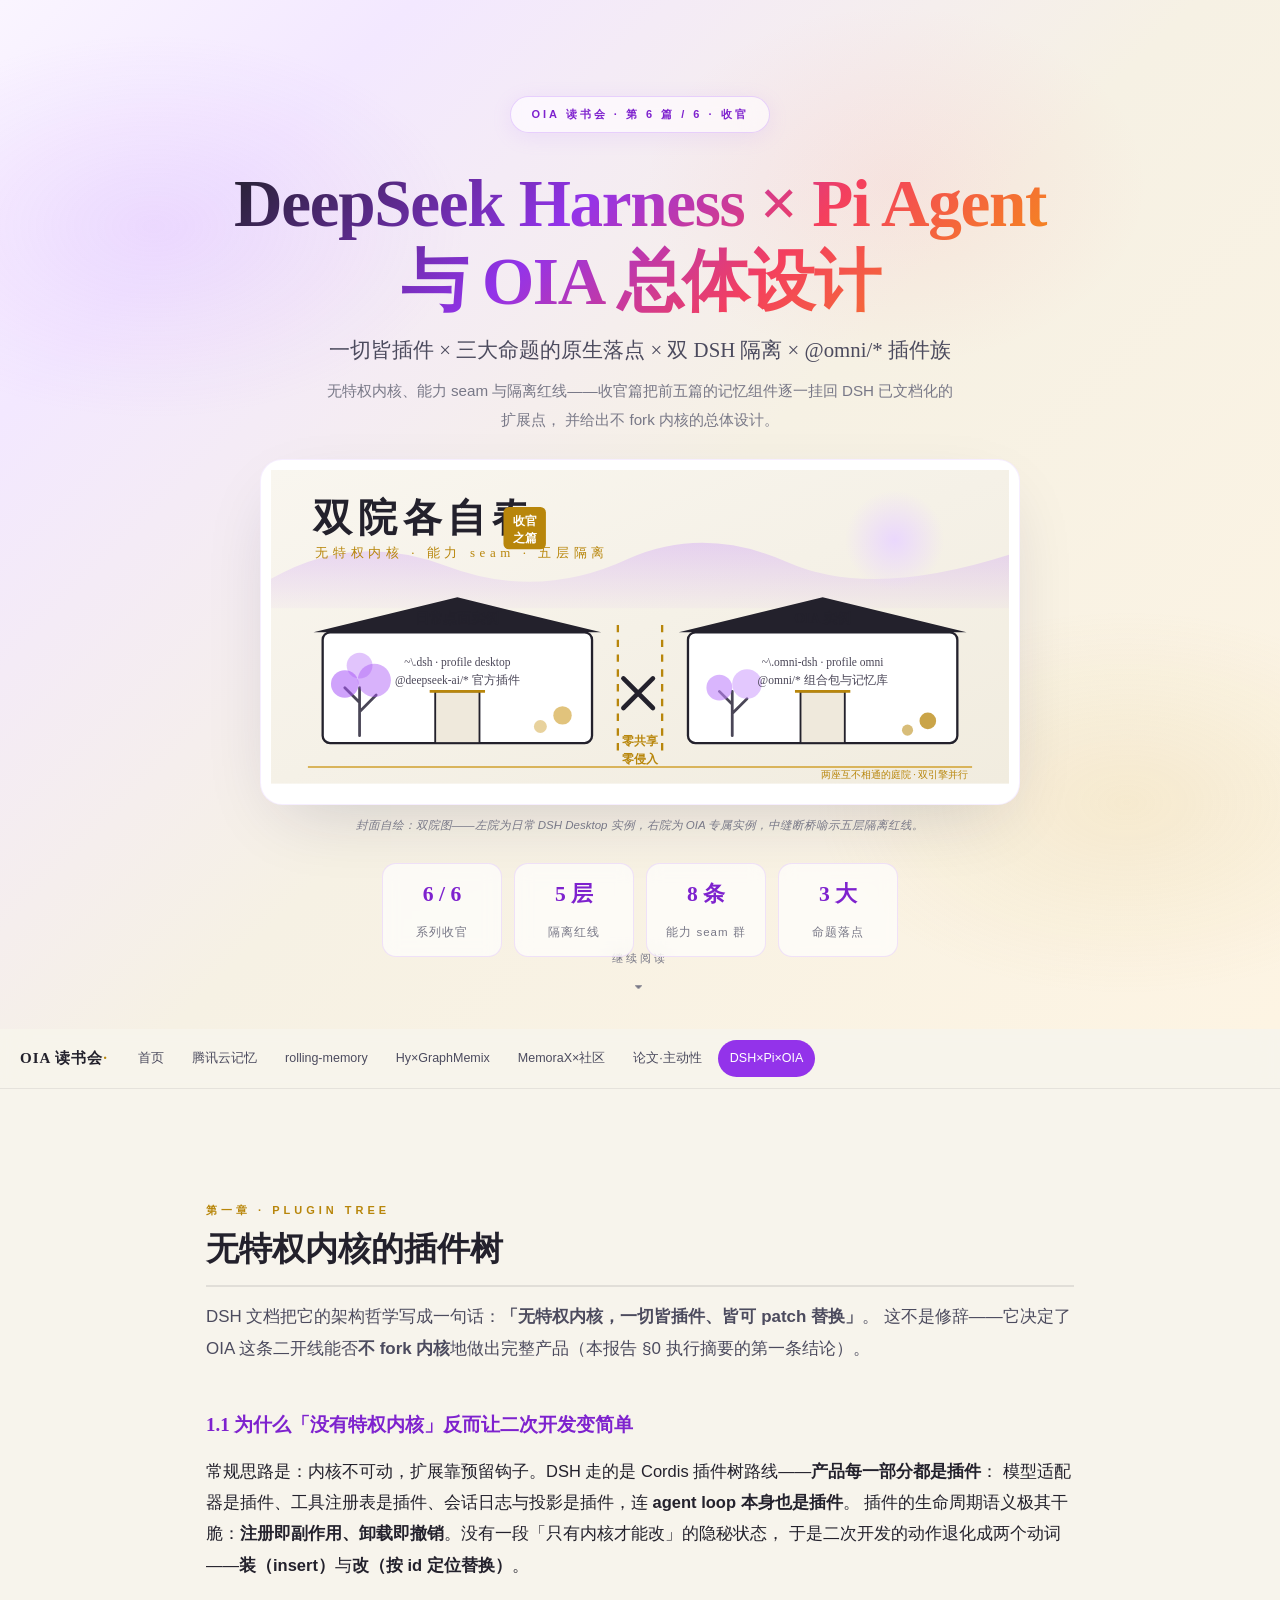
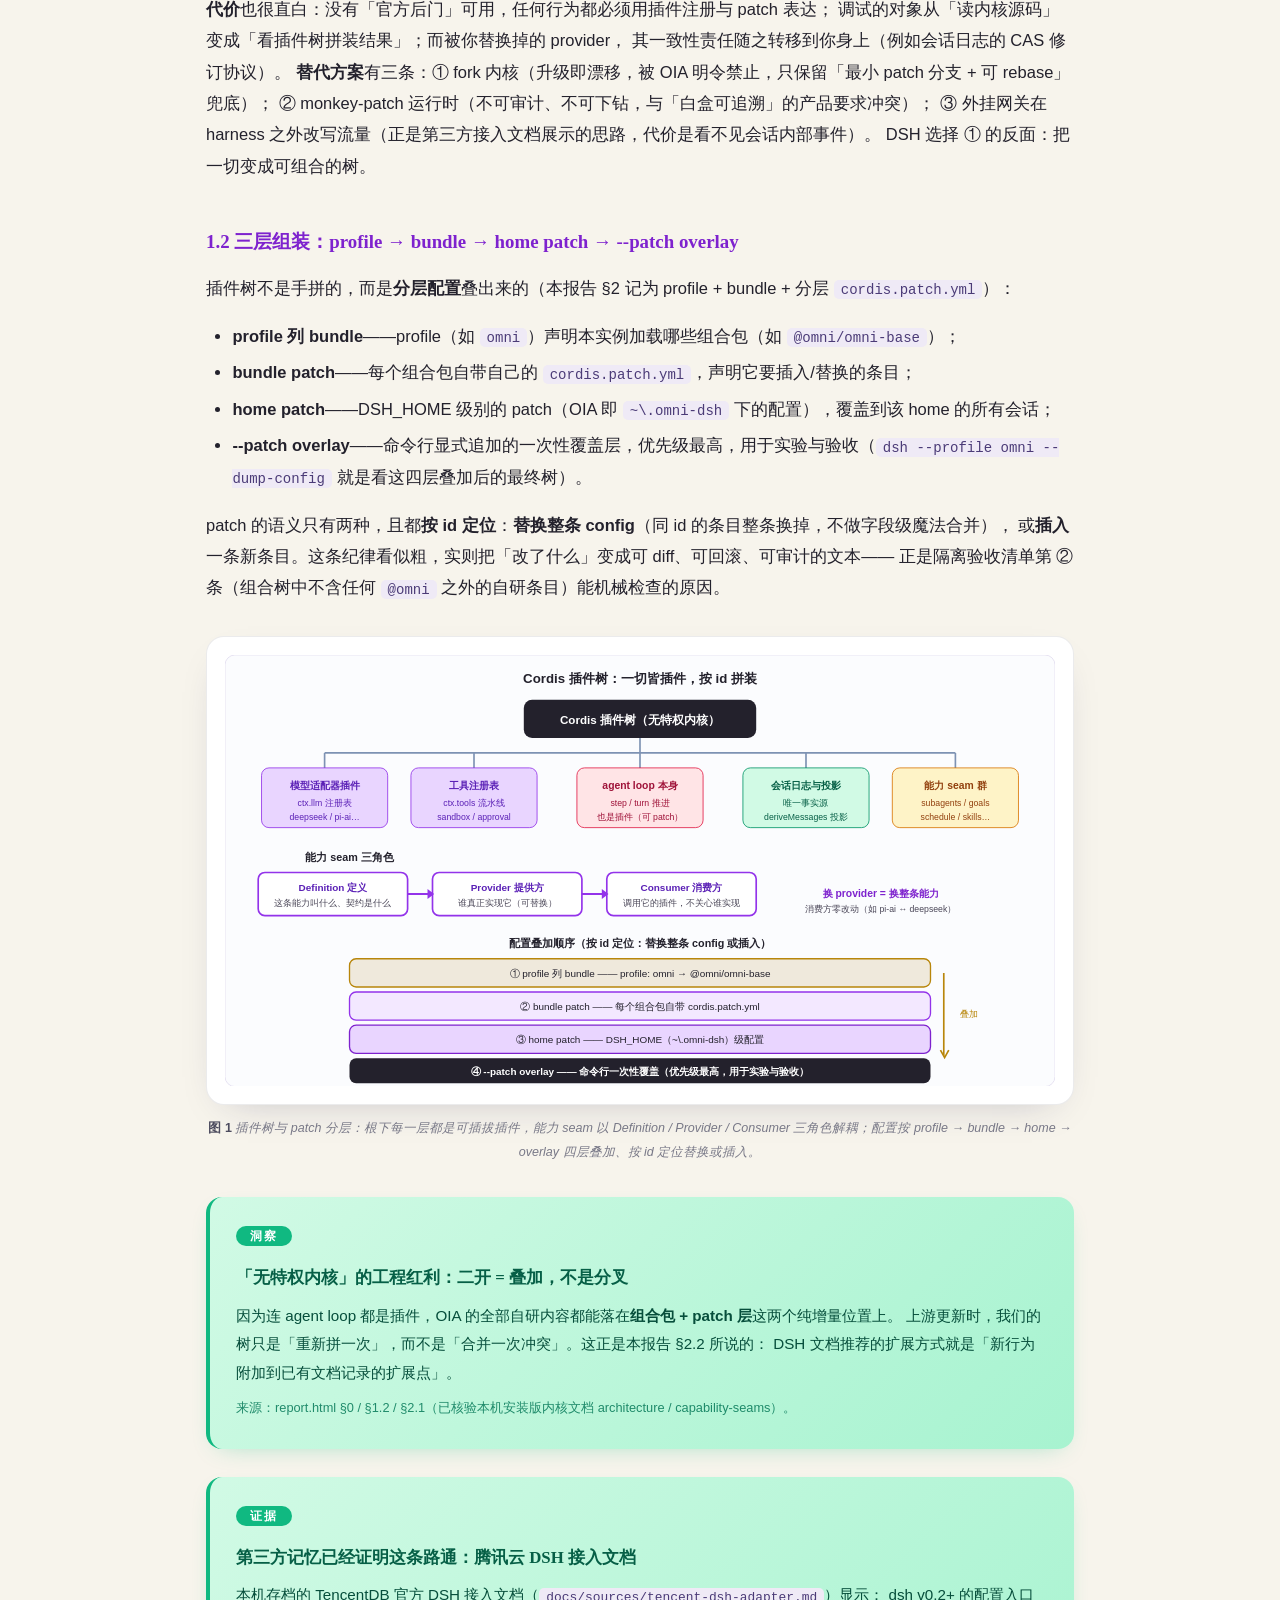
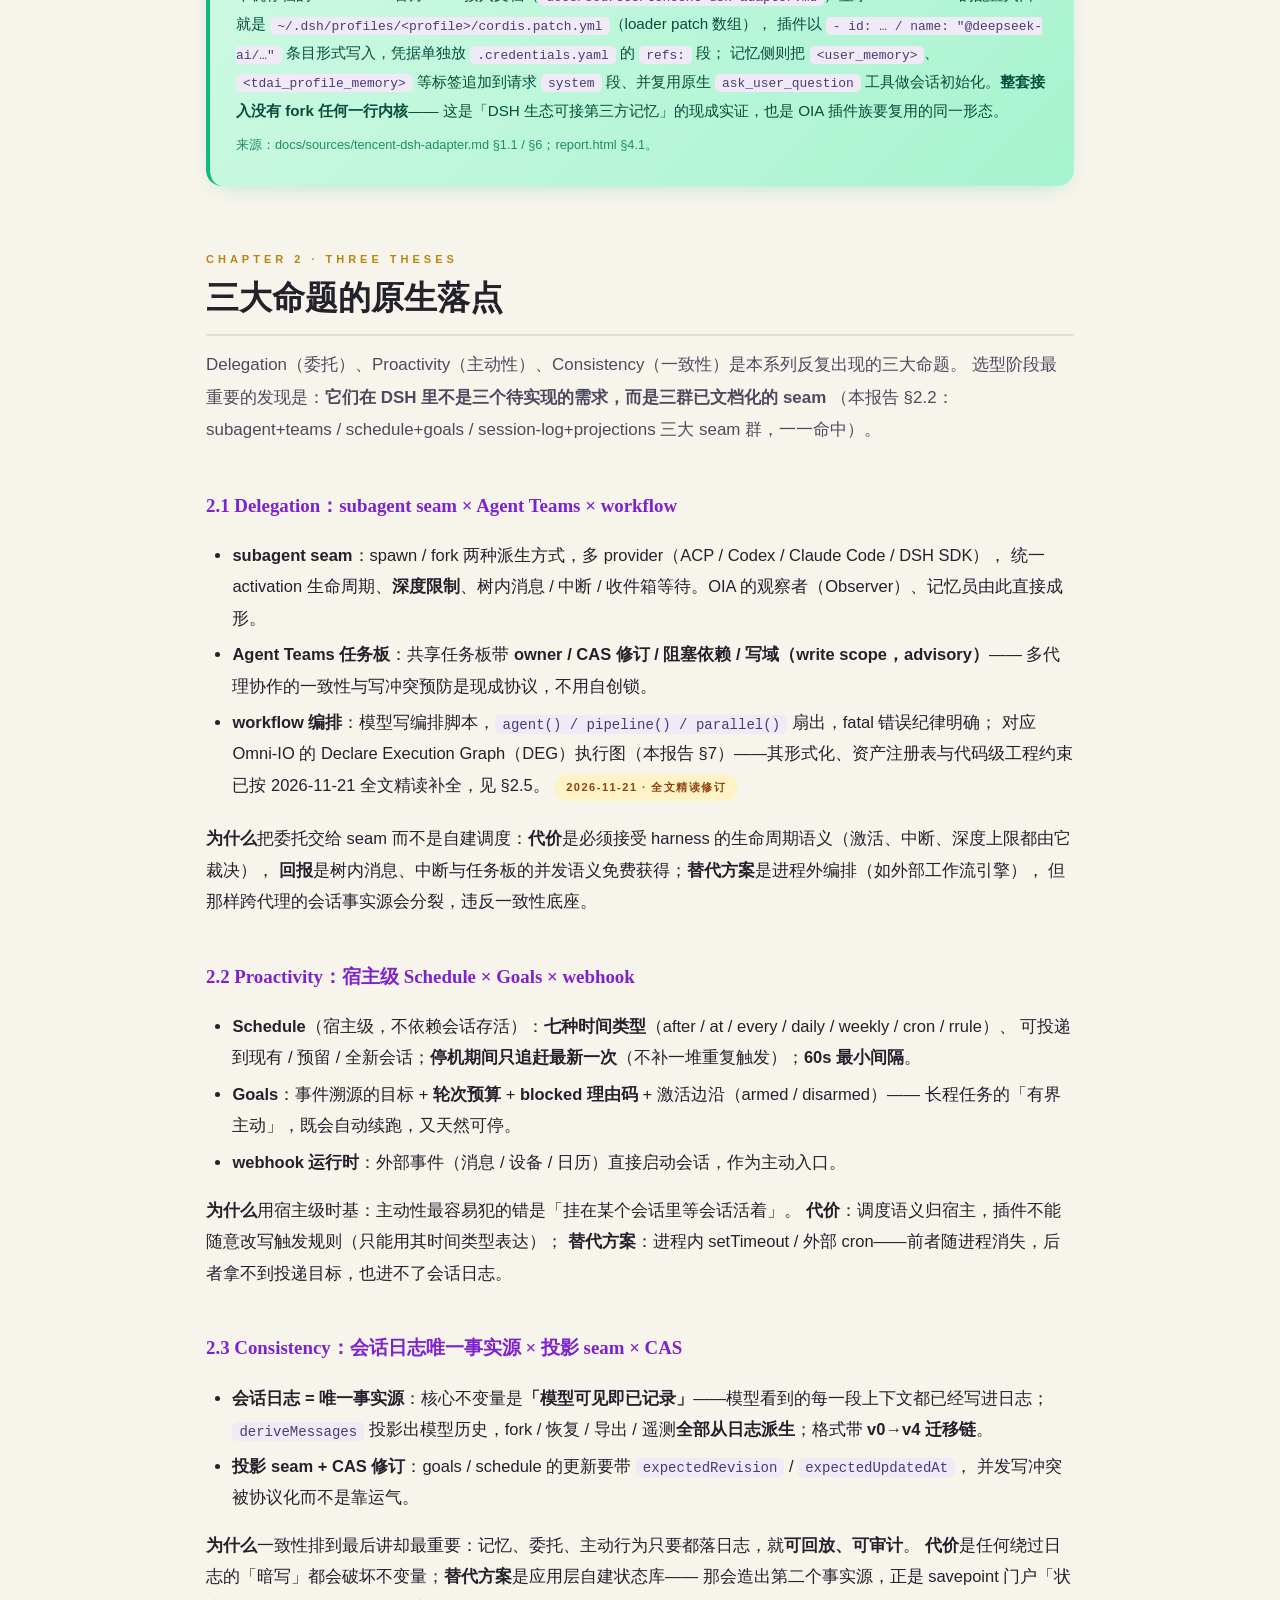
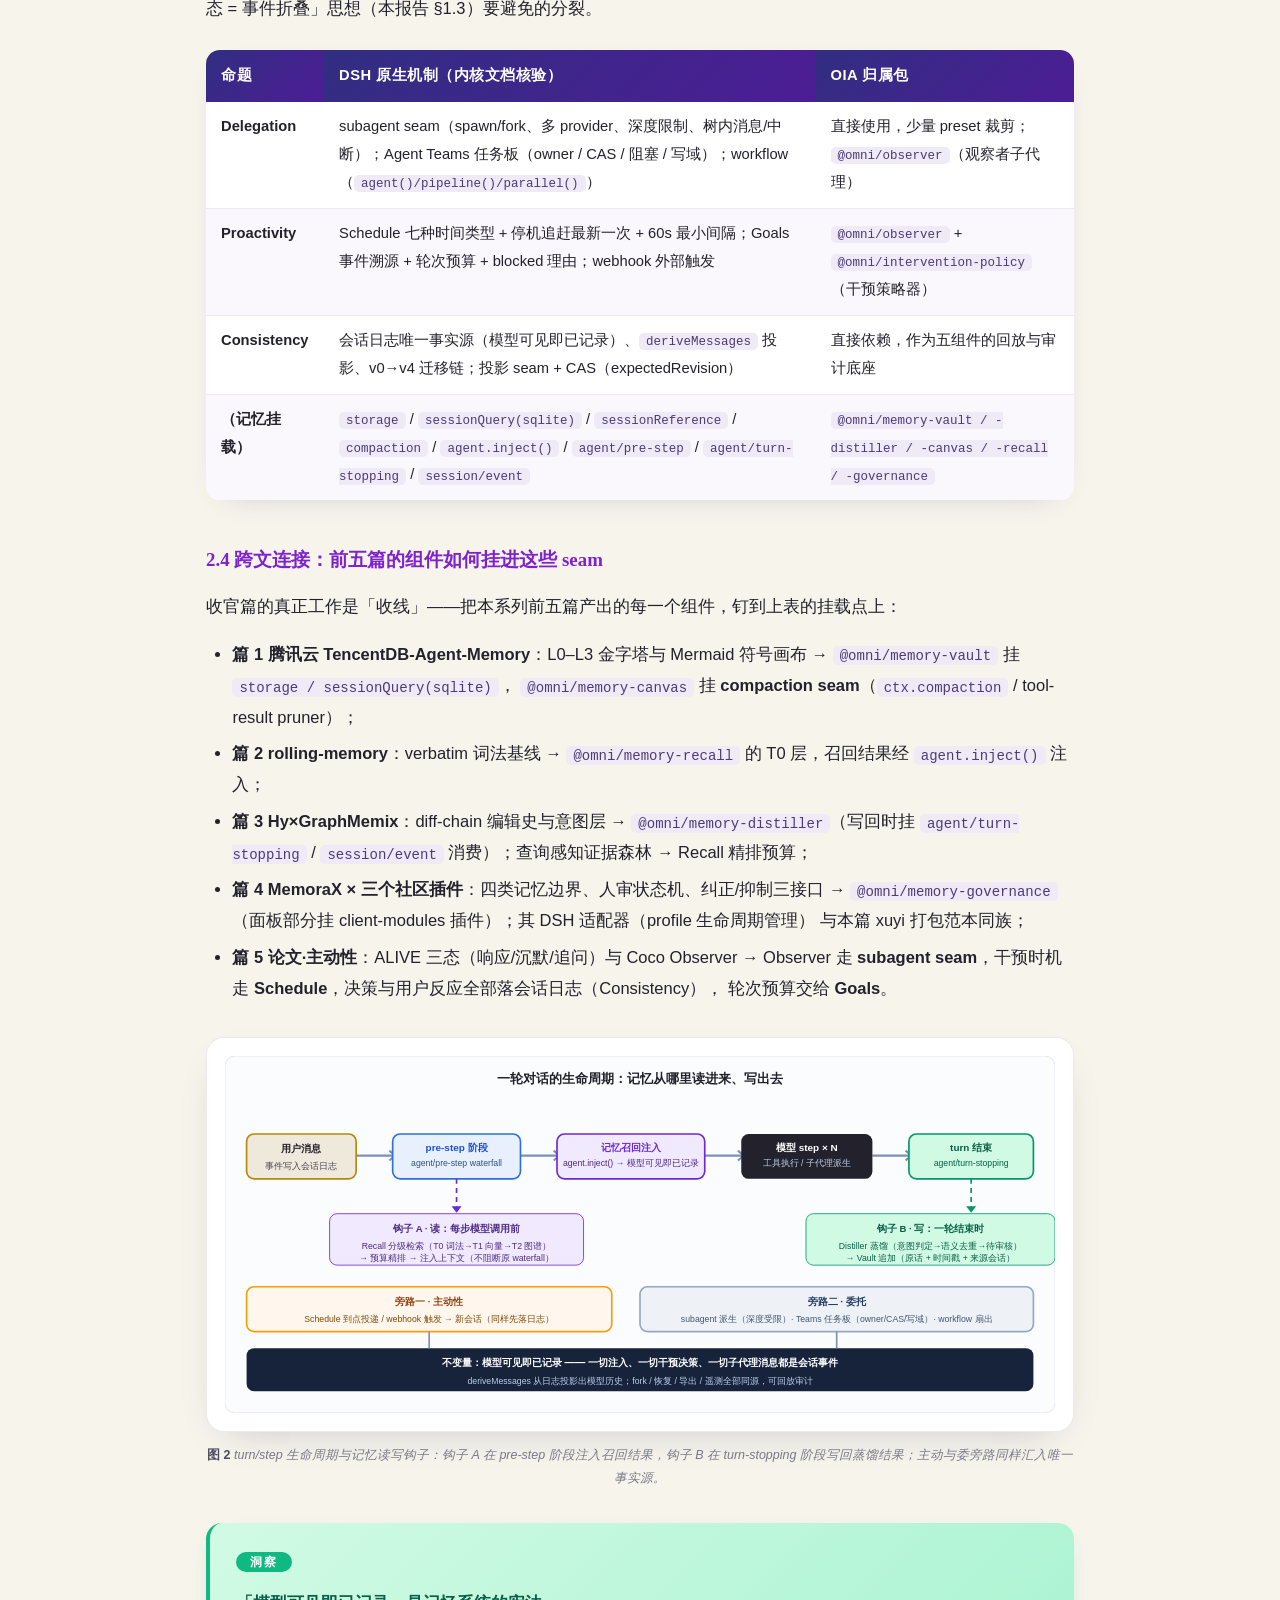
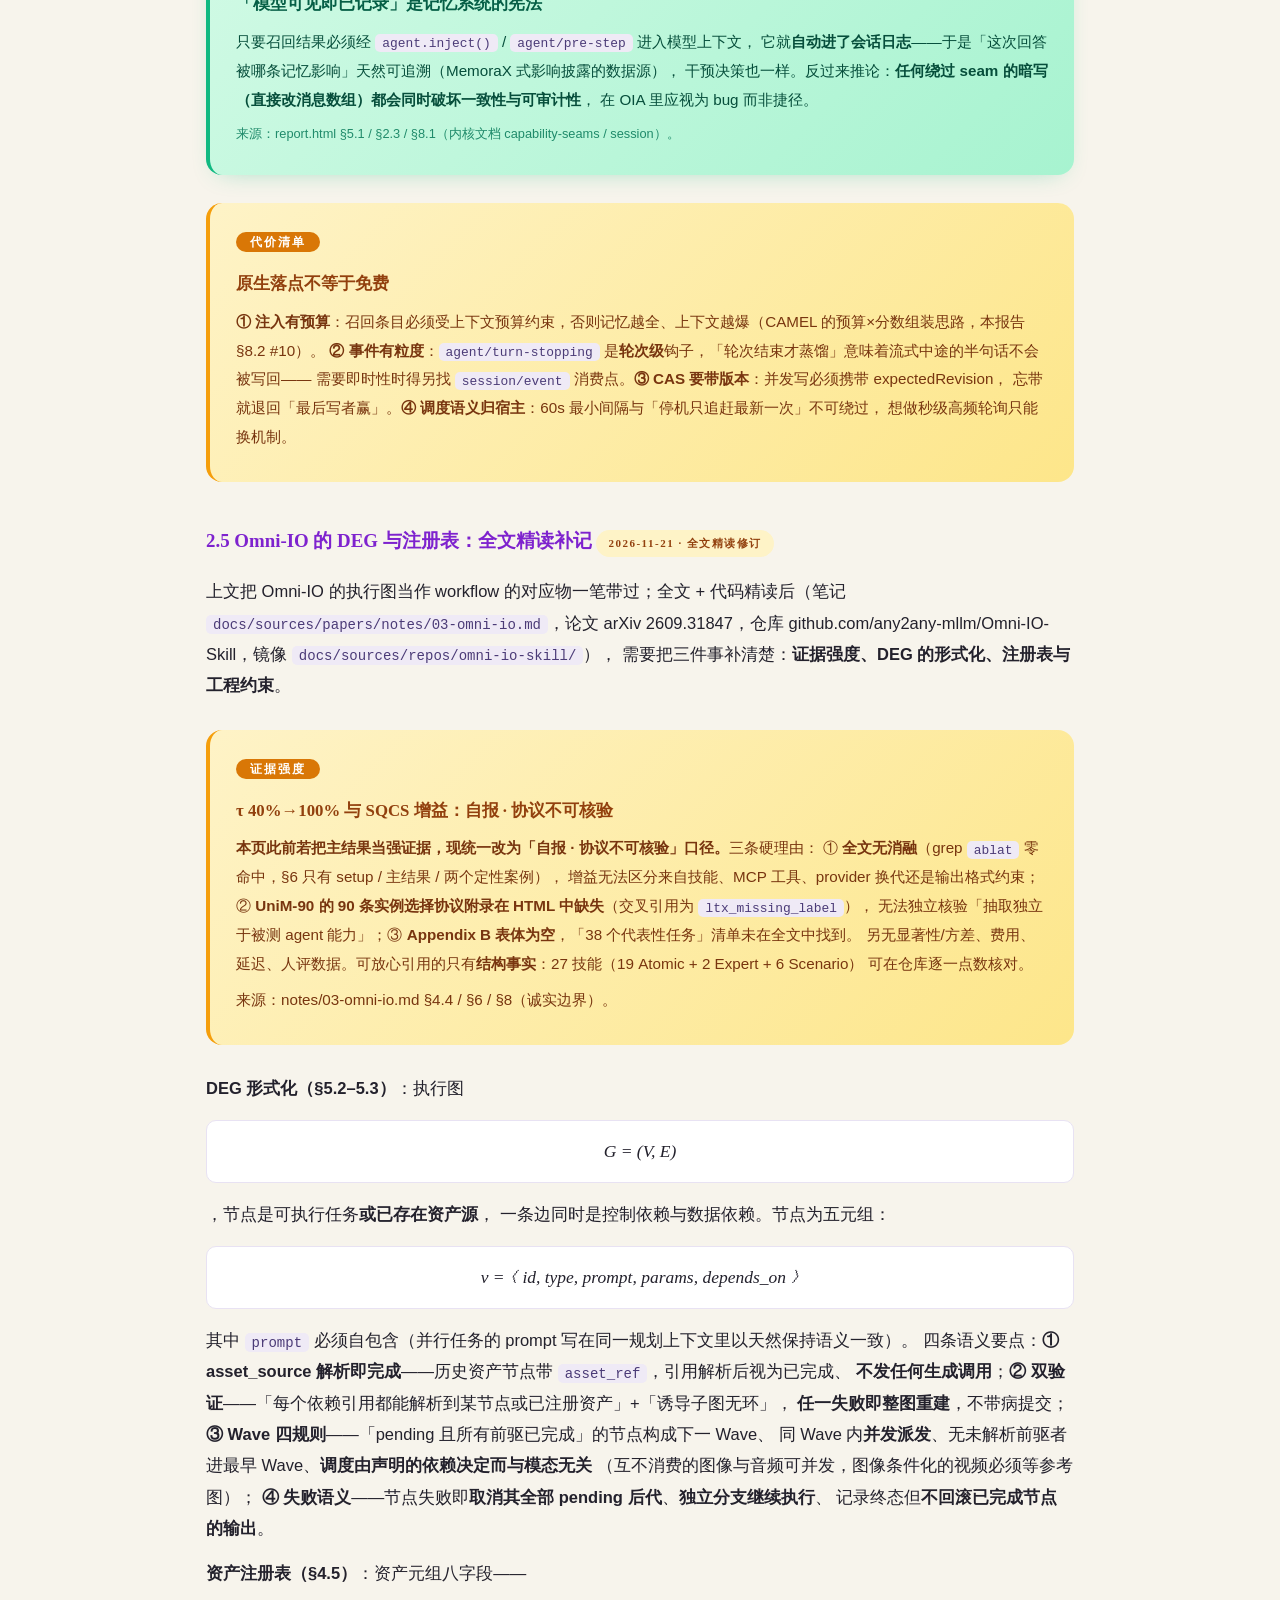
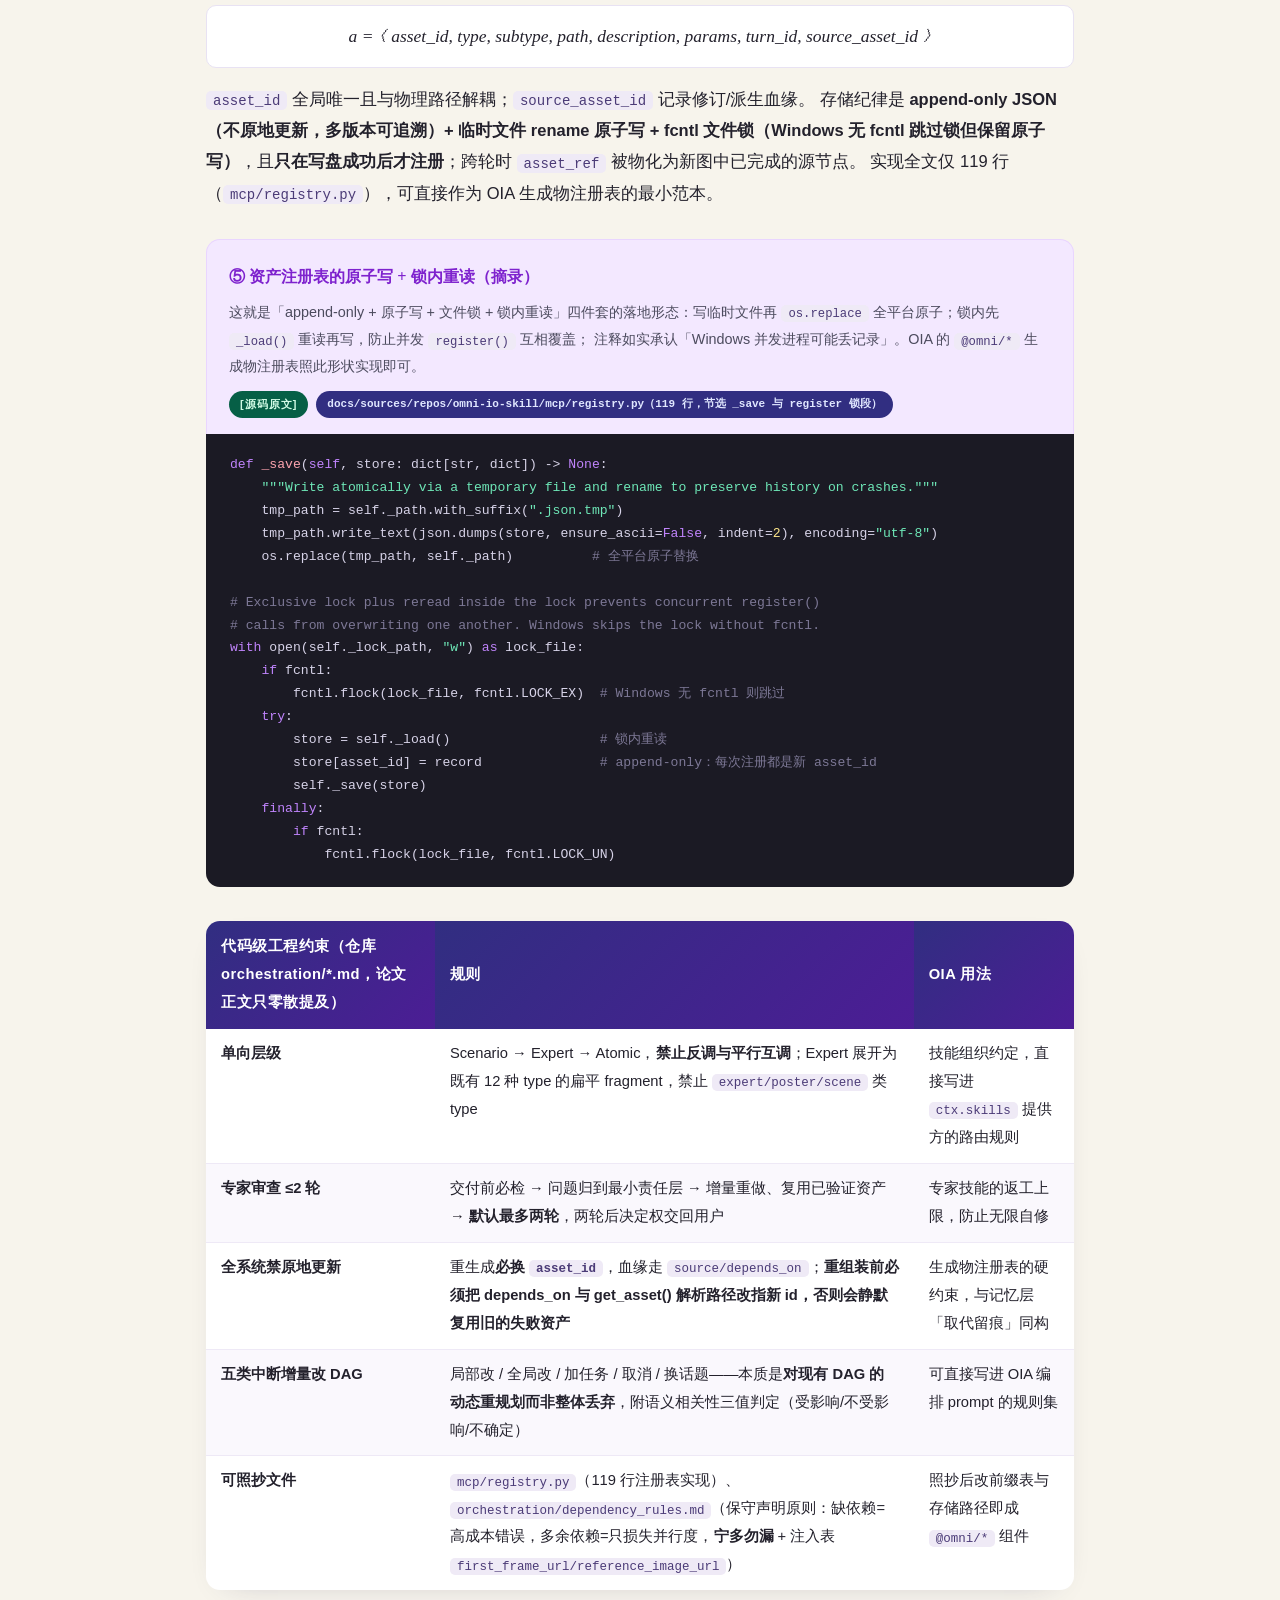
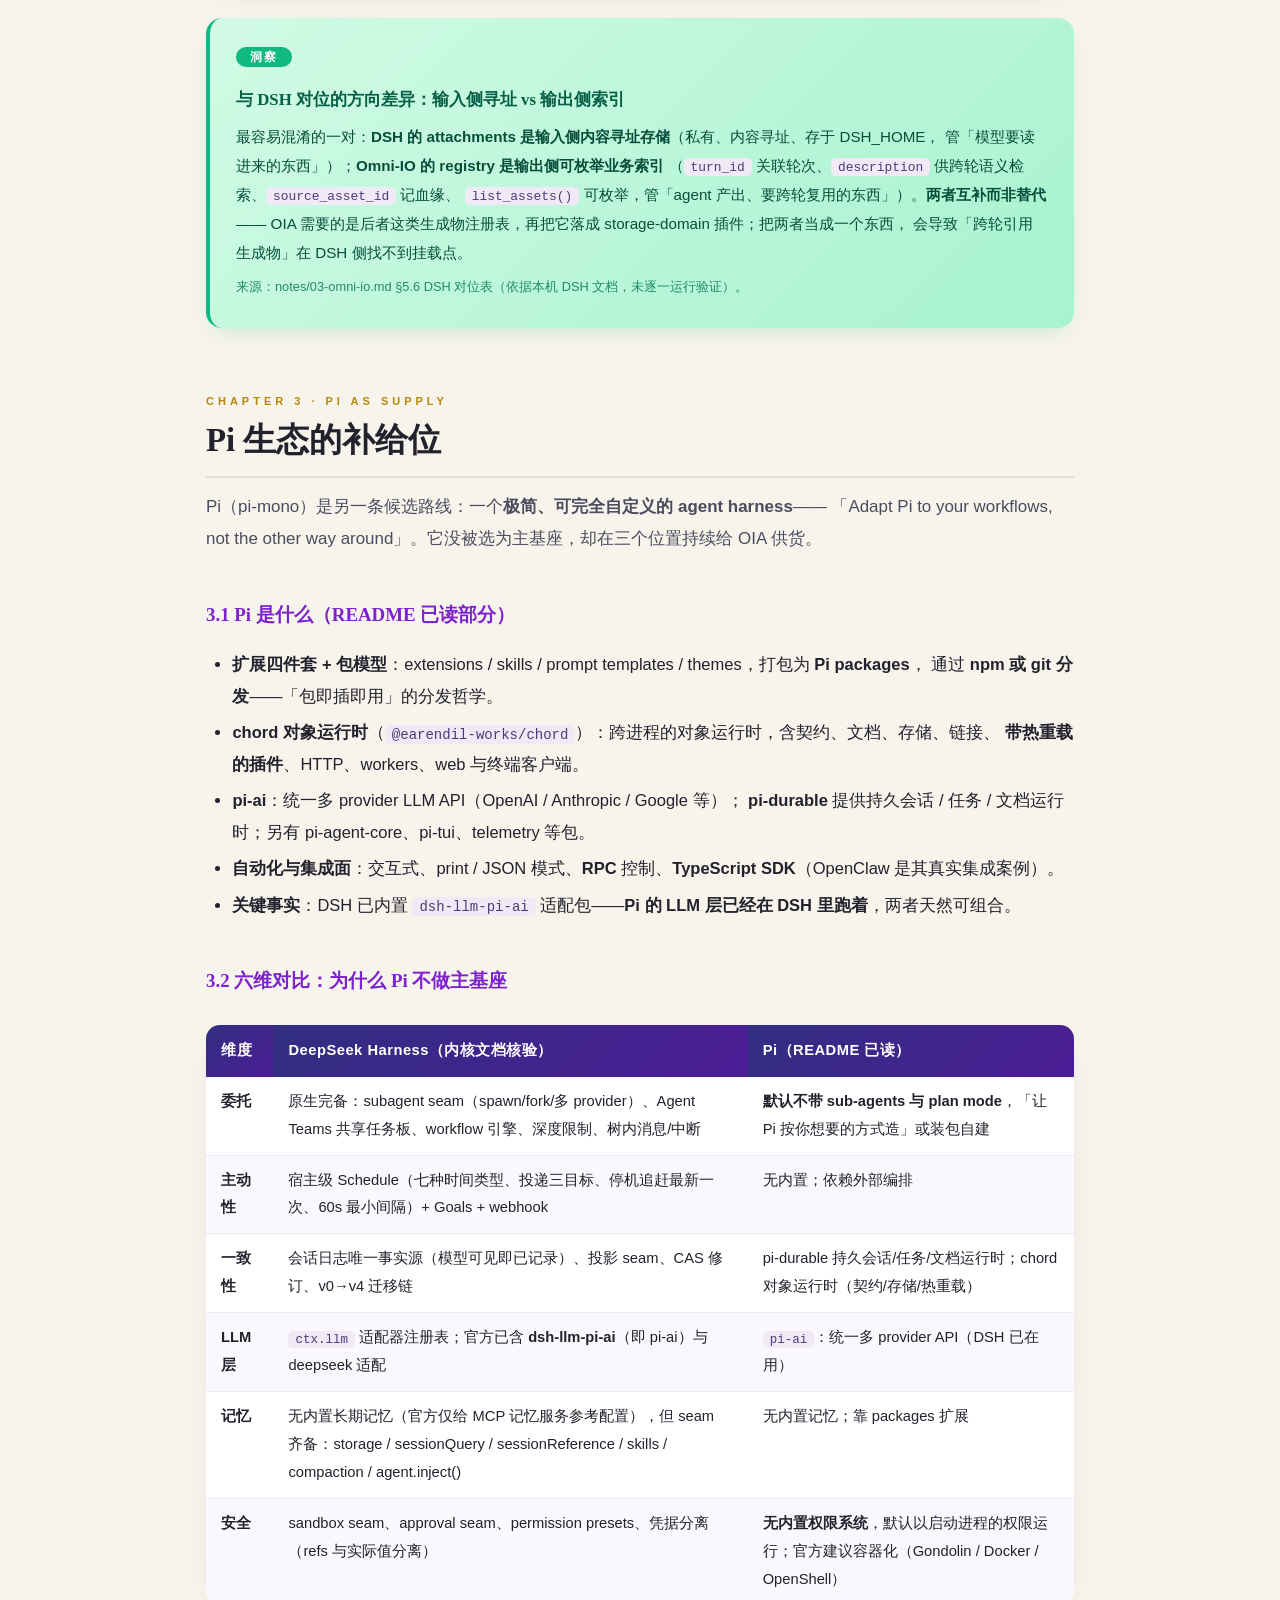
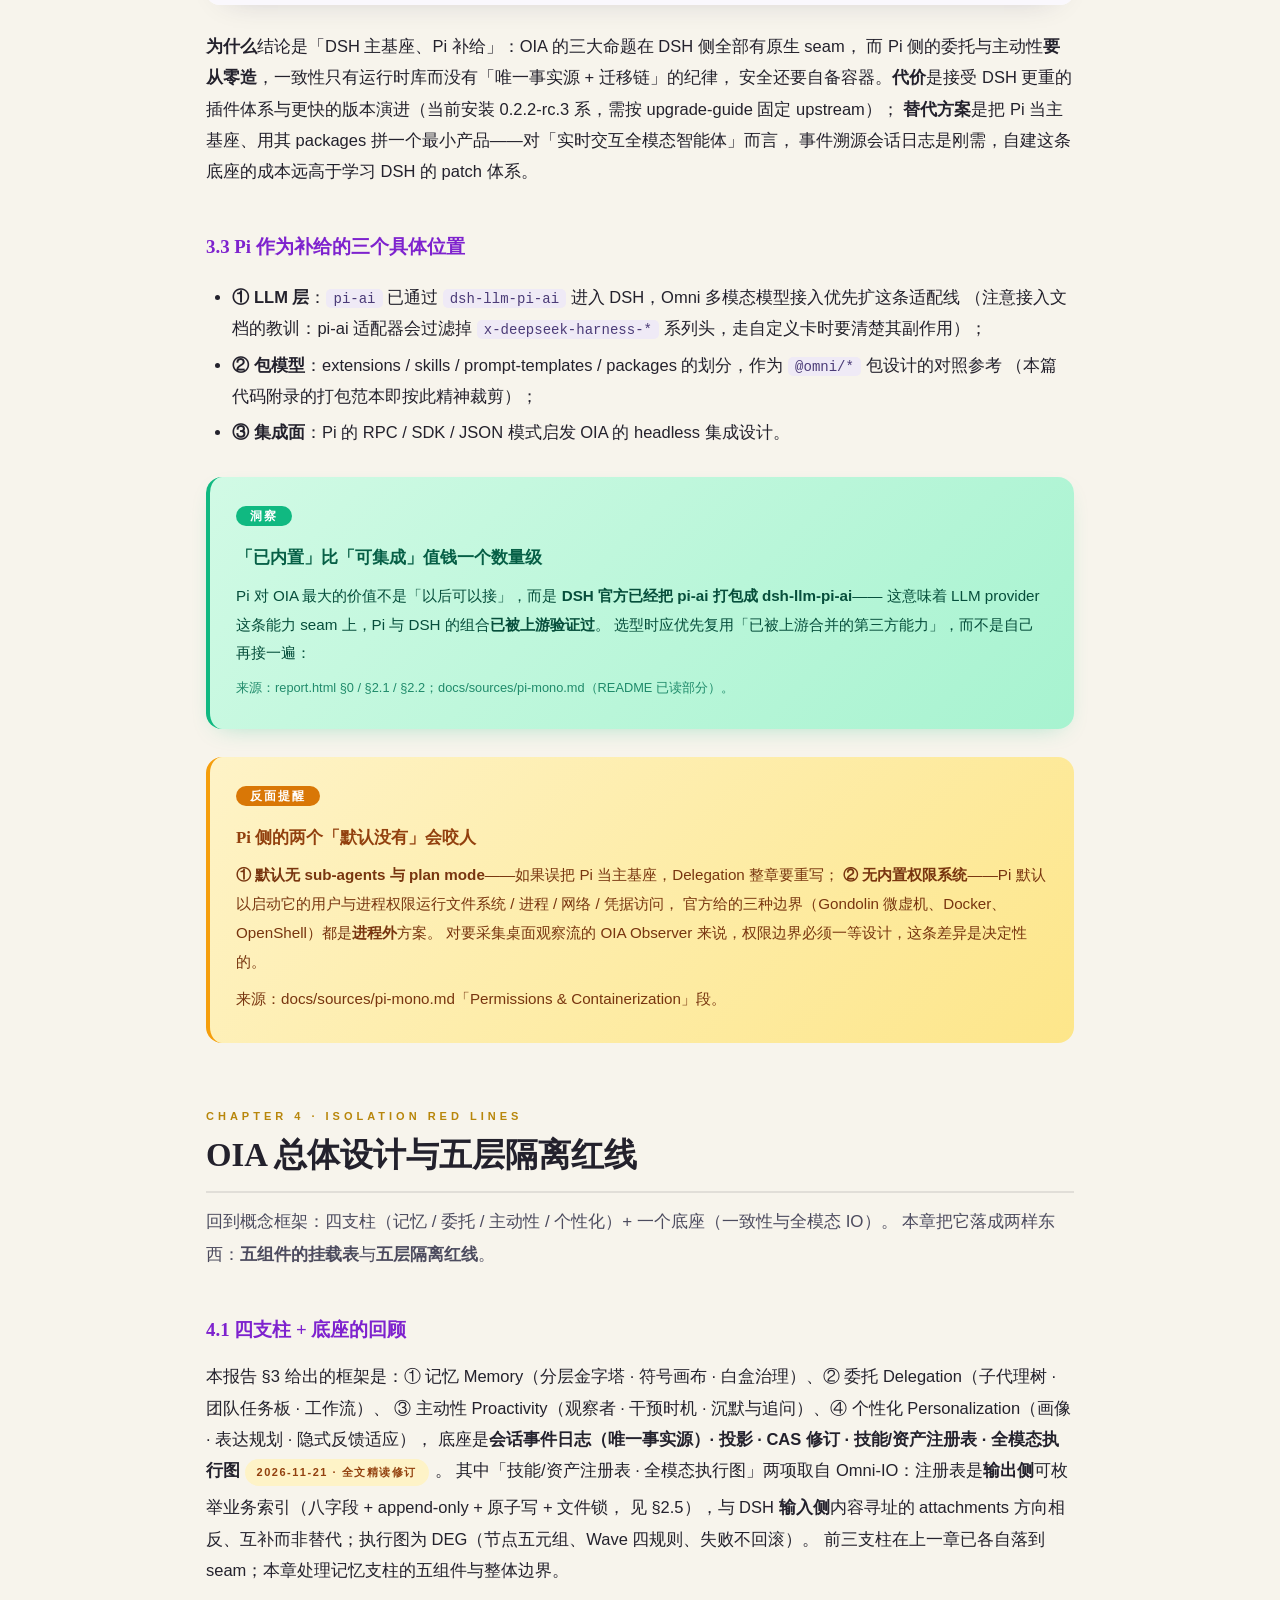
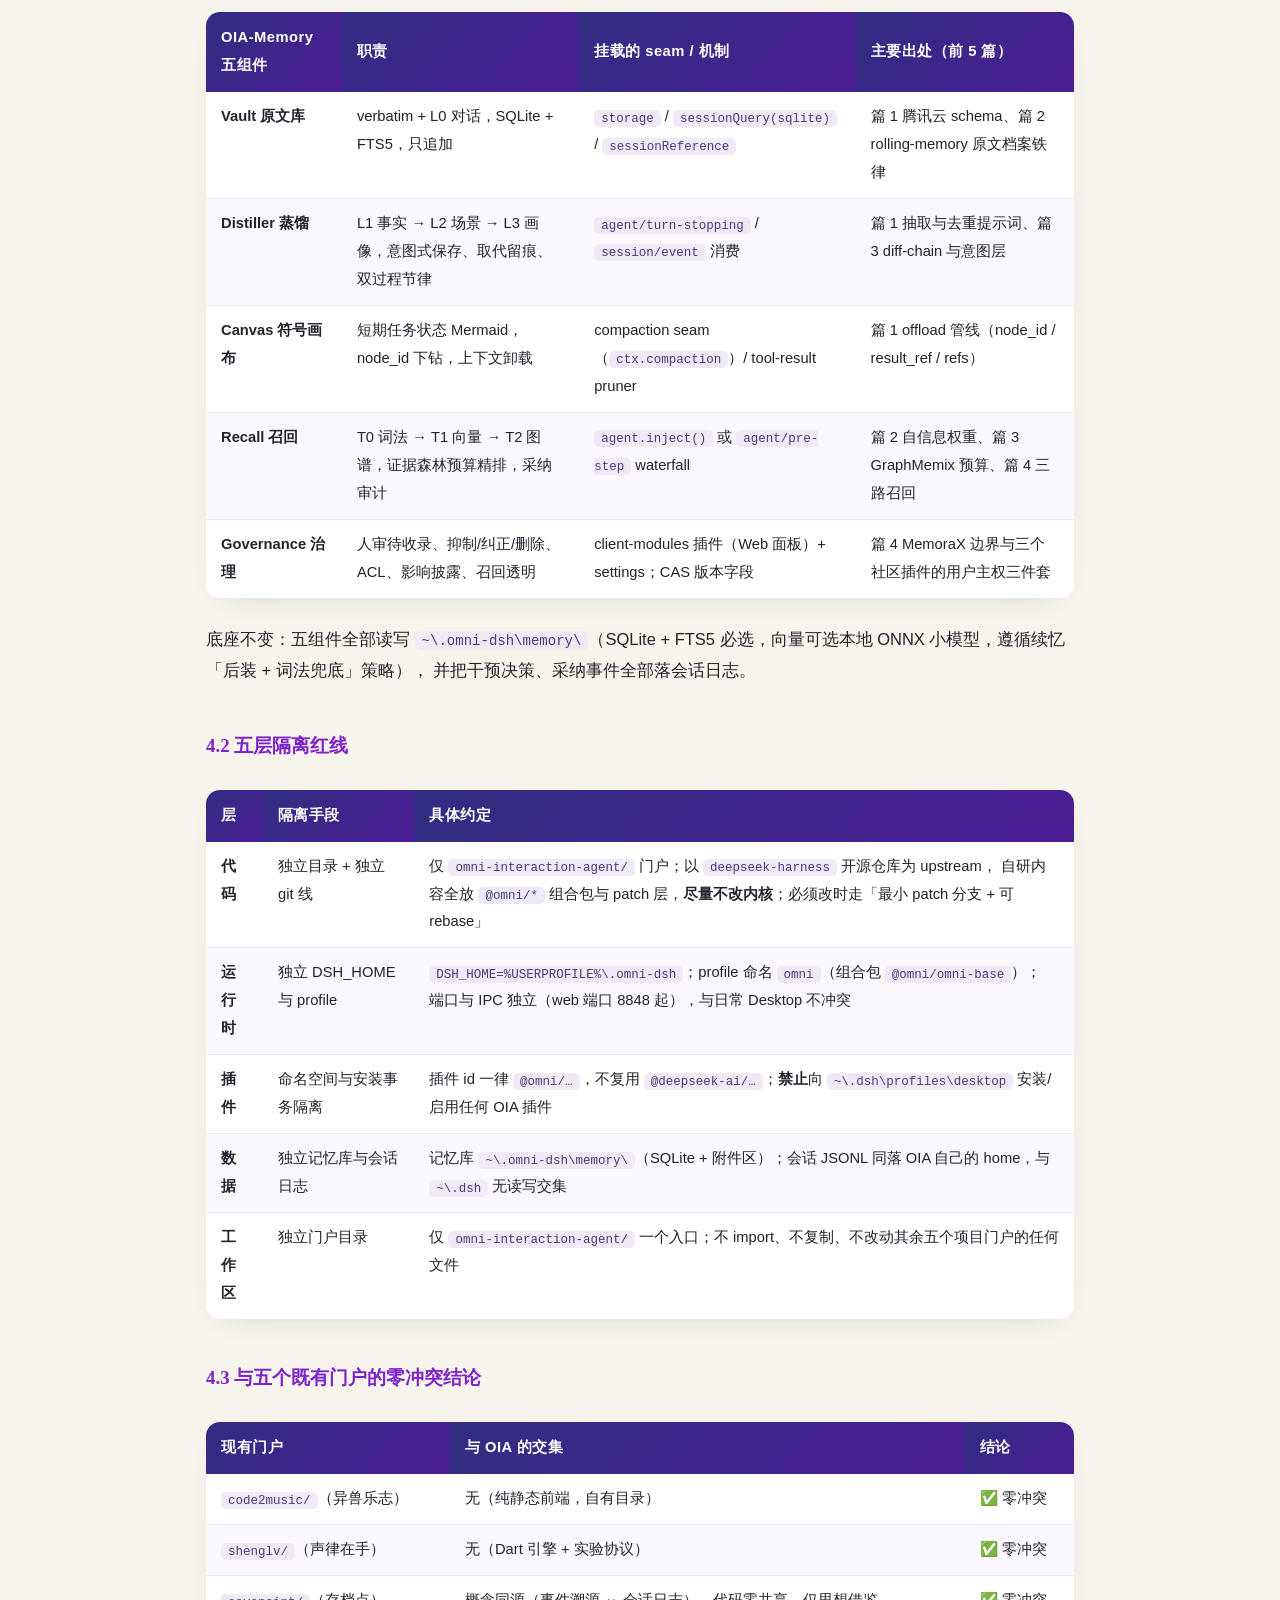
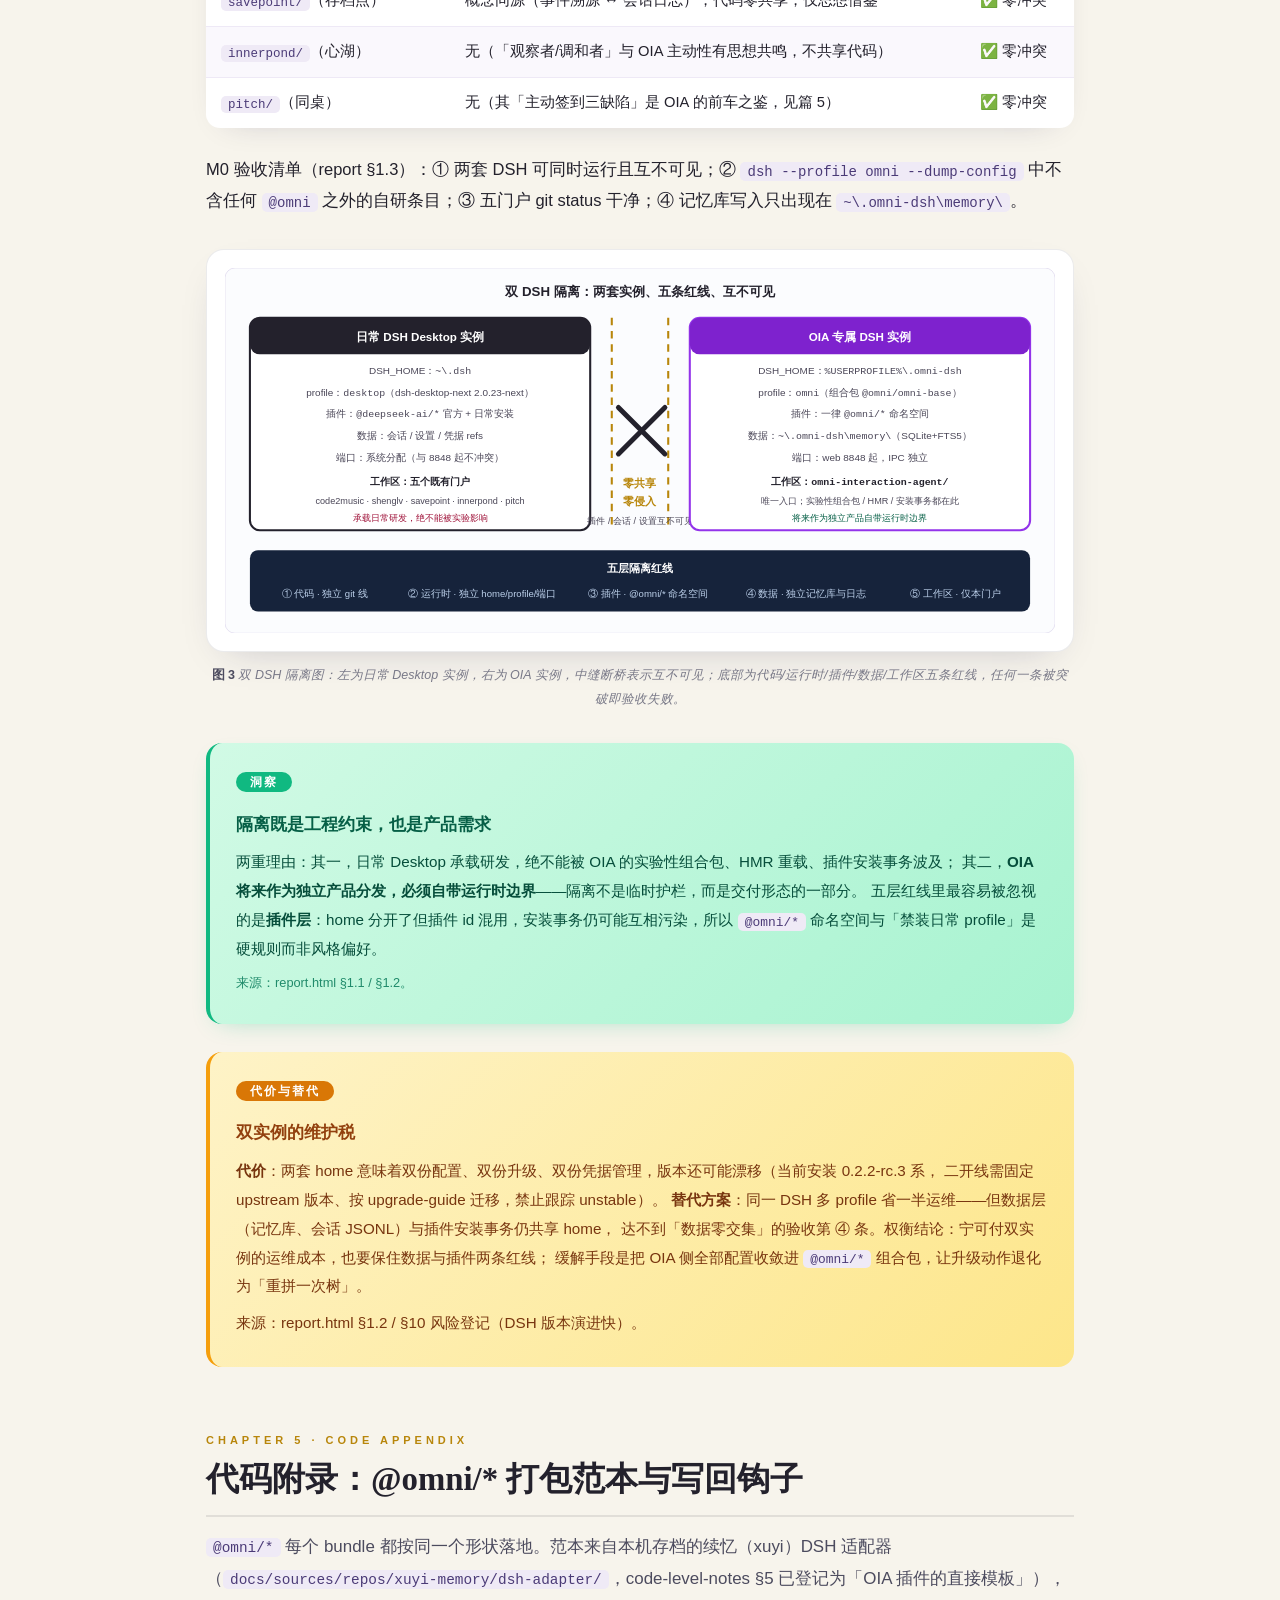
<file: blog/posts/06-dsh-pi-oia.html>
<!DOCTYPE html>
<html lang="zh-CN">
<head>
<meta charset="UTF-8">
<meta name="viewport" content="width=device-width, initial-scale=1">
<title>DeepSeek Harness × Pi Agent 与 OIA 总体设计：无特权内核、能力 seam 与隔离红线 · OIA 读书会 第 6 篇</title>
<link rel="stylesheet" href="../assets/css/style.css">
</head>
<body>

<!-- ================= HERO（模板 A） ================= -->
<header class="hero">
  <div class="hero-wrap">
    <div class="hero-badge">OIA 读书会 · 第 6 篇 / 6 · 收官</div>
    <h1>DeepSeek Harness × Pi Agent<br>与 OIA 总体设计</h1>
    <div class="hero-tagline">一切皆插件 × 三大命题的原生落点 × 双 DSH 隔离 × @omni/* 插件族</div>
    <div class="hero-desc">
      无特权内核、能力 seam 与隔离红线——收官篇把前五篇的记忆组件逐一挂回 DSH 已文档化的扩展点，
      并给出不 fork 内核的总体设计。
    </div>

    <div class="hero-art">
      <div class="cover-frame">
        <svg viewBox="0 0 800 340" width="100%" role="img" aria-label="水墨封面：两座互不相通的庭院">
          <defs>
            <linearGradient id="paper" x1="0" y1="0" x2="1" y2="1">
              <stop offset="0" stop-color="#f9f6ef"/><stop offset="1" stop-color="#f1ecdf"/>
            </linearGradient>
            <linearGradient id="wash" x1="0" y1="0" x2="0" y2="1">
              <stop offset="0" stop-color="#c084fc" stop-opacity="0.30"/>
              <stop offset="1" stop-color="#c084fc" stop-opacity="0.04"/>
            </linearGradient>
            <radialGradient id="moon" cx="0.5" cy="0.5" r="0.5">
              <stop offset="0" stop-color="#e9d5ff" stop-opacity="0.9"/>
              <stop offset="1" stop-color="#e9d5ff" stop-opacity="0"/>
            </radialGradient>
          </defs>

          <rect width="800" height="340" fill="url(#paper)"/>
          <!-- 远山淡紫 -->
          <path d="M0 118 Q90 66 190 104 T388 96 Q470 60 560 100 T800 92 L800 150 L0 150 Z" fill="url(#wash)"/>
          <circle cx="676" cy="76" r="54" fill="url(#moon)"/>
          <!-- 题字 -->
          <text x="46" y="66" font-family="Noto Serif SC, SimSun, serif" font-size="42" font-weight="900" fill="#23212c" letter-spacing="6">双院各自春</text>
          <text x="48" y="94" font-family="Noto Serif SC, SimSun, serif" font-size="14" fill="#b8860b" letter-spacing="5">无特权内核 · 能力 seam · 五层隔离</text>
          <!-- 泥金印章 -->
          <rect x="252" y="40" width="46" height="46" rx="6" fill="#b8860b"/>
          <text x="275" y="60" text-anchor="middle" font-family="Noto Serif SC, SimSun, serif" font-size="13" font-weight="700" fill="#fff">收官</text>
          <text x="275" y="78" text-anchor="middle" font-family="Noto Serif SC, SimSun, serif" font-size="13" font-weight="700" fill="#fff">之篇</text>

          <!-- 左庭院：日常 DSH -->
          <g>
            <rect x="56" y="176" width="292" height="120" rx="8" fill="#ffffff" stroke="#23212c" stroke-width="2.5"/>
            <path d="M46 176 L202 138 L358 176 Z" fill="#23212c"/>
            <rect x="178" y="240" width="48" height="56" fill="#efe9dc" stroke="#23212c" stroke-width="2"/>
            <path d="M172 240 h60" stroke="#b8860b" stroke-width="3"/>
            <!-- 庭中树（插件树意象） -->
            <path d="M96 288 v-52 M96 252 l-16 -16 M96 262 l18 -18" stroke="#4a4657" stroke-width="3" fill="none" stroke-linecap="round"/>
            <circle cx="80" cy="232" r="15" fill="#a855f7" fill-opacity="0.55"/>
            <circle cx="112" cy="228" r="18" fill="#a855f7" fill-opacity="0.45"/>
            <circle cx="96" cy="212" r="14" fill="#a855f7" fill-opacity="0.35"/>
            <circle cx="316" cy="266" r="10" fill="#d9b45b" fill-opacity="0.8"/>
            <circle cx="292" cy="278" r="7" fill="#d9b45b" fill-opacity="0.6"/>
            <text x="202" y="166" text-anchor="middle" font-family="Noto Serif SC, SimSun, serif" font-size="15" font-weight="700" fill="#23212c">日常桌面实例</text>
            <text x="202" y="212" text-anchor="middle" font-family="Noto Serif SC, SimSun, serif" font-size="12.5" fill="#4a4657">~\.dsh · profile desktop</text>
            <text x="202" y="232" text-anchor="middle" font-family="Noto Serif SC, SimSun, serif" font-size="12.5" fill="#4a4657">@deepseek-ai/* 官方插件</text>
          </g>

          <!-- 中缝：互不相通 -->
          <g>
            <path d="M376 168 v140" stroke="#b8860b" stroke-width="2.5" stroke-dasharray="8 8"/>
            <path d="M424 168 v140" stroke="#b8860b" stroke-width="2.5" stroke-dasharray="8 8"/>
            <path d="M382 226 l32 32 M414 226 l-32 32" stroke="#23212c" stroke-width="5" stroke-linecap="round"/>
            <text x="400" y="298" text-anchor="middle" font-family="Noto Serif SC, SimSun, serif" font-size="13" font-weight="700" fill="#b8860b">零共享</text>
            <text x="400" y="318" text-anchor="middle" font-family="Noto Serif SC, SimSun, serif" font-size="13" font-weight="700" fill="#b8860b">零侵入</text>
          </g>

          <!-- 右庭院：OIA -->
          <g>
            <rect x="452" y="176" width="292" height="120" rx="8" fill="#ffffff" stroke="#23212c" stroke-width="2.5"/>
            <path d="M442 176 L598 138 L754 176 Z" fill="#23212c"/>
            <rect x="574" y="240" width="48" height="56" fill="#efe9dc" stroke="#23212c" stroke-width="2"/>
            <path d="M568 240 h60" stroke="#b8860b" stroke-width="3"/>
            <!-- 庭中双树 -->
            <path d="M500 288 v-48 M500 254 l-14 -14 M500 264 l16 -16" stroke="#4a4657" stroke-width="3" fill="none" stroke-linecap="round"/>
            <circle cx="486" cy="236" r="14" fill="#c084fc" fill-opacity="0.6"/>
            <circle cx="516" cy="232" r="16" fill="#c084fc" fill-opacity="0.45"/>
            <circle cx="712" cy="272" r="9" fill="#b8860b" fill-opacity="0.75"/>
            <circle cx="690" cy="282" r="6" fill="#b8860b" fill-opacity="0.55"/>
            <text x="598" y="166" text-anchor="middle" font-family="Noto Serif SC, SimSun, serif" font-size="15" font-weight="700" fill="#23212c">OIA 实例</text>
            <text x="598" y="212" text-anchor="middle" font-family="Noto Serif SC, SimSun, serif" font-size="12.5" fill="#4a4657">~\.omni-dsh · profile omni</text>
            <text x="598" y="232" text-anchor="middle" font-family="Noto Serif SC, SimSun, serif" font-size="12.5" fill="#4a4657">@omni/* 组合包与记忆库</text>
          </g>

          <!-- 底部泥金地线 -->
          <path d="M40 322 H760" stroke="#d9b45b" stroke-width="2"/>
          <text x="756" y="334" text-anchor="end" font-family="Noto Serif SC, SimSun, serif" font-size="11" fill="#b8860b">两座互不相通的庭院 · 双引擎并行</text>
        </svg>
      </div>
      <div class="hero-caption">封面自绘：双院图——左院为日常 DSH Desktop 实例，右院为 OIA 专属实例，中缝断桥喻示五层隔离红线。</div>
    </div>

    <div class="hero-stats">
      <div class="stat"><b>6 / 6</b><span>系列收官</span></div>
      <div class="stat"><b>5 层</b><span>隔离红线</span></div>
      <div class="stat"><b>8 条</b><span>能力 seam 群</span></div>
      <div class="stat"><b>3 大</b><span>命题落点</span></div>
    </div>
  </div>
  <div class="scroll-hint">继续阅读<span>▾</span></div>
</header>

<!-- ================= 导航条 ================= -->
<nav class="navbar">
  <span class="brand">OIA 读书会<i>·</i></span>
  <a href="../index.html">首页</a>
  <a href="01-tencentdb-memory.html">腾讯云记忆</a>
  <a href="02-rolling-memory.html">rolling-memory</a>
  <a href="03-hy-graphmemix.html">Hy×GraphMemix</a>
  <a href="04-memorax-community.html">MemoraX×社区</a>
  <a href="05-omni-papers.html">论文·主动性</a>
  <a class="active" href="06-dsh-pi-oia.html">DSH×Pi×OIA</a>
</nav>

<div class="wrap">

<!-- ================= 第 1 章 ================= -->
<section class="chapter">
  <div class="chapter-no">第一章 · PLUGIN TREE</div>
  <h2 class="chapter-title">无特权内核的插件树</h2>

  <p class="lead">
    DSH 文档把它的架构哲学写成一句话：<b>「无特权内核，一切皆插件、皆可 patch 替换」</b>。
    这不是修辞——它决定了 OIA 这条二开线能否<b>不 fork 内核</b>地做出完整产品（本报告 §0 执行摘要的第一条结论）。
  </p>

  <h3>1.1 为什么「没有特权内核」反而让二次开发变简单</h3>
  <p>
    常规思路是：内核不可动，扩展靠预留钩子。DSH 走的是 Cordis 插件树路线——<b>产品每一部分都是插件</b>：
    模型适配器是插件、工具注册表是插件、会话日志与投影是插件，连 <b>agent loop 本身也是插件</b>。
    插件的生命周期语义极其干脆：<b>注册即副作用、卸载即撤销</b>。没有一段「只有内核才能改」的隐秘状态，
    于是二次开发的动作退化成两个动词——<b>装（insert）</b>与<b>改（按 id 定位替换）</b>。
  </p>
  <p>
    <b>代价</b>也很直白：没有「官方后门」可用，任何行为都必须用插件注册与 patch 表达；
    调试的对象从「读内核源码」变成「看插件树拼装结果」；而被你替换掉的 provider，
    其一致性责任随之转移到你身上（例如会话日志的 CAS 修订协议）。
    <b>替代方案</b>有三条：① fork 内核（升级即漂移，被 OIA 明令禁止，只保留「最小 patch 分支 + 可 rebase」兜底）；
    ② monkey-patch 运行时（不可审计、不可下钻，与「白盒可追溯」的产品要求冲突）；
    ③ 外挂网关在 harness 之外改写流量（正是第三方接入文档展示的思路，代价是看不见会话内部事件）。
    DSH 选择 ① 的反面：把一切变成可组合的树。
  </p>

  <h3>1.2 三层组装：profile → bundle → home patch → --patch overlay</h3>
  <p>
    插件树不是手拼的，而是<b>分层配置</b>叠出来的（本报告 §2 记为 profile + bundle + 分层 <code>cordis.patch.yml</code>）：
  </p>
  <ul>
    <li><b>profile 列 bundle</b>——profile（如 <code>omni</code>）声明本实例加载哪些组合包（如 <code>@omni/omni-base</code>）；</li>
    <li><b>bundle patch</b>——每个组合包自带自己的 <code>cordis.patch.yml</code>，声明它要插入/替换的条目；</li>
    <li><b>home patch</b>——DSH_HOME 级别的 patch（OIA 即 <code>~\.omni-dsh</code> 下的配置），覆盖到该 home 的所有会话；</li>
    <li><b>--patch overlay</b>——命令行显式追加的一次性覆盖层，优先级最高，用于实验与验收（<code>dsh --profile omni --dump-config</code> 就是看这四层叠加后的最终树）。</li>
  </ul>
  <p>
    patch 的语义只有两种，且都<b>按 id 定位</b>：<b>替换整条 config</b>（同 id 的条目整条换掉，不做字段级魔法合并），
    或<b>插入</b>一条新条目。这条纪律看似粗，实则把「改了什么」变成可 diff、可回滚、可审计的文本——
    正是隔离验收清单第 ② 条（组合树中不含任何 <code>@omni</code> 之外的自研条目）能机械检查的原因。
  </p>

  <div class="svg-figure">
    <div class="svg-card">
      <svg viewBox="0 0 1000 520" width="100%" role="img" aria-label="插件树与 patch 分层图">
        <rect x="0" y="0" width="1000" height="520" rx="12" fill="#fbfcfe" stroke="#e3ddf0"/>
        <text x="500" y="34" text-anchor="middle" font-size="16" font-weight="bold" fill="#23212c">Cordis 插件树：一切皆插件，按 id 拼装</text>

        <!-- 根 -->
        <rect x="360" y="54" width="280" height="46" rx="10" fill="#23212c"/>
        <text x="500" y="83" text-anchor="middle" font-size="14" font-weight="bold" fill="#ffffff">Cordis 插件树（无特权内核）</text>

        <!-- 第一层节点 -->
        <g stroke="#7d92b3" stroke-width="2" fill="none">
          <path d="M500 100 v18 M120 118 H880 M120 118 v18 M300 118 v18 M500 118 v18 M700 118 v18 M880 118 v18"/>
        </g>
        <g>
          <rect x="44" y="136" width="152" height="72" rx="9" fill="#e9d5ff" stroke="#9333ea"/>
          <text x="120" y="162" text-anchor="middle" font-size="12.5" font-weight="bold" fill="#5b21b6">模型适配器插件</text>
          <text x="120" y="182" text-anchor="middle" font-size="10.5" fill="#5b21b6">ctx.llm 注册表</text>
          <text x="120" y="199" text-anchor="middle" font-size="10.5" fill="#5b21b6">deepseek / pi-ai…</text>

          <rect x="224" y="136" width="152" height="72" rx="9" fill="#e9d5ff" stroke="#9333ea"/>
          <text x="300" y="162" text-anchor="middle" font-size="12.5" font-weight="bold" fill="#5b21b6">工具注册表</text>
          <text x="300" y="182" text-anchor="middle" font-size="10.5" fill="#5b21b6">ctx.tools 流水线</text>
          <text x="300" y="199" text-anchor="middle" font-size="10.5" fill="#5b21b6">sandbox / approval</text>

          <rect x="424" y="136" width="152" height="72" rx="9" fill="#ffe4e6" stroke="#e11d48"/>
          <text x="500" y="162" text-anchor="middle" font-size="12.5" font-weight="bold" fill="#9f1239">agent loop 本身</text>
          <text x="500" y="182" text-anchor="middle" font-size="10.5" fill="#9f1239">step / turn 推进</text>
          <text x="500" y="199" text-anchor="middle" font-size="10.5" fill="#9f1239">也是插件（可 patch）</text>

          <rect x="624" y="136" width="152" height="72" rx="9" fill="#d1fae5" stroke="#059669"/>
          <text x="700" y="162" text-anchor="middle" font-size="12.5" font-weight="bold" fill="#065f46">会话日志与投影</text>
          <text x="700" y="182" text-anchor="middle" font-size="10.5" fill="#065f46">唯一事实源</text>
          <text x="700" y="199" text-anchor="middle" font-size="10.5" fill="#065f46">deriveMessages 投影</text>

          <rect x="804" y="136" width="152" height="72" rx="9" fill="#fef3c7" stroke="#d97706"/>
          <text x="880" y="162" text-anchor="middle" font-size="12.5" font-weight="bold" fill="#92400e">能力 seam 群</text>
          <text x="880" y="182" text-anchor="middle" font-size="10.5" fill="#92400e">subagents / goals</text>
          <text x="880" y="199" text-anchor="middle" font-size="10.5" fill="#92400e">schedule / skills…</text>
        </g>

        <!-- 三角色 seam -->
        <text x="150" y="248" text-anchor="middle" font-size="13" font-weight="bold" fill="#23212c">能力 seam 三角色</text>
        <g>
          <rect x="40" y="262" width="180" height="52" rx="8" fill="#ffffff" stroke="#9333ea" stroke-width="2"/>
          <text x="130" y="284" text-anchor="middle" font-size="12" font-weight="bold" fill="#5b21b6">Definition 定义</text>
          <text x="130" y="303" text-anchor="middle" font-size="10.5" fill="#4a4657">这条能力叫什么、契约是什么</text>

          <rect x="250" y="262" width="180" height="52" rx="8" fill="#ffffff" stroke="#9333ea" stroke-width="2"/>
          <text x="340" y="284" text-anchor="middle" font-size="12" font-weight="bold" fill="#5b21b6">Provider 提供方</text>
          <text x="340" y="303" text-anchor="middle" font-size="10.5" fill="#4a4657">谁真正实现它（可替换）</text>

          <rect x="460" y="262" width="180" height="52" rx="8" fill="#ffffff" stroke="#9333ea" stroke-width="2"/>
          <text x="550" y="284" text-anchor="middle" font-size="12" font-weight="bold" fill="#5b21b6">Consumer 消费方</text>
          <text x="550" y="303" text-anchor="middle" font-size="10.5" fill="#4a4657">调用它的插件，不关心谁实现</text>

          <path d="M220 288 h30 M430 288 h30" stroke="#9333ea" stroke-width="2.5"/>
          <path d="M244 282 l8 6 l-8 6 M454 282 l8 6 l-8 6" fill="#9333ea"/>
        </g>
        <text x="790" y="292" text-anchor="middle" font-size="12.5" font-weight="bold" fill="#7e22ce">换 provider = 换整条能力</text>
        <text x="790" y="310" text-anchor="middle" font-size="10.5" fill="#4a4657">消费方零改动（如 pi-ai ↔ deepseek）</text>

        <!-- patch 分层 -->
        <text x="500" y="352" text-anchor="middle" font-size="13" font-weight="bold" fill="#23212c">配置叠加顺序（按 id 定位：替换整条 config 或插入）</text>
        <g>
          <rect x="150" y="366" width="700" height="34" rx="8" fill="#efe9dc" stroke="#b8860b" stroke-width="1.6"/>
          <text x="500" y="388" text-anchor="middle" font-size="12" fill="#23212c">① profile 列 bundle —— profile: omni → @omni/omni-base</text>

          <rect x="150" y="406" width="700" height="34" rx="8" fill="#f3e8ff" stroke="#9333ea" stroke-width="1.6"/>
          <text x="500" y="428" text-anchor="middle" font-size="12" fill="#23212c">② bundle patch —— 每个组合包自带 cordis.patch.yml</text>

          <rect x="150" y="446" width="700" height="34" rx="8" fill="#e9d5ff" stroke="#7e22ce" stroke-width="1.6"/>
          <text x="500" y="468" text-anchor="middle" font-size="12" fill="#23212c">③ home patch —— DSH_HOME（~\.omni-dsh）级配置</text>

          <rect x="150" y="486" width="700" height="30" rx="8" fill="#23212c"/>
          <text x="500" y="506" text-anchor="middle" font-size="12" font-weight="bold" fill="#ffffff">④ --patch overlay —— 命令行一次性覆盖（优先级最高，用于实验与验收）</text>

          <path d="M866 383 v100 M862 476 l5 9 l5 -9" stroke="#b8860b" stroke-width="2" fill="none"/>
          <text x="886" y="436" font-size="11" fill="#b8860b">叠加</text>
        </g>
      </svg>
    </div>
    <figcaption><b>图 1</b> 插件树与 patch 分层：根下每一层都是可插拔插件，能力 seam 以 Definition / Provider / Consumer 三角色解耦；配置按 profile → bundle → home → overlay 四层叠加、按 id 定位替换或插入。</figcaption>
  </div>

  <div class="insight-box">
    <span class="tag-insight">洞察</span>
    <h4>「无特权内核」的工程红利：二开 = 叠加，不是分叉</h4>
    <p>因为连 agent loop 都是插件，OIA 的全部自研内容都能落在<b>组合包 + patch 层</b>这两个纯增量位置上。
    上游更新时，我们的树只是「重新拼一次」，而不是「合并一次冲突」。这正是本报告 §2.2 所说的：
    DSH 文档推荐的扩展方式就是「新行为附加到已有文档记录的扩展点」。</p>
    <p class="cite">来源：report.html §0 / §1.2 / §2.1（已核验本机安装版内核文档 architecture / capability-seams）。</p>
  </div>

  <div class="insight-box">
    <span class="tag-insight">证据</span>
    <h4>第三方记忆已经证明这条路通：腾讯云 DSH 接入文档</h4>
    <p>本机存档的 TencentDB 官方 DSH 接入文档（<code>docs/sources/tencent-dsh-adapter.md</code>）显示：
    dsh v0.2+ 的配置入口就是 <code>~/.dsh/profiles/&lt;profile&gt;/cordis.patch.yml</code>（loader patch 数组），
    插件以 <code>- id: … / name: "@deepseek-ai/…"</code> 条目形式写入，凭据单独放 <code>.credentials.yaml</code> 的 <code>refs:</code> 段；
    记忆侧则把 <code>&lt;user_memory&gt;</code>、<code>&lt;tdai_profile_memory&gt;</code> 等标签追加到请求 <code>system</code> 段、并复用原生
    <code>ask_user_question</code> 工具做会话初始化。<b>整套接入没有 fork 任何一行内核</b>——
    这是「DSH 生态可接第三方记忆」的现成实证，也是 OIA 插件族要复用的同一形态。</p>
    <p class="cite">来源：docs/sources/tencent-dsh-adapter.md §1.1 / §6；report.html §4.1。</p>
  </div>
</section>

<!-- ================= 第 2 章 ================= -->
<section class="chapter">
  <div class="chapter-no">CHAPTER 2 · THREE THESES</div>
  <h2 class="chapter-title">三大命题的原生落点</h2>

  <p class="lead">
    Delegation（委托）、Proactivity（主动性）、Consistency（一致性）是本系列反复出现的三大命题。
    选型阶段最重要的发现是：<b>它们在 DSH 里不是三个待实现的需求，而是三群已文档化的 seam</b>
    （本报告 §2.2：subagent+teams / schedule+goals / session-log+projections 三大 seam 群，一一命中）。
  </p>

  <h3>2.1 Delegation：subagent seam × Agent Teams × workflow</h3>
  <ul>
    <li><b>subagent seam</b>：spawn / fork 两种派生方式，多 provider（ACP / Codex / Claude Code / DSH SDK），
    统一 activation 生命周期、<b>深度限制</b>、树内消息 / 中断 / 收件箱等待。OIA 的观察者（Observer）、记忆员由此直接成形。</li>
    <li><b>Agent Teams 任务板</b>：共享任务板带 <b>owner / CAS 修订 / 阻塞依赖 / 写域（write scope，advisory）</b>——
    多代理协作的一致性与写冲突预防是现成协议，不用自创锁。</li>
    <li><b>workflow 编排</b>：模型写编排脚本，<code>agent() / pipeline() / parallel()</code> 扇出，fatal 错误纪律明确；
    对应 Omni-IO 的 Declare Execution Graph（DEG）执行图（本报告 §7）——其形式化、资产注册表与代码级工程约束
    已按 2026-11-21 全文精读补全，见 §2.5。
    <span class="pill warm">2026-11-21 · 全文精读修订</span></li>
  </ul>
  <p><b>为什么</b>把委托交给 seam 而不是自建调度：<b>代价</b>是必须接受 harness 的生命周期语义（激活、中断、深度上限都由它裁决），
  <b>回报</b>是树内消息、中断与任务板的并发语义免费获得；<b>替代方案</b>是进程外编排（如外部工作流引擎），
  但那样跨代理的会话事实源会分裂，违反一致性底座。</p>

  <h3>2.2 Proactivity：宿主级 Schedule × Goals × webhook</h3>
  <ul>
    <li><b>Schedule</b>（宿主级，不依赖会话存活）：<b>七种时间类型</b>（after / at / every / daily / weekly / cron / rrule）、
    可投递到现有 / 预留 / 全新会话；<b>停机期间只追赶最新一次</b>（不补一堆重复触发）；<b>60s 最小间隔</b>。</li>
    <li><b>Goals</b>：事件溯源的目标 + <b>轮次预算</b> + <b>blocked 理由码</b> + 激活边沿（armed / disarmed）——
    长程任务的「有界主动」，既会自动续跑，又天然可停。</li>
    <li><b>webhook 运行时</b>：外部事件（消息 / 设备 / 日历）直接启动会话，作为主动入口。</li>
  </ul>
  <p><b>为什么</b>用宿主级时基：主动性最容易犯的错是「挂在某个会话里等会话活着」。
  <b>代价</b>：调度语义归宿主，插件不能随意改写触发规则（只能用其时间类型表达）；
  <b>替代方案</b>：进程内 setTimeout / 外部 cron——前者随进程消失，后者拿不到投递目标，也进不了会话日志。</p>

  <h3>2.3 Consistency：会话日志唯一事实源 × 投影 seam × CAS</h3>
  <ul>
    <li><b>会话日志 = 唯一事实源</b>：核心不变量是<b>「模型可见即已记录」</b>——模型看到的每一段上下文都已经写进日志；
    <code>deriveMessages</code> 投影出模型历史，fork / 恢复 / 导出 / 遥测<b>全部从日志派生</b>；格式带 <b>v0→v4 迁移链</b>。</li>
    <li><b>投影 seam + CAS 修订</b>：goals / schedule 的更新要带 <code>expectedRevision</code> / <code>expectedUpdatedAt</code>，
    并发写冲突被协议化而不是靠运气。</li>
  </ul>
  <p><b>为什么</b>一致性排到最后讲却最重要：记忆、委托、主动行为只要都落日志，就<b>可回放、可审计</b>。
  <b>代价</b>是任何绕过日志的「暗写」都会破坏不变量；<b>替代方案</b>是应用层自建状态库——
  那会造出第二个事实源，正是 savepoint 门户「状态 = 事件折叠」思想（本报告 §1.3）要避免的分裂。</p>

  <table class="tbl">
    <thead>
      <tr><th>命题</th><th>DSH 原生机制（内核文档核验）</th><th>OIA 归属包</th></tr>
    </thead>
    <tbody>
      <tr>
        <td><b>Delegation</b></td>
        <td>subagent seam（spawn/fork、多 provider、深度限制、树内消息/中断）；Agent Teams 任务板（owner / CAS / 阻塞 / 写域）；workflow（<code>agent()/pipeline()/parallel()</code>）</td>
        <td>直接使用，少量 preset 裁剪；<code>@omni/observer</code>（观察者子代理）</td>
      </tr>
      <tr>
        <td><b>Proactivity</b></td>
        <td>Schedule 七种时间类型 + 停机追赶最新一次 + 60s 最小间隔；Goals 事件溯源 + 轮次预算 + blocked 理由；webhook 外部触发</td>
        <td><code>@omni/observer</code> + <code>@omni/intervention-policy</code>（干预策略器）</td>
      </tr>
      <tr>
        <td><b>Consistency</b></td>
        <td>会话日志唯一事实源（模型可见即已记录）、<code>deriveMessages</code> 投影、v0→v4 迁移链；投影 seam + CAS（expectedRevision）</td>
        <td>直接依赖，作为五组件的回放与审计底座</td>
      </tr>
      <tr>
        <td><b>（记忆挂载）</b></td>
        <td><code>storage</code> / <code>sessionQuery(sqlite)</code> / <code>sessionReference</code> / <code>compaction</code> / <code>agent.inject()</code> / <code>agent/pre-step</code> / <code>agent/turn-stopping</code> / <code>session/event</code></td>
        <td><code>@omni/memory-vault / -distiller / -canvas / -recall / -governance</code></td>
      </tr>
    </tbody>
  </table>

  <h3>2.4 跨文连接：前五篇的组件如何挂进这些 seam</h3>
  <p>收官篇的真正工作是「收线」——把本系列前五篇产出的每一个组件，钉到上表的挂载点上：</p>
  <ul>
    <li><b>篇 1 腾讯云 TencentDB-Agent-Memory</b>：L0–L3 金字塔与 Mermaid 符号画布 →
    <code>@omni/memory-vault</code> 挂 <code>storage / sessionQuery(sqlite)</code>，
    <code>@omni/memory-canvas</code> 挂 <b>compaction seam</b>（<code>ctx.compaction</code> / tool-result pruner）；</li>
    <li><b>篇 2 rolling-memory</b>：verbatim 词法基线 → <code>@omni/memory-recall</code> 的 T0 层，召回结果经
    <code>agent.inject()</code> 注入；</li>
    <li><b>篇 3 Hy×GraphMemix</b>：diff-chain 编辑史与意图层 → <code>@omni/memory-distiller</code>（写回时挂
    <code>agent/turn-stopping</code> / <code>session/event</code> 消费）；查询感知证据森林 → Recall 精排预算；</li>
    <li><b>篇 4 MemoraX × 三个社区插件</b>：四类记忆边界、人审状态机、纠正/抑制三接口 →
    <code>@omni/memory-governance</code>（面板部分挂 client-modules 插件）；其 DSH 适配器（profile 生命周期管理）
    与本篇 xuyi 打包范本同族；</li>
    <li><b>篇 5 论文·主动性</b>：ALIVE 三态（响应/沉默/追问）与 Coco Observer →
    Observer 走 <b>subagent seam</b>，干预时机走 <b>Schedule</b>，决策与用户反应全部落会话日志（Consistency），
    轮次预算交给 <b>Goals</b>。</li>
  </ul>

  <div class="svg-figure">
    <div class="svg-card">
      <svg viewBox="0 0 1000 430" width="100%" role="img" aria-label="turn/step 生命周期与记忆读写钩子">
        <rect x="0" y="0" width="1000" height="430" rx="12" fill="#fbfcfe" stroke="#e3ddf0"/>
        <text x="500" y="32" text-anchor="middle" font-size="16" font-weight="bold" fill="#23212c">一轮对话的生命周期：记忆从哪里读进来、写出去</text>

        <!-- 主流程 -->
        <g stroke="#7d92b3" stroke-width="2.5" fill="none">
          <path d="M158 120 h44 M356 120 h44 M578 120 h44 M780 120 h44"/>
          <path d="M198 114 l7 6 l-7 6 M396 114 l7 6 l-7 6 M618 114 l7 6 l-7 6 M820 114 l7 6 l-7 6"/>
        </g>

        <rect x="26" y="94" width="132" height="54" rx="9" fill="#efe9dc" stroke="#b8860b" stroke-width="2"/>
        <text x="92" y="116" text-anchor="middle" font-size="12.5" font-weight="bold" fill="#23212c">用户消息</text>
        <text x="92" y="136" text-anchor="middle" font-size="10.5" fill="#4a4657">事件写入会话日志</text>

        <rect x="202" y="94" width="154" height="54" rx="9" fill="#e8f0fe" stroke="#2f6fde" stroke-width="2"/>
        <text x="279" y="114" text-anchor="middle" font-size="12" font-weight="bold" fill="#1d4ed8">pre-step 阶段</text>
        <text x="279" y="132" text-anchor="middle" font-size="10.5" fill="#33507a">agent/pre-step waterfall</text>

        <rect x="400" y="94" width="178" height="54" rx="9" fill="#f1eafe" stroke="#6d28d9" stroke-width="2"/>
        <text x="489" y="114" text-anchor="middle" font-size="12" font-weight="bold" fill="#6d28d9">记忆召回注入</text>
        <text x="489" y="132" text-anchor="middle" font-size="10.5" fill="#4c2a85">agent.inject() → 模型可见即已记录</text>

        <rect x="622" y="94" width="158" height="54" rx="9" fill="#23212c"/>
        <text x="701" y="114" text-anchor="middle" font-size="12" font-weight="bold" fill="#ffffff">模型 step × N</text>
        <text x="701" y="132" text-anchor="middle" font-size="10.5" fill="#bcd0ea">工具执行 / 子代理派生</text>

        <rect x="824" y="94" width="150" height="54" rx="9" fill="#d1fae5" stroke="#059669" stroke-width="2"/>
        <text x="899" y="114" text-anchor="middle" font-size="12" font-weight="bold" fill="#065f46">turn 结束</text>
        <text x="899" y="132" text-anchor="middle" font-size="10.5" fill="#065f46">agent/turn-stopping</text>

        <!-- 钩子注释 -->
        <g>
          <path d="M279 148 v40" stroke="#6d28d9" stroke-width="2" stroke-dasharray="6 5"/>
          <path d="M273 181 l6 8 l6 -8" fill="#6d28d9"/>
          <rect x="126" y="190" width="306" height="62" rx="9" fill="#f1eafe" stroke="#6d28d9"/>
          <text x="279" y="212" text-anchor="middle" font-size="11.5" font-weight="bold" fill="#4c2a85">钩子 A · 读：每步模型调用前</text>
          <text x="279" y="232" text-anchor="middle" font-size="10.5" fill="#4c2a85">Recall 分级检索（T0 词法→T1 向量→T2 图谱）</text>
          <text x="279" y="247" text-anchor="middle" font-size="10.5" fill="#4c2a85">→ 预算精排 → 注入上下文（不阻断原 waterfall）</text>
        </g>

        <g>
          <path d="M899 148 v40" stroke="#059669" stroke-width="2" stroke-dasharray="6 5"/>
          <path d="M893 181 l6 8 l6 -8" fill="#059669"/>
          <rect x="700" y="190" width="300" height="62" rx="9" fill="#d1fae5" stroke="#059669"/>
          <text x="850" y="212" text-anchor="middle" font-size="11.5" font-weight="bold" fill="#065f46">钩子 B · 写：一轮结束时</text>
          <text x="850" y="232" text-anchor="middle" font-size="10.5" fill="#065f46">Distiller 蒸馏（意图判定→语义去重→待审核）</text>
          <text x="850" y="247" text-anchor="middle" font-size="10.5" fill="#065f46">→ Vault 追加（原话 + 时间戳 + 来源会话）</text>
        </g>

        <!-- 旁路 -->
        <rect x="26" y="278" width="440" height="54" rx="9" fill="#fff7ed" stroke="#f59e0b" stroke-width="2"/>
        <text x="246" y="300" text-anchor="middle" font-size="11.5" font-weight="bold" fill="#92400e">旁路一 · 主动性</text>
        <text x="246" y="320" text-anchor="middle" font-size="10.5" fill="#7c4a06">Schedule 到点投递 / webhook 触发 → 新会话（同样先落日志）</text>

        <rect x="500" y="278" width="474" height="54" rx="9" fill="#eef2f7" stroke="#94a8c4" stroke-width="2"/>
        <text x="737" y="300" text-anchor="middle" font-size="11.5" font-weight="bold" fill="#223a5e">旁路二 · 委托</text>
        <text x="737" y="320" text-anchor="middle" font-size="10.5" fill="#41556f">subagent 派生（深度受限）· Teams 任务板（owner/CAS/写域）· workflow 扇出</text>

        <!-- 底部不变量 -->
        <rect x="26" y="352" width="948" height="52" rx="9" fill="#16233b"/>
        <text x="500" y="374" text-anchor="middle" font-size="12.5" font-weight="bold" fill="#fff">不变量：模型可见即已记录 —— 一切注入、一切干预决策、一切子代理消息都是会话事件</text>
        <text x="500" y="395" text-anchor="middle" font-size="10.5" fill="#bcd0ea">deriveMessages 从日志投影出模型历史；fork / 恢复 / 导出 / 遥测全部同源，可回放审计</text>

        <g stroke="#7d92b3" stroke-width="2" fill="none">
          <path d="M246 332 v20 M737 332 v20"/>
        </g>
      </svg>
    </div>
    <figcaption><b>图 2</b> turn/step 生命周期与记忆读写钩子：钩子 A 在 pre-step 阶段注入召回结果，钩子 B 在 turn-stopping 阶段写回蒸馏结果；主动与委旁路同样汇入唯一事实源。</figcaption>
  </div>

  <div class="insight-box">
    <span class="tag-insight">洞察</span>
    <h4>「模型可见即已记录」是记忆系统的宪法</h4>
    <p>只要召回结果必须经 <code>agent.inject()</code> / <code>agent/pre-step</code> 进入模型上下文，
    它就<b>自动进了会话日志</b>——于是「这次回答被哪条记忆影响」天然可追溯（MemoraX 式影响披露的数据源），
    干预决策也一样。反过来推论：<b>任何绕过 seam 的暗写（直接改消息数组）都会同时破坏一致性与可审计性</b>，
    在 OIA 里应视为 bug 而非捷径。</p>
    <p class="cite">来源：report.html §5.1 / §2.3 / §8.1（内核文档 capability-seams / session）。</p>
  </div>

  <div class="critique-box">
    <span class="tag-insight">代价清单</span>
    <h4>原生落点不等于免费</h4>
    <p><b>① 注入有预算</b>：召回条目必须受上下文预算约束，否则记忆越全、上下文越爆（CAMEL 的预算×分数组装思路，本报告 §8.2 #10）。
    <b>② 事件有粒度</b>：<code>agent/turn-stopping</code> 是<b>轮次级</b>钩子，「轮次结束才蒸馏」意味着流式中途的半句话不会被写回——
    需要即时性时得另找 <code>session/event</code> 消费点。<b>③ CAS 要带版本</b>：并发写必须携带 expectedRevision，
    忘带就退回「最后写者赢」。<b>④ 调度语义归宿主</b>：60s 最小间隔与「停机只追赶最新一次」不可绕过，
    想做秒级高频轮询只能换机制。</p>
  </div>

  <h3>2.5 Omni-IO 的 DEG 与注册表：全文精读补记 <span class="pill warm">2026-11-21 · 全文精读修订</span></h3>
  <p>
    上文把 Omni-IO 的执行图当作 workflow 的对应物一笔带过；全文 + 代码精读后（笔记
    <code>docs/sources/papers/notes/03-omni-io.md</code>，论文 arXiv 2609.31847，仓库
    github.com/any2any-mllm/Omni-IO-Skill，镜像 <code>docs/sources/repos/omni-io-skill/</code>），
    需要把三件事补清楚：<b>证据强度、DEG 的形式化、注册表与工程约束</b>。
  </p>

  <div class="critique-box">
    <span class="tag-insight">证据强度</span>
    <h4>τ 40%→100% 与 SQCS 增益：自报 · 协议不可核验</h4>
    <p><b>本页此前若把主结果当强证据，现统一改为「自报 · 协议不可核验」口径。</b>三条硬理由：
    ① <b>全文无消融</b>（grep <code>ablat</code> 零命中，§6 只有 setup / 主结果 / 两个定性案例），
    增益无法区分来自技能、MCP 工具、provider 换代还是输出格式约束；
    ② <b>UniM-90 的 90 条实例选择协议附录在 HTML 中缺失</b>（交叉引用为 <code>ltx_missing_label</code>），
    无法独立核验「抽取独立于被测 agent 能力」；③ <b>Appendix B 表体为空</b>，「38 个代表性任务」清单未在全文中找到。
    另无显著性/方差、费用、延迟、人评数据。可放心引用的只有<b>结构事实</b>：27 技能（19 Atomic + 2 Expert + 6 Scenario）
    可在仓库逐一点数核对。</p>
    <p class="cite">来源：notes/03-omni-io.md §4.4 / §6 / §8（诚实边界）。</p>
  </div>

  <p><b>DEG 形式化（§5.2–5.3）</b>：执行图 <span class="math">G = (V, E)</span>，节点是可执行任务<b>或已存在资产源</b>，
  一条边同时是控制依赖与数据依赖。节点为五元组：</p>
  <span class="math">v = ⟨ id, type, prompt, params, depends_on ⟩</span>
  <p>
    其中 <code>prompt</code> 必须自包含（并行任务的 prompt 写在同一规划上下文里以天然保持语义一致）。
    四条语义要点：<b>① asset_source 解析即完成</b>——历史资产节点带 <code>asset_ref</code>，引用解析后视为已完成、
    <b>不发任何生成调用</b>；<b>② 双验证</b>——「每个依赖引用都能解析到某节点或已注册资产」+「诱导子图无环」，
    <b>任一失败即整图重建</b>，不带病提交；<b>③ Wave 四规则</b>——「pending 且所有前驱已完成」的节点构成下一 Wave、
    同 Wave 内<b>并发派发</b>、无未解析前驱者进最早 Wave、<b>调度由声明的依赖决定而与模态无关</b>
    （互不消费的图像与音频可并发，图像条件化的视频必须等参考图）；
    <b>④ 失败语义</b>——节点失败即<b>取消其全部 pending 后代</b>、<b>独立分支继续执行</b>、
    记录终态但<b>不回滚已完成节点的输出</b>。
  </p>

  <p><b>资产注册表（§4.5）</b>：资产元组八字段——</p>
  <span class="math">a = ⟨ asset_id, type, subtype, path, description, params, turn_id, source_asset_id ⟩</span>
  <p>
    <code>asset_id</code> 全局唯一且与物理路径解耦；<code>source_asset_id</code> 记录修订/派生血缘。
    存储纪律是 <b>append-only JSON（不原地更新，多版本可追溯）+ 临时文件 rename 原子写 + fcntl 文件锁（Windows 无 fcntl
    跳过锁但保留原子写）</b>，且<b>只在写盘成功后才注册</b>；跨轮时 <code>asset_ref</code> 被物化为新图中已完成的源节点。
    实现全文仅 119 行（<code>mcp/registry.py</code>），可直接作为 OIA 生成物注册表的最小范本。
  </p>

  <div class="code-explain">
    <h4>⑤ 资产注册表的原子写 + 锁内重读（摘录）</h4>
    <p>这就是「append-only + 原子写 + 文件锁 + 锁内重读」四件套的落地形态：写临时文件再 <code>os.replace</code>
    全平台原子；锁内先 <code>_load()</code> 重读再写，防止并发 <code>register()</code> 互相覆盖；
    注释如实承认「Windows 并发进程可能丢记录」。OIA 的 <code>@omni/*</code> 生成物注册表照此形状实现即可。</p>
    <div class="code-meta">
      <span class="chip src">[源码原文]</span>
      <span class="chip path">docs/sources/repos/omni-io-skill/mcp/registry.py（119 行，节选 _save 与 register 锁段）</span>
    </div>
  </div>
  <pre class="code-block"><code><span class="kw">def</span> <span class="fn">_save</span>(<span class="kw">self</span>, store: dict[str, dict]) -&gt; <span class="kw">None</span>:
    <span class="st">"""Write atomically via a temporary file and rename to preserve history on crashes."""</span>
    tmp_path = self._path.with_suffix(<span class="st">".json.tmp"</span>)
    tmp_path.write_text(json.dumps(store, ensure_ascii=<span class="kw">False</span>, indent=<span class="nu">2</span>), encoding=<span class="st">"utf-8"</span>)
    os.replace(tmp_path, self._path)          <span class="cm"># 全平台原子替换</span>

<span class="cm"># Exclusive lock plus reread inside the lock prevents concurrent register()</span>
<span class="cm"># calls from overwriting one another. Windows skips the lock without fcntl.</span>
<span class="kw">with</span> open(self._lock_path, <span class="st">"w"</span>) <span class="kw">as</span> lock_file:
    <span class="kw">if</span> fcntl:
        fcntl.flock(lock_file, fcntl.LOCK_EX)  <span class="cm"># Windows 无 fcntl 则跳过</span>
    <span class="kw">try</span>:
        store = self._load()                   <span class="cm"># 锁内重读</span>
        store[asset_id] = record               <span class="cm"># append-only：每次注册都是新 asset_id</span>
        self._save(store)
    <span class="kw">finally</span>:
        <span class="kw">if</span> fcntl:
            fcntl.flock(lock_file, fcntl.LOCK_UN)</code></pre>

  <table class="tbl">
    <thead>
      <tr><th>代码级工程约束（仓库 orchestration/*.md，论文正文只零散提及）</th><th>规则</th><th>OIA 用法</th></tr>
    </thead>
    <tbody>
      <tr><td><b>单向层级</b></td>
        <td>Scenario → Expert → Atomic，<b>禁止反调与平行互调</b>；Expert 展开为既有 12 种 type 的扁平 fragment，禁止 <code>expert/poster/scene</code> 类 type</td>
        <td>技能组织约定，直接写进 <code>ctx.skills</code> 提供方的路由规则</td></tr>
      <tr><td><b>专家审查 ≤2 轮</b></td>
        <td>交付前必检 → 问题归到最小责任层 → 增量重做、复用已验证资产 → <b>默认最多两轮</b>，两轮后决定权交回用户</td>
        <td>专家技能的返工上限，防止无限自修</td></tr>
      <tr><td><b>全系统禁原地更新</b></td>
        <td>重生成<b>必换 <code>asset_id</code></b>，血缘走 <code>source/depends_on</code>；<b>重组装前必须把 depends_on 与 get_asset() 解析路径改指新 id，否则会静默复用旧的失败资产</b></td>
        <td>生成物注册表的硬约束，与记忆层「取代留痕」同构</td></tr>
      <tr><td><b>五类中断增量改 DAG</b></td>
        <td>局部改 / 全局改 / 加任务 / 取消 / 换话题——本质是<b>对现有 DAG 的动态重规划而非整体丢弃</b>，附语义相关性三值判定（受影响/不受影响/不确定）</td>
        <td>可直接写进 OIA 编排 prompt 的规则集</td></tr>
      <tr><td><b>可照抄文件</b></td>
        <td><code>mcp/registry.py</code>（119 行注册表实现）、<code>orchestration/dependency_rules.md</code>（保守声明原则：缺依赖=高成本错误，多余依赖=只损失并行度，<b>宁多勿漏</b> + 注入表 <code>first_frame_url/reference_image_url</code>）</td>
        <td>照抄后改前缀表与存储路径即成 <code>@omni/*</code> 组件</td></tr>
    </tbody>
  </table>

  <div class="insight-box">
    <span class="tag-insight">洞察</span>
    <h4>与 DSH 对位的方向差异：输入侧寻址 vs 输出侧索引</h4>
    <p>最容易混淆的一对：<b>DSH 的 attachments 是输入侧内容寻址存储</b>（私有、内容寻址、存于 DSH_HOME，
    管「模型要读进来的东西」）；<b>Omni-IO 的 registry 是输出侧可枚举业务索引</b>
    （<code>turn_id</code> 关联轮次、<code>description</code> 供跨轮语义检索、<code>source_asset_id</code> 记血缘、
    <code>list_assets()</code> 可枚举，管「agent 产出、要跨轮复用的东西」）。<b>两者互补而非替代</b>——
    OIA 需要的是后者这类生成物注册表，再把它落成 storage-domain 插件；把两者当成一个东西，
    会导致「跨轮引用生成物」在 DSH 侧找不到挂载点。</p>
    <p class="cite">来源：notes/03-omni-io.md §5.6 DSH 对位表（依据本机 DSH 文档，未逐一运行验证）。</p>
  </div>
</section>

<!-- ================= 第 3 章 ================= -->
<section class="chapter">
  <div class="chapter-no">CHAPTER 3 · PI AS SUPPLY</div>
  <h2 class="chapter-title">Pi 生态的补给位</h2>

  <p class="lead">
    Pi（pi-mono）是另一条候选路线：一个<b>极简、可完全自定义的 agent harness</b>——
    「Adapt Pi to your workflows, not the other way around」。它没被选为主基座，却在三个位置持续给 OIA 供货。
  </p>

  <h3>3.1 Pi 是什么（README 已读部分）</h3>
  <ul>
    <li><b>扩展四件套 + 包模型</b>：extensions / skills / prompt templates / themes，打包为 <b>Pi packages</b>，
    通过 <b>npm 或 git 分发</b>——「包即插即用」的分发哲学。</li>
    <li><b>chord 对象运行时</b>（<code>@earendil-works/chord</code>）：跨进程的对象运行时，含契约、文档、存储、链接、
    <b>带热重载的插件</b>、HTTP、workers、web 与终端客户端。</li>
    <li><b>pi-ai</b>：统一多 provider LLM API（OpenAI / Anthropic / Google 等）；
    <b>pi-durable</b> 提供持久会话 / 任务 / 文档运行时；另有 pi-agent-core、pi-tui、telemetry 等包。</li>
    <li><b>自动化与集成面</b>：交互式、print / JSON 模式、<b>RPC</b> 控制、<b>TypeScript SDK</b>（OpenClaw 是其真实集成案例）。</li>
    <li><b>关键事实</b>：DSH 已内置 <code>dsh-llm-pi-ai</code> 适配包——<b>Pi 的 LLM 层已经在 DSH 里跑着</b>，两者天然可组合。</li>
  </ul>

  <h3>3.2 六维对比：为什么 Pi 不做主基座</h3>
  <table class="tbl">
    <thead>
      <tr><th>维度</th><th>DeepSeek Harness（内核文档核验）</th><th>Pi（README 已读）</th></tr>
    </thead>
    <tbody>
      <tr><td><b>委托</b></td>
      <td>原生完备：subagent seam（spawn/fork/多 provider）、Agent Teams 共享任务板、workflow 引擎、深度限制、树内消息/中断</td>
      <td><b>默认不带 sub-agents 与 plan mode</b>，「让 Pi 按你想要的方式造」或装包自建</td></tr>
      <tr><td><b>主动性</b></td>
      <td>宿主级 Schedule（七种时间类型、投递三目标、停机追赶最新一次、60s 最小间隔）+ Goals + webhook</td>
      <td>无内置；依赖外部编排</td></tr>
      <tr><td><b>一致性</b></td>
      <td>会话日志唯一事实源（模型可见即已记录）、投影 seam、CAS 修订、v0→v4 迁移链</td>
      <td>pi-durable 持久会话/任务/文档运行时；chord 对象运行时（契约/存储/热重载）</td></tr>
      <tr><td><b>LLM 层</b></td>
      <td><code>ctx.llm</code> 适配器注册表；官方已含 <b>dsh-llm-pi-ai</b>（即 pi-ai）与 deepseek 适配</td>
      <td><code>pi-ai</code>：统一多 provider API（DSH 已在用）</td></tr>
      <tr><td><b>记忆</b></td>
      <td>无内置长期记忆（官方仅给 MCP 记忆服务参考配置），但 seam 齐备：storage / sessionQuery / sessionReference / skills / compaction / agent.inject()</td>
      <td>无内置记忆；靠 packages 扩展</td></tr>
      <tr><td><b>安全</b></td>
      <td>sandbox seam、approval seam、permission presets、凭据分离（refs 与实际值分离）</td>
      <td><b>无内置权限系统</b>，默认以启动进程的权限运行；官方建议容器化（Gondolin / Docker / OpenShell）</td></tr>
    </tbody>
  </table>

  <p>
    <b>为什么</b>结论是「DSH 主基座、Pi 补给」：OIA 的三大命题在 DSH 侧全部有原生 seam，
    而 Pi 侧的委托与主动性<b>要从零造</b>，一致性只有运行时库而没有「唯一事实源 + 迁移链」的纪律，
    安全还要自备容器。<b>代价</b>是接受 DSH 更重的插件体系与更快的版本演进（当前安装 0.2.2-rc.3 系，需按 upgrade-guide 固定 upstream）；
    <b>替代方案</b>是把 Pi 当主基座、用其 packages 拼一个最小产品——对「实时交互全模态智能体」而言，
    事件溯源会话日志是刚需，自建这条底座的成本远高于学习 DSH 的 patch 体系。
  </p>

  <h3>3.3 Pi 作为补给的三个具体位置</h3>
  <ul>
    <li><b>① LLM 层</b>：<code>pi-ai</code> 已通过 <code>dsh-llm-pi-ai</code> 进入 DSH，Omni 多模态模型接入优先扩这条适配线
    （注意接入文档的教训：pi-ai 适配器会过滤掉 <code>x-deepseek-harness-*</code> 系列头，走自定义卡时要清楚其副作用）；</li>
    <li><b>② 包模型</b>：extensions / skills / prompt-templates / packages 的划分，作为 <code>@omni/*</code> 包设计的对照参考
    （本篇代码附录的打包范本即按此精神裁剪）；</li>
    <li><b>③ 集成面</b>：Pi 的 RPC / SDK / JSON 模式启发 OIA 的 headless 集成设计。</li>
  </ul>

  <div class="insight-box">
    <span class="tag-insight">洞察</span>
    <h4>「已内置」比「可集成」值钱一个数量级</h4>
    <p>Pi 对 OIA 最大的价值不是「以后可以接」，而是 <b>DSH 官方已经把 pi-ai 打包成 dsh-llm-pi-ai</b>——
    这意味着 LLM provider 这条能力 seam 上，Pi 与 DSH 的组合<b>已被上游验证过</b>。
    选型时应优先复用「已被上游合并的第三方能力」，而不是自己再接一遍：</p>
    <p class="cite">来源：report.html §0 / §2.1 / §2.2；docs/sources/pi-mono.md（README 已读部分）。</p>
  </div>

  <div class="critique-box">
    <span class="tag-insight">反面提醒</span>
    <h4>Pi 侧的两个「默认没有」会咬人</h4>
    <p><b>① 默认无 sub-agents 与 plan mode</b>——如果误把 Pi 当主基座，Delegation 整章要重写；
    <b>② 无内置权限系统</b>——Pi 默认以启动它的用户与进程权限运行文件系统 / 进程 / 网络 / 凭据访问，
    官方给的三种边界（Gondolin 微虚机、Docker、OpenShell）都是<b>进程外</b>方案。
    对要采集桌面观察流的 OIA Observer 来说，权限边界必须一等设计，这条差异是决定性的。</p>
    <p class="cite">来源：docs/sources/pi-mono.md「Permissions &amp; Containerization」段。</p>
  </div>
</section>

<!-- ================= 第 4 章 ================= -->
<section class="chapter">
  <div class="chapter-no">CHAPTER 4 · ISOLATION RED LINES</div>
  <h2 class="chapter-title">OIA 总体设计与五层隔离红线</h2>

  <p class="lead">
    回到概念框架：四支柱（记忆 / 委托 / 主动性 / 个性化）+ 一个底座（一致性与全模态 IO）。
    本章把它落成两样东西：<b>五组件的挂载表</b>与<b>五层隔离红线</b>。
  </p>

  <h3>4.1 四支柱 + 底座的回顾</h3>
  <p>
    本报告 §3 给出的框架是：① 记忆 Memory（分层金字塔 · 符号画布 · 白盒治理）、② 委托 Delegation（子代理树 · 团队任务板 · 工作流）、
    ③ 主动性 Proactivity（观察者 · 干预时机 · 沉默与追问）、④ 个性化 Personalization（画像 · 表达规划 · 隐式反馈适应），
    底座是<b>会话事件日志（唯一事实源）· 投影 · CAS 修订 · 技能/资产注册表 · 全模态执行图</b>
    <span class="pill warm">2026-11-21 · 全文精读修订</span>。
    其中「技能/资产注册表 · 全模态执行图」两项取自 Omni-IO：注册表是<b>输出侧</b>可枚举业务索引（八字段 + append-only + 原子写 + 文件锁，
    见 §2.5），与 DSH <b>输入侧</b>内容寻址的 attachments 方向相反、互补而非替代；执行图为 DEG（节点五元组、Wave 四规则、失败不回滚）。
    前三支柱在上一章已各自落到 seam；本章处理记忆支柱的五组件与整体边界。
  </p>

  <table class="tbl">
    <thead>
      <tr><th>OIA-Memory 五组件</th><th>职责</th><th>挂载的 seam / 机制</th><th>主要出处（前 5 篇）</th></tr>
    </thead>
    <tbody>
      <tr><td><b>Vault 原文库</b></td><td>verbatim + L0 对话，SQLite + FTS5，只追加</td>
        <td><code>storage</code> / <code>sessionQuery(sqlite)</code> / <code>sessionReference</code></td>
        <td>篇 1 腾讯云 schema、篇 2 rolling-memory 原文档案铁律</td></tr>
      <tr><td><b>Distiller 蒸馏</b></td><td>L1 事实 → L2 场景 → L3 画像，意图式保存、取代留痕、双过程节律</td>
        <td><code>agent/turn-stopping</code> / <code>session/event</code> 消费</td>
        <td>篇 1 抽取与去重提示词、篇 3 diff-chain 与意图层</td></tr>
      <tr><td><b>Canvas 符号画布</b></td><td>短期任务状态 Mermaid，node_id 下钻，上下文卸载</td>
        <td>compaction seam（<code>ctx.compaction</code>）/ tool-result pruner</td>
        <td>篇 1 offload 管线（node_id / result_ref / refs）</td></tr>
      <tr><td><b>Recall 召回</b></td><td>T0 词法 → T1 向量 → T2 图谱，证据森林预算精排，采纳审计</td>
        <td><code>agent.inject()</code> 或 <code>agent/pre-step</code> waterfall</td>
        <td>篇 2 自信息权重、篇 3 GraphMemix 预算、篇 4 三路召回</td></tr>
      <tr><td><b>Governance 治理</b></td><td>人审待收录、抑制/纠正/删除、ACL、影响披露、召回透明</td>
        <td>client-modules 插件（Web 面板）+ settings；CAS 版本字段</td>
        <td>篇 4 MemoraX 边界与三个社区插件的用户主权三件套</td></tr>
    </tbody>
  </table>
  <p>
    底座不变：五组件全部读写 <code>~\.omni-dsh\memory\</code>（SQLite + FTS5 必选，向量可选本地 ONNX 小模型，遵循续忆「后装 + 词法兜底」策略），
    并把干预决策、采纳事件全部落会话日志。
  </p>

  <h3>4.2 五层隔离红线</h3>
  <table class="tbl">
    <thead>
      <tr><th>层</th><th>隔离手段</th><th>具体约定</th></tr>
    </thead>
    <tbody>
      <tr><td><b>代码</b></td><td>独立目录 + 独立 git 线</td>
        <td>仅 <code>omni-interaction-agent/</code> 门户；以 <code>deepseek-harness</code> 开源仓库为 upstream，
        自研内容全放 <code>@omni/*</code> 组合包与 patch 层，<b>尽量不改内核</b>；必须改时走「最小 patch 分支 + 可 rebase」</td></tr>
      <tr><td><b>运行时</b></td><td>独立 DSH_HOME 与 profile</td>
        <td><code>DSH_HOME=%USERPROFILE%\.omni-dsh</code>；profile 命名 <code>omni</code>（组合包 <code>@omni/omni-base</code>）；
        端口与 IPC 独立（web 端口 8848 起），与日常 Desktop 不冲突</td></tr>
      <tr><td><b>插件</b></td><td>命名空间与安装事务隔离</td>
        <td>插件 id 一律 <code>@omni/…</code>，不复用 <code>@deepseek-ai/…</code>；<b>禁止</b>向
        <code>~\.dsh\profiles\desktop</code> 安装/启用任何 OIA 插件</td></tr>
      <tr><td><b>数据</b></td><td>独立记忆库与会话日志</td>
        <td>记忆库 <code>~\.omni-dsh\memory\</code>（SQLite + 附件区）；会话 JSONL 同落 OIA 自己的 home，与 <code>~\.dsh</code> 无读写交集</td></tr>
      <tr><td><b>工作区</b></td><td>独立门户目录</td>
        <td>仅 <code>omni-interaction-agent/</code> 一个入口；不 import、不复制、不改动其余五个项目门户的任何文件</td></tr>
    </tbody>
  </table>

  <h3>4.3 与五个既有门户的零冲突结论</h3>
  <table class="tbl">
    <thead>
      <tr><th>现有门户</th><th>与 OIA 的交集</th><th>结论</th></tr>
    </thead>
    <tbody>
      <tr><td><code>code2music/</code>（异兽乐志）</td><td>无（纯静态前端，自有目录）</td><td>✅ 零冲突</td></tr>
      <tr><td><code>shenglv/</code>（声律在手）</td><td>无（Dart 引擎 + 实验协议）</td><td>✅ 零冲突</td></tr>
      <tr><td><code>savepoint/</code>（存档点）</td><td>概念同源（事件溯源 ↔ 会话日志），代码零共享，仅思想借鉴</td><td>✅ 零冲突</td></tr>
      <tr><td><code>innerpond/</code>（心湖）</td><td>无（「观察者/调和者」与 OIA 主动性有思想共鸣，不共享代码）</td><td>✅ 零冲突</td></tr>
      <tr><td><code>pitch/</code>（同桌）</td><td>无（其「主动签到三缺陷」是 OIA 的前车之鉴，见篇 5）</td><td>✅ 零冲突</td></tr>
    </tbody>
  </table>
  <p>
    M0 验收清单（report §1.3）：① 两套 DSH 可同时运行且互不可见；② <code>dsh --profile omni --dump-config</code>
    中不含任何 <code>@omni</code> 之外的自研条目；③ 五门户 git status 干净；④ 记忆库写入只出现在 <code>~\.omni-dsh\memory\</code>。
  </p>

  <div class="svg-figure">
    <div class="svg-card">
      <svg viewBox="0 0 1000 440" width="100%" role="img" aria-label="双 DSH 隔离图">
        <rect x="0" y="0" width="1000" height="440" rx="12" fill="#fbfcfe" stroke="#e3ddf0"/>
        <text x="500" y="34" text-anchor="middle" font-size="16" font-weight="bold" fill="#23212c">双 DSH 隔离：两套实例、五条红线、互不可见</text>

        <!-- 左：日常 -->
        <g>
          <rect x="30" y="60" width="410" height="256" rx="12" fill="#ffffff" stroke="#23212c" stroke-width="2.5"/>
          <rect x="30" y="60" width="410" height="44" rx="12" fill="#23212c"/>
          <text x="235" y="88" text-anchor="middle" font-size="14" font-weight="bold" fill="#ffffff">日常 DSH Desktop 实例</text>
          <text x="235" y="128" text-anchor="middle" font-size="12" fill="#4a4657">DSH_HOME：<tspan font-family="Consolas, monospace">~\.dsh</tspan></text>
          <text x="235" y="154" text-anchor="middle" font-size="12" fill="#4a4657">profile：<tspan font-family="Consolas, monospace">desktop</tspan>（dsh-desktop-next 2.0.23-next）</text>
          <text x="235" y="180" text-anchor="middle" font-size="12" fill="#4a4657">插件：<tspan font-family="Consolas, monospace">@deepseek-ai/*</tspan> 官方 + 日常安装</text>
          <text x="235" y="206" text-anchor="middle" font-size="12" fill="#4a4657">数据：会话 / 设置 / 凭据 refs</text>
          <text x="235" y="232" text-anchor="middle" font-size="12" fill="#4a4657">端口：系统分配（与 8848 起不冲突）</text>
          <text x="235" y="262" text-anchor="middle" font-size="12" font-weight="bold" fill="#23212c">工作区：五个既有门户</text>
          <text x="235" y="284" text-anchor="middle" font-size="11" fill="#4a4657">code2music · shenglv · savepoint · innerpond · pitch</text>
          <text x="235" y="305" text-anchor="middle" font-size="11" fill="#9f1239">承载日常研发，绝不能被实验影响</text>
        </g>

        <!-- 中缝 -->
        <g>
          <path d="M466 60 v256" stroke="#b8860b" stroke-width="2.5" stroke-dasharray="9 7"/>
          <path d="M534 60 v256" stroke="#b8860b" stroke-width="2.5" stroke-dasharray="9 7"/>
          <path d="M474 168 l56 56 M530 168 l-56 56" stroke="#23212c" stroke-width="6" stroke-linecap="round"/>
          <text x="500" y="264" text-anchor="middle" font-size="13" font-weight="bold" fill="#b8860b">零共享</text>
          <text x="500" y="286" text-anchor="middle" font-size="13" font-weight="bold" fill="#b8860b">零侵入</text>
          <text x="500" y="308" text-anchor="middle" font-size="11" fill="#4a4657">插件 / 会话 / 设置互不可见</text>
        </g>

        <!-- 右：OIA -->
        <g>
          <rect x="560" y="60" width="410" height="256" rx="12" fill="#ffffff" stroke="#9333ea" stroke-width="2.5"/>
          <rect x="560" y="60" width="410" height="44" rx="12" fill="#7e22ce"/>
          <text x="765" y="88" text-anchor="middle" font-size="14" font-weight="bold" fill="#ffffff">OIA 专属 DSH 实例</text>
          <text x="765" y="128" text-anchor="middle" font-size="12" fill="#4a4657">DSH_HOME：<tspan font-family="Consolas, monospace">%USERPROFILE%\.omni-dsh</tspan></text>
          <text x="765" y="154" text-anchor="middle" font-size="12" fill="#4a4657">profile：<tspan font-family="Consolas, monospace">omni</tspan>（组合包 <tspan font-family="Consolas, monospace">@omni/omni-base</tspan>）</text>
          <text x="765" y="180" text-anchor="middle" font-size="12" fill="#4a4657">插件：一律 <tspan font-family="Consolas, monospace">@omni/*</tspan> 命名空间</text>
          <text x="765" y="206" text-anchor="middle" font-size="12" fill="#4a4657">数据：<tspan font-family="Consolas, monospace">~\.omni-dsh\memory\</tspan>（SQLite+FTS5）</text>
          <text x="765" y="232" text-anchor="middle" font-size="12" fill="#4a4657">端口：web 8848 起，IPC 独立</text>
          <text x="765" y="262" text-anchor="middle" font-size="12" font-weight="bold" fill="#23212c">工作区：<tspan font-family="Consolas, monospace">omni-interaction-agent/</tspan></text>
          <text x="765" y="284" text-anchor="middle" font-size="11" fill="#4a4657">唯一入口；实验性组合包 / HMR / 安装事务都在此</text>
          <text x="765" y="305" text-anchor="middle" font-size="11" fill="#065f46">将来作为独立产品自带运行时边界</text>
        </g>

        <!-- 五层红线条 -->
        <rect x="30" y="340" width="940" height="74" rx="10" fill="#16233b"/>
        <text x="500" y="366" text-anchor="middle" font-size="13" font-weight="bold" fill="#fff">五层隔离红线</text>
        <g font-size="11.5" fill="#bcd0ea">
          <text x="120" y="396" text-anchor="middle">① 代码 · 独立 git 线</text>
          <text x="310" y="396" text-anchor="middle">② 运行时 · 独立 home/profile/端口</text>
          <text x="510" y="396" text-anchor="middle">③ 插件 · @omni/* 命名空间</text>
          <text x="700" y="396" text-anchor="middle">④ 数据 · 独立记忆库与日志</text>
          <text x="880" y="396" text-anchor="middle">⑤ 工作区 · 仅本门户</text>
        </g>
      </svg>
    </div>
    <figcaption><b>图 3</b> 双 DSH 隔离图：左为日常 Desktop 实例，右为 OIA 实例，中缝断桥表示互不可见；底部为代码/运行时/插件/数据/工作区五条红线，任何一条被突破即验收失败。</figcaption>
  </div>

  <div class="insight-box">
    <span class="tag-insight">洞察</span>
    <h4>隔离既是工程约束，也是产品需求</h4>
    <p>两重理由：其一，日常 Desktop 承载研发，绝不能被 OIA 的实验性组合包、HMR 重载、插件安装事务波及；
    其二，<b>OIA 将来作为独立产品分发，必须自带运行时边界</b>——隔离不是临时护栏，而是交付形态的一部分。
    五层红线里最容易被忽视的是<b>插件层</b>：home 分开了但插件 id 混用，安装事务仍可能互相污染，所以
    <code>@omni/*</code> 命名空间与「禁装日常 profile」是硬规则而非风格偏好。</p>
    <p class="cite">来源：report.html §1.1 / §1.2。</p>
  </div>

  <div class="critique-box">
    <span class="tag-insight">代价与替代</span>
    <h4>双实例的维护税</h4>
    <p><b>代价</b>：两套 home 意味着双份配置、双份升级、双份凭据管理，版本还可能漂移（当前安装 0.2.2-rc.3 系，
    二开线需固定 upstream 版本、按 upgrade-guide 迁移，禁止跟踪 unstable）。
    <b>替代方案</b>：同一 DSH 多 profile 省一半运维——但数据层（记忆库、会话 JSONL）与插件安装事务仍共享 home，
    达不到「数据零交集」的验收第 ④ 条。权衡结论：宁可付双实例的运维成本，也要保住数据与插件两条红线；
    缓解手段是把 OIA 侧全部配置收敛进 <code>@omni/*</code> 组合包，让升级动作退化为「重拼一次树」。</p>
    <p class="cite">来源：report.html §1.2 / §10 风险登记（DSH 版本演进快）。</p>
  </div>
</section>

<!-- ================= 第 5 章：代码附录 ================= -->
<section class="chapter">
  <div class="chapter-no">CHAPTER 5 · CODE APPENDIX</div>
  <h2 class="chapter-title">代码附录：@omni/* 打包范本与写回钩子</h2>

  <p class="lead">
    <code>@omni/*</code> 每个 bundle 都按同一个形状落地。范本来自本机存档的续忆（xuyi）DSH 适配器
    （<code>docs/sources/repos/xuyi-memory/dsh-adapter/</code>，code-level-notes §5 已登记为「OIA 插件的直接模板」），
    下面先给<b>逐字原文</b>，再给<b>按范本构造的 OIA 模板</b>与<b>钩子伪代码</b>。
  </p>

  <div class="code-appendix">
    <!-- 代码块 1 -->
    <div class="code-explain">
      <h4>① cordis.patch.yml 全文：一个插件的最小声明</h4>
      <p>续忆适配器的 patch 文件只有 3 行：一个 <code>insert</code> 动作，两条字段（id / name）。
      这就是「按 id 定位、插入一条」的全部语法——OIA 的 <code>@omni/*</code> 组合包 patch 与此同形，
      只是 id 前缀换成 <code>omni-</code>。极小的体积正是可审计性的来源：改了什么，一眼看完。</p>
      <div class="code-meta">
        <span class="chip src">[源码原文]</span>
        <span class="chip path">docs/sources/repos/xuyi-memory/dsh-adapter/cordis.patch.yml</span>
      </div>
    </div>
    <pre class="code-block"><code><span class="kw">- insert</span>:
    <span class="kw">- id</span>: <span class="st">xuyi-memory</span>
      <span class="kw">name</span>: <span class="st">dsh-xuyi-memory</span></code></pre>

    <!-- 代码块 2 -->
    <div class="code-explain">
      <h4>② package.json 的 dsh 字段节选：bundle 与 client 插件的挂载点</h4>
      <p><code>dsh.bundle.patch</code> 指向同目录的 <code>cordis.patch.yml</code>（Host 侧插件树声明），
      <code>dsh.client</code> 声明 Web 客户端插件（<code>platform: web</code> + <code>immediately</code>）。
      配合 <code>exports</code> 里显式列出的 <code>./client</code> 与 <code>./locale/*.json</code>，
      形成「Host 入口 + Web 面板 + 多语言」三件套——这正是 code-level-notes §5.1 总结的
      <code>dsh.bundle.patch</code> + <code>dsh.client{platform:web}</code> + locale + market 索引的打包形状。</p>
      <div class="code-meta">
        <span class="chip src">[源码原文]</span>
        <span class="chip path">docs/sources/repos/xuyi-memory/dsh-adapter/package.json（节选）</span>
      </div>
    </div>
    <pre class="code-block"><code>{
  <span class="st">"name"</span>: <span class="st">"dsh-xuyi-memory"</span>,
  <span class="st">"version"</span>: <span class="st">"1.0.3"</span>,
  <span class="st">"type"</span>: <span class="st">"module"</span>,
  <span class="st">"main"</span>: <span class="st">"./index.js"</span>,
  <span class="st">"exports"</span>: {
    <span class="st">"."</span>: <span class="st">"./index.js"</span>,
    <span class="st">"./client"</span>: <span class="st">"./client.js"</span>,
    <span class="st">"./locale/*.json"</span>: <span class="st">"./locale/*.json"</span>,
    <span class="st">"./package.json"</span>: <span class="st">"./package.json"</span>
  },
  <span class="st">"files"</span>: [
    <span class="st">"index.js"</span>, <span class="st">"logic.js"</span>, <span class="st">"client.js"</span>, <span class="st">"rhythm.js"</span>,
    <span class="st">"cordis.patch.yml"</span>, <span class="st">"icon.png"</span>, <span class="st">"locale"</span>, <span class="st">"README.md"</span>, <span class="st">"LICENSE"</span>
  ],
  <span class="st">"license"</span>: <span class="st">"MIT"</span>,
  <span class="st">"engines"</span>: { <span class="st">"node"</span>: <span class="st">"&gt;=20"</span> },
  <span class="st">"dsh"</span>: {
    <span class="st">"bundle"</span>: { <span class="st">"patch"</span>: <span class="st">"./cordis.patch.yml"</span> },
    <span class="st">"client"</span>: { <span class="st">"platform"</span>: <span class="st">"web"</span>, <span class="st">"immediately"</span>: <span class="kw">true</span> }
  }
}</code></pre>

    <!-- 代码块 3 -->
    <div class="code-explain">
      <h4>③ @omni/memory 的 package.json 模板：按范本构造</h4>
      <p><b>按范本构造的模板，非已存在代码</b>——形状逐字段仿照 ①②（id 前缀改 <code>omni-</code>、
      name 进入 <code>@omni/*</code> 命名空间、patch 与 client 结构不变），仅把文件清单换成五组件的入口文件。
      它是 M1「记忆内核 MVP」开工时的第一份产物，尚未创建任何真实文件。</p>
      <div class="code-meta">
        <span class="chip demo">[示意性实现]</span>
        <span class="chip path">@omni/memory/package.json（模板，非已存在代码）</span>
      </div>
    </div>
    <pre class="code-block"><code>{
  <span class="st">"name"</span>: <span class="st">"@omni/memory"</span>,
  <span class="st">"version"</span>: <span class="st">"0.0.1"</span>,
  <span class="st">"description"</span>: <span class="st">"OIA-Memory 组合包：Vault / Distiller / Canvas / Recall / Governance 五组件的 bundle 入口"</span>,
  <span class="st">"type"</span>: <span class="st">"module"</span>,
  <span class="st">"main"</span>: <span class="st">"./index.js"</span>,
  <span class="st">"exports"</span>: {
    <span class="st">"."</span>: <span class="st">"./index.js"</span>,
    <span class="st">"./client"</span>: <span class="st">"./client.js"</span>,
    <span class="st">"./locale/*.json"</span>: <span class="st">"./locale/*.json"</span>
  },
  <span class="st">"files"</span>: [
    <span class="st">"index.js"</span>, <span class="st">"vault.js"</span>, <span class="st">"distiller.js"</span>, <span class="st">"canvas.js"</span>,
    <span class="st">"recall.js"</span>, <span class="st">"governance.js"</span>, <span class="st">"client.js"</span>,
    <span class="st">"cordis.patch.yml"</span>, <span class="st">"locale"</span>, <span class="st">"README.md"</span>, <span class="st">"LICENSE"</span>
  ],
  <span class="st">"keywords"</span>: [<span class="st">"dsh"</span>, <span class="st">"dsh-plugin"</span>, <span class="st">"deepseek-harness"</span>, <span class="st">"memory"</span>, <span class="st">"omni"</span>],
  <span class="st">"license"</span>: <span class="st">"MIT"</span>,
  <span class="st">"engines"</span>: { <span class="st">"node"</span>: <span class="st">"&gt;=20"</span> },
  <span class="st">"dsh"</span>: {
    <span class="st">"bundle"</span>: { <span class="st">"patch"</span>: <span class="st">"./cordis.patch.yml"</span> },
    <span class="st">"client"</span>: { <span class="st">"platform"</span>: <span class="st">"web"</span>, <span class="st">"immediately"</span>: <span class="kw">true</span> }
  }
}</code></pre>

    <!-- 代码块 4 -->
    <div class="code-explain">
      <h4>④ OIA 记忆读写钩子的伪代码：pre-step 注入 + turn-stopping 写回</h4>
      <p><b>示意性实现</b>：机制名（<code>agent/pre-step</code> waterfall、<code>agent.inject()</code>、
      <code>agent/turn-stopping</code>、<code>session/event</code>）全部出自本机安装版内核文档（见 report §2.3 / §5.1），
      函数体是按语义编写的示意代码，<b>非官方 API 实现</b>；语义约束（注入不阻断 waterfall、写回必带原话与时间戳、
      待人审走 Governance）来自本系列前四篇的设计结论。</p>
      <div class="code-meta">
        <span class="chip demo">[示意性实现]</span>
        <span class="chip path">机制名出自内核文档 capability-seams / agent；函数体为示意</span>
      </div>
    </div>
    <pre class="code-block"><code><span class="cm">// ---- 钩子 A · 读：每步模型调用前注入召回结果 ----</span>
<span class="kw">plugin</span> <span class="st">'@omni/memory-recall'</span> {
  <span class="kw">on</span> <span class="st">'agent/pre-step'</span> (waterfall):        <span class="cm">// 内核文档：agent/pre-step waterfall</span>
    facts <span class="op">=</span> recall(query <span class="op">=</span> step.userText, budget <span class="op">=</span> <span class="nu">2000</span>)
    <span class="kw">if</span> facts.nonEmpty:
      agent.inject(text <span class="op">=</span> render(facts))   <span class="cm">// 「模型可见即已记录」：注入即进会话日志</span>
    <span class="kw">return</span> continue                        <span class="cm">// 不阻断原 waterfall，其余提供方照常执行</span>
}

<span class="cm">// ---- 钩子 B · 写：一轮结束后蒸馏写回 ----</span>
<span class="kw">plugin</span> <span class="st">'@omni/memory-distiller'</span> {
  <span class="kw">on</span> <span class="st">'agent/turn-stopping'</span>:              <span class="cm">// 内核文档：agent/turn-stopping（轮次级）</span>
    draft <span class="op">=</span> distill(session.tail(),
               intent <span class="op">=</span> <span class="st">'auto'</span>,
               style <span class="op">=</span> <span class="st">'intent-preserving + semantic-dedup'</span>)
    vault.append(draft)                    <span class="cm">// 原话 + 时间戳 + 来源会话，只追加不改写</span>
    governance.enqueue(draft)              <span class="cm">// 待人审（48h 自动收录），可抑制/纠正/删除</span>

  <span class="kw">on</span> <span class="st">'session/event'</span>:                     <span class="cm">// 需要更细粒度时的旁路消费点</span>
    <span class="kw">if</span> event.kind <span class="op">==</span> <span class="st">'user.dismissed'</span>:
      feedback.record(<span class="st">'negative'</span>)          <span class="cm">// 隐式反馈 → 该触发降频（Coco 环）</span>
}

<span class="cm">// ---- 一致性约束：一切干预决策也落日志 ----</span>
<span class="kw">on</span> <span class="st">'intervention/decided'</span>:
  log.append({state, topic, budget, channel})  <span class="cm">// 可回放：出声/沉默/追问皆为显式事件</span></code></pre>
  </div>

  <div class="insight-box">
    <span class="tag-insight">洞察</span>
    <h4>范本的可迁移性：换 id 不换形状</h4>
    <p>把 ①② 与 ③ 并排看：<code>insert</code> 结构、<code>dsh.bundle.patch</code>、<code>dsh.client</code>、
    exports 三件套<b>一个字段都没变</b>，变的只有命名空间与文件清单。这说明 <code>@omni/*</code> 族可以做到
    「复制范本 → 改名 → 填业务文件」的量产节奏；再叠加 ④ 的两个钩子，M1 的最小闭环
    （写得进、找得到、带原文）就只差业务函数本身。</p>
    <p class="cite">来源：docs/code-level-notes.md §5.1 / §8 汇总表（@omni/* 打包：模板照搬）。</p>
  </div>
</section>

<!-- ================= 第 6 章：延伸问题 ================= -->
<section class="chapter">
  <div class="chapter-no">CHAPTER 6 · OPEN QUESTION</div>
  <h2 class="chapter-title">延伸问题：seam 的边界在哪里</h2>

  <p class="lead">
    收官不收口。下面这个问题，决定了 OIA 未来所有「深度定制」需求的处理纪律。
  </p>

  <div class="research-question">
    <span class="tag-q">延伸研究问题</span>
    <h4>在不 fork 内核的约束下，深度定制的理论上限在哪里？</h4>
    <p>
      <span class="rq-label">理论分析：</span>能力 seam 的覆盖度给出了一个清晰的上限——<b>凡是被文档化的扩展点
      （Definition / Provider / Consumer 三角色所及之处），都可以不 fork 地整条替换</b>：
      换 <code>ctx.llm</code> 的 provider 即换模型接入，换 compaction 后端即换符号画布，换 subagent provider 即换子代理实现。
      但<b>循环语义本身由 agent-loop 拥有</b>——step 如何推进、turn 何时结束、日志何时落盘的编排次序，
      是 seam 之间的「胶水」，不是 seam 自身。seam 之外的需求只有两条路：找一个语义相近的扩展点绕行，
      或者落进<b>最小 patch 分支</b>。后者可以形式化为一个可维护性指标：
    </p>
    <span class="math">R<sub>rebase</sub> <span class="op">=</span> L<sub>patch</sub> <span class="op">×</span> f<sub>upstream</sub>
      <span class="op">（</span>patch 行数 <span class="op">×</span> 上游变更频率<span class="op">）</span></span>
    <div class="math-note">R 越小，上游升级时的合并成本越低；理想态是 L→0（全走 seam）。</div>
    <p>
      <span class="rq-label">研究方向：</span>做一次<b>seam 覆盖度审计</b>——枚举 OIA 需要的全部行为
      （记忆写回、召回注入、上下文卸载、跨会话检索、观察者派生、干预调度、任务板并发、治理面板），
      逐条判定它落在哪个已文档化扩展点，统计 <code>L_patch</code> 的初始值与高危行
      （触及 agent-loop 次序的行）；此后每个上游版本按 <code>R_rebase</code> 重估一次，
      把「何时必须放弃某条 patch」从直觉变成数字。配套问题是：<b>能否把「模型可见即已记录」
      做成一条可执行的一致性测试</b>（对任意注入路径断言日志可回放），作为 CI 门禁防止暗写回潮。
    </p>
  </div>

  <p>
    系列回顾：篇 1–4 给出记忆五组件的证据与代码级来源，篇 5 给出主动性与个性化的行为设计，
    本篇把它们全部挂回 DSH 的能力 seam，并用五层红线把运行时圈起来——
    下一步是 M1：独立 DSH_HOME + profile <code>omni</code> + <code>@omni/memory-vault</code> + T0 词法召回 + 写回钩子。
  </p>
</section>

</div><!-- /wrap -->

<!-- ================= 页脚 ================= -->
<footer class="site">
  <div class="inner">
    <h4>OIA 读书会 · 六篇系列导航</h4>
    <div class="post-nav">
      <a href="../index.html"><span class="no">INDEX</span><span class="t">首页 · 系列总览</span><span class="d">全景地图、阅读路线与自主科研问题五问。</span></a>
      <a href="01-tencentdb-memory.html"><span class="no">篇 1 / 6</span><span class="t">腾讯云记忆</span><span class="d">分层金字塔 × 符号画布：下层证据，上层结构。</span></a>
      <a href="02-rolling-memory.html"><span class="no">篇 2 / 6</span><span class="t">rolling-memory</span><span class="d">零成本词法检索：信息量即权重，原文档案铁律。</span></a>
      <a href="03-hy-graphmemix.html"><span class="no">篇 3 / 6</span><span class="t">Hy × GraphMemix</span><span class="d">双过程认知 × diff-chain × 查询感知证据森林。</span></a>
      <a href="04-memorax-community.html"><span class="no">篇 4 / 6</span><span class="t">MemoraX × 社区</span><span class="d">四类记忆边界 × 人审治理 × 用户主权三件套。</span></a>
      <a href="05-omni-papers.html"><span class="no">篇 5 / 6</span><span class="t">论文 · 主动性</span><span class="d">何时出声、何时沉默、怎么说：四篇论文的主动性设计。</span></a>
      <a href="06-dsh-pi-oia.html"><span class="no">篇 6 / 6 · 收官</span><span class="t">DSH × Pi × OIA</span><span class="d">无特权内核、能力 seam 与双 DSH 隔离红线。</span></a>
    </div>
    <div class="fine">
      诚实声明：本页所有 DSH 机制描述以<b>本机安装版内核文档</b>（architecture / capability-seams / subagent / goal / schedule /
      compaction / skills / workflow / session）核验过的内容为准，以 <code>report.html</code> 已核验段落为唯一转述来源，
      不编造未见的 DSH API；机制细节以本机安装文档实际版本为准，DSH 版本演进较快，升级前请按 upgrade-guide 复核。
      引用的源码原文均出自本地存档（<code>docs/sources/repos/xuyi-memory/dsh-adapter/</code>、<code>docs/code-level-notes.md</code>），
      许可与出处逐处标注；标注 [示意性实现] 的代码为按机制描述编写，非官方代码。
      文中所有项目基准提升数字（如各篇自报的 token / 通过率 / Recall@10 等）均为<b>项目自报、未独立复现</b>；
      Pi 的信息来自其 README 已读部分（pi-mono），各包内部实现未读，已如实登记。
      本页面为纯静态单文件，离线可读，无任何外部网络请求。
    </div>
  </div>
</footer>

</body>
</html>
</file>
<file: blog/assets/css/style.css>
/* ============================================================
   OIA Reading Blog · 共享设计系统 v1
   风格档案：C. 中国水墨 × Design DNA(lavender-coral-mint)
   Hero 模板：A（浅色渐变 + 图片卡片）
   唯一权威样式源 — 各页通过 assets/css/style.css 引用
   ============================================================ */

:root {
  /* Design DNA 调色板（skill 规范） */
  --lavender-50: #faf5ff; --lavender-100: #f3e8ff;
  --lavender-200: #e9d5ff; --lavender-300: #d8b4fe;
  --lavender-400: #c084fc; --lavender-500: #a855f7;
  --lavender-600: #9333ea; --lavender-700: #7e22ce;
  --coral-100: #ffe4e6; --coral-200: #fecdd3;
  --coral-300: #fda4af; --coral-400: #fb7185;
  --coral-500: #f43f5e;
  --mint-100: #d1fae5; --mint-200: #a7f3d0;
  --mint-300: #6ee7b7; --mint-400: #34d399;
  --mint-500: #10b981;
  --warm-100: #fef3c7; --warm-200: #fde68a;
  --amber-500: #f59e0b;
  --ink: #1e1b4b; --ink-soft: #4c4b5e;
  --ink-muted: #787887;
  --paper: #ffffff; --paper-warm: #faf8f5;
  /* 水墨扩展 */
  --xuan: #f7f4ec;        /* 宣纸 */
  --xuan-deep: #efe9dc;   /* 宣纸深 */
  --mo: #23212c;          /* 墨 */
  --mo-soft: #4a4657;
  --jin: #b8860b;         /* 泥金 */
  --jin-light: #d9b45b;
  --nav-h: 60px;
}

* { box-sizing: border-box; }
html { scroll-behavior: smooth; }
body {
  margin: 0;
  background: var(--xuan);
  color: var(--mo);
  font-family: "Noto Sans SC", "Source Han Sans SC", "Microsoft YaHei", "PingFang SC", sans-serif;
  font-size: 16.5px;
  line-height: 1.9;
  -webkit-font-smoothing: antialiased;
}
h1, h2, h3, h4, .serif {
  font-family: "Noto Serif SC", "Source Han Serif SC", "SimSun", "STSong", serif;
}
a { color: var(--lavender-600); text-decoration: none; }
a:hover { color: var(--lavender-700); text-decoration: underline; }
img, svg { max-width: 100%; }

/* ============ Hero（模板 A） ============ */
.hero {
  position: relative; min-height: 92vh; display: flex; align-items: center; justify-content: center;
  overflow: hidden; padding: 96px 24px 72px;
  background: linear-gradient(135deg, #faf5ff 0%, #f3e8ff 18%, #f6f1e4 52%, #fdf4e3 100%);
}
.hero::before {
  content: ''; position: absolute; inset: 0; pointer-events: none;
  background:
    radial-gradient(ellipse 520px 320px at 12% 22%, rgba(192,132,252,0.16), transparent 60%),
    radial-gradient(ellipse 520px 320px at 88% 78%, rgba(217,180,91,0.15), transparent 60%),
    radial-gradient(ellipse 420px 300px at 70% 18%, rgba(251,113,133,0.10), transparent 60%);
}
.hero-wrap { position: relative; z-index: 2; width: 100%; max-width: 820px; text-align: center; }
.hero-badge {
  display: inline-flex; align-items: center; gap: 8px;
  background: rgba(255,255,255,0.62); backdrop-filter: blur(12px) saturate(1.5);
  border: 1px solid rgba(192,132,252,0.35); color: var(--lavender-700);
  padding: 7px 20px; border-radius: 100px;
  font-size: 11px; font-weight: 700; letter-spacing: 3px;
  margin-bottom: 20px; box-shadow: 0 4px 20px rgba(192,132,252,0.14);
}
.hero h1 {
  font-size: clamp(2.3rem, 6.5vw, 4.2rem); font-weight: 900;
  letter-spacing: -0.02em; line-height: 1.16; margin: 12px 0 10px;
  background: linear-gradient(135deg, var(--mo) 0%, var(--lavender-600) 40%, var(--coral-500) 66%, var(--amber-500) 100%);
  -webkit-background-clip: text; -webkit-text-fill-color: transparent; background-clip: text;
}
.hero-tagline {
  font-family: "Noto Serif SC", "Source Han Serif SC", serif;
  font-size: clamp(1.02rem, 2.4vw, 1.3rem); color: var(--ink-soft);
  margin: 6px auto 8px; max-width: 700px; line-height: 1.85;
}
.hero-desc { color: var(--ink-muted); font-size: .95rem; max-width: 640px; margin: 4px auto 0; }
.hero-art { margin: 24px auto 8px; max-width: 760px; width: 100%; }
.hero-art .cover-frame {
  background: #fff; border-radius: 22px; padding: 10px;
  box-shadow: 0 24px 70px -24px rgba(30,27,75,0.20);
  border: 1px solid rgba(192,132,252,0.14);
}
.hero-caption { font-size: 11.5px; color: var(--ink-muted); margin-top: 10px; font-style: italic; }
.hero-stats {
  display: flex; flex-wrap: wrap; gap: 12px; justify-content: center; margin-top: 26px;
}
.hero-stats .stat {
  background: rgba(255,255,255,0.66); backdrop-filter: blur(8px);
  border: 1px solid rgba(192,132,252,0.22); border-radius: 14px;
  padding: 10px 18px; min-width: 120px;
}
.hero-stats .stat b { display: block; font-size: 1.35rem; color: var(--lavender-700); font-family: "Noto Serif SC", serif; }
.hero-stats .stat span { font-size: 11.5px; color: var(--ink-muted); letter-spacing: 1px; }
.scroll-hint {
  position: absolute; bottom: 26px; left: 50%; transform: translateX(-50%);
  color: var(--ink-muted); font-size: 11px; letter-spacing: 3px; text-transform: uppercase;
  animation: bob 2.2s ease-in-out infinite;
}
.scroll-hint span { display: block; text-align: center; font-size: 18px; }
@keyframes bob { 0%,100% { transform: translate(-50%,0); } 50% { transform: translate(-50%,8px); } }

/* ============ 导航条（玻璃拟态） ============ */
.navbar {
  position: sticky; top: 0; z-index: 50; height: var(--nav-h);
  display: flex; align-items: center; gap: 4px; padding: 0 20px;
  background: rgba(247,244,236,0.82); backdrop-filter: blur(14px) saturate(1.4);
  border-bottom: 1px solid rgba(35,33,44,0.08); overflow-x: auto; white-space: nowrap;
}
.navbar .brand {
  font-family: "Noto Serif SC", serif; font-weight: 900; color: var(--mo);
  margin-right: 14px; font-size: 15px; letter-spacing: 1px; flex: none;
}
.navbar .brand i { color: var(--jin); font-style: normal; }
.navbar a {
  color: var(--ink-soft); font-size: 12.5px; padding: 7px 12px; border-radius: 999px;
  flex: none; transition: .15s;
}
.navbar a:hover { background: rgba(192,132,252,0.14); text-decoration: none; color: var(--lavender-700); }
.navbar a.active { background: var(--lavender-600); color: #fff; }

/* ============ 版心与章节 ============ */
.wrap { max-width: 920px; margin: 0 auto; padding: 48px 26px 90px; }
section.chapter { margin: 56px 0; }
.chapter-no {
  display: inline-block; font-size: 11px; letter-spacing: 4px; color: var(--jin);
  font-weight: 700; margin-bottom: 6px;
}
h2.chapter-title {
  font-size: clamp(1.5rem, 3.6vw, 2.05rem); font-weight: 900; color: var(--mo);
  margin: 0 0 8px; padding-bottom: 12px; border-bottom: 2px solid rgba(35,33,44,0.10);
  line-height: 1.4;
}
h3 { font-size: 1.18rem; color: var(--lavender-700); margin: 2.2em 0 .6em; }
h4 { font-size: 1.02rem; color: var(--mo); margin: 1.6em 0 .5em; }
p { margin: .8em 0; }
.lead { font-size: 1.06rem; color: var(--ink-soft); }
ul, ol { padding-left: 1.6em; }
li { margin: .32em 0; }
strong { color: var(--mo); }
code {
  font-family: "Cascadia Code", "JetBrains Mono", Consolas, monospace;
  font-size: .85em; background: #efeaf6; color: #4b3b77;
  padding: 1.5px 7px; border-radius: 5px;
}
blockquote {
  margin: 1.2em 0; padding: 14px 20px; background: #fff;
  border-left: 3px solid var(--jin-light); border-radius: 0 10px 10px 0;
  color: var(--ink-soft); font-family: "Noto Serif SC", serif; font-size: .97rem;
}

/* ============ 洞察框（绿色） ============ */
.insight-box {
  background: linear-gradient(135deg, #d1fae5, #a7f3d0);
  border-radius: 16px; padding: 22px 26px; margin: 28px 0;
  border-left: 4px solid #10b981;
  box-shadow: 0 8px 26px -14px rgba(16,185,129,0.45);
}
.insight-box .tag-insight {
  background: #10b981; color: #fff; padding: 3px 14px;
  border-radius: 14px; font-size: 12px; font-weight: 700; letter-spacing: 2px;
}
.insight-box h4 { margin: 12px 0 6px; color: #065f46; font-size: 1.05rem; }
.insight-box p { margin: .5em 0; color: #064e3b; font-size: .95rem; }
.insight-box .cite { font-size: .8rem; color: #047857; opacity: .85; }

/* ============ 批判框（暖黄） ============ */
.critique-box {
  background: linear-gradient(135deg, #fef3c7, #fde68a);
  border-radius: 16px; padding: 22px 26px; margin: 28px 0;
  border-left: 4px solid #f59e0b;
}
.critique-box .tag-insight { background: #d97706; color: #fff; padding: 3px 14px; border-radius: 14px; font-size: 12px; font-weight: 700; letter-spacing: 2px; }
.critique-box h4 { margin: 12px 0 6px; color: #92400e; font-size: 1.05rem; }
.critique-box p { margin: .5em 0; color: #78350f; font-size: .95rem; }

/* ============ 科研问题卡（橙标签） ============ */
.research-question {
  background: #fff; border: 1.5px dashed #fb7185; border-radius: 16px;
  padding: 22px 26px; margin: 26px 0;
}
.research-question .tag-q {
  display: inline-block; background: #fb7185; color: #fff;
  padding: 3px 14px; border-radius: 14px; font-size: 12px;
  font-weight: 700; letter-spacing: 2px; margin-bottom: 10px;
}
.research-question h4 { margin: 6px 0; color: #be123c; font-size: 1.06rem; }
.research-question p { font-size: .94rem; color: var(--ink-soft); margin: .5em 0; }
.research-question .rq-label { font-weight: 700; color: #9f1239; }

/* ============ SVG 图版 ============ */
.svg-figure { margin: 32px 0; }
.svg-figure .svg-card {
  background: #fff; border-radius: 18px; padding: 18px;
  border: 1px solid rgba(35,33,44,0.09);
  box-shadow: 0 14px 40px -22px rgba(30,27,75,0.28);
}
.svg-figure svg { display: block; width: 100%; height: auto; }
.svg-figure figcaption {
  text-align: center; font-size: 12.5px; color: var(--ink-muted);
  margin-top: 12px; font-style: italic;
}
.svg-figure figcaption b { color: var(--ink-soft); font-style: normal; }

/* ============ 代码附录 ============ */
.code-appendix { margin-top: 64px; }
.code-explain {
  background: var(--lavender-100); border: 1px solid var(--lavender-200);
  border-radius: 14px 14px 0 0; border-bottom: none;
  padding: 16px 22px; margin: 30px 0 0;
}
.code-explain h4 { margin: 6px 0 4px; color: var(--lavender-700); }
.code-explain p { margin: .4em 0; font-size: .9rem; color: var(--ink-soft); }
.code-meta { display: flex; flex-wrap: wrap; gap: 8px; margin-top: 10px; }
.code-meta .chip {
  font-size: 11px; font-weight: 700; padding: 3px 11px; border-radius: 999px; letter-spacing: 1px;
}
.chip.src { background: #065f46; color: #d1fae5; }
.chip.demo { background: #b45309; color: #fef3c7; }
.chip.run { background: #1d4ed8; color: #dbeafe; }
.chip.path { background: #312e81; color: #e0e7ff; font-family: Consolas, monospace; letter-spacing: 0; }
pre.code-block {
  background: #1b1a24; color: #d7d3e8; border-radius: 0 0 14px 14px;
  padding: 20px 24px; margin: 0 0 34px;
  white-space: pre-wrap;      /* 强制换行 */
  word-break: break-word;
  overflow-x: auto;
  font-family: "Cascadia Code", "JetBrains Mono", Consolas, monospace;
  font-size: .82rem; line-height: 1.75;
}
pre.code-block .cm { color: #7d7896; }   /* comment */
pre.code-block .kw { color: #c084fc; }   /* keyword */
pre.code-block .st { color: #6ee7b7; }   /* string */
pre.code-block .fn { color: #fda4af; }   /* function */
pre.code-block .nu { color: #fde68a; }   /* number */
pre.code-block code { background: none; color: inherit; padding: 0; font-size: 1em; }

/* ============ 表格 ============ */
table.tbl {
  width: 100%; border-collapse: collapse; margin: 26px 0;
  background: #fff; border-radius: 14px; overflow: hidden;
  box-shadow: 0 10px 32px -22px rgba(30,27,75,0.3); font-size: .92rem;
}
table.tbl th {
  background: linear-gradient(135deg, #312e81, #4c1d95); color: #fff;
  padding: 12px 15px; text-align: left; font-weight: 700; letter-spacing: .5px;
}
table.tbl td { padding: 11px 15px; border-bottom: 1px solid #eee9f6; vertical-align: top; }
table.tbl tr:last-child td { border-bottom: none; }
table.tbl tr:nth-child(even) td { background: #faf8fd; }

/* ============ 数学公式（手写 HTML，离线） ============ */
.math {
  font-family: "Noto Serif SC", "Times New Roman", serif;
  font-style: italic; font-size: 1.06em; color: var(--mo);
  background: #fff; border: 1px solid #e8e2f3; border-radius: 10px;
  padding: 12px 20px; display: block; margin: 16px 0; text-align: center;
  line-height: 2.1;
}
.math sub, .math sup { font-style: normal; font-size: .68em; }
.math .op { font-style: normal; padding: 0 4px; color: var(--ink-soft); }
.math .frac { display: inline-block; text-align: center; vertical-align: middle; margin: 0 5px; }
.math .frac .num { display: block; border-bottom: 1.5px solid var(--mo); padding: 0 8px 2px; }
.math .frac .den { display: block; padding: 2px 8px 0; }
.math-note { font-size: .84rem; color: var(--ink-muted); margin-top: -8px; text-align: center; font-style: italic; }

/* ============ 卡片网格 ============ */
.grid { display: grid; gap: 18px; margin: 26px 0; }
.grid.c2 { grid-template-columns: repeat(auto-fit, minmax(300px, 1fr)); }
.grid.c3 { grid-template-columns: repeat(auto-fit, minmax(240px, 1fr)); }
.card {
  background: #fff; border-radius: 16px; padding: 22px 24px;
  border: 1px solid rgba(35,33,44,0.08);
  box-shadow: 0 10px 30px -20px rgba(30,27,75,0.25);
}
.card h4 { margin-top: 0; color: var(--lavender-700); }
.card .k { font-family: "Noto Serif SC", serif; font-size: 1.6rem; font-weight: 900; color: var(--lavender-600); display: block; margin-bottom: 4px; }
.card p { font-size: .92rem; color: var(--ink-soft); margin: .4em 0; }

/* ============ 系列导航（页脚 & 首页卡片） ============ */
.post-nav {
  display: grid; grid-template-columns: repeat(auto-fit, minmax(250px, 1fr));
  gap: 16px; margin: 30px 0;
}
.post-nav a {
  display: block; background: #fff; border-radius: 16px; padding: 18px 20px;
  border: 1px solid rgba(35,33,44,0.09); color: var(--mo);
  box-shadow: 0 8px 24px -18px rgba(30,27,75,0.3); transition: .18s;
}
.post-nav a:hover {
  text-decoration: none; transform: translateY(-3px);
  border-color: var(--lavender-400); box-shadow: 0 16px 34px -18px rgba(147,51,234,0.4);
}
.post-nav .no { font-size: 11px; letter-spacing: 3px; color: var(--jin); font-weight: 700; }
.post-nav .t { display: block; font-family: "Noto Serif SC", serif; font-weight: 900; font-size: 1.02rem; margin: 5px 0 4px; }
.post-nav .d { font-size: .82rem; color: var(--ink-muted); line-height: 1.6; }

footer.site {
  background: #23212c; color: #b9b4c9; padding: 44px 26px 40px; margin-top: 80px;
}
footer.site .inner { max-width: 920px; margin: 0 auto; }
footer.site h4 { color: #e6e1f5; margin-top: 0; font-family: "Noto Serif SC", serif; }
footer.site a { color: var(--lavender-300); }
footer.site .fine { font-size: .8rem; color: #7d7896; border-top: 1px solid #3a3748; padding-top: 18px; margin-top: 22px; line-height: 1.9; }

/* ============ 杂项 ============ */
.pill {
  display: inline-block; font-size: 11px; font-weight: 700; letter-spacing: 1.5px;
  padding: 3px 12px; border-radius: 999px; margin: 0 6px 6px 0;
}
.pill.lav { background: var(--lavender-100); color: var(--lavender-700); }
.pill.coral { background: var(--coral-100); color: #be123c; }
.pill.mint { background: var(--mint-100); color: #065f46; }
.pill.warm { background: var(--warm-100); color: #92400e; }
.self-report { color: #b45309; font-size: .82em; font-weight: 700; }
hr.sep { border: none; border-top: 1.5px dashed rgba(35,33,44,0.16); margin: 46px 0; }

@media (max-width: 720px) {
  body { font-size: 15.5px; }
  .wrap { padding: 34px 18px 70px; }
  .hero { padding: 80px 18px 64px; min-height: 84vh; }
  table.tbl { font-size: .85rem; display: block; overflow-x: auto; }
}
</file>
